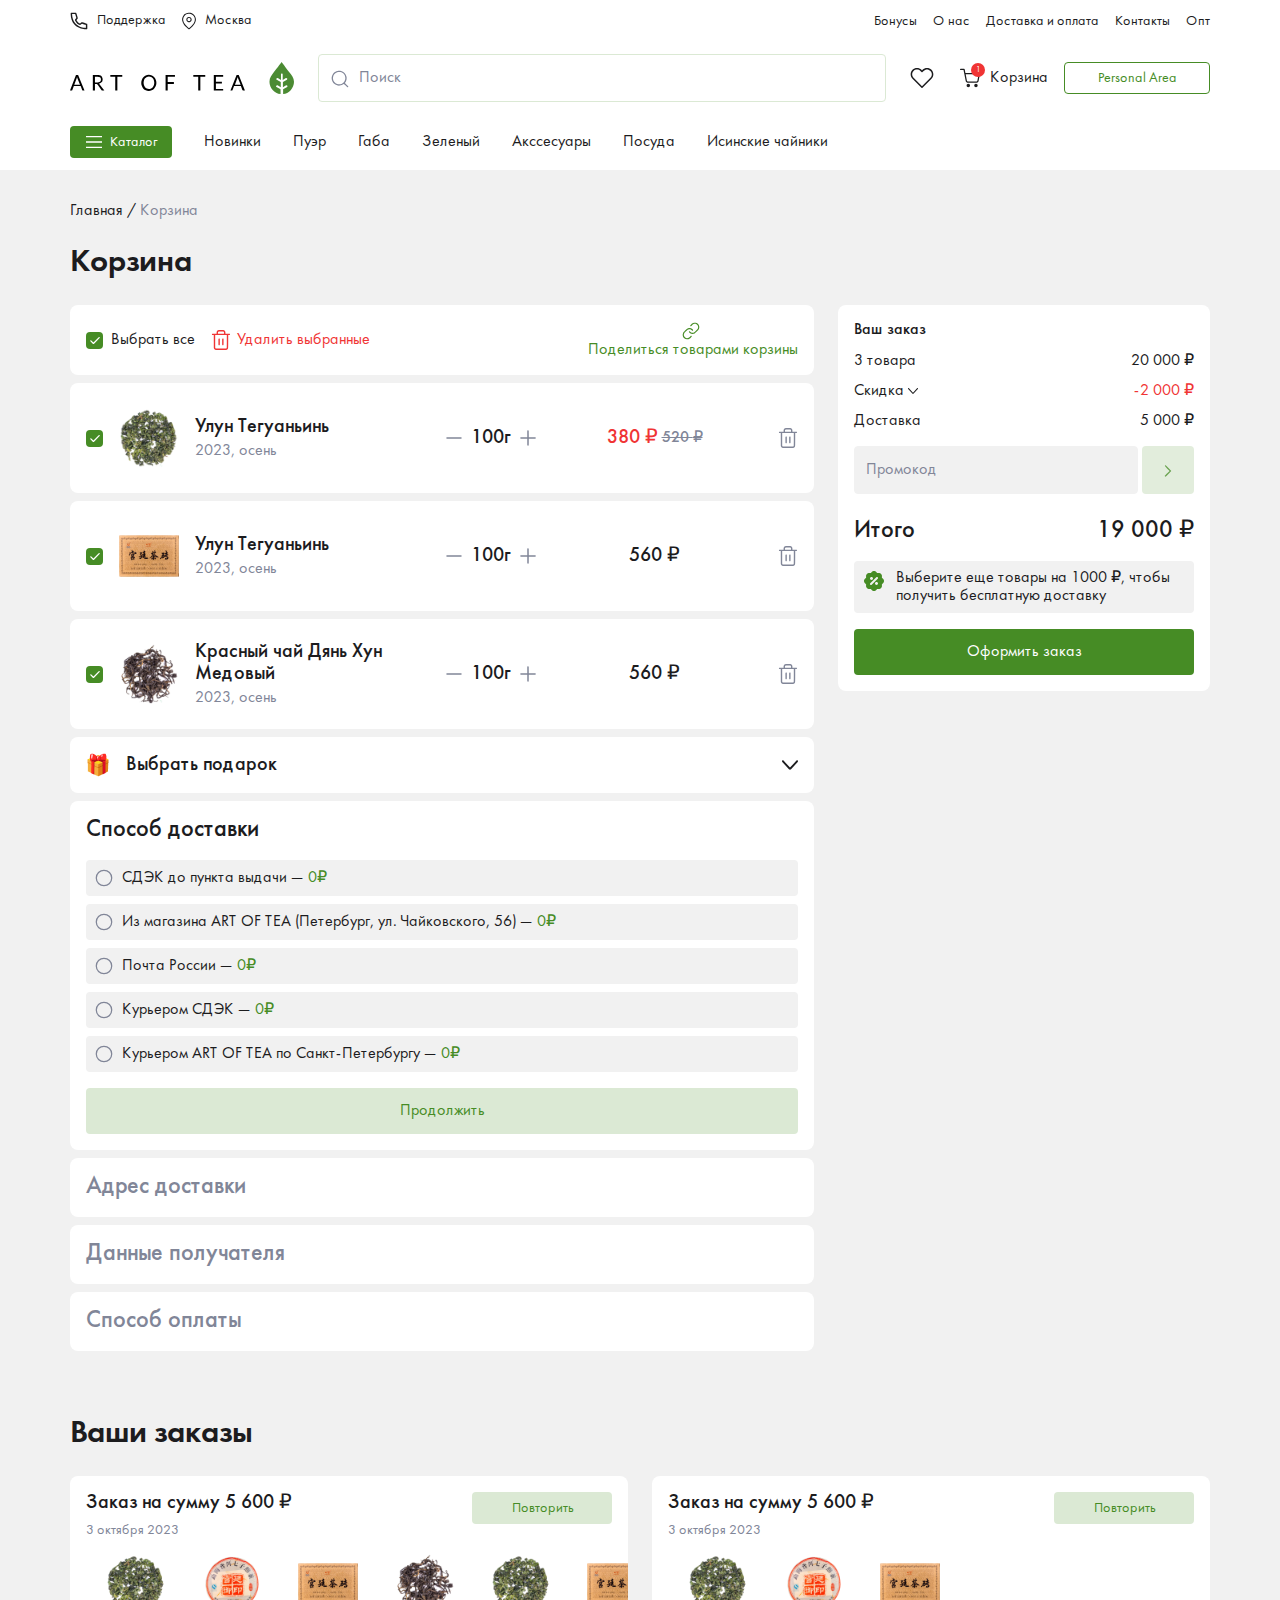
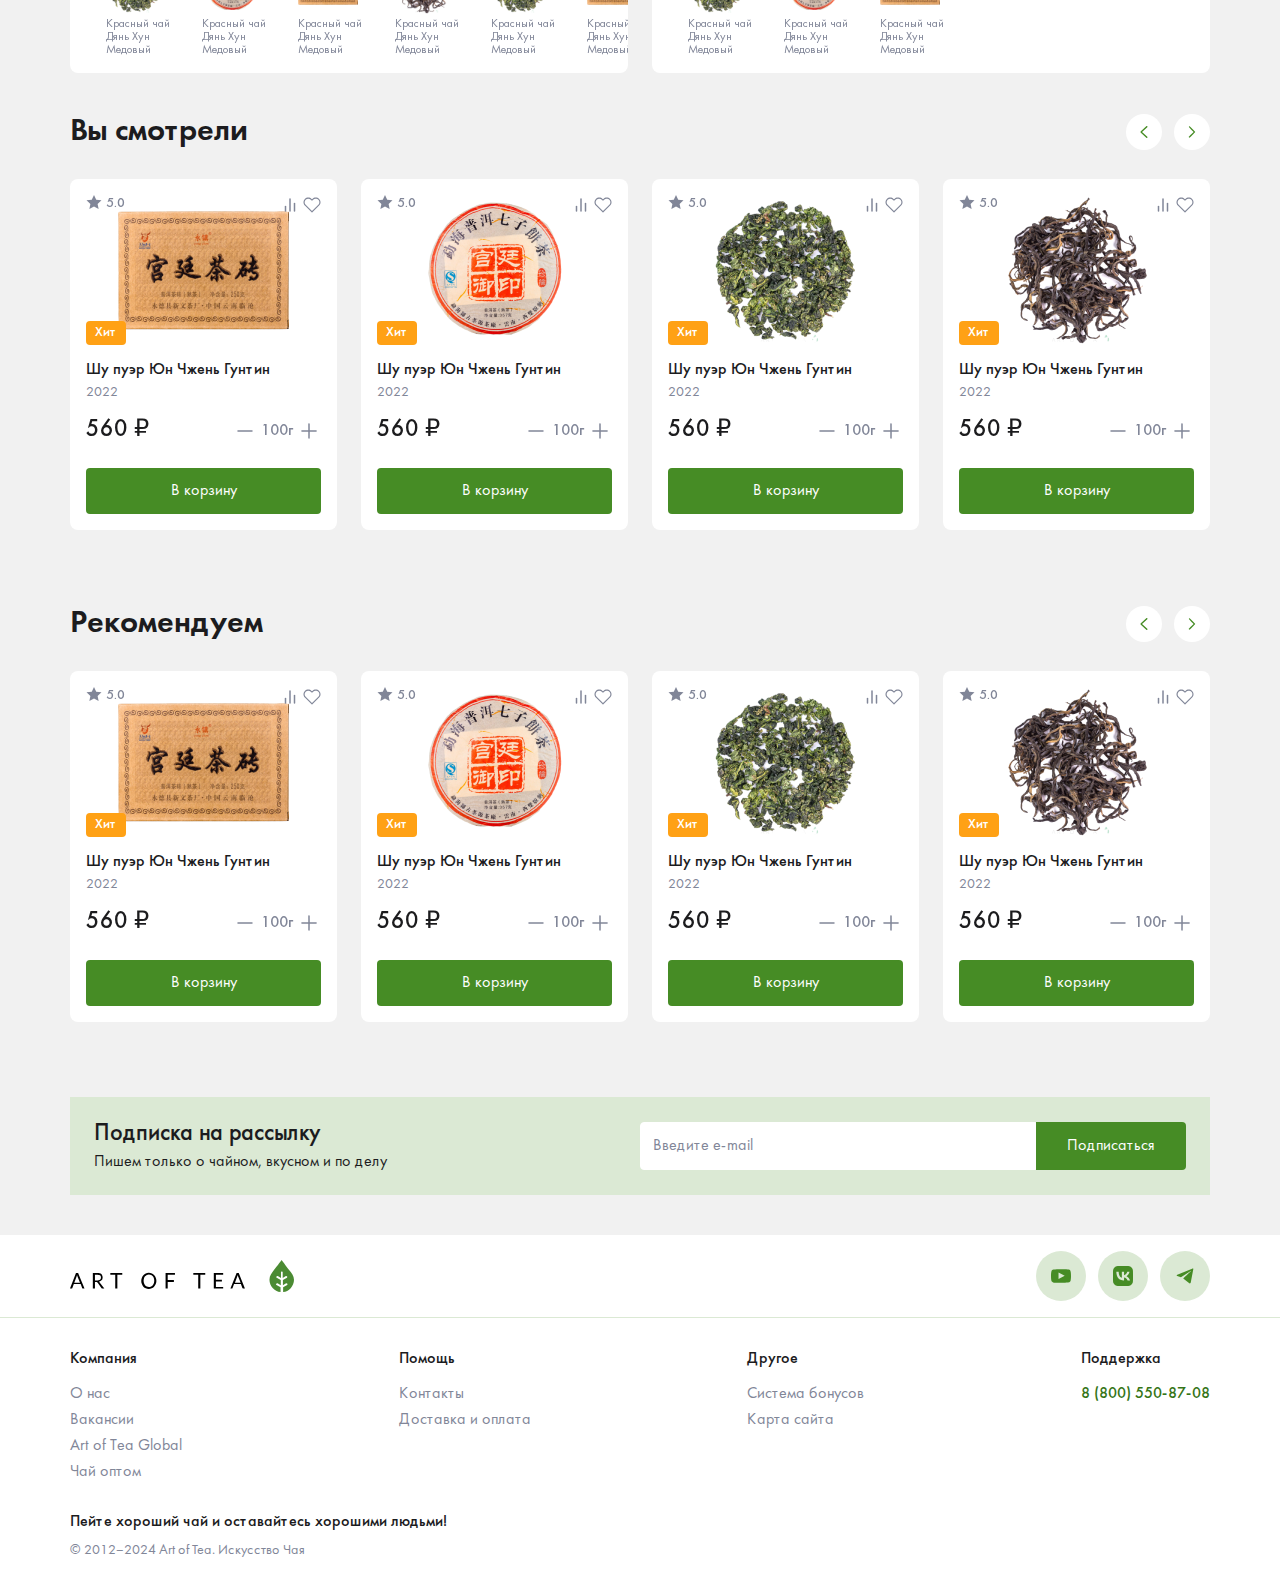
<file: basket.html>
<!DOCTYPE html>
<html lang="ru">
<head>
    <meta charset="UTF-8">
    <meta http-equiv="X-UA-Compatible" content="IE=edge">
    <meta name="viewport" content="width=device-width, initial-scale=1.0">
    <title>Корзина</title>
    <link rel="shortcut icon" href="assets/img/ico.ico" type="image/x-icon">
    <link rel="stylesheet" href="assets/css/plugin/bootstrap.css">
    <link rel="stylesheet" href="assets/css/plugin/swiper.css">
    <link rel="stylesheet" href="assets/css/plugin/video.css">
    <link rel="stylesheet" href="assets/css/main.css">
</head>
<body>
    <div class="d-none d-xl-block">
        <button class="scrollUp d-none">
            <svg width="16" height="10" viewBox="0 0 16 10" fill="none" xmlns="http://www.w3.org/2000/svg">
                <path fill-rule="evenodd" clip-rule="evenodd" d="M7.77797 0.827597C7.65575 0.863152 6.85575 1.63871 4.0813 4.41426C0.190193 8.30537 0.376861 8.09204 0.490194 8.51649C0.556861 8.76204 0.904638 9.10982 1.15019 9.17649C1.5713 9.28982 1.4013 9.43649 4.85575 5.98537L8.00019 2.84537L11.1446 5.98537C14.5991 9.43649 14.4291 9.28982 14.8502 9.17649C15.0957 9.10982 15.4435 8.76204 15.5102 8.51649C15.6235 8.09315 15.8024 8.29871 11.9857 4.47537C10.0746 2.56093 8.4513 0.957597 8.37797 0.912042C8.28877 0.85836 8.18966 0.823215 8.08657 0.808706C7.98348 0.794196 7.87852 0.800621 7.77797 0.827597" fill="#468C25"/>
            </svg>
        </button>
    </div>

    <header class="header">
        <div class="header-top d-none d-md-block">
            <div class="container">
                <div class="row g-0">
                    <div class="col-12 d-flex align-items-center justify-content-between">
                        <div class="d-flex align-items-center">
                            <a href="tel:+88005508708" class="header-top__link d-flex align-items-center">
                                <svg width="18" height="18" viewBox="0 0 18 18" fill="none" xmlns="http://www.w3.org/2000/svg">
                                    <path fill-rule="evenodd" clip-rule="evenodd" d="M1.06217 0.732647C0.977115 0.773446 0.901061 0.830823 0.838475 0.901412C0.77589 0.972001 0.728034 1.05438 0.697715 1.14371C0.664159 1.25743 0.658566 1.52588 0.677208 2.15133C0.739661 4.23183 1.03608 5.98888 1.62051 7.7394C2.33732 9.887 3.35612 11.548 4.8326 12.9779C6.9364 15.0155 9.97605 16.4706 13.3224 17.042C14.1594 17.1846 14.8296 17.2554 15.8046 17.3039C16.4916 17.3374 16.6267 17.3356 16.7982 17.2852C16.9248 17.2475 17.0386 17.1757 17.1272 17.0778C17.2158 16.9798 17.2758 16.8594 17.3007 16.7297C17.3295 16.5973 17.3389 15.8572 17.3305 14.3388C17.3174 11.9712 17.3258 12.071 17.118 11.8463C16.9716 11.6888 16.8989 11.6608 16.088 11.4511C14.8555 11.1377 13.637 10.7717 12.4359 10.354C11.9204 10.1704 11.7788 10.1508 11.5793 10.2338C11.5103 10.2626 11.0871 10.5619 10.6388 10.8984C10.1904 11.2339 9.80547 11.5201 9.78403 11.5341C9.72251 11.5704 9.31051 11.3626 8.89199 11.0848C8.07638 10.5423 7.03707 9.30629 6.55796 8.30986L6.47407 8.13555L7.08088 7.32647C7.7082 6.49036 7.79209 6.3524 7.79209 6.1492C7.79209 5.86863 7.16011 3.66603 6.55516 1.83535C6.35569 1.2332 6.26434 1.00856 6.17859 0.910682C5.96047 0.661806 6.09469 0.673924 3.51552 0.673924C1.46951 0.673924 1.16005 0.68138 1.06217 0.732647ZM5.38255 2.84576C5.73863 3.95872 5.90454 4.50774 6.11427 5.28233L6.30256 5.97676L5.67244 6.82126C5.3257 7.28546 5.02555 7.69839 5.00598 7.7394C4.87362 8.00785 4.93793 8.25393 5.34713 9.04903C5.83557 9.99513 6.32306 10.6569 7.11816 11.4511C7.53202 11.865 7.76412 12.0626 8.09037 12.2788C9.0374 12.9071 9.84928 13.1625 10.2529 12.9583C10.3042 12.9322 10.704 12.6405 11.1403 12.3105C11.5774 11.9805 11.9531 11.7102 11.9754 11.7102C11.9978 11.7102 12.3362 11.8174 12.7286 11.9489C13.5004 12.2071 14.6982 12.5659 15.4262 12.7561L15.8829 12.8754V15.8908L15.5753 15.8684C13.0418 15.6792 10.9874 15.146 9.03088 14.1701C5.76845 12.5435 3.76532 10.1322 2.76143 6.62365C2.42047 5.39212 2.21358 4.12734 2.14437 2.85136C2.13589 2.64414 2.12252 2.43715 2.10429 2.23057L2.08658 2.09075H5.1402L5.38255 2.84576Z" fill="#1C1C1E"/>
                                </svg>
                                <span>Поддержка</span>
                            </a>
                            <a href="#" class="header-top__link d-flex align-items-center">
                                <svg width="14" height="18" viewBox="0 0 14 18" fill="none" xmlns="http://www.w3.org/2000/svg">
                                    <path fill-rule="evenodd" clip-rule="evenodd" d="M6.53201 0.678626C5.20148 0.761651 3.91282 1.2449 2.80228 2.07728C2.44676 2.34338 1.76056 3.031 1.49729 3.38297C0.792351 4.31452 0.330894 5.40718 0.154704 6.56204C0.0823237 7.01619 0.0681314 7.94295 0.127029 8.37014C0.319335 9.75459 0.900509 11.1461 1.85281 12.5051C2.44037 13.3424 2.99813 13.9974 3.83263 14.8283C4.57972 15.5812 5.38243 16.2767 6.23397 16.9089C6.67038 17.2332 6.78605 17.3035 6.91449 17.3255C7.10963 17.3581 7.22814 17.2992 7.75751 16.9047C8.63472 16.2604 9.45928 15.5473 10.2234 14.7723C12.3693 12.6278 13.5792 10.5047 13.873 8.37014C13.9269 7.97985 13.9198 7.07083 13.8595 6.65287C13.5189 4.29482 12.0663 2.31854 9.93319 1.31231C9.47325 1.10553 8.99503 0.942087 8.50474 0.824097C7.85626 0.690218 7.19311 0.641317 6.53201 0.678626ZM7.93704 1.79769C8.92145 1.95865 9.84844 2.36833 10.6302 2.98788C11.4119 3.60743 12.0225 4.41634 12.4041 5.33795C12.9505 6.64222 12.9895 8.14093 12.5119 9.5339C12.094 10.7559 11.2815 12.0552 10.1326 13.3417C9.39104 14.1727 7.98246 15.4528 7.19053 16.0169L6.99822 16.1539L6.67961 15.9126C5.46475 14.9894 4.15267 13.7206 3.26281 12.6087C2.06286 11.1085 1.3795 9.67086 1.19358 8.2566C1.13823 7.83296 1.15171 7.06303 1.22338 6.63868C1.3892 5.62972 1.81544 4.6815 2.45998 3.88774C3.10452 3.09398 3.94505 2.48216 4.89848 2.11276C5.23199 1.98148 5.82594 1.82891 6.16301 1.78775C6.30351 1.77072 6.4504 1.75085 6.48943 1.74447C6.65193 1.71679 7.68158 1.7544 7.93704 1.79769ZM6.75908 4.92496C6.09921 4.98627 5.48614 5.29224 5.04045 5.78271C4.59476 6.27318 4.3487 6.91265 4.35065 7.57537C4.35065 8.8399 5.20077 9.89368 6.44685 10.1747C6.77044 10.2478 7.27639 10.2421 7.60707 10.1619C8.19818 10.0186 8.75239 9.66163 9.1072 9.194C9.2995 8.94067 9.51239 8.4929 9.5869 8.18564C9.67205 7.83083 9.67276 7.31991 9.5869 6.96865C9.45514 6.40703 9.14375 5.90373 8.69999 5.53515C8.25624 5.16657 7.70434 4.95283 7.12808 4.92638C7.0052 4.91914 6.88202 4.91867 6.75908 4.92496ZM7.34665 6.01705C7.7859 6.10788 8.23437 6.46056 8.42739 6.86788C8.73181 7.50795 8.61544 8.2055 8.12296 8.69798C7.9785 8.84946 7.80408 8.96921 7.6108 9.0496C7.41753 9.12999 7.20963 9.16926 7.00035 9.1649C6.79107 9.16926 6.58318 9.12999 6.3899 9.0496C6.19663 8.96921 6.02221 8.84946 5.87774 8.69798C5.72626 8.55351 5.60651 8.37909 5.52612 8.18582C5.44573 7.99254 5.40647 7.78465 5.41082 7.57537C5.41082 7.30855 5.45481 7.11767 5.57332 6.86788C5.75995 6.47405 6.1843 6.12988 6.61078 6.02628C6.79811 5.98086 7.1515 5.97661 7.34665 6.01705Z" fill="#1C1C1E"/>
                                </svg>
                                <span>Москва</span>
                            </a>
                        </div>
                        <ul class="header-top-nav d-flex">
                            <li><a href="#">Бонусы</a></li>
                            <li><a href="#">О нас</a></li>
                            <li><a href="#">Доставка и оплата</a></li>
                            <li><a href="#">Контакты</a></li>
                            <li><a href="#">Опт</a></li>
                        </ul>
                    </div>
                </div>
            </div>
        </div>
        <div class="header-middle d-none d-md-block">
            <div class="container">
                <div class="row g-0">
                    <div class="col-12 d-flex align-items-center justify-content-between">
                        <a href="./index.html" class="header-logo">
                            <img src="assets/img/svg/logo.svg" alt="" class="logo">
                        </a>
                        <div class="header-search">
                            <div class="search">
                                <input type="text" class="search__inp" placeholder="Поиск">
                                <svg width="20" height="18" viewBox="0 0 20 18" fill="none" xmlns="http://www.w3.org/2000/svg">
                                    <path fill-rule="evenodd" clip-rule="evenodd" d="M8.48717 0.685308C7.04739 0.81978 5.73779 1.3354 4.54895 2.23473C4.21663 2.48654 3.55283 3.14092 3.28475 3.48181C2.46421 4.52589 1.95459 5.70359 1.73276 7.07229C1.64711 7.59561 1.64711 8.70736 1.73276 9.23069C2.03253 11.0747 2.90189 12.6499 4.26973 13.8276C5.76948 15.1183 7.79169 15.7847 9.71369 15.6211C11.18 15.4969 12.5753 14.9659 13.6845 14.1102C13.8292 13.9989 13.9603 13.9072 13.9757 13.9072C13.9911 13.9072 14.7508 14.655 15.6647 15.5688C17.4582 17.3632 17.4548 17.3607 17.7717 17.3247C17.8674 17.313 17.9592 17.2797 18.0402 17.2273C18.1212 17.1749 18.1892 17.1049 18.2392 17.0224C18.2891 16.94 18.3197 16.8472 18.3287 16.7512C18.3376 16.6552 18.3247 16.5584 18.2908 16.4682C18.2462 16.3525 17.8882 15.9765 16.5589 14.6472L14.8827 12.9711L15.0643 12.7458C15.824 11.8019 16.3679 10.524 16.5743 9.19643C16.6548 8.68338 16.6548 7.62302 16.5752 7.10655C16.2403 4.9293 15.0883 3.1058 13.2896 1.90669C12.3649 1.29049 11.3134 0.890049 10.213 0.734986C9.6405 0.665454 9.06277 0.648824 8.48717 0.685308ZM10.4083 2.066C11.7667 2.35464 13.0078 3.09038 13.8695 4.11734C14.5583 4.92936 15.0278 5.90422 15.2332 6.94908C15.4386 7.99393 15.3731 9.07398 15.0429 10.0863C14.899 10.5326 14.4896 11.3428 14.2104 11.7317C13.5271 12.6889 12.5887 13.435 11.5021 13.8849C10.1235 14.4517 8.58674 14.5019 7.17415 14.0263C4.94466 13.2811 3.34642 11.3591 3.00296 9.00799C2.91902 8.43413 2.95071 7.43031 3.06891 6.87872C3.53485 4.71603 5.10054 2.94906 7.16216 2.25871C7.88505 2.01718 8.35784 1.95208 9.27516 1.96664C9.88842 1.97607 10.0554 1.99063 10.4083 2.066Z" fill="#818698"/>
                                </svg>
                            </div>
                        </div>
                        <div class="d-flex align-items-center">
                            <a href="#" class="favorites-link">
                                <svg width="24" height="24" viewBox="0 0 24 24" fill="none" xmlns="http://www.w3.org/2000/svg">
                                    <path fill-rule="evenodd" clip-rule="evenodd" d="M14.5921 2.4825C15.3609 2.16396 16.1849 2 17.017 2C17.8492 2 18.6732 2.16396 19.442 2.4825C20.2108 2.80105 20.9093 3.26794 21.4976 3.85651C22.086 4.44475 22.5528 5.14316 22.8713 5.91183C23.1899 6.68061 23.3538 7.50463 23.3538 8.33679C23.3538 9.16896 23.1899 9.99298 22.8713 10.7618C22.5528 11.5305 22.086 12.2289 21.4975 12.8172C21.4974 12.8172 21.4975 12.8172 21.4975 12.8172L12.5373 21.7773C12.2404 22.0742 11.7591 22.0742 11.4622 21.7773L2.50209 12.8172C1.31381 11.6289 0.64624 10.0173 0.64624 8.33679C0.64624 6.65632 1.31381 5.04467 2.50209 3.85639C3.69036 2.66811 5.30201 2.00054 6.98249 2.00054C8.66297 2.00054 10.2746 2.66811 11.4629 3.85639L11.9998 4.39326L12.5365 3.85651C13.1248 3.26795 13.8233 2.80105 14.5921 2.4825ZM17.017 3.52039C16.3846 3.52039 15.7583 3.64499 15.1741 3.88709C14.5898 4.12918 14.0589 4.48402 13.6118 4.93134L12.5373 6.00587C12.2404 6.30274 11.7591 6.30274 11.4622 6.00587L10.3878 4.93146C9.48467 4.02831 8.25974 3.52093 6.98249 3.52093C5.70525 3.52093 4.48031 4.02831 3.57716 4.93146C2.67401 5.83461 2.16663 7.05955 2.16663 8.33679C2.16663 9.61404 2.67401 10.839 3.57716 11.7421L11.9998 20.1647L20.4224 11.7421C20.8697 11.295 21.2247 10.764 21.4667 10.1798C21.7088 9.59549 21.8335 8.96924 21.8335 8.33679C21.8335 7.70435 21.7088 7.0781 21.4667 6.49382C21.2247 5.90954 20.8698 5.37869 20.4225 4.93159C19.9754 4.48428 19.4443 4.12918 18.86 3.88709C18.2757 3.64499 17.6495 3.52039 17.017 3.52039Z" fill="#1C1C1E"/>
                                </svg>
                            </a>
                            <div class="shopping-cart position-relative">
                                <div class="shopping-cart__btn d-flex align-items-center">
                                    <div class="position-relative">
                                        <svg width="24" height="24" viewBox="0 0 24 24" fill="none" xmlns="http://www.w3.org/2000/svg">
                                            <path fill-rule="evenodd" clip-rule="evenodd" d="M2 3.38293C2 3.0304 2.28578 2.74463 2.6383 2.74463H6.04255C6.34678 2.74463 6.60873 2.95934 6.66844 3.25766L7.41745 6.99995H21.3617C21.5519 6.99995 21.7322 7.08479 21.8535 7.23136C21.9748 7.37793 22.0243 7.57095 21.9887 7.75781L20.6261 14.903C20.5191 15.4418 20.226 15.9257 19.7981 16.2702C19.3719 16.6132 18.8391 16.7961 18.2922 16.7872H10.0312C9.4843 16.7961 8.95148 16.6132 8.52531 16.2702C8.09764 15.9259 7.80462 15.4422 7.69749 14.9038L6.27451 7.79423C6.26955 7.77446 6.2655 7.75432 6.26243 7.73386L5.51935 4.02122H2.6383C2.28578 4.02122 2 3.73545 2 3.38293ZM7.67296 8.27654L8.94947 14.6543C8.99811 14.8992 9.13134 15.1192 9.32582 15.2758C9.52031 15.4323 9.76367 15.5155 10.0133 15.5107L10.0255 15.5106H18.2979L18.3101 15.5107C18.5597 15.5155 18.8031 15.4323 18.9976 15.2758C19.1915 15.1196 19.3245 14.9004 19.3735 14.6564L19.3739 14.6543L20.5902 8.27654H7.67296Z" fill="#1C1C1E"/>
                                            <path d="M19.6595 19.5531C19.6595 20.4932 18.8975 21.2553 17.9574 21.2553C17.0174 21.2553 16.2553 20.4932 16.2553 19.5531C16.2553 18.6131 17.0174 17.851 17.9574 17.851C18.8975 17.851 19.6595 18.6131 19.6595 19.5531Z" fill="#1C1C1E"/>
                                            <path d="M10.2978 21.2553C11.2379 21.2553 12 20.4932 12 19.5531C12 18.6131 11.2379 17.851 10.2978 17.851C9.35778 17.851 8.59571 18.6131 8.59571 19.5531C8.59571 20.4932 9.35778 21.2553 10.2978 21.2553Z" fill="#1C1C1E"/>
                                        </svg>
                                        <span class="count">1</span>
                                    </div>
                                    <span class="d-none d-lg-block">Корзина</span>
                                </div>
                                <div class="shopping-cart-box position-absolute">
                                    <h6 class="shopping-cart__title">Товары в корзине</h6>
                                    <div class="shopping-products">
                                        <div class="shopping-product d-flex align-items-center justify-content-between">
                                            <div class="d-flex align-items-center">
                                                <img src="assets/img/png/b3.png" alt="" class="product-img">
                                                <div class="d-flex flex-column">
                                                    <a href="#" class="product-name">Улун Тегуаньинь</a>
                                                    <span class="product-weight">100г</span>
                                                </div>
                                            </div>
                                            <div class="d-flex align-items-center">
                                                <span class="product-price">500 ₽ </span>
                                                <button class="shopping-product__remove">
                                                    <svg width="20" height="20" viewBox="0 0 20 20" fill="none" xmlns="http://www.w3.org/2000/svg">
                                                        <path fill-rule="evenodd" clip-rule="evenodd" d="M7.80299 0.0262405C6.82586 0.157454 6.03114 0.823758 5.70543 1.78134C5.61609 2.04376 5.56956 2.51278 5.56956 3.14V3.70673L3.51296 3.7179C1.57174 3.7272 1.44797 3.73186 1.31211 3.79979C1.21762 3.85239 1.13529 3.92434 1.07051 4.01093C1.00572 4.09753 0.959938 4.19681 0.936147 4.30231C0.880312 4.62802 1.10924 4.99653 1.42006 5.08215C1.50102 5.10541 1.83975 5.12402 2.17197 5.12402H2.77593L2.78803 11.48C2.80012 18.2696 2.79082 17.928 2.98996 18.4129C3.14916 18.7987 3.39998 19.1399 3.72071 19.4069C4.04144 19.674 4.42242 19.8589 4.83067 19.9456C5.17779 20.0181 14.8206 20.0181 15.1677 19.9456C15.5755 19.8579 15.9561 19.6727 16.2766 19.4057C16.5972 19.1388 16.8483 18.7981 17.0084 18.4129C17.2075 17.928 17.1982 18.2696 17.2103 11.48L17.2224 5.12402H17.8264C18.1586 5.12402 18.4973 5.10541 18.5783 5.08215C18.7756 5.02817 18.9887 4.80948 19.0436 4.60661C19.1264 4.29859 19.0157 4.0129 18.7421 3.83236L18.5848 3.72814L16.5115 3.71697L14.439 3.70673L14.4176 2.93527C14.3953 2.11449 14.373 1.96839 14.2166 1.58777C13.9049 0.82748 13.2544 0.273778 12.4187 0.0560195C12.214 0.00297574 8.17243 -0.0230809 7.80299 0.0262405ZM12.2884 1.47889C12.5658 1.58312 12.8328 1.8502 12.9371 2.12752C13.005 2.30991 13.0143 2.41693 13.0143 3.02275V3.70952H6.98406V3.02275C6.98406 2.19638 7.02687 2.0326 7.32094 1.73853C7.6634 1.39607 7.58616 1.40538 9.98801 1.40352C12.0214 1.40166 12.0865 1.40352 12.2884 1.47889ZM15.8061 11.3944C15.8061 17.661 15.8061 17.6656 15.7288 17.8731C15.669 18.0187 15.5808 18.151 15.4695 18.2624C15.3581 18.3737 15.2258 18.4619 15.0802 18.5218C14.8736 18.599 14.8485 18.599 9.99918 18.599C5.14987 18.599 5.12474 18.599 4.91815 18.5218C4.77253 18.4619 4.64023 18.3737 4.5289 18.2624C4.41757 18.151 4.32941 18.0187 4.26953 17.8731C4.19229 17.6656 4.19229 17.661 4.19229 11.3944V5.12402H15.8061V11.3944ZM7.95839 8.40715C7.72668 8.45833 7.52567 8.67051 7.47169 8.91898C7.41493 9.18606 7.41493 14.537 7.47169 14.804C7.62431 15.5159 8.65727 15.5085 8.80616 14.7938C8.83501 14.6533 8.84432 13.7413 8.83687 11.748L8.82664 8.90223L8.74381 8.74682C8.6247 8.52534 8.49907 8.44437 8.17522 8.38202C8.10216 8.38086 8.02926 8.38931 7.95839 8.40715ZM11.6808 8.40715C11.449 8.45833 11.248 8.67051 11.1941 8.91898C11.1373 9.18606 11.1373 14.537 11.1941 14.804C11.3467 15.5159 12.3796 15.5085 12.5285 14.7938C12.5574 14.6533 12.5667 13.7413 12.5592 11.748L12.549 8.90223L12.4662 8.74682C12.3471 8.52534 12.2214 8.44437 11.8976 8.38202C11.8245 8.38086 11.7516 8.38931 11.6808 8.40715Z" fill="#818698"/>
                                                    </svg>
                                                </button>
                                            </div>
                                        </div>
                                        <div class="shopping-product d-flex align-items-center justify-content-between">
                                            <div class="d-flex align-items-center">
                                                <img src="assets/img/png/b3.png" alt="" class="product-img">
                                                <div class="d-flex flex-column">
                                                    <a href="#" class="product-name">Улун Тегуаньинь</a>
                                                    <span class="product-weight">100г</span>
                                                </div>
                                            </div>
                                            <div class="d-flex align-items-center">
                                                <span class="product-price">500 ₽ </span>
                                                <button class="shopping-product__remove">
                                                    <svg width="20" height="20" viewBox="0 0 20 20" fill="none" xmlns="http://www.w3.org/2000/svg">
                                                        <path fill-rule="evenodd" clip-rule="evenodd" d="M7.80299 0.0262405C6.82586 0.157454 6.03114 0.823758 5.70543 1.78134C5.61609 2.04376 5.56956 2.51278 5.56956 3.14V3.70673L3.51296 3.7179C1.57174 3.7272 1.44797 3.73186 1.31211 3.79979C1.21762 3.85239 1.13529 3.92434 1.07051 4.01093C1.00572 4.09753 0.959938 4.19681 0.936147 4.30231C0.880312 4.62802 1.10924 4.99653 1.42006 5.08215C1.50102 5.10541 1.83975 5.12402 2.17197 5.12402H2.77593L2.78803 11.48C2.80012 18.2696 2.79082 17.928 2.98996 18.4129C3.14916 18.7987 3.39998 19.1399 3.72071 19.4069C4.04144 19.674 4.42242 19.8589 4.83067 19.9456C5.17779 20.0181 14.8206 20.0181 15.1677 19.9456C15.5755 19.8579 15.9561 19.6727 16.2766 19.4057C16.5972 19.1388 16.8483 18.7981 17.0084 18.4129C17.2075 17.928 17.1982 18.2696 17.2103 11.48L17.2224 5.12402H17.8264C18.1586 5.12402 18.4973 5.10541 18.5783 5.08215C18.7756 5.02817 18.9887 4.80948 19.0436 4.60661C19.1264 4.29859 19.0157 4.0129 18.7421 3.83236L18.5848 3.72814L16.5115 3.71697L14.439 3.70673L14.4176 2.93527C14.3953 2.11449 14.373 1.96839 14.2166 1.58777C13.9049 0.82748 13.2544 0.273778 12.4187 0.0560195C12.214 0.00297574 8.17243 -0.0230809 7.80299 0.0262405ZM12.2884 1.47889C12.5658 1.58312 12.8328 1.8502 12.9371 2.12752C13.005 2.30991 13.0143 2.41693 13.0143 3.02275V3.70952H6.98406V3.02275C6.98406 2.19638 7.02687 2.0326 7.32094 1.73853C7.6634 1.39607 7.58616 1.40538 9.98801 1.40352C12.0214 1.40166 12.0865 1.40352 12.2884 1.47889ZM15.8061 11.3944C15.8061 17.661 15.8061 17.6656 15.7288 17.8731C15.669 18.0187 15.5808 18.151 15.4695 18.2624C15.3581 18.3737 15.2258 18.4619 15.0802 18.5218C14.8736 18.599 14.8485 18.599 9.99918 18.599C5.14987 18.599 5.12474 18.599 4.91815 18.5218C4.77253 18.4619 4.64023 18.3737 4.5289 18.2624C4.41757 18.151 4.32941 18.0187 4.26953 17.8731C4.19229 17.6656 4.19229 17.661 4.19229 11.3944V5.12402H15.8061V11.3944ZM7.95839 8.40715C7.72668 8.45833 7.52567 8.67051 7.47169 8.91898C7.41493 9.18606 7.41493 14.537 7.47169 14.804C7.62431 15.5159 8.65727 15.5085 8.80616 14.7938C8.83501 14.6533 8.84432 13.7413 8.83687 11.748L8.82664 8.90223L8.74381 8.74682C8.6247 8.52534 8.49907 8.44437 8.17522 8.38202C8.10216 8.38086 8.02926 8.38931 7.95839 8.40715ZM11.6808 8.40715C11.449 8.45833 11.248 8.67051 11.1941 8.91898C11.1373 9.18606 11.1373 14.537 11.1941 14.804C11.3467 15.5159 12.3796 15.5085 12.5285 14.7938C12.5574 14.6533 12.5667 13.7413 12.5592 11.748L12.549 8.90223L12.4662 8.74682C12.3471 8.52534 12.2214 8.44437 11.8976 8.38202C11.8245 8.38086 11.7516 8.38931 11.6808 8.40715Z" fill="#818698"/>
                                                    </svg>
                                                </button>
                                            </div>
                                        </div>
                                        <div class="shopping-product d-flex align-items-center justify-content-between">
                                            <div class="d-flex align-items-center">
                                                <img src="assets/img/png/b3.png" alt="" class="product-img">
                                                <div class="d-flex flex-column">
                                                    <a href="#" class="product-name">Улун Тегуаньинь</a>
                                                    <span class="product-weight">100г</span>
                                                </div>
                                            </div>
                                            <div class="d-flex align-items-center">
                                                <span class="product-price">500 ₽ </span>
                                                <button class="shopping-product__remove">
                                                    <svg width="20" height="20" viewBox="0 0 20 20" fill="none" xmlns="http://www.w3.org/2000/svg">
                                                        <path fill-rule="evenodd" clip-rule="evenodd" d="M7.80299 0.0262405C6.82586 0.157454 6.03114 0.823758 5.70543 1.78134C5.61609 2.04376 5.56956 2.51278 5.56956 3.14V3.70673L3.51296 3.7179C1.57174 3.7272 1.44797 3.73186 1.31211 3.79979C1.21762 3.85239 1.13529 3.92434 1.07051 4.01093C1.00572 4.09753 0.959938 4.19681 0.936147 4.30231C0.880312 4.62802 1.10924 4.99653 1.42006 5.08215C1.50102 5.10541 1.83975 5.12402 2.17197 5.12402H2.77593L2.78803 11.48C2.80012 18.2696 2.79082 17.928 2.98996 18.4129C3.14916 18.7987 3.39998 19.1399 3.72071 19.4069C4.04144 19.674 4.42242 19.8589 4.83067 19.9456C5.17779 20.0181 14.8206 20.0181 15.1677 19.9456C15.5755 19.8579 15.9561 19.6727 16.2766 19.4057C16.5972 19.1388 16.8483 18.7981 17.0084 18.4129C17.2075 17.928 17.1982 18.2696 17.2103 11.48L17.2224 5.12402H17.8264C18.1586 5.12402 18.4973 5.10541 18.5783 5.08215C18.7756 5.02817 18.9887 4.80948 19.0436 4.60661C19.1264 4.29859 19.0157 4.0129 18.7421 3.83236L18.5848 3.72814L16.5115 3.71697L14.439 3.70673L14.4176 2.93527C14.3953 2.11449 14.373 1.96839 14.2166 1.58777C13.9049 0.82748 13.2544 0.273778 12.4187 0.0560195C12.214 0.00297574 8.17243 -0.0230809 7.80299 0.0262405ZM12.2884 1.47889C12.5658 1.58312 12.8328 1.8502 12.9371 2.12752C13.005 2.30991 13.0143 2.41693 13.0143 3.02275V3.70952H6.98406V3.02275C6.98406 2.19638 7.02687 2.0326 7.32094 1.73853C7.6634 1.39607 7.58616 1.40538 9.98801 1.40352C12.0214 1.40166 12.0865 1.40352 12.2884 1.47889ZM15.8061 11.3944C15.8061 17.661 15.8061 17.6656 15.7288 17.8731C15.669 18.0187 15.5808 18.151 15.4695 18.2624C15.3581 18.3737 15.2258 18.4619 15.0802 18.5218C14.8736 18.599 14.8485 18.599 9.99918 18.599C5.14987 18.599 5.12474 18.599 4.91815 18.5218C4.77253 18.4619 4.64023 18.3737 4.5289 18.2624C4.41757 18.151 4.32941 18.0187 4.26953 17.8731C4.19229 17.6656 4.19229 17.661 4.19229 11.3944V5.12402H15.8061V11.3944ZM7.95839 8.40715C7.72668 8.45833 7.52567 8.67051 7.47169 8.91898C7.41493 9.18606 7.41493 14.537 7.47169 14.804C7.62431 15.5159 8.65727 15.5085 8.80616 14.7938C8.83501 14.6533 8.84432 13.7413 8.83687 11.748L8.82664 8.90223L8.74381 8.74682C8.6247 8.52534 8.49907 8.44437 8.17522 8.38202C8.10216 8.38086 8.02926 8.38931 7.95839 8.40715ZM11.6808 8.40715C11.449 8.45833 11.248 8.67051 11.1941 8.91898C11.1373 9.18606 11.1373 14.537 11.1941 14.804C11.3467 15.5159 12.3796 15.5085 12.5285 14.7938C12.5574 14.6533 12.5667 13.7413 12.5592 11.748L12.549 8.90223L12.4662 8.74682C12.3471 8.52534 12.2214 8.44437 11.8976 8.38202C11.8245 8.38086 11.7516 8.38931 11.6808 8.40715Z" fill="#818698"/>
                                                    </svg>
                                                </button>
                                            </div>
                                        </div>
                                        <div class="shopping-product d-flex align-items-center justify-content-between">
                                            <div class="d-flex align-items-center">
                                                <img src="assets/img/png/b3.png" alt="" class="product-img">
                                                <div class="d-flex flex-column">
                                                    <a href="#" class="product-name">Улун Тегуаньинь</a>
                                                    <span class="product-weight">100г</span>
                                                </div>
                                            </div>
                                            <div class="d-flex align-items-center">
                                                <span class="product-price sale_price">500 ₽ </span>
                                                <button class="shopping-product__remove">
                                                    <svg width="20" height="20" viewBox="0 0 20 20" fill="none" xmlns="http://www.w3.org/2000/svg">
                                                        <path fill-rule="evenodd" clip-rule="evenodd" d="M7.80299 0.0262405C6.82586 0.157454 6.03114 0.823758 5.70543 1.78134C5.61609 2.04376 5.56956 2.51278 5.56956 3.14V3.70673L3.51296 3.7179C1.57174 3.7272 1.44797 3.73186 1.31211 3.79979C1.21762 3.85239 1.13529 3.92434 1.07051 4.01093C1.00572 4.09753 0.959938 4.19681 0.936147 4.30231C0.880312 4.62802 1.10924 4.99653 1.42006 5.08215C1.50102 5.10541 1.83975 5.12402 2.17197 5.12402H2.77593L2.78803 11.48C2.80012 18.2696 2.79082 17.928 2.98996 18.4129C3.14916 18.7987 3.39998 19.1399 3.72071 19.4069C4.04144 19.674 4.42242 19.8589 4.83067 19.9456C5.17779 20.0181 14.8206 20.0181 15.1677 19.9456C15.5755 19.8579 15.9561 19.6727 16.2766 19.4057C16.5972 19.1388 16.8483 18.7981 17.0084 18.4129C17.2075 17.928 17.1982 18.2696 17.2103 11.48L17.2224 5.12402H17.8264C18.1586 5.12402 18.4973 5.10541 18.5783 5.08215C18.7756 5.02817 18.9887 4.80948 19.0436 4.60661C19.1264 4.29859 19.0157 4.0129 18.7421 3.83236L18.5848 3.72814L16.5115 3.71697L14.439 3.70673L14.4176 2.93527C14.3953 2.11449 14.373 1.96839 14.2166 1.58777C13.9049 0.82748 13.2544 0.273778 12.4187 0.0560195C12.214 0.00297574 8.17243 -0.0230809 7.80299 0.0262405ZM12.2884 1.47889C12.5658 1.58312 12.8328 1.8502 12.9371 2.12752C13.005 2.30991 13.0143 2.41693 13.0143 3.02275V3.70952H6.98406V3.02275C6.98406 2.19638 7.02687 2.0326 7.32094 1.73853C7.6634 1.39607 7.58616 1.40538 9.98801 1.40352C12.0214 1.40166 12.0865 1.40352 12.2884 1.47889ZM15.8061 11.3944C15.8061 17.661 15.8061 17.6656 15.7288 17.8731C15.669 18.0187 15.5808 18.151 15.4695 18.2624C15.3581 18.3737 15.2258 18.4619 15.0802 18.5218C14.8736 18.599 14.8485 18.599 9.99918 18.599C5.14987 18.599 5.12474 18.599 4.91815 18.5218C4.77253 18.4619 4.64023 18.3737 4.5289 18.2624C4.41757 18.151 4.32941 18.0187 4.26953 17.8731C4.19229 17.6656 4.19229 17.661 4.19229 11.3944V5.12402H15.8061V11.3944ZM7.95839 8.40715C7.72668 8.45833 7.52567 8.67051 7.47169 8.91898C7.41493 9.18606 7.41493 14.537 7.47169 14.804C7.62431 15.5159 8.65727 15.5085 8.80616 14.7938C8.83501 14.6533 8.84432 13.7413 8.83687 11.748L8.82664 8.90223L8.74381 8.74682C8.6247 8.52534 8.49907 8.44437 8.17522 8.38202C8.10216 8.38086 8.02926 8.38931 7.95839 8.40715ZM11.6808 8.40715C11.449 8.45833 11.248 8.67051 11.1941 8.91898C11.1373 9.18606 11.1373 14.537 11.1941 14.804C11.3467 15.5159 12.3796 15.5085 12.5285 14.7938C12.5574 14.6533 12.5667 13.7413 12.5592 11.748L12.549 8.90223L12.4662 8.74682C12.3471 8.52534 12.2214 8.44437 11.8976 8.38202C11.8245 8.38086 11.7516 8.38931 11.6808 8.40715Z" fill="#818698"/>
                                                    </svg>
                                                </button>
                                            </div>
                                        </div>
                                        <div class="shopping-product d-flex align-items-center justify-content-between">
                                            <div class="d-flex align-items-center">
                                                <img src="assets/img/png/b3.png" alt="" class="product-img">
                                                <div class="d-flex flex-column">
                                                    <a href="#" class="product-name">Улун Тегуаньинь</a>
                                                    <span class="product-weight">100г</span>
                                                </div>
                                            </div>
                                            <div class="d-flex align-items-center">
                                                <span class="product-price sale_price">500 ₽ </span>
                                                <button class="shopping-product__remove">
                                                    <svg width="20" height="20" viewBox="0 0 20 20" fill="none" xmlns="http://www.w3.org/2000/svg">
                                                        <path fill-rule="evenodd" clip-rule="evenodd" d="M7.80299 0.0262405C6.82586 0.157454 6.03114 0.823758 5.70543 1.78134C5.61609 2.04376 5.56956 2.51278 5.56956 3.14V3.70673L3.51296 3.7179C1.57174 3.7272 1.44797 3.73186 1.31211 3.79979C1.21762 3.85239 1.13529 3.92434 1.07051 4.01093C1.00572 4.09753 0.959938 4.19681 0.936147 4.30231C0.880312 4.62802 1.10924 4.99653 1.42006 5.08215C1.50102 5.10541 1.83975 5.12402 2.17197 5.12402H2.77593L2.78803 11.48C2.80012 18.2696 2.79082 17.928 2.98996 18.4129C3.14916 18.7987 3.39998 19.1399 3.72071 19.4069C4.04144 19.674 4.42242 19.8589 4.83067 19.9456C5.17779 20.0181 14.8206 20.0181 15.1677 19.9456C15.5755 19.8579 15.9561 19.6727 16.2766 19.4057C16.5972 19.1388 16.8483 18.7981 17.0084 18.4129C17.2075 17.928 17.1982 18.2696 17.2103 11.48L17.2224 5.12402H17.8264C18.1586 5.12402 18.4973 5.10541 18.5783 5.08215C18.7756 5.02817 18.9887 4.80948 19.0436 4.60661C19.1264 4.29859 19.0157 4.0129 18.7421 3.83236L18.5848 3.72814L16.5115 3.71697L14.439 3.70673L14.4176 2.93527C14.3953 2.11449 14.373 1.96839 14.2166 1.58777C13.9049 0.82748 13.2544 0.273778 12.4187 0.0560195C12.214 0.00297574 8.17243 -0.0230809 7.80299 0.0262405ZM12.2884 1.47889C12.5658 1.58312 12.8328 1.8502 12.9371 2.12752C13.005 2.30991 13.0143 2.41693 13.0143 3.02275V3.70952H6.98406V3.02275C6.98406 2.19638 7.02687 2.0326 7.32094 1.73853C7.6634 1.39607 7.58616 1.40538 9.98801 1.40352C12.0214 1.40166 12.0865 1.40352 12.2884 1.47889ZM15.8061 11.3944C15.8061 17.661 15.8061 17.6656 15.7288 17.8731C15.669 18.0187 15.5808 18.151 15.4695 18.2624C15.3581 18.3737 15.2258 18.4619 15.0802 18.5218C14.8736 18.599 14.8485 18.599 9.99918 18.599C5.14987 18.599 5.12474 18.599 4.91815 18.5218C4.77253 18.4619 4.64023 18.3737 4.5289 18.2624C4.41757 18.151 4.32941 18.0187 4.26953 17.8731C4.19229 17.6656 4.19229 17.661 4.19229 11.3944V5.12402H15.8061V11.3944ZM7.95839 8.40715C7.72668 8.45833 7.52567 8.67051 7.47169 8.91898C7.41493 9.18606 7.41493 14.537 7.47169 14.804C7.62431 15.5159 8.65727 15.5085 8.80616 14.7938C8.83501 14.6533 8.84432 13.7413 8.83687 11.748L8.82664 8.90223L8.74381 8.74682C8.6247 8.52534 8.49907 8.44437 8.17522 8.38202C8.10216 8.38086 8.02926 8.38931 7.95839 8.40715ZM11.6808 8.40715C11.449 8.45833 11.248 8.67051 11.1941 8.91898C11.1373 9.18606 11.1373 14.537 11.1941 14.804C11.3467 15.5159 12.3796 15.5085 12.5285 14.7938C12.5574 14.6533 12.5667 13.7413 12.5592 11.748L12.549 8.90223L12.4662 8.74682C12.3471 8.52534 12.2214 8.44437 11.8976 8.38202C11.8245 8.38086 11.7516 8.38931 11.6808 8.40715Z" fill="#818698"/>
                                                    </svg>
                                                </button>
                                            </div>
                                        </div>
                                        <div class="shopping-product d-flex align-items-center justify-content-between">
                                            <div class="d-flex align-items-center">
                                                <img src="assets/img/png/b3.png" alt="" class="product-img">
                                                <div class="d-flex flex-column">
                                                    <a href="#" class="product-name">Улун Тегуаньинь</a>
                                                    <span class="product-weight">100г</span>
                                                </div>
                                            </div>
                                            <div class="d-flex align-items-center">
                                                <span class="product-price sale_price">500 ₽ </span>
                                                <button class="shopping-product__remove">
                                                    <svg width="20" height="20" viewBox="0 0 20 20" fill="none" xmlns="http://www.w3.org/2000/svg">
                                                        <path fill-rule="evenodd" clip-rule="evenodd" d="M7.80299 0.0262405C6.82586 0.157454 6.03114 0.823758 5.70543 1.78134C5.61609 2.04376 5.56956 2.51278 5.56956 3.14V3.70673L3.51296 3.7179C1.57174 3.7272 1.44797 3.73186 1.31211 3.79979C1.21762 3.85239 1.13529 3.92434 1.07051 4.01093C1.00572 4.09753 0.959938 4.19681 0.936147 4.30231C0.880312 4.62802 1.10924 4.99653 1.42006 5.08215C1.50102 5.10541 1.83975 5.12402 2.17197 5.12402H2.77593L2.78803 11.48C2.80012 18.2696 2.79082 17.928 2.98996 18.4129C3.14916 18.7987 3.39998 19.1399 3.72071 19.4069C4.04144 19.674 4.42242 19.8589 4.83067 19.9456C5.17779 20.0181 14.8206 20.0181 15.1677 19.9456C15.5755 19.8579 15.9561 19.6727 16.2766 19.4057C16.5972 19.1388 16.8483 18.7981 17.0084 18.4129C17.2075 17.928 17.1982 18.2696 17.2103 11.48L17.2224 5.12402H17.8264C18.1586 5.12402 18.4973 5.10541 18.5783 5.08215C18.7756 5.02817 18.9887 4.80948 19.0436 4.60661C19.1264 4.29859 19.0157 4.0129 18.7421 3.83236L18.5848 3.72814L16.5115 3.71697L14.439 3.70673L14.4176 2.93527C14.3953 2.11449 14.373 1.96839 14.2166 1.58777C13.9049 0.82748 13.2544 0.273778 12.4187 0.0560195C12.214 0.00297574 8.17243 -0.0230809 7.80299 0.0262405ZM12.2884 1.47889C12.5658 1.58312 12.8328 1.8502 12.9371 2.12752C13.005 2.30991 13.0143 2.41693 13.0143 3.02275V3.70952H6.98406V3.02275C6.98406 2.19638 7.02687 2.0326 7.32094 1.73853C7.6634 1.39607 7.58616 1.40538 9.98801 1.40352C12.0214 1.40166 12.0865 1.40352 12.2884 1.47889ZM15.8061 11.3944C15.8061 17.661 15.8061 17.6656 15.7288 17.8731C15.669 18.0187 15.5808 18.151 15.4695 18.2624C15.3581 18.3737 15.2258 18.4619 15.0802 18.5218C14.8736 18.599 14.8485 18.599 9.99918 18.599C5.14987 18.599 5.12474 18.599 4.91815 18.5218C4.77253 18.4619 4.64023 18.3737 4.5289 18.2624C4.41757 18.151 4.32941 18.0187 4.26953 17.8731C4.19229 17.6656 4.19229 17.661 4.19229 11.3944V5.12402H15.8061V11.3944ZM7.95839 8.40715C7.72668 8.45833 7.52567 8.67051 7.47169 8.91898C7.41493 9.18606 7.41493 14.537 7.47169 14.804C7.62431 15.5159 8.65727 15.5085 8.80616 14.7938C8.83501 14.6533 8.84432 13.7413 8.83687 11.748L8.82664 8.90223L8.74381 8.74682C8.6247 8.52534 8.49907 8.44437 8.17522 8.38202C8.10216 8.38086 8.02926 8.38931 7.95839 8.40715ZM11.6808 8.40715C11.449 8.45833 11.248 8.67051 11.1941 8.91898C11.1373 9.18606 11.1373 14.537 11.1941 14.804C11.3467 15.5159 12.3796 15.5085 12.5285 14.7938C12.5574 14.6533 12.5667 13.7413 12.5592 11.748L12.549 8.90223L12.4662 8.74682C12.3471 8.52534 12.2214 8.44437 11.8976 8.38202C11.8245 8.38086 11.7516 8.38931 11.6808 8.40715Z" fill="#818698"/>
                                                    </svg>
                                                </button>
                                            </div>
                                        </div>
                                    </div>
                                    <div class="shopping-sale">
                                        <span class="sale-name">Акция</span>
                                        <p class="sale-text">Закажите на сумму от 5000 ₽ и получите 
                                            в подарок эксклюзивную посуду </p>
                                    </div>
                                    <div class="d-flex align-items-center justify-content-between">
                                        <div class="total-price">
                                            <span>Итого</span>
                                            <p>20 000 ₽ </p>
                                        </div>
                                        <a href="#" class="to-cart">В корзину</a>
                                    </div>
                                </div>
                            </div>
                            <a href="#" class="personal-area-link d-flex align-items-center justify-content-center">Personal Area</a>
                        </div>
                    </div>
                </div>
            </div>
        </div>
        <div class="header-bottom">
            <div class="container">
                <div class="row g-0">
                    <div class="col-12">
                        <div class="header-bottom-box d-flex align-items-center">
                            <div class="header-catalog">
                                <button class="catalog-btn d-none d-md-flex align-items-center justify-content-center">
                                    <span>
                                        <svg width="16" height="14" viewBox="0 0 16 14" fill="none" xmlns="http://www.w3.org/2000/svg">
                                            <path fill-rule="evenodd" clip-rule="evenodd" d="M-0.283605 0.955605C-0.590042 1.01581 -0.75 1.23778 -0.75 1.60442C-0.75 2.0196 -0.563981 2.22718 -0.154201 2.26852C-0.031087 2.2811 3.72523 2.28649 8.19328 2.2802C16.2424 2.26942 16.3179 2.26852 16.4392 2.19753C16.6845 2.05285 16.7951 1.76798 16.7331 1.43818C16.7205 1.34913 16.6874 1.26421 16.6364 1.19014C16.5854 1.11606 16.5179 1.05485 16.4392 1.01132C16.3179 0.940328 16.2478 0.939429 8.08544 0.934038C3.55809 0.931342 -0.208119 0.941226 -0.283605 0.955605ZM-0.283605 6.34745C-0.590042 6.40766 -0.75 6.62962 -0.75 6.99627C-0.75 7.41144 -0.563981 7.61903 -0.154201 7.66037C-0.031087 7.67295 3.72523 7.67834 8.19328 7.67205C16.2424 7.66126 16.3179 7.66037 16.4392 7.58937C16.6845 7.44469 16.7951 7.15982 16.7331 6.83002C16.7205 6.74097 16.6874 6.65606 16.6364 6.58198C16.5854 6.50791 16.5179 6.44669 16.4392 6.40317C16.3179 6.33217 16.2478 6.33128 8.08544 6.32588C3.55809 6.32319 -0.208119 6.33307 -0.283605 6.34745ZM-0.283605 11.7393C-0.590042 11.7995 -0.75 12.0215 -0.75 12.3881C-0.75 12.8033 -0.563981 13.0109 -0.154201 13.0522C-0.031087 13.0648 3.72523 13.0702 8.19328 13.0639C16.2424 13.0531 16.3179 13.0522 16.4392 12.9812C16.6845 12.8365 16.7951 12.5517 16.7331 12.2219C16.7205 12.1328 16.6874 12.0479 16.6364 11.9738C16.5854 11.8998 16.5179 11.8385 16.4392 11.795C16.3179 11.724 16.2478 11.7231 8.08544 11.7177C3.55809 11.715 -0.208119 11.7249 -0.283605 11.7393Z" fill="white"/>
                                        </svg>
                                        <svg width="12" height="12" viewBox="0 0 12 12" fill="none" xmlns="http://www.w3.org/2000/svg">
                                            <path fill-rule="evenodd" clip-rule="evenodd" d="M0.183059 0.183058C0.427136 -0.0610194 0.822865 -0.0610194 1.06694 0.183058L6 5.11612L10.9331 0.183058C11.1771 -0.0610194 11.5729 -0.0610194 11.8169 0.183058C12.061 0.427136 12.061 0.822864 11.8169 1.06694L6.88388 6L11.8169 10.9331C12.061 11.1771 12.061 11.5729 11.8169 11.8169C11.5729 12.061 11.1771 12.061 10.9331 11.8169L6 6.88388L1.06694 11.8169C0.822864 12.061 0.427136 12.061 0.183058 11.8169C-0.0610194 11.5729 -0.0610194 11.1771 0.183058 10.9331L5.11612 6L0.183059 1.06694C-0.0610189 0.822864 -0.0610189 0.427136 0.183059 0.183058Z" fill="white"/>
                                        </svg>
                                    </span>
                                    <span>Каталог</span>
                                </button>
                                <div class="header-catalog-nav">
                                    <div class="header-catalog-mob d-flex align-items-center justify-content-between d-md-none">
                                        <div class="header-search">
                                            <div class="search">
                                                <input type="text" class="search__inp" placeholder="Поиск">
                                                <svg width="20" height="18" viewBox="0 0 20 18" fill="none" xmlns="http://www.w3.org/2000/svg">
                                                    <path fill-rule="evenodd" clip-rule="evenodd" d="M8.48717 0.685308C7.04739 0.81978 5.73779 1.3354 4.54895 2.23473C4.21663 2.48654 3.55283 3.14092 3.28475 3.48181C2.46421 4.52589 1.95459 5.70359 1.73276 7.07229C1.64711 7.59561 1.64711 8.70736 1.73276 9.23069C2.03253 11.0747 2.90189 12.6499 4.26973 13.8276C5.76948 15.1183 7.79169 15.7847 9.71369 15.6211C11.18 15.4969 12.5753 14.9659 13.6845 14.1102C13.8292 13.9989 13.9603 13.9072 13.9757 13.9072C13.9911 13.9072 14.7508 14.655 15.6647 15.5688C17.4582 17.3632 17.4548 17.3607 17.7717 17.3247C17.8674 17.313 17.9592 17.2797 18.0402 17.2273C18.1212 17.1749 18.1892 17.1049 18.2392 17.0224C18.2891 16.94 18.3197 16.8472 18.3287 16.7512C18.3376 16.6552 18.3247 16.5584 18.2908 16.4682C18.2462 16.3525 17.8882 15.9765 16.5589 14.6472L14.8827 12.9711L15.0643 12.7458C15.824 11.8019 16.3679 10.524 16.5743 9.19643C16.6548 8.68338 16.6548 7.62302 16.5752 7.10655C16.2403 4.9293 15.0883 3.1058 13.2896 1.90669C12.3649 1.29049 11.3134 0.890049 10.213 0.734986C9.6405 0.665454 9.06277 0.648824 8.48717 0.685308ZM10.4083 2.066C11.7667 2.35464 13.0078 3.09038 13.8695 4.11734C14.5583 4.92936 15.0278 5.90422 15.2332 6.94908C15.4386 7.99393 15.3731 9.07398 15.0429 10.0863C14.899 10.5326 14.4896 11.3428 14.2104 11.7317C13.5271 12.6889 12.5887 13.435 11.5021 13.8849C10.1235 14.4517 8.58674 14.5019 7.17415 14.0263C4.94466 13.2811 3.34642 11.3591 3.00296 9.00799C2.91902 8.43413 2.95071 7.43031 3.06891 6.87872C3.53485 4.71603 5.10054 2.94906 7.16216 2.25871C7.88505 2.01718 8.35784 1.95208 9.27516 1.96664C9.88842 1.97607 10.0554 1.99063 10.4083 2.066Z" fill="#818698"/>
                                                </svg>
                                            </div>
                                        </div>
                                        <button class="catalog-nav__close">
                                            <svg width="12" height="12" viewBox="0 0 12 12" fill="none" xmlns="http://www.w3.org/2000/svg">
                                                <path fill-rule="evenodd" clip-rule="evenodd" d="M0.183059 0.183058C0.427136 -0.0610194 0.822865 -0.0610194 1.06694 0.183058L6 5.11612L10.9331 0.183058C11.1771 -0.0610194 11.5729 -0.0610194 11.8169 0.183058C12.061 0.427136 12.061 0.822864 11.8169 1.06694L6.88388 6L11.8169 10.9331C12.061 11.1771 12.061 11.5729 11.8169 11.8169C11.5729 12.061 11.1771 12.061 10.9331 11.8169L6 6.88388L1.06694 11.8169C0.822864 12.061 0.427136 12.061 0.183058 11.8169C-0.0610194 11.5729 -0.0610194 11.1771 0.183058 10.9331L5.11612 6L0.183059 1.06694C-0.0610189 0.822864 -0.0610189 0.427136 0.183059 0.183058Z" fill="#1C1C1E"/>
                                            </svg>
                                        </button>
                                    </div>
                                    <div class="catalog-nav d-flex flex-wrap">
                                        <div class="catalog">
                                            <div class="catalog-item">
                                                <a href="#" class="catalog-item-title d-flex justify-content-between align-items-center">
                                                    <span>Пуэр</span>
                                                    <svg width="8" height="12" viewBox="0 0 8 12" fill="none" xmlns="http://www.w3.org/2000/svg">
                                                        <path fill-rule="evenodd" clip-rule="evenodd" d="M7.12933 5.83342C7.10267 5.74175 6.521 5.14175 4.43933 3.06092C1.521 0.142584 1.681 0.282584 1.36267 0.367584C1.1785 0.417584 0.917666 0.678417 0.867666 0.862584C0.782666 1.17842 0.672666 1.05092 3.261 3.64175L5.616 6.00008L3.261 8.35842C0.672666 10.9492 0.782666 10.8218 0.867666 11.1376C0.917666 11.3218 1.1785 11.5826 1.36267 11.6326C1.68017 11.7176 1.526 11.8518 4.3935 8.98925C5.82933 7.55592 7.03183 6.33842 7.066 6.28342C7.10626 6.21652 7.13262 6.14219 7.1435 6.06487C7.15438 5.98755 7.14956 5.90883 7.12933 5.83342Z" fill="#1C1C1E"/>
                                                    </svg>
                                                </a>
                                                <ul class="catalog-list">
                                                    <li><a href="#">Шу пуэр</a></li>
                                                    <li><a href="#">Шэн Пуэр</a></li>
                                                    <li><a href="#">Рассыпной пуэр</a></li>
                                                </ul>
                                            </div>
                                            <div class="catalog-item">
                                                <a href="#" class="catalog-item-title d-flex justify-content-between align-items-center">
                                                    <span>Улун</span>
                                                    <svg width="8" height="12" viewBox="0 0 8 12" fill="none" xmlns="http://www.w3.org/2000/svg">
                                                        <path fill-rule="evenodd" clip-rule="evenodd" d="M7.12933 5.83342C7.10267 5.74175 6.521 5.14175 4.43933 3.06092C1.521 0.142584 1.681 0.282584 1.36267 0.367584C1.1785 0.417584 0.917666 0.678417 0.867666 0.862584C0.782666 1.17842 0.672666 1.05092 3.261 3.64175L5.616 6.00008L3.261 8.35842C0.672666 10.9492 0.782666 10.8218 0.867666 11.1376C0.917666 11.3218 1.1785 11.5826 1.36267 11.6326C1.68017 11.7176 1.526 11.8518 4.3935 8.98925C5.82933 7.55592 7.03183 6.33842 7.066 6.28342C7.10626 6.21652 7.13262 6.14219 7.1435 6.06487C7.15438 5.98755 7.14956 5.90883 7.12933 5.83342Z" fill="#1C1C1E"/>
                                                    </svg>
                                                </a>
                                                <ul class="catalog-list">
                                                    <li><a href="#">Южнофуцзяньские улуны</a></li>
                                                    <li><a href="#">Уишаньские улуны</a></li>
                                                    <li><a href="#">Гуандунские улуны (Даньцуны)</a></li>
                                                    <li><a href="#">Тайваньские улуны</a></li>
                                                    <li><a href="#">Габа улуны</a></li>
                                                    <li><a href="#">Выдержанные улуны</a></li>
                                                </ul>
                                            </div>
                                            <div class="catalog-item">
                                                <a href="#" class="catalog-item-title d-flex justify-content-between align-items-center">
                                                    <span>Красный чай</span>
                                                    <svg width="8" height="12" viewBox="0 0 8 12" fill="none" xmlns="http://www.w3.org/2000/svg">
                                                        <path fill-rule="evenodd" clip-rule="evenodd" d="M7.12933 5.83342C7.10267 5.74175 6.521 5.14175 4.43933 3.06092C1.521 0.142584 1.681 0.282584 1.36267 0.367584C1.1785 0.417584 0.917666 0.678417 0.867666 0.862584C0.782666 1.17842 0.672666 1.05092 3.261 3.64175L5.616 6.00008L3.261 8.35842C0.672666 10.9492 0.782666 10.8218 0.867666 11.1376C0.917666 11.3218 1.1785 11.5826 1.36267 11.6326C1.68017 11.7176 1.526 11.8518 4.3935 8.98925C5.82933 7.55592 7.03183 6.33842 7.066 6.28342C7.10626 6.21652 7.13262 6.14219 7.1435 6.06487C7.15438 5.98755 7.14956 5.90883 7.12933 5.83342Z" fill="#1C1C1E"/>
                                                    </svg>
                                                </a>
                                            </div>
                                            <div class="catalog-item">
                                                <a href="#" class="catalog-item-title d-flex justify-content-between align-items-center">
                                                    <span>Зелёный чай</span>
                                                    <svg width="8" height="12" viewBox="0 0 8 12" fill="none" xmlns="http://www.w3.org/2000/svg">
                                                        <path fill-rule="evenodd" clip-rule="evenodd" d="M7.12933 5.83342C7.10267 5.74175 6.521 5.14175 4.43933 3.06092C1.521 0.142584 1.681 0.282584 1.36267 0.367584C1.1785 0.417584 0.917666 0.678417 0.867666 0.862584C0.782666 1.17842 0.672666 1.05092 3.261 3.64175L5.616 6.00008L3.261 8.35842C0.672666 10.9492 0.782666 10.8218 0.867666 11.1376C0.917666 11.3218 1.1785 11.5826 1.36267 11.6326C1.68017 11.7176 1.526 11.8518 4.3935 8.98925C5.82933 7.55592 7.03183 6.33842 7.066 6.28342C7.10626 6.21652 7.13262 6.14219 7.1435 6.06487C7.15438 5.98755 7.14956 5.90883 7.12933 5.83342Z" fill="#1C1C1E"/>
                                                    </svg>
                                                </a>
                                            </div>
                                            <div class="catalog-item">
                                                <a href="#" class="catalog-item-title d-flex justify-content-between align-items-center">
                                                    <span>Улун</span>
                                                    <svg width="8" height="12" viewBox="0 0 8 12" fill="none" xmlns="http://www.w3.org/2000/svg">
                                                        <path fill-rule="evenodd" clip-rule="evenodd" d="M7.12933 5.83342C7.10267 5.74175 6.521 5.14175 4.43933 3.06092C1.521 0.142584 1.681 0.282584 1.36267 0.367584C1.1785 0.417584 0.917666 0.678417 0.867666 0.862584C0.782666 1.17842 0.672666 1.05092 3.261 3.64175L5.616 6.00008L3.261 8.35842C0.672666 10.9492 0.782666 10.8218 0.867666 11.1376C0.917666 11.3218 1.1785 11.5826 1.36267 11.6326C1.68017 11.7176 1.526 11.8518 4.3935 8.98925C5.82933 7.55592 7.03183 6.33842 7.066 6.28342C7.10626 6.21652 7.13262 6.14219 7.1435 6.06487C7.15438 5.98755 7.14956 5.90883 7.12933 5.83342Z" fill="#1C1C1E"/>
                                                    </svg>
                                                </a>
                                                <ul class="catalog-list">
                                                    <li><a href="#">Чабани</a></li>
                                                    <li><a href="#">Инструменты, ножи для пуэра</a></li>
                                                    <li><a href="#">Чайные фигурки</a></li>
                                                    <li><a href="#">Чахэ, ситечки, чайницы</a></li>
                                                    <li><a href="#">Разное (полотенца, мешочки, подставки и прочее)</a></li>
                                                    <li><a href="#">Фирменный стиль</a></li>
                                                    <li><a href="#">Чайные стикеры</a></li>
                                                </ul>
                                            </div>
                                        </div>
                                        <div class="catalog">
                                            <div class="catalog-item">
                                                <a href="#" class="catalog-item-title d-flex justify-content-between align-items-center">
                                                    <span>Посуда</span>
                                                    <svg width="8" height="12" viewBox="0 0 8 12" fill="none" xmlns="http://www.w3.org/2000/svg">
                                                        <path fill-rule="evenodd" clip-rule="evenodd" d="M7.12933 5.83342C7.10267 5.74175 6.521 5.14175 4.43933 3.06092C1.521 0.142584 1.681 0.282584 1.36267 0.367584C1.1785 0.417584 0.917666 0.678417 0.867666 0.862584C0.782666 1.17842 0.672666 1.05092 3.261 3.64175L5.616 6.00008L3.261 8.35842C0.672666 10.9492 0.782666 10.8218 0.867666 11.1376C0.917666 11.3218 1.1785 11.5826 1.36267 11.6326C1.68017 11.7176 1.526 11.8518 4.3935 8.98925C5.82933 7.55592 7.03183 6.33842 7.066 6.28342C7.10626 6.21652 7.13262 6.14219 7.1435 6.06487C7.15438 5.98755 7.14956 5.90883 7.12933 5.83342Z" fill="#1C1C1E"/>
                                                    </svg>
                                                </a>
                                                <ul class="catalog-list">
                                                    <li><a href="#">Гайвани</a></li>
                                                    <li><a href="#">Чахаи</a></li>
                                                    <li><a href="#">Чайники из стекла. Колбы, бутылки</a></li>
                                                    <li><a href="#">Чайники исинская глина</a></li>
                                                    <li><a href="#">Чайники керамика, фарфор</a></li>
                                                    <li><a href="#">Керамика из Цзиндэчжэнь</a></li>
                                                    <li><a href="#">Керамика из Цзяньшуй</a></li>
                                                    <li><a href="#">Керамика из Чаочжоу</a></li>
                                                    <li><a href="#">Чайники из Циньчжоу, Гуанси</a></li>
                                                    <li><a href="#">Наборы посуды</a></li>
                                                    <li><a href="#">Пиалы</a></li>
                                                    <li><a href="#">Эксклюзив</a></li>
                                                    <li><a href="#">Посуда из стекла</a></li>
                                                    <li><a href="#">Типоты LightKing, Sama Doyo (Bonston)</a></li>
                                                </ul>
                                            </div>
                                            <div class="catalog-item">
                                                <a href="#" class="catalog-item-title d-flex justify-content-between align-items-center">
                                                    <span>Чайные церемонии</span>
                                                    <svg width="8" height="12" viewBox="0 0 8 12" fill="none" xmlns="http://www.w3.org/2000/svg">
                                                        <path fill-rule="evenodd" clip-rule="evenodd" d="M7.12933 5.83342C7.10267 5.74175 6.521 5.14175 4.43933 3.06092C1.521 0.142584 1.681 0.282584 1.36267 0.367584C1.1785 0.417584 0.917666 0.678417 0.867666 0.862584C0.782666 1.17842 0.672666 1.05092 3.261 3.64175L5.616 6.00008L3.261 8.35842C0.672666 10.9492 0.782666 10.8218 0.867666 11.1376C0.917666 11.3218 1.1785 11.5826 1.36267 11.6326C1.68017 11.7176 1.526 11.8518 4.3935 8.98925C5.82933 7.55592 7.03183 6.33842 7.066 6.28342C7.10626 6.21652 7.13262 6.14219 7.1435 6.06487C7.15438 5.98755 7.14956 5.90883 7.12933 5.83342Z" fill="#1C1C1E"/>
                                                    </svg>
                                                </a>
                                            </div>
                                            <div class="catalog-item">
                                                <a href="#" class="catalog-item-title d-flex justify-content-between align-items-center">
                                                    <span>Чай весна 2023</span>
                                                    <svg width="8" height="12" viewBox="0 0 8 12" fill="none" xmlns="http://www.w3.org/2000/svg">
                                                        <path fill-rule="evenodd" clip-rule="evenodd" d="M7.12933 5.83342C7.10267 5.74175 6.521 5.14175 4.43933 3.06092C1.521 0.142584 1.681 0.282584 1.36267 0.367584C1.1785 0.417584 0.917666 0.678417 0.867666 0.862584C0.782666 1.17842 0.672666 1.05092 3.261 3.64175L5.616 6.00008L3.261 8.35842C0.672666 10.9492 0.782666 10.8218 0.867666 11.1376C0.917666 11.3218 1.1785 11.5826 1.36267 11.6326C1.68017 11.7176 1.526 11.8518 4.3935 8.98925C5.82933 7.55592 7.03183 6.33842 7.066 6.28342C7.10626 6.21652 7.13262 6.14219 7.1435 6.06487C7.15438 5.98755 7.14956 5.90883 7.12933 5.83342Z" fill="#1C1C1E"/>
                                                    </svg>
                                                </a>
                                            </div>
                                            <div class="catalog-item">
                                                <a href="#" class="catalog-item-title d-flex justify-content-between align-items-center">
                                                    <span>Чай по подписке</span>
                                                    <svg width="8" height="12" viewBox="0 0 8 12" fill="none" xmlns="http://www.w3.org/2000/svg">
                                                        <path fill-rule="evenodd" clip-rule="evenodd" d="M7.12933 5.83342C7.10267 5.74175 6.521 5.14175 4.43933 3.06092C1.521 0.142584 1.681 0.282584 1.36267 0.367584C1.1785 0.417584 0.917666 0.678417 0.867666 0.862584C0.782666 1.17842 0.672666 1.05092 3.261 3.64175L5.616 6.00008L3.261 8.35842C0.672666 10.9492 0.782666 10.8218 0.867666 11.1376C0.917666 11.3218 1.1785 11.5826 1.36267 11.6326C1.68017 11.7176 1.526 11.8518 4.3935 8.98925C5.82933 7.55592 7.03183 6.33842 7.066 6.28342C7.10626 6.21652 7.13262 6.14219 7.1435 6.06487C7.15438 5.98755 7.14956 5.90883 7.12933 5.83342Z" fill="#1C1C1E"/>
                                                    </svg>
                                                </a>
                                            </div>
                                            <div class="catalog-item">
                                                <a href="#" class="catalog-item-title d-flex justify-content-between align-items-center">
                                                    <span>Чай по подписке</span>
                                                    <svg width="8" height="12" viewBox="0 0 8 12" fill="none" xmlns="http://www.w3.org/2000/svg">
                                                        <path fill-rule="evenodd" clip-rule="evenodd" d="M7.12933 5.83342C7.10267 5.74175 6.521 5.14175 4.43933 3.06092C1.521 0.142584 1.681 0.282584 1.36267 0.367584C1.1785 0.417584 0.917666 0.678417 0.867666 0.862584C0.782666 1.17842 0.672666 1.05092 3.261 3.64175L5.616 6.00008L3.261 8.35842C0.672666 10.9492 0.782666 10.8218 0.867666 11.1376C0.917666 11.3218 1.1785 11.5826 1.36267 11.6326C1.68017 11.7176 1.526 11.8518 4.3935 8.98925C5.82933 7.55592 7.03183 6.33842 7.066 6.28342C7.10626 6.21652 7.13262 6.14219 7.1435 6.06487C7.15438 5.98755 7.14956 5.90883 7.12933 5.83342Z" fill="#1C1C1E"/>
                                                    </svg>
                                                </a>
                                            </div>
                                        </div>
                                        <div class="catalog">
                                            <div class="catalog-item">
                                                <a href="#" class="catalog-item-title d-flex justify-content-between align-items-center">
                                                    <span>Белый чай</span>
                                                    <svg width="8" height="12" viewBox="0 0 8 12" fill="none" xmlns="http://www.w3.org/2000/svg">
                                                        <path fill-rule="evenodd" clip-rule="evenodd" d="M7.12933 5.83342C7.10267 5.74175 6.521 5.14175 4.43933 3.06092C1.521 0.142584 1.681 0.282584 1.36267 0.367584C1.1785 0.417584 0.917666 0.678417 0.867666 0.862584C0.782666 1.17842 0.672666 1.05092 3.261 3.64175L5.616 6.00008L3.261 8.35842C0.672666 10.9492 0.782666 10.8218 0.867666 11.1376C0.917666 11.3218 1.1785 11.5826 1.36267 11.6326C1.68017 11.7176 1.526 11.8518 4.3935 8.98925C5.82933 7.55592 7.03183 6.33842 7.066 6.28342C7.10626 6.21652 7.13262 6.14219 7.1435 6.06487C7.15438 5.98755 7.14956 5.90883 7.12933 5.83342Z" fill="#1C1C1E"/>
                                                    </svg>
                                                </a>
                                            </div>
                                            <div class="catalog-item">
                                                <a href="#" class="catalog-item-title d-flex justify-content-between align-items-center">
                                                    <span>Жёлтый чай</span>
                                                    <svg width="8" height="12" viewBox="0 0 8 12" fill="none" xmlns="http://www.w3.org/2000/svg">
                                                        <path fill-rule="evenodd" clip-rule="evenodd" d="M7.12933 5.83342C7.10267 5.74175 6.521 5.14175 4.43933 3.06092C1.521 0.142584 1.681 0.282584 1.36267 0.367584C1.1785 0.417584 0.917666 0.678417 0.867666 0.862584C0.782666 1.17842 0.672666 1.05092 3.261 3.64175L5.616 6.00008L3.261 8.35842C0.672666 10.9492 0.782666 10.8218 0.867666 11.1376C0.917666 11.3218 1.1785 11.5826 1.36267 11.6326C1.68017 11.7176 1.526 11.8518 4.3935 8.98925C5.82933 7.55592 7.03183 6.33842 7.066 6.28342C7.10626 6.21652 7.13262 6.14219 7.1435 6.06487C7.15438 5.98755 7.14956 5.90883 7.12933 5.83342Z" fill="#1C1C1E"/>
                                                    </svg>
                                                </a>
                                            </div>
                                            <div class="catalog-item">
                                                <a href="#" class="catalog-item-title d-flex justify-content-between align-items-center">
                                                    <span>Тайваньский чай</span>
                                                    <svg width="8" height="12" viewBox="0 0 8 12" fill="none" xmlns="http://www.w3.org/2000/svg">
                                                        <path fill-rule="evenodd" clip-rule="evenodd" d="M7.12933 5.83342C7.10267 5.74175 6.521 5.14175 4.43933 3.06092C1.521 0.142584 1.681 0.282584 1.36267 0.367584C1.1785 0.417584 0.917666 0.678417 0.867666 0.862584C0.782666 1.17842 0.672666 1.05092 3.261 3.64175L5.616 6.00008L3.261 8.35842C0.672666 10.9492 0.782666 10.8218 0.867666 11.1376C0.917666 11.3218 1.1785 11.5826 1.36267 11.6326C1.68017 11.7176 1.526 11.8518 4.3935 8.98925C5.82933 7.55592 7.03183 6.33842 7.066 6.28342C7.10626 6.21652 7.13262 6.14219 7.1435 6.06487C7.15438 5.98755 7.14956 5.90883 7.12933 5.83342Z" fill="#1C1C1E"/>
                                                    </svg>
                                                </a>
                                            </div>
                                            <div class="catalog-item">
                                                <a href="#" class="catalog-item-title d-flex justify-content-between align-items-center">
                                                    <span>Хэй Ча (Чёрный чай)</span>
                                                    <svg width="8" height="12" viewBox="0 0 8 12" fill="none" xmlns="http://www.w3.org/2000/svg">
                                                        <path fill-rule="evenodd" clip-rule="evenodd" d="M7.12933 5.83342C7.10267 5.74175 6.521 5.14175 4.43933 3.06092C1.521 0.142584 1.681 0.282584 1.36267 0.367584C1.1785 0.417584 0.917666 0.678417 0.867666 0.862584C0.782666 1.17842 0.672666 1.05092 3.261 3.64175L5.616 6.00008L3.261 8.35842C0.672666 10.9492 0.782666 10.8218 0.867666 11.1376C0.917666 11.3218 1.1785 11.5826 1.36267 11.6326C1.68017 11.7176 1.526 11.8518 4.3935 8.98925C5.82933 7.55592 7.03183 6.33842 7.066 6.28342C7.10626 6.21652 7.13262 6.14219 7.1435 6.06487C7.15438 5.98755 7.14956 5.90883 7.12933 5.83342Z" fill="#1C1C1E"/>
                                                    </svg>
                                                </a>
                                            </div>
                                            <div class="catalog-item">
                                                <a href="#" class="catalog-item-title d-flex justify-content-between align-items-center">
                                                    <span>Эксклюзивный чай</span>
                                                    <svg width="8" height="12" viewBox="0 0 8 12" fill="none" xmlns="http://www.w3.org/2000/svg">
                                                        <path fill-rule="evenodd" clip-rule="evenodd" d="M7.12933 5.83342C7.10267 5.74175 6.521 5.14175 4.43933 3.06092C1.521 0.142584 1.681 0.282584 1.36267 0.367584C1.1785 0.417584 0.917666 0.678417 0.867666 0.862584C0.782666 1.17842 0.672666 1.05092 3.261 3.64175L5.616 6.00008L3.261 8.35842C0.672666 10.9492 0.782666 10.8218 0.867666 11.1376C0.917666 11.3218 1.1785 11.5826 1.36267 11.6326C1.68017 11.7176 1.526 11.8518 4.3935 8.98925C5.82933 7.55592 7.03183 6.33842 7.066 6.28342C7.10626 6.21652 7.13262 6.14219 7.1435 6.06487C7.15438 5.98755 7.14956 5.90883 7.12933 5.83342Z" fill="#1C1C1E"/>
                                                    </svg>
                                                </a>
                                            </div>
                                            <div class="catalog-item">
                                                <a href="#" class="catalog-item-title d-flex justify-content-between align-items-center">
                                                    <span>Матча и аксессуары</span>
                                                    <svg width="8" height="12" viewBox="0 0 8 12" fill="none" xmlns="http://www.w3.org/2000/svg">
                                                        <path fill-rule="evenodd" clip-rule="evenodd" d="M7.12933 5.83342C7.10267 5.74175 6.521 5.14175 4.43933 3.06092C1.521 0.142584 1.681 0.282584 1.36267 0.367584C1.1785 0.417584 0.917666 0.678417 0.867666 0.862584C0.782666 1.17842 0.672666 1.05092 3.261 3.64175L5.616 6.00008L3.261 8.35842C0.672666 10.9492 0.782666 10.8218 0.867666 11.1376C0.917666 11.3218 1.1785 11.5826 1.36267 11.6326C1.68017 11.7176 1.526 11.8518 4.3935 8.98925C5.82933 7.55592 7.03183 6.33842 7.066 6.28342C7.10626 6.21652 7.13262 6.14219 7.1435 6.06487C7.15438 5.98755 7.14956 5.90883 7.12933 5.83342Z" fill="#1C1C1E"/>
                                                    </svg>
                                                </a>
                                            </div>
                                            <div class="catalog-item">
                                                <a href="#" class="catalog-item-title d-flex justify-content-between align-items-center">
                                                    <span>Травы, добавки</span>
                                                    <svg width="8" height="12" viewBox="0 0 8 12" fill="none" xmlns="http://www.w3.org/2000/svg">
                                                        <path fill-rule="evenodd" clip-rule="evenodd" d="M7.12933 5.83342C7.10267 5.74175 6.521 5.14175 4.43933 3.06092C1.521 0.142584 1.681 0.282584 1.36267 0.367584C1.1785 0.417584 0.917666 0.678417 0.867666 0.862584C0.782666 1.17842 0.672666 1.05092 3.261 3.64175L5.616 6.00008L3.261 8.35842C0.672666 10.9492 0.782666 10.8218 0.867666 11.1376C0.917666 11.3218 1.1785 11.5826 1.36267 11.6326C1.68017 11.7176 1.526 11.8518 4.3935 8.98925C5.82933 7.55592 7.03183 6.33842 7.066 6.28342C7.10626 6.21652 7.13262 6.14219 7.1435 6.06487C7.15438 5.98755 7.14956 5.90883 7.12933 5.83342Z" fill="#1C1C1E"/>
                                                    </svg>
                                                </a>
                                            </div>
                                            <div class="catalog-item">
                                                <a href="#" class="catalog-item-title d-flex justify-content-between align-items-center">
                                                    <span>Кофе</span>
                                                    <svg width="8" height="12" viewBox="0 0 8 12" fill="none" xmlns="http://www.w3.org/2000/svg">
                                                        <path fill-rule="evenodd" clip-rule="evenodd" d="M7.12933 5.83342C7.10267 5.74175 6.521 5.14175 4.43933 3.06092C1.521 0.142584 1.681 0.282584 1.36267 0.367584C1.1785 0.417584 0.917666 0.678417 0.867666 0.862584C0.782666 1.17842 0.672666 1.05092 3.261 3.64175L5.616 6.00008L3.261 8.35842C0.672666 10.9492 0.782666 10.8218 0.867666 11.1376C0.917666 11.3218 1.1785 11.5826 1.36267 11.6326C1.68017 11.7176 1.526 11.8518 4.3935 8.98925C5.82933 7.55592 7.03183 6.33842 7.066 6.28342C7.10626 6.21652 7.13262 6.14219 7.1435 6.06487C7.15438 5.98755 7.14956 5.90883 7.12933 5.83342Z" fill="#1C1C1E"/>
                                                    </svg>
                                                </a>
                                            </div>
                                            <div class="catalog-item">
                                                <a href="#" class="catalog-item-title d-flex justify-content-between align-items-center">
                                                    <span>Типоты Lightking</span>
                                                    <svg width="8" height="12" viewBox="0 0 8 12" fill="none" xmlns="http://www.w3.org/2000/svg">
                                                        <path fill-rule="evenodd" clip-rule="evenodd" d="M7.12933 5.83342C7.10267 5.74175 6.521 5.14175 4.43933 3.06092C1.521 0.142584 1.681 0.282584 1.36267 0.367584C1.1785 0.417584 0.917666 0.678417 0.867666 0.862584C0.782666 1.17842 0.672666 1.05092 3.261 3.64175L5.616 6.00008L3.261 8.35842C0.672666 10.9492 0.782666 10.8218 0.867666 11.1376C0.917666 11.3218 1.1785 11.5826 1.36267 11.6326C1.68017 11.7176 1.526 11.8518 4.3935 8.98925C5.82933 7.55592 7.03183 6.33842 7.066 6.28342C7.10626 6.21652 7.13262 6.14219 7.1435 6.06487C7.15438 5.98755 7.14956 5.90883 7.12933 5.83342Z" fill="#1C1C1E"/>
                                                    </svg>
                                                </a>
                                            </div>
                                            <div class="catalog-item">
                                                <a href="#" class="catalog-item-title d-flex justify-content-between align-items-center">
                                                    <span>Чайные наборы</span>
                                                    <svg width="8" height="12" viewBox="0 0 8 12" fill="none" xmlns="http://www.w3.org/2000/svg">
                                                        <path fill-rule="evenodd" clip-rule="evenodd" d="M7.12933 5.83342C7.10267 5.74175 6.521 5.14175 4.43933 3.06092C1.521 0.142584 1.681 0.282584 1.36267 0.367584C1.1785 0.417584 0.917666 0.678417 0.867666 0.862584C0.782666 1.17842 0.672666 1.05092 3.261 3.64175L5.616 6.00008L3.261 8.35842C0.672666 10.9492 0.782666 10.8218 0.867666 11.1376C0.917666 11.3218 1.1785 11.5826 1.36267 11.6326C1.68017 11.7176 1.526 11.8518 4.3935 8.98925C5.82933 7.55592 7.03183 6.33842 7.066 6.28342C7.10626 6.21652 7.13262 6.14219 7.1435 6.06487C7.15438 5.98755 7.14956 5.90883 7.12933 5.83342Z" fill="#1C1C1E"/>
                                                    </svg>
                                                </a>
                                            </div>
                                            <div class="catalog-item">
                                                <a href="#" class="catalog-item-title d-flex justify-content-between align-items-center">
                                                    <span>Подарочные сертификаты</span>
                                                    <svg width="8" height="12" viewBox="0 0 8 12" fill="none" xmlns="http://www.w3.org/2000/svg">
                                                        <path fill-rule="evenodd" clip-rule="evenodd" d="M7.12933 5.83342C7.10267 5.74175 6.521 5.14175 4.43933 3.06092C1.521 0.142584 1.681 0.282584 1.36267 0.367584C1.1785 0.417584 0.917666 0.678417 0.867666 0.862584C0.782666 1.17842 0.672666 1.05092 3.261 3.64175L5.616 6.00008L3.261 8.35842C0.672666 10.9492 0.782666 10.8218 0.867666 11.1376C0.917666 11.3218 1.1785 11.5826 1.36267 11.6326C1.68017 11.7176 1.526 11.8518 4.3935 8.98925C5.82933 7.55592 7.03183 6.33842 7.066 6.28342C7.10626 6.21652 7.13262 6.14219 7.1435 6.06487C7.15438 5.98755 7.14956 5.90883 7.12933 5.83342Z" fill="#1C1C1E"/>
                                                    </svg>
                                                </a>
                                            </div>
                                        </div>
                                    </div>
                                </div>
                            </div>
                            
                            <ul class="header-nav d-none d-md-flex">
                                <li><a href="#">Новинки</a></li>
                                <li><a href="#">Пуэр</a></li>
                                <li><a href="#">Габа</a></li>
                                <li><a href="#">Зеленый</a></li>
                                <li><a href="#">Акссесуары</a></li>
                                <li><a href="#">Посуда</a></li>
                                <li><a href="#">Исинские чайники</a></li>
                            </ul>
                        </div>
                    </div>
                </div>
            </div>
        </div>
        <div class="header-mob d-md-none">
            <div class="container">
                <div class="row g-0">
                    <div class="col-12 d-flex align-items-center justify-content-between">
                        <button class="call-btn">
                            <svg width="18" height="18" viewBox="0 0 18 18" fill="none" xmlns="http://www.w3.org/2000/svg">
                                <path d="M4.83317 12.6457C7.56831 15.3808 12.1248 17.3332 17.3332 17.3332V12.6457C15.2498 12.1248 13.5137 11.604 12.1248 11.0832L10.0415 12.6457C10.0415 12.6457 8.99984 12.6457 7.43734 11.0832C5.87484 9.52067 5.354 7.95817 5.354 7.95817L6.9165 5.87484C6.39567 3.7915 5.87484 2.229 5.354 0.666504H0.666504C0.666504 5.354 1.88339 9.69589 4.83317 12.6457Z" fill="#468C25"/>
                            </svg>
                        </button>
                        <a href="./index.html" class="header-logo">
                            <img src="assets/img/svg/logo.svg" alt="" class="logo">
                        </a>
                        <button class="menu-btn">
                            <svg width="20" height="18" viewBox="0 0 16 14" fill="none" xmlns="http://www.w3.org/2000/svg">
                                <path fill-rule="evenodd" clip-rule="evenodd" d="M-0.283605 0.955605C-0.590042 1.01581 -0.75 1.23778 -0.75 1.60442C-0.75 2.0196 -0.563981 2.22718 -0.154201 2.26852C-0.031087 2.2811 3.72523 2.28649 8.19328 2.2802C16.2424 2.26942 16.3179 2.26852 16.4392 2.19753C16.6845 2.05285 16.7951 1.76798 16.7331 1.43818C16.7205 1.34913 16.6874 1.26421 16.6364 1.19014C16.5854 1.11606 16.5179 1.05485 16.4392 1.01132C16.3179 0.940328 16.2478 0.939429 8.08544 0.934038C3.55809 0.931342 -0.208119 0.941226 -0.283605 0.955605ZM-0.283605 6.34745C-0.590042 6.40766 -0.75 6.62962 -0.75 6.99627C-0.75 7.41144 -0.563981 7.61903 -0.154201 7.66037C-0.031087 7.67295 3.72523 7.67834 8.19328 7.67205C16.2424 7.66126 16.3179 7.66037 16.4392 7.58937C16.6845 7.44469 16.7951 7.15982 16.7331 6.83002C16.7205 6.74097 16.6874 6.65606 16.6364 6.58198C16.5854 6.50791 16.5179 6.44669 16.4392 6.40317C16.3179 6.33217 16.2478 6.33128 8.08544 6.32588C3.55809 6.32319 -0.208119 6.33307 -0.283605 6.34745ZM-0.283605 11.7393C-0.590042 11.7995 -0.75 12.0215 -0.75 12.3881C-0.75 12.8033 -0.563981 13.0109 -0.154201 13.0522C-0.031087 13.0648 3.72523 13.0702 8.19328 13.0639C16.2424 13.0531 16.3179 13.0522 16.4392 12.9812C16.6845 12.8365 16.7951 12.5517 16.7331 12.2219C16.7205 12.1328 16.6874 12.0479 16.6364 11.9738C16.5854 11.8998 16.5179 11.8385 16.4392 11.795C16.3179 11.724 16.2478 11.7231 8.08544 11.7177C3.55809 11.715 -0.208119 11.7249 -0.283605 11.7393Z" fill="#1C1C1E"/>
                            </svg>
                        </button>
                    </div>
                </div>
            </div>
        </div>
        <div class="header-mob-sub d-md-none">
            <div class="d-flex align-items-center justify-content-between">
                <a href="#" class="sub-item d-flex align-items-center flex-column active">
                    <svg width="19" height="20" viewBox="0 0 19 20" fill="none" xmlns="http://www.w3.org/2000/svg">
                        <path fill-rule="evenodd" clip-rule="evenodd" d="M9.32207 0.0181931C9.17496 0.0545034 9.32765 -0.0618756 4.47418 3.71532C1.78164 5.81108 0.561054 6.78214 0.507985 6.87245C0.431641 7.00187 0.431641 7.02607 0.431641 12.4214C0.431641 17.5607 0.435365 17.8521 0.499606 18.0821C0.620173 18.5248 0.85428 18.9284 1.17875 19.2529C1.50323 19.5774 1.90681 19.8115 2.34957 19.932C2.58046 19.9972 2.9175 20 9.49989 20C16.0823 20 16.4193 19.9972 16.6502 19.932C17.093 19.8115 17.4966 19.5774 17.821 19.2529C18.1455 18.9284 18.3796 18.5248 18.5002 18.0821C18.5644 17.8521 18.5681 17.5607 18.5681 12.4214C18.5681 7.02514 18.5681 7.00187 18.4918 6.87245C18.4387 6.78214 17.1418 5.75056 14.2649 3.51143C12.8247 2.38508 11.3791 1.26566 9.92817 0.153193C9.728 0.016331 9.52038 -0.0292895 9.32207 0.0181931ZM13.3404 4.56535L17.1725 7.54559L17.1623 12.656L17.153 17.7655L17.0617 17.9508C16.931 18.2108 16.7113 18.4153 16.4426 18.5271C16.2471 18.5997 16.1624 18.6035 14.6187 18.6035H13.0006L12.9987 14.2928C12.9978 11.9214 12.9829 9.90948 12.9661 9.8201C12.9515 9.72947 12.9165 9.64334 12.8638 9.56819C12.811 9.49304 12.7419 9.43083 12.6617 9.38624C12.5379 9.31362 12.468 9.31176 9.49989 9.31176C6.53176 9.31176 6.46194 9.31362 6.33811 9.38624C6.25786 9.43083 6.18876 9.49304 6.13603 9.56819C6.0833 9.64334 6.0483 9.72947 6.03366 9.8201C6.0169 9.90948 6.00201 11.9214 6.00107 14.2928L5.99921 18.6035H4.38108C2.83743 18.6035 2.7527 18.5997 2.55719 18.5271C2.3086 18.434 2.06374 18.2059 1.93805 17.9508L1.84681 17.7655V7.52697L5.66404 4.55604C6.9375 3.5615 8.21427 2.57119 9.49431 1.58512C10.7801 2.57367 12.0621 3.56709 13.3404 4.56535ZM11.5854 14.6559V18.6035H7.41438V10.7083H11.5854V14.6559Z" fill="#1C1C1E"/>
                    </svg>  
                    <span>Главная</span>                              
                </a>
                <a href="#" class="sub-item d-flex align-items-center flex-column">
                    <svg width="20" height="18" viewBox="0 0 20 18" fill="none" xmlns="http://www.w3.org/2000/svg">
                        <path fill-rule="evenodd" clip-rule="evenodd" d="M8.48717 0.685308C7.04739 0.81978 5.73779 1.3354 4.54895 2.23473C4.21663 2.48654 3.55283 3.14092 3.28475 3.48181C2.46421 4.52589 1.95459 5.70359 1.73276 7.07229C1.64711 7.59561 1.64711 8.70736 1.73276 9.23069C2.03253 11.0747 2.90189 12.6499 4.26973 13.8276C5.76948 15.1183 7.79169 15.7847 9.71369 15.6211C11.18 15.4969 12.5753 14.9659 13.6845 14.1102C13.8292 13.9989 13.9603 13.9072 13.9757 13.9072C13.9911 13.9072 14.7508 14.655 15.6647 15.5688C17.4582 17.3632 17.4548 17.3607 17.7717 17.3247C17.8674 17.313 17.9592 17.2797 18.0402 17.2273C18.1212 17.1749 18.1892 17.1049 18.2392 17.0224C18.2891 16.94 18.3197 16.8472 18.3287 16.7512C18.3376 16.6552 18.3247 16.5584 18.2908 16.4682C18.2462 16.3525 17.8882 15.9765 16.5589 14.6472L14.8827 12.9711L15.0643 12.7458C15.824 11.8019 16.3679 10.524 16.5743 9.19643C16.6548 8.68338 16.6548 7.62302 16.5752 7.10655C16.2403 4.9293 15.0883 3.1058 13.2896 1.90669C12.3649 1.29049 11.3134 0.890049 10.213 0.734986C9.6405 0.665454 9.06277 0.648824 8.48717 0.685308ZM10.4083 2.066C11.7667 2.35464 13.0078 3.09038 13.8695 4.11734C14.5583 4.92936 15.0278 5.90422 15.2332 6.94908C15.4386 7.99393 15.3731 9.07398 15.0429 10.0863C14.899 10.5326 14.4896 11.3428 14.2104 11.7317C13.5271 12.6889 12.5887 13.435 11.5021 13.8849C10.1235 14.4517 8.58674 14.5019 7.17415 14.0263C4.94466 13.2811 3.34642 11.3591 3.00296 9.00799C2.91902 8.43413 2.95071 7.43031 3.06891 6.87872C3.53485 4.71603 5.10054 2.94906 7.16216 2.25871C7.88505 2.01718 8.35784 1.95208 9.27516 1.96664C9.88842 1.97607 10.0554 1.99063 10.4083 2.066Z" fill="#1C1C1E"/>
                    </svg>
                    <span>Поиск</span>                              
                </a>
                <a href="#" class="sub-item d-flex align-items-center flex-column">
                    <svg width="24" height="24" viewBox="0 0 24 24" fill="none" xmlns="http://www.w3.org/2000/svg">
                        <path fill-rule="evenodd" clip-rule="evenodd" d="M2 3.38293C2 3.0304 2.28578 2.74463 2.6383 2.74463H6.04255C6.34678 2.74463 6.60873 2.95934 6.66844 3.25766L7.41745 6.99995H21.3617C21.5519 6.99995 21.7322 7.08479 21.8535 7.23136C21.9748 7.37793 22.0243 7.57095 21.9887 7.75781L20.6261 14.903C20.5191 15.4418 20.226 15.9257 19.7981 16.2702C19.3719 16.6132 18.8391 16.7961 18.2922 16.7872H10.0312C9.4843 16.7961 8.95148 16.6132 8.52531 16.2702C8.09764 15.9259 7.80462 15.4422 7.69749 14.9038L6.27451 7.79423C6.26955 7.77446 6.2655 7.75432 6.26243 7.73386L5.51935 4.02122H2.6383C2.28578 4.02122 2 3.73545 2 3.38293ZM7.67296 8.27654L8.94947 14.6543C8.99811 14.8992 9.13134 15.1192 9.32582 15.2758C9.52031 15.4323 9.76367 15.5155 10.0133 15.5107L10.0255 15.5106H18.2979L18.3101 15.5107C18.5597 15.5155 18.8031 15.4323 18.9976 15.2758C19.1915 15.1196 19.3245 14.9004 19.3735 14.6564L19.3739 14.6543L20.5902 8.27654H7.67296Z" fill="#1C1C1E"/>
                        <path d="M19.6595 19.5531C19.6595 20.4932 18.8975 21.2553 17.9574 21.2553C17.0174 21.2553 16.2553 20.4932 16.2553 19.5531C16.2553 18.6131 17.0174 17.851 17.9574 17.851C18.8975 17.851 19.6595 18.6131 19.6595 19.5531Z" fill="#1C1C1E"/>
                        <path d="M10.2978 21.2553C11.2379 21.2553 12 20.4932 12 19.5531C12 18.6131 11.2379 17.851 10.2978 17.851C9.35778 17.851 8.59571 18.6131 8.59571 19.5531C8.59571 20.4932 9.35778 21.2553 10.2978 21.2553Z" fill="#1C1C1E"/>
                    </svg>
                    <span>Корзина</span>                              
                </a>
                <a href="#" class="sub-item d-flex align-items-center flex-column">
                    <svg width="24" height="24" viewBox="0 0 24 24" fill="none" xmlns="http://www.w3.org/2000/svg">
                        <path fill-rule="evenodd" clip-rule="evenodd" d="M14.5921 2.4825C15.3609 2.16396 16.1849 2 17.017 2C17.8492 2 18.6732 2.16396 19.442 2.4825C20.2108 2.80105 20.9093 3.26794 21.4976 3.85651C22.086 4.44475 22.5528 5.14316 22.8713 5.91183C23.1899 6.68061 23.3538 7.50463 23.3538 8.33679C23.3538 9.16896 23.1899 9.99298 22.8713 10.7618C22.5528 11.5305 22.086 12.2289 21.4975 12.8172C21.4974 12.8172 21.4975 12.8172 21.4975 12.8172L12.5373 21.7773C12.2404 22.0742 11.7591 22.0742 11.4622 21.7773L2.50209 12.8172C1.31381 11.6289 0.64624 10.0173 0.64624 8.33679C0.64624 6.65632 1.31381 5.04467 2.50209 3.85639C3.69036 2.66811 5.30201 2.00054 6.98249 2.00054C8.66297 2.00054 10.2746 2.66811 11.4629 3.85639L11.9998 4.39326L12.5365 3.85651C13.1248 3.26795 13.8233 2.80105 14.5921 2.4825ZM17.017 3.52039C16.3846 3.52039 15.7583 3.64499 15.1741 3.88709C14.5898 4.12918 14.0589 4.48402 13.6118 4.93134L12.5373 6.00587C12.2404 6.30274 11.7591 6.30274 11.4622 6.00587L10.3878 4.93146C9.48467 4.02831 8.25974 3.52093 6.98249 3.52093C5.70525 3.52093 4.48031 4.02831 3.57716 4.93146C2.67401 5.83461 2.16663 7.05955 2.16663 8.33679C2.16663 9.61404 2.67401 10.839 3.57716 11.7421L11.9998 20.1647L20.4224 11.7421C20.8697 11.295 21.2247 10.764 21.4667 10.1798C21.7088 9.59549 21.8335 8.96924 21.8335 8.33679C21.8335 7.70435 21.7088 7.0781 21.4667 6.49382C21.2247 5.90954 20.8698 5.37869 20.4225 4.93159C19.9754 4.48428 19.4443 4.12918 18.86 3.88709C18.2757 3.64499 17.6495 3.52039 17.017 3.52039Z" fill="#1C1C1E"/>
                    </svg>
                    <span>Избранное</span>                              
                </a>
                <a href="#" class="sub-item d-flex align-items-center flex-column">
                    <svg width="23" height="22" viewBox="0 0 23 22" fill="none" xmlns="http://www.w3.org/2000/svg">
                        <path fill-rule="evenodd" clip-rule="evenodd" d="M8.67143 4.71429C8.67143 3.15211 9.93782 1.88571 11.5 1.88571C13.0622 1.88571 14.3286 3.15211 14.3286 4.71429C14.3286 6.27646 13.0622 7.54286 11.5 7.54286C9.93782 7.54286 8.67143 6.27646 8.67143 4.71429ZM11.5 0C8.89637 0 6.78571 2.11066 6.78571 4.71429C6.78571 7.31791 8.89637 9.42857 11.5 9.42857C14.1036 9.42857 16.2143 7.31791 16.2143 4.71429C16.2143 2.11066 14.1036 0 11.5 0ZM3.58239 15.6538C4.34861 14.8876 5.38783 14.4571 6.47143 14.4571H16.5286C17.6122 14.4571 18.6514 14.8876 19.4176 15.6538C20.1838 16.42 20.6143 17.4593 20.6143 18.5429C20.6143 18.9596 20.4487 19.3593 20.154 19.654C19.8593 19.9487 19.4596 20.1143 19.0429 20.1143H3.95714C3.54037 20.1143 3.14068 19.9487 2.84597 19.654C2.55128 19.3593 2.38571 18.9596 2.38571 18.5429C2.38571 17.4593 2.81617 16.42 3.58239 15.6538ZM6.47143 12.5714C4.88771 12.5714 3.36885 13.2006 2.24899 14.3204C1.12913 15.4403 0.5 16.9591 0.5 18.5429C0.5 19.4597 0.864234 20.3391 1.51257 20.9874C2.16091 21.6358 3.04025 22 3.95714 22H19.0429C19.9598 22 20.8391 21.6358 21.4874 20.9874C22.1358 20.3391 22.5 19.4597 22.5 18.5429C22.5 16.9591 21.8709 15.4403 20.751 14.3204C19.6311 13.2006 18.1123 12.5714 16.5286 12.5714H6.47143Z" fill="#1C1C1E"/>
                    </svg> 
                    <span>Профиль</span>                              
                </a>
            </div>
        </div>
    </header>

    <main class="main">
        <div class="head-page">
            <div class="container">
                <div class="row g-0">
                    <div class="col-12 d-flex align-items-center">
                        <a href="./index.html">Главная</a>
                        <div class="mx-1">/</div>
                        <span>Корзина</span>
                    </div>
                </div>
            </div>
        </div>

        <div class="basket">
            <div class="container">
                <div class="row g-0">
                    <div class="col-12">
                        <h1 class="title-text">Корзина</h1>
                    </div>
                </div>
                <div class="row g-0">
                    <div class="col-12">
                        <div class="basket-box d-flex position-relative flex-column flex-lg-row">
                            <div class="basket-info w-100">

                                <!-- Корзина -->
                              <div class="baskets">
                                    <div class="basket-head d-flex align-items-center justify-content-between">
                                        <div class="d-flex align-items-center">
                                            <label for="checkAll" class="checkbox">
                                                <input type="checkbox" id="checkAll" value="Выбрать все" checked>
                                                <span class="check"></span>
                                                <span class="text">Выбрать все</span>
                                            </label>
                                            <button class="remove-checks d-flex align-items-center">
                                                <svg width="20" height="20" viewBox="0 0 20 20" fill="none" xmlns="http://www.w3.org/2000/svg">
                                                    <path fill-rule="evenodd" clip-rule="evenodd" d="M7.80299 0.0262405C6.82586 0.157454 6.03114 0.823758 5.70543 1.78134C5.61609 2.04376 5.56956 2.51278 5.56956 3.14V3.70673L3.51296 3.7179C1.57174 3.7272 1.44797 3.73186 1.31211 3.79979C1.21762 3.85239 1.13529 3.92434 1.07051 4.01093C1.00572 4.09753 0.959938 4.19681 0.936147 4.30231C0.880312 4.62802 1.10924 4.99653 1.42006 5.08215C1.50102 5.10541 1.83975 5.12402 2.17197 5.12402H2.77593L2.78803 11.48C2.80012 18.2696 2.79082 17.928 2.98996 18.4129C3.14916 18.7987 3.39998 19.1399 3.72071 19.4069C4.04144 19.674 4.42242 19.8589 4.83067 19.9456C5.17779 20.0181 14.8206 20.0181 15.1677 19.9456C15.5755 19.8579 15.9561 19.6727 16.2766 19.4057C16.5972 19.1388 16.8483 18.7981 17.0084 18.4129C17.2075 17.928 17.1982 18.2696 17.2103 11.48L17.2224 5.12402H17.8264C18.1586 5.12402 18.4973 5.10541 18.5783 5.08215C18.7756 5.02817 18.9887 4.80948 19.0436 4.60661C19.1264 4.29859 19.0157 4.0129 18.7421 3.83236L18.5848 3.72814L16.5115 3.71697L14.439 3.70673L14.4176 2.93527C14.3953 2.11449 14.373 1.96839 14.2166 1.58777C13.9049 0.82748 13.2544 0.273778 12.4187 0.0560195C12.214 0.00297574 8.17243 -0.0230809 7.80299 0.0262405ZM12.2884 1.47889C12.5658 1.58312 12.8328 1.8502 12.9371 2.12752C13.005 2.30991 13.0143 2.41693 13.0143 3.02275V3.70952H6.98406V3.02275C6.98406 2.19638 7.02687 2.0326 7.32094 1.73853C7.6634 1.39607 7.58616 1.40538 9.98801 1.40352C12.0214 1.40166 12.0865 1.40352 12.2884 1.47889ZM15.8061 11.3944C15.8061 17.661 15.8061 17.6656 15.7288 17.8731C15.669 18.0187 15.5808 18.151 15.4695 18.2624C15.3581 18.3737 15.2258 18.4619 15.0802 18.5218C14.8736 18.599 14.8485 18.599 9.99918 18.599C5.14987 18.599 5.12474 18.599 4.91815 18.5218C4.77253 18.4619 4.64023 18.3737 4.5289 18.2624C4.41757 18.151 4.32941 18.0187 4.26953 17.8731C4.19229 17.6656 4.19229 17.661 4.19229 11.3944V5.12402H15.8061V11.3944ZM7.95839 8.40715C7.72668 8.45833 7.52567 8.67051 7.47169 8.91898C7.41493 9.18606 7.41493 14.537 7.47169 14.804C7.62431 15.5159 8.65727 15.5085 8.80616 14.7938C8.83501 14.6533 8.84432 13.7413 8.83687 11.748L8.82664 8.90223L8.74381 8.74682C8.6247 8.52534 8.49907 8.44437 8.17522 8.38202C8.10216 8.38086 8.02926 8.38931 7.95839 8.40715ZM11.6808 8.40715C11.449 8.45833 11.248 8.67051 11.1941 8.91898C11.1373 9.18606 11.1373 14.537 11.1941 14.804C11.3467 15.5159 12.3796 15.5085 12.5285 14.7938C12.5574 14.6533 12.5667 13.7413 12.5592 11.748L12.549 8.90223L12.4662 8.74682C12.3471 8.52534 12.2214 8.44437 11.8976 8.38202C11.8245 8.38086 11.7516 8.38931 11.6808 8.40715Z" fill="#F03434"/>
                                                </svg>
                                                <span class="d-none d-lg-block">Удалить выбранные</span>
                                            </button>
                                        </div>

                                        <button class="share-btn">
                                            <svg width="20" height="20" viewBox="0 0 20 20" fill="none" xmlns="http://www.w3.org/2000/svg">
                                                <path fill-rule="evenodd" clip-rule="evenodd" d="M13.2608 1.70999C12.4955 1.81296 11.77 2.11257 11.1551 2.57958C10.8423 2.81355 9.44238 4.17293 9.29264 4.38896C9.11092 4.65179 9.20607 4.97935 9.52661 5.19149C9.5922 5.2394 9.66873 5.27014 9.74924 5.28091C9.82975 5.29167 9.91167 5.28211 9.98754 5.2531C10.0336 5.23516 10.4461 4.85223 10.9039 4.40066C11.793 3.52561 12.0395 3.32907 12.5129 3.12162C12.9798 2.91499 13.4882 2.81904 13.9983 2.84123C14.5084 2.86343 15.0065 3.00319 15.4537 3.2496C15.9009 3.496 16.2852 3.8424 16.5765 4.26177C16.8678 4.68113 17.0582 5.16213 17.133 5.66723C17.2563 6.46897 17.0558 7.32765 16.5801 8.03736C16.4319 8.25885 13.9838 10.7374 13.632 11.0221C13.2194 11.3526 12.7343 11.5806 12.2165 11.6873C11.832 11.7669 11.1129 11.7505 10.7495 11.6538C10.0644 11.4726 9.45286 11.0822 9.00018 10.537C8.75763 10.2484 8.64376 10.1727 8.45268 10.1727C8.13604 10.172 7.77728 10.5455 7.83422 10.8177C7.89973 11.1351 8.4753 11.7567 9.07427 12.1584C10.4141 13.0568 12.105 13.1621 13.5728 12.4384C14.146 12.1553 14.3386 11.9923 15.751 10.5892C16.4857 9.86 17.1658 9.16822 17.2625 9.05202C18.43 7.65131 18.6601 5.78187 17.8646 4.15889C17.2531 2.91182 16.024 1.98451 14.6646 1.7443C14.2731 1.67489 13.6055 1.65929 13.2608 1.70999ZM7.98864 7.09679C7.33696 7.16387 6.70763 7.37169 6.14416 7.7059C5.74875 7.93519 5.45941 8.19724 4.10237 9.55506C2.63927 11.0189 2.49265 11.1858 2.20876 11.7115C1.72101 12.6091 1.55522 13.6466 1.73897 14.6515C1.92272 15.6564 2.44493 16.5682 3.21876 17.2351C3.99259 17.902 4.9714 18.284 5.99242 18.3174C7.01344 18.3508 8.01514 18.0337 8.83094 17.4188C8.98926 17.2995 9.46734 16.8487 9.92826 16.3855C10.6122 15.6976 10.7495 15.5439 10.7776 15.4387C10.8236 15.264 10.7737 15.1056 10.6208 14.9403C10.4102 14.7118 10.2028 14.6533 9.97428 14.7586C9.90954 14.789 9.50633 15.161 9.03371 15.6266C8.57903 16.0751 8.13448 16.4947 8.04557 16.5578C7.90487 16.6518 7.7582 16.7364 7.60649 16.8113C7.0797 17.072 6.49286 17.1873 5.9066 17.1453C5.32034 17.1034 4.75591 16.9057 4.27161 16.5726C2.78043 15.5424 2.39126 13.5583 3.37862 12.0235C3.51978 11.8043 3.79197 11.5157 4.95793 10.3521C5.99286 9.31874 6.42727 8.90539 6.59495 8.79543C7.05097 8.4941 7.57409 8.30953 8.11824 8.25799C8.66239 8.20644 9.21086 8.2895 9.71535 8.49984C10.2192 8.71042 10.6427 9.03408 11.0934 9.55349C11.3703 9.87248 11.6027 9.90679 11.91 9.67438C12.1588 9.4872 12.2305 9.23763 12.105 8.99508C11.963 8.71978 11.3726 8.13095 10.9679 7.85954C10.3653 7.44585 9.66978 7.18758 8.94324 7.10771C8.62704 7.06043 8.30584 7.05676 7.98864 7.09679Z" fill="#468C25"/>
                                            </svg>
                                            <span class="d-none d-lg-block">Поделиться товарами корзины</span>
                                        </button>
                                    </div>

                                    <!-- basket-product -->
                                    <div class="basket-product d-flex align-items-center justify-content-between">
                                        <div class="product-left d-flex align-items-start align-items-lg-center">
                                            <label for="check1" class="checkbox">
                                                <input type="checkbox" id="check1" value="Товар" checked>
                                                <span class="check"></span>
                                            </label>
                                            <div class="product-info d-flex align-items-center">
                                                <img src="assets/img/png/c1.png" alt="">
                                                <div class="">
                                                    <p class="product-name">Улун Тегуаньинь</p>
                                                    <span class="product-data">2023, осень</span>
                                                </div>
                                            </div>
                                        </div>
                                        <div class="product-right d-flex align-items-center justify-content-between">
                                            <div class="amount d-flex align-items-center">
                                                <button class="amount-minus">
                                                    <svg width="24" height="24" viewBox="0 0 24 24" fill="none" xmlns="http://www.w3.org/2000/svg">
                                                        <path fill-rule="evenodd" clip-rule="evenodd" d="M4.25 12C4.25 11.5858 4.58579 11.25 5 11.25H19C19.4142 11.25 19.75 11.5858 19.75 12C19.75 12.4142 19.4142 12.75 19 12.75H5C4.58579 12.75 4.25 12.4142 4.25 12Z" fill="#818698"/>
                                                    </svg>
                                                </button>
                                                <input class="amount-val" type="text" disabled="" value="100г">
                                                <button class="amount-plus">
                                                    <svg width="24" height="24" viewBox="0 0 24 24" fill="none" xmlns="http://www.w3.org/2000/svg">
                                                        <path fill-rule="evenodd" clip-rule="evenodd" d="M11.712 4.31982C11.509 4.41382 11.341 4.59182 11.291 4.76682C11.267 4.85082 11.252 6.12182 11.252 8.07382V11.2438L8.06202 11.2448C5.05402 11.2458 4.86302 11.2498 4.71002 11.3188C4.14602 11.5748 4.11102 12.3678 4.65002 12.6428C4.80502 12.7218 4.87702 12.7238 8.03002 12.7238H11.252L11.253 15.9338C11.254 18.9828 11.258 19.1518 11.329 19.3088C11.37 19.3988 11.464 19.5198 11.538 19.5758C11.668 19.6748 11.973 19.7718 12.067 19.7438C12.1181 19.7303 12.1694 19.718 12.221 19.7068C12.357 19.6768 12.594 19.4728 12.684 19.3078C12.746 19.1948 12.753 18.9048 12.763 15.9538L12.774 12.7238H15.974C19.453 12.7238 19.321 12.7318 19.539 12.4988C19.6115 12.4194 19.6661 12.3253 19.6989 12.2229C19.7317 12.1205 19.7421 12.0122 19.7293 11.9054C19.7164 11.7986 19.6808 11.6959 19.6246 11.6041C19.5685 11.5124 19.4933 11.4338 19.404 11.3738L19.238 11.2638L16.005 11.2528L12.772 11.2428L12.771 8.13282C12.77 6.14182 12.755 4.95982 12.729 4.84482C12.619 4.36982 12.139 4.12182 11.712 4.31982Z" fill="#818698"/>
                                                    </svg>
                                                </button>
                                            </div>
                                            <div class="price d-flex align-items-center justify-content-center">
                                                <span class="price-text sale">380<span> ₽ </span></span>
                                                <del>520 <span> ₽ </span></del>
                                            </div>
                                            <button class="remove-btn">
                                                <svg width="20" height="20" viewBox="0 0 20 20" fill="none" xmlns="http://www.w3.org/2000/svg">
                                                    <path fill-rule="evenodd" clip-rule="evenodd" d="M7.80299 0.0262405C6.82586 0.157454 6.03114 0.823758 5.70543 1.78134C5.61609 2.04376 5.56956 2.51278 5.56956 3.14V3.70673L3.51296 3.7179C1.57174 3.7272 1.44797 3.73186 1.31211 3.79979C1.21762 3.85239 1.13529 3.92434 1.07051 4.01093C1.00572 4.09753 0.959938 4.19681 0.936147 4.30231C0.880312 4.62802 1.10924 4.99653 1.42006 5.08215C1.50102 5.10541 1.83975 5.12402 2.17197 5.12402H2.77593L2.78803 11.48C2.80012 18.2696 2.79082 17.928 2.98996 18.4129C3.14916 18.7987 3.39998 19.1399 3.72071 19.4069C4.04144 19.674 4.42242 19.8589 4.83067 19.9456C5.17779 20.0181 14.8206 20.0181 15.1677 19.9456C15.5755 19.8579 15.9561 19.6727 16.2766 19.4057C16.5972 19.1388 16.8483 18.7981 17.0084 18.4129C17.2075 17.928 17.1982 18.2696 17.2103 11.48L17.2224 5.12402H17.8264C18.1586 5.12402 18.4973 5.10541 18.5783 5.08215C18.7756 5.02817 18.9887 4.80948 19.0436 4.60661C19.1264 4.29859 19.0157 4.0129 18.7421 3.83236L18.5848 3.72814L16.5115 3.71697L14.439 3.70673L14.4176 2.93527C14.3953 2.11449 14.373 1.96839 14.2166 1.58777C13.9049 0.82748 13.2544 0.273778 12.4187 0.0560195C12.214 0.00297574 8.17243 -0.0230809 7.80299 0.0262405ZM12.2884 1.47889C12.5658 1.58312 12.8328 1.8502 12.9371 2.12752C13.005 2.30991 13.0143 2.41693 13.0143 3.02275V3.70952H6.98406V3.02275C6.98406 2.19638 7.02687 2.0326 7.32094 1.73853C7.6634 1.39607 7.58616 1.40538 9.98801 1.40352C12.0214 1.40166 12.0865 1.40352 12.2884 1.47889ZM15.8061 11.3944C15.8061 17.661 15.8061 17.6656 15.7288 17.8731C15.669 18.0187 15.5808 18.151 15.4695 18.2624C15.3581 18.3737 15.2258 18.4619 15.0802 18.5218C14.8736 18.599 14.8485 18.599 9.99918 18.599C5.14987 18.599 5.12474 18.599 4.91815 18.5218C4.77253 18.4619 4.64023 18.3737 4.5289 18.2624C4.41757 18.151 4.32941 18.0187 4.26953 17.8731C4.19229 17.6656 4.19229 17.661 4.19229 11.3944V5.12402H15.8061V11.3944ZM7.95839 8.40715C7.72668 8.45833 7.52567 8.67051 7.47169 8.91898C7.41493 9.18606 7.41493 14.537 7.47169 14.804C7.62431 15.5159 8.65727 15.5085 8.80616 14.7938C8.83501 14.6533 8.84432 13.7413 8.83687 11.748L8.82664 8.90223L8.74381 8.74682C8.6247 8.52534 8.49907 8.44437 8.17522 8.38202C8.10216 8.38086 8.02926 8.38931 7.95839 8.40715ZM11.6808 8.40715C11.449 8.45833 11.248 8.67051 11.1941 8.91898C11.1373 9.18606 11.1373 14.537 11.1941 14.804C11.3467 15.5159 12.3796 15.5085 12.5285 14.7938C12.5574 14.6533 12.5667 13.7413 12.5592 11.748L12.549 8.90223L12.4662 8.74682C12.3471 8.52534 12.2214 8.44437 11.8976 8.38202C11.8245 8.38086 11.7516 8.38931 11.6808 8.40715Z" fill="#818698"/>
                                                </svg>
                                            </button>
                                        </div>
                                    </div>

                                    <!-- basket-product -->
                                    <div class="basket-product d-flex align-items-center justify-content-between">
                                        <div class="product-left d-flex align-items-start align-items-lg-center">
                                            <label for="check1" class="checkbox">
                                                <input type="checkbox" id="check1" value="Товар" checked>
                                                <span class="check"></span>
                                            </label>
                                            <div class="product-info d-flex align-items-center">
                                                <img src="assets/img/png/b1.png" alt="">
                                                <div class="">
                                                    <p class="product-name">Улун Тегуаньинь</p>
                                                    <span class="product-data">2023, осень</span>
                                                </div>
                                            </div>
                                        </div>
                                        <div class="product-right d-flex align-items-center justify-content-between">
                                            <div class="amount d-flex align-items-center">
                                                <button class="amount-minus">
                                                    <svg width="24" height="24" viewBox="0 0 24 24" fill="none" xmlns="http://www.w3.org/2000/svg">
                                                        <path fill-rule="evenodd" clip-rule="evenodd" d="M4.25 12C4.25 11.5858 4.58579 11.25 5 11.25H19C19.4142 11.25 19.75 11.5858 19.75 12C19.75 12.4142 19.4142 12.75 19 12.75H5C4.58579 12.75 4.25 12.4142 4.25 12Z" fill="#818698"/>
                                                    </svg>
                                                </button>
                                                <input class="amount-val" type="text" disabled="" value="100г">
                                                <button class="amount-plus">
                                                    <svg width="24" height="24" viewBox="0 0 24 24" fill="none" xmlns="http://www.w3.org/2000/svg">
                                                        <path fill-rule="evenodd" clip-rule="evenodd" d="M11.712 4.31982C11.509 4.41382 11.341 4.59182 11.291 4.76682C11.267 4.85082 11.252 6.12182 11.252 8.07382V11.2438L8.06202 11.2448C5.05402 11.2458 4.86302 11.2498 4.71002 11.3188C4.14602 11.5748 4.11102 12.3678 4.65002 12.6428C4.80502 12.7218 4.87702 12.7238 8.03002 12.7238H11.252L11.253 15.9338C11.254 18.9828 11.258 19.1518 11.329 19.3088C11.37 19.3988 11.464 19.5198 11.538 19.5758C11.668 19.6748 11.973 19.7718 12.067 19.7438C12.1181 19.7303 12.1694 19.718 12.221 19.7068C12.357 19.6768 12.594 19.4728 12.684 19.3078C12.746 19.1948 12.753 18.9048 12.763 15.9538L12.774 12.7238H15.974C19.453 12.7238 19.321 12.7318 19.539 12.4988C19.6115 12.4194 19.6661 12.3253 19.6989 12.2229C19.7317 12.1205 19.7421 12.0122 19.7293 11.9054C19.7164 11.7986 19.6808 11.6959 19.6246 11.6041C19.5685 11.5124 19.4933 11.4338 19.404 11.3738L19.238 11.2638L16.005 11.2528L12.772 11.2428L12.771 8.13282C12.77 6.14182 12.755 4.95982 12.729 4.84482C12.619 4.36982 12.139 4.12182 11.712 4.31982Z" fill="#818698"/>
                                                    </svg>
                                                </button>
                                            </div>
                                            <div class="price d-flex align-items-center justify-content-center">
                                                <span class="price-text">560<span> ₽ </span></span>
                                            </div>
                                            <button class="remove-btn">
                                                <svg width="20" height="20" viewBox="0 0 20 20" fill="none" xmlns="http://www.w3.org/2000/svg">
                                                    <path fill-rule="evenodd" clip-rule="evenodd" d="M7.80299 0.0262405C6.82586 0.157454 6.03114 0.823758 5.70543 1.78134C5.61609 2.04376 5.56956 2.51278 5.56956 3.14V3.70673L3.51296 3.7179C1.57174 3.7272 1.44797 3.73186 1.31211 3.79979C1.21762 3.85239 1.13529 3.92434 1.07051 4.01093C1.00572 4.09753 0.959938 4.19681 0.936147 4.30231C0.880312 4.62802 1.10924 4.99653 1.42006 5.08215C1.50102 5.10541 1.83975 5.12402 2.17197 5.12402H2.77593L2.78803 11.48C2.80012 18.2696 2.79082 17.928 2.98996 18.4129C3.14916 18.7987 3.39998 19.1399 3.72071 19.4069C4.04144 19.674 4.42242 19.8589 4.83067 19.9456C5.17779 20.0181 14.8206 20.0181 15.1677 19.9456C15.5755 19.8579 15.9561 19.6727 16.2766 19.4057C16.5972 19.1388 16.8483 18.7981 17.0084 18.4129C17.2075 17.928 17.1982 18.2696 17.2103 11.48L17.2224 5.12402H17.8264C18.1586 5.12402 18.4973 5.10541 18.5783 5.08215C18.7756 5.02817 18.9887 4.80948 19.0436 4.60661C19.1264 4.29859 19.0157 4.0129 18.7421 3.83236L18.5848 3.72814L16.5115 3.71697L14.439 3.70673L14.4176 2.93527C14.3953 2.11449 14.373 1.96839 14.2166 1.58777C13.9049 0.82748 13.2544 0.273778 12.4187 0.0560195C12.214 0.00297574 8.17243 -0.0230809 7.80299 0.0262405ZM12.2884 1.47889C12.5658 1.58312 12.8328 1.8502 12.9371 2.12752C13.005 2.30991 13.0143 2.41693 13.0143 3.02275V3.70952H6.98406V3.02275C6.98406 2.19638 7.02687 2.0326 7.32094 1.73853C7.6634 1.39607 7.58616 1.40538 9.98801 1.40352C12.0214 1.40166 12.0865 1.40352 12.2884 1.47889ZM15.8061 11.3944C15.8061 17.661 15.8061 17.6656 15.7288 17.8731C15.669 18.0187 15.5808 18.151 15.4695 18.2624C15.3581 18.3737 15.2258 18.4619 15.0802 18.5218C14.8736 18.599 14.8485 18.599 9.99918 18.599C5.14987 18.599 5.12474 18.599 4.91815 18.5218C4.77253 18.4619 4.64023 18.3737 4.5289 18.2624C4.41757 18.151 4.32941 18.0187 4.26953 17.8731C4.19229 17.6656 4.19229 17.661 4.19229 11.3944V5.12402H15.8061V11.3944ZM7.95839 8.40715C7.72668 8.45833 7.52567 8.67051 7.47169 8.91898C7.41493 9.18606 7.41493 14.537 7.47169 14.804C7.62431 15.5159 8.65727 15.5085 8.80616 14.7938C8.83501 14.6533 8.84432 13.7413 8.83687 11.748L8.82664 8.90223L8.74381 8.74682C8.6247 8.52534 8.49907 8.44437 8.17522 8.38202C8.10216 8.38086 8.02926 8.38931 7.95839 8.40715ZM11.6808 8.40715C11.449 8.45833 11.248 8.67051 11.1941 8.91898C11.1373 9.18606 11.1373 14.537 11.1941 14.804C11.3467 15.5159 12.3796 15.5085 12.5285 14.7938C12.5574 14.6533 12.5667 13.7413 12.5592 11.748L12.549 8.90223L12.4662 8.74682C12.3471 8.52534 12.2214 8.44437 11.8976 8.38202C11.8245 8.38086 11.7516 8.38931 11.6808 8.40715Z" fill="#818698"/>
                                                </svg>
                                            </button>
                                        </div>
                                    </div>

                                    <!-- basket-product -->
                                    <div class="basket-product d-flex align-items-center justify-content-between">
                                        <div class="product-left d-flex align-items-start align-items-lg-center">
                                            <label for="check1" class="checkbox">
                                                <input type="checkbox" id="check1" value="Товар" checked>
                                                <span class="check"></span>
                                            </label>
                                            <div class="product-info d-flex align-items-center">
                                                <img src="assets/img/png/b4.png" alt="">
                                                <div class="">
                                                    <p class="product-name">Красный чай Дянь Хун Медовый</p>
                                                    <span class="product-data">2023, осень</span>
                                                </div>
                                            </div>
                                        </div>
                                        <div class="product-right d-flex align-items-center justify-content-between">
                                            <div class="amount d-flex align-items-center">
                                                <button class="amount-minus">
                                                    <svg width="24" height="24" viewBox="0 0 24 24" fill="none" xmlns="http://www.w3.org/2000/svg">
                                                        <path fill-rule="evenodd" clip-rule="evenodd" d="M4.25 12C4.25 11.5858 4.58579 11.25 5 11.25H19C19.4142 11.25 19.75 11.5858 19.75 12C19.75 12.4142 19.4142 12.75 19 12.75H5C4.58579 12.75 4.25 12.4142 4.25 12Z" fill="#818698"/>
                                                    </svg>
                                                </button>
                                                <input class="amount-val" type="text" disabled="" value="100г">
                                                <button class="amount-plus">
                                                    <svg width="24" height="24" viewBox="0 0 24 24" fill="none" xmlns="http://www.w3.org/2000/svg">
                                                        <path fill-rule="evenodd" clip-rule="evenodd" d="M11.712 4.31982C11.509 4.41382 11.341 4.59182 11.291 4.76682C11.267 4.85082 11.252 6.12182 11.252 8.07382V11.2438L8.06202 11.2448C5.05402 11.2458 4.86302 11.2498 4.71002 11.3188C4.14602 11.5748 4.11102 12.3678 4.65002 12.6428C4.80502 12.7218 4.87702 12.7238 8.03002 12.7238H11.252L11.253 15.9338C11.254 18.9828 11.258 19.1518 11.329 19.3088C11.37 19.3988 11.464 19.5198 11.538 19.5758C11.668 19.6748 11.973 19.7718 12.067 19.7438C12.1181 19.7303 12.1694 19.718 12.221 19.7068C12.357 19.6768 12.594 19.4728 12.684 19.3078C12.746 19.1948 12.753 18.9048 12.763 15.9538L12.774 12.7238H15.974C19.453 12.7238 19.321 12.7318 19.539 12.4988C19.6115 12.4194 19.6661 12.3253 19.6989 12.2229C19.7317 12.1205 19.7421 12.0122 19.7293 11.9054C19.7164 11.7986 19.6808 11.6959 19.6246 11.6041C19.5685 11.5124 19.4933 11.4338 19.404 11.3738L19.238 11.2638L16.005 11.2528L12.772 11.2428L12.771 8.13282C12.77 6.14182 12.755 4.95982 12.729 4.84482C12.619 4.36982 12.139 4.12182 11.712 4.31982Z" fill="#818698"/>
                                                    </svg>
                                                </button>
                                            </div>
                                            <div class="price d-flex align-items-center justify-content-center">
                                                <span class="price-text">560<span> ₽ </span></span>
                                            </div>
                                            <button class="remove-btn">
                                                <svg width="20" height="20" viewBox="0 0 20 20" fill="none" xmlns="http://www.w3.org/2000/svg">
                                                    <path fill-rule="evenodd" clip-rule="evenodd" d="M7.80299 0.0262405C6.82586 0.157454 6.03114 0.823758 5.70543 1.78134C5.61609 2.04376 5.56956 2.51278 5.56956 3.14V3.70673L3.51296 3.7179C1.57174 3.7272 1.44797 3.73186 1.31211 3.79979C1.21762 3.85239 1.13529 3.92434 1.07051 4.01093C1.00572 4.09753 0.959938 4.19681 0.936147 4.30231C0.880312 4.62802 1.10924 4.99653 1.42006 5.08215C1.50102 5.10541 1.83975 5.12402 2.17197 5.12402H2.77593L2.78803 11.48C2.80012 18.2696 2.79082 17.928 2.98996 18.4129C3.14916 18.7987 3.39998 19.1399 3.72071 19.4069C4.04144 19.674 4.42242 19.8589 4.83067 19.9456C5.17779 20.0181 14.8206 20.0181 15.1677 19.9456C15.5755 19.8579 15.9561 19.6727 16.2766 19.4057C16.5972 19.1388 16.8483 18.7981 17.0084 18.4129C17.2075 17.928 17.1982 18.2696 17.2103 11.48L17.2224 5.12402H17.8264C18.1586 5.12402 18.4973 5.10541 18.5783 5.08215C18.7756 5.02817 18.9887 4.80948 19.0436 4.60661C19.1264 4.29859 19.0157 4.0129 18.7421 3.83236L18.5848 3.72814L16.5115 3.71697L14.439 3.70673L14.4176 2.93527C14.3953 2.11449 14.373 1.96839 14.2166 1.58777C13.9049 0.82748 13.2544 0.273778 12.4187 0.0560195C12.214 0.00297574 8.17243 -0.0230809 7.80299 0.0262405ZM12.2884 1.47889C12.5658 1.58312 12.8328 1.8502 12.9371 2.12752C13.005 2.30991 13.0143 2.41693 13.0143 3.02275V3.70952H6.98406V3.02275C6.98406 2.19638 7.02687 2.0326 7.32094 1.73853C7.6634 1.39607 7.58616 1.40538 9.98801 1.40352C12.0214 1.40166 12.0865 1.40352 12.2884 1.47889ZM15.8061 11.3944C15.8061 17.661 15.8061 17.6656 15.7288 17.8731C15.669 18.0187 15.5808 18.151 15.4695 18.2624C15.3581 18.3737 15.2258 18.4619 15.0802 18.5218C14.8736 18.599 14.8485 18.599 9.99918 18.599C5.14987 18.599 5.12474 18.599 4.91815 18.5218C4.77253 18.4619 4.64023 18.3737 4.5289 18.2624C4.41757 18.151 4.32941 18.0187 4.26953 17.8731C4.19229 17.6656 4.19229 17.661 4.19229 11.3944V5.12402H15.8061V11.3944ZM7.95839 8.40715C7.72668 8.45833 7.52567 8.67051 7.47169 8.91898C7.41493 9.18606 7.41493 14.537 7.47169 14.804C7.62431 15.5159 8.65727 15.5085 8.80616 14.7938C8.83501 14.6533 8.84432 13.7413 8.83687 11.748L8.82664 8.90223L8.74381 8.74682C8.6247 8.52534 8.49907 8.44437 8.17522 8.38202C8.10216 8.38086 8.02926 8.38931 7.95839 8.40715ZM11.6808 8.40715C11.449 8.45833 11.248 8.67051 11.1941 8.91898C11.1373 9.18606 11.1373 14.537 11.1941 14.804C11.3467 15.5159 12.3796 15.5085 12.5285 14.7938C12.5574 14.6533 12.5667 13.7413 12.5592 11.748L12.549 8.90223L12.4662 8.74682C12.3471 8.52534 12.2214 8.44437 11.8976 8.38202C11.8245 8.38086 11.7516 8.38931 11.6808 8.40715Z" fill="#818698"/>
                                                </svg>
                                            </button>
                                        </div>
                                    </div>

                                    <!-- add gift to basket -->
                                    <div class="basket-product d-flex align-items-center justify-content-between gift-product d-none">
                                        <div class="product-left d-flex align-items-start align-items-lg-center">
                                            <label for="check1" class="checkbox">
                                                <input type="checkbox" id="check1" value="Товар" checked>
                                                <span class="check"></span>
                                            </label>
                                            <div class="product-info d-flex align-items-center">
                                                <img src="assets/img/png/b4.png" alt="">
                                                <div class="d-flex flex-column align-items-start">
                                                    <div class="gift-hashtag">Подарок</div>
                                                    <p class="product-name">Красный чай Дянь Хун Медовый</p>
                                                    <span class="product-data">2023, осень</span>
                                                </div>
                                            </div>
                                        </div>
                                        <div class="product-right d-flex align-items-center justify-content-between">
                                            <div class="weight d-flex align-items-center">
                                                <span class="weight-info">20г</span>
                                            </div>
                                            <div class="price d-flex align-items-center justify-content-center">
                                                <span class="price-text">0<span> ₽ </span></span>
                                            </div>
                                            <button class="remove-btn">
                                                <svg width="20" height="20" viewBox="0 0 20 20" fill="none" xmlns="http://www.w3.org/2000/svg">
                                                    <path fill-rule="evenodd" clip-rule="evenodd" d="M7.80299 0.0262405C6.82586 0.157454 6.03114 0.823758 5.70543 1.78134C5.61609 2.04376 5.56956 2.51278 5.56956 3.14V3.70673L3.51296 3.7179C1.57174 3.7272 1.44797 3.73186 1.31211 3.79979C1.21762 3.85239 1.13529 3.92434 1.07051 4.01093C1.00572 4.09753 0.959938 4.19681 0.936147 4.30231C0.880312 4.62802 1.10924 4.99653 1.42006 5.08215C1.50102 5.10541 1.83975 5.12402 2.17197 5.12402H2.77593L2.78803 11.48C2.80012 18.2696 2.79082 17.928 2.98996 18.4129C3.14916 18.7987 3.39998 19.1399 3.72071 19.4069C4.04144 19.674 4.42242 19.8589 4.83067 19.9456C5.17779 20.0181 14.8206 20.0181 15.1677 19.9456C15.5755 19.8579 15.9561 19.6727 16.2766 19.4057C16.5972 19.1388 16.8483 18.7981 17.0084 18.4129C17.2075 17.928 17.1982 18.2696 17.2103 11.48L17.2224 5.12402H17.8264C18.1586 5.12402 18.4973 5.10541 18.5783 5.08215C18.7756 5.02817 18.9887 4.80948 19.0436 4.60661C19.1264 4.29859 19.0157 4.0129 18.7421 3.83236L18.5848 3.72814L16.5115 3.71697L14.439 3.70673L14.4176 2.93527C14.3953 2.11449 14.373 1.96839 14.2166 1.58777C13.9049 0.82748 13.2544 0.273778 12.4187 0.0560195C12.214 0.00297574 8.17243 -0.0230809 7.80299 0.0262405ZM12.2884 1.47889C12.5658 1.58312 12.8328 1.8502 12.9371 2.12752C13.005 2.30991 13.0143 2.41693 13.0143 3.02275V3.70952H6.98406V3.02275C6.98406 2.19638 7.02687 2.0326 7.32094 1.73853C7.6634 1.39607 7.58616 1.40538 9.98801 1.40352C12.0214 1.40166 12.0865 1.40352 12.2884 1.47889ZM15.8061 11.3944C15.8061 17.661 15.8061 17.6656 15.7288 17.8731C15.669 18.0187 15.5808 18.151 15.4695 18.2624C15.3581 18.3737 15.2258 18.4619 15.0802 18.5218C14.8736 18.599 14.8485 18.599 9.99918 18.599C5.14987 18.599 5.12474 18.599 4.91815 18.5218C4.77253 18.4619 4.64023 18.3737 4.5289 18.2624C4.41757 18.151 4.32941 18.0187 4.26953 17.8731C4.19229 17.6656 4.19229 17.661 4.19229 11.3944V5.12402H15.8061V11.3944ZM7.95839 8.40715C7.72668 8.45833 7.52567 8.67051 7.47169 8.91898C7.41493 9.18606 7.41493 14.537 7.47169 14.804C7.62431 15.5159 8.65727 15.5085 8.80616 14.7938C8.83501 14.6533 8.84432 13.7413 8.83687 11.748L8.82664 8.90223L8.74381 8.74682C8.6247 8.52534 8.49907 8.44437 8.17522 8.38202C8.10216 8.38086 8.02926 8.38931 7.95839 8.40715ZM11.6808 8.40715C11.449 8.45833 11.248 8.67051 11.1941 8.91898C11.1373 9.18606 11.1373 14.537 11.1941 14.804C11.3467 15.5159 12.3796 15.5085 12.5285 14.7938C12.5574 14.6533 12.5667 13.7413 12.5592 11.748L12.549 8.90223L12.4662 8.74682C12.3471 8.52534 12.2214 8.44437 11.8976 8.38202C11.8245 8.38086 11.7516 8.38931 11.6808 8.40715Z" fill="#818698"/>
                                                </svg>
                                            </button>
                                        </div>
                                    </div>

                                    <!-- gift -->
                                    <div class="gift">
                                        <div class="gift-head d-flex align-items-center justify-content-between">
                                            <div class="d-flex align-items-center">
                                                <img src="assets/img/png/gift.png" alt="">
                                                <h6 class="gift-title">Выбрать подарок</h6>
                                            </div>
                                            <svg width="16" height="16" viewBox="0 0 12 8" fill="none" xmlns="http://www.w3.org/2000/svg">
                                                <path fill-rule="evenodd" clip-rule="evenodd" d="M0.195262 0.710847C0.455611 0.429717 0.877721 0.429717 1.13807 0.710847L6 5.96085L10.8619 0.710847C11.1223 0.429717 11.5444 0.429717 11.8047 0.710847C12.0651 0.991977 12.0651 1.44778 11.8047 1.72891L6.78567 7.14859C6.35176 7.61714 5.64824 7.61714 5.21433 7.14859L0.195262 1.72891C-0.0650877 1.44778 -0.0650877 0.991978 0.195262 0.710847Z" fill="#1C1C1E"/>
                                            </svg>
                                        </div>
                                        <div class="gift-body d-none">
                                            <div class="gift-item">
                                                <div class="">
                                                    <div class="product-img">
                                                        <img src="assets/img/png/b1.png" alt="">
                                                    </div>  
                                                    <p class="product-name">Шу пуэр Юн Чжень Гунтин</p>
                                                </div>
                                                <span class="product-weight">20г</span>
                                                <button class="choose-gift">Выбрать</button>
                                            </div>
                                            <div class="gift-item">
                                               <div class="">
                                                <div class="product-img">
                                                    <img src="assets/img/png/b4.png" alt="">
                                                </div>
                                                <p class="product-name">Красный чай Дянь Хун Медовый</p>
                                               </div>
                                                <span class="product-weight">20г</span>
                                                <button class="choose-gift">Выбрать</button>
                                            </div>
                                            <div class="gift-item">
                                                <div class="">
                                                    <div class="product-img">
                                                        <img src="assets/img/png/ft2.png" alt="">
                                                    </div>
                                                    <p class="product-name">Гайвань Золото бамбука 260, фарфор</p>
                                                </div>
                                                <button class="choose-gift">Выбрать</button>
                                            </div>
                                        </div>
                                    </div>
                              </div>

                                <!-- оформления -->
                                <div class="order-registration">
                                      <!-- Способ доставки -->
                                    <div class="delivery-method">
                                        <div class="head-item d-flex align-items-center justify-content-between">
                                            <h6 class="subtitle">Способ доставки</h6>
                                            <button class="arrow-btn">
                                                <svg width="16" height="16" viewBox="0 0 12 8" fill="none" xmlns="http://www.w3.org/2000/svg">
                                                    <path fill-rule="evenodd" clip-rule="evenodd" d="M0.195262 0.710847C0.455611 0.429717 0.877721 0.429717 1.13807 0.710847L6 5.96085L10.8619 0.710847C11.1223 0.429717 11.5444 0.429717 11.8047 0.710847C12.0651 0.991977 12.0651 1.44778 11.8047 1.72891L6.78567 7.14859C6.35176 7.61714 5.64824 7.61714 5.21433 7.14859L0.195262 1.72891C-0.0650877 1.44778 -0.0650877 0.991978 0.195262 0.710847Z" fill="#1C1C1E"/>
                                                </svg>
                                            </button>
                                        </div>
                                        <div class="body-item">
                                            <label for="get-point" class="method-item">
                                                <input type="radio" id="get-point" name="method" value="пункта выдачи">
                                                <p>СДЭК до пункта выдачи — 
                                                    <span class="price">0₽</span>
                                                </p>
                                            </label>
                                            <label for="address" class="method-item">
                                                <input type="radio" id="address" name="method" value="Из магазина">
                                                <p>Из магазина ART OF TEA (Петербург, ул. Чайковского, 56) — 
                                                    <span class="price">0₽</span>
                                                </p>
                                            </label>
                                            <label for="post" class="method-item">
                                                <input type="radio" id="post" name="method" value="Почта России">
                                                <p>Почта России — 
                                                    <span class="price">0₽</span>
                                                </p>
                                            </label>
                                            <label for="courier" class="method-item">
                                                <input type="radio" id="courier" name="method" value="Курьером СДЭК">
                                                <p>Курьером СДЭК — 
                                                    <span class="price">0₽</span>
                                                </p>
                                            </label>
                                            <label for="courier-comp" class="method-item">
                                                <input type="radio" id="courier-comp" name="method" value="Курьером ART OF TEA">
                                                <p>Курьером ART OF TEA по Санкт-Петербургу — 
                                                    <span class="price">0₽</span>
                                                </p>
                                            </label>
                                            <button class="continue-btn">Продолжить</button>
                                        </div>
                                    </div>

                                    <!-- Выбрать ПВЗ на карте -->
                                    <div class="check-map d-none">
                                        <h6 class="subtitle">Способ доставки</h6>
                                        <div class="check-map-box position-relative">
                                            <img src="assets/img/png/map.png" alt="">
                                            <button class="choose-btn">Выбрать</button>
                                        </div>
                                    </div>

                                    <!-- Адрес доставки -->
                                    <form class="delivery-address order-step">
                                        <div class="head-item d-flex align-items-center justify-content-between">
                                            <h6 class="subtitle">Адрес доставки</h6>
                                            <button class="arrow-btn">
                                                <svg width="16" height="16" viewBox="0 0 12 8" fill="none" xmlns="http://www.w3.org/2000/svg">
                                                    <path fill-rule="evenodd" clip-rule="evenodd" d="M0.195262 0.710847C0.455611 0.429717 0.877721 0.429717 1.13807 0.710847L6 5.96085L10.8619 0.710847C11.1223 0.429717 11.5444 0.429717 11.8047 0.710847C12.0651 0.991977 12.0651 1.44778 11.8047 1.72891L6.78567 7.14859C6.35176 7.61714 5.64824 7.61714 5.21433 7.14859L0.195262 1.72891C-0.0650877 1.44778 -0.0650877 0.991978 0.195262 0.710847Z" fill="#1C1C1E"/>
                                                </svg>
                                            </button>
                                        </div>
                                        <div class="body-item d-none">
                                            <div class="input-box">
                                                <div class="position-relative">
                                                    <input type="text" id="city" class="form__inp" required>
                                                    <span class="placeholder">
                                                            <img src="assets/img/svg/check-circle.svg" alt="" class="success-icon">
                                                            Город<sup>*</sup></span>
                                                </div>
                                                <small></small>
                                            </div>
                                            <div class="form-item d-flex justify-content-between">
                                                <div class="input-box">
                                                    <div class="position-relative">
                                                        <input type="text" id="street" class="form__inp" required>
                                                        <span class="placeholder">
                                                            <img src="assets/img/svg/check-circle.svg" alt="" class="success-icon">
                                                            Улица, дом<sup>*</sup></span>
                                                    </div>
                                                    <small></small>
                                                </div>
                                                <div class="input-box">
                                                    <div class="position-relative">
                                                        <input type="text" id="apartment" class="form__inp" required>
                                                        <span class="placeholder">
                                                            <img src="assets/img/svg/check-circle.svg" alt="" class="success-icon">
                                                            Квартира/Офис<sup>*</sup></span>
                                                    </div>
                                                    <small></small>
                                                </div>
                                            </div>
                                            <div class="form-item d-flex justify-content-between">
                                                <div class="input-box">
                                                    <div class="position-relative">
                                                        <input type="text" id="entrance" class="form__inp" required>
                                                        <span class="placeholder">
                                                            <img src="assets/img/svg/check-circle.svg" alt="" class="success-icon">
                                                            Подъезд<sup>*</sup></span>
                                                    </div>
                                                    <small></small>
                                                </div>
                                                <div class="input-box">
                                                    <div class="position-relative">
                                                        <input type="text" id="floor" class="form__inp" required>
                                                        <span class="placeholder">
                                                            <img src="assets/img/svg/check-circle.svg" alt="" class="success-icon">
                                                            Этаж<sup>*</sup></span>
                                                    </div>
                                                    <small></small>
                                                </div>
                                            </div>
                                            <div class="input-box">
                                            <div class="position-relative">
                                                    <textarea id="comment" class="form__text" required></textarea>
                                                    <span class="placeholder">
                                                            <img src="assets/img/svg/check-circle.svg" alt="" class="success-icon">
                                                            Комментарий<sup>*</sup></span>
                                                        <small></small>
                                            </div>
                                            </div>
                                            <button class="continue-btn" type="button">Продолжить</button>
                                        </div>
                                    </form>

                                    <!-- Данные получателя -->
                                    <form class="recipient-information order-step">
                                        <div class="head-item d-flex align-items-center justify-content-between">
                                            <h6 class="subtitle">Данные получателя</h6>
                                            <button class="arrow-btn">
                                                <svg width="16" height="16" viewBox="0 0 12 8" fill="none" xmlns="http://www.w3.org/2000/svg">
                                                    <path fill-rule="evenodd" clip-rule="evenodd" d="M0.195262 0.710847C0.455611 0.429717 0.877721 0.429717 1.13807 0.710847L6 5.96085L10.8619 0.710847C11.1223 0.429717 11.5444 0.429717 11.8047 0.710847C12.0651 0.991977 12.0651 1.44778 11.8047 1.72891L6.78567 7.14859C6.35176 7.61714 5.64824 7.61714 5.21433 7.14859L0.195262 1.72891C-0.0650877 1.44778 -0.0650877 0.991978 0.195262 0.710847Z" fill="#1C1C1E"/>
                                                </svg>
                                            </button>
                                        </div>
                                        <div class="body-item d-none">
                                            <div class="information-general">
                                                <div class="fill-quickly d-flex align-items-center justify-content-between flex-column flex-md-row">
                                                    <div class="">
                                                        <h6>Ускорьте заполнение данных</h6>
                                                        <p>Авторизуйтесь в личном кабинете и данные заполнятся автоматически</p>
                                                    </div>
                                                    <button class="fill-quickly__btn">Заполнить данные</button>
                                                </div>
                                                <div class="input-box">
                                                    <div class="position-relative">
                                                        <input type="text" id="fio" class="form__inp" required>
                                                        <span class="placeholder">
                                                            <img src="assets/img/svg/check-circle.svg" alt="" class="success-icon">
                                                            ФИО<sup>*</sup>
                                                        </span>
                                                    </div>
                                                    <small></small>
                                                </div>
                                                <div class="input-box">
                                                    <div class="position-relative">
                                                        <input type="email" id="email" class="form__inp" required>
                                                        <span class="placeholder">
                                                            <img src="assets/img/svg/check-circle.svg" alt="" class="success-icon">
                                                            E-mail<sup>*</sup>
                                                        </span>
                                                    </div>
                                                    <small></small>
                                                </div>
                                                <div class="form-item d-flex justify-content-between flex-wrap">
                                                    <div class="input-box">
                                                        <div class="position-relative">
                                                            <input type="text" id="phone" class="form__inp" required>
                                                            <span class="placeholder">
                                                                <img src="assets/img/svg/check-circle.svg" alt="" class="success-icon">
                                                                Номер телефона<sup>*</sup></span>
                                                        </div>
                                                        <small></small>
                                                    </div>
                                                    <div class="input-box">
                                                        <div class="communication">
                                                            <div class="communication-head d-flex align-items-center justify-content-between">
                                                                <div class="d-flex flex-column">
                                                                    <span class="communication-suptext">Предпочитаемый способ связи</span>
                                                                    <span class="communication-active">Телефон</span>
                                                                </div>
                                                                <img src="assets/img/svg/down.svg" alt="" class="arrow">
                                                            </div>
                                                            <div class="communication-body">
                                                                <ul class="communication-list">
                                                                    <li>Телефон</li>
                                                                    <li>WhatsApp</li>
                                                                    <li>Telegram</li>
                                                                    <li>Viber</li>
                                                                    <li>E-mail</li>
                                                                </ul>
                                                            </div>
                                                        </div>
                                                    </div>
                                                </div>
                                            </div>

                                            <div class="information-organization d-none">
                                                <div class="input-box">
                                                    <div class="position-relative">
                                                        <input type="text" id="organization" class="form__inp" required>
                                                        <span class="placeholder">
                                                            <img src="assets/img/svg/check-circle.svg" alt="" class="success-icon">
                                                            Название юридического лица<sup>*</sup></span>
                                                    </div>
                                                    <small></small>
                                                </div>
                                                <div class="form-item d-flex justify-content-between flex-wrap">
                                                    <div class="input-box">
                                                        <div class="position-relative">
                                                            <input type="text" id="inn" class="form__inp" required>
                                                            <span class="placeholder">
                                                                <img src="assets/img/svg/check-circle.svg" alt="" class="success-icon">
                                                                ИНН<sup>*</sup></span>
                                                        </div>
                                                        <small></small>
                                                    </div>
                                                    <div class="input-box">
                                                        <div class="position-relative">
                                                            <input type="text" id="kpp" class="form__inp" required>
                                                            <span class="placeholder">
                                                                <img src="assets/img/svg/check-circle.svg" alt="" class="success-icon">
                                                                КПП<sup>*</sup></span>
                                                        </div>
                                                        <small></small>
                                                    </div>
                                                </div>
                                            </div>

                                            <div class="information-recipient d-none">
                                                <div class="input-box">
                                                    <div class="position-relative">
                                                        <input type="text" id="fio-recipient" class="form__inp" required>
                                                        <span class="placeholder">
                                                            <img src="assets/img/svg/check-circle.svg" alt="" class="success-icon">
                                                            ФИО получателя<sup>*</sup></span>
                                                    </div>
                                                    <small></small>
                                                </div>
                                                <div class="form-item">
                                                    <div class="input-box">
                                                        <div class="position-relative">
                                                            <input type="text" id="phone-recipient" class="form__inp" required>
                                                            <span class="placeholder">
                                                                <img src="assets/img/svg/check-circle.svg" alt="" class="success-icon">
                                                                Номер телефона получателя<sup>*</sup></span>
                                                        </div>
                                                        <small></small>
                                                    </div>
                                                </div>
                                            </div>

                                            <label for="organization-check" class="check-anim d-flex align-items-center">
                                                <input type="radio" name="recipient" id="organization-check" value="Заказ на организацию">
                                                <small class="circle"></small>
                                                <span class="me-2">
                                                    <img src="assets/img/svg/check-circle.svg" alt="" class="success-icon">
                                                    Заказ на организацию</span>
                                            </label>

                                            <label for="recipient-check" class="check-anim d-flex align-items-center">
                                                <input type="radio" name="recipient" id="recipient-check" value="Заказ другому человеку">
                                                <small class="circle"></small>
                                                <span class="me-2">Заказ другому человеку</span>
                                            </label>
                                        
                                            <button class="continue-btn">Продолжить</button>
                                        </div>
                                    </form>

                                    <!-- Способ оплаты -->
                                    <form class="payment-method order-step">
                                        <div class="head-item d-flex align-items-center justify-content-between">
                                            <h6 class="subtitle">Способ оплаты</h6>
                                            <button class="arrow-btn">
                                                <svg width="16" height="16" viewBox="0 0 12 8" fill="none" xmlns="http://www.w3.org/2000/svg">
                                                    <path fill-rule="evenodd" clip-rule="evenodd" d="M0.195262 0.710847C0.455611 0.429717 0.877721 0.429717 1.13807 0.710847L6 5.96085L10.8619 0.710847C11.1223 0.429717 11.5444 0.429717 11.8047 0.710847C12.0651 0.991977 12.0651 1.44778 11.8047 1.72891L6.78567 7.14859C6.35176 7.61714 5.64824 7.61714 5.21433 7.14859L0.195262 1.72891C-0.0650877 1.44778 -0.0650877 0.991978 0.195262 0.710847Z" fill="#1C1C1E"/>
                                                </svg>
                                            </button>
                                        </div>
                                        <div class="body-item d-none">
                                            <label for="payment" class="payment d-flex align-items-start">
                                                <input type="radio" id="payment" value="Банковской картой онлайн">
                                                <div class="d-flex flex-column">
                                                    <span>Банковской картой онлайн</span>
                                                    <p>
                                                        <img src="assets/img/svg/Visa.svg" alt="">
                                                        <img src="assets/img/svg/MasterCard.svg" alt="">
                                                        <img src="assets/img/svg/MIR.svg" alt="">
                                                    </p>
                                                </div>
                                                <small></small>
                                            </label>
                                            <div class="agree d-flex align-items-center">
                                                <label for="checkk">
                                                    <input type="checkbox" id="checkk" class="checkbox" checked>
                                                    <span class="check"></span>
                                                </label>
                                                <p class="agree-text">Даю согласие на условия обработки <a href="#">персональных данных, Пользовательское соглашение</a> <br> 
                                                    и <a href="#">Публичную оферту</a></p>
                                            </div>
                                        
                                            <button class="continue-btn" type="button">Продолжить</button>
                                        </div>
                                    </form>
                                </div>

                            </div>


                            <div class="basket-order">
                                <div class="order">
                                    <h6 class="order-title">Ваш заказ</h6>
                                    <div class="order-item d-flex justify-content-between">
                                        <span class="all-products">3 товара</span>
                                        <span class="price">20 000 ₽ </span>
                                    </div>
                                    <div class="sale">
                                        <div class="sale-head d-flex justify-content-between">
                                            <div class="d-flex align-items-center">
                                                <span class="sale-text me-1">Скидка</span>
                                                <svg width="10" height="8" viewBox="0 0 12 8" fill="none" xmlns="http://www.w3.org/2000/svg">
                                                    <path fill-rule="evenodd" clip-rule="evenodd" d="M0.195262 0.710847C0.455611 0.429717 0.877721 0.429717 1.13807 0.710847L6 5.96085L10.8619 0.710847C11.1223 0.429717 11.5444 0.429717 11.8047 0.710847C12.0651 0.991977 12.0651 1.44778 11.8047 1.72891L6.78567 7.14859C6.35176 7.61714 5.64824 7.61714 5.21433 7.14859L0.195262 1.72891C-0.0650877 1.44778 -0.0650877 0.991978 0.195262 0.710847Z" fill="#1C1C1E"/>
                                                </svg>
                                            </div>
                                            <span class="price">-2 000 ₽ </span>
                                        </div>
                                        <div class="sale-body">
                                            <div class="sale-item d-flex justify-content-between">
                                                <span>Акция</span>
                                                <span class="price">-1 000 ₽ </span>
                                            </div>
                                            <div class="sale-item d-flex justify-content-between">
                                                <span>Промокод</span>
                                                <span class="price">-1 000 ₽ </span>
                                            </div>
                                        </div>
                                    </div>
                                    <div class="order-item d-flex justify-content-between">
                                        <span class="delivery">Доставка</span>
                                        <span class="price">5 000 ₽ </span>
                                    </div>

                                    <div class="promoCode d-flex">
                                        <div class="promoCode-box">
                                            <input type="text" id="promoCode" class="promoCode-inp" required>
                                            <label for="promoCode">
                                                <img src="assets/img/svg/check-circle.svg" alt="" class="d-none">
                                                Промокод
                                            </label>
                                        </div>
                                        <button class="promoCode-btn" disabled>
                                            <svg width="8" height="12" viewBox="0 0 8 12" fill="none" xmlns="http://www.w3.org/2000/svg">
                                                <path fill-rule="evenodd" clip-rule="evenodd" d="M7.12933 5.83342C7.10267 5.74175 6.521 5.14175 4.43933 3.06092C1.521 0.142584 1.681 0.282584 1.36267 0.367584C1.1785 0.417584 0.917666 0.678417 0.867666 0.862584C0.782666 1.17842 0.672666 1.05092 3.261 3.64175L5.616 6.00008L3.261 8.35842C0.672666 10.9492 0.782666 10.8218 0.867666 11.1376C0.917666 11.3218 1.1785 11.5826 1.36267 11.6326C1.68017 11.7176 1.526 11.8518 4.3935 8.98925C5.82933 7.55592 7.03183 6.33842 7.066 6.28342C7.10626 6.21652 7.13262 6.14219 7.1435 6.06487C7.15438 5.98755 7.14956 5.90883 7.12933 5.83342Z" fill="#468C25"/>
                                            </svg>
                                        </button>
                                    </div>
                                    <div class="total d-flex justify-content-between">
                                        <p>Итого</p>
                                        <span class="total-price">19 000 ₽ </span>
                                    </div>
                                    <div class="order-info d-flex align-items-start">
                                        <img src="assets/img/svg/iconamoon_discount-fill.svg" alt="">
                                        <p>Выберите еще товары на 1000 ₽, чтобы получить бесплатную доставку</p>
                                    </div>
                                    <button class="order-btn d-none d-lg-block">Оформить заказ</button>
                                    <a href="./order-mob.html" class="for-registration d-lg-none d-flex align-items-center justify-content-center">К оформлению</a>
                                </div>
                            </div>
                        </div>

                        <div class="scroll-orderBtn d-lg-none">
                            <div class="total">
                                <p>Итого</p>
                                <span class="total-price">19 000 ₽ </span>
                            </div>
                            <a href="./order-mob.html" class="for-registration d-lg-none d-flex align-items-center justify-content-center">К оформлению</a>
                        </div>
                    </div>
                </div>
            </div>
        </div>

        <div class="you-orders">
            <div class="container">
                <div class="row g-0">
                    <div class="col-12">
                        <h2 class="title-text">Ваши заказы</h2>
                    </div>
                </div>
            </div>
            <div class="swiper swiper-orders">
                <div class="swiper-wrapper">
                    <div class="swiper-slide">
                        <div class="orders">
                            <div class="orders-head d-flex align-items-start justify-content-between">
                                <div class="">
                                    <h6 class="orders-price">Заказ на сумму <span class="price">5 600</span> ₽</h6>
                                    <p class="orders-data">3 октября 2023</p>
                                </div>
                                <button class="orders-repeat">Повторить</button>
                            </div>
                            <div class="swiper swiper-orders-body">
                                <div class="swiper-wrapper">
                                    <div class="swiper-slide">
                                        <div class="order position-relative">
                                            <a href="#" class="position-absolute w-100 h-100 top-0 start-0"></a>
                                            <div class="img-box">
                                                <img src="assets/img/png/b3.png" alt="" class="order-img">
                                            </div>
                                            <p class="order-text">Красный чай Дянь Хун Медовый</p>
                                        </div>
                                    </div>
                                    <div class="swiper-slide">
                                        <div class="order position-relative">
                                            <a href="#" class="position-absolute w-100 h-100 top-0 start-0"></a>
                                            <div class="img-box">
                                                <img src="assets/img/png/b2.png" alt="" class="order-img">
                                            </div>
                                            <p class="order-text">Красный чай Дянь Хун Медовый</p>
                                        </div>
                                    </div>
                                    <div class="swiper-slide">
                                        <div class="order position-relative">
                                            <a href="#" class="position-absolute w-100 h-100 top-0 start-0"></a>
                                            <div class="img-box">
                                                <img src="assets/img/png/b1.png" alt="" class="order-img">
                                            </div>
                                            <p class="order-text">Красный чай Дянь Хун Медовый</p>
                                        </div>
                                    </div>
                                    <div class="swiper-slide">
                                        <div class="order position-relative">
                                            <a href="#" class="position-absolute w-100 h-100 top-0 start-0"></a>
                                            <div class="img-box">
                                                <img src="assets/img/png/b4.png" alt="" class="order-img">
                                            </div>
                                            <p class="order-text">Красный чай Дянь Хун Медовый</p>
                                        </div>
                                    </div>
                                    <div class="swiper-slide">
                                        <div class="order position-relative">
                                            <a href="#" class="position-absolute w-100 h-100 top-0 start-0"></a>
                                            <div class="img-box">
                                                <img src="assets/img/png/b3.png" alt="" class="order-img">
                                            </div>
                                            <p class="order-text">Красный чай Дянь Хун Медовый</p>
                                        </div>
                                    </div>
                                    <div class="swiper-slide">
                                        <div class="order position-relative">
                                            <a href="#" class="position-absolute w-100 h-100 top-0 start-0"></a>
                                            <div class="img-box">
                                                <img src="assets/img/png/b1.png" alt="" class="order-img">
                                            </div>
                                            <p class="order-text">Красный чай Дянь Хун Медовый</p>
                                        </div>
                                    </div>
                                    <div class="swiper-slide">
                                        <div class="order position-relative">
                                            <a href="#" class="position-absolute w-100 h-100 top-0 start-0"></a>
                                            <div class="img-box">
                                                <img src="assets/img/png/b4.png" alt="" class="order-img">
                                            </div>
                                            <p class="order-text">Красный чай Дянь Хун Медовый</p>
                                        </div>
                                    </div>
                                    <div class="swiper-slide">
                                        <div class="order position-relative">
                                            <a href="#" class="position-absolute w-100 h-100 top-0 start-0"></a>
                                            <div class="img-box">
                                                <img src="assets/img/png/b3.png" alt="" class="order-img">
                                            </div>
                                            <p class="order-text">Красный чай Дянь Хун Медовый</p>
                                        </div>
                                    </div>
                                </div>
                            </div>
                        </div>
                    </div>
                    <div class="swiper-slide">
                        <div class="orders">
                            <div class="orders-head d-flex align-items-start justify-content-between">
                                <div class="">
                                    <h6 class="orders-price">Заказ на сумму <span class="price">5 600</span> ₽</h6>
                                    <p class="orders-data">3 октября 2023</p>
                                </div>
                                <button class="orders-repeat">Повторить</button>
                            </div>
                            <div class="swiper swiper-orders-body">
                                <div class="swiper-wrapper">
                                    <div class="swiper-slide">
                                        <div class="order position-relative">
                                            <a href="#" class="position-absolute w-100 h-100 top-0 start-0"></a>
                                            <div class="img-box">
                                                <img src="assets/img/png/b3.png" alt="" class="order-img">
                                            </div>
                                            <p class="order-text">Красный чай Дянь Хун Медовый</p>
                                        </div>
                                    </div>
                                    <div class="swiper-slide">
                                        <div class="order">
                                            <a href="#" class="position-absolute w-100 h-100 top-0 start-0"></a>
                                            <div class="img-box">
                                                <img src="assets/img/png/b2.png" alt="" class="order-img">
                                            </div>
                                            <p class="order-text">Красный чай Дянь Хун Медовый</p>
                                        </div>
                                    </div>
                                    <div class="swiper-slide">
                                        <div class="order">
                                            <a href="#" class="position-absolute w-100 h-100 top-0 start-0"></a>
                                            <div class="img-box">
                                                <img src="assets/img/png/b1.png" alt="" class="order-img">
                                            </div>
                                            <p class="order-text">Красный чай Дянь Хун Медовый</p>
                                        </div>
                                    </div>
                                </div>
                            </div>
                        </div>
                    </div>
                </div>
            </div>
        </div>

        <div class="you-watched">
            <div class="container">
                <div class="row g-0">
                    <div class="col-12 d-flex justify-content-between align-items-center">
                        <h2 class="title-text">Вы смотрели</h2>
                        <div class="swiper-btn d-none d-sm-flex">
                            <div class="swiper-button-prev btn you-watched-prev">
                                <svg width="8" height="12" viewBox="0 0 8 12" fill="none" xmlns="http://www.w3.org/2000/svg">
                                    <path fill-rule="evenodd" clip-rule="evenodd" d="M7.28915 0.195262C7.57028 0.455612 7.57028 0.877722 7.28915 1.13807L2.03915 6L7.28915 10.8619C7.57028 11.1223 7.57028 11.5444 7.28915 11.8047C7.00802 12.0651 6.55222 12.0651 6.27109 11.8047L0.851413 6.78567C0.382862 6.35176 0.382862 5.64824 0.851413 5.21433L6.27109 0.195262C6.55222 -0.0650874 7.00802 -0.0650874 7.28915 0.195262Z" fill="#468C25"/>
                                </svg>
                            </div>
                            <div class="swiper-button-next btn you-watched-next">
                                <svg width="8" height="12" viewBox="0 0 8 12" fill="none" xmlns="http://www.w3.org/2000/svg">
                                    <path fill-rule="evenodd" clip-rule="evenodd" d="M7.12933 5.83342C7.10267 5.74175 6.521 5.14175 4.43933 3.06092C1.521 0.142584 1.681 0.282584 1.36267 0.367584C1.1785 0.417584 0.917666 0.678417 0.867666 0.862584C0.782666 1.17842 0.672666 1.05092 3.261 3.64175L5.616 6.00008L3.261 8.35842C0.672666 10.9492 0.782666 10.8218 0.867666 11.1376C0.917666 11.3218 1.1785 11.5826 1.36267 11.6326C1.68017 11.7176 1.526 11.8518 4.3935 8.98925C5.82933 7.55592 7.03183 6.33842 7.066 6.28342C7.10626 6.21652 7.13262 6.14219 7.1435 6.06487C7.15438 5.98755 7.14956 5.90883 7.12933 5.83342Z" fill="#468C25"/>
                                </svg>
                            </div>
                        </div>
                    </div>
                </div>
            </div>
            <div class="swiper swiper-you-watched">
                <div class="swiper-wrapper">
                    <div class="swiper-slide">
                        <div class="product-card position-relative">
                            <a href="#" class="stretched-link"></a>
                            <div class="product-head d-flex justify-content-between align-items-center position-absolute z-3">
                                <div class="reating d-flex align-items-center">
                                    <svg width="16" height="16" viewBox="0 0 16 16" fill="none" xmlns="http://www.w3.org/2000/svg">
                                        <path d="M8 12.4737L3.36475 15.0312L4.39984 9.89547L0.5 6.34033L5.77537 5.72362L8 0.96875L10.2246 5.72362L15.5 6.34033L11.6002 9.89547L12.6353 15.0312L8 12.4737Z" fill="#818698"/>
                                    </svg>
                                    <span>5.0</span>
                                </div>
                                <div class="d-flex">
                                    <span class="bar-chart">
                                        <img src="assets/img/svg/bar-chart.svg" alt="">
                                    </span>
                                    <span class="like">
                                        <svg width="18" height="16" viewBox="0 0 18 16" fill="none" xmlns="http://www.w3.org/2000/svg">
                                            <path fill-rule="evenodd" clip-rule="evenodd" d="M10.9438 0.861877C11.5203 0.622967 12.1384 0.5 12.7625 0.5C13.3866 0.5 14.0046 0.622968 14.5812 0.861877C15.1578 1.10079 15.6817 1.45096 16.1229 1.89239C16.5642 2.33357 16.9143 2.85737 17.1532 3.43387C17.3921 4.01046 17.5151 4.62847 17.5151 5.25259C17.5151 5.87672 17.3921 6.49473 17.1532 7.07132C16.9143 7.64786 16.5642 8.1717 16.1228 8.6129C16.1228 8.61293 16.1228 8.61287 16.1228 8.6129L9.40267 15.333C9.18002 15.5557 8.81902 15.5557 8.59637 15.333L1.87626 8.6129C0.985051 7.72169 0.484375 6.51295 0.484375 5.25259C0.484375 3.99224 0.985051 2.7835 1.87626 1.89229C2.76747 1.00108 3.97621 0.500407 5.23656 0.500407C6.49692 0.500407 7.70566 1.00108 8.59687 1.89229L8.99952 2.29494L9.40208 1.89239C9.8433 1.45096 10.3672 1.10079 10.9438 0.861877ZM12.7625 1.64029C12.2881 1.64029 11.8185 1.73375 11.3802 1.91532C10.942 2.09689 10.5439 2.36302 10.2086 2.6985L9.40267 3.5044C9.18002 3.72706 8.81902 3.72706 8.59637 3.5044L7.79056 2.6986C7.1132 2.02123 6.1945 1.6407 5.23656 1.6407C4.27863 1.6407 3.35993 2.02123 2.68257 2.6986C2.0052 3.37596 1.62466 4.29466 1.62466 5.25259C1.62466 6.21053 2.0052 7.12923 2.68257 7.80659L8.99952 14.1235L15.3165 7.80659C15.652 7.47127 15.9182 7.07303 16.0998 6.63483C16.2813 6.19662 16.3748 5.72693 16.3748 5.25259C16.3748 4.77826 16.2813 4.30857 16.0998 3.87037C15.9182 3.43216 15.6521 3.03402 15.3166 2.69869C14.9812 2.36321 14.5829 2.09689 14.1447 1.91532C13.7065 1.73374 13.2368 1.64029 12.7625 1.64029Z" fill="#818698"/>
                                        </svg>
                                    </span>
                                </div>
                            </div>
                            <div class="product-img position-relative d-flex justify-content-center align-items-center">
                                <img src="assets/img/png/b1.png" alt="" class="img">
                                <div class="hashtag">
                                    <span class="d-none d-sm-block">Хит</span>
                                    <span class="d-sm-none">Акция</span>
                                </div>
                            </div>
                            <p class="product-name">Шу пуэр Юн Чжень Гунтин</p>
                            <span class="product-year">2022</span>
                            <div class="product-info d-flex align-items-end justify-content-between position-relative z-3">
                                <span class="price">560 ₽ <del class="d-sm-none">520 ₽ </del></span>
                                <div class="count d-flex align-items-center">
                                    <span class="count-remove pointer">
                                        <svg width="24" height="24" viewBox="0 0 24 24" fill="none" xmlns="http://www.w3.org/2000/svg">
                                            <path fill-rule="evenodd" clip-rule="evenodd" d="M4.25 12C4.25 11.5858 4.58579 11.25 5 11.25H19C19.4142 11.25 19.75 11.5858 19.75 12C19.75 12.4142 19.4142 12.75 19 12.75H5C4.58579 12.75 4.25 12.4142 4.25 12Z" fill="#818698"/>
                                        </svg>
                                    </span>
                                    <span class="weight mx-1">100г</span>
                                    <span class="count-add pointer">
                                        <svg width="24" height="24" viewBox="0 0 24 24" fill="none" xmlns="http://www.w3.org/2000/svg">
                                            <path fill-rule="evenodd" clip-rule="evenodd" d="M11.712 4.31982C11.509 4.41382 11.341 4.59182 11.291 4.76682C11.267 4.85082 11.252 6.12182 11.252 8.07382V11.2438L8.06202 11.2448C5.05402 11.2458 4.86302 11.2498 4.71002 11.3188C4.14602 11.5748 4.11102 12.3678 4.65002 12.6428C4.80502 12.7218 4.87702 12.7238 8.03002 12.7238H11.252L11.253 15.9338C11.254 18.9828 11.258 19.1518 11.329 19.3088C11.37 19.3988 11.464 19.5198 11.538 19.5758C11.668 19.6748 11.973 19.7718 12.067 19.7438C12.1181 19.7303 12.1694 19.718 12.221 19.7068C12.357 19.6768 12.594 19.4728 12.684 19.3078C12.746 19.1948 12.753 18.9048 12.763 15.9538L12.774 12.7238H15.974C19.453 12.7238 19.321 12.7318 19.539 12.4988C19.6115 12.4194 19.6661 12.3253 19.6989 12.2229C19.7317 12.1205 19.7421 12.0122 19.7293 11.9054C19.7164 11.7986 19.6808 11.6959 19.6246 11.6041C19.5685 11.5124 19.4933 11.4338 19.404 11.3738L19.238 11.2638L16.005 11.2528L12.772 11.2428L12.771 8.13282C12.77 6.14182 12.755 4.95982 12.729 4.84482C12.619 4.36982 12.139 4.12182 11.712 4.31982Z" fill="#818698"/>
                                        </svg>
                                    </span>
                                </div>
                            </div>
                            <button class="add-basket">В корзину</button>
                        </div>
                    </div>
                    <div class="swiper-slide">
                        <div class="product-card position-relative">
                            <a href="#" class="stretched-link"></a>
                            <div class="product-head d-flex justify-content-between align-items-center position-absolute z-3">
                                <div class="reating d-flex align-items-center">
                                    <svg width="16" height="16" viewBox="0 0 16 16" fill="none" xmlns="http://www.w3.org/2000/svg">
                                        <path d="M8 12.4737L3.36475 15.0312L4.39984 9.89547L0.5 6.34033L5.77537 5.72362L8 0.96875L10.2246 5.72362L15.5 6.34033L11.6002 9.89547L12.6353 15.0312L8 12.4737Z" fill="#818698"/>
                                    </svg>
                                    <span>5.0</span>
                                </div>
                                <div class="d-flex">
                                    <span class="bar-chart">
                                        <img src="assets/img/svg/bar-chart.svg" alt="">
                                    </span>
                                    <span class="like">
                                        <svg width="18" height="16" viewBox="0 0 18 16" fill="none" xmlns="http://www.w3.org/2000/svg">
                                            <path fill-rule="evenodd" clip-rule="evenodd" d="M10.9438 0.861877C11.5203 0.622967 12.1384 0.5 12.7625 0.5C13.3866 0.5 14.0046 0.622968 14.5812 0.861877C15.1578 1.10079 15.6817 1.45096 16.1229 1.89239C16.5642 2.33357 16.9143 2.85737 17.1532 3.43387C17.3921 4.01046 17.5151 4.62847 17.5151 5.25259C17.5151 5.87672 17.3921 6.49473 17.1532 7.07132C16.9143 7.64786 16.5642 8.1717 16.1228 8.6129C16.1228 8.61293 16.1228 8.61287 16.1228 8.6129L9.40267 15.333C9.18002 15.5557 8.81902 15.5557 8.59637 15.333L1.87626 8.6129C0.985051 7.72169 0.484375 6.51295 0.484375 5.25259C0.484375 3.99224 0.985051 2.7835 1.87626 1.89229C2.76747 1.00108 3.97621 0.500407 5.23656 0.500407C6.49692 0.500407 7.70566 1.00108 8.59687 1.89229L8.99952 2.29494L9.40208 1.89239C9.8433 1.45096 10.3672 1.10079 10.9438 0.861877ZM12.7625 1.64029C12.2881 1.64029 11.8185 1.73375 11.3802 1.91532C10.942 2.09689 10.5439 2.36302 10.2086 2.6985L9.40267 3.5044C9.18002 3.72706 8.81902 3.72706 8.59637 3.5044L7.79056 2.6986C7.1132 2.02123 6.1945 1.6407 5.23656 1.6407C4.27863 1.6407 3.35993 2.02123 2.68257 2.6986C2.0052 3.37596 1.62466 4.29466 1.62466 5.25259C1.62466 6.21053 2.0052 7.12923 2.68257 7.80659L8.99952 14.1235L15.3165 7.80659C15.652 7.47127 15.9182 7.07303 16.0998 6.63483C16.2813 6.19662 16.3748 5.72693 16.3748 5.25259C16.3748 4.77826 16.2813 4.30857 16.0998 3.87037C15.9182 3.43216 15.6521 3.03402 15.3166 2.69869C14.9812 2.36321 14.5829 2.09689 14.1447 1.91532C13.7065 1.73374 13.2368 1.64029 12.7625 1.64029Z" fill="#818698"/>
                                        </svg>
                                    </span>
                                </div>
                            </div>
                            <div class="product-img position-relative d-flex justify-content-center align-items-center">
                                <img src="assets/img/png/b2.png" alt="" class="img">
                                <div class="hashtag">
                                    <span class="d-none d-sm-block">Хит</span>
                                    <span class="d-sm-none">Акция</span>
                                </div>
                            </div>
                            <p class="product-name">Шу пуэр Юн Чжень Гунтин</p>
                            <span class="product-year">2022</span>
                            <div class="product-info d-flex align-items-end justify-content-between position-relative z-3">
                                <span class="price">560 ₽ <del class="d-sm-none">520 ₽ </del></span>
                                <div class="count d-flex align-items-center">
                                    <span class="count-remove pointer">
                                        <svg width="24" height="24" viewBox="0 0 24 24" fill="none" xmlns="http://www.w3.org/2000/svg">
                                            <path fill-rule="evenodd" clip-rule="evenodd" d="M4.25 12C4.25 11.5858 4.58579 11.25 5 11.25H19C19.4142 11.25 19.75 11.5858 19.75 12C19.75 12.4142 19.4142 12.75 19 12.75H5C4.58579 12.75 4.25 12.4142 4.25 12Z" fill="#818698"/>
                                        </svg>
                                    </span>
                                    <span class="weight mx-1">100г</span>
                                    <span class="count-add pointer">
                                        <svg width="24" height="24" viewBox="0 0 24 24" fill="none" xmlns="http://www.w3.org/2000/svg">
                                            <path fill-rule="evenodd" clip-rule="evenodd" d="M11.712 4.31982C11.509 4.41382 11.341 4.59182 11.291 4.76682C11.267 4.85082 11.252 6.12182 11.252 8.07382V11.2438L8.06202 11.2448C5.05402 11.2458 4.86302 11.2498 4.71002 11.3188C4.14602 11.5748 4.11102 12.3678 4.65002 12.6428C4.80502 12.7218 4.87702 12.7238 8.03002 12.7238H11.252L11.253 15.9338C11.254 18.9828 11.258 19.1518 11.329 19.3088C11.37 19.3988 11.464 19.5198 11.538 19.5758C11.668 19.6748 11.973 19.7718 12.067 19.7438C12.1181 19.7303 12.1694 19.718 12.221 19.7068C12.357 19.6768 12.594 19.4728 12.684 19.3078C12.746 19.1948 12.753 18.9048 12.763 15.9538L12.774 12.7238H15.974C19.453 12.7238 19.321 12.7318 19.539 12.4988C19.6115 12.4194 19.6661 12.3253 19.6989 12.2229C19.7317 12.1205 19.7421 12.0122 19.7293 11.9054C19.7164 11.7986 19.6808 11.6959 19.6246 11.6041C19.5685 11.5124 19.4933 11.4338 19.404 11.3738L19.238 11.2638L16.005 11.2528L12.772 11.2428L12.771 8.13282C12.77 6.14182 12.755 4.95982 12.729 4.84482C12.619 4.36982 12.139 4.12182 11.712 4.31982Z" fill="#818698"/>
                                        </svg>
                                    </span>
                                </div>
                            </div>
                            <button class="add-basket">В корзину</button>
                        </div>
                    </div>
                    <div class="swiper-slide">
                        <div class="product-card position-relative">
                            <a href="#" class="stretched-link"></a>
                            <div class="product-head d-flex justify-content-between align-items-center position-absolute z-3">
                                <div class="reating d-flex align-items-center">
                                    <svg width="16" height="16" viewBox="0 0 16 16" fill="none" xmlns="http://www.w3.org/2000/svg">
                                        <path d="M8 12.4737L3.36475 15.0312L4.39984 9.89547L0.5 6.34033L5.77537 5.72362L8 0.96875L10.2246 5.72362L15.5 6.34033L11.6002 9.89547L12.6353 15.0312L8 12.4737Z" fill="#818698"/>
                                    </svg>
                                    <span>5.0</span>
                                </div>
                                <div class="d-flex">
                                    <span class="bar-chart">
                                        <img src="assets/img/svg/bar-chart.svg" alt="">
                                    </span>
                                    <span class="like">
                                        <svg width="18" height="16" viewBox="0 0 18 16" fill="none" xmlns="http://www.w3.org/2000/svg">
                                            <path fill-rule="evenodd" clip-rule="evenodd" d="M10.9438 0.861877C11.5203 0.622967 12.1384 0.5 12.7625 0.5C13.3866 0.5 14.0046 0.622968 14.5812 0.861877C15.1578 1.10079 15.6817 1.45096 16.1229 1.89239C16.5642 2.33357 16.9143 2.85737 17.1532 3.43387C17.3921 4.01046 17.5151 4.62847 17.5151 5.25259C17.5151 5.87672 17.3921 6.49473 17.1532 7.07132C16.9143 7.64786 16.5642 8.1717 16.1228 8.6129C16.1228 8.61293 16.1228 8.61287 16.1228 8.6129L9.40267 15.333C9.18002 15.5557 8.81902 15.5557 8.59637 15.333L1.87626 8.6129C0.985051 7.72169 0.484375 6.51295 0.484375 5.25259C0.484375 3.99224 0.985051 2.7835 1.87626 1.89229C2.76747 1.00108 3.97621 0.500407 5.23656 0.500407C6.49692 0.500407 7.70566 1.00108 8.59687 1.89229L8.99952 2.29494L9.40208 1.89239C9.8433 1.45096 10.3672 1.10079 10.9438 0.861877ZM12.7625 1.64029C12.2881 1.64029 11.8185 1.73375 11.3802 1.91532C10.942 2.09689 10.5439 2.36302 10.2086 2.6985L9.40267 3.5044C9.18002 3.72706 8.81902 3.72706 8.59637 3.5044L7.79056 2.6986C7.1132 2.02123 6.1945 1.6407 5.23656 1.6407C4.27863 1.6407 3.35993 2.02123 2.68257 2.6986C2.0052 3.37596 1.62466 4.29466 1.62466 5.25259C1.62466 6.21053 2.0052 7.12923 2.68257 7.80659L8.99952 14.1235L15.3165 7.80659C15.652 7.47127 15.9182 7.07303 16.0998 6.63483C16.2813 6.19662 16.3748 5.72693 16.3748 5.25259C16.3748 4.77826 16.2813 4.30857 16.0998 3.87037C15.9182 3.43216 15.6521 3.03402 15.3166 2.69869C14.9812 2.36321 14.5829 2.09689 14.1447 1.91532C13.7065 1.73374 13.2368 1.64029 12.7625 1.64029Z" fill="#818698"/>
                                        </svg>
                                    </span>
                                </div>
                            </div>
                            <div class="product-img position-relative d-flex justify-content-center align-items-center">
                                <img src="assets/img/png/b3.png" alt="" class="img">
                                <div class="hashtag">
                                    <span class="d-none d-sm-block">Хит</span>
                                    <span class="d-sm-none">Акция</span>
                                </div>
                            </div>
                            <p class="product-name">Шу пуэр Юн Чжень Гунтин</p>
                            <span class="product-year">2022</span>
                            <div class="product-info d-flex align-items-end justify-content-between position-relative z-3">
                                <span class="price">560 ₽ <del class="d-sm-none">520 ₽ </del></span>
                                <div class="count d-flex align-items-center">
                                    <span class="count-remove pointer">
                                        <svg width="24" height="24" viewBox="0 0 24 24" fill="none" xmlns="http://www.w3.org/2000/svg">
                                            <path fill-rule="evenodd" clip-rule="evenodd" d="M4.25 12C4.25 11.5858 4.58579 11.25 5 11.25H19C19.4142 11.25 19.75 11.5858 19.75 12C19.75 12.4142 19.4142 12.75 19 12.75H5C4.58579 12.75 4.25 12.4142 4.25 12Z" fill="#818698"/>
                                        </svg>
                                    </span>
                                    <span class="weight mx-1">100г</span>
                                    <span class="count-add pointer">
                                        <svg width="24" height="24" viewBox="0 0 24 24" fill="none" xmlns="http://www.w3.org/2000/svg">
                                            <path fill-rule="evenodd" clip-rule="evenodd" d="M11.712 4.31982C11.509 4.41382 11.341 4.59182 11.291 4.76682C11.267 4.85082 11.252 6.12182 11.252 8.07382V11.2438L8.06202 11.2448C5.05402 11.2458 4.86302 11.2498 4.71002 11.3188C4.14602 11.5748 4.11102 12.3678 4.65002 12.6428C4.80502 12.7218 4.87702 12.7238 8.03002 12.7238H11.252L11.253 15.9338C11.254 18.9828 11.258 19.1518 11.329 19.3088C11.37 19.3988 11.464 19.5198 11.538 19.5758C11.668 19.6748 11.973 19.7718 12.067 19.7438C12.1181 19.7303 12.1694 19.718 12.221 19.7068C12.357 19.6768 12.594 19.4728 12.684 19.3078C12.746 19.1948 12.753 18.9048 12.763 15.9538L12.774 12.7238H15.974C19.453 12.7238 19.321 12.7318 19.539 12.4988C19.6115 12.4194 19.6661 12.3253 19.6989 12.2229C19.7317 12.1205 19.7421 12.0122 19.7293 11.9054C19.7164 11.7986 19.6808 11.6959 19.6246 11.6041C19.5685 11.5124 19.4933 11.4338 19.404 11.3738L19.238 11.2638L16.005 11.2528L12.772 11.2428L12.771 8.13282C12.77 6.14182 12.755 4.95982 12.729 4.84482C12.619 4.36982 12.139 4.12182 11.712 4.31982Z" fill="#818698"/>
                                        </svg>
                                    </span>
                                </div>
                            </div>
                            <button class="add-basket">В корзину</button>
                        </div>
                    </div>
                    <div class="swiper-slide">
                        <div class="product-card position-relative">
                            <a href="#" class="stretched-link"></a>
                            <div class="product-head d-flex justify-content-between align-items-center position-absolute z-3">
                                <div class="reating d-flex align-items-center">
                                    <svg width="16" height="16" viewBox="0 0 16 16" fill="none" xmlns="http://www.w3.org/2000/svg">
                                        <path d="M8 12.4737L3.36475 15.0312L4.39984 9.89547L0.5 6.34033L5.77537 5.72362L8 0.96875L10.2246 5.72362L15.5 6.34033L11.6002 9.89547L12.6353 15.0312L8 12.4737Z" fill="#818698"/>
                                    </svg>
                                    <span>5.0</span>
                                </div>
                                <div class="d-flex">
                                    <span class="bar-chart">
                                        <img src="assets/img/svg/bar-chart.svg" alt="">
                                    </span>
                                    <span class="like">
                                        <svg width="18" height="16" viewBox="0 0 18 16" fill="none" xmlns="http://www.w3.org/2000/svg">
                                            <path fill-rule="evenodd" clip-rule="evenodd" d="M10.9438 0.861877C11.5203 0.622967 12.1384 0.5 12.7625 0.5C13.3866 0.5 14.0046 0.622968 14.5812 0.861877C15.1578 1.10079 15.6817 1.45096 16.1229 1.89239C16.5642 2.33357 16.9143 2.85737 17.1532 3.43387C17.3921 4.01046 17.5151 4.62847 17.5151 5.25259C17.5151 5.87672 17.3921 6.49473 17.1532 7.07132C16.9143 7.64786 16.5642 8.1717 16.1228 8.6129C16.1228 8.61293 16.1228 8.61287 16.1228 8.6129L9.40267 15.333C9.18002 15.5557 8.81902 15.5557 8.59637 15.333L1.87626 8.6129C0.985051 7.72169 0.484375 6.51295 0.484375 5.25259C0.484375 3.99224 0.985051 2.7835 1.87626 1.89229C2.76747 1.00108 3.97621 0.500407 5.23656 0.500407C6.49692 0.500407 7.70566 1.00108 8.59687 1.89229L8.99952 2.29494L9.40208 1.89239C9.8433 1.45096 10.3672 1.10079 10.9438 0.861877ZM12.7625 1.64029C12.2881 1.64029 11.8185 1.73375 11.3802 1.91532C10.942 2.09689 10.5439 2.36302 10.2086 2.6985L9.40267 3.5044C9.18002 3.72706 8.81902 3.72706 8.59637 3.5044L7.79056 2.6986C7.1132 2.02123 6.1945 1.6407 5.23656 1.6407C4.27863 1.6407 3.35993 2.02123 2.68257 2.6986C2.0052 3.37596 1.62466 4.29466 1.62466 5.25259C1.62466 6.21053 2.0052 7.12923 2.68257 7.80659L8.99952 14.1235L15.3165 7.80659C15.652 7.47127 15.9182 7.07303 16.0998 6.63483C16.2813 6.19662 16.3748 5.72693 16.3748 5.25259C16.3748 4.77826 16.2813 4.30857 16.0998 3.87037C15.9182 3.43216 15.6521 3.03402 15.3166 2.69869C14.9812 2.36321 14.5829 2.09689 14.1447 1.91532C13.7065 1.73374 13.2368 1.64029 12.7625 1.64029Z" fill="#818698"/>
                                        </svg>
                                    </span>
                                </div>
                            </div>
                            <div class="product-img position-relative d-flex justify-content-center align-items-center">
                                <img src="assets/img/png/b4.png" alt="" class="img">
                                <div class="hashtag">
                                    <span class="d-none d-sm-block">Хит</span>
                                    <span class="d-sm-none">Акция</span>
                                </div>
                            </div>
                            <p class="product-name">Шу пуэр Юн Чжень Гунтин</p>
                            <span class="product-year">2022</span>
                            <div class="product-info d-flex align-items-end justify-content-between position-relative z-3">
                                <span class="price">560 ₽ <del class="d-sm-none">520 ₽ </del></span>
                                <div class="count d-flex align-items-center">
                                    <span class="count-remove pointer">
                                        <svg width="24" height="24" viewBox="0 0 24 24" fill="none" xmlns="http://www.w3.org/2000/svg">
                                            <path fill-rule="evenodd" clip-rule="evenodd" d="M4.25 12C4.25 11.5858 4.58579 11.25 5 11.25H19C19.4142 11.25 19.75 11.5858 19.75 12C19.75 12.4142 19.4142 12.75 19 12.75H5C4.58579 12.75 4.25 12.4142 4.25 12Z" fill="#818698"/>
                                        </svg>
                                    </span>
                                    <span class="weight mx-1">100г</span>
                                    <span class="count-add pointer">
                                        <svg width="24" height="24" viewBox="0 0 24 24" fill="none" xmlns="http://www.w3.org/2000/svg">
                                            <path fill-rule="evenodd" clip-rule="evenodd" d="M11.712 4.31982C11.509 4.41382 11.341 4.59182 11.291 4.76682C11.267 4.85082 11.252 6.12182 11.252 8.07382V11.2438L8.06202 11.2448C5.05402 11.2458 4.86302 11.2498 4.71002 11.3188C4.14602 11.5748 4.11102 12.3678 4.65002 12.6428C4.80502 12.7218 4.87702 12.7238 8.03002 12.7238H11.252L11.253 15.9338C11.254 18.9828 11.258 19.1518 11.329 19.3088C11.37 19.3988 11.464 19.5198 11.538 19.5758C11.668 19.6748 11.973 19.7718 12.067 19.7438C12.1181 19.7303 12.1694 19.718 12.221 19.7068C12.357 19.6768 12.594 19.4728 12.684 19.3078C12.746 19.1948 12.753 18.9048 12.763 15.9538L12.774 12.7238H15.974C19.453 12.7238 19.321 12.7318 19.539 12.4988C19.6115 12.4194 19.6661 12.3253 19.6989 12.2229C19.7317 12.1205 19.7421 12.0122 19.7293 11.9054C19.7164 11.7986 19.6808 11.6959 19.6246 11.6041C19.5685 11.5124 19.4933 11.4338 19.404 11.3738L19.238 11.2638L16.005 11.2528L12.772 11.2428L12.771 8.13282C12.77 6.14182 12.755 4.95982 12.729 4.84482C12.619 4.36982 12.139 4.12182 11.712 4.31982Z" fill="#818698"/>
                                        </svg>
                                    </span>
                                </div>
                            </div>
                            <button class="add-basket">В корзину</button>
                        </div>
                    </div>
                </div>
            </div>
        </div>

        <div class="recommend">
            <div class="container">
                <div class="row g-0">
                    <div class="col-12 d-flex justify-content-between align-items-center">
                        <h2 class="title-text">Рекомендуем</h2>
                        <div class="swiper-btn d-none d-sm-flex">
                            <div class="swiper-button-prev btn recommend-prev">
                                <svg width="8" height="12" viewBox="0 0 8 12" fill="none" xmlns="http://www.w3.org/2000/svg">
                                    <path fill-rule="evenodd" clip-rule="evenodd" d="M7.28915 0.195262C7.57028 0.455612 7.57028 0.877722 7.28915 1.13807L2.03915 6L7.28915 10.8619C7.57028 11.1223 7.57028 11.5444 7.28915 11.8047C7.00802 12.0651 6.55222 12.0651 6.27109 11.8047L0.851413 6.78567C0.382862 6.35176 0.382862 5.64824 0.851413 5.21433L6.27109 0.195262C6.55222 -0.0650874 7.00802 -0.0650874 7.28915 0.195262Z" fill="#468C25"/>
                                </svg>
                            </div>
                            <div class="swiper-button-next btn recommend-next">
                                <svg width="8" height="12" viewBox="0 0 8 12" fill="none" xmlns="http://www.w3.org/2000/svg">
                                    <path fill-rule="evenodd" clip-rule="evenodd" d="M7.12933 5.83342C7.10267 5.74175 6.521 5.14175 4.43933 3.06092C1.521 0.142584 1.681 0.282584 1.36267 0.367584C1.1785 0.417584 0.917666 0.678417 0.867666 0.862584C0.782666 1.17842 0.672666 1.05092 3.261 3.64175L5.616 6.00008L3.261 8.35842C0.672666 10.9492 0.782666 10.8218 0.867666 11.1376C0.917666 11.3218 1.1785 11.5826 1.36267 11.6326C1.68017 11.7176 1.526 11.8518 4.3935 8.98925C5.82933 7.55592 7.03183 6.33842 7.066 6.28342C7.10626 6.21652 7.13262 6.14219 7.1435 6.06487C7.15438 5.98755 7.14956 5.90883 7.12933 5.83342Z" fill="#468C25"/>
                                </svg>
                            </div>
                        </div>
                    </div>
                </div>
            </div>
            <div class="swiper swiper-recommend">
                <div class="swiper-wrapper">
                    <div class="swiper-slide">
                        <div class="product-card position-relative">
                            <a href="#" class="stretched-link"></a>
                            <div class="product-head d-flex justify-content-between align-items-center position-absolute z-3">
                                <div class="reating d-flex align-items-center">
                                    <svg width="16" height="16" viewBox="0 0 16 16" fill="none" xmlns="http://www.w3.org/2000/svg">
                                        <path d="M8 12.4737L3.36475 15.0312L4.39984 9.89547L0.5 6.34033L5.77537 5.72362L8 0.96875L10.2246 5.72362L15.5 6.34033L11.6002 9.89547L12.6353 15.0312L8 12.4737Z" fill="#818698"/>
                                    </svg>
                                    <span>5.0</span>
                                </div>
                                <div class="d-flex">
                                    <span class="bar-chart">
                                        <img src="assets/img/svg/bar-chart.svg" alt="">
                                    </span>
                                    <span class="like">
                                        <svg width="18" height="16" viewBox="0 0 18 16" fill="none" xmlns="http://www.w3.org/2000/svg">
                                            <path fill-rule="evenodd" clip-rule="evenodd" d="M10.9438 0.861877C11.5203 0.622967 12.1384 0.5 12.7625 0.5C13.3866 0.5 14.0046 0.622968 14.5812 0.861877C15.1578 1.10079 15.6817 1.45096 16.1229 1.89239C16.5642 2.33357 16.9143 2.85737 17.1532 3.43387C17.3921 4.01046 17.5151 4.62847 17.5151 5.25259C17.5151 5.87672 17.3921 6.49473 17.1532 7.07132C16.9143 7.64786 16.5642 8.1717 16.1228 8.6129C16.1228 8.61293 16.1228 8.61287 16.1228 8.6129L9.40267 15.333C9.18002 15.5557 8.81902 15.5557 8.59637 15.333L1.87626 8.6129C0.985051 7.72169 0.484375 6.51295 0.484375 5.25259C0.484375 3.99224 0.985051 2.7835 1.87626 1.89229C2.76747 1.00108 3.97621 0.500407 5.23656 0.500407C6.49692 0.500407 7.70566 1.00108 8.59687 1.89229L8.99952 2.29494L9.40208 1.89239C9.8433 1.45096 10.3672 1.10079 10.9438 0.861877ZM12.7625 1.64029C12.2881 1.64029 11.8185 1.73375 11.3802 1.91532C10.942 2.09689 10.5439 2.36302 10.2086 2.6985L9.40267 3.5044C9.18002 3.72706 8.81902 3.72706 8.59637 3.5044L7.79056 2.6986C7.1132 2.02123 6.1945 1.6407 5.23656 1.6407C4.27863 1.6407 3.35993 2.02123 2.68257 2.6986C2.0052 3.37596 1.62466 4.29466 1.62466 5.25259C1.62466 6.21053 2.0052 7.12923 2.68257 7.80659L8.99952 14.1235L15.3165 7.80659C15.652 7.47127 15.9182 7.07303 16.0998 6.63483C16.2813 6.19662 16.3748 5.72693 16.3748 5.25259C16.3748 4.77826 16.2813 4.30857 16.0998 3.87037C15.9182 3.43216 15.6521 3.03402 15.3166 2.69869C14.9812 2.36321 14.5829 2.09689 14.1447 1.91532C13.7065 1.73374 13.2368 1.64029 12.7625 1.64029Z" fill="#818698"/>
                                        </svg>
                                    </span>
                                </div>
                            </div>
                            <div class="product-img position-relative d-flex justify-content-center align-items-center">
                                <img src="assets/img/png/b1.png" alt="" class="img">
                                <div class="hashtag">
                                    <span class="d-none d-sm-block">Хит</span>
                                    <span class="d-sm-none">Акция</span>
                                </div>
                            </div>
                            <p class="product-name">Шу пуэр Юн Чжень Гунтин</p>
                            <span class="product-year">2022</span>
                            <div class="product-info d-flex align-items-end justify-content-between position-relative z-3">
                                <span class="price">560 ₽ <del class="d-sm-none">520 ₽ </del></span>
                                <div class="count d-flex align-items-center">
                                    <span class="count-remove pointer">
                                        <svg width="24" height="24" viewBox="0 0 24 24" fill="none" xmlns="http://www.w3.org/2000/svg">
                                            <path fill-rule="evenodd" clip-rule="evenodd" d="M4.25 12C4.25 11.5858 4.58579 11.25 5 11.25H19C19.4142 11.25 19.75 11.5858 19.75 12C19.75 12.4142 19.4142 12.75 19 12.75H5C4.58579 12.75 4.25 12.4142 4.25 12Z" fill="#818698"/>
                                        </svg>
                                    </span>
                                    <span class="weight mx-1">100г</span>
                                    <span class="count-add pointer">
                                        <svg width="24" height="24" viewBox="0 0 24 24" fill="none" xmlns="http://www.w3.org/2000/svg">
                                            <path fill-rule="evenodd" clip-rule="evenodd" d="M11.712 4.31982C11.509 4.41382 11.341 4.59182 11.291 4.76682C11.267 4.85082 11.252 6.12182 11.252 8.07382V11.2438L8.06202 11.2448C5.05402 11.2458 4.86302 11.2498 4.71002 11.3188C4.14602 11.5748 4.11102 12.3678 4.65002 12.6428C4.80502 12.7218 4.87702 12.7238 8.03002 12.7238H11.252L11.253 15.9338C11.254 18.9828 11.258 19.1518 11.329 19.3088C11.37 19.3988 11.464 19.5198 11.538 19.5758C11.668 19.6748 11.973 19.7718 12.067 19.7438C12.1181 19.7303 12.1694 19.718 12.221 19.7068C12.357 19.6768 12.594 19.4728 12.684 19.3078C12.746 19.1948 12.753 18.9048 12.763 15.9538L12.774 12.7238H15.974C19.453 12.7238 19.321 12.7318 19.539 12.4988C19.6115 12.4194 19.6661 12.3253 19.6989 12.2229C19.7317 12.1205 19.7421 12.0122 19.7293 11.9054C19.7164 11.7986 19.6808 11.6959 19.6246 11.6041C19.5685 11.5124 19.4933 11.4338 19.404 11.3738L19.238 11.2638L16.005 11.2528L12.772 11.2428L12.771 8.13282C12.77 6.14182 12.755 4.95982 12.729 4.84482C12.619 4.36982 12.139 4.12182 11.712 4.31982Z" fill="#818698"/>
                                        </svg>
                                    </span>
                                </div>
                            </div>
                            <button class="add-basket">В корзину</button>
                        </div>
                    </div>
                    <div class="swiper-slide">
                        <div class="product-card position-relative">
                            <a href="#" class="stretched-link"></a>
                            <div class="product-head d-flex justify-content-between align-items-center position-absolute z-3">
                                <div class="reating d-flex align-items-center">
                                    <svg width="16" height="16" viewBox="0 0 16 16" fill="none" xmlns="http://www.w3.org/2000/svg">
                                        <path d="M8 12.4737L3.36475 15.0312L4.39984 9.89547L0.5 6.34033L5.77537 5.72362L8 0.96875L10.2246 5.72362L15.5 6.34033L11.6002 9.89547L12.6353 15.0312L8 12.4737Z" fill="#818698"/>
                                    </svg>
                                    <span>5.0</span>
                                </div>
                                <div class="d-flex">
                                    <span class="bar-chart">
                                        <img src="assets/img/svg/bar-chart.svg" alt="">
                                    </span>
                                    <span class="like">
                                        <svg width="18" height="16" viewBox="0 0 18 16" fill="none" xmlns="http://www.w3.org/2000/svg">
                                            <path fill-rule="evenodd" clip-rule="evenodd" d="M10.9438 0.861877C11.5203 0.622967 12.1384 0.5 12.7625 0.5C13.3866 0.5 14.0046 0.622968 14.5812 0.861877C15.1578 1.10079 15.6817 1.45096 16.1229 1.89239C16.5642 2.33357 16.9143 2.85737 17.1532 3.43387C17.3921 4.01046 17.5151 4.62847 17.5151 5.25259C17.5151 5.87672 17.3921 6.49473 17.1532 7.07132C16.9143 7.64786 16.5642 8.1717 16.1228 8.6129C16.1228 8.61293 16.1228 8.61287 16.1228 8.6129L9.40267 15.333C9.18002 15.5557 8.81902 15.5557 8.59637 15.333L1.87626 8.6129C0.985051 7.72169 0.484375 6.51295 0.484375 5.25259C0.484375 3.99224 0.985051 2.7835 1.87626 1.89229C2.76747 1.00108 3.97621 0.500407 5.23656 0.500407C6.49692 0.500407 7.70566 1.00108 8.59687 1.89229L8.99952 2.29494L9.40208 1.89239C9.8433 1.45096 10.3672 1.10079 10.9438 0.861877ZM12.7625 1.64029C12.2881 1.64029 11.8185 1.73375 11.3802 1.91532C10.942 2.09689 10.5439 2.36302 10.2086 2.6985L9.40267 3.5044C9.18002 3.72706 8.81902 3.72706 8.59637 3.5044L7.79056 2.6986C7.1132 2.02123 6.1945 1.6407 5.23656 1.6407C4.27863 1.6407 3.35993 2.02123 2.68257 2.6986C2.0052 3.37596 1.62466 4.29466 1.62466 5.25259C1.62466 6.21053 2.0052 7.12923 2.68257 7.80659L8.99952 14.1235L15.3165 7.80659C15.652 7.47127 15.9182 7.07303 16.0998 6.63483C16.2813 6.19662 16.3748 5.72693 16.3748 5.25259C16.3748 4.77826 16.2813 4.30857 16.0998 3.87037C15.9182 3.43216 15.6521 3.03402 15.3166 2.69869C14.9812 2.36321 14.5829 2.09689 14.1447 1.91532C13.7065 1.73374 13.2368 1.64029 12.7625 1.64029Z" fill="#818698"/>
                                        </svg>
                                    </span>
                                </div>
                            </div>
                            <div class="product-img position-relative d-flex justify-content-center align-items-center">
                                <img src="assets/img/png/b2.png" alt="" class="img">
                                <div class="hashtag">
                                    <span class="d-none d-sm-block">Хит</span>
                                    <span class="d-sm-none">Акция</span>
                                </div>
                            </div>
                            <p class="product-name">Шу пуэр Юн Чжень Гунтин</p>
                            <span class="product-year">2022</span>
                            <div class="product-info d-flex align-items-end justify-content-between position-relative z-3">
                                <span class="price">560 ₽ <del class="d-sm-none">520 ₽ </del></span>
                                <div class="count d-flex align-items-center">
                                    <span class="count-remove pointer">
                                        <svg width="24" height="24" viewBox="0 0 24 24" fill="none" xmlns="http://www.w3.org/2000/svg">
                                            <path fill-rule="evenodd" clip-rule="evenodd" d="M4.25 12C4.25 11.5858 4.58579 11.25 5 11.25H19C19.4142 11.25 19.75 11.5858 19.75 12C19.75 12.4142 19.4142 12.75 19 12.75H5C4.58579 12.75 4.25 12.4142 4.25 12Z" fill="#818698"/>
                                        </svg>
                                    </span>
                                    <span class="weight mx-1">100г</span>
                                    <span class="count-add pointer">
                                        <svg width="24" height="24" viewBox="0 0 24 24" fill="none" xmlns="http://www.w3.org/2000/svg">
                                            <path fill-rule="evenodd" clip-rule="evenodd" d="M11.712 4.31982C11.509 4.41382 11.341 4.59182 11.291 4.76682C11.267 4.85082 11.252 6.12182 11.252 8.07382V11.2438L8.06202 11.2448C5.05402 11.2458 4.86302 11.2498 4.71002 11.3188C4.14602 11.5748 4.11102 12.3678 4.65002 12.6428C4.80502 12.7218 4.87702 12.7238 8.03002 12.7238H11.252L11.253 15.9338C11.254 18.9828 11.258 19.1518 11.329 19.3088C11.37 19.3988 11.464 19.5198 11.538 19.5758C11.668 19.6748 11.973 19.7718 12.067 19.7438C12.1181 19.7303 12.1694 19.718 12.221 19.7068C12.357 19.6768 12.594 19.4728 12.684 19.3078C12.746 19.1948 12.753 18.9048 12.763 15.9538L12.774 12.7238H15.974C19.453 12.7238 19.321 12.7318 19.539 12.4988C19.6115 12.4194 19.6661 12.3253 19.6989 12.2229C19.7317 12.1205 19.7421 12.0122 19.7293 11.9054C19.7164 11.7986 19.6808 11.6959 19.6246 11.6041C19.5685 11.5124 19.4933 11.4338 19.404 11.3738L19.238 11.2638L16.005 11.2528L12.772 11.2428L12.771 8.13282C12.77 6.14182 12.755 4.95982 12.729 4.84482C12.619 4.36982 12.139 4.12182 11.712 4.31982Z" fill="#818698"/>
                                        </svg>
                                    </span>
                                </div>
                            </div>
                            <button class="add-basket">В корзину</button>
                        </div>
                    </div>
                    <div class="swiper-slide">
                        <div class="product-card position-relative">
                            <a href="#" class="stretched-link"></a>
                            <div class="product-head d-flex justify-content-between align-items-center position-absolute z-3">
                                <div class="reating d-flex align-items-center">
                                    <svg width="16" height="16" viewBox="0 0 16 16" fill="none" xmlns="http://www.w3.org/2000/svg">
                                        <path d="M8 12.4737L3.36475 15.0312L4.39984 9.89547L0.5 6.34033L5.77537 5.72362L8 0.96875L10.2246 5.72362L15.5 6.34033L11.6002 9.89547L12.6353 15.0312L8 12.4737Z" fill="#818698"/>
                                    </svg>
                                    <span>5.0</span>
                                </div>
                                <div class="d-flex">
                                    <span class="bar-chart">
                                        <img src="assets/img/svg/bar-chart.svg" alt="">
                                    </span>
                                    <span class="like">
                                        <svg width="18" height="16" viewBox="0 0 18 16" fill="none" xmlns="http://www.w3.org/2000/svg">
                                            <path fill-rule="evenodd" clip-rule="evenodd" d="M10.9438 0.861877C11.5203 0.622967 12.1384 0.5 12.7625 0.5C13.3866 0.5 14.0046 0.622968 14.5812 0.861877C15.1578 1.10079 15.6817 1.45096 16.1229 1.89239C16.5642 2.33357 16.9143 2.85737 17.1532 3.43387C17.3921 4.01046 17.5151 4.62847 17.5151 5.25259C17.5151 5.87672 17.3921 6.49473 17.1532 7.07132C16.9143 7.64786 16.5642 8.1717 16.1228 8.6129C16.1228 8.61293 16.1228 8.61287 16.1228 8.6129L9.40267 15.333C9.18002 15.5557 8.81902 15.5557 8.59637 15.333L1.87626 8.6129C0.985051 7.72169 0.484375 6.51295 0.484375 5.25259C0.484375 3.99224 0.985051 2.7835 1.87626 1.89229C2.76747 1.00108 3.97621 0.500407 5.23656 0.500407C6.49692 0.500407 7.70566 1.00108 8.59687 1.89229L8.99952 2.29494L9.40208 1.89239C9.8433 1.45096 10.3672 1.10079 10.9438 0.861877ZM12.7625 1.64029C12.2881 1.64029 11.8185 1.73375 11.3802 1.91532C10.942 2.09689 10.5439 2.36302 10.2086 2.6985L9.40267 3.5044C9.18002 3.72706 8.81902 3.72706 8.59637 3.5044L7.79056 2.6986C7.1132 2.02123 6.1945 1.6407 5.23656 1.6407C4.27863 1.6407 3.35993 2.02123 2.68257 2.6986C2.0052 3.37596 1.62466 4.29466 1.62466 5.25259C1.62466 6.21053 2.0052 7.12923 2.68257 7.80659L8.99952 14.1235L15.3165 7.80659C15.652 7.47127 15.9182 7.07303 16.0998 6.63483C16.2813 6.19662 16.3748 5.72693 16.3748 5.25259C16.3748 4.77826 16.2813 4.30857 16.0998 3.87037C15.9182 3.43216 15.6521 3.03402 15.3166 2.69869C14.9812 2.36321 14.5829 2.09689 14.1447 1.91532C13.7065 1.73374 13.2368 1.64029 12.7625 1.64029Z" fill="#818698"/>
                                        </svg>
                                    </span>
                                </div>
                            </div>
                            <div class="product-img position-relative d-flex justify-content-center align-items-center">
                                <img src="assets/img/png/b3.png" alt="" class="img">
                                <div class="hashtag">
                                    <span class="d-none d-sm-block">Хит</span>
                                    <span class="d-sm-none">Акция</span>
                                </div>
                            </div>
                            <p class="product-name">Шу пуэр Юн Чжень Гунтин</p>
                            <span class="product-year">2022</span>
                            <div class="product-info d-flex align-items-end justify-content-between position-relative z-3">
                                <span class="price">560 ₽ <del class="d-sm-none">520 ₽ </del></span>
                                <div class="count d-flex align-items-center">
                                    <span class="count-remove pointer">
                                        <svg width="24" height="24" viewBox="0 0 24 24" fill="none" xmlns="http://www.w3.org/2000/svg">
                                            <path fill-rule="evenodd" clip-rule="evenodd" d="M4.25 12C4.25 11.5858 4.58579 11.25 5 11.25H19C19.4142 11.25 19.75 11.5858 19.75 12C19.75 12.4142 19.4142 12.75 19 12.75H5C4.58579 12.75 4.25 12.4142 4.25 12Z" fill="#818698"/>
                                        </svg>
                                    </span>
                                    <span class="weight mx-1">100г</span>
                                    <span class="count-add pointer">
                                        <svg width="24" height="24" viewBox="0 0 24 24" fill="none" xmlns="http://www.w3.org/2000/svg">
                                            <path fill-rule="evenodd" clip-rule="evenodd" d="M11.712 4.31982C11.509 4.41382 11.341 4.59182 11.291 4.76682C11.267 4.85082 11.252 6.12182 11.252 8.07382V11.2438L8.06202 11.2448C5.05402 11.2458 4.86302 11.2498 4.71002 11.3188C4.14602 11.5748 4.11102 12.3678 4.65002 12.6428C4.80502 12.7218 4.87702 12.7238 8.03002 12.7238H11.252L11.253 15.9338C11.254 18.9828 11.258 19.1518 11.329 19.3088C11.37 19.3988 11.464 19.5198 11.538 19.5758C11.668 19.6748 11.973 19.7718 12.067 19.7438C12.1181 19.7303 12.1694 19.718 12.221 19.7068C12.357 19.6768 12.594 19.4728 12.684 19.3078C12.746 19.1948 12.753 18.9048 12.763 15.9538L12.774 12.7238H15.974C19.453 12.7238 19.321 12.7318 19.539 12.4988C19.6115 12.4194 19.6661 12.3253 19.6989 12.2229C19.7317 12.1205 19.7421 12.0122 19.7293 11.9054C19.7164 11.7986 19.6808 11.6959 19.6246 11.6041C19.5685 11.5124 19.4933 11.4338 19.404 11.3738L19.238 11.2638L16.005 11.2528L12.772 11.2428L12.771 8.13282C12.77 6.14182 12.755 4.95982 12.729 4.84482C12.619 4.36982 12.139 4.12182 11.712 4.31982Z" fill="#818698"/>
                                        </svg>
                                    </span>
                                </div>
                            </div>
                            <button class="add-basket">В корзину</button>
                        </div>
                    </div>
                    <div class="swiper-slide">
                        <div class="product-card position-relative">
                            <a href="#" class="stretched-link"></a>
                            <div class="product-head d-flex justify-content-between align-items-center position-absolute z-3">
                                <div class="reating d-flex align-items-center">
                                    <svg width="16" height="16" viewBox="0 0 16 16" fill="none" xmlns="http://www.w3.org/2000/svg">
                                        <path d="M8 12.4737L3.36475 15.0312L4.39984 9.89547L0.5 6.34033L5.77537 5.72362L8 0.96875L10.2246 5.72362L15.5 6.34033L11.6002 9.89547L12.6353 15.0312L8 12.4737Z" fill="#818698"/>
                                    </svg>
                                    <span>5.0</span>
                                </div>
                                <div class="d-flex">
                                    <span class="bar-chart">
                                        <img src="assets/img/svg/bar-chart.svg" alt="">
                                    </span>
                                    <span class="like">
                                        <svg width="18" height="16" viewBox="0 0 18 16" fill="none" xmlns="http://www.w3.org/2000/svg">
                                            <path fill-rule="evenodd" clip-rule="evenodd" d="M10.9438 0.861877C11.5203 0.622967 12.1384 0.5 12.7625 0.5C13.3866 0.5 14.0046 0.622968 14.5812 0.861877C15.1578 1.10079 15.6817 1.45096 16.1229 1.89239C16.5642 2.33357 16.9143 2.85737 17.1532 3.43387C17.3921 4.01046 17.5151 4.62847 17.5151 5.25259C17.5151 5.87672 17.3921 6.49473 17.1532 7.07132C16.9143 7.64786 16.5642 8.1717 16.1228 8.6129C16.1228 8.61293 16.1228 8.61287 16.1228 8.6129L9.40267 15.333C9.18002 15.5557 8.81902 15.5557 8.59637 15.333L1.87626 8.6129C0.985051 7.72169 0.484375 6.51295 0.484375 5.25259C0.484375 3.99224 0.985051 2.7835 1.87626 1.89229C2.76747 1.00108 3.97621 0.500407 5.23656 0.500407C6.49692 0.500407 7.70566 1.00108 8.59687 1.89229L8.99952 2.29494L9.40208 1.89239C9.8433 1.45096 10.3672 1.10079 10.9438 0.861877ZM12.7625 1.64029C12.2881 1.64029 11.8185 1.73375 11.3802 1.91532C10.942 2.09689 10.5439 2.36302 10.2086 2.6985L9.40267 3.5044C9.18002 3.72706 8.81902 3.72706 8.59637 3.5044L7.79056 2.6986C7.1132 2.02123 6.1945 1.6407 5.23656 1.6407C4.27863 1.6407 3.35993 2.02123 2.68257 2.6986C2.0052 3.37596 1.62466 4.29466 1.62466 5.25259C1.62466 6.21053 2.0052 7.12923 2.68257 7.80659L8.99952 14.1235L15.3165 7.80659C15.652 7.47127 15.9182 7.07303 16.0998 6.63483C16.2813 6.19662 16.3748 5.72693 16.3748 5.25259C16.3748 4.77826 16.2813 4.30857 16.0998 3.87037C15.9182 3.43216 15.6521 3.03402 15.3166 2.69869C14.9812 2.36321 14.5829 2.09689 14.1447 1.91532C13.7065 1.73374 13.2368 1.64029 12.7625 1.64029Z" fill="#818698"/>
                                        </svg>
                                    </span>
                                </div>
                            </div>
                            <div class="product-img position-relative d-flex justify-content-center align-items-center">
                                <img src="assets/img/png/b4.png" alt="" class="img">
                                <div class="hashtag">
                                    <span class="d-none d-sm-block">Хит</span>
                                    <span class="d-sm-none">Акция</span>
                                </div>
                            </div>
                            <p class="product-name">Шу пуэр Юн Чжень Гунтин</p>
                            <span class="product-year">2022</span>
                            <div class="product-info d-flex align-items-end justify-content-between position-relative z-3">
                                <span class="price">560 ₽ <del class="d-sm-none">520 ₽ </del></span>
                                <div class="count d-flex align-items-center">
                                    <span class="count-remove pointer">
                                        <svg width="24" height="24" viewBox="0 0 24 24" fill="none" xmlns="http://www.w3.org/2000/svg">
                                            <path fill-rule="evenodd" clip-rule="evenodd" d="M4.25 12C4.25 11.5858 4.58579 11.25 5 11.25H19C19.4142 11.25 19.75 11.5858 19.75 12C19.75 12.4142 19.4142 12.75 19 12.75H5C4.58579 12.75 4.25 12.4142 4.25 12Z" fill="#818698"/>
                                        </svg>
                                    </span>
                                    <span class="weight mx-1">100г</span>
                                    <span class="count-add pointer">
                                        <svg width="24" height="24" viewBox="0 0 24 24" fill="none" xmlns="http://www.w3.org/2000/svg">
                                            <path fill-rule="evenodd" clip-rule="evenodd" d="M11.712 4.31982C11.509 4.41382 11.341 4.59182 11.291 4.76682C11.267 4.85082 11.252 6.12182 11.252 8.07382V11.2438L8.06202 11.2448C5.05402 11.2458 4.86302 11.2498 4.71002 11.3188C4.14602 11.5748 4.11102 12.3678 4.65002 12.6428C4.80502 12.7218 4.87702 12.7238 8.03002 12.7238H11.252L11.253 15.9338C11.254 18.9828 11.258 19.1518 11.329 19.3088C11.37 19.3988 11.464 19.5198 11.538 19.5758C11.668 19.6748 11.973 19.7718 12.067 19.7438C12.1181 19.7303 12.1694 19.718 12.221 19.7068C12.357 19.6768 12.594 19.4728 12.684 19.3078C12.746 19.1948 12.753 18.9048 12.763 15.9538L12.774 12.7238H15.974C19.453 12.7238 19.321 12.7318 19.539 12.4988C19.6115 12.4194 19.6661 12.3253 19.6989 12.2229C19.7317 12.1205 19.7421 12.0122 19.7293 11.9054C19.7164 11.7986 19.6808 11.6959 19.6246 11.6041C19.5685 11.5124 19.4933 11.4338 19.404 11.3738L19.238 11.2638L16.005 11.2528L12.772 11.2428L12.771 8.13282C12.77 6.14182 12.755 4.95982 12.729 4.84482C12.619 4.36982 12.139 4.12182 11.712 4.31982Z" fill="#818698"/>
                                        </svg>
                                    </span>
                                </div>
                            </div>
                            <button class="add-basket">В корзину</button>
                        </div>
                    </div>
                </div>
            </div>
        </div>


        <div class="subscription">
            <div class="container">
                <div class="row g-0">
                    <div class="col-12">
                        <form class="subscription-form d-flex align-items-center flex-wrap">
                            <div class="form-info">
                                <h3 class="form__title">Подписка на рассылку</h3>
                                <p class="form__subtitle">Пишем только о чайном, вкусном и по делу</p>
                            </div>
                            <div class="form d-flex">
                                <input type="email" id="email" class="form__inp" placeholder="Введите e-mail" required>
                                <button class="form__btn">Подписаться</button>
                            </div>
                        </form>
                    </div>
                </div>
            </div>
        </div>
       
    </main>

    <footer class="footer">
        <div class="footer-head">
           <div class="container">
            <div class="row g-0">
                <div class="col-12">
                    <div class="d-none d-sm-flex align-items-center justify-content-between">
                        <a href="./index.html" class="footer-logo">
                            <img src="assets/img/svg/logo.svg" alt="" class="logo">
                        </a>
                        <div class="footer-social d-flex">
                            <a href="#" class="social">
                                <svg width="20" height="14" viewBox="0 0 20 14" fill="none" xmlns="http://www.w3.org/2000/svg">
                                    <path fill-rule="evenodd" clip-rule="evenodd" d="M2.05681 13.4153C1.70021 13.3098 1.37483 13.1221 1.10814 12.8681C0.841454 12.614 0.641275 12.3011 0.524498 11.9557C-0.142799 10.1703 -0.340517 2.7154 0.944647 1.24371C1.37237 0.764959 1.97627 0.470204 2.62525 0.423423C6.07295 0.0615325 16.725 0.109785 17.9484 0.544054C18.2924 0.653026 18.6068 0.836602 18.8679 1.08103C19.129 1.32545 19.33 1.62438 19.456 1.95543C20.185 3.80107 20.2097 10.5081 19.3571 12.2814C19.1309 12.743 18.7522 13.1169 18.282 13.3429C16.9968 13.9702 3.76212 13.9581 2.05681 13.4153ZM7.53111 9.91702L13.7098 6.78063L7.53111 3.62012V9.91702Z" fill="#468C25"/>
                                </svg>
                            </a>
                            <a href="#" class="social">
                                <svg width="20" height="20" viewBox="0 0 20 20" fill="none" xmlns="http://www.w3.org/2000/svg">
                                    <path fill-rule="evenodd" clip-rule="evenodd" d="M0.544967 2.73005C0 3.79961 0 5.19974 0 8V12C0 14.8003 0 16.2004 0.544967 17.27C1.02433 18.2108 1.78924 18.9757 2.73005 19.455C3.79961 20 5.19974 20 8 20H12C14.8003 20 16.2004 20 17.27 19.455C18.2108 18.9757 18.9757 18.2108 19.455 17.27C20 16.2004 20 14.8003 20 12V8C20 5.19974 20 3.79961 19.455 2.73005C18.9757 1.78924 18.2108 1.02433 17.27 0.544967C16.2004 0 14.8003 0 12 0H8C5.19974 0 3.79961 0 2.73005 0.544967C1.78924 1.02433 1.02433 1.78924 0.544967 2.73005ZM3.33333 5.83333C3.4445 11.2751 6.11247 14.5455 10.79 14.5455H11.0551V11.4321C11.8801 11.5381 12.6562 11.89 13.2859 12.4439C13.9157 12.9977 14.3712 13.7288 14.5953 14.5455H17.0238C16.7742 13.6052 16.3318 12.7296 15.726 11.9765C15.1202 11.2233 14.3647 10.6098 13.5093 10.1763C14.2756 9.70191 14.9377 9.07135 15.4541 8.32407C15.9706 7.57679 16.3303 6.72886 16.5107 5.83333H14.3045C13.8257 7.56006 12.4062 9.12981 11.0551 9.27807V5.83333H8.84886V11.8682C7.48067 11.5193 5.75332 9.82748 5.67636 5.83333H3.33333Z" fill="#468C25"/>
                                </svg>
                            </a>
                            <a href="#" class="social">
                                <svg width="18" height="16" viewBox="0 0 18 16" fill="none" xmlns="http://www.w3.org/2000/svg">
                                    <path d="M17.3337 1.07221L14.6973 14.8354C14.6973 14.8354 14.3285 15.7897 13.3151 15.332L7.23241 10.5023L7.2042 10.4881C8.02584 9.72412 14.3972 3.7919 14.6756 3.523C15.1067 3.10654 14.8391 2.85862 14.3386 3.17321L4.92734 9.36234L1.2965 8.09725C1.2965 8.09725 0.725113 7.88678 0.670144 7.42913C0.614452 6.97073 1.3153 6.7228 1.3153 6.7228L16.1171 0.709689C16.1171 0.709689 17.3337 0.156165 17.3337 1.07221Z" fill="#468C25"/>
                                </svg>
                            </a>
                        </div>
                    </div>
                    <div class="d-flex justify-content-between align-items-center d-sm-none">
                        <h6 class="footer-head__title">Поддержка</h6>
                        <a href="tel:+88005508708" class="footer-head__call">8 (800) 550-87-08</a>
                    </div>
                </div>
            </div>
           </div>
        </div>
        <div class="footer-body">
            <div class="container">
                <div class="row g-0">
                    <div class="col-12">
                        <div class="d-flex justify-content-between align-items-start flex-wrap">
                            <div class="footer-item">
                                <h6 class="footer-item__title">Компания</h6>
                                <ul class="footer-nav">
                                    <li><a href="#">О нас</a></li>
                                    <li><a href="#">Вакансии</a></li>
                                    <li><a href="#">Art of Tea Global</a></li>
                                    <li><a href="#">Чай оптом</a></li>
                                </ul>
                            </div>
                            <div class="footer-item">
                                <h6 class="footer-item__title">Помощь</h6>
                                <ul class="footer-nav">
                                    <li><a href="#">Контакты</a></li>
                                    <li><a href="#">Доставка и оплата</a></li>
                                </ul>
                            </div>
                            <div class="footer-item">
                                <h6 class="footer-item__title">Другое</h6>
                                <ul class="footer-nav">
                                    <li><a href="#">Система бонусов</a></li>
                                    <li><a href="#">Карта сайта</a></li>
                                </ul>
                            </div>
                            <div class="footer-item d-none d-sm-block">
                                <h6 class="footer-item__title">Поддержка</h6>
                                <a href="tel:+88005508708" class="footer-call">8 (800) 550-87-08</a>
                            </div>
                        </div>
                        <div class="footer-social d-flex d-sm-none">
                            <a href="#" class="social">
                                <svg width="20" height="14" viewBox="0 0 20 14" fill="none" xmlns="http://www.w3.org/2000/svg">
                                    <path fill-rule="evenodd" clip-rule="evenodd" d="M2.05681 13.4153C1.70021 13.3098 1.37483 13.1221 1.10814 12.8681C0.841454 12.614 0.641275 12.3011 0.524498 11.9557C-0.142799 10.1703 -0.340517 2.7154 0.944647 1.24371C1.37237 0.764959 1.97627 0.470204 2.62525 0.423423C6.07295 0.0615325 16.725 0.109785 17.9484 0.544054C18.2924 0.653026 18.6068 0.836602 18.8679 1.08103C19.129 1.32545 19.33 1.62438 19.456 1.95543C20.185 3.80107 20.2097 10.5081 19.3571 12.2814C19.1309 12.743 18.7522 13.1169 18.282 13.3429C16.9968 13.9702 3.76212 13.9581 2.05681 13.4153ZM7.53111 9.91702L13.7098 6.78063L7.53111 3.62012V9.91702Z" fill="#468C25"/>
                                </svg>
                            </a>
                            <a href="#" class="social">
                                <svg width="20" height="20" viewBox="0 0 20 20" fill="none" xmlns="http://www.w3.org/2000/svg">
                                    <path fill-rule="evenodd" clip-rule="evenodd" d="M0.544967 2.73005C0 3.79961 0 5.19974 0 8V12C0 14.8003 0 16.2004 0.544967 17.27C1.02433 18.2108 1.78924 18.9757 2.73005 19.455C3.79961 20 5.19974 20 8 20H12C14.8003 20 16.2004 20 17.27 19.455C18.2108 18.9757 18.9757 18.2108 19.455 17.27C20 16.2004 20 14.8003 20 12V8C20 5.19974 20 3.79961 19.455 2.73005C18.9757 1.78924 18.2108 1.02433 17.27 0.544967C16.2004 0 14.8003 0 12 0H8C5.19974 0 3.79961 0 2.73005 0.544967C1.78924 1.02433 1.02433 1.78924 0.544967 2.73005ZM3.33333 5.83333C3.4445 11.2751 6.11247 14.5455 10.79 14.5455H11.0551V11.4321C11.8801 11.5381 12.6562 11.89 13.2859 12.4439C13.9157 12.9977 14.3712 13.7288 14.5953 14.5455H17.0238C16.7742 13.6052 16.3318 12.7296 15.726 11.9765C15.1202 11.2233 14.3647 10.6098 13.5093 10.1763C14.2756 9.70191 14.9377 9.07135 15.4541 8.32407C15.9706 7.57679 16.3303 6.72886 16.5107 5.83333H14.3045C13.8257 7.56006 12.4062 9.12981 11.0551 9.27807V5.83333H8.84886V11.8682C7.48067 11.5193 5.75332 9.82748 5.67636 5.83333H3.33333Z" fill="#468C25"/>
                                </svg>
                            </a>
                            <a href="#" class="social">
                                <svg width="18" height="16" viewBox="0 0 18 16" fill="none" xmlns="http://www.w3.org/2000/svg">
                                    <path d="M17.3337 1.07221L14.6973 14.8354C14.6973 14.8354 14.3285 15.7897 13.3151 15.332L7.23241 10.5023L7.2042 10.4881C8.02584 9.72412 14.3972 3.7919 14.6756 3.523C15.1067 3.10654 14.8391 2.85862 14.3386 3.17321L4.92734 9.36234L1.2965 8.09725C1.2965 8.09725 0.725113 7.88678 0.670144 7.42913C0.614452 6.97073 1.3153 6.7228 1.3153 6.7228L16.1171 0.709689C16.1171 0.709689 17.3337 0.156165 17.3337 1.07221Z" fill="#468C25"/>
                                </svg>
                            </a>
                        </div>
                        <div class="footer-sub">
                            <p class="footer-sub__title">Пейте хороший чай и оставайтесь хорошими людьми!</p>
                            <p class="footer-sub__text">© 2012–2024 Art of Tea. Искусство Чая</p>
                        </div>
                    </div>
                </div>
            </div>
        </div>
    </footer>
    


    <div class="popUp popUp-social d-none">
        <div class="socal-content">
            <div class="d-flex align-items-center justify-content-between">
                <h6 class="socal__title">Поддержка</h6>
                <span class="socal__close">
                    <svg width="12" height="12" viewBox="0 0 12 12" fill="none" xmlns="http://www.w3.org/2000/svg">
                        <path fill-rule="evenodd" clip-rule="evenodd" d="M0.183059 0.183058C0.427136 -0.0610194 0.822865 -0.0610194 1.06694 0.183058L6 5.11612L10.9331 0.183058C11.1771 -0.0610194 11.5729 -0.0610194 11.8169 0.183058C12.061 0.427136 12.061 0.822864 11.8169 1.06694L6.88388 6L11.8169 10.9331C12.061 11.1771 12.061 11.5729 11.8169 11.8169C11.5729 12.061 11.1771 12.061 10.9331 11.8169L6 6.88388L1.06694 11.8169C0.822864 12.061 0.427136 12.061 0.183058 11.8169C-0.0610194 11.5729 -0.0610194 11.1771 0.183058 10.9331L5.11612 6L0.183059 1.06694C-0.0610189 0.822864 -0.0610189 0.427136 0.183059 0.183058Z" fill="#1C1C1E"/>
                    </svg>
                </span>
            </div>
            <div class="d-flex flex-column">
                <a href="tel:+88005508708" class="social d-flex align-items-center justify-content-center">
                    <svg width="18" height="18" viewBox="0 0 18 18" fill="none" xmlns="http://www.w3.org/2000/svg">
                        <path d="M4.83317 12.6457C7.56831 15.3808 12.1248 17.3332 17.3332 17.3332V12.6457C15.2498 12.1248 13.5137 11.604 12.1248 11.0832L10.0415 12.6457C10.0415 12.6457 8.99984 12.6457 7.43734 11.0832C5.87484 9.52067 5.354 7.95817 5.354 7.95817L6.9165 5.87484C6.39567 3.7915 5.87484 2.229 5.354 0.666504H0.666504C0.666504 5.354 1.88339 9.69589 4.83317 12.6457Z" fill="#468C25"/>
                    </svg>
                    <span>Позвонить</span>
                </a>
                <a href="#" class="social d-flex align-items-center justify-content-center">
                    <svg width="17" height="18" viewBox="0 0 17 18" fill="none" xmlns="http://www.w3.org/2000/svg">
                        <path d="M14.3946 3.0973C12.8267 1.5348 10.7361 0.666748 8.52936 0.666748C3.94167 0.666748 0.225063 4.37045 0.225063 8.94221C0.225063 10.389 0.631568 11.8357 1.32843 13.051L0.166992 17.3334L4.58047 16.176C5.79998 16.8126 7.13563 17.1598 8.52936 17.1598C13.117 17.1598 16.8337 13.4561 16.8337 8.88434C16.7756 6.74314 15.9626 4.6598 14.3946 3.0973ZM12.5363 11.8936C12.3621 12.3566 11.5491 12.8195 11.1426 12.8774C10.7942 12.9353 10.3296 12.9353 9.86502 12.8195C9.57466 12.7038 9.16815 12.588 8.70358 12.3566C6.61299 11.4885 5.27733 9.40517 5.16119 9.23156C5.04504 9.11582 4.29011 8.13203 4.29011 7.09036C4.29011 6.04869 4.81275 5.58573 4.98697 5.35425C5.16118 5.12277 5.39347 5.12277 5.56769 5.12277C5.68383 5.12277 5.85805 5.12277 5.97419 5.12277C6.09033 5.12277 6.26455 5.0649 6.43877 5.46999C6.61298 5.87508 7.01949 6.91675 7.07756 6.97462C7.13563 7.09036 7.13563 7.2061 7.07756 7.32184C7.01949 7.43758 6.96141 7.55332 6.84527 7.66906C6.72913 7.7848 6.61298 7.95841 6.55491 8.01628C6.43877 8.13203 6.32262 8.24777 6.43877 8.42138C6.55491 8.65286 6.96142 9.28943 7.60021 9.86814C8.41322 10.5626 9.05201 10.7941 9.2843 10.9098C9.51659 11.0255 9.63273 10.9677 9.74887 10.8519C9.86502 10.7362 10.2715 10.2732 10.3877 10.0417C10.5038 9.81027 10.678 9.86814 10.8522 9.92601C11.0265 9.98388 12.0718 10.5047 12.246 10.6205C12.4783 10.7362 12.5944 10.7941 12.6525 10.8519C12.7105 11.0255 12.7105 11.4306 12.5363 11.8936Z" fill="#468C25"/>
                    </svg>
                    <span>Написать в Telegram</span>
                </a>
                <a href="#" class="social d-flex align-items-center justify-content-center">
                    <svg width="17" height="18" viewBox="0 0 17 18" fill="none" xmlns="http://www.w3.org/2000/svg">
                        <path d="M14.3946 3.0973C12.8267 1.5348 10.7361 0.666748 8.52936 0.666748C3.94167 0.666748 0.225063 4.37045 0.225063 8.94221C0.225063 10.389 0.631568 11.8357 1.32843 13.051L0.166992 17.3334L4.58047 16.176C5.79998 16.8126 7.13563 17.1598 8.52936 17.1598C13.117 17.1598 16.8337 13.4561 16.8337 8.88434C16.7756 6.74314 15.9626 4.6598 14.3946 3.0973ZM12.5363 11.8936C12.3621 12.3566 11.5491 12.8195 11.1426 12.8774C10.7942 12.9353 10.3296 12.9353 9.86502 12.8195C9.57466 12.7038 9.16815 12.588 8.70358 12.3566C6.61299 11.4885 5.27733 9.40517 5.16119 9.23156C5.04504 9.11582 4.29011 8.13203 4.29011 7.09036C4.29011 6.04869 4.81275 5.58573 4.98697 5.35425C5.16118 5.12277 5.39347 5.12277 5.56769 5.12277C5.68383 5.12277 5.85805 5.12277 5.97419 5.12277C6.09033 5.12277 6.26455 5.0649 6.43877 5.46999C6.61298 5.87508 7.01949 6.91675 7.07756 6.97462C7.13563 7.09036 7.13563 7.2061 7.07756 7.32184C7.01949 7.43758 6.96141 7.55332 6.84527 7.66906C6.72913 7.7848 6.61298 7.95841 6.55491 8.01628C6.43877 8.13203 6.32262 8.24777 6.43877 8.42138C6.55491 8.65286 6.96142 9.28943 7.60021 9.86814C8.41322 10.5626 9.05201 10.7941 9.2843 10.9098C9.51659 11.0255 9.63273 10.9677 9.74887 10.8519C9.86502 10.7362 10.2715 10.2732 10.3877 10.0417C10.5038 9.81027 10.678 9.86814 10.8522 9.92601C11.0265 9.98388 12.0718 10.5047 12.246 10.6205C12.4783 10.7362 12.5944 10.7941 12.6525 10.8519C12.7105 11.0255 12.7105 11.4306 12.5363 11.8936Z" fill="#468C25"/>
                    </svg>
                    <span>Написать в WhatsApp</span>
                </a>
            </div>
        </div>
    </div>

    <div class="popUp popUp-share d-none">
        <div class="popUp-content position-relative">
            <span class="popUp__close">
                <svg width="12" height="12" viewBox="0 0 12 12" fill="none" xmlns="http://www.w3.org/2000/svg">
                    <path fill-rule="evenodd" clip-rule="evenodd" d="M0.183059 0.183058C0.427136 -0.0610194 0.822865 -0.0610194 1.06694 0.183058L6 5.11612L10.9331 0.183058C11.1771 -0.0610194 11.5729 -0.0610194 11.8169 0.183058C12.061 0.427136 12.061 0.822864 11.8169 1.06694L6.88388 6L11.8169 10.9331C12.061 11.1771 12.061 11.5729 11.8169 11.8169C11.5729 12.061 11.1771 12.061 10.9331 11.8169L6 6.88388L1.06694 11.8169C0.822864 12.061 0.427136 12.061 0.183058 11.8169C-0.0610194 11.5729 -0.0610194 11.1771 0.183058 10.9331L5.11612 6L0.183059 1.06694C-0.0610189 0.822864 -0.0610189 0.427136 0.183059 0.183058Z" fill="#1C1C1E"/>
                </svg>
            </span>
            <div class="share">
                <h6 class="share-title">Ссылка скопирована в буфер обмена</h6>
                <div class="share-link">
                    <span class="link">https://artoftea.ru/simplecheckout/</span>
                </div>
            </div>
            <div class="social">
                <h6 class="social-title">Поделиться</h6>
                <div class="d-flex">
                    <a href="#" class="social">
                        <svg width="20" height="20" viewBox="0 0 17 18" fill="none" xmlns="http://www.w3.org/2000/svg">
                            <path d="M14.3946 3.0973C12.8267 1.5348 10.7361 0.666748 8.52936 0.666748C3.94167 0.666748 0.225063 4.37045 0.225063 8.94221C0.225063 10.389 0.631568 11.8357 1.32843 13.051L0.166992 17.3334L4.58047 16.176C5.79998 16.8126 7.13563 17.1598 8.52936 17.1598C13.117 17.1598 16.8337 13.4561 16.8337 8.88434C16.7756 6.74314 15.9626 4.6598 14.3946 3.0973ZM12.5363 11.8936C12.3621 12.3566 11.5491 12.8195 11.1426 12.8774C10.7942 12.9353 10.3296 12.9353 9.86502 12.8195C9.57466 12.7038 9.16815 12.588 8.70358 12.3566C6.61299 11.4885 5.27733 9.40517 5.16119 9.23156C5.04504 9.11582 4.29011 8.13203 4.29011 7.09036C4.29011 6.04869 4.81275 5.58573 4.98697 5.35425C5.16118 5.12277 5.39347 5.12277 5.56769 5.12277C5.68383 5.12277 5.85805 5.12277 5.97419 5.12277C6.09033 5.12277 6.26455 5.0649 6.43877 5.46999C6.61298 5.87508 7.01949 6.91675 7.07756 6.97462C7.13563 7.09036 7.13563 7.2061 7.07756 7.32184C7.01949 7.43758 6.96141 7.55332 6.84527 7.66906C6.72913 7.7848 6.61298 7.95841 6.55491 8.01628C6.43877 8.13203 6.32262 8.24777 6.43877 8.42138C6.55491 8.65286 6.96142 9.28943 7.60021 9.86814C8.41322 10.5626 9.05201 10.7941 9.2843 10.9098C9.51659 11.0255 9.63273 10.9677 9.74887 10.8519C9.86502 10.7362 10.2715 10.2732 10.3877 10.0417C10.5038 9.81027 10.678 9.86814 10.8522 9.92601C11.0265 9.98388 12.0718 10.5047 12.246 10.6205C12.4783 10.7362 12.5944 10.7941 12.6525 10.8519C12.7105 11.0255 12.7105 11.4306 12.5363 11.8936Z" fill="#468C25"/>
                        </svg>
                    </a>
                    <a href="#" class="social">
                        <svg width="20" height="20" viewBox="0 0 18 16" fill="none" xmlns="http://www.w3.org/2000/svg">
                            <path d="M17.3337 1.07221L14.6973 14.8354C14.6973 14.8354 14.3285 15.7897 13.3151 15.332L7.23241 10.5023L7.2042 10.4881C8.02584 9.72412 14.3972 3.7919 14.6756 3.523C15.1067 3.10654 14.8391 2.85862 14.3386 3.17321L4.92734 9.36234L1.2965 8.09725C1.2965 8.09725 0.725113 7.88678 0.670144 7.42913C0.614452 6.97073 1.3153 6.7228 1.3153 6.7228L16.1171 0.709689C16.1171 0.709689 17.3337 0.156165 17.3337 1.07221Z" fill="#468C25"/>
                        </svg>
                    </a>
                    <a href="#" class="social">
                        <svg width="24" height="24" viewBox="0 0 20 20" fill="none" xmlns="http://www.w3.org/2000/svg">
                            <path fill-rule="evenodd" clip-rule="evenodd" d="M0.544967 2.73005C0 3.79961 0 5.19974 0 8V12C0 14.8003 0 16.2004 0.544967 17.27C1.02433 18.2108 1.78924 18.9757 2.73005 19.455C3.79961 20 5.19974 20 8 20H12C14.8003 20 16.2004 20 17.27 19.455C18.2108 18.9757 18.9757 18.2108 19.455 17.27C20 16.2004 20 14.8003 20 12V8C20 5.19974 20 3.79961 19.455 2.73005C18.9757 1.78924 18.2108 1.02433 17.27 0.544967C16.2004 0 14.8003 0 12 0H8C5.19974 0 3.79961 0 2.73005 0.544967C1.78924 1.02433 1.02433 1.78924 0.544967 2.73005ZM3.33333 5.83333C3.4445 11.2751 6.11247 14.5455 10.79 14.5455H11.0551V11.4321C11.8801 11.5381 12.6562 11.89 13.2859 12.4439C13.9157 12.9977 14.3712 13.7288 14.5953 14.5455H17.0238C16.7742 13.6052 16.3318 12.7296 15.726 11.9765C15.1202 11.2233 14.3647 10.6098 13.5093 10.1763C14.2756 9.70191 14.9377 9.07135 15.4541 8.32407C15.9706 7.57679 16.3303 6.72886 16.5107 5.83333H14.3045C13.8257 7.56006 12.4062 9.12981 11.0551 9.27807V5.83333H8.84886V11.8682C7.48067 11.5193 5.75332 9.82748 5.67636 5.83333H3.33333Z" fill="#468C25"/>
                        </svg>
                    </a>
                    <a href="#" class="social">
                        <svg width="20" height="20" viewBox="0 0 17 18" fill="none" xmlns="http://www.w3.org/2000/svg">
                            <path d="M14.3946 3.0973C12.8267 1.5348 10.7361 0.666748 8.52936 0.666748C3.94167 0.666748 0.225063 4.37045 0.225063 8.94221C0.225063 10.389 0.631568 11.8357 1.32843 13.051L0.166992 17.3334L4.58047 16.176C5.79998 16.8126 7.13563 17.1598 8.52936 17.1598C13.117 17.1598 16.8337 13.4561 16.8337 8.88434C16.7756 6.74314 15.9626 4.6598 14.3946 3.0973ZM12.5363 11.8936C12.3621 12.3566 11.5491 12.8195 11.1426 12.8774C10.7942 12.9353 10.3296 12.9353 9.86502 12.8195C9.57466 12.7038 9.16815 12.588 8.70358 12.3566C6.61299 11.4885 5.27733 9.40517 5.16119 9.23156C5.04504 9.11582 4.29011 8.13203 4.29011 7.09036C4.29011 6.04869 4.81275 5.58573 4.98697 5.35425C5.16118 5.12277 5.39347 5.12277 5.56769 5.12277C5.68383 5.12277 5.85805 5.12277 5.97419 5.12277C6.09033 5.12277 6.26455 5.0649 6.43877 5.46999C6.61298 5.87508 7.01949 6.91675 7.07756 6.97462C7.13563 7.09036 7.13563 7.2061 7.07756 7.32184C7.01949 7.43758 6.96141 7.55332 6.84527 7.66906C6.72913 7.7848 6.61298 7.95841 6.55491 8.01628C6.43877 8.13203 6.32262 8.24777 6.43877 8.42138C6.55491 8.65286 6.96142 9.28943 7.60021 9.86814C8.41322 10.5626 9.05201 10.7941 9.2843 10.9098C9.51659 11.0255 9.63273 10.9677 9.74887 10.8519C9.86502 10.7362 10.2715 10.2732 10.3877 10.0417C10.5038 9.81027 10.678 9.86814 10.8522 9.92601C11.0265 9.98388 12.0718 10.5047 12.246 10.6205C12.4783 10.7362 12.5944 10.7941 12.6525 10.8519C12.7105 11.0255 12.7105 11.4306 12.5363 11.8936Z" fill="#468C25"/>
                        </svg>
                    </a>
                </div>
            </div>
        </div>
    </div>

    <div class="popUp popUp-map d-none">
        <div class="popUp-content position-relative">
            <span class="popUp__close">
                <svg width="12" height="12" viewBox="0 0 12 12" fill="none" xmlns="http://www.w3.org/2000/svg">
                    <path fill-rule="evenodd" clip-rule="evenodd" d="M0.183059 0.183058C0.427136 -0.0610194 0.822865 -0.0610194 1.06694 0.183058L6 5.11612L10.9331 0.183058C11.1771 -0.0610194 11.5729 -0.0610194 11.8169 0.183058C12.061 0.427136 12.061 0.822864 11.8169 1.06694L6.88388 6L11.8169 10.9331C12.061 11.1771 12.061 11.5729 11.8169 11.8169C11.5729 12.061 11.1771 12.061 10.9331 11.8169L6 6.88388L1.06694 11.8169C0.822864 12.061 0.427136 12.061 0.183058 11.8169C-0.0610194 11.5729 -0.0610194 11.1771 0.183058 10.9331L5.11612 6L0.183059 1.06694C-0.0610189 0.822864 -0.0610189 0.427136 0.183059 0.183058Z" fill="#1C1C1E"/>
                </svg>
            </span>
           <h6 class="popUp-map-title">Выбрать ПВЗ на карте</h6>
           <div class="search">
               <input type="text" class="search__inp" placeholder="Поиск">
               <svg width="20" height="18" viewBox="0 0 20 18" fill="none" xmlns="http://www.w3.org/2000/svg">
                   <path fill-rule="evenodd" clip-rule="evenodd" d="M8.48717 0.685308C7.04739 0.81978 5.73779 1.3354 4.54895 2.23473C4.21663 2.48654 3.55283 3.14092 3.28475 3.48181C2.46421 4.52589 1.95459 5.70359 1.73276 7.07229C1.64711 7.59561 1.64711 8.70736 1.73276 9.23069C2.03253 11.0747 2.90189 12.6499 4.26973 13.8276C5.76948 15.1183 7.79169 15.7847 9.71369 15.6211C11.18 15.4969 12.5753 14.9659 13.6845 14.1102C13.8292 13.9989 13.9603 13.9072 13.9757 13.9072C13.9911 13.9072 14.7508 14.655 15.6647 15.5688C17.4582 17.3632 17.4548 17.3607 17.7717 17.3247C17.8674 17.313 17.9592 17.2797 18.0402 17.2273C18.1212 17.1749 18.1892 17.1049 18.2392 17.0224C18.2891 16.94 18.3197 16.8472 18.3287 16.7512C18.3376 16.6552 18.3247 16.5584 18.2908 16.4682C18.2462 16.3525 17.8882 15.9765 16.5589 14.6472L14.8827 12.9711L15.0643 12.7458C15.824 11.8019 16.3679 10.524 16.5743 9.19643C16.6548 8.68338 16.6548 7.62302 16.5752 7.10655C16.2403 4.9293 15.0883 3.1058 13.2896 1.90669C12.3649 1.29049 11.3134 0.890049 10.213 0.734986C9.6405 0.665454 9.06277 0.648824 8.48717 0.685308ZM10.4083 2.066C11.7667 2.35464 13.0078 3.09038 13.8695 4.11734C14.5583 4.92936 15.0278 5.90422 15.2332 6.94908C15.4386 7.99393 15.3731 9.07398 15.0429 10.0863C14.899 10.5326 14.4896 11.3428 14.2104 11.7317C13.5271 12.6889 12.5887 13.435 11.5021 13.8849C10.1235 14.4517 8.58674 14.5019 7.17415 14.0263C4.94466 13.2811 3.34642 11.3591 3.00296 9.00799C2.91902 8.43413 2.95071 7.43031 3.06891 6.87872C3.53485 4.71603 5.10054 2.94906 7.16216 2.25871C7.88505 2.01718 8.35784 1.95208 9.27516 1.96664C9.88842 1.97607 10.0554 1.99063 10.4083 2.066Z" fill="#818698"/>
               </svg>
           </div>
           <div class="map-box">
            <img src="assets/img/png/map2.png" alt="" class="map">
           </div>
        </div>
    </div>

    
    <div class="popUp popUp-successfully d-none">
        <div class="popUp-content position-relative">
            <span class="popUp__close">
                <svg width="12" height="12" viewBox="0 0 12 12" fill="none" xmlns="http://www.w3.org/2000/svg">
                    <path fill-rule="evenodd" clip-rule="evenodd" d="M0.183059 0.183058C0.427136 -0.0610194 0.822865 -0.0610194 1.06694 0.183058L6 5.11612L10.9331 0.183058C11.1771 -0.0610194 11.5729 -0.0610194 11.8169 0.183058C12.061 0.427136 12.061 0.822864 11.8169 1.06694L6.88388 6L11.8169 10.9331C12.061 11.1771 12.061 11.5729 11.8169 11.8169C11.5729 12.061 11.1771 12.061 10.9331 11.8169L6 6.88388L1.06694 11.8169C0.822864 12.061 0.427136 12.061 0.183058 11.8169C-0.0610194 11.5729 -0.0610194 11.1771 0.183058 10.9331L5.11612 6L0.183059 1.06694C-0.0610189 0.822864 -0.0610189 0.427136 0.183059 0.183058Z" fill="#1C1C1E"/>
                </svg>
            </span>
            <img src="assets/img/svg/check-circle.svg" alt="" class="icon">
            <h6 class="successfully-title">Ваш заказ успешно оформлен</h6>
            <div class="order-info d-flex align-items-center">
                Номер заказа <span class="order-num">1234567890</span>
                <span class="copy-btn">
                    <svg width="18" height="19" viewBox="0 0 18 19" fill="none" xmlns="http://www.w3.org/2000/svg">
                        <path fill-rule="evenodd" clip-rule="evenodd" d="M2.33464 1.79163C2.05837 1.79163 1.79342 1.90137 1.59807 2.09672C1.40272 2.29207 1.29297 2.55703 1.29297 2.83329V10.3333C1.29297 10.6096 1.40272 10.8745 1.59807 11.0699C1.79342 11.2652 2.05837 11.375 2.33464 11.375H3.16797C3.51315 11.375 3.79297 11.6548 3.79297 12C3.79297 12.3451 3.51315 12.625 3.16797 12.625H2.33464C1.72685 12.625 1.14395 12.3835 0.714182 11.9537C0.284411 11.524 0.0429688 10.9411 0.0429688 10.3333V2.83329C0.0429688 2.22551 0.284411 1.64261 0.714182 1.21284C1.14395 0.783069 1.72685 0.541626 2.33464 0.541626H9.83464C10.4424 0.541626 11.0253 0.783069 11.4551 1.21284C11.8849 1.64261 12.1263 2.2255 12.1263 2.83329V3.66663C12.1263 4.0118 11.8465 4.29163 11.5013 4.29163C11.1561 4.29163 10.8763 4.0118 10.8763 3.66663V2.83329C10.8763 2.55703 10.7666 2.29207 10.5712 2.09672C10.3759 1.90137 10.1109 1.79163 9.83464 1.79163H2.33464ZM8.16797 7.62496C7.59267 7.62496 7.1263 8.09133 7.1263 8.66663V16.1666C7.1263 16.7419 7.59267 17.2083 8.16797 17.2083H15.668C16.2433 17.2083 16.7096 16.7419 16.7096 16.1666V8.66663C16.7096 8.09133 16.2433 7.62496 15.668 7.62496H8.16797ZM5.8763 8.66663C5.8763 7.40097 6.90232 6.37496 8.16797 6.37496H15.668C16.9336 6.37496 17.9596 7.40097 17.9596 8.66663V16.1666C17.9596 17.4323 16.9336 18.4583 15.668 18.4583H8.16797C6.90232 18.4583 5.8763 17.4323 5.8763 16.1666V8.66663Z" fill="#1C1C1E"/>
                    </svg>
                </span>
            </div>
            <p class="successfully-text">В течение нескольких минут с вами свяжется менеджер</p>
        </div>
    </div>

    <div class="loader d-none">
        <div class="d-flex align-items-center flex-column">
            <div class="loader-box position-relative">
                <img src="assets/img/svg/logo2.svg" alt="" class="loader-img position-absolute">
                <div class="loader-anim"></div>
            </div>
            <p class="loader-text">Оформляем ваш заказ</p>
        </div>
    </div>


    <script src="assets/js/plugin/jquery.js"></script>
    <script src="assets/js/plugin/mask.js"></script>
    <script src="assets/js/plugin/swiper.js"></script>
    <script src="assets/js/plugin/video.js"></script>
    <script src="assets/js/header.js"></script>
    <script src="assets/js/popUp.js"></script>
    <script src="assets/js/basket.js"></script>
    <script src="assets/js/form.js"></script>
    <script src="assets/js/scrollUp.js"></script>

    
</body>
</html>
</file>
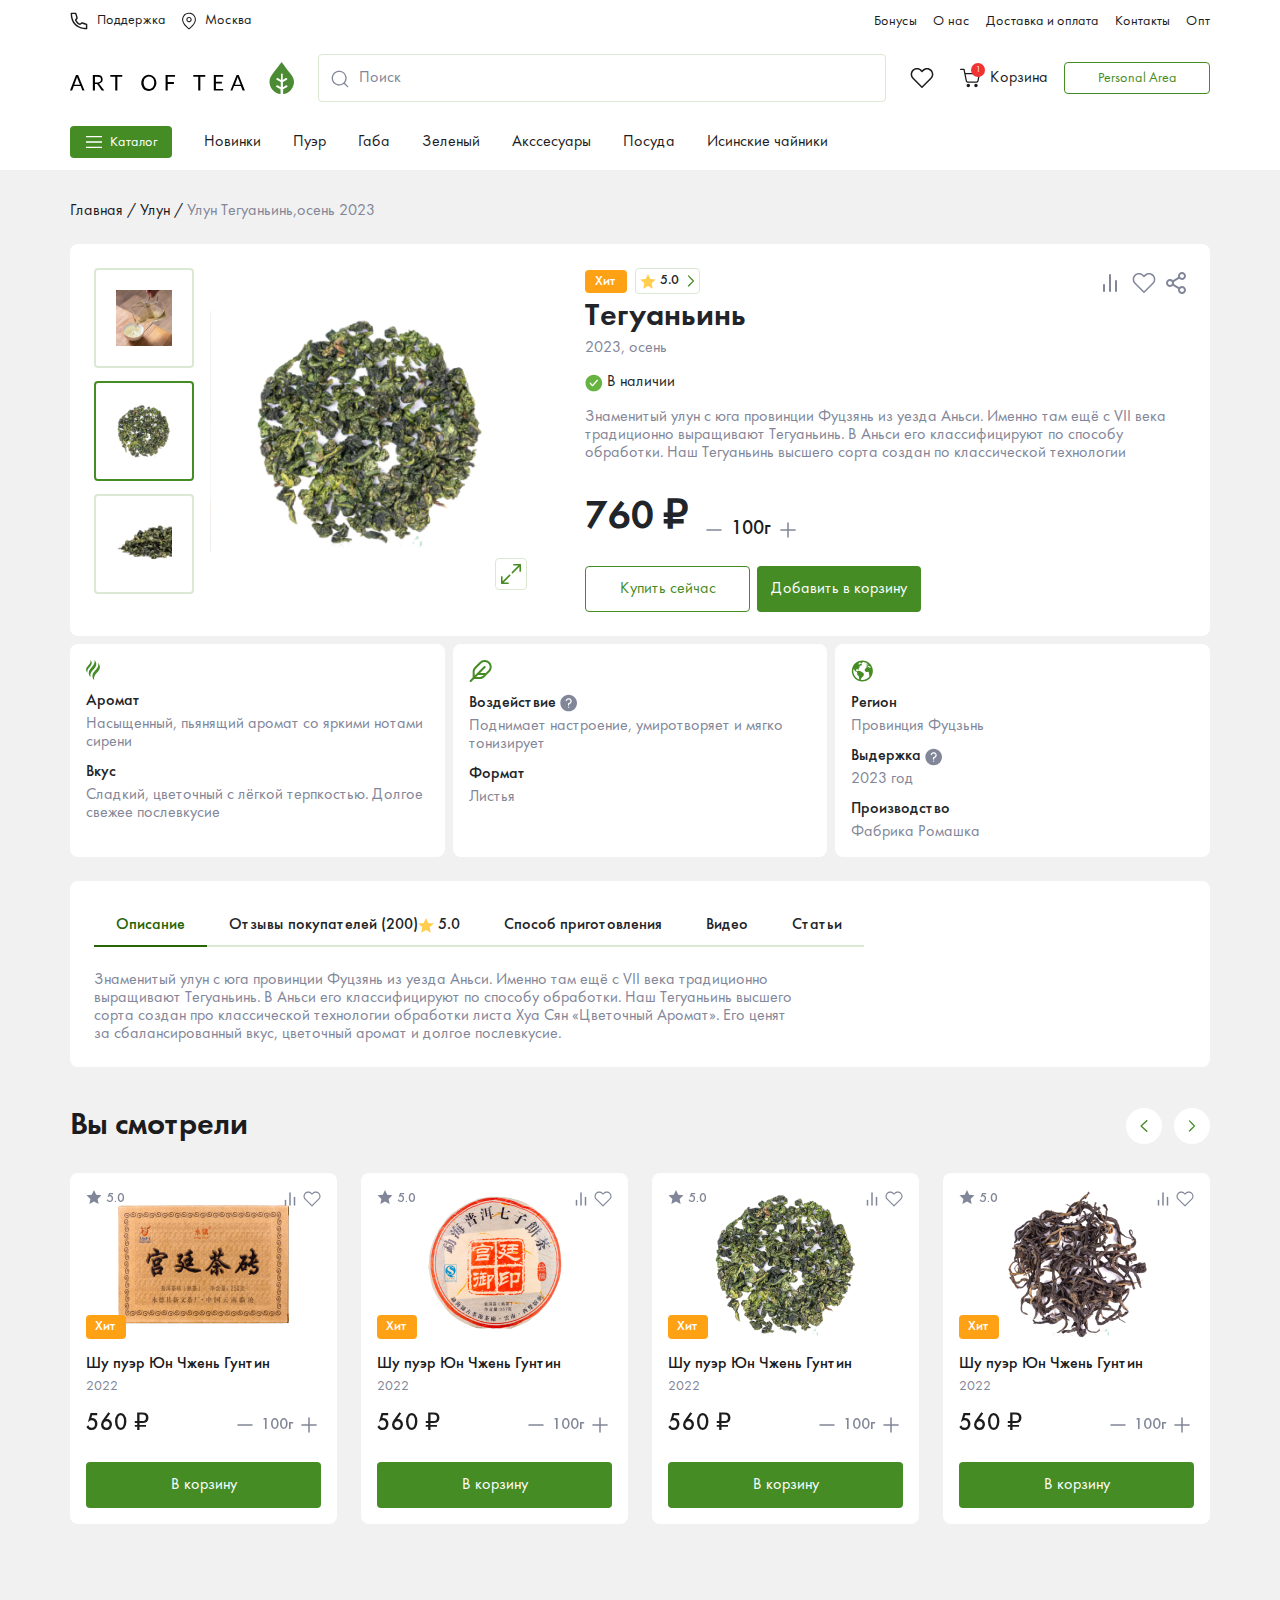
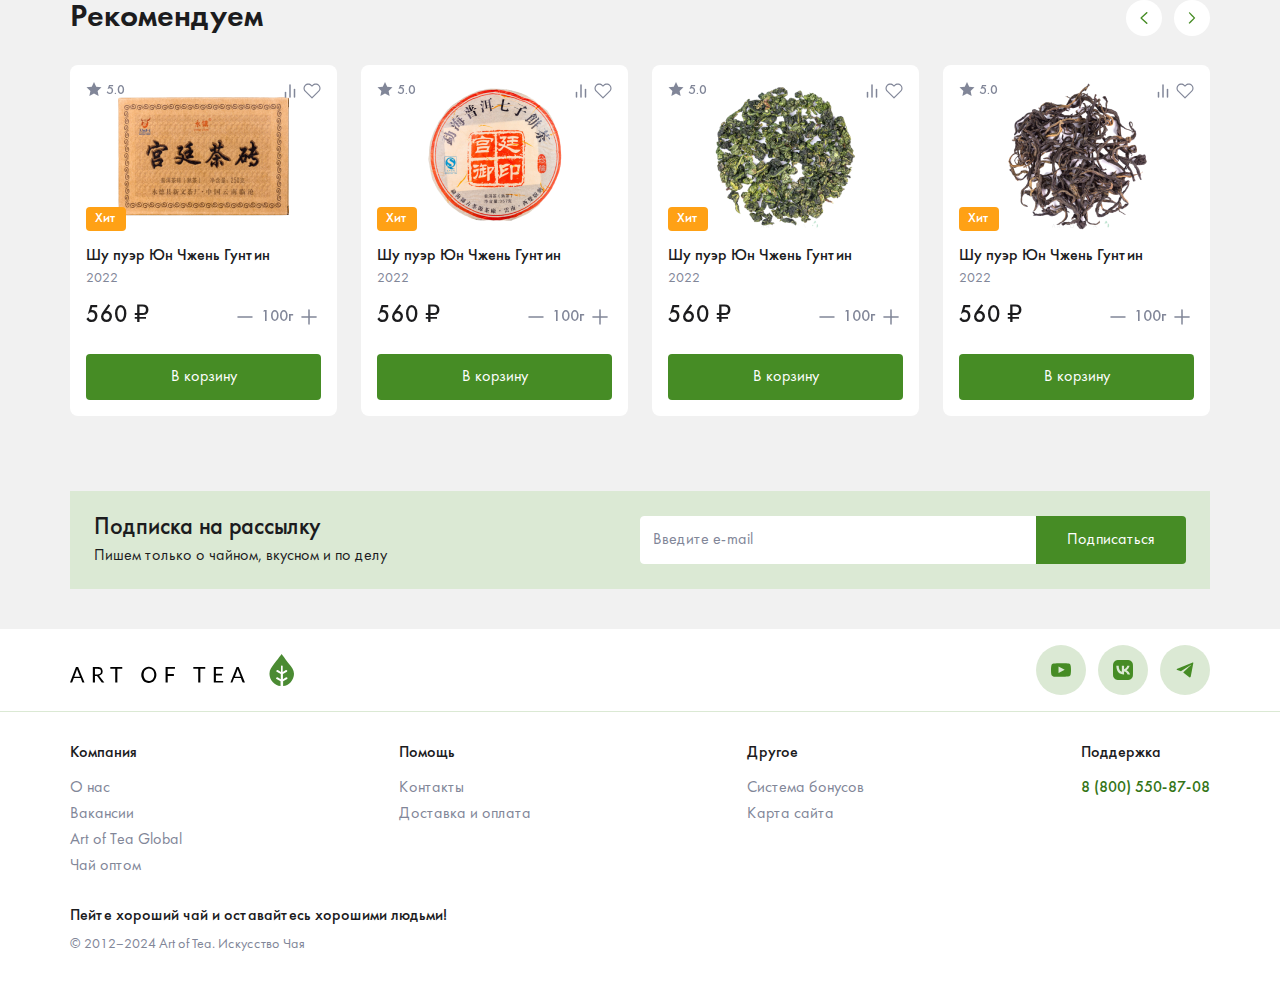
<file: card.html>
<!DOCTYPE html>
<html lang="ru">
<head>
    <meta charset="UTF-8">
    <meta http-equiv="X-UA-Compatible" content="IE=edge">
    <meta name="viewport" content="width=device-width, initial-scale=1.0">
    <title>Категория</title>
    <link rel="shortcut icon" href="assets/img/ico.ico" type="image/x-icon">
    <link rel="stylesheet" href="assets/css/plugin/bootstrap.css">
    <link rel="stylesheet" href="assets/css/plugin/swiper.css">
    <link rel="stylesheet" href="assets/css/plugin/video.css">
    <link rel="stylesheet" href="assets/css/main.css">
</head>
<body>
    <div class="d-none d-xl-block">
        <button class="scrollUp d-none">
            <svg width="16" height="10" viewBox="0 0 16 10" fill="none" xmlns="http://www.w3.org/2000/svg">
                <path fill-rule="evenodd" clip-rule="evenodd" d="M7.77797 0.827597C7.65575 0.863152 6.85575 1.63871 4.0813 4.41426C0.190193 8.30537 0.376861 8.09204 0.490194 8.51649C0.556861 8.76204 0.904638 9.10982 1.15019 9.17649C1.5713 9.28982 1.4013 9.43649 4.85575 5.98537L8.00019 2.84537L11.1446 5.98537C14.5991 9.43649 14.4291 9.28982 14.8502 9.17649C15.0957 9.10982 15.4435 8.76204 15.5102 8.51649C15.6235 8.09315 15.8024 8.29871 11.9857 4.47537C10.0746 2.56093 8.4513 0.957597 8.37797 0.912042C8.28877 0.85836 8.18966 0.823215 8.08657 0.808706C7.98348 0.794196 7.87852 0.800621 7.77797 0.827597" fill="#468C25"/>
            </svg>
        </button>
    </div>

    <header class="header">
        <div class="header-top d-none d-md-block">
            <div class="container">
                <div class="row">
                    <div class="col-12 d-flex align-items-center justify-content-between">
                        <div class="d-flex align-items-center">
                            <a href="tel:+88005508708" class="header-top__link d-flex align-items-center">
                                <svg width="18" height="18" viewBox="0 0 18 18" fill="none" xmlns="http://www.w3.org/2000/svg">
                                    <path fill-rule="evenodd" clip-rule="evenodd" d="M1.06217 0.732647C0.977115 0.773446 0.901061 0.830823 0.838475 0.901412C0.77589 0.972001 0.728034 1.05438 0.697715 1.14371C0.664159 1.25743 0.658566 1.52588 0.677208 2.15133C0.739661 4.23183 1.03608 5.98888 1.62051 7.7394C2.33732 9.887 3.35612 11.548 4.8326 12.9779C6.9364 15.0155 9.97605 16.4706 13.3224 17.042C14.1594 17.1846 14.8296 17.2554 15.8046 17.3039C16.4916 17.3374 16.6267 17.3356 16.7982 17.2852C16.9248 17.2475 17.0386 17.1757 17.1272 17.0778C17.2158 16.9798 17.2758 16.8594 17.3007 16.7297C17.3295 16.5973 17.3389 15.8572 17.3305 14.3388C17.3174 11.9712 17.3258 12.071 17.118 11.8463C16.9716 11.6888 16.8989 11.6608 16.088 11.4511C14.8555 11.1377 13.637 10.7717 12.4359 10.354C11.9204 10.1704 11.7788 10.1508 11.5793 10.2338C11.5103 10.2626 11.0871 10.5619 10.6388 10.8984C10.1904 11.2339 9.80547 11.5201 9.78403 11.5341C9.72251 11.5704 9.31051 11.3626 8.89199 11.0848C8.07638 10.5423 7.03707 9.30629 6.55796 8.30986L6.47407 8.13555L7.08088 7.32647C7.7082 6.49036 7.79209 6.3524 7.79209 6.1492C7.79209 5.86863 7.16011 3.66603 6.55516 1.83535C6.35569 1.2332 6.26434 1.00856 6.17859 0.910682C5.96047 0.661806 6.09469 0.673924 3.51552 0.673924C1.46951 0.673924 1.16005 0.68138 1.06217 0.732647ZM5.38255 2.84576C5.73863 3.95872 5.90454 4.50774 6.11427 5.28233L6.30256 5.97676L5.67244 6.82126C5.3257 7.28546 5.02555 7.69839 5.00598 7.7394C4.87362 8.00785 4.93793 8.25393 5.34713 9.04903C5.83557 9.99513 6.32306 10.6569 7.11816 11.4511C7.53202 11.865 7.76412 12.0626 8.09037 12.2788C9.0374 12.9071 9.84928 13.1625 10.2529 12.9583C10.3042 12.9322 10.704 12.6405 11.1403 12.3105C11.5774 11.9805 11.9531 11.7102 11.9754 11.7102C11.9978 11.7102 12.3362 11.8174 12.7286 11.9489C13.5004 12.2071 14.6982 12.5659 15.4262 12.7561L15.8829 12.8754V15.8908L15.5753 15.8684C13.0418 15.6792 10.9874 15.146 9.03088 14.1701C5.76845 12.5435 3.76532 10.1322 2.76143 6.62365C2.42047 5.39212 2.21358 4.12734 2.14437 2.85136C2.13589 2.64414 2.12252 2.43715 2.10429 2.23057L2.08658 2.09075H5.1402L5.38255 2.84576Z" fill="#1C1C1E"/>
                                </svg>
                                <span>Поддержка</span>
                            </a>
                            <a href="#" class="header-top__link d-flex align-items-center">
                                <svg width="14" height="18" viewBox="0 0 14 18" fill="none" xmlns="http://www.w3.org/2000/svg">
                                    <path fill-rule="evenodd" clip-rule="evenodd" d="M6.53201 0.678626C5.20148 0.761651 3.91282 1.2449 2.80228 2.07728C2.44676 2.34338 1.76056 3.031 1.49729 3.38297C0.792351 4.31452 0.330894 5.40718 0.154704 6.56204C0.0823237 7.01619 0.0681314 7.94295 0.127029 8.37014C0.319335 9.75459 0.900509 11.1461 1.85281 12.5051C2.44037 13.3424 2.99813 13.9974 3.83263 14.8283C4.57972 15.5812 5.38243 16.2767 6.23397 16.9089C6.67038 17.2332 6.78605 17.3035 6.91449 17.3255C7.10963 17.3581 7.22814 17.2992 7.75751 16.9047C8.63472 16.2604 9.45928 15.5473 10.2234 14.7723C12.3693 12.6278 13.5792 10.5047 13.873 8.37014C13.9269 7.97985 13.9198 7.07083 13.8595 6.65287C13.5189 4.29482 12.0663 2.31854 9.93319 1.31231C9.47325 1.10553 8.99503 0.942087 8.50474 0.824097C7.85626 0.690218 7.19311 0.641317 6.53201 0.678626ZM7.93704 1.79769C8.92145 1.95865 9.84844 2.36833 10.6302 2.98788C11.4119 3.60743 12.0225 4.41634 12.4041 5.33795C12.9505 6.64222 12.9895 8.14093 12.5119 9.5339C12.094 10.7559 11.2815 12.0552 10.1326 13.3417C9.39104 14.1727 7.98246 15.4528 7.19053 16.0169L6.99822 16.1539L6.67961 15.9126C5.46475 14.9894 4.15267 13.7206 3.26281 12.6087C2.06286 11.1085 1.3795 9.67086 1.19358 8.2566C1.13823 7.83296 1.15171 7.06303 1.22338 6.63868C1.3892 5.62972 1.81544 4.6815 2.45998 3.88774C3.10452 3.09398 3.94505 2.48216 4.89848 2.11276C5.23199 1.98148 5.82594 1.82891 6.16301 1.78775C6.30351 1.77072 6.4504 1.75085 6.48943 1.74447C6.65193 1.71679 7.68158 1.7544 7.93704 1.79769ZM6.75908 4.92496C6.09921 4.98627 5.48614 5.29224 5.04045 5.78271C4.59476 6.27318 4.3487 6.91265 4.35065 7.57537C4.35065 8.8399 5.20077 9.89368 6.44685 10.1747C6.77044 10.2478 7.27639 10.2421 7.60707 10.1619C8.19818 10.0186 8.75239 9.66163 9.1072 9.194C9.2995 8.94067 9.51239 8.4929 9.5869 8.18564C9.67205 7.83083 9.67276 7.31991 9.5869 6.96865C9.45514 6.40703 9.14375 5.90373 8.69999 5.53515C8.25624 5.16657 7.70434 4.95283 7.12808 4.92638C7.0052 4.91914 6.88202 4.91867 6.75908 4.92496ZM7.34665 6.01705C7.7859 6.10788 8.23437 6.46056 8.42739 6.86788C8.73181 7.50795 8.61544 8.2055 8.12296 8.69798C7.9785 8.84946 7.80408 8.96921 7.6108 9.0496C7.41753 9.12999 7.20963 9.16926 7.00035 9.1649C6.79107 9.16926 6.58318 9.12999 6.3899 9.0496C6.19663 8.96921 6.02221 8.84946 5.87774 8.69798C5.72626 8.55351 5.60651 8.37909 5.52612 8.18582C5.44573 7.99254 5.40647 7.78465 5.41082 7.57537C5.41082 7.30855 5.45481 7.11767 5.57332 6.86788C5.75995 6.47405 6.1843 6.12988 6.61078 6.02628C6.79811 5.98086 7.1515 5.97661 7.34665 6.01705Z" fill="#1C1C1E"/>
                                </svg>
                                <span>Москва</span>
                            </a>
                        </div>
                        <ul class="header-top-nav d-flex">
                            <li><a href="#">Бонусы</a></li>
                            <li><a href="#">О нас</a></li>
                            <li><a href="#">Доставка и оплата</a></li>
                            <li><a href="#">Контакты</a></li>
                            <li><a href="#">Опт</a></li>
                        </ul>
                    </div>
                </div>
            </div>
        </div>
        <div class="header-middle d-none d-md-block">
            <div class="container">
                <div class="row">
                    <div class="col-12 d-flex align-items-center justify-content-between">
                        <a href="./index.html" class="header-logo">
                            <img src="assets/img/svg/logo.svg" alt="" class="logo">
                        </a>
                        <div class="header-search">
                            <div class="search">
                                <input type="text" class="search__inp" placeholder="Поиск">
                                <svg width="20" height="18" viewBox="0 0 20 18" fill="none" xmlns="http://www.w3.org/2000/svg">
                                    <path fill-rule="evenodd" clip-rule="evenodd" d="M8.48717 0.685308C7.04739 0.81978 5.73779 1.3354 4.54895 2.23473C4.21663 2.48654 3.55283 3.14092 3.28475 3.48181C2.46421 4.52589 1.95459 5.70359 1.73276 7.07229C1.64711 7.59561 1.64711 8.70736 1.73276 9.23069C2.03253 11.0747 2.90189 12.6499 4.26973 13.8276C5.76948 15.1183 7.79169 15.7847 9.71369 15.6211C11.18 15.4969 12.5753 14.9659 13.6845 14.1102C13.8292 13.9989 13.9603 13.9072 13.9757 13.9072C13.9911 13.9072 14.7508 14.655 15.6647 15.5688C17.4582 17.3632 17.4548 17.3607 17.7717 17.3247C17.8674 17.313 17.9592 17.2797 18.0402 17.2273C18.1212 17.1749 18.1892 17.1049 18.2392 17.0224C18.2891 16.94 18.3197 16.8472 18.3287 16.7512C18.3376 16.6552 18.3247 16.5584 18.2908 16.4682C18.2462 16.3525 17.8882 15.9765 16.5589 14.6472L14.8827 12.9711L15.0643 12.7458C15.824 11.8019 16.3679 10.524 16.5743 9.19643C16.6548 8.68338 16.6548 7.62302 16.5752 7.10655C16.2403 4.9293 15.0883 3.1058 13.2896 1.90669C12.3649 1.29049 11.3134 0.890049 10.213 0.734986C9.6405 0.665454 9.06277 0.648824 8.48717 0.685308ZM10.4083 2.066C11.7667 2.35464 13.0078 3.09038 13.8695 4.11734C14.5583 4.92936 15.0278 5.90422 15.2332 6.94908C15.4386 7.99393 15.3731 9.07398 15.0429 10.0863C14.899 10.5326 14.4896 11.3428 14.2104 11.7317C13.5271 12.6889 12.5887 13.435 11.5021 13.8849C10.1235 14.4517 8.58674 14.5019 7.17415 14.0263C4.94466 13.2811 3.34642 11.3591 3.00296 9.00799C2.91902 8.43413 2.95071 7.43031 3.06891 6.87872C3.53485 4.71603 5.10054 2.94906 7.16216 2.25871C7.88505 2.01718 8.35784 1.95208 9.27516 1.96664C9.88842 1.97607 10.0554 1.99063 10.4083 2.066Z" fill="#818698"/>
                                </svg>
                            </div>
                        </div>
                        <div class="d-flex align-items-center">
                            <a href="#" class="favorites-link">
                                <svg width="24" height="24" viewBox="0 0 24 24" fill="none" xmlns="http://www.w3.org/2000/svg">
                                    <path fill-rule="evenodd" clip-rule="evenodd" d="M14.5921 2.4825C15.3609 2.16396 16.1849 2 17.017 2C17.8492 2 18.6732 2.16396 19.442 2.4825C20.2108 2.80105 20.9093 3.26794 21.4976 3.85651C22.086 4.44475 22.5528 5.14316 22.8713 5.91183C23.1899 6.68061 23.3538 7.50463 23.3538 8.33679C23.3538 9.16896 23.1899 9.99298 22.8713 10.7618C22.5528 11.5305 22.086 12.2289 21.4975 12.8172C21.4974 12.8172 21.4975 12.8172 21.4975 12.8172L12.5373 21.7773C12.2404 22.0742 11.7591 22.0742 11.4622 21.7773L2.50209 12.8172C1.31381 11.6289 0.64624 10.0173 0.64624 8.33679C0.64624 6.65632 1.31381 5.04467 2.50209 3.85639C3.69036 2.66811 5.30201 2.00054 6.98249 2.00054C8.66297 2.00054 10.2746 2.66811 11.4629 3.85639L11.9998 4.39326L12.5365 3.85651C13.1248 3.26795 13.8233 2.80105 14.5921 2.4825ZM17.017 3.52039C16.3846 3.52039 15.7583 3.64499 15.1741 3.88709C14.5898 4.12918 14.0589 4.48402 13.6118 4.93134L12.5373 6.00587C12.2404 6.30274 11.7591 6.30274 11.4622 6.00587L10.3878 4.93146C9.48467 4.02831 8.25974 3.52093 6.98249 3.52093C5.70525 3.52093 4.48031 4.02831 3.57716 4.93146C2.67401 5.83461 2.16663 7.05955 2.16663 8.33679C2.16663 9.61404 2.67401 10.839 3.57716 11.7421L11.9998 20.1647L20.4224 11.7421C20.8697 11.295 21.2247 10.764 21.4667 10.1798C21.7088 9.59549 21.8335 8.96924 21.8335 8.33679C21.8335 7.70435 21.7088 7.0781 21.4667 6.49382C21.2247 5.90954 20.8698 5.37869 20.4225 4.93159C19.9754 4.48428 19.4443 4.12918 18.86 3.88709C18.2757 3.64499 17.6495 3.52039 17.017 3.52039Z" fill="#1C1C1E"/>
                                </svg>
                            </a>
                            <div class="shopping-cart position-relative">
                                <div class="shopping-cart__btn d-flex align-items-center">
                                    <div class="position-relative">
                                        <svg width="24" height="24" viewBox="0 0 24 24" fill="none" xmlns="http://www.w3.org/2000/svg">
                                            <path fill-rule="evenodd" clip-rule="evenodd" d="M2 3.38293C2 3.0304 2.28578 2.74463 2.6383 2.74463H6.04255C6.34678 2.74463 6.60873 2.95934 6.66844 3.25766L7.41745 6.99995H21.3617C21.5519 6.99995 21.7322 7.08479 21.8535 7.23136C21.9748 7.37793 22.0243 7.57095 21.9887 7.75781L20.6261 14.903C20.5191 15.4418 20.226 15.9257 19.7981 16.2702C19.3719 16.6132 18.8391 16.7961 18.2922 16.7872H10.0312C9.4843 16.7961 8.95148 16.6132 8.52531 16.2702C8.09764 15.9259 7.80462 15.4422 7.69749 14.9038L6.27451 7.79423C6.26955 7.77446 6.2655 7.75432 6.26243 7.73386L5.51935 4.02122H2.6383C2.28578 4.02122 2 3.73545 2 3.38293ZM7.67296 8.27654L8.94947 14.6543C8.99811 14.8992 9.13134 15.1192 9.32582 15.2758C9.52031 15.4323 9.76367 15.5155 10.0133 15.5107L10.0255 15.5106H18.2979L18.3101 15.5107C18.5597 15.5155 18.8031 15.4323 18.9976 15.2758C19.1915 15.1196 19.3245 14.9004 19.3735 14.6564L19.3739 14.6543L20.5902 8.27654H7.67296Z" fill="#1C1C1E"/>
                                            <path d="M19.6595 19.5531C19.6595 20.4932 18.8975 21.2553 17.9574 21.2553C17.0174 21.2553 16.2553 20.4932 16.2553 19.5531C16.2553 18.6131 17.0174 17.851 17.9574 17.851C18.8975 17.851 19.6595 18.6131 19.6595 19.5531Z" fill="#1C1C1E"/>
                                            <path d="M10.2978 21.2553C11.2379 21.2553 12 20.4932 12 19.5531C12 18.6131 11.2379 17.851 10.2978 17.851C9.35778 17.851 8.59571 18.6131 8.59571 19.5531C8.59571 20.4932 9.35778 21.2553 10.2978 21.2553Z" fill="#1C1C1E"/>
                                        </svg>
                                        <span class="count">1</span>
                                    </div>
                                    <span class="d-none d-lg-block">Корзина</span>
                                </div>
                                <div class="shopping-cart-box position-absolute">
                                    <h6 class="shopping-cart__title">Товары в корзине</h6>
                                    <div class="shopping-products">
                                        <div class="shopping-product d-flex align-items-center justify-content-between">
                                            <div class="d-flex align-items-center">
                                                <img src="assets/img/png/b3.png" alt="" class="product-img">
                                                <div class="d-flex flex-column">
                                                    <a href="#" class="product-name">Улун Тегуаньинь</a>
                                                    <span class="product-weight">100г</span>
                                                </div>
                                            </div>
                                            <div class="d-flex align-items-center">
                                                <span class="product-price">500 ₽ </span>
                                                <button class="shopping-product__remove">
                                                    <svg width="20" height="20" viewBox="0 0 20 20" fill="none" xmlns="http://www.w3.org/2000/svg">
                                                        <path fill-rule="evenodd" clip-rule="evenodd" d="M7.80299 0.0262405C6.82586 0.157454 6.03114 0.823758 5.70543 1.78134C5.61609 2.04376 5.56956 2.51278 5.56956 3.14V3.70673L3.51296 3.7179C1.57174 3.7272 1.44797 3.73186 1.31211 3.79979C1.21762 3.85239 1.13529 3.92434 1.07051 4.01093C1.00572 4.09753 0.959938 4.19681 0.936147 4.30231C0.880312 4.62802 1.10924 4.99653 1.42006 5.08215C1.50102 5.10541 1.83975 5.12402 2.17197 5.12402H2.77593L2.78803 11.48C2.80012 18.2696 2.79082 17.928 2.98996 18.4129C3.14916 18.7987 3.39998 19.1399 3.72071 19.4069C4.04144 19.674 4.42242 19.8589 4.83067 19.9456C5.17779 20.0181 14.8206 20.0181 15.1677 19.9456C15.5755 19.8579 15.9561 19.6727 16.2766 19.4057C16.5972 19.1388 16.8483 18.7981 17.0084 18.4129C17.2075 17.928 17.1982 18.2696 17.2103 11.48L17.2224 5.12402H17.8264C18.1586 5.12402 18.4973 5.10541 18.5783 5.08215C18.7756 5.02817 18.9887 4.80948 19.0436 4.60661C19.1264 4.29859 19.0157 4.0129 18.7421 3.83236L18.5848 3.72814L16.5115 3.71697L14.439 3.70673L14.4176 2.93527C14.3953 2.11449 14.373 1.96839 14.2166 1.58777C13.9049 0.82748 13.2544 0.273778 12.4187 0.0560195C12.214 0.00297574 8.17243 -0.0230809 7.80299 0.0262405ZM12.2884 1.47889C12.5658 1.58312 12.8328 1.8502 12.9371 2.12752C13.005 2.30991 13.0143 2.41693 13.0143 3.02275V3.70952H6.98406V3.02275C6.98406 2.19638 7.02687 2.0326 7.32094 1.73853C7.6634 1.39607 7.58616 1.40538 9.98801 1.40352C12.0214 1.40166 12.0865 1.40352 12.2884 1.47889ZM15.8061 11.3944C15.8061 17.661 15.8061 17.6656 15.7288 17.8731C15.669 18.0187 15.5808 18.151 15.4695 18.2624C15.3581 18.3737 15.2258 18.4619 15.0802 18.5218C14.8736 18.599 14.8485 18.599 9.99918 18.599C5.14987 18.599 5.12474 18.599 4.91815 18.5218C4.77253 18.4619 4.64023 18.3737 4.5289 18.2624C4.41757 18.151 4.32941 18.0187 4.26953 17.8731C4.19229 17.6656 4.19229 17.661 4.19229 11.3944V5.12402H15.8061V11.3944ZM7.95839 8.40715C7.72668 8.45833 7.52567 8.67051 7.47169 8.91898C7.41493 9.18606 7.41493 14.537 7.47169 14.804C7.62431 15.5159 8.65727 15.5085 8.80616 14.7938C8.83501 14.6533 8.84432 13.7413 8.83687 11.748L8.82664 8.90223L8.74381 8.74682C8.6247 8.52534 8.49907 8.44437 8.17522 8.38202C8.10216 8.38086 8.02926 8.38931 7.95839 8.40715ZM11.6808 8.40715C11.449 8.45833 11.248 8.67051 11.1941 8.91898C11.1373 9.18606 11.1373 14.537 11.1941 14.804C11.3467 15.5159 12.3796 15.5085 12.5285 14.7938C12.5574 14.6533 12.5667 13.7413 12.5592 11.748L12.549 8.90223L12.4662 8.74682C12.3471 8.52534 12.2214 8.44437 11.8976 8.38202C11.8245 8.38086 11.7516 8.38931 11.6808 8.40715Z" fill="#818698"/>
                                                    </svg>
                                                </button>
                                            </div>
                                        </div>
                                        <div class="shopping-product d-flex align-items-center justify-content-between">
                                            <div class="d-flex align-items-center">
                                                <img src="assets/img/png/b3.png" alt="" class="product-img">
                                                <div class="d-flex flex-column">
                                                    <a href="#" class="product-name">Улун Тегуаньинь</a>
                                                    <span class="product-weight">100г</span>
                                                </div>
                                            </div>
                                            <div class="d-flex align-items-center">
                                                <span class="product-price">500 ₽ </span>
                                                <button class="shopping-product__remove">
                                                    <svg width="20" height="20" viewBox="0 0 20 20" fill="none" xmlns="http://www.w3.org/2000/svg">
                                                        <path fill-rule="evenodd" clip-rule="evenodd" d="M7.80299 0.0262405C6.82586 0.157454 6.03114 0.823758 5.70543 1.78134C5.61609 2.04376 5.56956 2.51278 5.56956 3.14V3.70673L3.51296 3.7179C1.57174 3.7272 1.44797 3.73186 1.31211 3.79979C1.21762 3.85239 1.13529 3.92434 1.07051 4.01093C1.00572 4.09753 0.959938 4.19681 0.936147 4.30231C0.880312 4.62802 1.10924 4.99653 1.42006 5.08215C1.50102 5.10541 1.83975 5.12402 2.17197 5.12402H2.77593L2.78803 11.48C2.80012 18.2696 2.79082 17.928 2.98996 18.4129C3.14916 18.7987 3.39998 19.1399 3.72071 19.4069C4.04144 19.674 4.42242 19.8589 4.83067 19.9456C5.17779 20.0181 14.8206 20.0181 15.1677 19.9456C15.5755 19.8579 15.9561 19.6727 16.2766 19.4057C16.5972 19.1388 16.8483 18.7981 17.0084 18.4129C17.2075 17.928 17.1982 18.2696 17.2103 11.48L17.2224 5.12402H17.8264C18.1586 5.12402 18.4973 5.10541 18.5783 5.08215C18.7756 5.02817 18.9887 4.80948 19.0436 4.60661C19.1264 4.29859 19.0157 4.0129 18.7421 3.83236L18.5848 3.72814L16.5115 3.71697L14.439 3.70673L14.4176 2.93527C14.3953 2.11449 14.373 1.96839 14.2166 1.58777C13.9049 0.82748 13.2544 0.273778 12.4187 0.0560195C12.214 0.00297574 8.17243 -0.0230809 7.80299 0.0262405ZM12.2884 1.47889C12.5658 1.58312 12.8328 1.8502 12.9371 2.12752C13.005 2.30991 13.0143 2.41693 13.0143 3.02275V3.70952H6.98406V3.02275C6.98406 2.19638 7.02687 2.0326 7.32094 1.73853C7.6634 1.39607 7.58616 1.40538 9.98801 1.40352C12.0214 1.40166 12.0865 1.40352 12.2884 1.47889ZM15.8061 11.3944C15.8061 17.661 15.8061 17.6656 15.7288 17.8731C15.669 18.0187 15.5808 18.151 15.4695 18.2624C15.3581 18.3737 15.2258 18.4619 15.0802 18.5218C14.8736 18.599 14.8485 18.599 9.99918 18.599C5.14987 18.599 5.12474 18.599 4.91815 18.5218C4.77253 18.4619 4.64023 18.3737 4.5289 18.2624C4.41757 18.151 4.32941 18.0187 4.26953 17.8731C4.19229 17.6656 4.19229 17.661 4.19229 11.3944V5.12402H15.8061V11.3944ZM7.95839 8.40715C7.72668 8.45833 7.52567 8.67051 7.47169 8.91898C7.41493 9.18606 7.41493 14.537 7.47169 14.804C7.62431 15.5159 8.65727 15.5085 8.80616 14.7938C8.83501 14.6533 8.84432 13.7413 8.83687 11.748L8.82664 8.90223L8.74381 8.74682C8.6247 8.52534 8.49907 8.44437 8.17522 8.38202C8.10216 8.38086 8.02926 8.38931 7.95839 8.40715ZM11.6808 8.40715C11.449 8.45833 11.248 8.67051 11.1941 8.91898C11.1373 9.18606 11.1373 14.537 11.1941 14.804C11.3467 15.5159 12.3796 15.5085 12.5285 14.7938C12.5574 14.6533 12.5667 13.7413 12.5592 11.748L12.549 8.90223L12.4662 8.74682C12.3471 8.52534 12.2214 8.44437 11.8976 8.38202C11.8245 8.38086 11.7516 8.38931 11.6808 8.40715Z" fill="#818698"/>
                                                    </svg>
                                                </button>
                                            </div>
                                        </div>
                                        <div class="shopping-product d-flex align-items-center justify-content-between">
                                            <div class="d-flex align-items-center">
                                                <img src="assets/img/png/b3.png" alt="" class="product-img">
                                                <div class="d-flex flex-column">
                                                    <a href="#" class="product-name">Улун Тегуаньинь</a>
                                                    <span class="product-weight">100г</span>
                                                </div>
                                            </div>
                                            <div class="d-flex align-items-center">
                                                <span class="product-price">500 ₽ </span>
                                                <button class="shopping-product__remove">
                                                    <svg width="20" height="20" viewBox="0 0 20 20" fill="none" xmlns="http://www.w3.org/2000/svg">
                                                        <path fill-rule="evenodd" clip-rule="evenodd" d="M7.80299 0.0262405C6.82586 0.157454 6.03114 0.823758 5.70543 1.78134C5.61609 2.04376 5.56956 2.51278 5.56956 3.14V3.70673L3.51296 3.7179C1.57174 3.7272 1.44797 3.73186 1.31211 3.79979C1.21762 3.85239 1.13529 3.92434 1.07051 4.01093C1.00572 4.09753 0.959938 4.19681 0.936147 4.30231C0.880312 4.62802 1.10924 4.99653 1.42006 5.08215C1.50102 5.10541 1.83975 5.12402 2.17197 5.12402H2.77593L2.78803 11.48C2.80012 18.2696 2.79082 17.928 2.98996 18.4129C3.14916 18.7987 3.39998 19.1399 3.72071 19.4069C4.04144 19.674 4.42242 19.8589 4.83067 19.9456C5.17779 20.0181 14.8206 20.0181 15.1677 19.9456C15.5755 19.8579 15.9561 19.6727 16.2766 19.4057C16.5972 19.1388 16.8483 18.7981 17.0084 18.4129C17.2075 17.928 17.1982 18.2696 17.2103 11.48L17.2224 5.12402H17.8264C18.1586 5.12402 18.4973 5.10541 18.5783 5.08215C18.7756 5.02817 18.9887 4.80948 19.0436 4.60661C19.1264 4.29859 19.0157 4.0129 18.7421 3.83236L18.5848 3.72814L16.5115 3.71697L14.439 3.70673L14.4176 2.93527C14.3953 2.11449 14.373 1.96839 14.2166 1.58777C13.9049 0.82748 13.2544 0.273778 12.4187 0.0560195C12.214 0.00297574 8.17243 -0.0230809 7.80299 0.0262405ZM12.2884 1.47889C12.5658 1.58312 12.8328 1.8502 12.9371 2.12752C13.005 2.30991 13.0143 2.41693 13.0143 3.02275V3.70952H6.98406V3.02275C6.98406 2.19638 7.02687 2.0326 7.32094 1.73853C7.6634 1.39607 7.58616 1.40538 9.98801 1.40352C12.0214 1.40166 12.0865 1.40352 12.2884 1.47889ZM15.8061 11.3944C15.8061 17.661 15.8061 17.6656 15.7288 17.8731C15.669 18.0187 15.5808 18.151 15.4695 18.2624C15.3581 18.3737 15.2258 18.4619 15.0802 18.5218C14.8736 18.599 14.8485 18.599 9.99918 18.599C5.14987 18.599 5.12474 18.599 4.91815 18.5218C4.77253 18.4619 4.64023 18.3737 4.5289 18.2624C4.41757 18.151 4.32941 18.0187 4.26953 17.8731C4.19229 17.6656 4.19229 17.661 4.19229 11.3944V5.12402H15.8061V11.3944ZM7.95839 8.40715C7.72668 8.45833 7.52567 8.67051 7.47169 8.91898C7.41493 9.18606 7.41493 14.537 7.47169 14.804C7.62431 15.5159 8.65727 15.5085 8.80616 14.7938C8.83501 14.6533 8.84432 13.7413 8.83687 11.748L8.82664 8.90223L8.74381 8.74682C8.6247 8.52534 8.49907 8.44437 8.17522 8.38202C8.10216 8.38086 8.02926 8.38931 7.95839 8.40715ZM11.6808 8.40715C11.449 8.45833 11.248 8.67051 11.1941 8.91898C11.1373 9.18606 11.1373 14.537 11.1941 14.804C11.3467 15.5159 12.3796 15.5085 12.5285 14.7938C12.5574 14.6533 12.5667 13.7413 12.5592 11.748L12.549 8.90223L12.4662 8.74682C12.3471 8.52534 12.2214 8.44437 11.8976 8.38202C11.8245 8.38086 11.7516 8.38931 11.6808 8.40715Z" fill="#818698"/>
                                                    </svg>
                                                </button>
                                            </div>
                                        </div>
                                        <div class="shopping-product d-flex align-items-center justify-content-between">
                                            <div class="d-flex align-items-center">
                                                <img src="assets/img/png/b3.png" alt="" class="product-img">
                                                <div class="d-flex flex-column">
                                                    <a href="#" class="product-name">Улун Тегуаньинь</a>
                                                    <span class="product-weight">100г</span>
                                                </div>
                                            </div>
                                            <div class="d-flex align-items-center">
                                                <span class="product-price sale_price">500 ₽ </span>
                                                <button class="shopping-product__remove">
                                                    <svg width="20" height="20" viewBox="0 0 20 20" fill="none" xmlns="http://www.w3.org/2000/svg">
                                                        <path fill-rule="evenodd" clip-rule="evenodd" d="M7.80299 0.0262405C6.82586 0.157454 6.03114 0.823758 5.70543 1.78134C5.61609 2.04376 5.56956 2.51278 5.56956 3.14V3.70673L3.51296 3.7179C1.57174 3.7272 1.44797 3.73186 1.31211 3.79979C1.21762 3.85239 1.13529 3.92434 1.07051 4.01093C1.00572 4.09753 0.959938 4.19681 0.936147 4.30231C0.880312 4.62802 1.10924 4.99653 1.42006 5.08215C1.50102 5.10541 1.83975 5.12402 2.17197 5.12402H2.77593L2.78803 11.48C2.80012 18.2696 2.79082 17.928 2.98996 18.4129C3.14916 18.7987 3.39998 19.1399 3.72071 19.4069C4.04144 19.674 4.42242 19.8589 4.83067 19.9456C5.17779 20.0181 14.8206 20.0181 15.1677 19.9456C15.5755 19.8579 15.9561 19.6727 16.2766 19.4057C16.5972 19.1388 16.8483 18.7981 17.0084 18.4129C17.2075 17.928 17.1982 18.2696 17.2103 11.48L17.2224 5.12402H17.8264C18.1586 5.12402 18.4973 5.10541 18.5783 5.08215C18.7756 5.02817 18.9887 4.80948 19.0436 4.60661C19.1264 4.29859 19.0157 4.0129 18.7421 3.83236L18.5848 3.72814L16.5115 3.71697L14.439 3.70673L14.4176 2.93527C14.3953 2.11449 14.373 1.96839 14.2166 1.58777C13.9049 0.82748 13.2544 0.273778 12.4187 0.0560195C12.214 0.00297574 8.17243 -0.0230809 7.80299 0.0262405ZM12.2884 1.47889C12.5658 1.58312 12.8328 1.8502 12.9371 2.12752C13.005 2.30991 13.0143 2.41693 13.0143 3.02275V3.70952H6.98406V3.02275C6.98406 2.19638 7.02687 2.0326 7.32094 1.73853C7.6634 1.39607 7.58616 1.40538 9.98801 1.40352C12.0214 1.40166 12.0865 1.40352 12.2884 1.47889ZM15.8061 11.3944C15.8061 17.661 15.8061 17.6656 15.7288 17.8731C15.669 18.0187 15.5808 18.151 15.4695 18.2624C15.3581 18.3737 15.2258 18.4619 15.0802 18.5218C14.8736 18.599 14.8485 18.599 9.99918 18.599C5.14987 18.599 5.12474 18.599 4.91815 18.5218C4.77253 18.4619 4.64023 18.3737 4.5289 18.2624C4.41757 18.151 4.32941 18.0187 4.26953 17.8731C4.19229 17.6656 4.19229 17.661 4.19229 11.3944V5.12402H15.8061V11.3944ZM7.95839 8.40715C7.72668 8.45833 7.52567 8.67051 7.47169 8.91898C7.41493 9.18606 7.41493 14.537 7.47169 14.804C7.62431 15.5159 8.65727 15.5085 8.80616 14.7938C8.83501 14.6533 8.84432 13.7413 8.83687 11.748L8.82664 8.90223L8.74381 8.74682C8.6247 8.52534 8.49907 8.44437 8.17522 8.38202C8.10216 8.38086 8.02926 8.38931 7.95839 8.40715ZM11.6808 8.40715C11.449 8.45833 11.248 8.67051 11.1941 8.91898C11.1373 9.18606 11.1373 14.537 11.1941 14.804C11.3467 15.5159 12.3796 15.5085 12.5285 14.7938C12.5574 14.6533 12.5667 13.7413 12.5592 11.748L12.549 8.90223L12.4662 8.74682C12.3471 8.52534 12.2214 8.44437 11.8976 8.38202C11.8245 8.38086 11.7516 8.38931 11.6808 8.40715Z" fill="#818698"/>
                                                    </svg>
                                                </button>
                                            </div>
                                        </div>
                                        <div class="shopping-product d-flex align-items-center justify-content-between">
                                            <div class="d-flex align-items-center">
                                                <img src="assets/img/png/b3.png" alt="" class="product-img">
                                                <div class="d-flex flex-column">
                                                    <a href="#" class="product-name">Улун Тегуаньинь</a>
                                                    <span class="product-weight">100г</span>
                                                </div>
                                            </div>
                                            <div class="d-flex align-items-center">
                                                <span class="product-price sale_price">500 ₽ </span>
                                                <button class="shopping-product__remove">
                                                    <svg width="20" height="20" viewBox="0 0 20 20" fill="none" xmlns="http://www.w3.org/2000/svg">
                                                        <path fill-rule="evenodd" clip-rule="evenodd" d="M7.80299 0.0262405C6.82586 0.157454 6.03114 0.823758 5.70543 1.78134C5.61609 2.04376 5.56956 2.51278 5.56956 3.14V3.70673L3.51296 3.7179C1.57174 3.7272 1.44797 3.73186 1.31211 3.79979C1.21762 3.85239 1.13529 3.92434 1.07051 4.01093C1.00572 4.09753 0.959938 4.19681 0.936147 4.30231C0.880312 4.62802 1.10924 4.99653 1.42006 5.08215C1.50102 5.10541 1.83975 5.12402 2.17197 5.12402H2.77593L2.78803 11.48C2.80012 18.2696 2.79082 17.928 2.98996 18.4129C3.14916 18.7987 3.39998 19.1399 3.72071 19.4069C4.04144 19.674 4.42242 19.8589 4.83067 19.9456C5.17779 20.0181 14.8206 20.0181 15.1677 19.9456C15.5755 19.8579 15.9561 19.6727 16.2766 19.4057C16.5972 19.1388 16.8483 18.7981 17.0084 18.4129C17.2075 17.928 17.1982 18.2696 17.2103 11.48L17.2224 5.12402H17.8264C18.1586 5.12402 18.4973 5.10541 18.5783 5.08215C18.7756 5.02817 18.9887 4.80948 19.0436 4.60661C19.1264 4.29859 19.0157 4.0129 18.7421 3.83236L18.5848 3.72814L16.5115 3.71697L14.439 3.70673L14.4176 2.93527C14.3953 2.11449 14.373 1.96839 14.2166 1.58777C13.9049 0.82748 13.2544 0.273778 12.4187 0.0560195C12.214 0.00297574 8.17243 -0.0230809 7.80299 0.0262405ZM12.2884 1.47889C12.5658 1.58312 12.8328 1.8502 12.9371 2.12752C13.005 2.30991 13.0143 2.41693 13.0143 3.02275V3.70952H6.98406V3.02275C6.98406 2.19638 7.02687 2.0326 7.32094 1.73853C7.6634 1.39607 7.58616 1.40538 9.98801 1.40352C12.0214 1.40166 12.0865 1.40352 12.2884 1.47889ZM15.8061 11.3944C15.8061 17.661 15.8061 17.6656 15.7288 17.8731C15.669 18.0187 15.5808 18.151 15.4695 18.2624C15.3581 18.3737 15.2258 18.4619 15.0802 18.5218C14.8736 18.599 14.8485 18.599 9.99918 18.599C5.14987 18.599 5.12474 18.599 4.91815 18.5218C4.77253 18.4619 4.64023 18.3737 4.5289 18.2624C4.41757 18.151 4.32941 18.0187 4.26953 17.8731C4.19229 17.6656 4.19229 17.661 4.19229 11.3944V5.12402H15.8061V11.3944ZM7.95839 8.40715C7.72668 8.45833 7.52567 8.67051 7.47169 8.91898C7.41493 9.18606 7.41493 14.537 7.47169 14.804C7.62431 15.5159 8.65727 15.5085 8.80616 14.7938C8.83501 14.6533 8.84432 13.7413 8.83687 11.748L8.82664 8.90223L8.74381 8.74682C8.6247 8.52534 8.49907 8.44437 8.17522 8.38202C8.10216 8.38086 8.02926 8.38931 7.95839 8.40715ZM11.6808 8.40715C11.449 8.45833 11.248 8.67051 11.1941 8.91898C11.1373 9.18606 11.1373 14.537 11.1941 14.804C11.3467 15.5159 12.3796 15.5085 12.5285 14.7938C12.5574 14.6533 12.5667 13.7413 12.5592 11.748L12.549 8.90223L12.4662 8.74682C12.3471 8.52534 12.2214 8.44437 11.8976 8.38202C11.8245 8.38086 11.7516 8.38931 11.6808 8.40715Z" fill="#818698"/>
                                                    </svg>
                                                </button>
                                            </div>
                                        </div>
                                        <div class="shopping-product d-flex align-items-center justify-content-between">
                                            <div class="d-flex align-items-center">
                                                <img src="assets/img/png/b3.png" alt="" class="product-img">
                                                <div class="d-flex flex-column">
                                                    <a href="#" class="product-name">Улун Тегуаньинь</a>
                                                    <span class="product-weight">100г</span>
                                                </div>
                                            </div>
                                            <div class="d-flex align-items-center">
                                                <span class="product-price sale_price">500 ₽ </span>
                                                <button class="shopping-product__remove">
                                                    <svg width="20" height="20" viewBox="0 0 20 20" fill="none" xmlns="http://www.w3.org/2000/svg">
                                                        <path fill-rule="evenodd" clip-rule="evenodd" d="M7.80299 0.0262405C6.82586 0.157454 6.03114 0.823758 5.70543 1.78134C5.61609 2.04376 5.56956 2.51278 5.56956 3.14V3.70673L3.51296 3.7179C1.57174 3.7272 1.44797 3.73186 1.31211 3.79979C1.21762 3.85239 1.13529 3.92434 1.07051 4.01093C1.00572 4.09753 0.959938 4.19681 0.936147 4.30231C0.880312 4.62802 1.10924 4.99653 1.42006 5.08215C1.50102 5.10541 1.83975 5.12402 2.17197 5.12402H2.77593L2.78803 11.48C2.80012 18.2696 2.79082 17.928 2.98996 18.4129C3.14916 18.7987 3.39998 19.1399 3.72071 19.4069C4.04144 19.674 4.42242 19.8589 4.83067 19.9456C5.17779 20.0181 14.8206 20.0181 15.1677 19.9456C15.5755 19.8579 15.9561 19.6727 16.2766 19.4057C16.5972 19.1388 16.8483 18.7981 17.0084 18.4129C17.2075 17.928 17.1982 18.2696 17.2103 11.48L17.2224 5.12402H17.8264C18.1586 5.12402 18.4973 5.10541 18.5783 5.08215C18.7756 5.02817 18.9887 4.80948 19.0436 4.60661C19.1264 4.29859 19.0157 4.0129 18.7421 3.83236L18.5848 3.72814L16.5115 3.71697L14.439 3.70673L14.4176 2.93527C14.3953 2.11449 14.373 1.96839 14.2166 1.58777C13.9049 0.82748 13.2544 0.273778 12.4187 0.0560195C12.214 0.00297574 8.17243 -0.0230809 7.80299 0.0262405ZM12.2884 1.47889C12.5658 1.58312 12.8328 1.8502 12.9371 2.12752C13.005 2.30991 13.0143 2.41693 13.0143 3.02275V3.70952H6.98406V3.02275C6.98406 2.19638 7.02687 2.0326 7.32094 1.73853C7.6634 1.39607 7.58616 1.40538 9.98801 1.40352C12.0214 1.40166 12.0865 1.40352 12.2884 1.47889ZM15.8061 11.3944C15.8061 17.661 15.8061 17.6656 15.7288 17.8731C15.669 18.0187 15.5808 18.151 15.4695 18.2624C15.3581 18.3737 15.2258 18.4619 15.0802 18.5218C14.8736 18.599 14.8485 18.599 9.99918 18.599C5.14987 18.599 5.12474 18.599 4.91815 18.5218C4.77253 18.4619 4.64023 18.3737 4.5289 18.2624C4.41757 18.151 4.32941 18.0187 4.26953 17.8731C4.19229 17.6656 4.19229 17.661 4.19229 11.3944V5.12402H15.8061V11.3944ZM7.95839 8.40715C7.72668 8.45833 7.52567 8.67051 7.47169 8.91898C7.41493 9.18606 7.41493 14.537 7.47169 14.804C7.62431 15.5159 8.65727 15.5085 8.80616 14.7938C8.83501 14.6533 8.84432 13.7413 8.83687 11.748L8.82664 8.90223L8.74381 8.74682C8.6247 8.52534 8.49907 8.44437 8.17522 8.38202C8.10216 8.38086 8.02926 8.38931 7.95839 8.40715ZM11.6808 8.40715C11.449 8.45833 11.248 8.67051 11.1941 8.91898C11.1373 9.18606 11.1373 14.537 11.1941 14.804C11.3467 15.5159 12.3796 15.5085 12.5285 14.7938C12.5574 14.6533 12.5667 13.7413 12.5592 11.748L12.549 8.90223L12.4662 8.74682C12.3471 8.52534 12.2214 8.44437 11.8976 8.38202C11.8245 8.38086 11.7516 8.38931 11.6808 8.40715Z" fill="#818698"/>
                                                    </svg>
                                                </button>
                                            </div>
                                        </div>
                                    </div>
                                    <div class="shopping-sale">
                                        <span class="sale-name">Акция</span>
                                        <p class="sale-text">Закажите на сумму от 5000 ₽ и получите 
                                            в подарок эксклюзивную посуду </p>
                                    </div>
                                    <div class="d-flex align-items-center justify-content-between">
                                        <div class="total-price">
                                            <span>Итого</span>
                                            <p>20 000 ₽ </p>
                                        </div>
                                        <a href="#" class="to-cart">В корзину</a>
                                    </div>
                                </div>
                            </div>
                            <a href="#" class="personal-area-link d-flex align-items-center justify-content-center">Personal Area</a>
                        </div>
                    </div>
                </div>
            </div>
        </div>
        <div class="header-bottom">
            <div class="container">
                <div class="row">
                    <div class="col-12">
                        <div class="header-bottom-box d-flex align-items-center">
                            <div class="header-catalog">
                                <button class="catalog-btn d-none d-md-flex align-items-center justify-content-center">
                                    <span>
                                        <svg width="16" height="14" viewBox="0 0 16 14" fill="none" xmlns="http://www.w3.org/2000/svg">
                                            <path fill-rule="evenodd" clip-rule="evenodd" d="M-0.283605 0.955605C-0.590042 1.01581 -0.75 1.23778 -0.75 1.60442C-0.75 2.0196 -0.563981 2.22718 -0.154201 2.26852C-0.031087 2.2811 3.72523 2.28649 8.19328 2.2802C16.2424 2.26942 16.3179 2.26852 16.4392 2.19753C16.6845 2.05285 16.7951 1.76798 16.7331 1.43818C16.7205 1.34913 16.6874 1.26421 16.6364 1.19014C16.5854 1.11606 16.5179 1.05485 16.4392 1.01132C16.3179 0.940328 16.2478 0.939429 8.08544 0.934038C3.55809 0.931342 -0.208119 0.941226 -0.283605 0.955605ZM-0.283605 6.34745C-0.590042 6.40766 -0.75 6.62962 -0.75 6.99627C-0.75 7.41144 -0.563981 7.61903 -0.154201 7.66037C-0.031087 7.67295 3.72523 7.67834 8.19328 7.67205C16.2424 7.66126 16.3179 7.66037 16.4392 7.58937C16.6845 7.44469 16.7951 7.15982 16.7331 6.83002C16.7205 6.74097 16.6874 6.65606 16.6364 6.58198C16.5854 6.50791 16.5179 6.44669 16.4392 6.40317C16.3179 6.33217 16.2478 6.33128 8.08544 6.32588C3.55809 6.32319 -0.208119 6.33307 -0.283605 6.34745ZM-0.283605 11.7393C-0.590042 11.7995 -0.75 12.0215 -0.75 12.3881C-0.75 12.8033 -0.563981 13.0109 -0.154201 13.0522C-0.031087 13.0648 3.72523 13.0702 8.19328 13.0639C16.2424 13.0531 16.3179 13.0522 16.4392 12.9812C16.6845 12.8365 16.7951 12.5517 16.7331 12.2219C16.7205 12.1328 16.6874 12.0479 16.6364 11.9738C16.5854 11.8998 16.5179 11.8385 16.4392 11.795C16.3179 11.724 16.2478 11.7231 8.08544 11.7177C3.55809 11.715 -0.208119 11.7249 -0.283605 11.7393Z" fill="white"/>
                                        </svg>
                                        <svg width="12" height="12" viewBox="0 0 12 12" fill="none" xmlns="http://www.w3.org/2000/svg">
                                            <path fill-rule="evenodd" clip-rule="evenodd" d="M0.183059 0.183058C0.427136 -0.0610194 0.822865 -0.0610194 1.06694 0.183058L6 5.11612L10.9331 0.183058C11.1771 -0.0610194 11.5729 -0.0610194 11.8169 0.183058C12.061 0.427136 12.061 0.822864 11.8169 1.06694L6.88388 6L11.8169 10.9331C12.061 11.1771 12.061 11.5729 11.8169 11.8169C11.5729 12.061 11.1771 12.061 10.9331 11.8169L6 6.88388L1.06694 11.8169C0.822864 12.061 0.427136 12.061 0.183058 11.8169C-0.0610194 11.5729 -0.0610194 11.1771 0.183058 10.9331L5.11612 6L0.183059 1.06694C-0.0610189 0.822864 -0.0610189 0.427136 0.183059 0.183058Z" fill="white"/>
                                        </svg>
                                    </span>
                                    <span>Каталог</span>
                                </button>
                                <div class="header-catalog-nav">
                                    <div class="header-catalog-mob d-flex align-items-center justify-content-between d-md-none">
                                        <div class="header-search">
                                            <div class="search">
                                                <input type="text" class="search__inp" placeholder="Поиск">
                                                <svg width="20" height="18" viewBox="0 0 20 18" fill="none" xmlns="http://www.w3.org/2000/svg">
                                                    <path fill-rule="evenodd" clip-rule="evenodd" d="M8.48717 0.685308C7.04739 0.81978 5.73779 1.3354 4.54895 2.23473C4.21663 2.48654 3.55283 3.14092 3.28475 3.48181C2.46421 4.52589 1.95459 5.70359 1.73276 7.07229C1.64711 7.59561 1.64711 8.70736 1.73276 9.23069C2.03253 11.0747 2.90189 12.6499 4.26973 13.8276C5.76948 15.1183 7.79169 15.7847 9.71369 15.6211C11.18 15.4969 12.5753 14.9659 13.6845 14.1102C13.8292 13.9989 13.9603 13.9072 13.9757 13.9072C13.9911 13.9072 14.7508 14.655 15.6647 15.5688C17.4582 17.3632 17.4548 17.3607 17.7717 17.3247C17.8674 17.313 17.9592 17.2797 18.0402 17.2273C18.1212 17.1749 18.1892 17.1049 18.2392 17.0224C18.2891 16.94 18.3197 16.8472 18.3287 16.7512C18.3376 16.6552 18.3247 16.5584 18.2908 16.4682C18.2462 16.3525 17.8882 15.9765 16.5589 14.6472L14.8827 12.9711L15.0643 12.7458C15.824 11.8019 16.3679 10.524 16.5743 9.19643C16.6548 8.68338 16.6548 7.62302 16.5752 7.10655C16.2403 4.9293 15.0883 3.1058 13.2896 1.90669C12.3649 1.29049 11.3134 0.890049 10.213 0.734986C9.6405 0.665454 9.06277 0.648824 8.48717 0.685308ZM10.4083 2.066C11.7667 2.35464 13.0078 3.09038 13.8695 4.11734C14.5583 4.92936 15.0278 5.90422 15.2332 6.94908C15.4386 7.99393 15.3731 9.07398 15.0429 10.0863C14.899 10.5326 14.4896 11.3428 14.2104 11.7317C13.5271 12.6889 12.5887 13.435 11.5021 13.8849C10.1235 14.4517 8.58674 14.5019 7.17415 14.0263C4.94466 13.2811 3.34642 11.3591 3.00296 9.00799C2.91902 8.43413 2.95071 7.43031 3.06891 6.87872C3.53485 4.71603 5.10054 2.94906 7.16216 2.25871C7.88505 2.01718 8.35784 1.95208 9.27516 1.96664C9.88842 1.97607 10.0554 1.99063 10.4083 2.066Z" fill="#818698"/>
                                                </svg>
                                            </div>
                                        </div>
                                        <button class="catalog-nav__close">
                                            <svg width="12" height="12" viewBox="0 0 12 12" fill="none" xmlns="http://www.w3.org/2000/svg">
                                                <path fill-rule="evenodd" clip-rule="evenodd" d="M0.183059 0.183058C0.427136 -0.0610194 0.822865 -0.0610194 1.06694 0.183058L6 5.11612L10.9331 0.183058C11.1771 -0.0610194 11.5729 -0.0610194 11.8169 0.183058C12.061 0.427136 12.061 0.822864 11.8169 1.06694L6.88388 6L11.8169 10.9331C12.061 11.1771 12.061 11.5729 11.8169 11.8169C11.5729 12.061 11.1771 12.061 10.9331 11.8169L6 6.88388L1.06694 11.8169C0.822864 12.061 0.427136 12.061 0.183058 11.8169C-0.0610194 11.5729 -0.0610194 11.1771 0.183058 10.9331L5.11612 6L0.183059 1.06694C-0.0610189 0.822864 -0.0610189 0.427136 0.183059 0.183058Z" fill="#1C1C1E"/>
                                            </svg>
                                        </button>
                                    </div>
                                    <div class="catalog-nav d-flex flex-wrap">
                                        <div class="catalog">
                                            <div class="catalog-item">
                                                <a href="#" class="catalog-item-title d-flex justify-content-between align-items-center">
                                                    <span>Пуэр</span>
                                                    <svg width="8" height="12" viewBox="0 0 8 12" fill="none" xmlns="http://www.w3.org/2000/svg">
                                                        <path fill-rule="evenodd" clip-rule="evenodd" d="M7.12933 5.83342C7.10267 5.74175 6.521 5.14175 4.43933 3.06092C1.521 0.142584 1.681 0.282584 1.36267 0.367584C1.1785 0.417584 0.917666 0.678417 0.867666 0.862584C0.782666 1.17842 0.672666 1.05092 3.261 3.64175L5.616 6.00008L3.261 8.35842C0.672666 10.9492 0.782666 10.8218 0.867666 11.1376C0.917666 11.3218 1.1785 11.5826 1.36267 11.6326C1.68017 11.7176 1.526 11.8518 4.3935 8.98925C5.82933 7.55592 7.03183 6.33842 7.066 6.28342C7.10626 6.21652 7.13262 6.14219 7.1435 6.06487C7.15438 5.98755 7.14956 5.90883 7.12933 5.83342Z" fill="#1C1C1E"/>
                                                    </svg>
                                                </a>
                                                <ul class="catalog-list">
                                                    <li><a href="#">Шу пуэр</a></li>
                                                    <li><a href="#">Шэн Пуэр</a></li>
                                                    <li><a href="#">Рассыпной пуэр</a></li>
                                                </ul>
                                            </div>
                                            <div class="catalog-item">
                                                <a href="#" class="catalog-item-title d-flex justify-content-between align-items-center">
                                                    <span>Улун</span>
                                                    <svg width="8" height="12" viewBox="0 0 8 12" fill="none" xmlns="http://www.w3.org/2000/svg">
                                                        <path fill-rule="evenodd" clip-rule="evenodd" d="M7.12933 5.83342C7.10267 5.74175 6.521 5.14175 4.43933 3.06092C1.521 0.142584 1.681 0.282584 1.36267 0.367584C1.1785 0.417584 0.917666 0.678417 0.867666 0.862584C0.782666 1.17842 0.672666 1.05092 3.261 3.64175L5.616 6.00008L3.261 8.35842C0.672666 10.9492 0.782666 10.8218 0.867666 11.1376C0.917666 11.3218 1.1785 11.5826 1.36267 11.6326C1.68017 11.7176 1.526 11.8518 4.3935 8.98925C5.82933 7.55592 7.03183 6.33842 7.066 6.28342C7.10626 6.21652 7.13262 6.14219 7.1435 6.06487C7.15438 5.98755 7.14956 5.90883 7.12933 5.83342Z" fill="#1C1C1E"/>
                                                    </svg>
                                                </a>
                                                <ul class="catalog-list">
                                                    <li><a href="#">Южнофуцзяньские улуны</a></li>
                                                    <li><a href="#">Уишаньские улуны</a></li>
                                                    <li><a href="#">Гуандунские улуны (Даньцуны)</a></li>
                                                    <li><a href="#">Тайваньские улуны</a></li>
                                                    <li><a href="#">Габа улуны</a></li>
                                                    <li><a href="#">Выдержанные улуны</a></li>
                                                </ul>
                                            </div>
                                            <div class="catalog-item">
                                                <a href="#" class="catalog-item-title d-flex justify-content-between align-items-center">
                                                    <span>Красный чай</span>
                                                    <svg width="8" height="12" viewBox="0 0 8 12" fill="none" xmlns="http://www.w3.org/2000/svg">
                                                        <path fill-rule="evenodd" clip-rule="evenodd" d="M7.12933 5.83342C7.10267 5.74175 6.521 5.14175 4.43933 3.06092C1.521 0.142584 1.681 0.282584 1.36267 0.367584C1.1785 0.417584 0.917666 0.678417 0.867666 0.862584C0.782666 1.17842 0.672666 1.05092 3.261 3.64175L5.616 6.00008L3.261 8.35842C0.672666 10.9492 0.782666 10.8218 0.867666 11.1376C0.917666 11.3218 1.1785 11.5826 1.36267 11.6326C1.68017 11.7176 1.526 11.8518 4.3935 8.98925C5.82933 7.55592 7.03183 6.33842 7.066 6.28342C7.10626 6.21652 7.13262 6.14219 7.1435 6.06487C7.15438 5.98755 7.14956 5.90883 7.12933 5.83342Z" fill="#1C1C1E"/>
                                                    </svg>
                                                </a>
                                            </div>
                                            <div class="catalog-item">
                                                <a href="#" class="catalog-item-title d-flex justify-content-between align-items-center">
                                                    <span>Зелёный чай</span>
                                                    <svg width="8" height="12" viewBox="0 0 8 12" fill="none" xmlns="http://www.w3.org/2000/svg">
                                                        <path fill-rule="evenodd" clip-rule="evenodd" d="M7.12933 5.83342C7.10267 5.74175 6.521 5.14175 4.43933 3.06092C1.521 0.142584 1.681 0.282584 1.36267 0.367584C1.1785 0.417584 0.917666 0.678417 0.867666 0.862584C0.782666 1.17842 0.672666 1.05092 3.261 3.64175L5.616 6.00008L3.261 8.35842C0.672666 10.9492 0.782666 10.8218 0.867666 11.1376C0.917666 11.3218 1.1785 11.5826 1.36267 11.6326C1.68017 11.7176 1.526 11.8518 4.3935 8.98925C5.82933 7.55592 7.03183 6.33842 7.066 6.28342C7.10626 6.21652 7.13262 6.14219 7.1435 6.06487C7.15438 5.98755 7.14956 5.90883 7.12933 5.83342Z" fill="#1C1C1E"/>
                                                    </svg>
                                                </a>
                                            </div>
                                            <div class="catalog-item">
                                                <a href="#" class="catalog-item-title d-flex justify-content-between align-items-center">
                                                    <span>Улун</span>
                                                    <svg width="8" height="12" viewBox="0 0 8 12" fill="none" xmlns="http://www.w3.org/2000/svg">
                                                        <path fill-rule="evenodd" clip-rule="evenodd" d="M7.12933 5.83342C7.10267 5.74175 6.521 5.14175 4.43933 3.06092C1.521 0.142584 1.681 0.282584 1.36267 0.367584C1.1785 0.417584 0.917666 0.678417 0.867666 0.862584C0.782666 1.17842 0.672666 1.05092 3.261 3.64175L5.616 6.00008L3.261 8.35842C0.672666 10.9492 0.782666 10.8218 0.867666 11.1376C0.917666 11.3218 1.1785 11.5826 1.36267 11.6326C1.68017 11.7176 1.526 11.8518 4.3935 8.98925C5.82933 7.55592 7.03183 6.33842 7.066 6.28342C7.10626 6.21652 7.13262 6.14219 7.1435 6.06487C7.15438 5.98755 7.14956 5.90883 7.12933 5.83342Z" fill="#1C1C1E"/>
                                                    </svg>
                                                </a>
                                                <ul class="catalog-list">
                                                    <li><a href="#">Чабани</a></li>
                                                    <li><a href="#">Инструменты, ножи для пуэра</a></li>
                                                    <li><a href="#">Чайные фигурки</a></li>
                                                    <li><a href="#">Чахэ, ситечки, чайницы</a></li>
                                                    <li><a href="#">Разное (полотенца, мешочки, подставки и прочее)</a></li>
                                                    <li><a href="#">Фирменный стиль</a></li>
                                                    <li><a href="#">Чайные стикеры</a></li>
                                                </ul>
                                            </div>
                                        </div>
                                        <div class="catalog">
                                            <div class="catalog-item">
                                                <a href="#" class="catalog-item-title d-flex justify-content-between align-items-center">
                                                    <span>Посуда</span>
                                                    <svg width="8" height="12" viewBox="0 0 8 12" fill="none" xmlns="http://www.w3.org/2000/svg">
                                                        <path fill-rule="evenodd" clip-rule="evenodd" d="M7.12933 5.83342C7.10267 5.74175 6.521 5.14175 4.43933 3.06092C1.521 0.142584 1.681 0.282584 1.36267 0.367584C1.1785 0.417584 0.917666 0.678417 0.867666 0.862584C0.782666 1.17842 0.672666 1.05092 3.261 3.64175L5.616 6.00008L3.261 8.35842C0.672666 10.9492 0.782666 10.8218 0.867666 11.1376C0.917666 11.3218 1.1785 11.5826 1.36267 11.6326C1.68017 11.7176 1.526 11.8518 4.3935 8.98925C5.82933 7.55592 7.03183 6.33842 7.066 6.28342C7.10626 6.21652 7.13262 6.14219 7.1435 6.06487C7.15438 5.98755 7.14956 5.90883 7.12933 5.83342Z" fill="#1C1C1E"/>
                                                    </svg>
                                                </a>
                                                <ul class="catalog-list">
                                                    <li><a href="#">Гайвани</a></li>
                                                    <li><a href="#">Чахаи</a></li>
                                                    <li><a href="#">Чайники из стекла. Колбы, бутылки</a></li>
                                                    <li><a href="#">Чайники исинская глина</a></li>
                                                    <li><a href="#">Чайники керамика, фарфор</a></li>
                                                    <li><a href="#">Керамика из Цзиндэчжэнь</a></li>
                                                    <li><a href="#">Керамика из Цзяньшуй</a></li>
                                                    <li><a href="#">Керамика из Чаочжоу</a></li>
                                                    <li><a href="#">Чайники из Циньчжоу, Гуанси</a></li>
                                                    <li><a href="#">Наборы посуды</a></li>
                                                    <li><a href="#">Пиалы</a></li>
                                                    <li><a href="#">Эксклюзив</a></li>
                                                    <li><a href="#">Посуда из стекла</a></li>
                                                    <li><a href="#">Типоты LightKing, Sama Doyo (Bonston)</a></li>
                                                </ul>
                                            </div>
                                            <div class="catalog-item">
                                                <a href="#" class="catalog-item-title d-flex justify-content-between align-items-center">
                                                    <span>Чайные церемонии</span>
                                                    <svg width="8" height="12" viewBox="0 0 8 12" fill="none" xmlns="http://www.w3.org/2000/svg">
                                                        <path fill-rule="evenodd" clip-rule="evenodd" d="M7.12933 5.83342C7.10267 5.74175 6.521 5.14175 4.43933 3.06092C1.521 0.142584 1.681 0.282584 1.36267 0.367584C1.1785 0.417584 0.917666 0.678417 0.867666 0.862584C0.782666 1.17842 0.672666 1.05092 3.261 3.64175L5.616 6.00008L3.261 8.35842C0.672666 10.9492 0.782666 10.8218 0.867666 11.1376C0.917666 11.3218 1.1785 11.5826 1.36267 11.6326C1.68017 11.7176 1.526 11.8518 4.3935 8.98925C5.82933 7.55592 7.03183 6.33842 7.066 6.28342C7.10626 6.21652 7.13262 6.14219 7.1435 6.06487C7.15438 5.98755 7.14956 5.90883 7.12933 5.83342Z" fill="#1C1C1E"/>
                                                    </svg>
                                                </a>
                                            </div>
                                            <div class="catalog-item">
                                                <a href="#" class="catalog-item-title d-flex justify-content-between align-items-center">
                                                    <span>Чай весна 2023</span>
                                                    <svg width="8" height="12" viewBox="0 0 8 12" fill="none" xmlns="http://www.w3.org/2000/svg">
                                                        <path fill-rule="evenodd" clip-rule="evenodd" d="M7.12933 5.83342C7.10267 5.74175 6.521 5.14175 4.43933 3.06092C1.521 0.142584 1.681 0.282584 1.36267 0.367584C1.1785 0.417584 0.917666 0.678417 0.867666 0.862584C0.782666 1.17842 0.672666 1.05092 3.261 3.64175L5.616 6.00008L3.261 8.35842C0.672666 10.9492 0.782666 10.8218 0.867666 11.1376C0.917666 11.3218 1.1785 11.5826 1.36267 11.6326C1.68017 11.7176 1.526 11.8518 4.3935 8.98925C5.82933 7.55592 7.03183 6.33842 7.066 6.28342C7.10626 6.21652 7.13262 6.14219 7.1435 6.06487C7.15438 5.98755 7.14956 5.90883 7.12933 5.83342Z" fill="#1C1C1E"/>
                                                    </svg>
                                                </a>
                                            </div>
                                            <div class="catalog-item">
                                                <a href="#" class="catalog-item-title d-flex justify-content-between align-items-center">
                                                    <span>Чай по подписке</span>
                                                    <svg width="8" height="12" viewBox="0 0 8 12" fill="none" xmlns="http://www.w3.org/2000/svg">
                                                        <path fill-rule="evenodd" clip-rule="evenodd" d="M7.12933 5.83342C7.10267 5.74175 6.521 5.14175 4.43933 3.06092C1.521 0.142584 1.681 0.282584 1.36267 0.367584C1.1785 0.417584 0.917666 0.678417 0.867666 0.862584C0.782666 1.17842 0.672666 1.05092 3.261 3.64175L5.616 6.00008L3.261 8.35842C0.672666 10.9492 0.782666 10.8218 0.867666 11.1376C0.917666 11.3218 1.1785 11.5826 1.36267 11.6326C1.68017 11.7176 1.526 11.8518 4.3935 8.98925C5.82933 7.55592 7.03183 6.33842 7.066 6.28342C7.10626 6.21652 7.13262 6.14219 7.1435 6.06487C7.15438 5.98755 7.14956 5.90883 7.12933 5.83342Z" fill="#1C1C1E"/>
                                                    </svg>
                                                </a>
                                            </div>
                                            <div class="catalog-item">
                                                <a href="#" class="catalog-item-title d-flex justify-content-between align-items-center">
                                                    <span>Чай по подписке</span>
                                                    <svg width="8" height="12" viewBox="0 0 8 12" fill="none" xmlns="http://www.w3.org/2000/svg">
                                                        <path fill-rule="evenodd" clip-rule="evenodd" d="M7.12933 5.83342C7.10267 5.74175 6.521 5.14175 4.43933 3.06092C1.521 0.142584 1.681 0.282584 1.36267 0.367584C1.1785 0.417584 0.917666 0.678417 0.867666 0.862584C0.782666 1.17842 0.672666 1.05092 3.261 3.64175L5.616 6.00008L3.261 8.35842C0.672666 10.9492 0.782666 10.8218 0.867666 11.1376C0.917666 11.3218 1.1785 11.5826 1.36267 11.6326C1.68017 11.7176 1.526 11.8518 4.3935 8.98925C5.82933 7.55592 7.03183 6.33842 7.066 6.28342C7.10626 6.21652 7.13262 6.14219 7.1435 6.06487C7.15438 5.98755 7.14956 5.90883 7.12933 5.83342Z" fill="#1C1C1E"/>
                                                    </svg>
                                                </a>
                                            </div>
                                        </div>
                                        <div class="catalog">
                                            <div class="catalog-item">
                                                <a href="#" class="catalog-item-title d-flex justify-content-between align-items-center">
                                                    <span>Белый чай</span>
                                                    <svg width="8" height="12" viewBox="0 0 8 12" fill="none" xmlns="http://www.w3.org/2000/svg">
                                                        <path fill-rule="evenodd" clip-rule="evenodd" d="M7.12933 5.83342C7.10267 5.74175 6.521 5.14175 4.43933 3.06092C1.521 0.142584 1.681 0.282584 1.36267 0.367584C1.1785 0.417584 0.917666 0.678417 0.867666 0.862584C0.782666 1.17842 0.672666 1.05092 3.261 3.64175L5.616 6.00008L3.261 8.35842C0.672666 10.9492 0.782666 10.8218 0.867666 11.1376C0.917666 11.3218 1.1785 11.5826 1.36267 11.6326C1.68017 11.7176 1.526 11.8518 4.3935 8.98925C5.82933 7.55592 7.03183 6.33842 7.066 6.28342C7.10626 6.21652 7.13262 6.14219 7.1435 6.06487C7.15438 5.98755 7.14956 5.90883 7.12933 5.83342Z" fill="#1C1C1E"/>
                                                    </svg>
                                                </a>
                                            </div>
                                            <div class="catalog-item">
                                                <a href="#" class="catalog-item-title d-flex justify-content-between align-items-center">
                                                    <span>Жёлтый чай</span>
                                                    <svg width="8" height="12" viewBox="0 0 8 12" fill="none" xmlns="http://www.w3.org/2000/svg">
                                                        <path fill-rule="evenodd" clip-rule="evenodd" d="M7.12933 5.83342C7.10267 5.74175 6.521 5.14175 4.43933 3.06092C1.521 0.142584 1.681 0.282584 1.36267 0.367584C1.1785 0.417584 0.917666 0.678417 0.867666 0.862584C0.782666 1.17842 0.672666 1.05092 3.261 3.64175L5.616 6.00008L3.261 8.35842C0.672666 10.9492 0.782666 10.8218 0.867666 11.1376C0.917666 11.3218 1.1785 11.5826 1.36267 11.6326C1.68017 11.7176 1.526 11.8518 4.3935 8.98925C5.82933 7.55592 7.03183 6.33842 7.066 6.28342C7.10626 6.21652 7.13262 6.14219 7.1435 6.06487C7.15438 5.98755 7.14956 5.90883 7.12933 5.83342Z" fill="#1C1C1E"/>
                                                    </svg>
                                                </a>
                                            </div>
                                            <div class="catalog-item">
                                                <a href="#" class="catalog-item-title d-flex justify-content-between align-items-center">
                                                    <span>Тайваньский чай</span>
                                                    <svg width="8" height="12" viewBox="0 0 8 12" fill="none" xmlns="http://www.w3.org/2000/svg">
                                                        <path fill-rule="evenodd" clip-rule="evenodd" d="M7.12933 5.83342C7.10267 5.74175 6.521 5.14175 4.43933 3.06092C1.521 0.142584 1.681 0.282584 1.36267 0.367584C1.1785 0.417584 0.917666 0.678417 0.867666 0.862584C0.782666 1.17842 0.672666 1.05092 3.261 3.64175L5.616 6.00008L3.261 8.35842C0.672666 10.9492 0.782666 10.8218 0.867666 11.1376C0.917666 11.3218 1.1785 11.5826 1.36267 11.6326C1.68017 11.7176 1.526 11.8518 4.3935 8.98925C5.82933 7.55592 7.03183 6.33842 7.066 6.28342C7.10626 6.21652 7.13262 6.14219 7.1435 6.06487C7.15438 5.98755 7.14956 5.90883 7.12933 5.83342Z" fill="#1C1C1E"/>
                                                    </svg>
                                                </a>
                                            </div>
                                            <div class="catalog-item">
                                                <a href="#" class="catalog-item-title d-flex justify-content-between align-items-center">
                                                    <span>Хэй Ча (Чёрный чай)</span>
                                                    <svg width="8" height="12" viewBox="0 0 8 12" fill="none" xmlns="http://www.w3.org/2000/svg">
                                                        <path fill-rule="evenodd" clip-rule="evenodd" d="M7.12933 5.83342C7.10267 5.74175 6.521 5.14175 4.43933 3.06092C1.521 0.142584 1.681 0.282584 1.36267 0.367584C1.1785 0.417584 0.917666 0.678417 0.867666 0.862584C0.782666 1.17842 0.672666 1.05092 3.261 3.64175L5.616 6.00008L3.261 8.35842C0.672666 10.9492 0.782666 10.8218 0.867666 11.1376C0.917666 11.3218 1.1785 11.5826 1.36267 11.6326C1.68017 11.7176 1.526 11.8518 4.3935 8.98925C5.82933 7.55592 7.03183 6.33842 7.066 6.28342C7.10626 6.21652 7.13262 6.14219 7.1435 6.06487C7.15438 5.98755 7.14956 5.90883 7.12933 5.83342Z" fill="#1C1C1E"/>
                                                    </svg>
                                                </a>
                                            </div>
                                            <div class="catalog-item">
                                                <a href="#" class="catalog-item-title d-flex justify-content-between align-items-center">
                                                    <span>Эксклюзивный чай</span>
                                                    <svg width="8" height="12" viewBox="0 0 8 12" fill="none" xmlns="http://www.w3.org/2000/svg">
                                                        <path fill-rule="evenodd" clip-rule="evenodd" d="M7.12933 5.83342C7.10267 5.74175 6.521 5.14175 4.43933 3.06092C1.521 0.142584 1.681 0.282584 1.36267 0.367584C1.1785 0.417584 0.917666 0.678417 0.867666 0.862584C0.782666 1.17842 0.672666 1.05092 3.261 3.64175L5.616 6.00008L3.261 8.35842C0.672666 10.9492 0.782666 10.8218 0.867666 11.1376C0.917666 11.3218 1.1785 11.5826 1.36267 11.6326C1.68017 11.7176 1.526 11.8518 4.3935 8.98925C5.82933 7.55592 7.03183 6.33842 7.066 6.28342C7.10626 6.21652 7.13262 6.14219 7.1435 6.06487C7.15438 5.98755 7.14956 5.90883 7.12933 5.83342Z" fill="#1C1C1E"/>
                                                    </svg>
                                                </a>
                                            </div>
                                            <div class="catalog-item">
                                                <a href="#" class="catalog-item-title d-flex justify-content-between align-items-center">
                                                    <span>Матча и аксессуары</span>
                                                    <svg width="8" height="12" viewBox="0 0 8 12" fill="none" xmlns="http://www.w3.org/2000/svg">
                                                        <path fill-rule="evenodd" clip-rule="evenodd" d="M7.12933 5.83342C7.10267 5.74175 6.521 5.14175 4.43933 3.06092C1.521 0.142584 1.681 0.282584 1.36267 0.367584C1.1785 0.417584 0.917666 0.678417 0.867666 0.862584C0.782666 1.17842 0.672666 1.05092 3.261 3.64175L5.616 6.00008L3.261 8.35842C0.672666 10.9492 0.782666 10.8218 0.867666 11.1376C0.917666 11.3218 1.1785 11.5826 1.36267 11.6326C1.68017 11.7176 1.526 11.8518 4.3935 8.98925C5.82933 7.55592 7.03183 6.33842 7.066 6.28342C7.10626 6.21652 7.13262 6.14219 7.1435 6.06487C7.15438 5.98755 7.14956 5.90883 7.12933 5.83342Z" fill="#1C1C1E"/>
                                                    </svg>
                                                </a>
                                            </div>
                                            <div class="catalog-item">
                                                <a href="#" class="catalog-item-title d-flex justify-content-between align-items-center">
                                                    <span>Травы, добавки</span>
                                                    <svg width="8" height="12" viewBox="0 0 8 12" fill="none" xmlns="http://www.w3.org/2000/svg">
                                                        <path fill-rule="evenodd" clip-rule="evenodd" d="M7.12933 5.83342C7.10267 5.74175 6.521 5.14175 4.43933 3.06092C1.521 0.142584 1.681 0.282584 1.36267 0.367584C1.1785 0.417584 0.917666 0.678417 0.867666 0.862584C0.782666 1.17842 0.672666 1.05092 3.261 3.64175L5.616 6.00008L3.261 8.35842C0.672666 10.9492 0.782666 10.8218 0.867666 11.1376C0.917666 11.3218 1.1785 11.5826 1.36267 11.6326C1.68017 11.7176 1.526 11.8518 4.3935 8.98925C5.82933 7.55592 7.03183 6.33842 7.066 6.28342C7.10626 6.21652 7.13262 6.14219 7.1435 6.06487C7.15438 5.98755 7.14956 5.90883 7.12933 5.83342Z" fill="#1C1C1E"/>
                                                    </svg>
                                                </a>
                                            </div>
                                            <div class="catalog-item">
                                                <a href="#" class="catalog-item-title d-flex justify-content-between align-items-center">
                                                    <span>Кофе</span>
                                                    <svg width="8" height="12" viewBox="0 0 8 12" fill="none" xmlns="http://www.w3.org/2000/svg">
                                                        <path fill-rule="evenodd" clip-rule="evenodd" d="M7.12933 5.83342C7.10267 5.74175 6.521 5.14175 4.43933 3.06092C1.521 0.142584 1.681 0.282584 1.36267 0.367584C1.1785 0.417584 0.917666 0.678417 0.867666 0.862584C0.782666 1.17842 0.672666 1.05092 3.261 3.64175L5.616 6.00008L3.261 8.35842C0.672666 10.9492 0.782666 10.8218 0.867666 11.1376C0.917666 11.3218 1.1785 11.5826 1.36267 11.6326C1.68017 11.7176 1.526 11.8518 4.3935 8.98925C5.82933 7.55592 7.03183 6.33842 7.066 6.28342C7.10626 6.21652 7.13262 6.14219 7.1435 6.06487C7.15438 5.98755 7.14956 5.90883 7.12933 5.83342Z" fill="#1C1C1E"/>
                                                    </svg>
                                                </a>
                                            </div>
                                            <div class="catalog-item">
                                                <a href="#" class="catalog-item-title d-flex justify-content-between align-items-center">
                                                    <span>Типоты Lightking</span>
                                                    <svg width="8" height="12" viewBox="0 0 8 12" fill="none" xmlns="http://www.w3.org/2000/svg">
                                                        <path fill-rule="evenodd" clip-rule="evenodd" d="M7.12933 5.83342C7.10267 5.74175 6.521 5.14175 4.43933 3.06092C1.521 0.142584 1.681 0.282584 1.36267 0.367584C1.1785 0.417584 0.917666 0.678417 0.867666 0.862584C0.782666 1.17842 0.672666 1.05092 3.261 3.64175L5.616 6.00008L3.261 8.35842C0.672666 10.9492 0.782666 10.8218 0.867666 11.1376C0.917666 11.3218 1.1785 11.5826 1.36267 11.6326C1.68017 11.7176 1.526 11.8518 4.3935 8.98925C5.82933 7.55592 7.03183 6.33842 7.066 6.28342C7.10626 6.21652 7.13262 6.14219 7.1435 6.06487C7.15438 5.98755 7.14956 5.90883 7.12933 5.83342Z" fill="#1C1C1E"/>
                                                    </svg>
                                                </a>
                                            </div>
                                            <div class="catalog-item">
                                                <a href="#" class="catalog-item-title d-flex justify-content-between align-items-center">
                                                    <span>Чайные наборы</span>
                                                    <svg width="8" height="12" viewBox="0 0 8 12" fill="none" xmlns="http://www.w3.org/2000/svg">
                                                        <path fill-rule="evenodd" clip-rule="evenodd" d="M7.12933 5.83342C7.10267 5.74175 6.521 5.14175 4.43933 3.06092C1.521 0.142584 1.681 0.282584 1.36267 0.367584C1.1785 0.417584 0.917666 0.678417 0.867666 0.862584C0.782666 1.17842 0.672666 1.05092 3.261 3.64175L5.616 6.00008L3.261 8.35842C0.672666 10.9492 0.782666 10.8218 0.867666 11.1376C0.917666 11.3218 1.1785 11.5826 1.36267 11.6326C1.68017 11.7176 1.526 11.8518 4.3935 8.98925C5.82933 7.55592 7.03183 6.33842 7.066 6.28342C7.10626 6.21652 7.13262 6.14219 7.1435 6.06487C7.15438 5.98755 7.14956 5.90883 7.12933 5.83342Z" fill="#1C1C1E"/>
                                                    </svg>
                                                </a>
                                            </div>
                                            <div class="catalog-item">
                                                <a href="#" class="catalog-item-title d-flex justify-content-between align-items-center">
                                                    <span>Подарочные сертификаты</span>
                                                    <svg width="8" height="12" viewBox="0 0 8 12" fill="none" xmlns="http://www.w3.org/2000/svg">
                                                        <path fill-rule="evenodd" clip-rule="evenodd" d="M7.12933 5.83342C7.10267 5.74175 6.521 5.14175 4.43933 3.06092C1.521 0.142584 1.681 0.282584 1.36267 0.367584C1.1785 0.417584 0.917666 0.678417 0.867666 0.862584C0.782666 1.17842 0.672666 1.05092 3.261 3.64175L5.616 6.00008L3.261 8.35842C0.672666 10.9492 0.782666 10.8218 0.867666 11.1376C0.917666 11.3218 1.1785 11.5826 1.36267 11.6326C1.68017 11.7176 1.526 11.8518 4.3935 8.98925C5.82933 7.55592 7.03183 6.33842 7.066 6.28342C7.10626 6.21652 7.13262 6.14219 7.1435 6.06487C7.15438 5.98755 7.14956 5.90883 7.12933 5.83342Z" fill="#1C1C1E"/>
                                                    </svg>
                                                </a>
                                            </div>
                                        </div>
                                    </div>
                                </div>
                            </div>
                            
                            <ul class="header-nav d-none d-md-flex">
                                <li><a href="#">Новинки</a></li>
                                <li><a href="#">Пуэр</a></li>
                                <li><a href="#">Габа</a></li>
                                <li><a href="#">Зеленый</a></li>
                                <li><a href="#">Акссесуары</a></li>
                                <li><a href="#">Посуда</a></li>
                                <li><a href="#">Исинские чайники</a></li>
                            </ul>
                        </div>
                    </div>
                </div>
            </div>
        </div>
        <div class="header-mob d-md-none">
            <div class="container">
                <div class="row">
                    <div class="col-12 d-flex align-items-center justify-content-between">
                        <button class="call-btn">
                            <svg width="18" height="18" viewBox="0 0 18 18" fill="none" xmlns="http://www.w3.org/2000/svg">
                                <path d="M4.83317 12.6457C7.56831 15.3808 12.1248 17.3332 17.3332 17.3332V12.6457C15.2498 12.1248 13.5137 11.604 12.1248 11.0832L10.0415 12.6457C10.0415 12.6457 8.99984 12.6457 7.43734 11.0832C5.87484 9.52067 5.354 7.95817 5.354 7.95817L6.9165 5.87484C6.39567 3.7915 5.87484 2.229 5.354 0.666504H0.666504C0.666504 5.354 1.88339 9.69589 4.83317 12.6457Z" fill="#468C25"/>
                            </svg>
                        </button>
                        <a href="./index.html" class="header-logo">
                            <img src="assets/img/svg/logo.svg" alt="" class="logo">
                        </a>
                        <button class="menu-btn">
                            <svg width="20" height="18" viewBox="0 0 16 14" fill="none" xmlns="http://www.w3.org/2000/svg">
                                <path fill-rule="evenodd" clip-rule="evenodd" d="M-0.283605 0.955605C-0.590042 1.01581 -0.75 1.23778 -0.75 1.60442C-0.75 2.0196 -0.563981 2.22718 -0.154201 2.26852C-0.031087 2.2811 3.72523 2.28649 8.19328 2.2802C16.2424 2.26942 16.3179 2.26852 16.4392 2.19753C16.6845 2.05285 16.7951 1.76798 16.7331 1.43818C16.7205 1.34913 16.6874 1.26421 16.6364 1.19014C16.5854 1.11606 16.5179 1.05485 16.4392 1.01132C16.3179 0.940328 16.2478 0.939429 8.08544 0.934038C3.55809 0.931342 -0.208119 0.941226 -0.283605 0.955605ZM-0.283605 6.34745C-0.590042 6.40766 -0.75 6.62962 -0.75 6.99627C-0.75 7.41144 -0.563981 7.61903 -0.154201 7.66037C-0.031087 7.67295 3.72523 7.67834 8.19328 7.67205C16.2424 7.66126 16.3179 7.66037 16.4392 7.58937C16.6845 7.44469 16.7951 7.15982 16.7331 6.83002C16.7205 6.74097 16.6874 6.65606 16.6364 6.58198C16.5854 6.50791 16.5179 6.44669 16.4392 6.40317C16.3179 6.33217 16.2478 6.33128 8.08544 6.32588C3.55809 6.32319 -0.208119 6.33307 -0.283605 6.34745ZM-0.283605 11.7393C-0.590042 11.7995 -0.75 12.0215 -0.75 12.3881C-0.75 12.8033 -0.563981 13.0109 -0.154201 13.0522C-0.031087 13.0648 3.72523 13.0702 8.19328 13.0639C16.2424 13.0531 16.3179 13.0522 16.4392 12.9812C16.6845 12.8365 16.7951 12.5517 16.7331 12.2219C16.7205 12.1328 16.6874 12.0479 16.6364 11.9738C16.5854 11.8998 16.5179 11.8385 16.4392 11.795C16.3179 11.724 16.2478 11.7231 8.08544 11.7177C3.55809 11.715 -0.208119 11.7249 -0.283605 11.7393Z" fill="#1C1C1E"/>
                            </svg>
                        </button>
                    </div>
                </div>
            </div>
        </div>
        <div class="header-mob-sub d-md-none">
            <div class="d-flex align-items-center justify-content-between">
                <a href="#" class="sub-item d-flex align-items-center flex-column active">
                    <svg width="19" height="20" viewBox="0 0 19 20" fill="none" xmlns="http://www.w3.org/2000/svg">
                        <path fill-rule="evenodd" clip-rule="evenodd" d="M9.32207 0.0181931C9.17496 0.0545034 9.32765 -0.0618756 4.47418 3.71532C1.78164 5.81108 0.561054 6.78214 0.507985 6.87245C0.431641 7.00187 0.431641 7.02607 0.431641 12.4214C0.431641 17.5607 0.435365 17.8521 0.499606 18.0821C0.620173 18.5248 0.85428 18.9284 1.17875 19.2529C1.50323 19.5774 1.90681 19.8115 2.34957 19.932C2.58046 19.9972 2.9175 20 9.49989 20C16.0823 20 16.4193 19.9972 16.6502 19.932C17.093 19.8115 17.4966 19.5774 17.821 19.2529C18.1455 18.9284 18.3796 18.5248 18.5002 18.0821C18.5644 17.8521 18.5681 17.5607 18.5681 12.4214C18.5681 7.02514 18.5681 7.00187 18.4918 6.87245C18.4387 6.78214 17.1418 5.75056 14.2649 3.51143C12.8247 2.38508 11.3791 1.26566 9.92817 0.153193C9.728 0.016331 9.52038 -0.0292895 9.32207 0.0181931ZM13.3404 4.56535L17.1725 7.54559L17.1623 12.656L17.153 17.7655L17.0617 17.9508C16.931 18.2108 16.7113 18.4153 16.4426 18.5271C16.2471 18.5997 16.1624 18.6035 14.6187 18.6035H13.0006L12.9987 14.2928C12.9978 11.9214 12.9829 9.90948 12.9661 9.8201C12.9515 9.72947 12.9165 9.64334 12.8638 9.56819C12.811 9.49304 12.7419 9.43083 12.6617 9.38624C12.5379 9.31362 12.468 9.31176 9.49989 9.31176C6.53176 9.31176 6.46194 9.31362 6.33811 9.38624C6.25786 9.43083 6.18876 9.49304 6.13603 9.56819C6.0833 9.64334 6.0483 9.72947 6.03366 9.8201C6.0169 9.90948 6.00201 11.9214 6.00107 14.2928L5.99921 18.6035H4.38108C2.83743 18.6035 2.7527 18.5997 2.55719 18.5271C2.3086 18.434 2.06374 18.2059 1.93805 17.9508L1.84681 17.7655V7.52697L5.66404 4.55604C6.9375 3.5615 8.21427 2.57119 9.49431 1.58512C10.7801 2.57367 12.0621 3.56709 13.3404 4.56535ZM11.5854 14.6559V18.6035H7.41438V10.7083H11.5854V14.6559Z" fill="#1C1C1E"/>
                    </svg>  
                    <span>Главная</span>                              
                </a>
                <a href="#" class="sub-item d-flex align-items-center flex-column">
                    <svg width="20" height="18" viewBox="0 0 20 18" fill="none" xmlns="http://www.w3.org/2000/svg">
                        <path fill-rule="evenodd" clip-rule="evenodd" d="M8.48717 0.685308C7.04739 0.81978 5.73779 1.3354 4.54895 2.23473C4.21663 2.48654 3.55283 3.14092 3.28475 3.48181C2.46421 4.52589 1.95459 5.70359 1.73276 7.07229C1.64711 7.59561 1.64711 8.70736 1.73276 9.23069C2.03253 11.0747 2.90189 12.6499 4.26973 13.8276C5.76948 15.1183 7.79169 15.7847 9.71369 15.6211C11.18 15.4969 12.5753 14.9659 13.6845 14.1102C13.8292 13.9989 13.9603 13.9072 13.9757 13.9072C13.9911 13.9072 14.7508 14.655 15.6647 15.5688C17.4582 17.3632 17.4548 17.3607 17.7717 17.3247C17.8674 17.313 17.9592 17.2797 18.0402 17.2273C18.1212 17.1749 18.1892 17.1049 18.2392 17.0224C18.2891 16.94 18.3197 16.8472 18.3287 16.7512C18.3376 16.6552 18.3247 16.5584 18.2908 16.4682C18.2462 16.3525 17.8882 15.9765 16.5589 14.6472L14.8827 12.9711L15.0643 12.7458C15.824 11.8019 16.3679 10.524 16.5743 9.19643C16.6548 8.68338 16.6548 7.62302 16.5752 7.10655C16.2403 4.9293 15.0883 3.1058 13.2896 1.90669C12.3649 1.29049 11.3134 0.890049 10.213 0.734986C9.6405 0.665454 9.06277 0.648824 8.48717 0.685308ZM10.4083 2.066C11.7667 2.35464 13.0078 3.09038 13.8695 4.11734C14.5583 4.92936 15.0278 5.90422 15.2332 6.94908C15.4386 7.99393 15.3731 9.07398 15.0429 10.0863C14.899 10.5326 14.4896 11.3428 14.2104 11.7317C13.5271 12.6889 12.5887 13.435 11.5021 13.8849C10.1235 14.4517 8.58674 14.5019 7.17415 14.0263C4.94466 13.2811 3.34642 11.3591 3.00296 9.00799C2.91902 8.43413 2.95071 7.43031 3.06891 6.87872C3.53485 4.71603 5.10054 2.94906 7.16216 2.25871C7.88505 2.01718 8.35784 1.95208 9.27516 1.96664C9.88842 1.97607 10.0554 1.99063 10.4083 2.066Z" fill="#1C1C1E"/>
                    </svg>
                    <span>Поиск</span>                              
                </a>
                <a href="#" class="sub-item d-flex align-items-center flex-column">
                    <svg width="24" height="24" viewBox="0 0 24 24" fill="none" xmlns="http://www.w3.org/2000/svg">
                        <path fill-rule="evenodd" clip-rule="evenodd" d="M2 3.38293C2 3.0304 2.28578 2.74463 2.6383 2.74463H6.04255C6.34678 2.74463 6.60873 2.95934 6.66844 3.25766L7.41745 6.99995H21.3617C21.5519 6.99995 21.7322 7.08479 21.8535 7.23136C21.9748 7.37793 22.0243 7.57095 21.9887 7.75781L20.6261 14.903C20.5191 15.4418 20.226 15.9257 19.7981 16.2702C19.3719 16.6132 18.8391 16.7961 18.2922 16.7872H10.0312C9.4843 16.7961 8.95148 16.6132 8.52531 16.2702C8.09764 15.9259 7.80462 15.4422 7.69749 14.9038L6.27451 7.79423C6.26955 7.77446 6.2655 7.75432 6.26243 7.73386L5.51935 4.02122H2.6383C2.28578 4.02122 2 3.73545 2 3.38293ZM7.67296 8.27654L8.94947 14.6543C8.99811 14.8992 9.13134 15.1192 9.32582 15.2758C9.52031 15.4323 9.76367 15.5155 10.0133 15.5107L10.0255 15.5106H18.2979L18.3101 15.5107C18.5597 15.5155 18.8031 15.4323 18.9976 15.2758C19.1915 15.1196 19.3245 14.9004 19.3735 14.6564L19.3739 14.6543L20.5902 8.27654H7.67296Z" fill="#1C1C1E"/>
                        <path d="M19.6595 19.5531C19.6595 20.4932 18.8975 21.2553 17.9574 21.2553C17.0174 21.2553 16.2553 20.4932 16.2553 19.5531C16.2553 18.6131 17.0174 17.851 17.9574 17.851C18.8975 17.851 19.6595 18.6131 19.6595 19.5531Z" fill="#1C1C1E"/>
                        <path d="M10.2978 21.2553C11.2379 21.2553 12 20.4932 12 19.5531C12 18.6131 11.2379 17.851 10.2978 17.851C9.35778 17.851 8.59571 18.6131 8.59571 19.5531C8.59571 20.4932 9.35778 21.2553 10.2978 21.2553Z" fill="#1C1C1E"/>
                    </svg>
                    <span>Корзина</span>                              
                </a>
                <a href="#" class="sub-item d-flex align-items-center flex-column">
                    <svg width="24" height="24" viewBox="0 0 24 24" fill="none" xmlns="http://www.w3.org/2000/svg">
                        <path fill-rule="evenodd" clip-rule="evenodd" d="M14.5921 2.4825C15.3609 2.16396 16.1849 2 17.017 2C17.8492 2 18.6732 2.16396 19.442 2.4825C20.2108 2.80105 20.9093 3.26794 21.4976 3.85651C22.086 4.44475 22.5528 5.14316 22.8713 5.91183C23.1899 6.68061 23.3538 7.50463 23.3538 8.33679C23.3538 9.16896 23.1899 9.99298 22.8713 10.7618C22.5528 11.5305 22.086 12.2289 21.4975 12.8172C21.4974 12.8172 21.4975 12.8172 21.4975 12.8172L12.5373 21.7773C12.2404 22.0742 11.7591 22.0742 11.4622 21.7773L2.50209 12.8172C1.31381 11.6289 0.64624 10.0173 0.64624 8.33679C0.64624 6.65632 1.31381 5.04467 2.50209 3.85639C3.69036 2.66811 5.30201 2.00054 6.98249 2.00054C8.66297 2.00054 10.2746 2.66811 11.4629 3.85639L11.9998 4.39326L12.5365 3.85651C13.1248 3.26795 13.8233 2.80105 14.5921 2.4825ZM17.017 3.52039C16.3846 3.52039 15.7583 3.64499 15.1741 3.88709C14.5898 4.12918 14.0589 4.48402 13.6118 4.93134L12.5373 6.00587C12.2404 6.30274 11.7591 6.30274 11.4622 6.00587L10.3878 4.93146C9.48467 4.02831 8.25974 3.52093 6.98249 3.52093C5.70525 3.52093 4.48031 4.02831 3.57716 4.93146C2.67401 5.83461 2.16663 7.05955 2.16663 8.33679C2.16663 9.61404 2.67401 10.839 3.57716 11.7421L11.9998 20.1647L20.4224 11.7421C20.8697 11.295 21.2247 10.764 21.4667 10.1798C21.7088 9.59549 21.8335 8.96924 21.8335 8.33679C21.8335 7.70435 21.7088 7.0781 21.4667 6.49382C21.2247 5.90954 20.8698 5.37869 20.4225 4.93159C19.9754 4.48428 19.4443 4.12918 18.86 3.88709C18.2757 3.64499 17.6495 3.52039 17.017 3.52039Z" fill="#1C1C1E"/>
                    </svg>
                    <span>Избранное</span>                              
                </a>
                <a href="#" class="sub-item d-flex align-items-center flex-column">
                    <svg width="23" height="22" viewBox="0 0 23 22" fill="none" xmlns="http://www.w3.org/2000/svg">
                        <path fill-rule="evenodd" clip-rule="evenodd" d="M8.67143 4.71429C8.67143 3.15211 9.93782 1.88571 11.5 1.88571C13.0622 1.88571 14.3286 3.15211 14.3286 4.71429C14.3286 6.27646 13.0622 7.54286 11.5 7.54286C9.93782 7.54286 8.67143 6.27646 8.67143 4.71429ZM11.5 0C8.89637 0 6.78571 2.11066 6.78571 4.71429C6.78571 7.31791 8.89637 9.42857 11.5 9.42857C14.1036 9.42857 16.2143 7.31791 16.2143 4.71429C16.2143 2.11066 14.1036 0 11.5 0ZM3.58239 15.6538C4.34861 14.8876 5.38783 14.4571 6.47143 14.4571H16.5286C17.6122 14.4571 18.6514 14.8876 19.4176 15.6538C20.1838 16.42 20.6143 17.4593 20.6143 18.5429C20.6143 18.9596 20.4487 19.3593 20.154 19.654C19.8593 19.9487 19.4596 20.1143 19.0429 20.1143H3.95714C3.54037 20.1143 3.14068 19.9487 2.84597 19.654C2.55128 19.3593 2.38571 18.9596 2.38571 18.5429C2.38571 17.4593 2.81617 16.42 3.58239 15.6538ZM6.47143 12.5714C4.88771 12.5714 3.36885 13.2006 2.24899 14.3204C1.12913 15.4403 0.5 16.9591 0.5 18.5429C0.5 19.4597 0.864234 20.3391 1.51257 20.9874C2.16091 21.6358 3.04025 22 3.95714 22H19.0429C19.9598 22 20.8391 21.6358 21.4874 20.9874C22.1358 20.3391 22.5 19.4597 22.5 18.5429C22.5 16.9591 21.8709 15.4403 20.751 14.3204C19.6311 13.2006 18.1123 12.5714 16.5286 12.5714H6.47143Z" fill="#1C1C1E"/>
                    </svg> 
                    <span>Профиль</span>                              
                </a>
            </div>
        </div>
    </header>

    <main class="main">
        <div class="head-page">
            <div class="container">
                <div class="row">
                    <div class="col-12 d-flex align-items-center">
                        <a href="./index.html">Главная</a>
                        <div class="mx-1">/</div>
                        <a href="./index.html">Улун</a>
                        <div class="mx-1">/</div>
                        <span>Улун Тегуаньинь,осень 2023  </span>
                    </div>
                </div>
            </div>
        </div>
       
        <div class="card">
            <div class="container">
                <div class="row">
                    <div class="col-12">
                        <div class="card-box d-flex justify-content-between flex-wrap position-relative">
                            <div class="card-slider d-flex">
                                <div class="swiper small-card d-none d-sm-block">
                                    <div class="swiper-wrapper">
                                        <div class="swiper-slide">
                                            <img src="assets/img/png/c1.png" class="card-photo">
                                        </div>
                                        <div class="swiper-slide">
                                            <img src="assets/img/png/c2.png" class="card-photo">
                                        </div>
                                        <div class="swiper-slide">
                                            <img src="assets/img/png/c3.png" class="card-photo">
                                        </div>
                                    </div>
                                </div>
                                <div class="swiper big-card position-relative">
                                    <div class="swiper-wrapper">
                                        <div class="swiper-slide">
                                            <img src="assets/img/png/c1.png" class="card-photo">
                                        </div>
                                        <div class="swiper-slide">
                                            <img src="assets/img/png/c2.png" class="card-photo">
                                        </div>
                                        <div class="swiper-slide">
                                            <img src="assets/img/png/c3.png" class="card-photo">
                                        </div>
                                    </div>

                                    <button class="btn-size d-none d-lg-block">
                                        <svg width="20" height="20" viewBox="0 0 20 20" fill="none" xmlns="http://www.w3.org/2000/svg">
                                            <path fill-rule="evenodd" clip-rule="evenodd" d="M9.18075 10.8193C9.03241 10.671 8.83124 10.5877 8.62149 10.5877C8.41173 10.5877 8.21057 10.671 8.06223 10.8193L1.58207 17.2994V12.9203C1.58207 12.7105 1.49873 12.5093 1.35038 12.3609C1.20203 12.2126 1.00083 12.1292 0.791035 12.1292C0.581239 12.1292 0.380036 12.2126 0.231689 12.3609C0.0833409 12.5093 0 12.7105 0 12.9203V19.209C0 19.4188 0.0833409 19.62 0.231689 19.7683C0.380036 19.9167 0.581239 20 0.791035 20H7.07976C7.28956 20 7.49076 19.9167 7.63911 19.7683C7.78745 19.62 7.87079 19.4188 7.87079 19.209C7.87079 18.9992 7.78745 18.798 7.63911 18.6496C7.49076 18.5013 7.28956 18.4179 7.07976 18.4179H2.70059L9.18075 11.9378C9.32905 11.7894 9.41235 11.5883 9.41235 11.3785C9.41235 11.1688 9.32905 10.9676 9.18075 10.8193ZM10.8193 9.18073C10.9676 9.32903 11.1688 9.41234 11.3785 9.41234C11.5883 9.41234 11.7894 9.32903 11.9378 9.18073L18.4179 2.70059V7.07975C18.4179 7.28954 18.5013 7.49075 18.6496 7.63909C18.798 7.78744 18.9992 7.87078 19.209 7.87078C19.4188 7.87078 19.62 7.78744 19.7683 7.63909C19.9167 7.49075 20 7.28954 20 7.07975V0.791033C20 0.581238 19.9167 0.380036 19.7683 0.231688C19.62 0.0833408 19.4188 0 19.209 0C18.9992 0 12.9202 0 12.9202 0C12.7104 3.12619e-09 12.5092 0.0833408 12.3609 0.231688C12.2125 0.380036 12.1292 0.581238 12.1292 0.791033C12.1292 1.00083 12.2125 1.20203 12.3609 1.35038C12.5092 1.49873 12.7104 1.58207 12.9202 1.58207H17.2994L10.8193 8.06221C10.671 8.21055 10.5876 8.41172 10.5876 8.62147C10.5876 8.83123 10.671 9.03239 10.8193 9.18073Z" fill="#468C25"/>
                                        </svg>
                                    </button>

                                    <div class="swiper-big-card-pagination pagination justify-content-center d-sm-none"></div>
                                </div>
                                
                            </div>
                            <div class="card-info">
                                <div class="card-info-sup d-flex align-items-start justify-content-between">
                                    <div class="">
                                        <div class="d-flex align-items-center">
                                            <span class="hashtag sale d-lg-none">Акция</span>
                                            <span class="hashtag hit">Хит</span>
                                            <div class="reating position-relative d-flex align-items-center">
                                                <a href="#" class="position-absolute top-0 start-0 w-100 h-100"></a>
                                                <svg width="16" height="15" viewBox="0 0 16 15" fill="none" xmlns="http://www.w3.org/2000/svg">
                                                    <path d="M7.99964 12.0331L3.22097 14.708L4.28809 9.33648L0.267578 5.61815L5.70618 4.97313L7.99964 0L10.2931 4.97313L15.7317 5.61815L11.7112 9.33648L12.7783 14.708L7.99964 12.0331Z" fill="#FFCE4F"/>
                                                </svg>
                                                <span>5.0</span>
                                                <svg width="8" height="12" viewBox="0 0 8 12" fill="none" xmlns="http://www.w3.org/2000/svg">
                                                    <path fill-rule="evenodd" clip-rule="evenodd" d="M7.12933 5.83342C7.10267 5.74175 6.521 5.14175 4.43933 3.06092C1.521 0.142584 1.681 0.282584 1.36267 0.367584C1.1785 0.417584 0.917666 0.678417 0.867666 0.862584C0.782666 1.17842 0.672666 1.05092 3.261 3.64175L5.616 6.00008L3.261 8.35842C0.672666 10.9492 0.782666 10.8218 0.867666 11.1376C0.917666 11.3218 1.1785 11.5826 1.36267 11.6326C1.68017 11.7176 1.526 11.8518 4.3935 8.98925C5.82933 7.55592 7.03183 6.33842 7.066 6.28342C7.10626 6.21652 7.13262 6.14219 7.1435 6.06487C7.15438 5.98755 7.14956 5.90883 7.12933 5.83342Z" fill="#468C25"/>
                                                </svg>
                                            </div>
                                        </div>
                                         <h1 class="title-text">Тегуаньинь</h1>
                                         <div class="card-data"><span>2023</span>, <span>осень</span></div>
                                         <div class="card-condition">
                                             <img src="assets/img/svg/Subtract.svg" alt="">
                                             <span>В наличии</span>
                                         </div>
                                    </div>
                                    <div class="d-flex align-items-center">
                                        <span class="bar-chart m-lg-0 me-3">
                                            <svg width="24" height="24" viewBox="0 0 18 18" fill="none" xmlns="http://www.w3.org/2000/svg">
                                                <path d="M13.5 15.0001V7.50006" stroke="#818698" stroke-width="1.5" stroke-linecap="round" stroke-linejoin="round"/>
                                                <path d="M9 15.0001V3.00006" stroke="#818698" stroke-width="1.5" stroke-linecap="round" stroke-linejoin="round"/>
                                                <path d="M4.5 15V10.5" stroke="#818698" stroke-width="1.5" stroke-linecap="round" stroke-linejoin="round"/>
                                            </svg>
                                        </span>
                                        <span class="like">
                                            <svg width="24" height="22" viewBox="0 0 18 16" fill="none" xmlns="http://www.w3.org/2000/svg">
                                                <path fill-rule="evenodd" clip-rule="evenodd" d="M10.9438 0.861877C11.5203 0.622967 12.1384 0.5 12.7625 0.5C13.3866 0.5 14.0046 0.622968 14.5812 0.861877C15.1578 1.10079 15.6817 1.45096 16.1229 1.89239C16.5642 2.33357 16.9143 2.85737 17.1532 3.43387C17.3921 4.01046 17.5151 4.62847 17.5151 5.25259C17.5151 5.87672 17.3921 6.49473 17.1532 7.07132C16.9143 7.64786 16.5642 8.1717 16.1228 8.6129C16.1228 8.61293 16.1228 8.61287 16.1228 8.6129L9.40267 15.333C9.18002 15.5557 8.81902 15.5557 8.59637 15.333L1.87626 8.6129C0.985051 7.72169 0.484375 6.51295 0.484375 5.25259C0.484375 3.99224 0.985051 2.7835 1.87626 1.89229C2.76747 1.00108 3.97621 0.500407 5.23656 0.500407C6.49692 0.500407 7.70566 1.00108 8.59687 1.89229L8.99952 2.29494L9.40208 1.89239C9.8433 1.45096 10.3672 1.10079 10.9438 0.861877ZM12.7625 1.64029C12.2881 1.64029 11.8185 1.73375 11.3802 1.91532C10.942 2.09689 10.5439 2.36302 10.2086 2.6985L9.40267 3.5044C9.18002 3.72706 8.81902 3.72706 8.59637 3.5044L7.79056 2.6986C7.1132 2.02123 6.1945 1.6407 5.23656 1.6407C4.27863 1.6407 3.35993 2.02123 2.68257 2.6986C2.0052 3.37596 1.62466 4.29466 1.62466 5.25259C1.62466 6.21053 2.0052 7.12923 2.68257 7.80659L8.99952 14.1235L15.3165 7.80659C15.652 7.47127 15.9182 7.07303 16.0998 6.63483C16.2813 6.19662 16.3748 5.72693 16.3748 5.25259C16.3748 4.77826 16.2813 4.30857 16.0998 3.87037C15.9182 3.43216 15.6521 3.03402 15.3166 2.69869C14.9812 2.36321 14.5829 2.09689 14.1447 1.91532C13.7065 1.73374 13.2368 1.64029 12.7625 1.64029Z" fill="#818698"/>
                                            </svg>
                                        </span>
                                        <div class="share position-relative">
                                            <svg class="share-icon" width="20" height="22" viewBox="0 0 20 22" fill="none" xmlns="http://www.w3.org/2000/svg">
                                                <path fill-rule="evenodd" clip-rule="evenodd" d="M16 2C14.8954 2 14 2.89543 14 4C14 4.34711 14.0884 4.67357 14.244 4.95808C14.2543 4.97365 14.2642 4.98959 14.2737 5.0059C14.2831 5.0221 14.2921 5.03846 14.3005 5.05496C14.6535 5.62232 15.2826 6 16 6C17.1046 6 18 5.10457 18 4C18 2.89543 17.1046 2 16 2ZM13.158 6.81481C13.8829 7.54667 14.8885 8 16 8C18.2091 8 20 6.20914 20 4C20 1.79086 18.2091 0 16 0C13.7909 0 12 1.79086 12 4C12 4.377 12.0522 4.74181 12.1496 5.08762L6.84189 8.1851C6.117 7.4533 5.11144 7 4 7C1.79086 7 0 8.79086 0 11C0 13.2091 1.79086 15 4 15C5.11169 15 6.11746 14.5465 6.84239 13.8144L12.1509 16.9078C12.0526 17.255 12 17.6213 12 18C12 20.2091 13.7909 22 16 22C18.2091 22 20 20.2091 20 18C20 15.7909 18.2091 14 16 14C14.8902 14 13.886 14.4519 13.1614 15.1818L7.85052 12.0871C7.9479 11.7414 8 11.3768 8 11C8 10.623 7.94783 10.2581 7.85033 9.91226L13.158 6.81481ZM5.69995 9.94583C5.70825 9.96201 5.71704 9.97806 5.72632 9.99396C5.73567 10.01 5.7454 10.0257 5.75549 10.041C5.91137 10.3257 6 10.6525 6 11C6 11.3472 5.91155 11.6737 5.75596 11.9582C5.74558 11.9739 5.73559 11.99 5.726 12.0065C5.71669 12.0224 5.70786 12.0386 5.69953 12.0548C5.3466 12.6223 4.71741 13 4 13C2.89543 13 2 12.1046 2 11C2 9.89543 2.89543 9 4 9C4.71769 9 5.3471 9.37803 5.69995 9.94583ZM14 18C14 17.6748 14.0776 17.3677 14.2154 17.0963C14.24 17.0638 14.263 17.0295 14.284 16.9934C14.3042 16.9588 14.322 16.9235 14.3376 16.8876C14.6965 16.3523 15.3071 16 16 16C17.1046 16 18 16.8954 18 18C18 19.1046 17.1046 20 16 20C14.8954 20 14 19.1046 14 18Z" fill="#818698"/>
                                            </svg>
                                            <div class="social align-items-center justify-content-between position-absolute">
                                                <a href="#">
                                                    <svg width="20" height="18" viewBox="0 0 18 16" fill="none" xmlns="http://www.w3.org/2000/svg">
                                                        <path d="M17.3337 1.07221L14.6973 14.8354C14.6973 14.8354 14.3285 15.7897 13.3151 15.332L7.23241 10.5023L7.2042 10.4881C8.02584 9.72412 14.3972 3.7919 14.6756 3.523C15.1067 3.10654 14.8391 2.85862 14.3386 3.17321L4.92734 9.36234L1.2965 8.09725C1.2965 8.09725 0.725113 7.88678 0.670144 7.42913C0.614452 6.97073 1.3153 6.7228 1.3153 6.7228L16.1171 0.709689C16.1171 0.709689 17.3337 0.156165 17.3337 1.07221Z" fill="#818698"/>
                                                    </svg>
                                                </a>
                                                <a href="#">
                                                    <svg width="20" height="20" viewBox="0 0 20 20" fill="none" xmlns="http://www.w3.org/2000/svg">
                                                        <path fill-rule="evenodd" clip-rule="evenodd" d="M0.544967 2.73005C0 3.79961 0 5.19974 0 8V12C0 14.8003 0 16.2004 0.544967 17.27C1.02433 18.2108 1.78924 18.9757 2.73005 19.455C3.79961 20 5.19974 20 8 20H12C14.8003 20 16.2004 20 17.27 19.455C18.2108 18.9757 18.9757 18.2108 19.455 17.27C20 16.2004 20 14.8003 20 12V8C20 5.19974 20 3.79961 19.455 2.73005C18.9757 1.78924 18.2108 1.02433 17.27 0.544967C16.2004 0 14.8003 0 12 0H8C5.19974 0 3.79961 0 2.73005 0.544967C1.78924 1.02433 1.02433 1.78924 0.544967 2.73005ZM3.33333 5.83333C3.4445 11.2751 6.11247 14.5455 10.79 14.5455H11.0551V11.4321C11.8801 11.5381 12.6562 11.89 13.2859 12.4439C13.9157 12.9977 14.3712 13.7288 14.5953 14.5455H17.0238C16.7742 13.6052 16.3318 12.7296 15.726 11.9765C15.1202 11.2233 14.3647 10.6098 13.5093 10.1763C14.2756 9.70191 14.9377 9.07135 15.4541 8.32407C15.9706 7.57679 16.3303 6.72886 16.5107 5.83333H14.3045C13.8257 7.56006 12.4062 9.12981 11.0551 9.27807V5.83333H8.84886V11.8682C7.48067 11.5193 5.75332 9.82748 5.67636 5.83333H3.33333Z" fill="#818698"/>
                                                    </svg>
                                                </a>
                                                <a href="#">
                                                    <svg width="20" height="20" viewBox="0 0 20 14" fill="none" xmlns="http://www.w3.org/2000/svg">
                                                        <path fill-rule="evenodd" clip-rule="evenodd" d="M2.05681 13.4153C1.70021 13.3098 1.37483 13.1221 1.10814 12.8681C0.841454 12.614 0.641275 12.3011 0.524498 11.9557C-0.142799 10.1703 -0.340517 2.7154 0.944647 1.24371C1.37237 0.764959 1.97627 0.470204 2.62525 0.423423C6.07295 0.0615325 16.725 0.109785 17.9484 0.544054C18.2924 0.653026 18.6068 0.836602 18.8679 1.08103C19.129 1.32545 19.33 1.62438 19.456 1.95543C20.185 3.80107 20.2097 10.5081 19.3571 12.2814C19.1309 12.743 18.7522 13.1169 18.282 13.3429C16.9968 13.9702 3.76212 13.9581 2.05681 13.4153ZM7.53111 9.91702L13.7098 6.78063L7.53111 3.62012V9.91702Z" fill="#818698"/>
                                                    </svg>
                                                </a>
                                            </div>
                                        </div>
                                    </div>
                                </div>
                                <p class="card-info-text d-none d-lg-block ">Знаменитый улун с юга провинции Фуцзянь из уезда Аньси. Именно там ещё с VII века традиционно выращивают Тегуаньинь. В Аньси его классифицируют по способу обработки. Наш Тегуаньинь высшего сорта создан по классической технологии</p>
                                <div class="card-info-sub">
                                    <div class="card-price d-flex align-items-end">
                                        <div class="price"><span>760</span> ₽ </div>
                                        <div class="amount d-flex align-items-center">
                                            <button class="amount-minus">
                                                <svg width="24" height="24" viewBox="0 0 24 24" fill="none" xmlns="http://www.w3.org/2000/svg">
                                                    <path fill-rule="evenodd" clip-rule="evenodd" d="M4.25 12C4.25 11.5858 4.58579 11.25 5 11.25H19C19.4142 11.25 19.75 11.5858 19.75 12C19.75 12.4142 19.4142 12.75 19 12.75H5C4.58579 12.75 4.25 12.4142 4.25 12Z" fill="#818698"/>
                                                </svg>
                                            </button>
                                            <input class="amount-val" type="text" disabled="" value="100г">
                                            <button class="amount-plus">
                                                <svg width="24" height="24" viewBox="0 0 24 24" fill="none" xmlns="http://www.w3.org/2000/svg">
                                                    <path fill-rule="evenodd" clip-rule="evenodd" d="M11.712 4.31982C11.509 4.41382 11.341 4.59182 11.291 4.76682C11.267 4.85082 11.252 6.12182 11.252 8.07382V11.2438L8.06202 11.2448C5.05402 11.2458 4.86302 11.2498 4.71002 11.3188C4.14602 11.5748 4.11102 12.3678 4.65002 12.6428C4.80502 12.7218 4.87702 12.7238 8.03002 12.7238H11.252L11.253 15.9338C11.254 18.9828 11.258 19.1518 11.329 19.3088C11.37 19.3988 11.464 19.5198 11.538 19.5758C11.668 19.6748 11.973 19.7718 12.067 19.7438C12.1181 19.7303 12.1694 19.718 12.221 19.7068C12.357 19.6768 12.594 19.4728 12.684 19.3078C12.746 19.1948 12.753 18.9048 12.763 15.9538L12.774 12.7238H15.974C19.453 12.7238 19.321 12.7318 19.539 12.4988C19.6115 12.4194 19.6661 12.3253 19.6989 12.2229C19.7317 12.1205 19.7421 12.0122 19.7293 11.9054C19.7164 11.7986 19.6808 11.6959 19.6246 11.6041C19.5685 11.5124 19.4933 11.4338 19.404 11.3738L19.238 11.2638L16.005 11.2528L12.772 11.2428L12.771 8.13282C12.77 6.14182 12.755 4.95982 12.729 4.84482C12.619 4.36982 12.139 4.12182 11.712 4.31982Z" fill="#818698"/>
                                                </svg>
                                            </button>
                                        </div>
                                    </div>
                                    <div class="card-btns d-flex justify-content-between">
                                        <button class="buy-btn">Купить сейчас</button>
                                        <button class="addCart-btn">Добавить в корзину</button>
                                    </div>
                                </div>
                            </div>
                        </div>
                    </div>
                </div>

                <div class="row">
                    <div class="col-12">
                        <div class="card-item">
                            <div class="card-list">
                                <img src="assets/img/svg/cl1.svg" alt="">
                                <h6 class="card-list__title">Аромат</h6>
                                <p class="card-list__text">Насыщенный, пьянящий аромат со яркими нотами сирени</p>
                                <h6 class="card-list__title">Вкус</h6>
                                <p class="card-list__text">Сладкий, цветочный с лёгкой терпкостью. Долгое свежее послевкусие</p>
                            </div>
                            <div class="card-list">
                                <img src="assets/img/svg/cl2.svg" alt="">
                                <h6 class="card-list__title">Воздействие 
                                    <span class="faq-info">
                                        <svg width="17" height="18" viewBox="0 0 17 18" fill="none" xmlns="http://www.w3.org/2000/svg">
                                            <path fill-rule="evenodd" clip-rule="evenodd" d="M16.9987 8.99996C16.9987 13.6023 13.2677 17.3333 8.66536 17.3333C4.06299 17.3333 0.332031 13.6023 0.332031 8.99996C0.332031 4.39759 4.06299 0.666626 8.66536 0.666626C13.2677 0.666626 16.9987 4.39759 16.9987 8.99996ZM7.64871 5.71304C8.03046 5.48868 8.4793 5.40666 8.91572 5.48152C9.35215 5.55638 9.748 5.78328 10.0332 6.12203C10.3183 6.46079 10.4744 6.88953 10.4737 7.33233L10.4737 7.33326C10.4737 7.8348 10.0893 8.29673 9.50205 8.68823C9.22744 8.8713 8.94839 9.01127 8.73553 9.10588C8.62998 9.15279 8.5429 9.18758 8.48366 9.21014C8.4541 9.22141 8.43162 9.22956 8.41743 9.23461L8.40256 9.23982L8.40014 9.24065C8.14545 9.326 7.97374 9.56458 7.97374 9.83326V11.0832C7.97374 11.4284 8.25356 11.7082 8.59874 11.7082C8.94392 11.7082 9.22374 11.4284 9.22374 11.0832V10.2568L9.2432 10.2481C9.49908 10.1344 9.84503 9.96189 10.1954 9.72829C10.858 9.28655 11.7234 8.49872 11.7237 7.334C11.7248 6.59607 11.4647 5.88157 10.9894 5.31703C10.5142 4.75245 9.85442 4.37428 9.12705 4.24952C8.39967 4.12475 7.65161 4.26144 7.01536 4.63537C6.3791 5.0093 5.89572 5.59634 5.65082 6.29252C5.53628 6.61814 5.70738 6.97497 6.033 7.08951C6.35862 7.20406 6.71544 7.03295 6.82999 6.70733C6.97693 6.28962 7.26696 5.9374 7.64871 5.71304ZM8.66553 12.5416C8.32036 12.5416 8.04053 12.8214 8.04053 13.1666C8.04053 13.5118 8.32036 13.7916 8.66553 13.7916H8.67387C9.01905 13.7916 9.29887 13.5118 9.29887 13.1666C9.29887 12.8214 9.01905 12.5416 8.67387 12.5416H8.66553Z" fill="#818698"/>
                                        </svg>
                                    </span>
                                </h6>
                                <p class="card-list__text">Поднимает настроение, умиротворяет и мягко тонизирует</p>
                                <h6 class="card-list__title">Формат</h6>
                                <p class="card-list__text">Листья</p>
                            </div>
                            <div class="card-list">
                                <img src="assets/img/svg/cl3.svg" alt="">
                                <h6 class="card-list__title">Регион</h6>
                                <p class="card-list__text">Провинция Фуцзьнь</p>
                                <h6 class="card-list__title">Выдержка
                                    <span class="faq-info">
                                        <svg width="17" height="18" viewBox="0 0 17 18" fill="none" xmlns="http://www.w3.org/2000/svg">
                                            <path fill-rule="evenodd" clip-rule="evenodd" d="M16.9987 8.99996C16.9987 13.6023 13.2677 17.3333 8.66536 17.3333C4.06299 17.3333 0.332031 13.6023 0.332031 8.99996C0.332031 4.39759 4.06299 0.666626 8.66536 0.666626C13.2677 0.666626 16.9987 4.39759 16.9987 8.99996ZM7.64871 5.71304C8.03046 5.48868 8.4793 5.40666 8.91572 5.48152C9.35215 5.55638 9.748 5.78328 10.0332 6.12203C10.3183 6.46079 10.4744 6.88953 10.4737 7.33233L10.4737 7.33326C10.4737 7.8348 10.0893 8.29673 9.50205 8.68823C9.22744 8.8713 8.94839 9.01127 8.73553 9.10588C8.62998 9.15279 8.5429 9.18758 8.48366 9.21014C8.4541 9.22141 8.43162 9.22956 8.41743 9.23461L8.40256 9.23982L8.40014 9.24065C8.14545 9.326 7.97374 9.56458 7.97374 9.83326V11.0832C7.97374 11.4284 8.25356 11.7082 8.59874 11.7082C8.94392 11.7082 9.22374 11.4284 9.22374 11.0832V10.2568L9.2432 10.2481C9.49908 10.1344 9.84503 9.96189 10.1954 9.72829C10.858 9.28655 11.7234 8.49872 11.7237 7.334C11.7248 6.59607 11.4647 5.88157 10.9894 5.31703C10.5142 4.75245 9.85442 4.37428 9.12705 4.24952C8.39967 4.12475 7.65161 4.26144 7.01536 4.63537C6.3791 5.0093 5.89572 5.59634 5.65082 6.29252C5.53628 6.61814 5.70738 6.97497 6.033 7.08951C6.35862 7.20406 6.71544 7.03295 6.82999 6.70733C6.97693 6.28962 7.26696 5.9374 7.64871 5.71304ZM8.66553 12.5416C8.32036 12.5416 8.04053 12.8214 8.04053 13.1666C8.04053 13.5118 8.32036 13.7916 8.66553 13.7916H8.67387C9.01905 13.7916 9.29887 13.5118 9.29887 13.1666C9.29887 12.8214 9.01905 12.5416 8.67387 12.5416H8.66553Z" fill="#818698"/>
                                        </svg>
                                    </span>
                                </h6>
                                <p class="card-list__text">2023 год</p>
                                <h6 class="card-list__title">Производство</h6>
                                <p class="card-list__text">Фабрика Ромашка</p>
                            </div>
                        </div>
                    </div>
                </div>

                <div class="row">
                    <div class="col-12">
                        <div class="card-tabs">
                            <div class="tab-btns d-flex">
                                <label for="tab1" class="tab-btn" data-tab="tab_1">
                                    <input type="radio" id="tab1" name="card-tab" value="Описание" checked>
                                    <span class="tab-btn-text">Описание</span>
                                </label>
                                <label for="tab2" class="tab-btn d-none d-lg-block" data-tab="tab_2">
                                    <input type="radio" id="tab2" name="card-tab" value="Отзывы покупателей">
                                    <span class="tab-btn-text">Отзывы покупателей (<span class="rewiews">200</span>) 
                                    <span class="reating">
                                        <svg width="16" height="15" viewBox="0 0 16 15" fill="none" xmlns="http://www.w3.org/2000/svg">
                                            <path d="M7.99964 12.0331L3.22097 14.708L4.28809 9.33648L0.267578 5.61815L5.70618 4.97313L7.99964 0L10.2931 4.97313L15.7317 5.61815L11.7112 9.33648L12.7783 14.708L7.99964 12.0331Z" fill="#FFCE4F"/>
                                        </svg>
                                        <span class="reating-info">5.0</span>
                                    </span>
                                </span>
                                </label>
                                <label for="tab3" class="tab-btn" data-tab="tab_3">
                                    <input type="radio" id="tab3" name="card-tab" value="Способ приготовления">
                                    <span class="tab-btn-text">Способ приготовления</span>
                                </label>
                                <label for="tab4" class="tab-btn" data-tab="tab_4">
                                    <input type="radio" id="tab4" name="card-tab" value="Видео">
                                    <span class="tab-btn-text">Видео</span>
                                </label>
                                <label for="tab5" class="tab-btn" data-tab="tab_5">
                                    <input type="radio" id="tab5" name="card-tab" value="Статьи">
                                    <span class="tab-btn-text">Статьи</span>
                                </label>
                            </div>

                            <div class="tab-box">
                                <!-- tab -->
                                <div class="tab-info tab_1">
                                    <div class="description">
                                        <p>Знаменитый улун с юга провинции Фуцзянь из уезда Аньси. Именно там ещё с VII века традиционно выращивают Тегуаньинь. В Аньси его классифицируют по способу обработки. Наш Тегуаньинь высшего сорта создан про классической технологии обработки листа Хуа Сян «Цветочный Аромат». Его ценят за сбалансированный вкус, цветочный аромат и долгое послевкусие.</p>
                                    </div>
                                </div>
                                
                                <!-- tab -->
                                <div class="reviews-box tab-info tab_2">
                                    <div class="reviews-box-head w-100 d-flex align-items-center justify-content-between">
                                        <span class="tab-btn-text">Отзывы покупателей (<span class="rewiews">200</span>) </span>
                                        
                                        <span class="reating">
                                            <svg width="16" height="15" viewBox="0 0 16 15" fill="none" xmlns="http://www.w3.org/2000/svg">
                                                <path d="M7.99964 12.0331L3.22097 14.708L4.28809 9.33648L0.267578 5.61815L5.70618 4.97313L7.99964 0L10.2931 4.97313L15.7317 5.61815L11.7112 9.33648L12.7783 14.708L7.99964 12.0331Z" fill="#FFCE4F"/>
                                            </svg>
                                            <span class="reating-info">5.0</span>
                                        </span>
                                    </div>
                                    <div class="reviews">
                                       <div class="reviews-head d-flex">
                                            <div class="review-sorting">
                                                <div class="sorting-head d-flex align-items-center justify-content-between">
                                                    <div class="d-flex flex-column">
                                                        <span class="sorting-suptext">Cортировать отзывы</span>
                                                        <span class="sorting-active">Полезные</span>
                                                    </div>
                                                    <img src="assets/img/svg/down.svg" alt="" class="arrow">
                                                </div>
                                                <div class="sorting-body">
                                                    <ul class="sorting-list">
                                                        <li>Полезные</li>
                                                        <li>Новые</li>
                                                        <li>Убывание по рейтингу</li>
                                                        <li>Возрастание по рейтингу</li>
                                                        <li>Полезные</li>
                                                        <li>Новые</li>
                                                        <li>Убывание по рейтингу</li>
                                                        <li>Возрастание по рейтингу</li>
                                                    </ul>
                                                </div>
                                            </div>
                                            <button class="leave-feedback">Оставить отзыв</button>
                                       </div>
                                       <div class="reviews-body">

                                        <!-- write review -->
                                        <div class="write-review position-relative d-none">
                                            <span class="write-review__close pointer">
                                                <svg width="14" height="14" viewBox="0 0 12 12" fill="none" xmlns="http://www.w3.org/2000/svg">
                                                    <path fill-rule="evenodd" clip-rule="evenodd" d="M0.183059 0.183058C0.427136 -0.0610194 0.822865 -0.0610194 1.06694 0.183058L6 5.11612L10.9331 0.183058C11.1771 -0.0610194 11.5729 -0.0610194 11.8169 0.183058C12.061 0.427136 12.061 0.822864 11.8169 1.06694L6.88388 6L11.8169 10.9331C12.061 11.1771 12.061 11.5729 11.8169 11.8169C11.5729 12.061 11.1771 12.061 10.9331 11.8169L6 6.88388L1.06694 11.8169C0.822864 12.061 0.427136 12.061 0.183058 11.8169C-0.0610194 11.5729 -0.0610194 11.1771 0.183058 10.9331L5.11612 6L0.183059 1.06694C-0.0610189 0.822864 -0.0610189 0.427136 0.183059 0.183058Z" fill="#1C1C1E"/>
                                                </svg>
                                            </span>
                                            <form class="write-review-form">
                                                <h6 class="write-review_title">Напишите свой отзыв</h6>
                                                <div class="write-review-box d-flex align-items-start justify-content-between flex-column flex-lg-row">
                                                    <div class="position-relative w-100">
                                                        <label for="write-text" onkeypress="auto_grow(this)" onkeydown="auto_grow(this)">Поделитесь впечатлениями</label>
                                                        <textarea id="write-text" class="write" required></textarea>
                                                    </div>
                                                    <button class="submit-btn" type="button" disabled>Отправить</button>
                                                </div>
                                                <small class="error d-none">Превышен лимит по символам</small>
                                                <p class="write-review-example">Вы оставляете отзыв как: <span>Елена М.</span></p>
                                                <label for="anonym" class="check-anim d-flex align-items-center">
                                                    <span class="me-2">Отправить анонимно</span>
                                                    <input type="checkbox" id="anonym">
                                                    <small class="circle"></small>
                                                </label>
                                                <div class="agree d-flex align-items-center">
                                                    <label for="checkk">
                                                        <input type="checkbox" id="checkk" class="checkbox" checked>
                                                        <span class="check"></span>
                                                    </label>
                                                    <p class="agree-text">Соглашаюсь с <a href="#">Правилами публикации отзывов</a></p>
                                                </div>
                                            </form>

                                            <!-- send review -->
                                            <div class="send-review d-none">
                                                <img src="assets/img/png/succes.png" alt="">
                                                <h6 class="send-review__title">Ваш отзыв отправлен</h6>
                                            </div>
                                        </div>

                                        <!-- review company -->
                                        <div class="review review-company">
                                            <div class="company d-flex align-items-center justify-content-between">
                                                <div class="d-flex align-items-center">
                                                    <img src="assets/img/png/logo.png" alt="" class="company-img">
                                                    <div class="d-flex flex-column">
                                                        <span class="review-tea">Обзор на чай</span>
                                                        <span class="employee">Иван П. (сотрудник ART OF TEA)</span>
                                                    </div>
                                                </div>
                                                <div class="data">20.01.2024</div>
                                            </div>
                                            <div class="position-relative">
                                                <p class="review-text">Как уже неоднократно упомянуто, некоторые особенности внутренней политики призывают нас к новым свершениям, которые, в свою очередь, должны быть смешаны с не уникальными данными до степени совершенной Таким образом, сплочённость команды профессионалов предполагает независимые способы.. </p>
                                            
                                                <div class="review-footer d-flex align-items-end justify-content-between">
                                                    <button class="read-more">Читать полностью</button>
                                                    <div class="likes">
                                                        <div class="like">
                                                            <button class="like-btn">
                                                                <svg width="20" height="20" viewBox="0 0 20 20" fill="none" xmlns="http://www.w3.org/2000/svg">
                                                                    <path d="M2.5 8.52818L3.1225 8.47485C3.10815 8.31478 3.0327 8.16639 2.9118 8.06049C2.79091 7.9546 2.63387 7.89935 2.4733 7.90621C2.31273 7.91308 2.16098 7.98153 2.04957 8.09736C1.93815 8.21318 1.87563 8.36747 1.875 8.52818H2.5ZM16.8633 10.0474L16.275 13.4473L17.5075 13.6607L18.095 10.2607L16.8633 10.0474ZM11.0375 17.7082H7.16333V18.9582H11.0375V17.7082ZM6.40417 17.0107L5.7275 9.18318L4.48167 9.29068L5.15917 17.1182L6.40417 17.0107ZM16.275 13.4473C15.8525 15.889 13.6508 17.7082 11.0375 17.7082V18.9582C14.2258 18.9582 16.9758 16.734 17.5075 13.6607L16.275 13.4473ZM11.0458 4.24985L10.4933 7.62068L11.7267 7.82235L12.2792 4.45235L11.0458 4.24985ZM5.99 8.53818L7.18917 7.50485L6.3725 6.55818L5.175 7.59152L5.99 8.53818ZM9.37 4.14318L9.76667 2.61485L8.55667 2.30152L8.16 3.82902L9.37 4.14318ZM10.365 2.31485L10.4858 2.35402L10.8683 1.16402L10.7475 1.12485L10.365 2.31485ZM8.76917 5.67985C9.02948 5.19318 9.23116 4.67735 9.37 4.14318L8.16 3.82902C8.04607 4.26788 7.88047 4.69168 7.66667 5.09152L8.76917 5.67985ZM10.4858 2.35402C10.6047 2.39005 10.7126 2.45554 10.7994 2.54441C10.8863 2.63328 10.9492 2.74264 10.9825 2.86235L12.1925 2.54902C12.1064 2.22527 11.9398 1.92854 11.7083 1.6864C11.4768 1.44426 11.1879 1.26457 10.8683 1.16402L10.4858 2.35402ZM9.76667 2.61485C9.78328 2.55483 9.81275 2.49914 9.85304 2.45165C9.89334 2.40416 9.94348 2.36601 10 2.33985L9.4575 1.21402C9.01417 1.42735 8.68083 1.82235 8.55667 2.30152L9.76667 2.61485ZM10 2.33985C10.1141 2.28538 10.2446 2.27644 10.365 2.31485L10.7475 1.12485C10.3219 0.98845 9.86026 1.02036 9.4575 1.21402L10 2.33985ZM11.795 9.15318H16.1117V7.90318H11.795V9.15318ZM3.9325 17.8382L3.1225 8.47485L1.8775 8.58235L2.68583 17.9457L3.9325 17.8382ZM3.125 17.9273V8.52818H1.875V17.9273H3.125ZM2.68583 17.9457C2.68329 17.9154 2.68791 17.8849 2.69778 17.8562C2.70765 17.8274 2.72339 17.8011 2.744 17.7787C2.76461 17.7564 2.78964 17.7386 2.8175 17.7264C2.84536 17.7143 2.87544 17.7081 2.90583 17.7082V18.9582C3.51083 18.9582 3.98417 18.4398 3.9325 17.8382L2.68583 17.9457ZM12.2792 4.45235C12.3831 3.81879 12.3536 3.17051 12.1925 2.54902L10.9825 2.86318C11.0999 3.31595 11.1215 3.78826 11.0458 4.24985L12.2792 4.45235ZM7.16333 17.7082C6.97251 17.7079 6.78873 17.6361 6.64821 17.507C6.50769 17.3779 6.42062 17.2008 6.40417 17.0107L5.15917 17.1182C5.20253 17.62 5.4324 18.0873 5.80342 18.4279C6.17444 18.7686 6.65966 18.9578 7.16333 18.9582V17.7082ZM7.18917 7.50485C7.75583 7.01652 8.36583 6.43568 8.77 5.67985L7.66667 5.09152C7.37833 5.63235 6.91917 6.08818 6.3725 6.55818L7.18917 7.50485ZM18.095 10.2607C18.1452 9.97151 18.1315 9.67486 18.055 9.39151C17.9784 9.10817 17.8409 8.84499 17.6519 8.6204C17.463 8.39581 17.2272 8.21524 16.9612 8.09135C16.6951 7.96746 16.4052 7.90324 16.1117 7.90318V9.15318C16.5842 9.15318 16.945 9.57985 16.8633 10.0474L18.095 10.2607ZM2.90583 17.7082C3.0275 17.7082 3.125 17.8065 3.125 17.9273H1.875C1.875 18.4957 2.33583 18.9582 2.90583 18.9582V17.7082ZM10.4933 7.62068C10.4623 7.8095 10.4726 8.00281 10.5238 8.18722C10.5749 8.37162 10.6655 8.54269 10.7893 8.68857C10.9132 8.83445 11.0673 8.95164 11.2409 9.03201C11.4146 9.11239 11.6036 9.15318 11.795 9.15318V7.90318C11.7848 7.90323 11.7748 7.90187 11.7656 7.89758C11.7563 7.8933 11.7482 7.88704 11.7416 7.87924C11.7351 7.87144 11.7304 7.8623 11.7278 7.85247C11.7252 7.84263 11.7248 7.83235 11.7267 7.82235L10.4933 7.62068ZM5.7275 9.18318C5.7172 9.0625 5.73487 8.9411 5.78065 8.82897C5.82643 8.71683 5.89818 8.61717 5.99 8.53818L5.17333 7.59068C4.93168 7.79904 4.74296 8.06181 4.62271 8.35736C4.50247 8.65292 4.45412 8.9728 4.48167 9.29068L5.7275 9.18318Z" fill="#818698"/>
                                                                </svg>
                                                            </button>
                                                            <span class="count-like">100</span>
                                                        </div>
                                                        <div class="dislike">
                                                            <button class="dislike-btn">
                                                                <svg width="20" height="20" viewBox="0 0 20 20" fill="none" xmlns="http://www.w3.org/2000/svg">
                                                                    <path d="M2.5 11.4715L3.1225 11.5248C3.10815 11.6849 3.0327 11.8333 2.9118 11.9392C2.79091 12.0451 2.63387 12.1003 2.4733 12.0935C2.31273 12.0866 2.16098 12.0182 2.04957 11.9023C1.93815 11.7865 1.87563 11.6322 1.875 11.4715H2.5ZM16.8633 9.95234L16.275 6.55234L17.5075 6.339L18.095 9.739L16.8633 9.95234ZM11.0375 2.2915H7.16333V1.0415H11.0375V2.2915ZM6.40417 2.98984L5.7275 10.8165L4.48167 10.709L5.15917 2.8815L6.40417 2.98984ZM16.275 6.55234C15.8525 4.11067 13.6508 2.2915 11.0375 2.2915V1.0415C14.2258 1.0415 16.9758 3.26567 17.5075 6.339L16.275 6.55234ZM11.0458 15.7498L10.4933 12.379L11.7267 12.1773L12.2792 15.5473L11.0458 15.7498ZM5.99 11.4615L7.18917 12.4948L6.3725 13.4423L5.17333 12.409L5.99 11.4615ZM9.37 15.8565L9.76667 17.3848L8.55667 17.6982L8.16 16.1707L9.37 15.8565ZM10.365 17.6848L10.4858 17.6457L10.8683 18.8357L10.7475 18.8748L10.365 17.6848ZM8.76917 14.3198C9.02917 14.8065 9.23167 15.3223 9.37 15.8565L8.16 16.1707C8.04608 15.7318 7.88048 15.308 7.66667 14.9082L8.76917 14.3198ZM10.4858 17.6457C10.6047 17.6096 10.7126 17.5441 10.7994 17.4553C10.8863 17.3664 10.9492 17.257 10.9825 17.1373L12.1925 17.4507C12.1064 17.7744 11.9398 18.0711 11.7083 18.3133C11.4768 18.5554 11.1879 18.7351 10.8683 18.8357L10.4858 17.6457ZM9.76667 17.3848C9.78317 17.4449 9.81261 17.5006 9.85291 17.5481C9.89322 17.5956 9.94342 17.6338 10 17.6598L9.4575 18.7857C9.23735 18.6807 9.04272 18.5291 8.88714 18.3413C8.73157 18.1535 8.61879 17.934 8.55667 17.6982L9.76667 17.3848ZM10 17.6598C10.1141 17.7143 10.2446 17.7233 10.365 17.6848L10.7475 18.8748C10.3219 19.0112 9.86026 18.9793 9.4575 18.7857L10 17.6598ZM11.795 10.8465H16.1117V12.0965H11.795V10.8465ZM3.9325 2.1615L3.1225 11.5248L1.8775 11.4173L2.68583 2.054L3.9325 2.1615ZM3.125 2.07234V11.4715H1.875V2.07234H3.125ZM2.68583 2.054C2.68329 2.08429 2.68791 2.11477 2.69778 2.14352C2.70765 2.17226 2.72339 2.19864 2.744 2.22097C2.76461 2.24331 2.78964 2.26111 2.8175 2.27325C2.84536 2.2854 2.87544 2.29161 2.90583 2.2915V1.0415C3.51083 1.0415 3.98417 1.55984 3.9325 2.1615L2.68583 2.054ZM12.2792 15.5473C12.3833 16.1807 12.3542 16.829 12.1925 17.4507L10.9825 17.1365C11.0992 16.684 11.1217 16.2115 11.0458 15.7498L12.2792 15.5473ZM7.16333 2.2915C6.97238 2.29185 6.78849 2.36376 6.64795 2.49304C6.50741 2.62232 6.42043 2.79957 6.40417 2.98984L5.15917 2.8815C5.20253 2.3797 5.4324 1.91238 5.80342 1.57175C6.17444 1.23112 6.65966 1.04193 7.16333 1.0415V2.2915ZM7.18917 12.4948C7.75583 12.9832 8.36583 13.564 8.77 14.3198L7.66667 14.909C7.37833 14.3682 6.91917 13.9123 6.3725 13.4423L7.18917 12.4948ZM18.095 9.739C18.1452 10.0282 18.1315 10.3248 18.055 10.6082C17.9784 10.8915 17.8409 11.1547 17.6519 11.3793C17.463 11.6039 17.2272 11.7844 16.9612 11.9083C16.6951 12.0322 16.4052 12.0964 16.1117 12.0965V10.8465C16.223 10.8464 16.3329 10.8221 16.4338 10.7751C16.5346 10.728 16.624 10.6595 16.6956 10.5744C16.7672 10.4892 16.8193 10.3894 16.8483 10.2819C16.8773 10.1745 16.8824 10.062 16.8633 9.95234L18.095 9.739ZM2.90583 2.2915C2.96396 2.2915 3.01971 2.26841 3.06081 2.22731C3.10191 2.18621 3.125 2.13046 3.125 2.07234H1.875C1.875 1.504 2.33583 1.0415 2.90583 1.0415V2.2915ZM10.4933 12.379C10.4623 12.1902 10.4726 11.9969 10.5238 11.8125C10.5749 11.6281 10.6655 11.457 10.7893 11.3111C10.9132 11.1652 11.0673 11.048 11.2409 10.9677C11.4146 10.8873 11.6036 10.8465 11.795 10.8465V12.0965C11.7533 12.0965 11.72 12.134 11.7267 12.1773L10.4933 12.379ZM5.7275 10.8165C5.7172 10.9372 5.73487 11.0586 5.78065 11.1707C5.82643 11.2829 5.89818 11.3825 5.99 11.4615L5.17333 12.409C4.93168 12.2006 4.74296 11.9379 4.62271 11.6423C4.50247 11.3468 4.45412 11.0269 4.48167 10.709L5.7275 10.8165Z" fill="#818698"/>
                                                                </svg>
                                                            </button>
                                                            <span class="count-dislike">1</span>
                                                        </div>
                                                    </div>
                                                </div>
                                            </div>
                                        </div>

                                            <!-- review -->
                                            <div class="review">
                                                <div class="d-flex align-items-center justify-content-between">
                                                    <div class="reating">
                                                        <svg width="16" height="15" viewBox="0 0 16 15" fill="none" xmlns="http://www.w3.org/2000/svg">
                                                            <path d="M7.99964 12.0331L3.22097 14.708L4.28809 9.33648L0.267578 5.61815L5.70618 4.97313L7.99964 0L10.2931 4.97313L15.7317 5.61815L11.7112 9.33648L12.7783 14.708L7.99964 12.0331Z" fill="#FFCE4F"/>
                                                        </svg>
                                                        <svg width="16" height="15" viewBox="0 0 16 15" fill="none" xmlns="http://www.w3.org/2000/svg">
                                                            <path d="M7.99964 12.0331L3.22097 14.708L4.28809 9.33648L0.267578 5.61815L5.70618 4.97313L7.99964 0L10.2931 4.97313L15.7317 5.61815L11.7112 9.33648L12.7783 14.708L7.99964 12.0331Z" fill="#FFCE4F"/>
                                                        </svg>
                                                        <svg width="16" height="15" viewBox="0 0 16 15" fill="none" xmlns="http://www.w3.org/2000/svg">
                                                            <path d="M7.99964 12.0331L3.22097 14.708L4.28809 9.33648L0.267578 5.61815L5.70618 4.97313L7.99964 0L10.2931 4.97313L15.7317 5.61815L11.7112 9.33648L12.7783 14.708L7.99964 12.0331Z" fill="#FFCE4F"/>
                                                        </svg>
                                                        <svg width="16" height="15" viewBox="0 0 16 15" fill="none" xmlns="http://www.w3.org/2000/svg">
                                                            <path d="M7.99964 12.0331L3.22097 14.708L4.28809 9.33648L0.267578 5.61815L5.70618 4.97313L7.99964 0L10.2931 4.97313L15.7317 5.61815L11.7112 9.33648L12.7783 14.708L7.99964 12.0331Z" fill="#FFCE4F"/>
                                                        </svg>
                                                        <svg width="16" height="15" viewBox="0 0 16 15" fill="none" xmlns="http://www.w3.org/2000/svg">
                                                            <path d="M7.99964 12.0331L3.22097 14.708L4.28809 9.33648L0.267578 5.61815L5.70618 4.97313L7.99964 0L10.2931 4.97313L15.7317 5.61815L11.7112 9.33648L12.7783 14.708L7.99964 12.0331Z" fill="#FFCE4F"/>
                                                        </svg>
                                                    </div>
                                                    <div class="data">20.01.2024</div>
                                                </div>
                                                <div class="user d-flex align-items-center">
                                                    <img src="assets/img/png/user.png" alt="" class="user-img">
                                                    <span class="user-name">Елена М.</span>
                                                </div>
                                                <div class="position-relative">
                                                    <p class="review-text">Как уже неоднократно упомянуто, некоторые особенности внутренней политики призывают нас к новым свершениям, которые, в свою очередь, должны быть смешаны с не уникальными данными до степени совершенной </p>
                                                
                                                    <div class="review-footer d-flex align-items-end justify-content-between">
                                                        <button class="read-more d-lg-none">Читать полностью</button>
                                                        <div class="likes position-absolute">
                                                            <div class="like">
                                                                <button class="like-btn">
                                                                    <svg width="20" height="20" viewBox="0 0 20 20" fill="none" xmlns="http://www.w3.org/2000/svg">
                                                                        <path d="M2.5 8.52818L3.1225 8.47485C3.10815 8.31478 3.0327 8.16639 2.9118 8.06049C2.79091 7.9546 2.63387 7.89935 2.4733 7.90621C2.31273 7.91308 2.16098 7.98153 2.04957 8.09736C1.93815 8.21318 1.87563 8.36747 1.875 8.52818H2.5ZM16.8633 10.0474L16.275 13.4473L17.5075 13.6607L18.095 10.2607L16.8633 10.0474ZM11.0375 17.7082H7.16333V18.9582H11.0375V17.7082ZM6.40417 17.0107L5.7275 9.18318L4.48167 9.29068L5.15917 17.1182L6.40417 17.0107ZM16.275 13.4473C15.8525 15.889 13.6508 17.7082 11.0375 17.7082V18.9582C14.2258 18.9582 16.9758 16.734 17.5075 13.6607L16.275 13.4473ZM11.0458 4.24985L10.4933 7.62068L11.7267 7.82235L12.2792 4.45235L11.0458 4.24985ZM5.99 8.53818L7.18917 7.50485L6.3725 6.55818L5.175 7.59152L5.99 8.53818ZM9.37 4.14318L9.76667 2.61485L8.55667 2.30152L8.16 3.82902L9.37 4.14318ZM10.365 2.31485L10.4858 2.35402L10.8683 1.16402L10.7475 1.12485L10.365 2.31485ZM8.76917 5.67985C9.02948 5.19318 9.23116 4.67735 9.37 4.14318L8.16 3.82902C8.04607 4.26788 7.88047 4.69168 7.66667 5.09152L8.76917 5.67985ZM10.4858 2.35402C10.6047 2.39005 10.7126 2.45554 10.7994 2.54441C10.8863 2.63328 10.9492 2.74264 10.9825 2.86235L12.1925 2.54902C12.1064 2.22527 11.9398 1.92854 11.7083 1.6864C11.4768 1.44426 11.1879 1.26457 10.8683 1.16402L10.4858 2.35402ZM9.76667 2.61485C9.78328 2.55483 9.81275 2.49914 9.85304 2.45165C9.89334 2.40416 9.94348 2.36601 10 2.33985L9.4575 1.21402C9.01417 1.42735 8.68083 1.82235 8.55667 2.30152L9.76667 2.61485ZM10 2.33985C10.1141 2.28538 10.2446 2.27644 10.365 2.31485L10.7475 1.12485C10.3219 0.98845 9.86026 1.02036 9.4575 1.21402L10 2.33985ZM11.795 9.15318H16.1117V7.90318H11.795V9.15318ZM3.9325 17.8382L3.1225 8.47485L1.8775 8.58235L2.68583 17.9457L3.9325 17.8382ZM3.125 17.9273V8.52818H1.875V17.9273H3.125ZM2.68583 17.9457C2.68329 17.9154 2.68791 17.8849 2.69778 17.8562C2.70765 17.8274 2.72339 17.8011 2.744 17.7787C2.76461 17.7564 2.78964 17.7386 2.8175 17.7264C2.84536 17.7143 2.87544 17.7081 2.90583 17.7082V18.9582C3.51083 18.9582 3.98417 18.4398 3.9325 17.8382L2.68583 17.9457ZM12.2792 4.45235C12.3831 3.81879 12.3536 3.17051 12.1925 2.54902L10.9825 2.86318C11.0999 3.31595 11.1215 3.78826 11.0458 4.24985L12.2792 4.45235ZM7.16333 17.7082C6.97251 17.7079 6.78873 17.6361 6.64821 17.507C6.50769 17.3779 6.42062 17.2008 6.40417 17.0107L5.15917 17.1182C5.20253 17.62 5.4324 18.0873 5.80342 18.4279C6.17444 18.7686 6.65966 18.9578 7.16333 18.9582V17.7082ZM7.18917 7.50485C7.75583 7.01652 8.36583 6.43568 8.77 5.67985L7.66667 5.09152C7.37833 5.63235 6.91917 6.08818 6.3725 6.55818L7.18917 7.50485ZM18.095 10.2607C18.1452 9.97151 18.1315 9.67486 18.055 9.39151C17.9784 9.10817 17.8409 8.84499 17.6519 8.6204C17.463 8.39581 17.2272 8.21524 16.9612 8.09135C16.6951 7.96746 16.4052 7.90324 16.1117 7.90318V9.15318C16.5842 9.15318 16.945 9.57985 16.8633 10.0474L18.095 10.2607ZM2.90583 17.7082C3.0275 17.7082 3.125 17.8065 3.125 17.9273H1.875C1.875 18.4957 2.33583 18.9582 2.90583 18.9582V17.7082ZM10.4933 7.62068C10.4623 7.8095 10.4726 8.00281 10.5238 8.18722C10.5749 8.37162 10.6655 8.54269 10.7893 8.68857C10.9132 8.83445 11.0673 8.95164 11.2409 9.03201C11.4146 9.11239 11.6036 9.15318 11.795 9.15318V7.90318C11.7848 7.90323 11.7748 7.90187 11.7656 7.89758C11.7563 7.8933 11.7482 7.88704 11.7416 7.87924C11.7351 7.87144 11.7304 7.8623 11.7278 7.85247C11.7252 7.84263 11.7248 7.83235 11.7267 7.82235L10.4933 7.62068ZM5.7275 9.18318C5.7172 9.0625 5.73487 8.9411 5.78065 8.82897C5.82643 8.71683 5.89818 8.61717 5.99 8.53818L5.17333 7.59068C4.93168 7.79904 4.74296 8.06181 4.62271 8.35736C4.50247 8.65292 4.45412 8.9728 4.48167 9.29068L5.7275 9.18318Z" fill="#818698"/>
                                                                    </svg>
                                                                </button>
                                                                <span class="count-like">100</span>
                                                            </div>
                                                            <div class="dislike">
                                                                <button class="dislike-btn">
                                                                    <svg width="20" height="20" viewBox="0 0 20 20" fill="none" xmlns="http://www.w3.org/2000/svg">
                                                                        <path d="M2.5 11.4715L3.1225 11.5248C3.10815 11.6849 3.0327 11.8333 2.9118 11.9392C2.79091 12.0451 2.63387 12.1003 2.4733 12.0935C2.31273 12.0866 2.16098 12.0182 2.04957 11.9023C1.93815 11.7865 1.87563 11.6322 1.875 11.4715H2.5ZM16.8633 9.95234L16.275 6.55234L17.5075 6.339L18.095 9.739L16.8633 9.95234ZM11.0375 2.2915H7.16333V1.0415H11.0375V2.2915ZM6.40417 2.98984L5.7275 10.8165L4.48167 10.709L5.15917 2.8815L6.40417 2.98984ZM16.275 6.55234C15.8525 4.11067 13.6508 2.2915 11.0375 2.2915V1.0415C14.2258 1.0415 16.9758 3.26567 17.5075 6.339L16.275 6.55234ZM11.0458 15.7498L10.4933 12.379L11.7267 12.1773L12.2792 15.5473L11.0458 15.7498ZM5.99 11.4615L7.18917 12.4948L6.3725 13.4423L5.17333 12.409L5.99 11.4615ZM9.37 15.8565L9.76667 17.3848L8.55667 17.6982L8.16 16.1707L9.37 15.8565ZM10.365 17.6848L10.4858 17.6457L10.8683 18.8357L10.7475 18.8748L10.365 17.6848ZM8.76917 14.3198C9.02917 14.8065 9.23167 15.3223 9.37 15.8565L8.16 16.1707C8.04608 15.7318 7.88048 15.308 7.66667 14.9082L8.76917 14.3198ZM10.4858 17.6457C10.6047 17.6096 10.7126 17.5441 10.7994 17.4553C10.8863 17.3664 10.9492 17.257 10.9825 17.1373L12.1925 17.4507C12.1064 17.7744 11.9398 18.0711 11.7083 18.3133C11.4768 18.5554 11.1879 18.7351 10.8683 18.8357L10.4858 17.6457ZM9.76667 17.3848C9.78317 17.4449 9.81261 17.5006 9.85291 17.5481C9.89322 17.5956 9.94342 17.6338 10 17.6598L9.4575 18.7857C9.23735 18.6807 9.04272 18.5291 8.88714 18.3413C8.73157 18.1535 8.61879 17.934 8.55667 17.6982L9.76667 17.3848ZM10 17.6598C10.1141 17.7143 10.2446 17.7233 10.365 17.6848L10.7475 18.8748C10.3219 19.0112 9.86026 18.9793 9.4575 18.7857L10 17.6598ZM11.795 10.8465H16.1117V12.0965H11.795V10.8465ZM3.9325 2.1615L3.1225 11.5248L1.8775 11.4173L2.68583 2.054L3.9325 2.1615ZM3.125 2.07234V11.4715H1.875V2.07234H3.125ZM2.68583 2.054C2.68329 2.08429 2.68791 2.11477 2.69778 2.14352C2.70765 2.17226 2.72339 2.19864 2.744 2.22097C2.76461 2.24331 2.78964 2.26111 2.8175 2.27325C2.84536 2.2854 2.87544 2.29161 2.90583 2.2915V1.0415C3.51083 1.0415 3.98417 1.55984 3.9325 2.1615L2.68583 2.054ZM12.2792 15.5473C12.3833 16.1807 12.3542 16.829 12.1925 17.4507L10.9825 17.1365C11.0992 16.684 11.1217 16.2115 11.0458 15.7498L12.2792 15.5473ZM7.16333 2.2915C6.97238 2.29185 6.78849 2.36376 6.64795 2.49304C6.50741 2.62232 6.42043 2.79957 6.40417 2.98984L5.15917 2.8815C5.20253 2.3797 5.4324 1.91238 5.80342 1.57175C6.17444 1.23112 6.65966 1.04193 7.16333 1.0415V2.2915ZM7.18917 12.4948C7.75583 12.9832 8.36583 13.564 8.77 14.3198L7.66667 14.909C7.37833 14.3682 6.91917 13.9123 6.3725 13.4423L7.18917 12.4948ZM18.095 9.739C18.1452 10.0282 18.1315 10.3248 18.055 10.6082C17.9784 10.8915 17.8409 11.1547 17.6519 11.3793C17.463 11.6039 17.2272 11.7844 16.9612 11.9083C16.6951 12.0322 16.4052 12.0964 16.1117 12.0965V10.8465C16.223 10.8464 16.3329 10.8221 16.4338 10.7751C16.5346 10.728 16.624 10.6595 16.6956 10.5744C16.7672 10.4892 16.8193 10.3894 16.8483 10.2819C16.8773 10.1745 16.8824 10.062 16.8633 9.95234L18.095 9.739ZM2.90583 2.2915C2.96396 2.2915 3.01971 2.26841 3.06081 2.22731C3.10191 2.18621 3.125 2.13046 3.125 2.07234H1.875C1.875 1.504 2.33583 1.0415 2.90583 1.0415V2.2915ZM10.4933 12.379C10.4623 12.1902 10.4726 11.9969 10.5238 11.8125C10.5749 11.6281 10.6655 11.457 10.7893 11.3111C10.9132 11.1652 11.0673 11.048 11.2409 10.9677C11.4146 10.8873 11.6036 10.8465 11.795 10.8465V12.0965C11.7533 12.0965 11.72 12.134 11.7267 12.1773L10.4933 12.379ZM5.7275 10.8165C5.7172 10.9372 5.73487 11.0586 5.78065 11.1707C5.82643 11.2829 5.89818 11.3825 5.99 11.4615L5.17333 12.409C4.93168 12.2006 4.74296 11.9379 4.62271 11.6423C4.50247 11.3468 4.45412 11.0269 4.48167 10.709L5.7275 10.8165Z" fill="#818698"/>
                                                                    </svg>
                                                                </button>
                                                                <span class="count-dislike">1</span>
                                                            </div>
                                                        </div>
                                                    </div>
                                                </div>
                                            </div>

                                            <!-- review -->
                                            <div class="review">
                                                <div class="d-flex align-items-center justify-content-between">
                                                    <div class="reating">
                                                        <svg width="16" height="15" viewBox="0 0 16 15" fill="none" xmlns="http://www.w3.org/2000/svg">
                                                            <path d="M7.99964 12.0331L3.22097 14.708L4.28809 9.33648L0.267578 5.61815L5.70618 4.97313L7.99964 0L10.2931 4.97313L15.7317 5.61815L11.7112 9.33648L12.7783 14.708L7.99964 12.0331Z" fill="#FFCE4F"/>
                                                        </svg>
                                                        <svg width="16" height="15" viewBox="0 0 16 15" fill="none" xmlns="http://www.w3.org/2000/svg">
                                                            <path d="M7.99964 12.0331L3.22097 14.708L4.28809 9.33648L0.267578 5.61815L5.70618 4.97313L7.99964 0L10.2931 4.97313L15.7317 5.61815L11.7112 9.33648L12.7783 14.708L7.99964 12.0331Z" fill="#FFCE4F"/>
                                                        </svg>
                                                        <svg width="16" height="15" viewBox="0 0 16 15" fill="none" xmlns="http://www.w3.org/2000/svg">
                                                            <path d="M7.99964 12.0331L3.22097 14.708L4.28809 9.33648L0.267578 5.61815L5.70618 4.97313L7.99964 0L10.2931 4.97313L15.7317 5.61815L11.7112 9.33648L12.7783 14.708L7.99964 12.0331Z" fill="#FFCE4F"/>
                                                        </svg>
                                                        <svg width="16" height="15" viewBox="0 0 16 15" fill="none" xmlns="http://www.w3.org/2000/svg">
                                                            <path d="M7.99964 12.0331L3.22097 14.708L4.28809 9.33648L0.267578 5.61815L5.70618 4.97313L7.99964 0L10.2931 4.97313L15.7317 5.61815L11.7112 9.33648L12.7783 14.708L7.99964 12.0331Z" fill="#FFCE4F"/>
                                                        </svg>
                                                        <svg width="16" height="15" viewBox="0 0 16 15" fill="none" xmlns="http://www.w3.org/2000/svg">
                                                            <path d="M7.99964 12.0331L3.22097 14.708L4.28809 9.33648L0.267578 5.61815L5.70618 4.97313L7.99964 0L10.2931 4.97313L15.7317 5.61815L11.7112 9.33648L12.7783 14.708L7.99964 12.0331Z" fill="#FFCE4F"/>
                                                        </svg>
                                                    </div>
                                                    <div class="data">20.01.2024</div>
                                                </div>
                                                <div class="user d-flex align-items-center">
                                                    <img src="assets/img/png/user.png" alt="" class="user-img">
                                                    <span class="user-name">Елена М.</span>
                                                </div>
                                                <div class="position-relative">
                                                    <p class="review-text">Как уже неоднократно упомянуто, некоторые особенности внутренней политики призывают нас к новым свершениям, которые, в свою очередь, должны быть смешаны с не уникальными данными до степени совершенной </p>
                                                
                                                    <div class="review-footer d-flex align-items-end justify-content-between">
                                                        <button class="read-more d-lg-none">Читать полностью</button>
                                                        <div class="likes position-absolute">
                                                            <div class="like">
                                                                <button class="like-btn">
                                                                    <svg width="20" height="20" viewBox="0 0 20 20" fill="none" xmlns="http://www.w3.org/2000/svg">
                                                                        <path d="M2.5 8.52818L3.1225 8.47485C3.10815 8.31478 3.0327 8.16639 2.9118 8.06049C2.79091 7.9546 2.63387 7.89935 2.4733 7.90621C2.31273 7.91308 2.16098 7.98153 2.04957 8.09736C1.93815 8.21318 1.87563 8.36747 1.875 8.52818H2.5ZM16.8633 10.0474L16.275 13.4473L17.5075 13.6607L18.095 10.2607L16.8633 10.0474ZM11.0375 17.7082H7.16333V18.9582H11.0375V17.7082ZM6.40417 17.0107L5.7275 9.18318L4.48167 9.29068L5.15917 17.1182L6.40417 17.0107ZM16.275 13.4473C15.8525 15.889 13.6508 17.7082 11.0375 17.7082V18.9582C14.2258 18.9582 16.9758 16.734 17.5075 13.6607L16.275 13.4473ZM11.0458 4.24985L10.4933 7.62068L11.7267 7.82235L12.2792 4.45235L11.0458 4.24985ZM5.99 8.53818L7.18917 7.50485L6.3725 6.55818L5.175 7.59152L5.99 8.53818ZM9.37 4.14318L9.76667 2.61485L8.55667 2.30152L8.16 3.82902L9.37 4.14318ZM10.365 2.31485L10.4858 2.35402L10.8683 1.16402L10.7475 1.12485L10.365 2.31485ZM8.76917 5.67985C9.02948 5.19318 9.23116 4.67735 9.37 4.14318L8.16 3.82902C8.04607 4.26788 7.88047 4.69168 7.66667 5.09152L8.76917 5.67985ZM10.4858 2.35402C10.6047 2.39005 10.7126 2.45554 10.7994 2.54441C10.8863 2.63328 10.9492 2.74264 10.9825 2.86235L12.1925 2.54902C12.1064 2.22527 11.9398 1.92854 11.7083 1.6864C11.4768 1.44426 11.1879 1.26457 10.8683 1.16402L10.4858 2.35402ZM9.76667 2.61485C9.78328 2.55483 9.81275 2.49914 9.85304 2.45165C9.89334 2.40416 9.94348 2.36601 10 2.33985L9.4575 1.21402C9.01417 1.42735 8.68083 1.82235 8.55667 2.30152L9.76667 2.61485ZM10 2.33985C10.1141 2.28538 10.2446 2.27644 10.365 2.31485L10.7475 1.12485C10.3219 0.98845 9.86026 1.02036 9.4575 1.21402L10 2.33985ZM11.795 9.15318H16.1117V7.90318H11.795V9.15318ZM3.9325 17.8382L3.1225 8.47485L1.8775 8.58235L2.68583 17.9457L3.9325 17.8382ZM3.125 17.9273V8.52818H1.875V17.9273H3.125ZM2.68583 17.9457C2.68329 17.9154 2.68791 17.8849 2.69778 17.8562C2.70765 17.8274 2.72339 17.8011 2.744 17.7787C2.76461 17.7564 2.78964 17.7386 2.8175 17.7264C2.84536 17.7143 2.87544 17.7081 2.90583 17.7082V18.9582C3.51083 18.9582 3.98417 18.4398 3.9325 17.8382L2.68583 17.9457ZM12.2792 4.45235C12.3831 3.81879 12.3536 3.17051 12.1925 2.54902L10.9825 2.86318C11.0999 3.31595 11.1215 3.78826 11.0458 4.24985L12.2792 4.45235ZM7.16333 17.7082C6.97251 17.7079 6.78873 17.6361 6.64821 17.507C6.50769 17.3779 6.42062 17.2008 6.40417 17.0107L5.15917 17.1182C5.20253 17.62 5.4324 18.0873 5.80342 18.4279C6.17444 18.7686 6.65966 18.9578 7.16333 18.9582V17.7082ZM7.18917 7.50485C7.75583 7.01652 8.36583 6.43568 8.77 5.67985L7.66667 5.09152C7.37833 5.63235 6.91917 6.08818 6.3725 6.55818L7.18917 7.50485ZM18.095 10.2607C18.1452 9.97151 18.1315 9.67486 18.055 9.39151C17.9784 9.10817 17.8409 8.84499 17.6519 8.6204C17.463 8.39581 17.2272 8.21524 16.9612 8.09135C16.6951 7.96746 16.4052 7.90324 16.1117 7.90318V9.15318C16.5842 9.15318 16.945 9.57985 16.8633 10.0474L18.095 10.2607ZM2.90583 17.7082C3.0275 17.7082 3.125 17.8065 3.125 17.9273H1.875C1.875 18.4957 2.33583 18.9582 2.90583 18.9582V17.7082ZM10.4933 7.62068C10.4623 7.8095 10.4726 8.00281 10.5238 8.18722C10.5749 8.37162 10.6655 8.54269 10.7893 8.68857C10.9132 8.83445 11.0673 8.95164 11.2409 9.03201C11.4146 9.11239 11.6036 9.15318 11.795 9.15318V7.90318C11.7848 7.90323 11.7748 7.90187 11.7656 7.89758C11.7563 7.8933 11.7482 7.88704 11.7416 7.87924C11.7351 7.87144 11.7304 7.8623 11.7278 7.85247C11.7252 7.84263 11.7248 7.83235 11.7267 7.82235L10.4933 7.62068ZM5.7275 9.18318C5.7172 9.0625 5.73487 8.9411 5.78065 8.82897C5.82643 8.71683 5.89818 8.61717 5.99 8.53818L5.17333 7.59068C4.93168 7.79904 4.74296 8.06181 4.62271 8.35736C4.50247 8.65292 4.45412 8.9728 4.48167 9.29068L5.7275 9.18318Z" fill="#818698"/>
                                                                    </svg>
                                                                </button>
                                                                <span class="count-like">100</span>
                                                            </div>
                                                            <div class="dislike">
                                                                <button class="dislike-btn">
                                                                    <svg width="20" height="20" viewBox="0 0 20 20" fill="none" xmlns="http://www.w3.org/2000/svg">
                                                                        <path d="M2.5 11.4715L3.1225 11.5248C3.10815 11.6849 3.0327 11.8333 2.9118 11.9392C2.79091 12.0451 2.63387 12.1003 2.4733 12.0935C2.31273 12.0866 2.16098 12.0182 2.04957 11.9023C1.93815 11.7865 1.87563 11.6322 1.875 11.4715H2.5ZM16.8633 9.95234L16.275 6.55234L17.5075 6.339L18.095 9.739L16.8633 9.95234ZM11.0375 2.2915H7.16333V1.0415H11.0375V2.2915ZM6.40417 2.98984L5.7275 10.8165L4.48167 10.709L5.15917 2.8815L6.40417 2.98984ZM16.275 6.55234C15.8525 4.11067 13.6508 2.2915 11.0375 2.2915V1.0415C14.2258 1.0415 16.9758 3.26567 17.5075 6.339L16.275 6.55234ZM11.0458 15.7498L10.4933 12.379L11.7267 12.1773L12.2792 15.5473L11.0458 15.7498ZM5.99 11.4615L7.18917 12.4948L6.3725 13.4423L5.17333 12.409L5.99 11.4615ZM9.37 15.8565L9.76667 17.3848L8.55667 17.6982L8.16 16.1707L9.37 15.8565ZM10.365 17.6848L10.4858 17.6457L10.8683 18.8357L10.7475 18.8748L10.365 17.6848ZM8.76917 14.3198C9.02917 14.8065 9.23167 15.3223 9.37 15.8565L8.16 16.1707C8.04608 15.7318 7.88048 15.308 7.66667 14.9082L8.76917 14.3198ZM10.4858 17.6457C10.6047 17.6096 10.7126 17.5441 10.7994 17.4553C10.8863 17.3664 10.9492 17.257 10.9825 17.1373L12.1925 17.4507C12.1064 17.7744 11.9398 18.0711 11.7083 18.3133C11.4768 18.5554 11.1879 18.7351 10.8683 18.8357L10.4858 17.6457ZM9.76667 17.3848C9.78317 17.4449 9.81261 17.5006 9.85291 17.5481C9.89322 17.5956 9.94342 17.6338 10 17.6598L9.4575 18.7857C9.23735 18.6807 9.04272 18.5291 8.88714 18.3413C8.73157 18.1535 8.61879 17.934 8.55667 17.6982L9.76667 17.3848ZM10 17.6598C10.1141 17.7143 10.2446 17.7233 10.365 17.6848L10.7475 18.8748C10.3219 19.0112 9.86026 18.9793 9.4575 18.7857L10 17.6598ZM11.795 10.8465H16.1117V12.0965H11.795V10.8465ZM3.9325 2.1615L3.1225 11.5248L1.8775 11.4173L2.68583 2.054L3.9325 2.1615ZM3.125 2.07234V11.4715H1.875V2.07234H3.125ZM2.68583 2.054C2.68329 2.08429 2.68791 2.11477 2.69778 2.14352C2.70765 2.17226 2.72339 2.19864 2.744 2.22097C2.76461 2.24331 2.78964 2.26111 2.8175 2.27325C2.84536 2.2854 2.87544 2.29161 2.90583 2.2915V1.0415C3.51083 1.0415 3.98417 1.55984 3.9325 2.1615L2.68583 2.054ZM12.2792 15.5473C12.3833 16.1807 12.3542 16.829 12.1925 17.4507L10.9825 17.1365C11.0992 16.684 11.1217 16.2115 11.0458 15.7498L12.2792 15.5473ZM7.16333 2.2915C6.97238 2.29185 6.78849 2.36376 6.64795 2.49304C6.50741 2.62232 6.42043 2.79957 6.40417 2.98984L5.15917 2.8815C5.20253 2.3797 5.4324 1.91238 5.80342 1.57175C6.17444 1.23112 6.65966 1.04193 7.16333 1.0415V2.2915ZM7.18917 12.4948C7.75583 12.9832 8.36583 13.564 8.77 14.3198L7.66667 14.909C7.37833 14.3682 6.91917 13.9123 6.3725 13.4423L7.18917 12.4948ZM18.095 9.739C18.1452 10.0282 18.1315 10.3248 18.055 10.6082C17.9784 10.8915 17.8409 11.1547 17.6519 11.3793C17.463 11.6039 17.2272 11.7844 16.9612 11.9083C16.6951 12.0322 16.4052 12.0964 16.1117 12.0965V10.8465C16.223 10.8464 16.3329 10.8221 16.4338 10.7751C16.5346 10.728 16.624 10.6595 16.6956 10.5744C16.7672 10.4892 16.8193 10.3894 16.8483 10.2819C16.8773 10.1745 16.8824 10.062 16.8633 9.95234L18.095 9.739ZM2.90583 2.2915C2.96396 2.2915 3.01971 2.26841 3.06081 2.22731C3.10191 2.18621 3.125 2.13046 3.125 2.07234H1.875C1.875 1.504 2.33583 1.0415 2.90583 1.0415V2.2915ZM10.4933 12.379C10.4623 12.1902 10.4726 11.9969 10.5238 11.8125C10.5749 11.6281 10.6655 11.457 10.7893 11.3111C10.9132 11.1652 11.0673 11.048 11.2409 10.9677C11.4146 10.8873 11.6036 10.8465 11.795 10.8465V12.0965C11.7533 12.0965 11.72 12.134 11.7267 12.1773L10.4933 12.379ZM5.7275 10.8165C5.7172 10.9372 5.73487 11.0586 5.78065 11.1707C5.82643 11.2829 5.89818 11.3825 5.99 11.4615L5.17333 12.409C4.93168 12.2006 4.74296 11.9379 4.62271 11.6423C4.50247 11.3468 4.45412 11.0269 4.48167 10.709L5.7275 10.8165Z" fill="#818698"/>
                                                                    </svg>
                                                                </button>
                                                                <span class="count-dislike">1</span>
                                                            </div>
                                                        </div>
                                                    </div>
                                                </div>
                                            </div>

                                            <!-- review -->
                                            <div class="review">
                                                <div class="d-flex align-items-center justify-content-between">
                                                    <div class="reating">
                                                        <svg width="16" height="15" viewBox="0 0 16 15" fill="none" xmlns="http://www.w3.org/2000/svg">
                                                            <path d="M7.99964 12.0331L3.22097 14.708L4.28809 9.33648L0.267578 5.61815L5.70618 4.97313L7.99964 0L10.2931 4.97313L15.7317 5.61815L11.7112 9.33648L12.7783 14.708L7.99964 12.0331Z" fill="#FFCE4F"/>
                                                        </svg>
                                                        <svg width="16" height="15" viewBox="0 0 16 15" fill="none" xmlns="http://www.w3.org/2000/svg">
                                                            <path d="M7.99964 12.0331L3.22097 14.708L4.28809 9.33648L0.267578 5.61815L5.70618 4.97313L7.99964 0L10.2931 4.97313L15.7317 5.61815L11.7112 9.33648L12.7783 14.708L7.99964 12.0331Z" fill="#FFCE4F"/>
                                                        </svg>
                                                        <svg width="16" height="15" viewBox="0 0 16 15" fill="none" xmlns="http://www.w3.org/2000/svg">
                                                            <path d="M7.99964 12.0331L3.22097 14.708L4.28809 9.33648L0.267578 5.61815L5.70618 4.97313L7.99964 0L10.2931 4.97313L15.7317 5.61815L11.7112 9.33648L12.7783 14.708L7.99964 12.0331Z" fill="#FFCE4F"/>
                                                        </svg>
                                                        <svg width="16" height="15" viewBox="0 0 16 15" fill="none" xmlns="http://www.w3.org/2000/svg">
                                                            <path d="M7.99964 12.0331L3.22097 14.708L4.28809 9.33648L0.267578 5.61815L5.70618 4.97313L7.99964 0L10.2931 4.97313L15.7317 5.61815L11.7112 9.33648L12.7783 14.708L7.99964 12.0331Z" fill="#FFCE4F"/>
                                                        </svg>
                                                        <svg width="16" height="15" viewBox="0 0 16 15" fill="none" xmlns="http://www.w3.org/2000/svg">
                                                            <path d="M7.99964 12.0331L3.22097 14.708L4.28809 9.33648L0.267578 5.61815L5.70618 4.97313L7.99964 0L10.2931 4.97313L15.7317 5.61815L11.7112 9.33648L12.7783 14.708L7.99964 12.0331Z" fill="#FFCE4F"/>
                                                        </svg>
                                                    </div>
                                                    <div class="data">20.01.2024</div>
                                                </div>
                                                <div class="user d-flex align-items-center">
                                                    <img src="assets/img/png/user.png" alt="" class="user-img">
                                                    <span class="user-name">Елена М.</span>
                                                </div>
                                                <div class="position-relative">
                                                    <p class="review-text">Как уже неоднократно упомянуто, некоторые особенности внутренней политики призывают нас к новым свершениям, которые, в свою очередь, должны быть смешаны с не уникальными данными до степени совершенной </p>
                                                
                                                    <div class="review-footer d-flex align-items-end justify-content-between">
                                                        <button class="read-more">Читать полностью</button>
                                                        <div class="likes">
                                                            <div class="like">
                                                                <button class="like-btn">
                                                                    <svg width="20" height="20" viewBox="0 0 20 20" fill="none" xmlns="http://www.w3.org/2000/svg">
                                                                        <path d="M2.5 8.52818L3.1225 8.47485C3.10815 8.31478 3.0327 8.16639 2.9118 8.06049C2.79091 7.9546 2.63387 7.89935 2.4733 7.90621C2.31273 7.91308 2.16098 7.98153 2.04957 8.09736C1.93815 8.21318 1.87563 8.36747 1.875 8.52818H2.5ZM16.8633 10.0474L16.275 13.4473L17.5075 13.6607L18.095 10.2607L16.8633 10.0474ZM11.0375 17.7082H7.16333V18.9582H11.0375V17.7082ZM6.40417 17.0107L5.7275 9.18318L4.48167 9.29068L5.15917 17.1182L6.40417 17.0107ZM16.275 13.4473C15.8525 15.889 13.6508 17.7082 11.0375 17.7082V18.9582C14.2258 18.9582 16.9758 16.734 17.5075 13.6607L16.275 13.4473ZM11.0458 4.24985L10.4933 7.62068L11.7267 7.82235L12.2792 4.45235L11.0458 4.24985ZM5.99 8.53818L7.18917 7.50485L6.3725 6.55818L5.175 7.59152L5.99 8.53818ZM9.37 4.14318L9.76667 2.61485L8.55667 2.30152L8.16 3.82902L9.37 4.14318ZM10.365 2.31485L10.4858 2.35402L10.8683 1.16402L10.7475 1.12485L10.365 2.31485ZM8.76917 5.67985C9.02948 5.19318 9.23116 4.67735 9.37 4.14318L8.16 3.82902C8.04607 4.26788 7.88047 4.69168 7.66667 5.09152L8.76917 5.67985ZM10.4858 2.35402C10.6047 2.39005 10.7126 2.45554 10.7994 2.54441C10.8863 2.63328 10.9492 2.74264 10.9825 2.86235L12.1925 2.54902C12.1064 2.22527 11.9398 1.92854 11.7083 1.6864C11.4768 1.44426 11.1879 1.26457 10.8683 1.16402L10.4858 2.35402ZM9.76667 2.61485C9.78328 2.55483 9.81275 2.49914 9.85304 2.45165C9.89334 2.40416 9.94348 2.36601 10 2.33985L9.4575 1.21402C9.01417 1.42735 8.68083 1.82235 8.55667 2.30152L9.76667 2.61485ZM10 2.33985C10.1141 2.28538 10.2446 2.27644 10.365 2.31485L10.7475 1.12485C10.3219 0.98845 9.86026 1.02036 9.4575 1.21402L10 2.33985ZM11.795 9.15318H16.1117V7.90318H11.795V9.15318ZM3.9325 17.8382L3.1225 8.47485L1.8775 8.58235L2.68583 17.9457L3.9325 17.8382ZM3.125 17.9273V8.52818H1.875V17.9273H3.125ZM2.68583 17.9457C2.68329 17.9154 2.68791 17.8849 2.69778 17.8562C2.70765 17.8274 2.72339 17.8011 2.744 17.7787C2.76461 17.7564 2.78964 17.7386 2.8175 17.7264C2.84536 17.7143 2.87544 17.7081 2.90583 17.7082V18.9582C3.51083 18.9582 3.98417 18.4398 3.9325 17.8382L2.68583 17.9457ZM12.2792 4.45235C12.3831 3.81879 12.3536 3.17051 12.1925 2.54902L10.9825 2.86318C11.0999 3.31595 11.1215 3.78826 11.0458 4.24985L12.2792 4.45235ZM7.16333 17.7082C6.97251 17.7079 6.78873 17.6361 6.64821 17.507C6.50769 17.3779 6.42062 17.2008 6.40417 17.0107L5.15917 17.1182C5.20253 17.62 5.4324 18.0873 5.80342 18.4279C6.17444 18.7686 6.65966 18.9578 7.16333 18.9582V17.7082ZM7.18917 7.50485C7.75583 7.01652 8.36583 6.43568 8.77 5.67985L7.66667 5.09152C7.37833 5.63235 6.91917 6.08818 6.3725 6.55818L7.18917 7.50485ZM18.095 10.2607C18.1452 9.97151 18.1315 9.67486 18.055 9.39151C17.9784 9.10817 17.8409 8.84499 17.6519 8.6204C17.463 8.39581 17.2272 8.21524 16.9612 8.09135C16.6951 7.96746 16.4052 7.90324 16.1117 7.90318V9.15318C16.5842 9.15318 16.945 9.57985 16.8633 10.0474L18.095 10.2607ZM2.90583 17.7082C3.0275 17.7082 3.125 17.8065 3.125 17.9273H1.875C1.875 18.4957 2.33583 18.9582 2.90583 18.9582V17.7082ZM10.4933 7.62068C10.4623 7.8095 10.4726 8.00281 10.5238 8.18722C10.5749 8.37162 10.6655 8.54269 10.7893 8.68857C10.9132 8.83445 11.0673 8.95164 11.2409 9.03201C11.4146 9.11239 11.6036 9.15318 11.795 9.15318V7.90318C11.7848 7.90323 11.7748 7.90187 11.7656 7.89758C11.7563 7.8933 11.7482 7.88704 11.7416 7.87924C11.7351 7.87144 11.7304 7.8623 11.7278 7.85247C11.7252 7.84263 11.7248 7.83235 11.7267 7.82235L10.4933 7.62068ZM5.7275 9.18318C5.7172 9.0625 5.73487 8.9411 5.78065 8.82897C5.82643 8.71683 5.89818 8.61717 5.99 8.53818L5.17333 7.59068C4.93168 7.79904 4.74296 8.06181 4.62271 8.35736C4.50247 8.65292 4.45412 8.9728 4.48167 9.29068L5.7275 9.18318Z" fill="#818698"/>
                                                                    </svg>
                                                                </button>
                                                                <span class="count-like">100</span>
                                                            </div>
                                                            <div class="dislike">
                                                                <button class="dislike-btn">
                                                                    <svg width="20" height="20" viewBox="0 0 20 20" fill="none" xmlns="http://www.w3.org/2000/svg">
                                                                        <path d="M2.5 11.4715L3.1225 11.5248C3.10815 11.6849 3.0327 11.8333 2.9118 11.9392C2.79091 12.0451 2.63387 12.1003 2.4733 12.0935C2.31273 12.0866 2.16098 12.0182 2.04957 11.9023C1.93815 11.7865 1.87563 11.6322 1.875 11.4715H2.5ZM16.8633 9.95234L16.275 6.55234L17.5075 6.339L18.095 9.739L16.8633 9.95234ZM11.0375 2.2915H7.16333V1.0415H11.0375V2.2915ZM6.40417 2.98984L5.7275 10.8165L4.48167 10.709L5.15917 2.8815L6.40417 2.98984ZM16.275 6.55234C15.8525 4.11067 13.6508 2.2915 11.0375 2.2915V1.0415C14.2258 1.0415 16.9758 3.26567 17.5075 6.339L16.275 6.55234ZM11.0458 15.7498L10.4933 12.379L11.7267 12.1773L12.2792 15.5473L11.0458 15.7498ZM5.99 11.4615L7.18917 12.4948L6.3725 13.4423L5.17333 12.409L5.99 11.4615ZM9.37 15.8565L9.76667 17.3848L8.55667 17.6982L8.16 16.1707L9.37 15.8565ZM10.365 17.6848L10.4858 17.6457L10.8683 18.8357L10.7475 18.8748L10.365 17.6848ZM8.76917 14.3198C9.02917 14.8065 9.23167 15.3223 9.37 15.8565L8.16 16.1707C8.04608 15.7318 7.88048 15.308 7.66667 14.9082L8.76917 14.3198ZM10.4858 17.6457C10.6047 17.6096 10.7126 17.5441 10.7994 17.4553C10.8863 17.3664 10.9492 17.257 10.9825 17.1373L12.1925 17.4507C12.1064 17.7744 11.9398 18.0711 11.7083 18.3133C11.4768 18.5554 11.1879 18.7351 10.8683 18.8357L10.4858 17.6457ZM9.76667 17.3848C9.78317 17.4449 9.81261 17.5006 9.85291 17.5481C9.89322 17.5956 9.94342 17.6338 10 17.6598L9.4575 18.7857C9.23735 18.6807 9.04272 18.5291 8.88714 18.3413C8.73157 18.1535 8.61879 17.934 8.55667 17.6982L9.76667 17.3848ZM10 17.6598C10.1141 17.7143 10.2446 17.7233 10.365 17.6848L10.7475 18.8748C10.3219 19.0112 9.86026 18.9793 9.4575 18.7857L10 17.6598ZM11.795 10.8465H16.1117V12.0965H11.795V10.8465ZM3.9325 2.1615L3.1225 11.5248L1.8775 11.4173L2.68583 2.054L3.9325 2.1615ZM3.125 2.07234V11.4715H1.875V2.07234H3.125ZM2.68583 2.054C2.68329 2.08429 2.68791 2.11477 2.69778 2.14352C2.70765 2.17226 2.72339 2.19864 2.744 2.22097C2.76461 2.24331 2.78964 2.26111 2.8175 2.27325C2.84536 2.2854 2.87544 2.29161 2.90583 2.2915V1.0415C3.51083 1.0415 3.98417 1.55984 3.9325 2.1615L2.68583 2.054ZM12.2792 15.5473C12.3833 16.1807 12.3542 16.829 12.1925 17.4507L10.9825 17.1365C11.0992 16.684 11.1217 16.2115 11.0458 15.7498L12.2792 15.5473ZM7.16333 2.2915C6.97238 2.29185 6.78849 2.36376 6.64795 2.49304C6.50741 2.62232 6.42043 2.79957 6.40417 2.98984L5.15917 2.8815C5.20253 2.3797 5.4324 1.91238 5.80342 1.57175C6.17444 1.23112 6.65966 1.04193 7.16333 1.0415V2.2915ZM7.18917 12.4948C7.75583 12.9832 8.36583 13.564 8.77 14.3198L7.66667 14.909C7.37833 14.3682 6.91917 13.9123 6.3725 13.4423L7.18917 12.4948ZM18.095 9.739C18.1452 10.0282 18.1315 10.3248 18.055 10.6082C17.9784 10.8915 17.8409 11.1547 17.6519 11.3793C17.463 11.6039 17.2272 11.7844 16.9612 11.9083C16.6951 12.0322 16.4052 12.0964 16.1117 12.0965V10.8465C16.223 10.8464 16.3329 10.8221 16.4338 10.7751C16.5346 10.728 16.624 10.6595 16.6956 10.5744C16.7672 10.4892 16.8193 10.3894 16.8483 10.2819C16.8773 10.1745 16.8824 10.062 16.8633 9.95234L18.095 9.739ZM2.90583 2.2915C2.96396 2.2915 3.01971 2.26841 3.06081 2.22731C3.10191 2.18621 3.125 2.13046 3.125 2.07234H1.875C1.875 1.504 2.33583 1.0415 2.90583 1.0415V2.2915ZM10.4933 12.379C10.4623 12.1902 10.4726 11.9969 10.5238 11.8125C10.5749 11.6281 10.6655 11.457 10.7893 11.3111C10.9132 11.1652 11.0673 11.048 11.2409 10.9677C11.4146 10.8873 11.6036 10.8465 11.795 10.8465V12.0965C11.7533 12.0965 11.72 12.134 11.7267 12.1773L10.4933 12.379ZM5.7275 10.8165C5.7172 10.9372 5.73487 11.0586 5.78065 11.1707C5.82643 11.2829 5.89818 11.3825 5.99 11.4615L5.17333 12.409C4.93168 12.2006 4.74296 11.9379 4.62271 11.6423C4.50247 11.3468 4.45412 11.0269 4.48167 10.709L5.7275 10.8165Z" fill="#818698"/>
                                                                    </svg>
                                                                </button>
                                                                <span class="count-dislike">1</span>
                                                            </div>
                                                        </div>
                                                    </div>
                                                </div>
                                            </div>

                                            <!-- review -->
                                            <div class="review">
                                                <div class="d-flex align-items-center justify-content-between">
                                                    <div class="reating">
                                                        <svg width="16" height="15" viewBox="0 0 16 15" fill="none" xmlns="http://www.w3.org/2000/svg">
                                                            <path d="M7.99964 12.0331L3.22097 14.708L4.28809 9.33648L0.267578 5.61815L5.70618 4.97313L7.99964 0L10.2931 4.97313L15.7317 5.61815L11.7112 9.33648L12.7783 14.708L7.99964 12.0331Z" fill="#FFCE4F"/>
                                                        </svg>
                                                        <svg width="16" height="15" viewBox="0 0 16 15" fill="none" xmlns="http://www.w3.org/2000/svg">
                                                            <path d="M7.99964 12.0331L3.22097 14.708L4.28809 9.33648L0.267578 5.61815L5.70618 4.97313L7.99964 0L10.2931 4.97313L15.7317 5.61815L11.7112 9.33648L12.7783 14.708L7.99964 12.0331Z" fill="#FFCE4F"/>
                                                        </svg>
                                                        <svg width="16" height="15" viewBox="0 0 16 15" fill="none" xmlns="http://www.w3.org/2000/svg">
                                                            <path d="M7.99964 12.0331L3.22097 14.708L4.28809 9.33648L0.267578 5.61815L5.70618 4.97313L7.99964 0L10.2931 4.97313L15.7317 5.61815L11.7112 9.33648L12.7783 14.708L7.99964 12.0331Z" fill="#FFCE4F"/>
                                                        </svg>
                                                        <svg width="16" height="15" viewBox="0 0 16 15" fill="none" xmlns="http://www.w3.org/2000/svg">
                                                            <path d="M7.99964 12.0331L3.22097 14.708L4.28809 9.33648L0.267578 5.61815L5.70618 4.97313L7.99964 0L10.2931 4.97313L15.7317 5.61815L11.7112 9.33648L12.7783 14.708L7.99964 12.0331Z" fill="#FFCE4F"/>
                                                        </svg>
                                                        <svg width="16" height="15" viewBox="0 0 16 15" fill="none" xmlns="http://www.w3.org/2000/svg">
                                                            <path d="M7.99964 12.0331L3.22097 14.708L4.28809 9.33648L0.267578 5.61815L5.70618 4.97313L7.99964 0L10.2931 4.97313L15.7317 5.61815L11.7112 9.33648L12.7783 14.708L7.99964 12.0331Z" fill="#FFCE4F"/>
                                                        </svg>
                                                    </div>
                                                    <div class="data">20.01.2024</div>
                                                </div>
                                                <div class="user d-flex align-items-center">
                                                    <img src="assets/img/png/user.png" alt="" class="user-img">
                                                    <span class="user-name">Елена М.</span>
                                                </div>
                                                <div class="position-relative">
                                                    <p class="review-text">Как уже неоднократно упомянуто, некоторые особенности внутренней политики призывают нас к новым свершениям, которые, в свою очередь, должны быть смешаны с не уникальными данными до степени совершенной </p>
                                                
                                                    <div class="review-footer d-flex align-items-end justify-content-between">
                                                        <button class="read-more">Читать полностью</button>
                                                        <div class="likes">
                                                            <div class="like">
                                                                <button class="like-btn">
                                                                    <svg width="20" height="20" viewBox="0 0 20 20" fill="none" xmlns="http://www.w3.org/2000/svg">
                                                                        <path d="M2.5 8.52818L3.1225 8.47485C3.10815 8.31478 3.0327 8.16639 2.9118 8.06049C2.79091 7.9546 2.63387 7.89935 2.4733 7.90621C2.31273 7.91308 2.16098 7.98153 2.04957 8.09736C1.93815 8.21318 1.87563 8.36747 1.875 8.52818H2.5ZM16.8633 10.0474L16.275 13.4473L17.5075 13.6607L18.095 10.2607L16.8633 10.0474ZM11.0375 17.7082H7.16333V18.9582H11.0375V17.7082ZM6.40417 17.0107L5.7275 9.18318L4.48167 9.29068L5.15917 17.1182L6.40417 17.0107ZM16.275 13.4473C15.8525 15.889 13.6508 17.7082 11.0375 17.7082V18.9582C14.2258 18.9582 16.9758 16.734 17.5075 13.6607L16.275 13.4473ZM11.0458 4.24985L10.4933 7.62068L11.7267 7.82235L12.2792 4.45235L11.0458 4.24985ZM5.99 8.53818L7.18917 7.50485L6.3725 6.55818L5.175 7.59152L5.99 8.53818ZM9.37 4.14318L9.76667 2.61485L8.55667 2.30152L8.16 3.82902L9.37 4.14318ZM10.365 2.31485L10.4858 2.35402L10.8683 1.16402L10.7475 1.12485L10.365 2.31485ZM8.76917 5.67985C9.02948 5.19318 9.23116 4.67735 9.37 4.14318L8.16 3.82902C8.04607 4.26788 7.88047 4.69168 7.66667 5.09152L8.76917 5.67985ZM10.4858 2.35402C10.6047 2.39005 10.7126 2.45554 10.7994 2.54441C10.8863 2.63328 10.9492 2.74264 10.9825 2.86235L12.1925 2.54902C12.1064 2.22527 11.9398 1.92854 11.7083 1.6864C11.4768 1.44426 11.1879 1.26457 10.8683 1.16402L10.4858 2.35402ZM9.76667 2.61485C9.78328 2.55483 9.81275 2.49914 9.85304 2.45165C9.89334 2.40416 9.94348 2.36601 10 2.33985L9.4575 1.21402C9.01417 1.42735 8.68083 1.82235 8.55667 2.30152L9.76667 2.61485ZM10 2.33985C10.1141 2.28538 10.2446 2.27644 10.365 2.31485L10.7475 1.12485C10.3219 0.98845 9.86026 1.02036 9.4575 1.21402L10 2.33985ZM11.795 9.15318H16.1117V7.90318H11.795V9.15318ZM3.9325 17.8382L3.1225 8.47485L1.8775 8.58235L2.68583 17.9457L3.9325 17.8382ZM3.125 17.9273V8.52818H1.875V17.9273H3.125ZM2.68583 17.9457C2.68329 17.9154 2.68791 17.8849 2.69778 17.8562C2.70765 17.8274 2.72339 17.8011 2.744 17.7787C2.76461 17.7564 2.78964 17.7386 2.8175 17.7264C2.84536 17.7143 2.87544 17.7081 2.90583 17.7082V18.9582C3.51083 18.9582 3.98417 18.4398 3.9325 17.8382L2.68583 17.9457ZM12.2792 4.45235C12.3831 3.81879 12.3536 3.17051 12.1925 2.54902L10.9825 2.86318C11.0999 3.31595 11.1215 3.78826 11.0458 4.24985L12.2792 4.45235ZM7.16333 17.7082C6.97251 17.7079 6.78873 17.6361 6.64821 17.507C6.50769 17.3779 6.42062 17.2008 6.40417 17.0107L5.15917 17.1182C5.20253 17.62 5.4324 18.0873 5.80342 18.4279C6.17444 18.7686 6.65966 18.9578 7.16333 18.9582V17.7082ZM7.18917 7.50485C7.75583 7.01652 8.36583 6.43568 8.77 5.67985L7.66667 5.09152C7.37833 5.63235 6.91917 6.08818 6.3725 6.55818L7.18917 7.50485ZM18.095 10.2607C18.1452 9.97151 18.1315 9.67486 18.055 9.39151C17.9784 9.10817 17.8409 8.84499 17.6519 8.6204C17.463 8.39581 17.2272 8.21524 16.9612 8.09135C16.6951 7.96746 16.4052 7.90324 16.1117 7.90318V9.15318C16.5842 9.15318 16.945 9.57985 16.8633 10.0474L18.095 10.2607ZM2.90583 17.7082C3.0275 17.7082 3.125 17.8065 3.125 17.9273H1.875C1.875 18.4957 2.33583 18.9582 2.90583 18.9582V17.7082ZM10.4933 7.62068C10.4623 7.8095 10.4726 8.00281 10.5238 8.18722C10.5749 8.37162 10.6655 8.54269 10.7893 8.68857C10.9132 8.83445 11.0673 8.95164 11.2409 9.03201C11.4146 9.11239 11.6036 9.15318 11.795 9.15318V7.90318C11.7848 7.90323 11.7748 7.90187 11.7656 7.89758C11.7563 7.8933 11.7482 7.88704 11.7416 7.87924C11.7351 7.87144 11.7304 7.8623 11.7278 7.85247C11.7252 7.84263 11.7248 7.83235 11.7267 7.82235L10.4933 7.62068ZM5.7275 9.18318C5.7172 9.0625 5.73487 8.9411 5.78065 8.82897C5.82643 8.71683 5.89818 8.61717 5.99 8.53818L5.17333 7.59068C4.93168 7.79904 4.74296 8.06181 4.62271 8.35736C4.50247 8.65292 4.45412 8.9728 4.48167 9.29068L5.7275 9.18318Z" fill="#818698"/>
                                                                    </svg>
                                                                </button>
                                                                <span class="count-like">100</span>
                                                            </div>
                                                            <div class="dislike">
                                                                <button class="dislike-btn">
                                                                    <svg width="20" height="20" viewBox="0 0 20 20" fill="none" xmlns="http://www.w3.org/2000/svg">
                                                                        <path d="M2.5 11.4715L3.1225 11.5248C3.10815 11.6849 3.0327 11.8333 2.9118 11.9392C2.79091 12.0451 2.63387 12.1003 2.4733 12.0935C2.31273 12.0866 2.16098 12.0182 2.04957 11.9023C1.93815 11.7865 1.87563 11.6322 1.875 11.4715H2.5ZM16.8633 9.95234L16.275 6.55234L17.5075 6.339L18.095 9.739L16.8633 9.95234ZM11.0375 2.2915H7.16333V1.0415H11.0375V2.2915ZM6.40417 2.98984L5.7275 10.8165L4.48167 10.709L5.15917 2.8815L6.40417 2.98984ZM16.275 6.55234C15.8525 4.11067 13.6508 2.2915 11.0375 2.2915V1.0415C14.2258 1.0415 16.9758 3.26567 17.5075 6.339L16.275 6.55234ZM11.0458 15.7498L10.4933 12.379L11.7267 12.1773L12.2792 15.5473L11.0458 15.7498ZM5.99 11.4615L7.18917 12.4948L6.3725 13.4423L5.17333 12.409L5.99 11.4615ZM9.37 15.8565L9.76667 17.3848L8.55667 17.6982L8.16 16.1707L9.37 15.8565ZM10.365 17.6848L10.4858 17.6457L10.8683 18.8357L10.7475 18.8748L10.365 17.6848ZM8.76917 14.3198C9.02917 14.8065 9.23167 15.3223 9.37 15.8565L8.16 16.1707C8.04608 15.7318 7.88048 15.308 7.66667 14.9082L8.76917 14.3198ZM10.4858 17.6457C10.6047 17.6096 10.7126 17.5441 10.7994 17.4553C10.8863 17.3664 10.9492 17.257 10.9825 17.1373L12.1925 17.4507C12.1064 17.7744 11.9398 18.0711 11.7083 18.3133C11.4768 18.5554 11.1879 18.7351 10.8683 18.8357L10.4858 17.6457ZM9.76667 17.3848C9.78317 17.4449 9.81261 17.5006 9.85291 17.5481C9.89322 17.5956 9.94342 17.6338 10 17.6598L9.4575 18.7857C9.23735 18.6807 9.04272 18.5291 8.88714 18.3413C8.73157 18.1535 8.61879 17.934 8.55667 17.6982L9.76667 17.3848ZM10 17.6598C10.1141 17.7143 10.2446 17.7233 10.365 17.6848L10.7475 18.8748C10.3219 19.0112 9.86026 18.9793 9.4575 18.7857L10 17.6598ZM11.795 10.8465H16.1117V12.0965H11.795V10.8465ZM3.9325 2.1615L3.1225 11.5248L1.8775 11.4173L2.68583 2.054L3.9325 2.1615ZM3.125 2.07234V11.4715H1.875V2.07234H3.125ZM2.68583 2.054C2.68329 2.08429 2.68791 2.11477 2.69778 2.14352C2.70765 2.17226 2.72339 2.19864 2.744 2.22097C2.76461 2.24331 2.78964 2.26111 2.8175 2.27325C2.84536 2.2854 2.87544 2.29161 2.90583 2.2915V1.0415C3.51083 1.0415 3.98417 1.55984 3.9325 2.1615L2.68583 2.054ZM12.2792 15.5473C12.3833 16.1807 12.3542 16.829 12.1925 17.4507L10.9825 17.1365C11.0992 16.684 11.1217 16.2115 11.0458 15.7498L12.2792 15.5473ZM7.16333 2.2915C6.97238 2.29185 6.78849 2.36376 6.64795 2.49304C6.50741 2.62232 6.42043 2.79957 6.40417 2.98984L5.15917 2.8815C5.20253 2.3797 5.4324 1.91238 5.80342 1.57175C6.17444 1.23112 6.65966 1.04193 7.16333 1.0415V2.2915ZM7.18917 12.4948C7.75583 12.9832 8.36583 13.564 8.77 14.3198L7.66667 14.909C7.37833 14.3682 6.91917 13.9123 6.3725 13.4423L7.18917 12.4948ZM18.095 9.739C18.1452 10.0282 18.1315 10.3248 18.055 10.6082C17.9784 10.8915 17.8409 11.1547 17.6519 11.3793C17.463 11.6039 17.2272 11.7844 16.9612 11.9083C16.6951 12.0322 16.4052 12.0964 16.1117 12.0965V10.8465C16.223 10.8464 16.3329 10.8221 16.4338 10.7751C16.5346 10.728 16.624 10.6595 16.6956 10.5744C16.7672 10.4892 16.8193 10.3894 16.8483 10.2819C16.8773 10.1745 16.8824 10.062 16.8633 9.95234L18.095 9.739ZM2.90583 2.2915C2.96396 2.2915 3.01971 2.26841 3.06081 2.22731C3.10191 2.18621 3.125 2.13046 3.125 2.07234H1.875C1.875 1.504 2.33583 1.0415 2.90583 1.0415V2.2915ZM10.4933 12.379C10.4623 12.1902 10.4726 11.9969 10.5238 11.8125C10.5749 11.6281 10.6655 11.457 10.7893 11.3111C10.9132 11.1652 11.0673 11.048 11.2409 10.9677C11.4146 10.8873 11.6036 10.8465 11.795 10.8465V12.0965C11.7533 12.0965 11.72 12.134 11.7267 12.1773L10.4933 12.379ZM5.7275 10.8165C5.7172 10.9372 5.73487 11.0586 5.78065 11.1707C5.82643 11.2829 5.89818 11.3825 5.99 11.4615L5.17333 12.409C4.93168 12.2006 4.74296 11.9379 4.62271 11.6423C4.50247 11.3468 4.45412 11.0269 4.48167 10.709L5.7275 10.8165Z" fill="#818698"/>
                                                                    </svg>
                                                                </button>
                                                                <span class="count-dislike">1</span>
                                                            </div>
                                                        </div>
                                                    </div>
                                                </div>
                                            </div>
                                       </div>
                                       <button class="red-all-reviews">Читать все отзывы</button>
                                    </div>
                                </div>

                                <!-- tab -->
                                <div class="tab-info tab_3">
                                    <div class="preparations">
                                        <div class="preparations-item">
                                            <img src="assets/img/svg/pr1.svg" alt="">
                                            <div class="">
                                                <p>Время заваривания</p>
                                                <span>3-5 минут</span>
                                            </div>
                                        </div>
                                        <div class="preparations-item">
                                            <img src="assets/img/svg/pr2.svg" alt="">
                                            <div class="">
                                                <p>Температура</p>
                                                <span>80-85°C</span>
                                            </div>
                                        </div>
                                        <div class="preparations-item">
                                            <img src="assets/img/svg/pr3.svg" alt="">
                                            <div class="">
                                                <p>Количество чая</p>
                                                <span>На 100 мл 4 г </span>
                                            </div>
                                        </div>
                                        <div class="preparations-item">
                                            <img src="assets/img/svg/pr4.svg" alt="">
                                            <div class="">
                                                <p>Посуда</p>
                                                <span>Гайвань, глиняный чайник</span>
                                            </div>
                                        </div>
                                    </div>
                                </div>

                                <!-- tab -->
                                <div class="tab-info tab_4">
                                    <div class="video">
                                        <iframe width="560" height="315" src="https://www.youtube.com/embed/TKXwbDbcU30?si=UbOot0_4bcl6hTFj" title="YouTube video player" frameborder="0" allow="accelerometer; autoplay; clipboard-write; encrypted-media; gyroscope; picture-in-picture; web-share" referrerpolicy="strict-origin-when-cross-origin" allowfullscreen></iframe>
                                    </div>
                                </div>
                            </div>
                        </div>
                    </div>
                </div>
            </div>
        </div>

        <div class="you-watched">
            <div class="container">
                <div class="row">
                    <div class="col-12 d-flex justify-content-between align-items-center">
                        <h2 class="title-text">Вы смотрели</h2>
                        <div class="swiper-btn d-none d-sm-flex">
                            <div class="swiper-button-prev btn you-watched-prev">
                                <svg width="8" height="12" viewBox="0 0 8 12" fill="none" xmlns="http://www.w3.org/2000/svg">
                                    <path fill-rule="evenodd" clip-rule="evenodd" d="M7.28915 0.195262C7.57028 0.455612 7.57028 0.877722 7.28915 1.13807L2.03915 6L7.28915 10.8619C7.57028 11.1223 7.57028 11.5444 7.28915 11.8047C7.00802 12.0651 6.55222 12.0651 6.27109 11.8047L0.851413 6.78567C0.382862 6.35176 0.382862 5.64824 0.851413 5.21433L6.27109 0.195262C6.55222 -0.0650874 7.00802 -0.0650874 7.28915 0.195262Z" fill="#468C25"/>
                                </svg>
                            </div>
                            <div class="swiper-button-next btn you-watched-next">
                                <svg width="8" height="12" viewBox="0 0 8 12" fill="none" xmlns="http://www.w3.org/2000/svg">
                                    <path fill-rule="evenodd" clip-rule="evenodd" d="M7.12933 5.83342C7.10267 5.74175 6.521 5.14175 4.43933 3.06092C1.521 0.142584 1.681 0.282584 1.36267 0.367584C1.1785 0.417584 0.917666 0.678417 0.867666 0.862584C0.782666 1.17842 0.672666 1.05092 3.261 3.64175L5.616 6.00008L3.261 8.35842C0.672666 10.9492 0.782666 10.8218 0.867666 11.1376C0.917666 11.3218 1.1785 11.5826 1.36267 11.6326C1.68017 11.7176 1.526 11.8518 4.3935 8.98925C5.82933 7.55592 7.03183 6.33842 7.066 6.28342C7.10626 6.21652 7.13262 6.14219 7.1435 6.06487C7.15438 5.98755 7.14956 5.90883 7.12933 5.83342Z" fill="#468C25"/>
                                </svg>
                            </div>
                        </div>
                    </div>
                </div>
            </div>
            <div class="swiper swiper-you-watched">
                <div class="swiper-wrapper">
                    <div class="swiper-slide">
                        <div class="product-card position-relative">
                            <a href="#" class="stretched-link"></a>
                            <div class="product-head d-flex justify-content-between align-items-center position-absolute z-3">
                                <div class="reating d-flex align-items-center">
                                    <svg width="16" height="16" viewBox="0 0 16 16" fill="none" xmlns="http://www.w3.org/2000/svg">
                                        <path d="M8 12.4737L3.36475 15.0312L4.39984 9.89547L0.5 6.34033L5.77537 5.72362L8 0.96875L10.2246 5.72362L15.5 6.34033L11.6002 9.89547L12.6353 15.0312L8 12.4737Z" fill="#818698"/>
                                    </svg>
                                    <span>5.0</span>
                                </div>
                                <div class="d-flex">
                                    <span class="bar-chart">
                                        <img src="assets/img/svg/bar-chart.svg" alt="">
                                    </span>
                                    <span class="like">
                                        <svg width="18" height="16" viewBox="0 0 18 16" fill="none" xmlns="http://www.w3.org/2000/svg">
                                            <path fill-rule="evenodd" clip-rule="evenodd" d="M10.9438 0.861877C11.5203 0.622967 12.1384 0.5 12.7625 0.5C13.3866 0.5 14.0046 0.622968 14.5812 0.861877C15.1578 1.10079 15.6817 1.45096 16.1229 1.89239C16.5642 2.33357 16.9143 2.85737 17.1532 3.43387C17.3921 4.01046 17.5151 4.62847 17.5151 5.25259C17.5151 5.87672 17.3921 6.49473 17.1532 7.07132C16.9143 7.64786 16.5642 8.1717 16.1228 8.6129C16.1228 8.61293 16.1228 8.61287 16.1228 8.6129L9.40267 15.333C9.18002 15.5557 8.81902 15.5557 8.59637 15.333L1.87626 8.6129C0.985051 7.72169 0.484375 6.51295 0.484375 5.25259C0.484375 3.99224 0.985051 2.7835 1.87626 1.89229C2.76747 1.00108 3.97621 0.500407 5.23656 0.500407C6.49692 0.500407 7.70566 1.00108 8.59687 1.89229L8.99952 2.29494L9.40208 1.89239C9.8433 1.45096 10.3672 1.10079 10.9438 0.861877ZM12.7625 1.64029C12.2881 1.64029 11.8185 1.73375 11.3802 1.91532C10.942 2.09689 10.5439 2.36302 10.2086 2.6985L9.40267 3.5044C9.18002 3.72706 8.81902 3.72706 8.59637 3.5044L7.79056 2.6986C7.1132 2.02123 6.1945 1.6407 5.23656 1.6407C4.27863 1.6407 3.35993 2.02123 2.68257 2.6986C2.0052 3.37596 1.62466 4.29466 1.62466 5.25259C1.62466 6.21053 2.0052 7.12923 2.68257 7.80659L8.99952 14.1235L15.3165 7.80659C15.652 7.47127 15.9182 7.07303 16.0998 6.63483C16.2813 6.19662 16.3748 5.72693 16.3748 5.25259C16.3748 4.77826 16.2813 4.30857 16.0998 3.87037C15.9182 3.43216 15.6521 3.03402 15.3166 2.69869C14.9812 2.36321 14.5829 2.09689 14.1447 1.91532C13.7065 1.73374 13.2368 1.64029 12.7625 1.64029Z" fill="#818698"/>
                                        </svg>
                                    </span>
                                </div>
                            </div>
                            <div class="product-img position-relative d-flex justify-content-center align-items-center">
                                <img src="assets/img/png/b1.png" alt="" class="img">
                                <div class="hashtag">
                                    <span class="d-none d-sm-block">Хит</span>
                                    <span class="d-sm-none">Акция</span>
                                </div>
                            </div>
                            <p class="product-name">Шу пуэр Юн Чжень Гунтин</p>
                            <span class="product-year">2022</span>
                            <div class="product-info d-flex align-items-end justify-content-between position-relative z-3">
                                <span class="price">560 ₽ <del class="d-sm-none">520 ₽ </del></span>
                                <div class="count d-flex align-items-center">
                                    <span class="count-remove pointer">
                                        <svg width="24" height="24" viewBox="0 0 24 24" fill="none" xmlns="http://www.w3.org/2000/svg">
                                            <path fill-rule="evenodd" clip-rule="evenodd" d="M4.25 12C4.25 11.5858 4.58579 11.25 5 11.25H19C19.4142 11.25 19.75 11.5858 19.75 12C19.75 12.4142 19.4142 12.75 19 12.75H5C4.58579 12.75 4.25 12.4142 4.25 12Z" fill="#818698"/>
                                        </svg>
                                    </span>
                                    <span class="weight mx-1">100г</span>
                                    <span class="count-add pointer">
                                        <svg width="24" height="24" viewBox="0 0 24 24" fill="none" xmlns="http://www.w3.org/2000/svg">
                                            <path fill-rule="evenodd" clip-rule="evenodd" d="M11.712 4.31982C11.509 4.41382 11.341 4.59182 11.291 4.76682C11.267 4.85082 11.252 6.12182 11.252 8.07382V11.2438L8.06202 11.2448C5.05402 11.2458 4.86302 11.2498 4.71002 11.3188C4.14602 11.5748 4.11102 12.3678 4.65002 12.6428C4.80502 12.7218 4.87702 12.7238 8.03002 12.7238H11.252L11.253 15.9338C11.254 18.9828 11.258 19.1518 11.329 19.3088C11.37 19.3988 11.464 19.5198 11.538 19.5758C11.668 19.6748 11.973 19.7718 12.067 19.7438C12.1181 19.7303 12.1694 19.718 12.221 19.7068C12.357 19.6768 12.594 19.4728 12.684 19.3078C12.746 19.1948 12.753 18.9048 12.763 15.9538L12.774 12.7238H15.974C19.453 12.7238 19.321 12.7318 19.539 12.4988C19.6115 12.4194 19.6661 12.3253 19.6989 12.2229C19.7317 12.1205 19.7421 12.0122 19.7293 11.9054C19.7164 11.7986 19.6808 11.6959 19.6246 11.6041C19.5685 11.5124 19.4933 11.4338 19.404 11.3738L19.238 11.2638L16.005 11.2528L12.772 11.2428L12.771 8.13282C12.77 6.14182 12.755 4.95982 12.729 4.84482C12.619 4.36982 12.139 4.12182 11.712 4.31982Z" fill="#818698"/>
                                        </svg>
                                    </span>
                                </div>
                            </div>
                            <button class="add-basket">В корзину</button>
                        </div>
                    </div>
                    <div class="swiper-slide">
                        <div class="product-card position-relative">
                            <a href="#" class="stretched-link"></a>
                            <div class="product-head d-flex justify-content-between align-items-center position-absolute z-3">
                                <div class="reating d-flex align-items-center">
                                    <svg width="16" height="16" viewBox="0 0 16 16" fill="none" xmlns="http://www.w3.org/2000/svg">
                                        <path d="M8 12.4737L3.36475 15.0312L4.39984 9.89547L0.5 6.34033L5.77537 5.72362L8 0.96875L10.2246 5.72362L15.5 6.34033L11.6002 9.89547L12.6353 15.0312L8 12.4737Z" fill="#818698"/>
                                    </svg>
                                    <span>5.0</span>
                                </div>
                                <div class="d-flex">
                                    <span class="bar-chart">
                                        <img src="assets/img/svg/bar-chart.svg" alt="">
                                    </span>
                                    <span class="like">
                                        <svg width="18" height="16" viewBox="0 0 18 16" fill="none" xmlns="http://www.w3.org/2000/svg">
                                            <path fill-rule="evenodd" clip-rule="evenodd" d="M10.9438 0.861877C11.5203 0.622967 12.1384 0.5 12.7625 0.5C13.3866 0.5 14.0046 0.622968 14.5812 0.861877C15.1578 1.10079 15.6817 1.45096 16.1229 1.89239C16.5642 2.33357 16.9143 2.85737 17.1532 3.43387C17.3921 4.01046 17.5151 4.62847 17.5151 5.25259C17.5151 5.87672 17.3921 6.49473 17.1532 7.07132C16.9143 7.64786 16.5642 8.1717 16.1228 8.6129C16.1228 8.61293 16.1228 8.61287 16.1228 8.6129L9.40267 15.333C9.18002 15.5557 8.81902 15.5557 8.59637 15.333L1.87626 8.6129C0.985051 7.72169 0.484375 6.51295 0.484375 5.25259C0.484375 3.99224 0.985051 2.7835 1.87626 1.89229C2.76747 1.00108 3.97621 0.500407 5.23656 0.500407C6.49692 0.500407 7.70566 1.00108 8.59687 1.89229L8.99952 2.29494L9.40208 1.89239C9.8433 1.45096 10.3672 1.10079 10.9438 0.861877ZM12.7625 1.64029C12.2881 1.64029 11.8185 1.73375 11.3802 1.91532C10.942 2.09689 10.5439 2.36302 10.2086 2.6985L9.40267 3.5044C9.18002 3.72706 8.81902 3.72706 8.59637 3.5044L7.79056 2.6986C7.1132 2.02123 6.1945 1.6407 5.23656 1.6407C4.27863 1.6407 3.35993 2.02123 2.68257 2.6986C2.0052 3.37596 1.62466 4.29466 1.62466 5.25259C1.62466 6.21053 2.0052 7.12923 2.68257 7.80659L8.99952 14.1235L15.3165 7.80659C15.652 7.47127 15.9182 7.07303 16.0998 6.63483C16.2813 6.19662 16.3748 5.72693 16.3748 5.25259C16.3748 4.77826 16.2813 4.30857 16.0998 3.87037C15.9182 3.43216 15.6521 3.03402 15.3166 2.69869C14.9812 2.36321 14.5829 2.09689 14.1447 1.91532C13.7065 1.73374 13.2368 1.64029 12.7625 1.64029Z" fill="#818698"/>
                                        </svg>
                                    </span>
                                </div>
                            </div>
                            <div class="product-img position-relative d-flex justify-content-center align-items-center">
                                <img src="assets/img/png/b2.png" alt="" class="img">
                                <div class="hashtag">
                                    <span class="d-none d-sm-block">Хит</span>
                                    <span class="d-sm-none">Акция</span>
                                </div>
                            </div>
                            <p class="product-name">Шу пуэр Юн Чжень Гунтин</p>
                            <span class="product-year">2022</span>
                            <div class="product-info d-flex align-items-end justify-content-between position-relative z-3">
                                <span class="price">560 ₽ <del class="d-sm-none">520 ₽ </del></span>
                                <div class="count d-flex align-items-center">
                                    <span class="count-remove pointer">
                                        <svg width="24" height="24" viewBox="0 0 24 24" fill="none" xmlns="http://www.w3.org/2000/svg">
                                            <path fill-rule="evenodd" clip-rule="evenodd" d="M4.25 12C4.25 11.5858 4.58579 11.25 5 11.25H19C19.4142 11.25 19.75 11.5858 19.75 12C19.75 12.4142 19.4142 12.75 19 12.75H5C4.58579 12.75 4.25 12.4142 4.25 12Z" fill="#818698"/>
                                        </svg>
                                    </span>
                                    <span class="weight mx-1">100г</span>
                                    <span class="count-add pointer">
                                        <svg width="24" height="24" viewBox="0 0 24 24" fill="none" xmlns="http://www.w3.org/2000/svg">
                                            <path fill-rule="evenodd" clip-rule="evenodd" d="M11.712 4.31982C11.509 4.41382 11.341 4.59182 11.291 4.76682C11.267 4.85082 11.252 6.12182 11.252 8.07382V11.2438L8.06202 11.2448C5.05402 11.2458 4.86302 11.2498 4.71002 11.3188C4.14602 11.5748 4.11102 12.3678 4.65002 12.6428C4.80502 12.7218 4.87702 12.7238 8.03002 12.7238H11.252L11.253 15.9338C11.254 18.9828 11.258 19.1518 11.329 19.3088C11.37 19.3988 11.464 19.5198 11.538 19.5758C11.668 19.6748 11.973 19.7718 12.067 19.7438C12.1181 19.7303 12.1694 19.718 12.221 19.7068C12.357 19.6768 12.594 19.4728 12.684 19.3078C12.746 19.1948 12.753 18.9048 12.763 15.9538L12.774 12.7238H15.974C19.453 12.7238 19.321 12.7318 19.539 12.4988C19.6115 12.4194 19.6661 12.3253 19.6989 12.2229C19.7317 12.1205 19.7421 12.0122 19.7293 11.9054C19.7164 11.7986 19.6808 11.6959 19.6246 11.6041C19.5685 11.5124 19.4933 11.4338 19.404 11.3738L19.238 11.2638L16.005 11.2528L12.772 11.2428L12.771 8.13282C12.77 6.14182 12.755 4.95982 12.729 4.84482C12.619 4.36982 12.139 4.12182 11.712 4.31982Z" fill="#818698"/>
                                        </svg>
                                    </span>
                                </div>
                            </div>
                            <button class="add-basket">В корзину</button>
                        </div>
                    </div>
                    <div class="swiper-slide">
                        <div class="product-card position-relative">
                            <a href="#" class="stretched-link"></a>
                            <div class="product-head d-flex justify-content-between align-items-center position-absolute z-3">
                                <div class="reating d-flex align-items-center">
                                    <svg width="16" height="16" viewBox="0 0 16 16" fill="none" xmlns="http://www.w3.org/2000/svg">
                                        <path d="M8 12.4737L3.36475 15.0312L4.39984 9.89547L0.5 6.34033L5.77537 5.72362L8 0.96875L10.2246 5.72362L15.5 6.34033L11.6002 9.89547L12.6353 15.0312L8 12.4737Z" fill="#818698"/>
                                    </svg>
                                    <span>5.0</span>
                                </div>
                                <div class="d-flex">
                                    <span class="bar-chart">
                                        <img src="assets/img/svg/bar-chart.svg" alt="">
                                    </span>
                                    <span class="like">
                                        <svg width="18" height="16" viewBox="0 0 18 16" fill="none" xmlns="http://www.w3.org/2000/svg">
                                            <path fill-rule="evenodd" clip-rule="evenodd" d="M10.9438 0.861877C11.5203 0.622967 12.1384 0.5 12.7625 0.5C13.3866 0.5 14.0046 0.622968 14.5812 0.861877C15.1578 1.10079 15.6817 1.45096 16.1229 1.89239C16.5642 2.33357 16.9143 2.85737 17.1532 3.43387C17.3921 4.01046 17.5151 4.62847 17.5151 5.25259C17.5151 5.87672 17.3921 6.49473 17.1532 7.07132C16.9143 7.64786 16.5642 8.1717 16.1228 8.6129C16.1228 8.61293 16.1228 8.61287 16.1228 8.6129L9.40267 15.333C9.18002 15.5557 8.81902 15.5557 8.59637 15.333L1.87626 8.6129C0.985051 7.72169 0.484375 6.51295 0.484375 5.25259C0.484375 3.99224 0.985051 2.7835 1.87626 1.89229C2.76747 1.00108 3.97621 0.500407 5.23656 0.500407C6.49692 0.500407 7.70566 1.00108 8.59687 1.89229L8.99952 2.29494L9.40208 1.89239C9.8433 1.45096 10.3672 1.10079 10.9438 0.861877ZM12.7625 1.64029C12.2881 1.64029 11.8185 1.73375 11.3802 1.91532C10.942 2.09689 10.5439 2.36302 10.2086 2.6985L9.40267 3.5044C9.18002 3.72706 8.81902 3.72706 8.59637 3.5044L7.79056 2.6986C7.1132 2.02123 6.1945 1.6407 5.23656 1.6407C4.27863 1.6407 3.35993 2.02123 2.68257 2.6986C2.0052 3.37596 1.62466 4.29466 1.62466 5.25259C1.62466 6.21053 2.0052 7.12923 2.68257 7.80659L8.99952 14.1235L15.3165 7.80659C15.652 7.47127 15.9182 7.07303 16.0998 6.63483C16.2813 6.19662 16.3748 5.72693 16.3748 5.25259C16.3748 4.77826 16.2813 4.30857 16.0998 3.87037C15.9182 3.43216 15.6521 3.03402 15.3166 2.69869C14.9812 2.36321 14.5829 2.09689 14.1447 1.91532C13.7065 1.73374 13.2368 1.64029 12.7625 1.64029Z" fill="#818698"/>
                                        </svg>
                                    </span>
                                </div>
                            </div>
                            <div class="product-img position-relative d-flex justify-content-center align-items-center">
                                <img src="assets/img/png/b3.png" alt="" class="img">
                                <div class="hashtag">
                                    <span class="d-none d-sm-block">Хит</span>
                                    <span class="d-sm-none">Акция</span>
                                </div>
                            </div>
                            <p class="product-name">Шу пуэр Юн Чжень Гунтин</p>
                            <span class="product-year">2022</span>
                            <div class="product-info d-flex align-items-end justify-content-between position-relative z-3">
                                <span class="price">560 ₽ <del class="d-sm-none">520 ₽ </del></span>
                                <div class="count d-flex align-items-center">
                                    <span class="count-remove pointer">
                                        <svg width="24" height="24" viewBox="0 0 24 24" fill="none" xmlns="http://www.w3.org/2000/svg">
                                            <path fill-rule="evenodd" clip-rule="evenodd" d="M4.25 12C4.25 11.5858 4.58579 11.25 5 11.25H19C19.4142 11.25 19.75 11.5858 19.75 12C19.75 12.4142 19.4142 12.75 19 12.75H5C4.58579 12.75 4.25 12.4142 4.25 12Z" fill="#818698"/>
                                        </svg>
                                    </span>
                                    <span class="weight mx-1">100г</span>
                                    <span class="count-add pointer">
                                        <svg width="24" height="24" viewBox="0 0 24 24" fill="none" xmlns="http://www.w3.org/2000/svg">
                                            <path fill-rule="evenodd" clip-rule="evenodd" d="M11.712 4.31982C11.509 4.41382 11.341 4.59182 11.291 4.76682C11.267 4.85082 11.252 6.12182 11.252 8.07382V11.2438L8.06202 11.2448C5.05402 11.2458 4.86302 11.2498 4.71002 11.3188C4.14602 11.5748 4.11102 12.3678 4.65002 12.6428C4.80502 12.7218 4.87702 12.7238 8.03002 12.7238H11.252L11.253 15.9338C11.254 18.9828 11.258 19.1518 11.329 19.3088C11.37 19.3988 11.464 19.5198 11.538 19.5758C11.668 19.6748 11.973 19.7718 12.067 19.7438C12.1181 19.7303 12.1694 19.718 12.221 19.7068C12.357 19.6768 12.594 19.4728 12.684 19.3078C12.746 19.1948 12.753 18.9048 12.763 15.9538L12.774 12.7238H15.974C19.453 12.7238 19.321 12.7318 19.539 12.4988C19.6115 12.4194 19.6661 12.3253 19.6989 12.2229C19.7317 12.1205 19.7421 12.0122 19.7293 11.9054C19.7164 11.7986 19.6808 11.6959 19.6246 11.6041C19.5685 11.5124 19.4933 11.4338 19.404 11.3738L19.238 11.2638L16.005 11.2528L12.772 11.2428L12.771 8.13282C12.77 6.14182 12.755 4.95982 12.729 4.84482C12.619 4.36982 12.139 4.12182 11.712 4.31982Z" fill="#818698"/>
                                        </svg>
                                    </span>
                                </div>
                            </div>
                            <button class="add-basket">В корзину</button>
                        </div>
                    </div>
                    <div class="swiper-slide">
                        <div class="product-card position-relative">
                            <a href="#" class="stretched-link"></a>
                            <div class="product-head d-flex justify-content-between align-items-center position-absolute z-3">
                                <div class="reating d-flex align-items-center">
                                    <svg width="16" height="16" viewBox="0 0 16 16" fill="none" xmlns="http://www.w3.org/2000/svg">
                                        <path d="M8 12.4737L3.36475 15.0312L4.39984 9.89547L0.5 6.34033L5.77537 5.72362L8 0.96875L10.2246 5.72362L15.5 6.34033L11.6002 9.89547L12.6353 15.0312L8 12.4737Z" fill="#818698"/>
                                    </svg>
                                    <span>5.0</span>
                                </div>
                                <div class="d-flex">
                                    <span class="bar-chart">
                                        <img src="assets/img/svg/bar-chart.svg" alt="">
                                    </span>
                                    <span class="like">
                                        <svg width="18" height="16" viewBox="0 0 18 16" fill="none" xmlns="http://www.w3.org/2000/svg">
                                            <path fill-rule="evenodd" clip-rule="evenodd" d="M10.9438 0.861877C11.5203 0.622967 12.1384 0.5 12.7625 0.5C13.3866 0.5 14.0046 0.622968 14.5812 0.861877C15.1578 1.10079 15.6817 1.45096 16.1229 1.89239C16.5642 2.33357 16.9143 2.85737 17.1532 3.43387C17.3921 4.01046 17.5151 4.62847 17.5151 5.25259C17.5151 5.87672 17.3921 6.49473 17.1532 7.07132C16.9143 7.64786 16.5642 8.1717 16.1228 8.6129C16.1228 8.61293 16.1228 8.61287 16.1228 8.6129L9.40267 15.333C9.18002 15.5557 8.81902 15.5557 8.59637 15.333L1.87626 8.6129C0.985051 7.72169 0.484375 6.51295 0.484375 5.25259C0.484375 3.99224 0.985051 2.7835 1.87626 1.89229C2.76747 1.00108 3.97621 0.500407 5.23656 0.500407C6.49692 0.500407 7.70566 1.00108 8.59687 1.89229L8.99952 2.29494L9.40208 1.89239C9.8433 1.45096 10.3672 1.10079 10.9438 0.861877ZM12.7625 1.64029C12.2881 1.64029 11.8185 1.73375 11.3802 1.91532C10.942 2.09689 10.5439 2.36302 10.2086 2.6985L9.40267 3.5044C9.18002 3.72706 8.81902 3.72706 8.59637 3.5044L7.79056 2.6986C7.1132 2.02123 6.1945 1.6407 5.23656 1.6407C4.27863 1.6407 3.35993 2.02123 2.68257 2.6986C2.0052 3.37596 1.62466 4.29466 1.62466 5.25259C1.62466 6.21053 2.0052 7.12923 2.68257 7.80659L8.99952 14.1235L15.3165 7.80659C15.652 7.47127 15.9182 7.07303 16.0998 6.63483C16.2813 6.19662 16.3748 5.72693 16.3748 5.25259C16.3748 4.77826 16.2813 4.30857 16.0998 3.87037C15.9182 3.43216 15.6521 3.03402 15.3166 2.69869C14.9812 2.36321 14.5829 2.09689 14.1447 1.91532C13.7065 1.73374 13.2368 1.64029 12.7625 1.64029Z" fill="#818698"/>
                                        </svg>
                                    </span>
                                </div>
                            </div>
                            <div class="product-img position-relative d-flex justify-content-center align-items-center">
                                <img src="assets/img/png/b4.png" alt="" class="img">
                                <div class="hashtag">
                                    <span class="d-none d-sm-block">Хит</span>
                                    <span class="d-sm-none">Акция</span>
                                </div>
                            </div>
                            <p class="product-name">Шу пуэр Юн Чжень Гунтин</p>
                            <span class="product-year">2022</span>
                            <div class="product-info d-flex align-items-end justify-content-between position-relative z-3">
                                <span class="price">560 ₽ <del class="d-sm-none">520 ₽ </del></span>
                                <div class="count d-flex align-items-center">
                                    <span class="count-remove pointer">
                                        <svg width="24" height="24" viewBox="0 0 24 24" fill="none" xmlns="http://www.w3.org/2000/svg">
                                            <path fill-rule="evenodd" clip-rule="evenodd" d="M4.25 12C4.25 11.5858 4.58579 11.25 5 11.25H19C19.4142 11.25 19.75 11.5858 19.75 12C19.75 12.4142 19.4142 12.75 19 12.75H5C4.58579 12.75 4.25 12.4142 4.25 12Z" fill="#818698"/>
                                        </svg>
                                    </span>
                                    <span class="weight mx-1">100г</span>
                                    <span class="count-add pointer">
                                        <svg width="24" height="24" viewBox="0 0 24 24" fill="none" xmlns="http://www.w3.org/2000/svg">
                                            <path fill-rule="evenodd" clip-rule="evenodd" d="M11.712 4.31982C11.509 4.41382 11.341 4.59182 11.291 4.76682C11.267 4.85082 11.252 6.12182 11.252 8.07382V11.2438L8.06202 11.2448C5.05402 11.2458 4.86302 11.2498 4.71002 11.3188C4.14602 11.5748 4.11102 12.3678 4.65002 12.6428C4.80502 12.7218 4.87702 12.7238 8.03002 12.7238H11.252L11.253 15.9338C11.254 18.9828 11.258 19.1518 11.329 19.3088C11.37 19.3988 11.464 19.5198 11.538 19.5758C11.668 19.6748 11.973 19.7718 12.067 19.7438C12.1181 19.7303 12.1694 19.718 12.221 19.7068C12.357 19.6768 12.594 19.4728 12.684 19.3078C12.746 19.1948 12.753 18.9048 12.763 15.9538L12.774 12.7238H15.974C19.453 12.7238 19.321 12.7318 19.539 12.4988C19.6115 12.4194 19.6661 12.3253 19.6989 12.2229C19.7317 12.1205 19.7421 12.0122 19.7293 11.9054C19.7164 11.7986 19.6808 11.6959 19.6246 11.6041C19.5685 11.5124 19.4933 11.4338 19.404 11.3738L19.238 11.2638L16.005 11.2528L12.772 11.2428L12.771 8.13282C12.77 6.14182 12.755 4.95982 12.729 4.84482C12.619 4.36982 12.139 4.12182 11.712 4.31982Z" fill="#818698"/>
                                        </svg>
                                    </span>
                                </div>
                            </div>
                            <button class="add-basket">В корзину</button>
                        </div>
                    </div>
                </div>
            </div>
        </div>

        <div class="recommend">
            <div class="container">
                <div class="row">
                    <div class="col-12 d-flex justify-content-between align-items-center">
                        <h2 class="title-text">Рекомендуем</h2>
                        <div class="swiper-btn d-none d-sm-flex">
                            <div class="swiper-button-prev btn recommend-prev">
                                <svg width="8" height="12" viewBox="0 0 8 12" fill="none" xmlns="http://www.w3.org/2000/svg">
                                    <path fill-rule="evenodd" clip-rule="evenodd" d="M7.28915 0.195262C7.57028 0.455612 7.57028 0.877722 7.28915 1.13807L2.03915 6L7.28915 10.8619C7.57028 11.1223 7.57028 11.5444 7.28915 11.8047C7.00802 12.0651 6.55222 12.0651 6.27109 11.8047L0.851413 6.78567C0.382862 6.35176 0.382862 5.64824 0.851413 5.21433L6.27109 0.195262C6.55222 -0.0650874 7.00802 -0.0650874 7.28915 0.195262Z" fill="#468C25"/>
                                </svg>
                            </div>
                            <div class="swiper-button-next btn recommend-next">
                                <svg width="8" height="12" viewBox="0 0 8 12" fill="none" xmlns="http://www.w3.org/2000/svg">
                                    <path fill-rule="evenodd" clip-rule="evenodd" d="M7.12933 5.83342C7.10267 5.74175 6.521 5.14175 4.43933 3.06092C1.521 0.142584 1.681 0.282584 1.36267 0.367584C1.1785 0.417584 0.917666 0.678417 0.867666 0.862584C0.782666 1.17842 0.672666 1.05092 3.261 3.64175L5.616 6.00008L3.261 8.35842C0.672666 10.9492 0.782666 10.8218 0.867666 11.1376C0.917666 11.3218 1.1785 11.5826 1.36267 11.6326C1.68017 11.7176 1.526 11.8518 4.3935 8.98925C5.82933 7.55592 7.03183 6.33842 7.066 6.28342C7.10626 6.21652 7.13262 6.14219 7.1435 6.06487C7.15438 5.98755 7.14956 5.90883 7.12933 5.83342Z" fill="#468C25"/>
                                </svg>
                            </div>
                        </div>
                    </div>
                </div>
            </div>
            <div class="swiper swiper-recommend">
                <div class="swiper-wrapper">
                    <div class="swiper-slide">
                        <div class="product-card position-relative">
                            <a href="#" class="stretched-link"></a>
                            <div class="product-head d-flex justify-content-between align-items-center position-absolute z-3">
                                <div class="reating d-flex align-items-center">
                                    <svg width="16" height="16" viewBox="0 0 16 16" fill="none" xmlns="http://www.w3.org/2000/svg">
                                        <path d="M8 12.4737L3.36475 15.0312L4.39984 9.89547L0.5 6.34033L5.77537 5.72362L8 0.96875L10.2246 5.72362L15.5 6.34033L11.6002 9.89547L12.6353 15.0312L8 12.4737Z" fill="#818698"/>
                                    </svg>
                                    <span>5.0</span>
                                </div>
                                <div class="d-flex">
                                    <span class="bar-chart">
                                        <img src="assets/img/svg/bar-chart.svg" alt="">
                                    </span>
                                    <span class="like">
                                        <svg width="18" height="16" viewBox="0 0 18 16" fill="none" xmlns="http://www.w3.org/2000/svg">
                                            <path fill-rule="evenodd" clip-rule="evenodd" d="M10.9438 0.861877C11.5203 0.622967 12.1384 0.5 12.7625 0.5C13.3866 0.5 14.0046 0.622968 14.5812 0.861877C15.1578 1.10079 15.6817 1.45096 16.1229 1.89239C16.5642 2.33357 16.9143 2.85737 17.1532 3.43387C17.3921 4.01046 17.5151 4.62847 17.5151 5.25259C17.5151 5.87672 17.3921 6.49473 17.1532 7.07132C16.9143 7.64786 16.5642 8.1717 16.1228 8.6129C16.1228 8.61293 16.1228 8.61287 16.1228 8.6129L9.40267 15.333C9.18002 15.5557 8.81902 15.5557 8.59637 15.333L1.87626 8.6129C0.985051 7.72169 0.484375 6.51295 0.484375 5.25259C0.484375 3.99224 0.985051 2.7835 1.87626 1.89229C2.76747 1.00108 3.97621 0.500407 5.23656 0.500407C6.49692 0.500407 7.70566 1.00108 8.59687 1.89229L8.99952 2.29494L9.40208 1.89239C9.8433 1.45096 10.3672 1.10079 10.9438 0.861877ZM12.7625 1.64029C12.2881 1.64029 11.8185 1.73375 11.3802 1.91532C10.942 2.09689 10.5439 2.36302 10.2086 2.6985L9.40267 3.5044C9.18002 3.72706 8.81902 3.72706 8.59637 3.5044L7.79056 2.6986C7.1132 2.02123 6.1945 1.6407 5.23656 1.6407C4.27863 1.6407 3.35993 2.02123 2.68257 2.6986C2.0052 3.37596 1.62466 4.29466 1.62466 5.25259C1.62466 6.21053 2.0052 7.12923 2.68257 7.80659L8.99952 14.1235L15.3165 7.80659C15.652 7.47127 15.9182 7.07303 16.0998 6.63483C16.2813 6.19662 16.3748 5.72693 16.3748 5.25259C16.3748 4.77826 16.2813 4.30857 16.0998 3.87037C15.9182 3.43216 15.6521 3.03402 15.3166 2.69869C14.9812 2.36321 14.5829 2.09689 14.1447 1.91532C13.7065 1.73374 13.2368 1.64029 12.7625 1.64029Z" fill="#818698"/>
                                        </svg>
                                    </span>
                                </div>
                            </div>
                            <div class="product-img position-relative d-flex justify-content-center align-items-center">
                                <img src="assets/img/png/b1.png" alt="" class="img">
                                <div class="hashtag">
                                    <span class="d-none d-sm-block">Хит</span>
                                    <span class="d-sm-none">Акция</span>
                                </div>
                            </div>
                            <p class="product-name">Шу пуэр Юн Чжень Гунтин</p>
                            <span class="product-year">2022</span>
                            <div class="product-info d-flex align-items-end justify-content-between position-relative z-3">
                                <span class="price">560 ₽ <del class="d-sm-none">520 ₽ </del></span>
                                <div class="count d-flex align-items-center">
                                    <span class="count-remove pointer">
                                        <svg width="24" height="24" viewBox="0 0 24 24" fill="none" xmlns="http://www.w3.org/2000/svg">
                                            <path fill-rule="evenodd" clip-rule="evenodd" d="M4.25 12C4.25 11.5858 4.58579 11.25 5 11.25H19C19.4142 11.25 19.75 11.5858 19.75 12C19.75 12.4142 19.4142 12.75 19 12.75H5C4.58579 12.75 4.25 12.4142 4.25 12Z" fill="#818698"/>
                                        </svg>
                                    </span>
                                    <span class="weight mx-1">100г</span>
                                    <span class="count-add pointer">
                                        <svg width="24" height="24" viewBox="0 0 24 24" fill="none" xmlns="http://www.w3.org/2000/svg">
                                            <path fill-rule="evenodd" clip-rule="evenodd" d="M11.712 4.31982C11.509 4.41382 11.341 4.59182 11.291 4.76682C11.267 4.85082 11.252 6.12182 11.252 8.07382V11.2438L8.06202 11.2448C5.05402 11.2458 4.86302 11.2498 4.71002 11.3188C4.14602 11.5748 4.11102 12.3678 4.65002 12.6428C4.80502 12.7218 4.87702 12.7238 8.03002 12.7238H11.252L11.253 15.9338C11.254 18.9828 11.258 19.1518 11.329 19.3088C11.37 19.3988 11.464 19.5198 11.538 19.5758C11.668 19.6748 11.973 19.7718 12.067 19.7438C12.1181 19.7303 12.1694 19.718 12.221 19.7068C12.357 19.6768 12.594 19.4728 12.684 19.3078C12.746 19.1948 12.753 18.9048 12.763 15.9538L12.774 12.7238H15.974C19.453 12.7238 19.321 12.7318 19.539 12.4988C19.6115 12.4194 19.6661 12.3253 19.6989 12.2229C19.7317 12.1205 19.7421 12.0122 19.7293 11.9054C19.7164 11.7986 19.6808 11.6959 19.6246 11.6041C19.5685 11.5124 19.4933 11.4338 19.404 11.3738L19.238 11.2638L16.005 11.2528L12.772 11.2428L12.771 8.13282C12.77 6.14182 12.755 4.95982 12.729 4.84482C12.619 4.36982 12.139 4.12182 11.712 4.31982Z" fill="#818698"/>
                                        </svg>
                                    </span>
                                </div>
                            </div>
                            <button class="add-basket">В корзину</button>
                        </div>
                    </div>
                    <div class="swiper-slide">
                        <div class="product-card position-relative">
                            <a href="#" class="stretched-link"></a>
                            <div class="product-head d-flex justify-content-between align-items-center position-absolute z-3">
                                <div class="reating d-flex align-items-center">
                                    <svg width="16" height="16" viewBox="0 0 16 16" fill="none" xmlns="http://www.w3.org/2000/svg">
                                        <path d="M8 12.4737L3.36475 15.0312L4.39984 9.89547L0.5 6.34033L5.77537 5.72362L8 0.96875L10.2246 5.72362L15.5 6.34033L11.6002 9.89547L12.6353 15.0312L8 12.4737Z" fill="#818698"/>
                                    </svg>
                                    <span>5.0</span>
                                </div>
                                <div class="d-flex">
                                    <span class="bar-chart">
                                        <img src="assets/img/svg/bar-chart.svg" alt="">
                                    </span>
                                    <span class="like">
                                        <svg width="18" height="16" viewBox="0 0 18 16" fill="none" xmlns="http://www.w3.org/2000/svg">
                                            <path fill-rule="evenodd" clip-rule="evenodd" d="M10.9438 0.861877C11.5203 0.622967 12.1384 0.5 12.7625 0.5C13.3866 0.5 14.0046 0.622968 14.5812 0.861877C15.1578 1.10079 15.6817 1.45096 16.1229 1.89239C16.5642 2.33357 16.9143 2.85737 17.1532 3.43387C17.3921 4.01046 17.5151 4.62847 17.5151 5.25259C17.5151 5.87672 17.3921 6.49473 17.1532 7.07132C16.9143 7.64786 16.5642 8.1717 16.1228 8.6129C16.1228 8.61293 16.1228 8.61287 16.1228 8.6129L9.40267 15.333C9.18002 15.5557 8.81902 15.5557 8.59637 15.333L1.87626 8.6129C0.985051 7.72169 0.484375 6.51295 0.484375 5.25259C0.484375 3.99224 0.985051 2.7835 1.87626 1.89229C2.76747 1.00108 3.97621 0.500407 5.23656 0.500407C6.49692 0.500407 7.70566 1.00108 8.59687 1.89229L8.99952 2.29494L9.40208 1.89239C9.8433 1.45096 10.3672 1.10079 10.9438 0.861877ZM12.7625 1.64029C12.2881 1.64029 11.8185 1.73375 11.3802 1.91532C10.942 2.09689 10.5439 2.36302 10.2086 2.6985L9.40267 3.5044C9.18002 3.72706 8.81902 3.72706 8.59637 3.5044L7.79056 2.6986C7.1132 2.02123 6.1945 1.6407 5.23656 1.6407C4.27863 1.6407 3.35993 2.02123 2.68257 2.6986C2.0052 3.37596 1.62466 4.29466 1.62466 5.25259C1.62466 6.21053 2.0052 7.12923 2.68257 7.80659L8.99952 14.1235L15.3165 7.80659C15.652 7.47127 15.9182 7.07303 16.0998 6.63483C16.2813 6.19662 16.3748 5.72693 16.3748 5.25259C16.3748 4.77826 16.2813 4.30857 16.0998 3.87037C15.9182 3.43216 15.6521 3.03402 15.3166 2.69869C14.9812 2.36321 14.5829 2.09689 14.1447 1.91532C13.7065 1.73374 13.2368 1.64029 12.7625 1.64029Z" fill="#818698"/>
                                        </svg>
                                    </span>
                                </div>
                            </div>
                            <div class="product-img position-relative d-flex justify-content-center align-items-center">
                                <img src="assets/img/png/b2.png" alt="" class="img">
                                <div class="hashtag">
                                    <span class="d-none d-sm-block">Хит</span>
                                    <span class="d-sm-none">Акция</span>
                                </div>
                            </div>
                            <p class="product-name">Шу пуэр Юн Чжень Гунтин</p>
                            <span class="product-year">2022</span>
                            <div class="product-info d-flex align-items-end justify-content-between position-relative z-3">
                                <span class="price">560 ₽ <del class="d-sm-none">520 ₽ </del></span>
                                <div class="count d-flex align-items-center">
                                    <span class="count-remove pointer">
                                        <svg width="24" height="24" viewBox="0 0 24 24" fill="none" xmlns="http://www.w3.org/2000/svg">
                                            <path fill-rule="evenodd" clip-rule="evenodd" d="M4.25 12C4.25 11.5858 4.58579 11.25 5 11.25H19C19.4142 11.25 19.75 11.5858 19.75 12C19.75 12.4142 19.4142 12.75 19 12.75H5C4.58579 12.75 4.25 12.4142 4.25 12Z" fill="#818698"/>
                                        </svg>
                                    </span>
                                    <span class="weight mx-1">100г</span>
                                    <span class="count-add pointer">
                                        <svg width="24" height="24" viewBox="0 0 24 24" fill="none" xmlns="http://www.w3.org/2000/svg">
                                            <path fill-rule="evenodd" clip-rule="evenodd" d="M11.712 4.31982C11.509 4.41382 11.341 4.59182 11.291 4.76682C11.267 4.85082 11.252 6.12182 11.252 8.07382V11.2438L8.06202 11.2448C5.05402 11.2458 4.86302 11.2498 4.71002 11.3188C4.14602 11.5748 4.11102 12.3678 4.65002 12.6428C4.80502 12.7218 4.87702 12.7238 8.03002 12.7238H11.252L11.253 15.9338C11.254 18.9828 11.258 19.1518 11.329 19.3088C11.37 19.3988 11.464 19.5198 11.538 19.5758C11.668 19.6748 11.973 19.7718 12.067 19.7438C12.1181 19.7303 12.1694 19.718 12.221 19.7068C12.357 19.6768 12.594 19.4728 12.684 19.3078C12.746 19.1948 12.753 18.9048 12.763 15.9538L12.774 12.7238H15.974C19.453 12.7238 19.321 12.7318 19.539 12.4988C19.6115 12.4194 19.6661 12.3253 19.6989 12.2229C19.7317 12.1205 19.7421 12.0122 19.7293 11.9054C19.7164 11.7986 19.6808 11.6959 19.6246 11.6041C19.5685 11.5124 19.4933 11.4338 19.404 11.3738L19.238 11.2638L16.005 11.2528L12.772 11.2428L12.771 8.13282C12.77 6.14182 12.755 4.95982 12.729 4.84482C12.619 4.36982 12.139 4.12182 11.712 4.31982Z" fill="#818698"/>
                                        </svg>
                                    </span>
                                </div>
                            </div>
                            <button class="add-basket">В корзину</button>
                        </div>
                    </div>
                    <div class="swiper-slide">
                        <div class="product-card position-relative">
                            <a href="#" class="stretched-link"></a>
                            <div class="product-head d-flex justify-content-between align-items-center position-absolute z-3">
                                <div class="reating d-flex align-items-center">
                                    <svg width="16" height="16" viewBox="0 0 16 16" fill="none" xmlns="http://www.w3.org/2000/svg">
                                        <path d="M8 12.4737L3.36475 15.0312L4.39984 9.89547L0.5 6.34033L5.77537 5.72362L8 0.96875L10.2246 5.72362L15.5 6.34033L11.6002 9.89547L12.6353 15.0312L8 12.4737Z" fill="#818698"/>
                                    </svg>
                                    <span>5.0</span>
                                </div>
                                <div class="d-flex">
                                    <span class="bar-chart">
                                        <img src="assets/img/svg/bar-chart.svg" alt="">
                                    </span>
                                    <span class="like">
                                        <svg width="18" height="16" viewBox="0 0 18 16" fill="none" xmlns="http://www.w3.org/2000/svg">
                                            <path fill-rule="evenodd" clip-rule="evenodd" d="M10.9438 0.861877C11.5203 0.622967 12.1384 0.5 12.7625 0.5C13.3866 0.5 14.0046 0.622968 14.5812 0.861877C15.1578 1.10079 15.6817 1.45096 16.1229 1.89239C16.5642 2.33357 16.9143 2.85737 17.1532 3.43387C17.3921 4.01046 17.5151 4.62847 17.5151 5.25259C17.5151 5.87672 17.3921 6.49473 17.1532 7.07132C16.9143 7.64786 16.5642 8.1717 16.1228 8.6129C16.1228 8.61293 16.1228 8.61287 16.1228 8.6129L9.40267 15.333C9.18002 15.5557 8.81902 15.5557 8.59637 15.333L1.87626 8.6129C0.985051 7.72169 0.484375 6.51295 0.484375 5.25259C0.484375 3.99224 0.985051 2.7835 1.87626 1.89229C2.76747 1.00108 3.97621 0.500407 5.23656 0.500407C6.49692 0.500407 7.70566 1.00108 8.59687 1.89229L8.99952 2.29494L9.40208 1.89239C9.8433 1.45096 10.3672 1.10079 10.9438 0.861877ZM12.7625 1.64029C12.2881 1.64029 11.8185 1.73375 11.3802 1.91532C10.942 2.09689 10.5439 2.36302 10.2086 2.6985L9.40267 3.5044C9.18002 3.72706 8.81902 3.72706 8.59637 3.5044L7.79056 2.6986C7.1132 2.02123 6.1945 1.6407 5.23656 1.6407C4.27863 1.6407 3.35993 2.02123 2.68257 2.6986C2.0052 3.37596 1.62466 4.29466 1.62466 5.25259C1.62466 6.21053 2.0052 7.12923 2.68257 7.80659L8.99952 14.1235L15.3165 7.80659C15.652 7.47127 15.9182 7.07303 16.0998 6.63483C16.2813 6.19662 16.3748 5.72693 16.3748 5.25259C16.3748 4.77826 16.2813 4.30857 16.0998 3.87037C15.9182 3.43216 15.6521 3.03402 15.3166 2.69869C14.9812 2.36321 14.5829 2.09689 14.1447 1.91532C13.7065 1.73374 13.2368 1.64029 12.7625 1.64029Z" fill="#818698"/>
                                        </svg>
                                    </span>
                                </div>
                            </div>
                            <div class="product-img position-relative d-flex justify-content-center align-items-center">
                                <img src="assets/img/png/b3.png" alt="" class="img">
                                <div class="hashtag">
                                    <span class="d-none d-sm-block">Хит</span>
                                    <span class="d-sm-none">Акция</span>
                                </div>
                            </div>
                            <p class="product-name">Шу пуэр Юн Чжень Гунтин</p>
                            <span class="product-year">2022</span>
                            <div class="product-info d-flex align-items-end justify-content-between position-relative z-3">
                                <span class="price">560 ₽ <del class="d-sm-none">520 ₽ </del></span>
                                <div class="count d-flex align-items-center">
                                    <span class="count-remove pointer">
                                        <svg width="24" height="24" viewBox="0 0 24 24" fill="none" xmlns="http://www.w3.org/2000/svg">
                                            <path fill-rule="evenodd" clip-rule="evenodd" d="M4.25 12C4.25 11.5858 4.58579 11.25 5 11.25H19C19.4142 11.25 19.75 11.5858 19.75 12C19.75 12.4142 19.4142 12.75 19 12.75H5C4.58579 12.75 4.25 12.4142 4.25 12Z" fill="#818698"/>
                                        </svg>
                                    </span>
                                    <span class="weight mx-1">100г</span>
                                    <span class="count-add pointer">
                                        <svg width="24" height="24" viewBox="0 0 24 24" fill="none" xmlns="http://www.w3.org/2000/svg">
                                            <path fill-rule="evenodd" clip-rule="evenodd" d="M11.712 4.31982C11.509 4.41382 11.341 4.59182 11.291 4.76682C11.267 4.85082 11.252 6.12182 11.252 8.07382V11.2438L8.06202 11.2448C5.05402 11.2458 4.86302 11.2498 4.71002 11.3188C4.14602 11.5748 4.11102 12.3678 4.65002 12.6428C4.80502 12.7218 4.87702 12.7238 8.03002 12.7238H11.252L11.253 15.9338C11.254 18.9828 11.258 19.1518 11.329 19.3088C11.37 19.3988 11.464 19.5198 11.538 19.5758C11.668 19.6748 11.973 19.7718 12.067 19.7438C12.1181 19.7303 12.1694 19.718 12.221 19.7068C12.357 19.6768 12.594 19.4728 12.684 19.3078C12.746 19.1948 12.753 18.9048 12.763 15.9538L12.774 12.7238H15.974C19.453 12.7238 19.321 12.7318 19.539 12.4988C19.6115 12.4194 19.6661 12.3253 19.6989 12.2229C19.7317 12.1205 19.7421 12.0122 19.7293 11.9054C19.7164 11.7986 19.6808 11.6959 19.6246 11.6041C19.5685 11.5124 19.4933 11.4338 19.404 11.3738L19.238 11.2638L16.005 11.2528L12.772 11.2428L12.771 8.13282C12.77 6.14182 12.755 4.95982 12.729 4.84482C12.619 4.36982 12.139 4.12182 11.712 4.31982Z" fill="#818698"/>
                                        </svg>
                                    </span>
                                </div>
                            </div>
                            <button class="add-basket">В корзину</button>
                        </div>
                    </div>
                    <div class="swiper-slide">
                        <div class="product-card position-relative">
                            <a href="#" class="stretched-link"></a>
                            <div class="product-head d-flex justify-content-between align-items-center position-absolute z-3">
                                <div class="reating d-flex align-items-center">
                                    <svg width="16" height="16" viewBox="0 0 16 16" fill="none" xmlns="http://www.w3.org/2000/svg">
                                        <path d="M8 12.4737L3.36475 15.0312L4.39984 9.89547L0.5 6.34033L5.77537 5.72362L8 0.96875L10.2246 5.72362L15.5 6.34033L11.6002 9.89547L12.6353 15.0312L8 12.4737Z" fill="#818698"/>
                                    </svg>
                                    <span>5.0</span>
                                </div>
                                <div class="d-flex">
                                    <span class="bar-chart">
                                        <img src="assets/img/svg/bar-chart.svg" alt="">
                                    </span>
                                    <span class="like">
                                        <svg width="18" height="16" viewBox="0 0 18 16" fill="none" xmlns="http://www.w3.org/2000/svg">
                                            <path fill-rule="evenodd" clip-rule="evenodd" d="M10.9438 0.861877C11.5203 0.622967 12.1384 0.5 12.7625 0.5C13.3866 0.5 14.0046 0.622968 14.5812 0.861877C15.1578 1.10079 15.6817 1.45096 16.1229 1.89239C16.5642 2.33357 16.9143 2.85737 17.1532 3.43387C17.3921 4.01046 17.5151 4.62847 17.5151 5.25259C17.5151 5.87672 17.3921 6.49473 17.1532 7.07132C16.9143 7.64786 16.5642 8.1717 16.1228 8.6129C16.1228 8.61293 16.1228 8.61287 16.1228 8.6129L9.40267 15.333C9.18002 15.5557 8.81902 15.5557 8.59637 15.333L1.87626 8.6129C0.985051 7.72169 0.484375 6.51295 0.484375 5.25259C0.484375 3.99224 0.985051 2.7835 1.87626 1.89229C2.76747 1.00108 3.97621 0.500407 5.23656 0.500407C6.49692 0.500407 7.70566 1.00108 8.59687 1.89229L8.99952 2.29494L9.40208 1.89239C9.8433 1.45096 10.3672 1.10079 10.9438 0.861877ZM12.7625 1.64029C12.2881 1.64029 11.8185 1.73375 11.3802 1.91532C10.942 2.09689 10.5439 2.36302 10.2086 2.6985L9.40267 3.5044C9.18002 3.72706 8.81902 3.72706 8.59637 3.5044L7.79056 2.6986C7.1132 2.02123 6.1945 1.6407 5.23656 1.6407C4.27863 1.6407 3.35993 2.02123 2.68257 2.6986C2.0052 3.37596 1.62466 4.29466 1.62466 5.25259C1.62466 6.21053 2.0052 7.12923 2.68257 7.80659L8.99952 14.1235L15.3165 7.80659C15.652 7.47127 15.9182 7.07303 16.0998 6.63483C16.2813 6.19662 16.3748 5.72693 16.3748 5.25259C16.3748 4.77826 16.2813 4.30857 16.0998 3.87037C15.9182 3.43216 15.6521 3.03402 15.3166 2.69869C14.9812 2.36321 14.5829 2.09689 14.1447 1.91532C13.7065 1.73374 13.2368 1.64029 12.7625 1.64029Z" fill="#818698"/>
                                        </svg>
                                    </span>
                                </div>
                            </div>
                            <div class="product-img position-relative d-flex justify-content-center align-items-center">
                                <img src="assets/img/png/b4.png" alt="" class="img">
                                <div class="hashtag">
                                    <span class="d-none d-sm-block">Хит</span>
                                    <span class="d-sm-none">Акция</span>
                                </div>
                            </div>
                            <p class="product-name">Шу пуэр Юн Чжень Гунтин</p>
                            <span class="product-year">2022</span>
                            <div class="product-info d-flex align-items-end justify-content-between position-relative z-3">
                                <span class="price">560 ₽ <del class="d-sm-none">520 ₽ </del></span>
                                <div class="count d-flex align-items-center">
                                    <span class="count-remove pointer">
                                        <svg width="24" height="24" viewBox="0 0 24 24" fill="none" xmlns="http://www.w3.org/2000/svg">
                                            <path fill-rule="evenodd" clip-rule="evenodd" d="M4.25 12C4.25 11.5858 4.58579 11.25 5 11.25H19C19.4142 11.25 19.75 11.5858 19.75 12C19.75 12.4142 19.4142 12.75 19 12.75H5C4.58579 12.75 4.25 12.4142 4.25 12Z" fill="#818698"/>
                                        </svg>
                                    </span>
                                    <span class="weight mx-1">100г</span>
                                    <span class="count-add pointer">
                                        <svg width="24" height="24" viewBox="0 0 24 24" fill="none" xmlns="http://www.w3.org/2000/svg">
                                            <path fill-rule="evenodd" clip-rule="evenodd" d="M11.712 4.31982C11.509 4.41382 11.341 4.59182 11.291 4.76682C11.267 4.85082 11.252 6.12182 11.252 8.07382V11.2438L8.06202 11.2448C5.05402 11.2458 4.86302 11.2498 4.71002 11.3188C4.14602 11.5748 4.11102 12.3678 4.65002 12.6428C4.80502 12.7218 4.87702 12.7238 8.03002 12.7238H11.252L11.253 15.9338C11.254 18.9828 11.258 19.1518 11.329 19.3088C11.37 19.3988 11.464 19.5198 11.538 19.5758C11.668 19.6748 11.973 19.7718 12.067 19.7438C12.1181 19.7303 12.1694 19.718 12.221 19.7068C12.357 19.6768 12.594 19.4728 12.684 19.3078C12.746 19.1948 12.753 18.9048 12.763 15.9538L12.774 12.7238H15.974C19.453 12.7238 19.321 12.7318 19.539 12.4988C19.6115 12.4194 19.6661 12.3253 19.6989 12.2229C19.7317 12.1205 19.7421 12.0122 19.7293 11.9054C19.7164 11.7986 19.6808 11.6959 19.6246 11.6041C19.5685 11.5124 19.4933 11.4338 19.404 11.3738L19.238 11.2638L16.005 11.2528L12.772 11.2428L12.771 8.13282C12.77 6.14182 12.755 4.95982 12.729 4.84482C12.619 4.36982 12.139 4.12182 11.712 4.31982Z" fill="#818698"/>
                                        </svg>
                                    </span>
                                </div>
                            </div>
                            <button class="add-basket">В корзину</button>
                        </div>
                    </div>
                </div>
            </div>
        </div>


        <div class="subscription">
            <div class="container">
                <div class="row">
                    <div class="col-12">
                        <form class="subscription-form d-flex align-items-center flex-wrap">
                            <div class="form-info">
                                <h3 class="form__title">Подписка на рассылку</h3>
                                <p class="form__subtitle">Пишем только о чайном, вкусном и по делу</p>
                            </div>
                            <div class="form d-flex">
                                <input type="email" id="email" class="form__inp" placeholder="Введите e-mail" required>
                                <button class="form__btn">Подписаться</button>
                            </div>
                        </form>
                    </div>
                </div>
            </div>
        </div>
       
    </main>

    <footer class="footer">
        <div class="footer-head">
           <div class="container">
            <div class="row">
                <div class="col-12">
                    <div class="d-none d-sm-flex align-items-center justify-content-between">
                        <a href="./index.html" class="footer-logo">
                            <img src="assets/img/svg/logo.svg" alt="" class="logo">
                        </a>
                        <div class="footer-social d-flex">
                            <a href="#" class="social">
                                <svg width="20" height="14" viewBox="0 0 20 14" fill="none" xmlns="http://www.w3.org/2000/svg">
                                    <path fill-rule="evenodd" clip-rule="evenodd" d="M2.05681 13.4153C1.70021 13.3098 1.37483 13.1221 1.10814 12.8681C0.841454 12.614 0.641275 12.3011 0.524498 11.9557C-0.142799 10.1703 -0.340517 2.7154 0.944647 1.24371C1.37237 0.764959 1.97627 0.470204 2.62525 0.423423C6.07295 0.0615325 16.725 0.109785 17.9484 0.544054C18.2924 0.653026 18.6068 0.836602 18.8679 1.08103C19.129 1.32545 19.33 1.62438 19.456 1.95543C20.185 3.80107 20.2097 10.5081 19.3571 12.2814C19.1309 12.743 18.7522 13.1169 18.282 13.3429C16.9968 13.9702 3.76212 13.9581 2.05681 13.4153ZM7.53111 9.91702L13.7098 6.78063L7.53111 3.62012V9.91702Z" fill="#468C25"/>
                                </svg>
                            </a>
                            <a href="#" class="social">
                                <svg width="20" height="20" viewBox="0 0 20 20" fill="none" xmlns="http://www.w3.org/2000/svg">
                                    <path fill-rule="evenodd" clip-rule="evenodd" d="M0.544967 2.73005C0 3.79961 0 5.19974 0 8V12C0 14.8003 0 16.2004 0.544967 17.27C1.02433 18.2108 1.78924 18.9757 2.73005 19.455C3.79961 20 5.19974 20 8 20H12C14.8003 20 16.2004 20 17.27 19.455C18.2108 18.9757 18.9757 18.2108 19.455 17.27C20 16.2004 20 14.8003 20 12V8C20 5.19974 20 3.79961 19.455 2.73005C18.9757 1.78924 18.2108 1.02433 17.27 0.544967C16.2004 0 14.8003 0 12 0H8C5.19974 0 3.79961 0 2.73005 0.544967C1.78924 1.02433 1.02433 1.78924 0.544967 2.73005ZM3.33333 5.83333C3.4445 11.2751 6.11247 14.5455 10.79 14.5455H11.0551V11.4321C11.8801 11.5381 12.6562 11.89 13.2859 12.4439C13.9157 12.9977 14.3712 13.7288 14.5953 14.5455H17.0238C16.7742 13.6052 16.3318 12.7296 15.726 11.9765C15.1202 11.2233 14.3647 10.6098 13.5093 10.1763C14.2756 9.70191 14.9377 9.07135 15.4541 8.32407C15.9706 7.57679 16.3303 6.72886 16.5107 5.83333H14.3045C13.8257 7.56006 12.4062 9.12981 11.0551 9.27807V5.83333H8.84886V11.8682C7.48067 11.5193 5.75332 9.82748 5.67636 5.83333H3.33333Z" fill="#468C25"/>
                                </svg>
                            </a>
                            <a href="#" class="social">
                                <svg width="18" height="16" viewBox="0 0 18 16" fill="none" xmlns="http://www.w3.org/2000/svg">
                                    <path d="M17.3337 1.07221L14.6973 14.8354C14.6973 14.8354 14.3285 15.7897 13.3151 15.332L7.23241 10.5023L7.2042 10.4881C8.02584 9.72412 14.3972 3.7919 14.6756 3.523C15.1067 3.10654 14.8391 2.85862 14.3386 3.17321L4.92734 9.36234L1.2965 8.09725C1.2965 8.09725 0.725113 7.88678 0.670144 7.42913C0.614452 6.97073 1.3153 6.7228 1.3153 6.7228L16.1171 0.709689C16.1171 0.709689 17.3337 0.156165 17.3337 1.07221Z" fill="#468C25"/>
                                </svg>
                            </a>
                        </div>
                    </div>
                    <div class="d-flex justify-content-between align-items-center d-sm-none">
                        <h6 class="footer-head__title">Поддержка</h6>
                        <a href="tel:+88005508708" class="footer-head__call">8 (800) 550-87-08</a>
                    </div>
                </div>
            </div>
           </div>
        </div>
        <div class="footer-body">
            <div class="container">
                <div class="row">
                    <div class="col-12">
                        <div class="d-flex justify-content-between align-items-start flex-wrap">
                            <div class="footer-item">
                                <h6 class="footer-item__title">Компания</h6>
                                <ul class="footer-nav">
                                    <li><a href="#">О нас</a></li>
                                    <li><a href="#">Вакансии</a></li>
                                    <li><a href="#">Art of Tea Global</a></li>
                                    <li><a href="#">Чай оптом</a></li>
                                </ul>
                            </div>
                            <div class="footer-item">
                                <h6 class="footer-item__title">Помощь</h6>
                                <ul class="footer-nav">
                                    <li><a href="#">Контакты</a></li>
                                    <li><a href="#">Доставка и оплата</a></li>
                                </ul>
                            </div>
                            <div class="footer-item">
                                <h6 class="footer-item__title">Другое</h6>
                                <ul class="footer-nav">
                                    <li><a href="#">Система бонусов</a></li>
                                    <li><a href="#">Карта сайта</a></li>
                                </ul>
                            </div>
                            <div class="footer-item d-none d-sm-block">
                                <h6 class="footer-item__title">Поддержка</h6>
                                <a href="tel:+88005508708" class="footer-call">8 (800) 550-87-08</a>
                            </div>
                        </div>
                        <div class="footer-social d-flex d-sm-none">
                            <a href="#" class="social">
                                <svg width="20" height="14" viewBox="0 0 20 14" fill="none" xmlns="http://www.w3.org/2000/svg">
                                    <path fill-rule="evenodd" clip-rule="evenodd" d="M2.05681 13.4153C1.70021 13.3098 1.37483 13.1221 1.10814 12.8681C0.841454 12.614 0.641275 12.3011 0.524498 11.9557C-0.142799 10.1703 -0.340517 2.7154 0.944647 1.24371C1.37237 0.764959 1.97627 0.470204 2.62525 0.423423C6.07295 0.0615325 16.725 0.109785 17.9484 0.544054C18.2924 0.653026 18.6068 0.836602 18.8679 1.08103C19.129 1.32545 19.33 1.62438 19.456 1.95543C20.185 3.80107 20.2097 10.5081 19.3571 12.2814C19.1309 12.743 18.7522 13.1169 18.282 13.3429C16.9968 13.9702 3.76212 13.9581 2.05681 13.4153ZM7.53111 9.91702L13.7098 6.78063L7.53111 3.62012V9.91702Z" fill="#468C25"/>
                                </svg>
                            </a>
                            <a href="#" class="social">
                                <svg width="20" height="20" viewBox="0 0 20 20" fill="none" xmlns="http://www.w3.org/2000/svg">
                                    <path fill-rule="evenodd" clip-rule="evenodd" d="M0.544967 2.73005C0 3.79961 0 5.19974 0 8V12C0 14.8003 0 16.2004 0.544967 17.27C1.02433 18.2108 1.78924 18.9757 2.73005 19.455C3.79961 20 5.19974 20 8 20H12C14.8003 20 16.2004 20 17.27 19.455C18.2108 18.9757 18.9757 18.2108 19.455 17.27C20 16.2004 20 14.8003 20 12V8C20 5.19974 20 3.79961 19.455 2.73005C18.9757 1.78924 18.2108 1.02433 17.27 0.544967C16.2004 0 14.8003 0 12 0H8C5.19974 0 3.79961 0 2.73005 0.544967C1.78924 1.02433 1.02433 1.78924 0.544967 2.73005ZM3.33333 5.83333C3.4445 11.2751 6.11247 14.5455 10.79 14.5455H11.0551V11.4321C11.8801 11.5381 12.6562 11.89 13.2859 12.4439C13.9157 12.9977 14.3712 13.7288 14.5953 14.5455H17.0238C16.7742 13.6052 16.3318 12.7296 15.726 11.9765C15.1202 11.2233 14.3647 10.6098 13.5093 10.1763C14.2756 9.70191 14.9377 9.07135 15.4541 8.32407C15.9706 7.57679 16.3303 6.72886 16.5107 5.83333H14.3045C13.8257 7.56006 12.4062 9.12981 11.0551 9.27807V5.83333H8.84886V11.8682C7.48067 11.5193 5.75332 9.82748 5.67636 5.83333H3.33333Z" fill="#468C25"/>
                                </svg>
                            </a>
                            <a href="#" class="social">
                                <svg width="18" height="16" viewBox="0 0 18 16" fill="none" xmlns="http://www.w3.org/2000/svg">
                                    <path d="M17.3337 1.07221L14.6973 14.8354C14.6973 14.8354 14.3285 15.7897 13.3151 15.332L7.23241 10.5023L7.2042 10.4881C8.02584 9.72412 14.3972 3.7919 14.6756 3.523C15.1067 3.10654 14.8391 2.85862 14.3386 3.17321L4.92734 9.36234L1.2965 8.09725C1.2965 8.09725 0.725113 7.88678 0.670144 7.42913C0.614452 6.97073 1.3153 6.7228 1.3153 6.7228L16.1171 0.709689C16.1171 0.709689 17.3337 0.156165 17.3337 1.07221Z" fill="#468C25"/>
                                </svg>
                            </a>
                        </div>
                        <div class="footer-sub">
                            <p class="footer-sub__title">Пейте хороший чай и оставайтесь хорошими людьми!</p>
                            <p class="footer-sub__text">© 2012–2024 Art of Tea. Искусство Чая</p>
                        </div>
                    </div>
                </div>
            </div>
        </div>
    </footer>
    


    <div class="popUp popUp-social d-none">
        <div class="socal-content">
            <div class="d-flex align-items-center justify-content-between">
                <h6 class="socal__title">Поддержка</h6>
                <span class="socal__close">
                    <svg width="12" height="12" viewBox="0 0 12 12" fill="none" xmlns="http://www.w3.org/2000/svg">
                        <path fill-rule="evenodd" clip-rule="evenodd" d="M0.183059 0.183058C0.427136 -0.0610194 0.822865 -0.0610194 1.06694 0.183058L6 5.11612L10.9331 0.183058C11.1771 -0.0610194 11.5729 -0.0610194 11.8169 0.183058C12.061 0.427136 12.061 0.822864 11.8169 1.06694L6.88388 6L11.8169 10.9331C12.061 11.1771 12.061 11.5729 11.8169 11.8169C11.5729 12.061 11.1771 12.061 10.9331 11.8169L6 6.88388L1.06694 11.8169C0.822864 12.061 0.427136 12.061 0.183058 11.8169C-0.0610194 11.5729 -0.0610194 11.1771 0.183058 10.9331L5.11612 6L0.183059 1.06694C-0.0610189 0.822864 -0.0610189 0.427136 0.183059 0.183058Z" fill="#1C1C1E"/>
                    </svg>
                </span>
            </div>
            <div class="d-flex flex-column">
                <a href="tel:+88005508708" class="social d-flex align-items-center justify-content-center">
                    <svg width="18" height="18" viewBox="0 0 18 18" fill="none" xmlns="http://www.w3.org/2000/svg">
                        <path d="M4.83317 12.6457C7.56831 15.3808 12.1248 17.3332 17.3332 17.3332V12.6457C15.2498 12.1248 13.5137 11.604 12.1248 11.0832L10.0415 12.6457C10.0415 12.6457 8.99984 12.6457 7.43734 11.0832C5.87484 9.52067 5.354 7.95817 5.354 7.95817L6.9165 5.87484C6.39567 3.7915 5.87484 2.229 5.354 0.666504H0.666504C0.666504 5.354 1.88339 9.69589 4.83317 12.6457Z" fill="#468C25"/>
                    </svg>
                    <span>Позвонить</span>
                </a>
                <a href="#" class="social d-flex align-items-center justify-content-center">
                    <svg width="17" height="18" viewBox="0 0 17 18" fill="none" xmlns="http://www.w3.org/2000/svg">
                        <path d="M14.3946 3.0973C12.8267 1.5348 10.7361 0.666748 8.52936 0.666748C3.94167 0.666748 0.225063 4.37045 0.225063 8.94221C0.225063 10.389 0.631568 11.8357 1.32843 13.051L0.166992 17.3334L4.58047 16.176C5.79998 16.8126 7.13563 17.1598 8.52936 17.1598C13.117 17.1598 16.8337 13.4561 16.8337 8.88434C16.7756 6.74314 15.9626 4.6598 14.3946 3.0973ZM12.5363 11.8936C12.3621 12.3566 11.5491 12.8195 11.1426 12.8774C10.7942 12.9353 10.3296 12.9353 9.86502 12.8195C9.57466 12.7038 9.16815 12.588 8.70358 12.3566C6.61299 11.4885 5.27733 9.40517 5.16119 9.23156C5.04504 9.11582 4.29011 8.13203 4.29011 7.09036C4.29011 6.04869 4.81275 5.58573 4.98697 5.35425C5.16118 5.12277 5.39347 5.12277 5.56769 5.12277C5.68383 5.12277 5.85805 5.12277 5.97419 5.12277C6.09033 5.12277 6.26455 5.0649 6.43877 5.46999C6.61298 5.87508 7.01949 6.91675 7.07756 6.97462C7.13563 7.09036 7.13563 7.2061 7.07756 7.32184C7.01949 7.43758 6.96141 7.55332 6.84527 7.66906C6.72913 7.7848 6.61298 7.95841 6.55491 8.01628C6.43877 8.13203 6.32262 8.24777 6.43877 8.42138C6.55491 8.65286 6.96142 9.28943 7.60021 9.86814C8.41322 10.5626 9.05201 10.7941 9.2843 10.9098C9.51659 11.0255 9.63273 10.9677 9.74887 10.8519C9.86502 10.7362 10.2715 10.2732 10.3877 10.0417C10.5038 9.81027 10.678 9.86814 10.8522 9.92601C11.0265 9.98388 12.0718 10.5047 12.246 10.6205C12.4783 10.7362 12.5944 10.7941 12.6525 10.8519C12.7105 11.0255 12.7105 11.4306 12.5363 11.8936Z" fill="#468C25"/>
                    </svg>
                    <span>Написать в Telegram</span>
                </a>
                <a href="#" class="social d-flex align-items-center justify-content-center">
                    <svg width="17" height="18" viewBox="0 0 17 18" fill="none" xmlns="http://www.w3.org/2000/svg">
                        <path d="M14.3946 3.0973C12.8267 1.5348 10.7361 0.666748 8.52936 0.666748C3.94167 0.666748 0.225063 4.37045 0.225063 8.94221C0.225063 10.389 0.631568 11.8357 1.32843 13.051L0.166992 17.3334L4.58047 16.176C5.79998 16.8126 7.13563 17.1598 8.52936 17.1598C13.117 17.1598 16.8337 13.4561 16.8337 8.88434C16.7756 6.74314 15.9626 4.6598 14.3946 3.0973ZM12.5363 11.8936C12.3621 12.3566 11.5491 12.8195 11.1426 12.8774C10.7942 12.9353 10.3296 12.9353 9.86502 12.8195C9.57466 12.7038 9.16815 12.588 8.70358 12.3566C6.61299 11.4885 5.27733 9.40517 5.16119 9.23156C5.04504 9.11582 4.29011 8.13203 4.29011 7.09036C4.29011 6.04869 4.81275 5.58573 4.98697 5.35425C5.16118 5.12277 5.39347 5.12277 5.56769 5.12277C5.68383 5.12277 5.85805 5.12277 5.97419 5.12277C6.09033 5.12277 6.26455 5.0649 6.43877 5.46999C6.61298 5.87508 7.01949 6.91675 7.07756 6.97462C7.13563 7.09036 7.13563 7.2061 7.07756 7.32184C7.01949 7.43758 6.96141 7.55332 6.84527 7.66906C6.72913 7.7848 6.61298 7.95841 6.55491 8.01628C6.43877 8.13203 6.32262 8.24777 6.43877 8.42138C6.55491 8.65286 6.96142 9.28943 7.60021 9.86814C8.41322 10.5626 9.05201 10.7941 9.2843 10.9098C9.51659 11.0255 9.63273 10.9677 9.74887 10.8519C9.86502 10.7362 10.2715 10.2732 10.3877 10.0417C10.5038 9.81027 10.678 9.86814 10.8522 9.92601C11.0265 9.98388 12.0718 10.5047 12.246 10.6205C12.4783 10.7362 12.5944 10.7941 12.6525 10.8519C12.7105 11.0255 12.7105 11.4306 12.5363 11.8936Z" fill="#468C25"/>
                    </svg>
                    <span>Написать в WhatsApp</span>
                </a>
            </div>
        </div>
    </div>


    <script src="assets/js/plugin/jquery.js"></script>
    <script src="assets/js/plugin/swiper.js"></script>
    <script src="assets/js/plugin/video.js"></script>
    <script src="assets/js/header.js"></script>
    <script src="assets/js/card.js"></script>
    <script src="assets/js/scrollUp.js"></script>

    
</body>
</html>
</file>
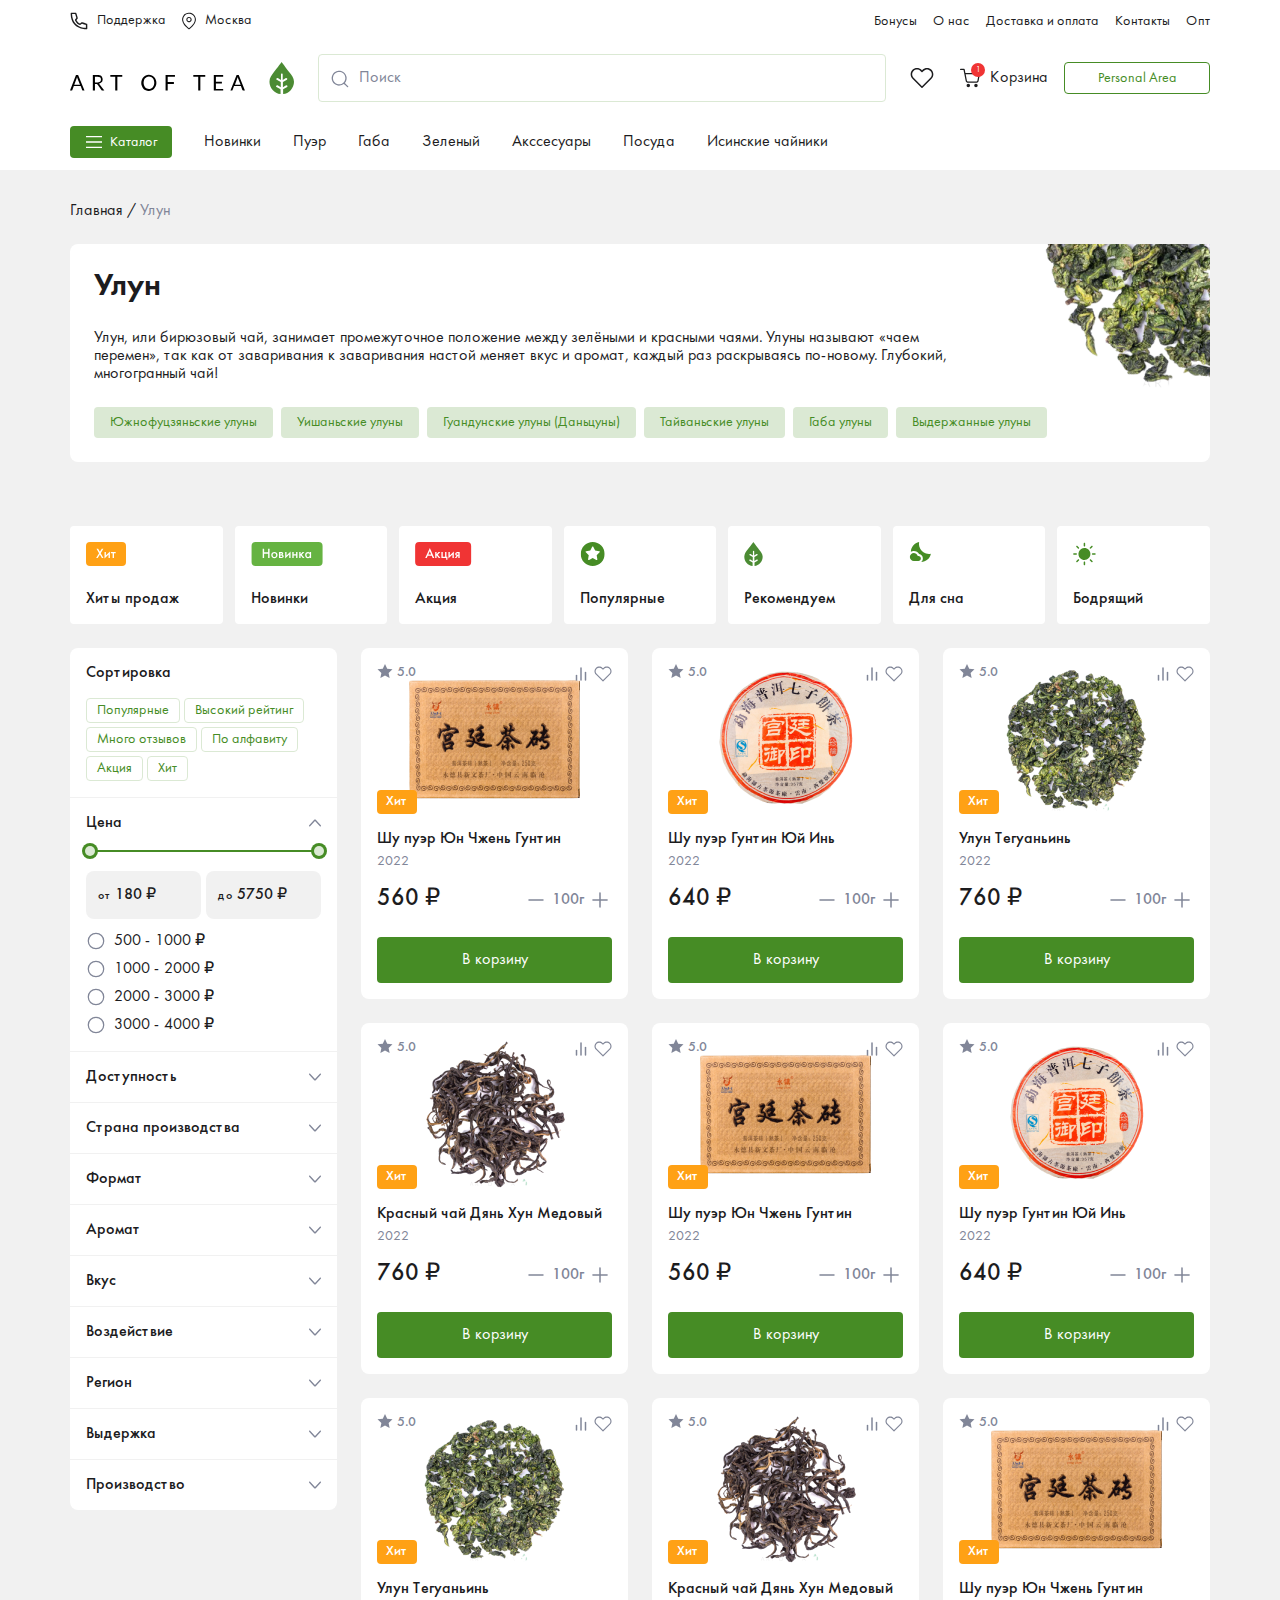
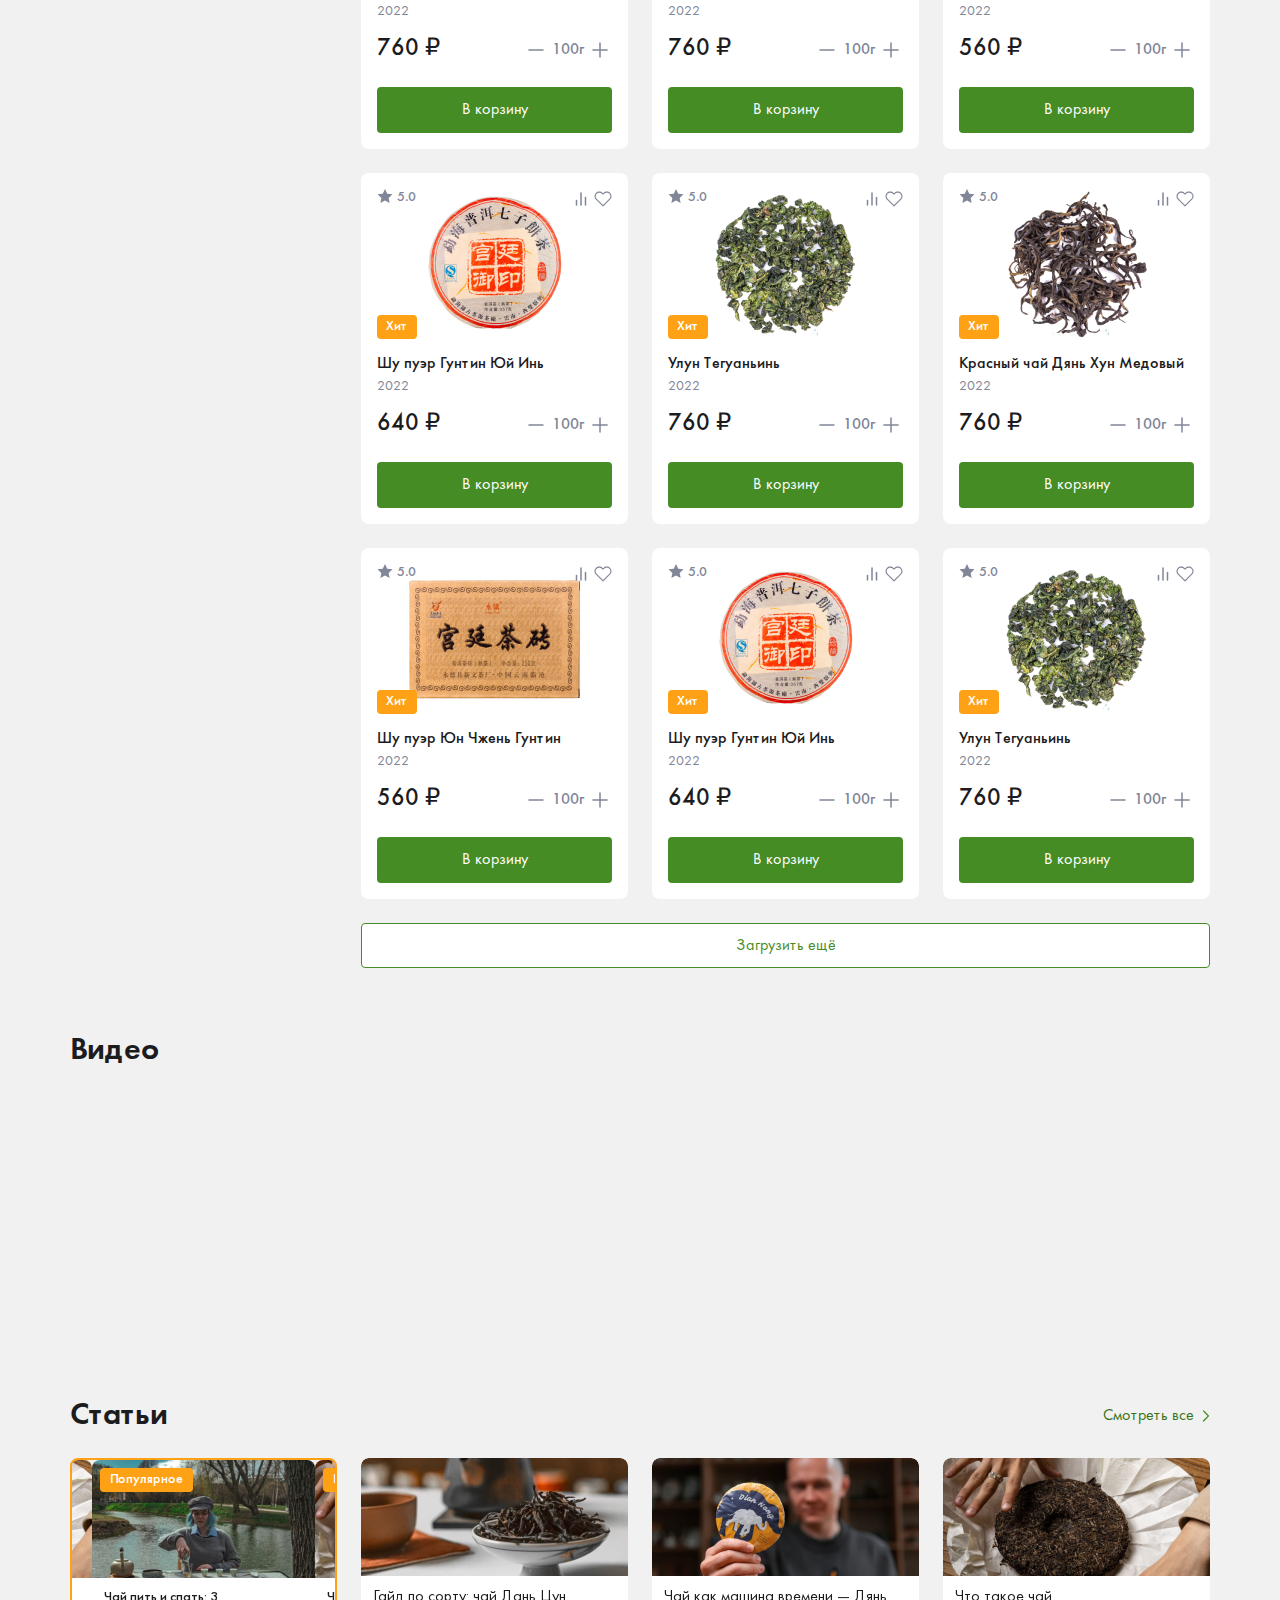
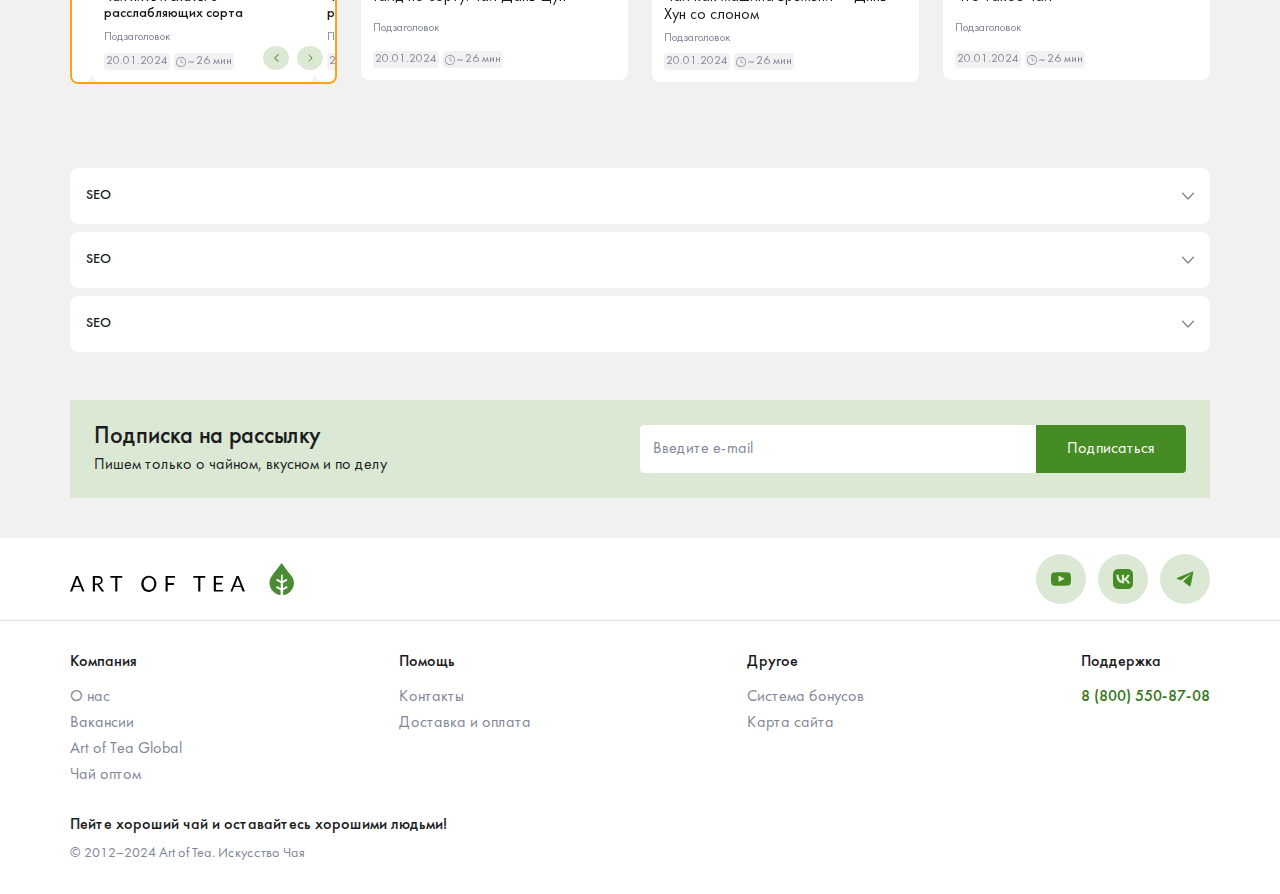
<file: category.html>
<!DOCTYPE html>
<html lang="ru">
<head>
    <meta charset="UTF-8">
    <meta http-equiv="X-UA-Compatible" content="IE=edge">
    <meta name="viewport" content="width=device-width, initial-scale=1.0">
    <title>Категория</title>
    <link rel="shortcut icon" href="assets/img/ico.ico" type="image/x-icon">
    <link rel="stylesheet" href="assets/css/plugin/bootstrap.css">
    <link rel="stylesheet" href="assets/css/plugin/swiper.css">
    <link rel="stylesheet" href="assets/css/plugin/video.css">
    <link rel="stylesheet" href="assets/css/main.css">
</head>
<body>
    <div class="d-none d-xl-block">
        <button class="scrollUp d-none">
            <svg width="16" height="10" viewBox="0 0 16 10" fill="none" xmlns="http://www.w3.org/2000/svg">
                <path fill-rule="evenodd" clip-rule="evenodd" d="M7.77797 0.827597C7.65575 0.863152 6.85575 1.63871 4.0813 4.41426C0.190193 8.30537 0.376861 8.09204 0.490194 8.51649C0.556861 8.76204 0.904638 9.10982 1.15019 9.17649C1.5713 9.28982 1.4013 9.43649 4.85575 5.98537L8.00019 2.84537L11.1446 5.98537C14.5991 9.43649 14.4291 9.28982 14.8502 9.17649C15.0957 9.10982 15.4435 8.76204 15.5102 8.51649C15.6235 8.09315 15.8024 8.29871 11.9857 4.47537C10.0746 2.56093 8.4513 0.957597 8.37797 0.912042C8.28877 0.85836 8.18966 0.823215 8.08657 0.808706C7.98348 0.794196 7.87852 0.800621 7.77797 0.827597" fill="#468C25"/>
            </svg>
        </button>
    </div>

    <header class="header">
        <div class="header-top d-none d-md-block">
            <div class="container">
                <div class="row">
                    <div class="col-12 d-flex align-items-center justify-content-between">
                        <div class="d-flex align-items-center">
                            <a href="tel:+88005508708" class="header-top__link d-flex align-items-center">
                                <svg width="18" height="18" viewBox="0 0 18 18" fill="none" xmlns="http://www.w3.org/2000/svg">
                                    <path fill-rule="evenodd" clip-rule="evenodd" d="M1.06217 0.732647C0.977115 0.773446 0.901061 0.830823 0.838475 0.901412C0.77589 0.972001 0.728034 1.05438 0.697715 1.14371C0.664159 1.25743 0.658566 1.52588 0.677208 2.15133C0.739661 4.23183 1.03608 5.98888 1.62051 7.7394C2.33732 9.887 3.35612 11.548 4.8326 12.9779C6.9364 15.0155 9.97605 16.4706 13.3224 17.042C14.1594 17.1846 14.8296 17.2554 15.8046 17.3039C16.4916 17.3374 16.6267 17.3356 16.7982 17.2852C16.9248 17.2475 17.0386 17.1757 17.1272 17.0778C17.2158 16.9798 17.2758 16.8594 17.3007 16.7297C17.3295 16.5973 17.3389 15.8572 17.3305 14.3388C17.3174 11.9712 17.3258 12.071 17.118 11.8463C16.9716 11.6888 16.8989 11.6608 16.088 11.4511C14.8555 11.1377 13.637 10.7717 12.4359 10.354C11.9204 10.1704 11.7788 10.1508 11.5793 10.2338C11.5103 10.2626 11.0871 10.5619 10.6388 10.8984C10.1904 11.2339 9.80547 11.5201 9.78403 11.5341C9.72251 11.5704 9.31051 11.3626 8.89199 11.0848C8.07638 10.5423 7.03707 9.30629 6.55796 8.30986L6.47407 8.13555L7.08088 7.32647C7.7082 6.49036 7.79209 6.3524 7.79209 6.1492C7.79209 5.86863 7.16011 3.66603 6.55516 1.83535C6.35569 1.2332 6.26434 1.00856 6.17859 0.910682C5.96047 0.661806 6.09469 0.673924 3.51552 0.673924C1.46951 0.673924 1.16005 0.68138 1.06217 0.732647ZM5.38255 2.84576C5.73863 3.95872 5.90454 4.50774 6.11427 5.28233L6.30256 5.97676L5.67244 6.82126C5.3257 7.28546 5.02555 7.69839 5.00598 7.7394C4.87362 8.00785 4.93793 8.25393 5.34713 9.04903C5.83557 9.99513 6.32306 10.6569 7.11816 11.4511C7.53202 11.865 7.76412 12.0626 8.09037 12.2788C9.0374 12.9071 9.84928 13.1625 10.2529 12.9583C10.3042 12.9322 10.704 12.6405 11.1403 12.3105C11.5774 11.9805 11.9531 11.7102 11.9754 11.7102C11.9978 11.7102 12.3362 11.8174 12.7286 11.9489C13.5004 12.2071 14.6982 12.5659 15.4262 12.7561L15.8829 12.8754V15.8908L15.5753 15.8684C13.0418 15.6792 10.9874 15.146 9.03088 14.1701C5.76845 12.5435 3.76532 10.1322 2.76143 6.62365C2.42047 5.39212 2.21358 4.12734 2.14437 2.85136C2.13589 2.64414 2.12252 2.43715 2.10429 2.23057L2.08658 2.09075H5.1402L5.38255 2.84576Z" fill="#1C1C1E"/>
                                </svg>
                                <span>Поддержка</span>
                            </a>
                            <a href="#" class="header-top__link d-flex align-items-center">
                                <svg width="14" height="18" viewBox="0 0 14 18" fill="none" xmlns="http://www.w3.org/2000/svg">
                                    <path fill-rule="evenodd" clip-rule="evenodd" d="M6.53201 0.678626C5.20148 0.761651 3.91282 1.2449 2.80228 2.07728C2.44676 2.34338 1.76056 3.031 1.49729 3.38297C0.792351 4.31452 0.330894 5.40718 0.154704 6.56204C0.0823237 7.01619 0.0681314 7.94295 0.127029 8.37014C0.319335 9.75459 0.900509 11.1461 1.85281 12.5051C2.44037 13.3424 2.99813 13.9974 3.83263 14.8283C4.57972 15.5812 5.38243 16.2767 6.23397 16.9089C6.67038 17.2332 6.78605 17.3035 6.91449 17.3255C7.10963 17.3581 7.22814 17.2992 7.75751 16.9047C8.63472 16.2604 9.45928 15.5473 10.2234 14.7723C12.3693 12.6278 13.5792 10.5047 13.873 8.37014C13.9269 7.97985 13.9198 7.07083 13.8595 6.65287C13.5189 4.29482 12.0663 2.31854 9.93319 1.31231C9.47325 1.10553 8.99503 0.942087 8.50474 0.824097C7.85626 0.690218 7.19311 0.641317 6.53201 0.678626ZM7.93704 1.79769C8.92145 1.95865 9.84844 2.36833 10.6302 2.98788C11.4119 3.60743 12.0225 4.41634 12.4041 5.33795C12.9505 6.64222 12.9895 8.14093 12.5119 9.5339C12.094 10.7559 11.2815 12.0552 10.1326 13.3417C9.39104 14.1727 7.98246 15.4528 7.19053 16.0169L6.99822 16.1539L6.67961 15.9126C5.46475 14.9894 4.15267 13.7206 3.26281 12.6087C2.06286 11.1085 1.3795 9.67086 1.19358 8.2566C1.13823 7.83296 1.15171 7.06303 1.22338 6.63868C1.3892 5.62972 1.81544 4.6815 2.45998 3.88774C3.10452 3.09398 3.94505 2.48216 4.89848 2.11276C5.23199 1.98148 5.82594 1.82891 6.16301 1.78775C6.30351 1.77072 6.4504 1.75085 6.48943 1.74447C6.65193 1.71679 7.68158 1.7544 7.93704 1.79769ZM6.75908 4.92496C6.09921 4.98627 5.48614 5.29224 5.04045 5.78271C4.59476 6.27318 4.3487 6.91265 4.35065 7.57537C4.35065 8.8399 5.20077 9.89368 6.44685 10.1747C6.77044 10.2478 7.27639 10.2421 7.60707 10.1619C8.19818 10.0186 8.75239 9.66163 9.1072 9.194C9.2995 8.94067 9.51239 8.4929 9.5869 8.18564C9.67205 7.83083 9.67276 7.31991 9.5869 6.96865C9.45514 6.40703 9.14375 5.90373 8.69999 5.53515C8.25624 5.16657 7.70434 4.95283 7.12808 4.92638C7.0052 4.91914 6.88202 4.91867 6.75908 4.92496ZM7.34665 6.01705C7.7859 6.10788 8.23437 6.46056 8.42739 6.86788C8.73181 7.50795 8.61544 8.2055 8.12296 8.69798C7.9785 8.84946 7.80408 8.96921 7.6108 9.0496C7.41753 9.12999 7.20963 9.16926 7.00035 9.1649C6.79107 9.16926 6.58318 9.12999 6.3899 9.0496C6.19663 8.96921 6.02221 8.84946 5.87774 8.69798C5.72626 8.55351 5.60651 8.37909 5.52612 8.18582C5.44573 7.99254 5.40647 7.78465 5.41082 7.57537C5.41082 7.30855 5.45481 7.11767 5.57332 6.86788C5.75995 6.47405 6.1843 6.12988 6.61078 6.02628C6.79811 5.98086 7.1515 5.97661 7.34665 6.01705Z" fill="#1C1C1E"/>
                                </svg>
                                <span>Москва</span>
                            </a>
                        </div>
                        <ul class="header-top-nav d-flex">
                            <li><a href="#">Бонусы</a></li>
                            <li><a href="#">О нас</a></li>
                            <li><a href="#">Доставка и оплата</a></li>
                            <li><a href="#">Контакты</a></li>
                            <li><a href="#">Опт</a></li>
                        </ul>
                    </div>
                </div>
            </div>
        </div>
        <div class="header-middle d-none d-md-block">
            <div class="container">
                <div class="row">
                    <div class="col-12 d-flex align-items-center justify-content-between">
                        <a href="./index.html" class="header-logo">
                            <img src="assets/img/svg/logo.svg" alt="" class="logo">
                        </a>
                        <div class="header-search">
                            <div class="search">
                                <input type="text" class="search__inp" placeholder="Поиск">
                                <svg width="20" height="18" viewBox="0 0 20 18" fill="none" xmlns="http://www.w3.org/2000/svg">
                                    <path fill-rule="evenodd" clip-rule="evenodd" d="M8.48717 0.685308C7.04739 0.81978 5.73779 1.3354 4.54895 2.23473C4.21663 2.48654 3.55283 3.14092 3.28475 3.48181C2.46421 4.52589 1.95459 5.70359 1.73276 7.07229C1.64711 7.59561 1.64711 8.70736 1.73276 9.23069C2.03253 11.0747 2.90189 12.6499 4.26973 13.8276C5.76948 15.1183 7.79169 15.7847 9.71369 15.6211C11.18 15.4969 12.5753 14.9659 13.6845 14.1102C13.8292 13.9989 13.9603 13.9072 13.9757 13.9072C13.9911 13.9072 14.7508 14.655 15.6647 15.5688C17.4582 17.3632 17.4548 17.3607 17.7717 17.3247C17.8674 17.313 17.9592 17.2797 18.0402 17.2273C18.1212 17.1749 18.1892 17.1049 18.2392 17.0224C18.2891 16.94 18.3197 16.8472 18.3287 16.7512C18.3376 16.6552 18.3247 16.5584 18.2908 16.4682C18.2462 16.3525 17.8882 15.9765 16.5589 14.6472L14.8827 12.9711L15.0643 12.7458C15.824 11.8019 16.3679 10.524 16.5743 9.19643C16.6548 8.68338 16.6548 7.62302 16.5752 7.10655C16.2403 4.9293 15.0883 3.1058 13.2896 1.90669C12.3649 1.29049 11.3134 0.890049 10.213 0.734986C9.6405 0.665454 9.06277 0.648824 8.48717 0.685308ZM10.4083 2.066C11.7667 2.35464 13.0078 3.09038 13.8695 4.11734C14.5583 4.92936 15.0278 5.90422 15.2332 6.94908C15.4386 7.99393 15.3731 9.07398 15.0429 10.0863C14.899 10.5326 14.4896 11.3428 14.2104 11.7317C13.5271 12.6889 12.5887 13.435 11.5021 13.8849C10.1235 14.4517 8.58674 14.5019 7.17415 14.0263C4.94466 13.2811 3.34642 11.3591 3.00296 9.00799C2.91902 8.43413 2.95071 7.43031 3.06891 6.87872C3.53485 4.71603 5.10054 2.94906 7.16216 2.25871C7.88505 2.01718 8.35784 1.95208 9.27516 1.96664C9.88842 1.97607 10.0554 1.99063 10.4083 2.066Z" fill="#818698"/>
                                </svg>
                            </div>
                        </div>
                        <div class="d-flex align-items-center">
                            <a href="#" class="favorites-link">
                                <svg width="24" height="24" viewBox="0 0 24 24" fill="none" xmlns="http://www.w3.org/2000/svg">
                                    <path fill-rule="evenodd" clip-rule="evenodd" d="M14.5921 2.4825C15.3609 2.16396 16.1849 2 17.017 2C17.8492 2 18.6732 2.16396 19.442 2.4825C20.2108 2.80105 20.9093 3.26794 21.4976 3.85651C22.086 4.44475 22.5528 5.14316 22.8713 5.91183C23.1899 6.68061 23.3538 7.50463 23.3538 8.33679C23.3538 9.16896 23.1899 9.99298 22.8713 10.7618C22.5528 11.5305 22.086 12.2289 21.4975 12.8172C21.4974 12.8172 21.4975 12.8172 21.4975 12.8172L12.5373 21.7773C12.2404 22.0742 11.7591 22.0742 11.4622 21.7773L2.50209 12.8172C1.31381 11.6289 0.64624 10.0173 0.64624 8.33679C0.64624 6.65632 1.31381 5.04467 2.50209 3.85639C3.69036 2.66811 5.30201 2.00054 6.98249 2.00054C8.66297 2.00054 10.2746 2.66811 11.4629 3.85639L11.9998 4.39326L12.5365 3.85651C13.1248 3.26795 13.8233 2.80105 14.5921 2.4825ZM17.017 3.52039C16.3846 3.52039 15.7583 3.64499 15.1741 3.88709C14.5898 4.12918 14.0589 4.48402 13.6118 4.93134L12.5373 6.00587C12.2404 6.30274 11.7591 6.30274 11.4622 6.00587L10.3878 4.93146C9.48467 4.02831 8.25974 3.52093 6.98249 3.52093C5.70525 3.52093 4.48031 4.02831 3.57716 4.93146C2.67401 5.83461 2.16663 7.05955 2.16663 8.33679C2.16663 9.61404 2.67401 10.839 3.57716 11.7421L11.9998 20.1647L20.4224 11.7421C20.8697 11.295 21.2247 10.764 21.4667 10.1798C21.7088 9.59549 21.8335 8.96924 21.8335 8.33679C21.8335 7.70435 21.7088 7.0781 21.4667 6.49382C21.2247 5.90954 20.8698 5.37869 20.4225 4.93159C19.9754 4.48428 19.4443 4.12918 18.86 3.88709C18.2757 3.64499 17.6495 3.52039 17.017 3.52039Z" fill="#1C1C1E"/>
                                </svg>
                            </a>
                            <div class="shopping-cart position-relative">
                                <div class="shopping-cart__btn d-flex align-items-center">
                                    <div class="position-relative">
                                        <svg width="24" height="24" viewBox="0 0 24 24" fill="none" xmlns="http://www.w3.org/2000/svg">
                                            <path fill-rule="evenodd" clip-rule="evenodd" d="M2 3.38293C2 3.0304 2.28578 2.74463 2.6383 2.74463H6.04255C6.34678 2.74463 6.60873 2.95934 6.66844 3.25766L7.41745 6.99995H21.3617C21.5519 6.99995 21.7322 7.08479 21.8535 7.23136C21.9748 7.37793 22.0243 7.57095 21.9887 7.75781L20.6261 14.903C20.5191 15.4418 20.226 15.9257 19.7981 16.2702C19.3719 16.6132 18.8391 16.7961 18.2922 16.7872H10.0312C9.4843 16.7961 8.95148 16.6132 8.52531 16.2702C8.09764 15.9259 7.80462 15.4422 7.69749 14.9038L6.27451 7.79423C6.26955 7.77446 6.2655 7.75432 6.26243 7.73386L5.51935 4.02122H2.6383C2.28578 4.02122 2 3.73545 2 3.38293ZM7.67296 8.27654L8.94947 14.6543C8.99811 14.8992 9.13134 15.1192 9.32582 15.2758C9.52031 15.4323 9.76367 15.5155 10.0133 15.5107L10.0255 15.5106H18.2979L18.3101 15.5107C18.5597 15.5155 18.8031 15.4323 18.9976 15.2758C19.1915 15.1196 19.3245 14.9004 19.3735 14.6564L19.3739 14.6543L20.5902 8.27654H7.67296Z" fill="#1C1C1E"/>
                                            <path d="M19.6595 19.5531C19.6595 20.4932 18.8975 21.2553 17.9574 21.2553C17.0174 21.2553 16.2553 20.4932 16.2553 19.5531C16.2553 18.6131 17.0174 17.851 17.9574 17.851C18.8975 17.851 19.6595 18.6131 19.6595 19.5531Z" fill="#1C1C1E"/>
                                            <path d="M10.2978 21.2553C11.2379 21.2553 12 20.4932 12 19.5531C12 18.6131 11.2379 17.851 10.2978 17.851C9.35778 17.851 8.59571 18.6131 8.59571 19.5531C8.59571 20.4932 9.35778 21.2553 10.2978 21.2553Z" fill="#1C1C1E"/>
                                        </svg>
                                        <span class="count">1</span>
                                    </div>
                                    <span class="d-none d-lg-block">Корзина</span>
                                </div>
                                <div class="shopping-cart-box position-absolute">
                                    <h6 class="shopping-cart__title">Товары в корзине</h6>
                                    <div class="shopping-products">
                                        <div class="shopping-product d-flex align-items-center justify-content-between">
                                            <div class="d-flex align-items-center">
                                                <img src="assets/img/png/b3.png" alt="" class="product-img">
                                                <div class="d-flex flex-column">
                                                    <a href="#" class="product-name">Улун Тегуаньинь</a>
                                                    <span class="product-weight">100г</span>
                                                </div>
                                            </div>
                                            <div class="d-flex align-items-center">
                                                <span class="product-price">500 ₽ </span>
                                                <button class="shopping-product__remove">
                                                    <svg width="20" height="20" viewBox="0 0 20 20" fill="none" xmlns="http://www.w3.org/2000/svg">
                                                        <path fill-rule="evenodd" clip-rule="evenodd" d="M7.80299 0.0262405C6.82586 0.157454 6.03114 0.823758 5.70543 1.78134C5.61609 2.04376 5.56956 2.51278 5.56956 3.14V3.70673L3.51296 3.7179C1.57174 3.7272 1.44797 3.73186 1.31211 3.79979C1.21762 3.85239 1.13529 3.92434 1.07051 4.01093C1.00572 4.09753 0.959938 4.19681 0.936147 4.30231C0.880312 4.62802 1.10924 4.99653 1.42006 5.08215C1.50102 5.10541 1.83975 5.12402 2.17197 5.12402H2.77593L2.78803 11.48C2.80012 18.2696 2.79082 17.928 2.98996 18.4129C3.14916 18.7987 3.39998 19.1399 3.72071 19.4069C4.04144 19.674 4.42242 19.8589 4.83067 19.9456C5.17779 20.0181 14.8206 20.0181 15.1677 19.9456C15.5755 19.8579 15.9561 19.6727 16.2766 19.4057C16.5972 19.1388 16.8483 18.7981 17.0084 18.4129C17.2075 17.928 17.1982 18.2696 17.2103 11.48L17.2224 5.12402H17.8264C18.1586 5.12402 18.4973 5.10541 18.5783 5.08215C18.7756 5.02817 18.9887 4.80948 19.0436 4.60661C19.1264 4.29859 19.0157 4.0129 18.7421 3.83236L18.5848 3.72814L16.5115 3.71697L14.439 3.70673L14.4176 2.93527C14.3953 2.11449 14.373 1.96839 14.2166 1.58777C13.9049 0.82748 13.2544 0.273778 12.4187 0.0560195C12.214 0.00297574 8.17243 -0.0230809 7.80299 0.0262405ZM12.2884 1.47889C12.5658 1.58312 12.8328 1.8502 12.9371 2.12752C13.005 2.30991 13.0143 2.41693 13.0143 3.02275V3.70952H6.98406V3.02275C6.98406 2.19638 7.02687 2.0326 7.32094 1.73853C7.6634 1.39607 7.58616 1.40538 9.98801 1.40352C12.0214 1.40166 12.0865 1.40352 12.2884 1.47889ZM15.8061 11.3944C15.8061 17.661 15.8061 17.6656 15.7288 17.8731C15.669 18.0187 15.5808 18.151 15.4695 18.2624C15.3581 18.3737 15.2258 18.4619 15.0802 18.5218C14.8736 18.599 14.8485 18.599 9.99918 18.599C5.14987 18.599 5.12474 18.599 4.91815 18.5218C4.77253 18.4619 4.64023 18.3737 4.5289 18.2624C4.41757 18.151 4.32941 18.0187 4.26953 17.8731C4.19229 17.6656 4.19229 17.661 4.19229 11.3944V5.12402H15.8061V11.3944ZM7.95839 8.40715C7.72668 8.45833 7.52567 8.67051 7.47169 8.91898C7.41493 9.18606 7.41493 14.537 7.47169 14.804C7.62431 15.5159 8.65727 15.5085 8.80616 14.7938C8.83501 14.6533 8.84432 13.7413 8.83687 11.748L8.82664 8.90223L8.74381 8.74682C8.6247 8.52534 8.49907 8.44437 8.17522 8.38202C8.10216 8.38086 8.02926 8.38931 7.95839 8.40715ZM11.6808 8.40715C11.449 8.45833 11.248 8.67051 11.1941 8.91898C11.1373 9.18606 11.1373 14.537 11.1941 14.804C11.3467 15.5159 12.3796 15.5085 12.5285 14.7938C12.5574 14.6533 12.5667 13.7413 12.5592 11.748L12.549 8.90223L12.4662 8.74682C12.3471 8.52534 12.2214 8.44437 11.8976 8.38202C11.8245 8.38086 11.7516 8.38931 11.6808 8.40715Z" fill="#818698"/>
                                                    </svg>
                                                </button>
                                            </div>
                                        </div>
                                        <div class="shopping-product d-flex align-items-center justify-content-between">
                                            <div class="d-flex align-items-center">
                                                <img src="assets/img/png/b3.png" alt="" class="product-img">
                                                <div class="d-flex flex-column">
                                                    <a href="#" class="product-name">Улун Тегуаньинь</a>
                                                    <span class="product-weight">100г</span>
                                                </div>
                                            </div>
                                            <div class="d-flex align-items-center">
                                                <span class="product-price">500 ₽ </span>
                                                <button class="shopping-product__remove">
                                                    <svg width="20" height="20" viewBox="0 0 20 20" fill="none" xmlns="http://www.w3.org/2000/svg">
                                                        <path fill-rule="evenodd" clip-rule="evenodd" d="M7.80299 0.0262405C6.82586 0.157454 6.03114 0.823758 5.70543 1.78134C5.61609 2.04376 5.56956 2.51278 5.56956 3.14V3.70673L3.51296 3.7179C1.57174 3.7272 1.44797 3.73186 1.31211 3.79979C1.21762 3.85239 1.13529 3.92434 1.07051 4.01093C1.00572 4.09753 0.959938 4.19681 0.936147 4.30231C0.880312 4.62802 1.10924 4.99653 1.42006 5.08215C1.50102 5.10541 1.83975 5.12402 2.17197 5.12402H2.77593L2.78803 11.48C2.80012 18.2696 2.79082 17.928 2.98996 18.4129C3.14916 18.7987 3.39998 19.1399 3.72071 19.4069C4.04144 19.674 4.42242 19.8589 4.83067 19.9456C5.17779 20.0181 14.8206 20.0181 15.1677 19.9456C15.5755 19.8579 15.9561 19.6727 16.2766 19.4057C16.5972 19.1388 16.8483 18.7981 17.0084 18.4129C17.2075 17.928 17.1982 18.2696 17.2103 11.48L17.2224 5.12402H17.8264C18.1586 5.12402 18.4973 5.10541 18.5783 5.08215C18.7756 5.02817 18.9887 4.80948 19.0436 4.60661C19.1264 4.29859 19.0157 4.0129 18.7421 3.83236L18.5848 3.72814L16.5115 3.71697L14.439 3.70673L14.4176 2.93527C14.3953 2.11449 14.373 1.96839 14.2166 1.58777C13.9049 0.82748 13.2544 0.273778 12.4187 0.0560195C12.214 0.00297574 8.17243 -0.0230809 7.80299 0.0262405ZM12.2884 1.47889C12.5658 1.58312 12.8328 1.8502 12.9371 2.12752C13.005 2.30991 13.0143 2.41693 13.0143 3.02275V3.70952H6.98406V3.02275C6.98406 2.19638 7.02687 2.0326 7.32094 1.73853C7.6634 1.39607 7.58616 1.40538 9.98801 1.40352C12.0214 1.40166 12.0865 1.40352 12.2884 1.47889ZM15.8061 11.3944C15.8061 17.661 15.8061 17.6656 15.7288 17.8731C15.669 18.0187 15.5808 18.151 15.4695 18.2624C15.3581 18.3737 15.2258 18.4619 15.0802 18.5218C14.8736 18.599 14.8485 18.599 9.99918 18.599C5.14987 18.599 5.12474 18.599 4.91815 18.5218C4.77253 18.4619 4.64023 18.3737 4.5289 18.2624C4.41757 18.151 4.32941 18.0187 4.26953 17.8731C4.19229 17.6656 4.19229 17.661 4.19229 11.3944V5.12402H15.8061V11.3944ZM7.95839 8.40715C7.72668 8.45833 7.52567 8.67051 7.47169 8.91898C7.41493 9.18606 7.41493 14.537 7.47169 14.804C7.62431 15.5159 8.65727 15.5085 8.80616 14.7938C8.83501 14.6533 8.84432 13.7413 8.83687 11.748L8.82664 8.90223L8.74381 8.74682C8.6247 8.52534 8.49907 8.44437 8.17522 8.38202C8.10216 8.38086 8.02926 8.38931 7.95839 8.40715ZM11.6808 8.40715C11.449 8.45833 11.248 8.67051 11.1941 8.91898C11.1373 9.18606 11.1373 14.537 11.1941 14.804C11.3467 15.5159 12.3796 15.5085 12.5285 14.7938C12.5574 14.6533 12.5667 13.7413 12.5592 11.748L12.549 8.90223L12.4662 8.74682C12.3471 8.52534 12.2214 8.44437 11.8976 8.38202C11.8245 8.38086 11.7516 8.38931 11.6808 8.40715Z" fill="#818698"/>
                                                    </svg>
                                                </button>
                                            </div>
                                        </div>
                                        <div class="shopping-product d-flex align-items-center justify-content-between">
                                            <div class="d-flex align-items-center">
                                                <img src="assets/img/png/b3.png" alt="" class="product-img">
                                                <div class="d-flex flex-column">
                                                    <a href="#" class="product-name">Улун Тегуаньинь</a>
                                                    <span class="product-weight">100г</span>
                                                </div>
                                            </div>
                                            <div class="d-flex align-items-center">
                                                <span class="product-price">500 ₽ </span>
                                                <button class="shopping-product__remove">
                                                    <svg width="20" height="20" viewBox="0 0 20 20" fill="none" xmlns="http://www.w3.org/2000/svg">
                                                        <path fill-rule="evenodd" clip-rule="evenodd" d="M7.80299 0.0262405C6.82586 0.157454 6.03114 0.823758 5.70543 1.78134C5.61609 2.04376 5.56956 2.51278 5.56956 3.14V3.70673L3.51296 3.7179C1.57174 3.7272 1.44797 3.73186 1.31211 3.79979C1.21762 3.85239 1.13529 3.92434 1.07051 4.01093C1.00572 4.09753 0.959938 4.19681 0.936147 4.30231C0.880312 4.62802 1.10924 4.99653 1.42006 5.08215C1.50102 5.10541 1.83975 5.12402 2.17197 5.12402H2.77593L2.78803 11.48C2.80012 18.2696 2.79082 17.928 2.98996 18.4129C3.14916 18.7987 3.39998 19.1399 3.72071 19.4069C4.04144 19.674 4.42242 19.8589 4.83067 19.9456C5.17779 20.0181 14.8206 20.0181 15.1677 19.9456C15.5755 19.8579 15.9561 19.6727 16.2766 19.4057C16.5972 19.1388 16.8483 18.7981 17.0084 18.4129C17.2075 17.928 17.1982 18.2696 17.2103 11.48L17.2224 5.12402H17.8264C18.1586 5.12402 18.4973 5.10541 18.5783 5.08215C18.7756 5.02817 18.9887 4.80948 19.0436 4.60661C19.1264 4.29859 19.0157 4.0129 18.7421 3.83236L18.5848 3.72814L16.5115 3.71697L14.439 3.70673L14.4176 2.93527C14.3953 2.11449 14.373 1.96839 14.2166 1.58777C13.9049 0.82748 13.2544 0.273778 12.4187 0.0560195C12.214 0.00297574 8.17243 -0.0230809 7.80299 0.0262405ZM12.2884 1.47889C12.5658 1.58312 12.8328 1.8502 12.9371 2.12752C13.005 2.30991 13.0143 2.41693 13.0143 3.02275V3.70952H6.98406V3.02275C6.98406 2.19638 7.02687 2.0326 7.32094 1.73853C7.6634 1.39607 7.58616 1.40538 9.98801 1.40352C12.0214 1.40166 12.0865 1.40352 12.2884 1.47889ZM15.8061 11.3944C15.8061 17.661 15.8061 17.6656 15.7288 17.8731C15.669 18.0187 15.5808 18.151 15.4695 18.2624C15.3581 18.3737 15.2258 18.4619 15.0802 18.5218C14.8736 18.599 14.8485 18.599 9.99918 18.599C5.14987 18.599 5.12474 18.599 4.91815 18.5218C4.77253 18.4619 4.64023 18.3737 4.5289 18.2624C4.41757 18.151 4.32941 18.0187 4.26953 17.8731C4.19229 17.6656 4.19229 17.661 4.19229 11.3944V5.12402H15.8061V11.3944ZM7.95839 8.40715C7.72668 8.45833 7.52567 8.67051 7.47169 8.91898C7.41493 9.18606 7.41493 14.537 7.47169 14.804C7.62431 15.5159 8.65727 15.5085 8.80616 14.7938C8.83501 14.6533 8.84432 13.7413 8.83687 11.748L8.82664 8.90223L8.74381 8.74682C8.6247 8.52534 8.49907 8.44437 8.17522 8.38202C8.10216 8.38086 8.02926 8.38931 7.95839 8.40715ZM11.6808 8.40715C11.449 8.45833 11.248 8.67051 11.1941 8.91898C11.1373 9.18606 11.1373 14.537 11.1941 14.804C11.3467 15.5159 12.3796 15.5085 12.5285 14.7938C12.5574 14.6533 12.5667 13.7413 12.5592 11.748L12.549 8.90223L12.4662 8.74682C12.3471 8.52534 12.2214 8.44437 11.8976 8.38202C11.8245 8.38086 11.7516 8.38931 11.6808 8.40715Z" fill="#818698"/>
                                                    </svg>
                                                </button>
                                            </div>
                                        </div>
                                        <div class="shopping-product d-flex align-items-center justify-content-between">
                                            <div class="d-flex align-items-center">
                                                <img src="assets/img/png/b3.png" alt="" class="product-img">
                                                <div class="d-flex flex-column">
                                                    <a href="#" class="product-name">Улун Тегуаньинь</a>
                                                    <span class="product-weight">100г</span>
                                                </div>
                                            </div>
                                            <div class="d-flex align-items-center">
                                                <span class="product-price sale_price">500 ₽ </span>
                                                <button class="shopping-product__remove">
                                                    <svg width="20" height="20" viewBox="0 0 20 20" fill="none" xmlns="http://www.w3.org/2000/svg">
                                                        <path fill-rule="evenodd" clip-rule="evenodd" d="M7.80299 0.0262405C6.82586 0.157454 6.03114 0.823758 5.70543 1.78134C5.61609 2.04376 5.56956 2.51278 5.56956 3.14V3.70673L3.51296 3.7179C1.57174 3.7272 1.44797 3.73186 1.31211 3.79979C1.21762 3.85239 1.13529 3.92434 1.07051 4.01093C1.00572 4.09753 0.959938 4.19681 0.936147 4.30231C0.880312 4.62802 1.10924 4.99653 1.42006 5.08215C1.50102 5.10541 1.83975 5.12402 2.17197 5.12402H2.77593L2.78803 11.48C2.80012 18.2696 2.79082 17.928 2.98996 18.4129C3.14916 18.7987 3.39998 19.1399 3.72071 19.4069C4.04144 19.674 4.42242 19.8589 4.83067 19.9456C5.17779 20.0181 14.8206 20.0181 15.1677 19.9456C15.5755 19.8579 15.9561 19.6727 16.2766 19.4057C16.5972 19.1388 16.8483 18.7981 17.0084 18.4129C17.2075 17.928 17.1982 18.2696 17.2103 11.48L17.2224 5.12402H17.8264C18.1586 5.12402 18.4973 5.10541 18.5783 5.08215C18.7756 5.02817 18.9887 4.80948 19.0436 4.60661C19.1264 4.29859 19.0157 4.0129 18.7421 3.83236L18.5848 3.72814L16.5115 3.71697L14.439 3.70673L14.4176 2.93527C14.3953 2.11449 14.373 1.96839 14.2166 1.58777C13.9049 0.82748 13.2544 0.273778 12.4187 0.0560195C12.214 0.00297574 8.17243 -0.0230809 7.80299 0.0262405ZM12.2884 1.47889C12.5658 1.58312 12.8328 1.8502 12.9371 2.12752C13.005 2.30991 13.0143 2.41693 13.0143 3.02275V3.70952H6.98406V3.02275C6.98406 2.19638 7.02687 2.0326 7.32094 1.73853C7.6634 1.39607 7.58616 1.40538 9.98801 1.40352C12.0214 1.40166 12.0865 1.40352 12.2884 1.47889ZM15.8061 11.3944C15.8061 17.661 15.8061 17.6656 15.7288 17.8731C15.669 18.0187 15.5808 18.151 15.4695 18.2624C15.3581 18.3737 15.2258 18.4619 15.0802 18.5218C14.8736 18.599 14.8485 18.599 9.99918 18.599C5.14987 18.599 5.12474 18.599 4.91815 18.5218C4.77253 18.4619 4.64023 18.3737 4.5289 18.2624C4.41757 18.151 4.32941 18.0187 4.26953 17.8731C4.19229 17.6656 4.19229 17.661 4.19229 11.3944V5.12402H15.8061V11.3944ZM7.95839 8.40715C7.72668 8.45833 7.52567 8.67051 7.47169 8.91898C7.41493 9.18606 7.41493 14.537 7.47169 14.804C7.62431 15.5159 8.65727 15.5085 8.80616 14.7938C8.83501 14.6533 8.84432 13.7413 8.83687 11.748L8.82664 8.90223L8.74381 8.74682C8.6247 8.52534 8.49907 8.44437 8.17522 8.38202C8.10216 8.38086 8.02926 8.38931 7.95839 8.40715ZM11.6808 8.40715C11.449 8.45833 11.248 8.67051 11.1941 8.91898C11.1373 9.18606 11.1373 14.537 11.1941 14.804C11.3467 15.5159 12.3796 15.5085 12.5285 14.7938C12.5574 14.6533 12.5667 13.7413 12.5592 11.748L12.549 8.90223L12.4662 8.74682C12.3471 8.52534 12.2214 8.44437 11.8976 8.38202C11.8245 8.38086 11.7516 8.38931 11.6808 8.40715Z" fill="#818698"/>
                                                    </svg>
                                                </button>
                                            </div>
                                        </div>
                                        <div class="shopping-product d-flex align-items-center justify-content-between">
                                            <div class="d-flex align-items-center">
                                                <img src="assets/img/png/b3.png" alt="" class="product-img">
                                                <div class="d-flex flex-column">
                                                    <a href="#" class="product-name">Улун Тегуаньинь</a>
                                                    <span class="product-weight">100г</span>
                                                </div>
                                            </div>
                                            <div class="d-flex align-items-center">
                                                <span class="product-price sale_price">500 ₽ </span>
                                                <button class="shopping-product__remove">
                                                    <svg width="20" height="20" viewBox="0 0 20 20" fill="none" xmlns="http://www.w3.org/2000/svg">
                                                        <path fill-rule="evenodd" clip-rule="evenodd" d="M7.80299 0.0262405C6.82586 0.157454 6.03114 0.823758 5.70543 1.78134C5.61609 2.04376 5.56956 2.51278 5.56956 3.14V3.70673L3.51296 3.7179C1.57174 3.7272 1.44797 3.73186 1.31211 3.79979C1.21762 3.85239 1.13529 3.92434 1.07051 4.01093C1.00572 4.09753 0.959938 4.19681 0.936147 4.30231C0.880312 4.62802 1.10924 4.99653 1.42006 5.08215C1.50102 5.10541 1.83975 5.12402 2.17197 5.12402H2.77593L2.78803 11.48C2.80012 18.2696 2.79082 17.928 2.98996 18.4129C3.14916 18.7987 3.39998 19.1399 3.72071 19.4069C4.04144 19.674 4.42242 19.8589 4.83067 19.9456C5.17779 20.0181 14.8206 20.0181 15.1677 19.9456C15.5755 19.8579 15.9561 19.6727 16.2766 19.4057C16.5972 19.1388 16.8483 18.7981 17.0084 18.4129C17.2075 17.928 17.1982 18.2696 17.2103 11.48L17.2224 5.12402H17.8264C18.1586 5.12402 18.4973 5.10541 18.5783 5.08215C18.7756 5.02817 18.9887 4.80948 19.0436 4.60661C19.1264 4.29859 19.0157 4.0129 18.7421 3.83236L18.5848 3.72814L16.5115 3.71697L14.439 3.70673L14.4176 2.93527C14.3953 2.11449 14.373 1.96839 14.2166 1.58777C13.9049 0.82748 13.2544 0.273778 12.4187 0.0560195C12.214 0.00297574 8.17243 -0.0230809 7.80299 0.0262405ZM12.2884 1.47889C12.5658 1.58312 12.8328 1.8502 12.9371 2.12752C13.005 2.30991 13.0143 2.41693 13.0143 3.02275V3.70952H6.98406V3.02275C6.98406 2.19638 7.02687 2.0326 7.32094 1.73853C7.6634 1.39607 7.58616 1.40538 9.98801 1.40352C12.0214 1.40166 12.0865 1.40352 12.2884 1.47889ZM15.8061 11.3944C15.8061 17.661 15.8061 17.6656 15.7288 17.8731C15.669 18.0187 15.5808 18.151 15.4695 18.2624C15.3581 18.3737 15.2258 18.4619 15.0802 18.5218C14.8736 18.599 14.8485 18.599 9.99918 18.599C5.14987 18.599 5.12474 18.599 4.91815 18.5218C4.77253 18.4619 4.64023 18.3737 4.5289 18.2624C4.41757 18.151 4.32941 18.0187 4.26953 17.8731C4.19229 17.6656 4.19229 17.661 4.19229 11.3944V5.12402H15.8061V11.3944ZM7.95839 8.40715C7.72668 8.45833 7.52567 8.67051 7.47169 8.91898C7.41493 9.18606 7.41493 14.537 7.47169 14.804C7.62431 15.5159 8.65727 15.5085 8.80616 14.7938C8.83501 14.6533 8.84432 13.7413 8.83687 11.748L8.82664 8.90223L8.74381 8.74682C8.6247 8.52534 8.49907 8.44437 8.17522 8.38202C8.10216 8.38086 8.02926 8.38931 7.95839 8.40715ZM11.6808 8.40715C11.449 8.45833 11.248 8.67051 11.1941 8.91898C11.1373 9.18606 11.1373 14.537 11.1941 14.804C11.3467 15.5159 12.3796 15.5085 12.5285 14.7938C12.5574 14.6533 12.5667 13.7413 12.5592 11.748L12.549 8.90223L12.4662 8.74682C12.3471 8.52534 12.2214 8.44437 11.8976 8.38202C11.8245 8.38086 11.7516 8.38931 11.6808 8.40715Z" fill="#818698"/>
                                                    </svg>
                                                </button>
                                            </div>
                                        </div>
                                        <div class="shopping-product d-flex align-items-center justify-content-between">
                                            <div class="d-flex align-items-center">
                                                <img src="assets/img/png/b3.png" alt="" class="product-img">
                                                <div class="d-flex flex-column">
                                                    <a href="#" class="product-name">Улун Тегуаньинь</a>
                                                    <span class="product-weight">100г</span>
                                                </div>
                                            </div>
                                            <div class="d-flex align-items-center">
                                                <span class="product-price sale_price">500 ₽ </span>
                                                <button class="shopping-product__remove">
                                                    <svg width="20" height="20" viewBox="0 0 20 20" fill="none" xmlns="http://www.w3.org/2000/svg">
                                                        <path fill-rule="evenodd" clip-rule="evenodd" d="M7.80299 0.0262405C6.82586 0.157454 6.03114 0.823758 5.70543 1.78134C5.61609 2.04376 5.56956 2.51278 5.56956 3.14V3.70673L3.51296 3.7179C1.57174 3.7272 1.44797 3.73186 1.31211 3.79979C1.21762 3.85239 1.13529 3.92434 1.07051 4.01093C1.00572 4.09753 0.959938 4.19681 0.936147 4.30231C0.880312 4.62802 1.10924 4.99653 1.42006 5.08215C1.50102 5.10541 1.83975 5.12402 2.17197 5.12402H2.77593L2.78803 11.48C2.80012 18.2696 2.79082 17.928 2.98996 18.4129C3.14916 18.7987 3.39998 19.1399 3.72071 19.4069C4.04144 19.674 4.42242 19.8589 4.83067 19.9456C5.17779 20.0181 14.8206 20.0181 15.1677 19.9456C15.5755 19.8579 15.9561 19.6727 16.2766 19.4057C16.5972 19.1388 16.8483 18.7981 17.0084 18.4129C17.2075 17.928 17.1982 18.2696 17.2103 11.48L17.2224 5.12402H17.8264C18.1586 5.12402 18.4973 5.10541 18.5783 5.08215C18.7756 5.02817 18.9887 4.80948 19.0436 4.60661C19.1264 4.29859 19.0157 4.0129 18.7421 3.83236L18.5848 3.72814L16.5115 3.71697L14.439 3.70673L14.4176 2.93527C14.3953 2.11449 14.373 1.96839 14.2166 1.58777C13.9049 0.82748 13.2544 0.273778 12.4187 0.0560195C12.214 0.00297574 8.17243 -0.0230809 7.80299 0.0262405ZM12.2884 1.47889C12.5658 1.58312 12.8328 1.8502 12.9371 2.12752C13.005 2.30991 13.0143 2.41693 13.0143 3.02275V3.70952H6.98406V3.02275C6.98406 2.19638 7.02687 2.0326 7.32094 1.73853C7.6634 1.39607 7.58616 1.40538 9.98801 1.40352C12.0214 1.40166 12.0865 1.40352 12.2884 1.47889ZM15.8061 11.3944C15.8061 17.661 15.8061 17.6656 15.7288 17.8731C15.669 18.0187 15.5808 18.151 15.4695 18.2624C15.3581 18.3737 15.2258 18.4619 15.0802 18.5218C14.8736 18.599 14.8485 18.599 9.99918 18.599C5.14987 18.599 5.12474 18.599 4.91815 18.5218C4.77253 18.4619 4.64023 18.3737 4.5289 18.2624C4.41757 18.151 4.32941 18.0187 4.26953 17.8731C4.19229 17.6656 4.19229 17.661 4.19229 11.3944V5.12402H15.8061V11.3944ZM7.95839 8.40715C7.72668 8.45833 7.52567 8.67051 7.47169 8.91898C7.41493 9.18606 7.41493 14.537 7.47169 14.804C7.62431 15.5159 8.65727 15.5085 8.80616 14.7938C8.83501 14.6533 8.84432 13.7413 8.83687 11.748L8.82664 8.90223L8.74381 8.74682C8.6247 8.52534 8.49907 8.44437 8.17522 8.38202C8.10216 8.38086 8.02926 8.38931 7.95839 8.40715ZM11.6808 8.40715C11.449 8.45833 11.248 8.67051 11.1941 8.91898C11.1373 9.18606 11.1373 14.537 11.1941 14.804C11.3467 15.5159 12.3796 15.5085 12.5285 14.7938C12.5574 14.6533 12.5667 13.7413 12.5592 11.748L12.549 8.90223L12.4662 8.74682C12.3471 8.52534 12.2214 8.44437 11.8976 8.38202C11.8245 8.38086 11.7516 8.38931 11.6808 8.40715Z" fill="#818698"/>
                                                    </svg>
                                                </button>
                                            </div>
                                        </div>
                                    </div>
                                    <div class="shopping-sale">
                                        <span class="sale-name">Акция</span>
                                        <p class="sale-text">Закажите на сумму от 5000 ₽ и получите 
                                            в подарок эксклюзивную посуду </p>
                                    </div>
                                    <div class="d-flex align-items-center justify-content-between">
                                        <div class="total-price">
                                            <span>Итого</span>
                                            <p>20 000 ₽ </p>
                                        </div>
                                        <a href="#" class="to-cart">В корзину</a>
                                    </div>
                                </div>
                            </div>
                            <a href="#" class="personal-area-link d-flex align-items-center justify-content-center">Personal Area</a>
                        </div>
                    </div>
                </div>
            </div>
        </div>
        <div class="header-bottom">
            <div class="container">
                <div class="row">
                    <div class="col-12">
                        <div class="header-bottom-box d-flex align-items-center">
                            <div class="header-catalog">
                                <button class="catalog-btn d-none d-md-flex align-items-center justify-content-center">
                                    <span>
                                        <svg width="16" height="14" viewBox="0 0 16 14" fill="none" xmlns="http://www.w3.org/2000/svg">
                                            <path fill-rule="evenodd" clip-rule="evenodd" d="M-0.283605 0.955605C-0.590042 1.01581 -0.75 1.23778 -0.75 1.60442C-0.75 2.0196 -0.563981 2.22718 -0.154201 2.26852C-0.031087 2.2811 3.72523 2.28649 8.19328 2.2802C16.2424 2.26942 16.3179 2.26852 16.4392 2.19753C16.6845 2.05285 16.7951 1.76798 16.7331 1.43818C16.7205 1.34913 16.6874 1.26421 16.6364 1.19014C16.5854 1.11606 16.5179 1.05485 16.4392 1.01132C16.3179 0.940328 16.2478 0.939429 8.08544 0.934038C3.55809 0.931342 -0.208119 0.941226 -0.283605 0.955605ZM-0.283605 6.34745C-0.590042 6.40766 -0.75 6.62962 -0.75 6.99627C-0.75 7.41144 -0.563981 7.61903 -0.154201 7.66037C-0.031087 7.67295 3.72523 7.67834 8.19328 7.67205C16.2424 7.66126 16.3179 7.66037 16.4392 7.58937C16.6845 7.44469 16.7951 7.15982 16.7331 6.83002C16.7205 6.74097 16.6874 6.65606 16.6364 6.58198C16.5854 6.50791 16.5179 6.44669 16.4392 6.40317C16.3179 6.33217 16.2478 6.33128 8.08544 6.32588C3.55809 6.32319 -0.208119 6.33307 -0.283605 6.34745ZM-0.283605 11.7393C-0.590042 11.7995 -0.75 12.0215 -0.75 12.3881C-0.75 12.8033 -0.563981 13.0109 -0.154201 13.0522C-0.031087 13.0648 3.72523 13.0702 8.19328 13.0639C16.2424 13.0531 16.3179 13.0522 16.4392 12.9812C16.6845 12.8365 16.7951 12.5517 16.7331 12.2219C16.7205 12.1328 16.6874 12.0479 16.6364 11.9738C16.5854 11.8998 16.5179 11.8385 16.4392 11.795C16.3179 11.724 16.2478 11.7231 8.08544 11.7177C3.55809 11.715 -0.208119 11.7249 -0.283605 11.7393Z" fill="white"/>
                                        </svg>
                                        <svg width="12" height="12" viewBox="0 0 12 12" fill="none" xmlns="http://www.w3.org/2000/svg">
                                            <path fill-rule="evenodd" clip-rule="evenodd" d="M0.183059 0.183058C0.427136 -0.0610194 0.822865 -0.0610194 1.06694 0.183058L6 5.11612L10.9331 0.183058C11.1771 -0.0610194 11.5729 -0.0610194 11.8169 0.183058C12.061 0.427136 12.061 0.822864 11.8169 1.06694L6.88388 6L11.8169 10.9331C12.061 11.1771 12.061 11.5729 11.8169 11.8169C11.5729 12.061 11.1771 12.061 10.9331 11.8169L6 6.88388L1.06694 11.8169C0.822864 12.061 0.427136 12.061 0.183058 11.8169C-0.0610194 11.5729 -0.0610194 11.1771 0.183058 10.9331L5.11612 6L0.183059 1.06694C-0.0610189 0.822864 -0.0610189 0.427136 0.183059 0.183058Z" fill="white"/>
                                        </svg>
                                    </span>
                                    <span>Каталог</span>
                                </button>
                                <div class="header-catalog-nav">
                                    <div class="header-catalog-mob d-flex align-items-center justify-content-between d-md-none">
                                        <div class="header-search">
                                            <div class="search">
                                                <input type="text" class="search__inp" placeholder="Поиск">
                                                <svg width="20" height="18" viewBox="0 0 20 18" fill="none" xmlns="http://www.w3.org/2000/svg">
                                                    <path fill-rule="evenodd" clip-rule="evenodd" d="M8.48717 0.685308C7.04739 0.81978 5.73779 1.3354 4.54895 2.23473C4.21663 2.48654 3.55283 3.14092 3.28475 3.48181C2.46421 4.52589 1.95459 5.70359 1.73276 7.07229C1.64711 7.59561 1.64711 8.70736 1.73276 9.23069C2.03253 11.0747 2.90189 12.6499 4.26973 13.8276C5.76948 15.1183 7.79169 15.7847 9.71369 15.6211C11.18 15.4969 12.5753 14.9659 13.6845 14.1102C13.8292 13.9989 13.9603 13.9072 13.9757 13.9072C13.9911 13.9072 14.7508 14.655 15.6647 15.5688C17.4582 17.3632 17.4548 17.3607 17.7717 17.3247C17.8674 17.313 17.9592 17.2797 18.0402 17.2273C18.1212 17.1749 18.1892 17.1049 18.2392 17.0224C18.2891 16.94 18.3197 16.8472 18.3287 16.7512C18.3376 16.6552 18.3247 16.5584 18.2908 16.4682C18.2462 16.3525 17.8882 15.9765 16.5589 14.6472L14.8827 12.9711L15.0643 12.7458C15.824 11.8019 16.3679 10.524 16.5743 9.19643C16.6548 8.68338 16.6548 7.62302 16.5752 7.10655C16.2403 4.9293 15.0883 3.1058 13.2896 1.90669C12.3649 1.29049 11.3134 0.890049 10.213 0.734986C9.6405 0.665454 9.06277 0.648824 8.48717 0.685308ZM10.4083 2.066C11.7667 2.35464 13.0078 3.09038 13.8695 4.11734C14.5583 4.92936 15.0278 5.90422 15.2332 6.94908C15.4386 7.99393 15.3731 9.07398 15.0429 10.0863C14.899 10.5326 14.4896 11.3428 14.2104 11.7317C13.5271 12.6889 12.5887 13.435 11.5021 13.8849C10.1235 14.4517 8.58674 14.5019 7.17415 14.0263C4.94466 13.2811 3.34642 11.3591 3.00296 9.00799C2.91902 8.43413 2.95071 7.43031 3.06891 6.87872C3.53485 4.71603 5.10054 2.94906 7.16216 2.25871C7.88505 2.01718 8.35784 1.95208 9.27516 1.96664C9.88842 1.97607 10.0554 1.99063 10.4083 2.066Z" fill="#818698"/>
                                                </svg>
                                            </div>
                                        </div>
                                        <button class="catalog-nav__close">
                                            <svg width="12" height="12" viewBox="0 0 12 12" fill="none" xmlns="http://www.w3.org/2000/svg">
                                                <path fill-rule="evenodd" clip-rule="evenodd" d="M0.183059 0.183058C0.427136 -0.0610194 0.822865 -0.0610194 1.06694 0.183058L6 5.11612L10.9331 0.183058C11.1771 -0.0610194 11.5729 -0.0610194 11.8169 0.183058C12.061 0.427136 12.061 0.822864 11.8169 1.06694L6.88388 6L11.8169 10.9331C12.061 11.1771 12.061 11.5729 11.8169 11.8169C11.5729 12.061 11.1771 12.061 10.9331 11.8169L6 6.88388L1.06694 11.8169C0.822864 12.061 0.427136 12.061 0.183058 11.8169C-0.0610194 11.5729 -0.0610194 11.1771 0.183058 10.9331L5.11612 6L0.183059 1.06694C-0.0610189 0.822864 -0.0610189 0.427136 0.183059 0.183058Z" fill="#1C1C1E"/>
                                            </svg>
                                        </button>
                                    </div>
                                    <div class="catalog-nav d-flex flex-wrap">
                                        <div class="catalog">
                                            <div class="catalog-item">
                                                <a href="#" class="catalog-item-title d-flex justify-content-between align-items-center">
                                                    <span>Пуэр</span>
                                                    <svg width="8" height="12" viewBox="0 0 8 12" fill="none" xmlns="http://www.w3.org/2000/svg">
                                                        <path fill-rule="evenodd" clip-rule="evenodd" d="M7.12933 5.83342C7.10267 5.74175 6.521 5.14175 4.43933 3.06092C1.521 0.142584 1.681 0.282584 1.36267 0.367584C1.1785 0.417584 0.917666 0.678417 0.867666 0.862584C0.782666 1.17842 0.672666 1.05092 3.261 3.64175L5.616 6.00008L3.261 8.35842C0.672666 10.9492 0.782666 10.8218 0.867666 11.1376C0.917666 11.3218 1.1785 11.5826 1.36267 11.6326C1.68017 11.7176 1.526 11.8518 4.3935 8.98925C5.82933 7.55592 7.03183 6.33842 7.066 6.28342C7.10626 6.21652 7.13262 6.14219 7.1435 6.06487C7.15438 5.98755 7.14956 5.90883 7.12933 5.83342Z" fill="#1C1C1E"/>
                                                    </svg>
                                                </a>
                                                <ul class="catalog-list">
                                                    <li><a href="#">Шу пуэр</a></li>
                                                    <li><a href="#">Шэн Пуэр</a></li>
                                                    <li><a href="#">Рассыпной пуэр</a></li>
                                                </ul>
                                            </div>
                                            <div class="catalog-item">
                                                <a href="#" class="catalog-item-title d-flex justify-content-between align-items-center">
                                                    <span>Улун</span>
                                                    <svg width="8" height="12" viewBox="0 0 8 12" fill="none" xmlns="http://www.w3.org/2000/svg">
                                                        <path fill-rule="evenodd" clip-rule="evenodd" d="M7.12933 5.83342C7.10267 5.74175 6.521 5.14175 4.43933 3.06092C1.521 0.142584 1.681 0.282584 1.36267 0.367584C1.1785 0.417584 0.917666 0.678417 0.867666 0.862584C0.782666 1.17842 0.672666 1.05092 3.261 3.64175L5.616 6.00008L3.261 8.35842C0.672666 10.9492 0.782666 10.8218 0.867666 11.1376C0.917666 11.3218 1.1785 11.5826 1.36267 11.6326C1.68017 11.7176 1.526 11.8518 4.3935 8.98925C5.82933 7.55592 7.03183 6.33842 7.066 6.28342C7.10626 6.21652 7.13262 6.14219 7.1435 6.06487C7.15438 5.98755 7.14956 5.90883 7.12933 5.83342Z" fill="#1C1C1E"/>
                                                    </svg>
                                                </a>
                                                <ul class="catalog-list">
                                                    <li><a href="#">Южнофуцзяньские улуны</a></li>
                                                    <li><a href="#">Уишаньские улуны</a></li>
                                                    <li><a href="#">Гуандунские улуны (Даньцуны)</a></li>
                                                    <li><a href="#">Тайваньские улуны</a></li>
                                                    <li><a href="#">Габа улуны</a></li>
                                                    <li><a href="#">Выдержанные улуны</a></li>
                                                </ul>
                                            </div>
                                            <div class="catalog-item">
                                                <a href="#" class="catalog-item-title d-flex justify-content-between align-items-center">
                                                    <span>Красный чай</span>
                                                    <svg width="8" height="12" viewBox="0 0 8 12" fill="none" xmlns="http://www.w3.org/2000/svg">
                                                        <path fill-rule="evenodd" clip-rule="evenodd" d="M7.12933 5.83342C7.10267 5.74175 6.521 5.14175 4.43933 3.06092C1.521 0.142584 1.681 0.282584 1.36267 0.367584C1.1785 0.417584 0.917666 0.678417 0.867666 0.862584C0.782666 1.17842 0.672666 1.05092 3.261 3.64175L5.616 6.00008L3.261 8.35842C0.672666 10.9492 0.782666 10.8218 0.867666 11.1376C0.917666 11.3218 1.1785 11.5826 1.36267 11.6326C1.68017 11.7176 1.526 11.8518 4.3935 8.98925C5.82933 7.55592 7.03183 6.33842 7.066 6.28342C7.10626 6.21652 7.13262 6.14219 7.1435 6.06487C7.15438 5.98755 7.14956 5.90883 7.12933 5.83342Z" fill="#1C1C1E"/>
                                                    </svg>
                                                </a>
                                            </div>
                                            <div class="catalog-item">
                                                <a href="#" class="catalog-item-title d-flex justify-content-between align-items-center">
                                                    <span>Зелёный чай</span>
                                                    <svg width="8" height="12" viewBox="0 0 8 12" fill="none" xmlns="http://www.w3.org/2000/svg">
                                                        <path fill-rule="evenodd" clip-rule="evenodd" d="M7.12933 5.83342C7.10267 5.74175 6.521 5.14175 4.43933 3.06092C1.521 0.142584 1.681 0.282584 1.36267 0.367584C1.1785 0.417584 0.917666 0.678417 0.867666 0.862584C0.782666 1.17842 0.672666 1.05092 3.261 3.64175L5.616 6.00008L3.261 8.35842C0.672666 10.9492 0.782666 10.8218 0.867666 11.1376C0.917666 11.3218 1.1785 11.5826 1.36267 11.6326C1.68017 11.7176 1.526 11.8518 4.3935 8.98925C5.82933 7.55592 7.03183 6.33842 7.066 6.28342C7.10626 6.21652 7.13262 6.14219 7.1435 6.06487C7.15438 5.98755 7.14956 5.90883 7.12933 5.83342Z" fill="#1C1C1E"/>
                                                    </svg>
                                                </a>
                                            </div>
                                            <div class="catalog-item">
                                                <a href="#" class="catalog-item-title d-flex justify-content-between align-items-center">
                                                    <span>Улун</span>
                                                    <svg width="8" height="12" viewBox="0 0 8 12" fill="none" xmlns="http://www.w3.org/2000/svg">
                                                        <path fill-rule="evenodd" clip-rule="evenodd" d="M7.12933 5.83342C7.10267 5.74175 6.521 5.14175 4.43933 3.06092C1.521 0.142584 1.681 0.282584 1.36267 0.367584C1.1785 0.417584 0.917666 0.678417 0.867666 0.862584C0.782666 1.17842 0.672666 1.05092 3.261 3.64175L5.616 6.00008L3.261 8.35842C0.672666 10.9492 0.782666 10.8218 0.867666 11.1376C0.917666 11.3218 1.1785 11.5826 1.36267 11.6326C1.68017 11.7176 1.526 11.8518 4.3935 8.98925C5.82933 7.55592 7.03183 6.33842 7.066 6.28342C7.10626 6.21652 7.13262 6.14219 7.1435 6.06487C7.15438 5.98755 7.14956 5.90883 7.12933 5.83342Z" fill="#1C1C1E"/>
                                                    </svg>
                                                </a>
                                                <ul class="catalog-list">
                                                    <li><a href="#">Чабани</a></li>
                                                    <li><a href="#">Инструменты, ножи для пуэра</a></li>
                                                    <li><a href="#">Чайные фигурки</a></li>
                                                    <li><a href="#">Чахэ, ситечки, чайницы</a></li>
                                                    <li><a href="#">Разное (полотенца, мешочки, подставки и прочее)</a></li>
                                                    <li><a href="#">Фирменный стиль</a></li>
                                                    <li><a href="#">Чайные стикеры</a></li>
                                                </ul>
                                            </div>
                                        </div>
                                        <div class="catalog">
                                            <div class="catalog-item">
                                                <a href="#" class="catalog-item-title d-flex justify-content-between align-items-center">
                                                    <span>Посуда</span>
                                                    <svg width="8" height="12" viewBox="0 0 8 12" fill="none" xmlns="http://www.w3.org/2000/svg">
                                                        <path fill-rule="evenodd" clip-rule="evenodd" d="M7.12933 5.83342C7.10267 5.74175 6.521 5.14175 4.43933 3.06092C1.521 0.142584 1.681 0.282584 1.36267 0.367584C1.1785 0.417584 0.917666 0.678417 0.867666 0.862584C0.782666 1.17842 0.672666 1.05092 3.261 3.64175L5.616 6.00008L3.261 8.35842C0.672666 10.9492 0.782666 10.8218 0.867666 11.1376C0.917666 11.3218 1.1785 11.5826 1.36267 11.6326C1.68017 11.7176 1.526 11.8518 4.3935 8.98925C5.82933 7.55592 7.03183 6.33842 7.066 6.28342C7.10626 6.21652 7.13262 6.14219 7.1435 6.06487C7.15438 5.98755 7.14956 5.90883 7.12933 5.83342Z" fill="#1C1C1E"/>
                                                    </svg>
                                                </a>
                                                <ul class="catalog-list">
                                                    <li><a href="#">Гайвани</a></li>
                                                    <li><a href="#">Чахаи</a></li>
                                                    <li><a href="#">Чайники из стекла. Колбы, бутылки</a></li>
                                                    <li><a href="#">Чайники исинская глина</a></li>
                                                    <li><a href="#">Чайники керамика, фарфор</a></li>
                                                    <li><a href="#">Керамика из Цзиндэчжэнь</a></li>
                                                    <li><a href="#">Керамика из Цзяньшуй</a></li>
                                                    <li><a href="#">Керамика из Чаочжоу</a></li>
                                                    <li><a href="#">Чайники из Циньчжоу, Гуанси</a></li>
                                                    <li><a href="#">Наборы посуды</a></li>
                                                    <li><a href="#">Пиалы</a></li>
                                                    <li><a href="#">Эксклюзив</a></li>
                                                    <li><a href="#">Посуда из стекла</a></li>
                                                    <li><a href="#">Типоты LightKing, Sama Doyo (Bonston)</a></li>
                                                </ul>
                                            </div>
                                            <div class="catalog-item">
                                                <a href="#" class="catalog-item-title d-flex justify-content-between align-items-center">
                                                    <span>Чайные церемонии</span>
                                                    <svg width="8" height="12" viewBox="0 0 8 12" fill="none" xmlns="http://www.w3.org/2000/svg">
                                                        <path fill-rule="evenodd" clip-rule="evenodd" d="M7.12933 5.83342C7.10267 5.74175 6.521 5.14175 4.43933 3.06092C1.521 0.142584 1.681 0.282584 1.36267 0.367584C1.1785 0.417584 0.917666 0.678417 0.867666 0.862584C0.782666 1.17842 0.672666 1.05092 3.261 3.64175L5.616 6.00008L3.261 8.35842C0.672666 10.9492 0.782666 10.8218 0.867666 11.1376C0.917666 11.3218 1.1785 11.5826 1.36267 11.6326C1.68017 11.7176 1.526 11.8518 4.3935 8.98925C5.82933 7.55592 7.03183 6.33842 7.066 6.28342C7.10626 6.21652 7.13262 6.14219 7.1435 6.06487C7.15438 5.98755 7.14956 5.90883 7.12933 5.83342Z" fill="#1C1C1E"/>
                                                    </svg>
                                                </a>
                                            </div>
                                            <div class="catalog-item">
                                                <a href="#" class="catalog-item-title d-flex justify-content-between align-items-center">
                                                    <span>Чай весна 2023</span>
                                                    <svg width="8" height="12" viewBox="0 0 8 12" fill="none" xmlns="http://www.w3.org/2000/svg">
                                                        <path fill-rule="evenodd" clip-rule="evenodd" d="M7.12933 5.83342C7.10267 5.74175 6.521 5.14175 4.43933 3.06092C1.521 0.142584 1.681 0.282584 1.36267 0.367584C1.1785 0.417584 0.917666 0.678417 0.867666 0.862584C0.782666 1.17842 0.672666 1.05092 3.261 3.64175L5.616 6.00008L3.261 8.35842C0.672666 10.9492 0.782666 10.8218 0.867666 11.1376C0.917666 11.3218 1.1785 11.5826 1.36267 11.6326C1.68017 11.7176 1.526 11.8518 4.3935 8.98925C5.82933 7.55592 7.03183 6.33842 7.066 6.28342C7.10626 6.21652 7.13262 6.14219 7.1435 6.06487C7.15438 5.98755 7.14956 5.90883 7.12933 5.83342Z" fill="#1C1C1E"/>
                                                    </svg>
                                                </a>
                                            </div>
                                            <div class="catalog-item">
                                                <a href="#" class="catalog-item-title d-flex justify-content-between align-items-center">
                                                    <span>Чай по подписке</span>
                                                    <svg width="8" height="12" viewBox="0 0 8 12" fill="none" xmlns="http://www.w3.org/2000/svg">
                                                        <path fill-rule="evenodd" clip-rule="evenodd" d="M7.12933 5.83342C7.10267 5.74175 6.521 5.14175 4.43933 3.06092C1.521 0.142584 1.681 0.282584 1.36267 0.367584C1.1785 0.417584 0.917666 0.678417 0.867666 0.862584C0.782666 1.17842 0.672666 1.05092 3.261 3.64175L5.616 6.00008L3.261 8.35842C0.672666 10.9492 0.782666 10.8218 0.867666 11.1376C0.917666 11.3218 1.1785 11.5826 1.36267 11.6326C1.68017 11.7176 1.526 11.8518 4.3935 8.98925C5.82933 7.55592 7.03183 6.33842 7.066 6.28342C7.10626 6.21652 7.13262 6.14219 7.1435 6.06487C7.15438 5.98755 7.14956 5.90883 7.12933 5.83342Z" fill="#1C1C1E"/>
                                                    </svg>
                                                </a>
                                            </div>
                                            <div class="catalog-item">
                                                <a href="#" class="catalog-item-title d-flex justify-content-between align-items-center">
                                                    <span>Чай по подписке</span>
                                                    <svg width="8" height="12" viewBox="0 0 8 12" fill="none" xmlns="http://www.w3.org/2000/svg">
                                                        <path fill-rule="evenodd" clip-rule="evenodd" d="M7.12933 5.83342C7.10267 5.74175 6.521 5.14175 4.43933 3.06092C1.521 0.142584 1.681 0.282584 1.36267 0.367584C1.1785 0.417584 0.917666 0.678417 0.867666 0.862584C0.782666 1.17842 0.672666 1.05092 3.261 3.64175L5.616 6.00008L3.261 8.35842C0.672666 10.9492 0.782666 10.8218 0.867666 11.1376C0.917666 11.3218 1.1785 11.5826 1.36267 11.6326C1.68017 11.7176 1.526 11.8518 4.3935 8.98925C5.82933 7.55592 7.03183 6.33842 7.066 6.28342C7.10626 6.21652 7.13262 6.14219 7.1435 6.06487C7.15438 5.98755 7.14956 5.90883 7.12933 5.83342Z" fill="#1C1C1E"/>
                                                    </svg>
                                                </a>
                                            </div>
                                        </div>
                                        <div class="catalog">
                                            <div class="catalog-item">
                                                <a href="#" class="catalog-item-title d-flex justify-content-between align-items-center">
                                                    <span>Белый чай</span>
                                                    <svg width="8" height="12" viewBox="0 0 8 12" fill="none" xmlns="http://www.w3.org/2000/svg">
                                                        <path fill-rule="evenodd" clip-rule="evenodd" d="M7.12933 5.83342C7.10267 5.74175 6.521 5.14175 4.43933 3.06092C1.521 0.142584 1.681 0.282584 1.36267 0.367584C1.1785 0.417584 0.917666 0.678417 0.867666 0.862584C0.782666 1.17842 0.672666 1.05092 3.261 3.64175L5.616 6.00008L3.261 8.35842C0.672666 10.9492 0.782666 10.8218 0.867666 11.1376C0.917666 11.3218 1.1785 11.5826 1.36267 11.6326C1.68017 11.7176 1.526 11.8518 4.3935 8.98925C5.82933 7.55592 7.03183 6.33842 7.066 6.28342C7.10626 6.21652 7.13262 6.14219 7.1435 6.06487C7.15438 5.98755 7.14956 5.90883 7.12933 5.83342Z" fill="#1C1C1E"/>
                                                    </svg>
                                                </a>
                                            </div>
                                            <div class="catalog-item">
                                                <a href="#" class="catalog-item-title d-flex justify-content-between align-items-center">
                                                    <span>Жёлтый чай</span>
                                                    <svg width="8" height="12" viewBox="0 0 8 12" fill="none" xmlns="http://www.w3.org/2000/svg">
                                                        <path fill-rule="evenodd" clip-rule="evenodd" d="M7.12933 5.83342C7.10267 5.74175 6.521 5.14175 4.43933 3.06092C1.521 0.142584 1.681 0.282584 1.36267 0.367584C1.1785 0.417584 0.917666 0.678417 0.867666 0.862584C0.782666 1.17842 0.672666 1.05092 3.261 3.64175L5.616 6.00008L3.261 8.35842C0.672666 10.9492 0.782666 10.8218 0.867666 11.1376C0.917666 11.3218 1.1785 11.5826 1.36267 11.6326C1.68017 11.7176 1.526 11.8518 4.3935 8.98925C5.82933 7.55592 7.03183 6.33842 7.066 6.28342C7.10626 6.21652 7.13262 6.14219 7.1435 6.06487C7.15438 5.98755 7.14956 5.90883 7.12933 5.83342Z" fill="#1C1C1E"/>
                                                    </svg>
                                                </a>
                                            </div>
                                            <div class="catalog-item">
                                                <a href="#" class="catalog-item-title d-flex justify-content-between align-items-center">
                                                    <span>Тайваньский чай</span>
                                                    <svg width="8" height="12" viewBox="0 0 8 12" fill="none" xmlns="http://www.w3.org/2000/svg">
                                                        <path fill-rule="evenodd" clip-rule="evenodd" d="M7.12933 5.83342C7.10267 5.74175 6.521 5.14175 4.43933 3.06092C1.521 0.142584 1.681 0.282584 1.36267 0.367584C1.1785 0.417584 0.917666 0.678417 0.867666 0.862584C0.782666 1.17842 0.672666 1.05092 3.261 3.64175L5.616 6.00008L3.261 8.35842C0.672666 10.9492 0.782666 10.8218 0.867666 11.1376C0.917666 11.3218 1.1785 11.5826 1.36267 11.6326C1.68017 11.7176 1.526 11.8518 4.3935 8.98925C5.82933 7.55592 7.03183 6.33842 7.066 6.28342C7.10626 6.21652 7.13262 6.14219 7.1435 6.06487C7.15438 5.98755 7.14956 5.90883 7.12933 5.83342Z" fill="#1C1C1E"/>
                                                    </svg>
                                                </a>
                                            </div>
                                            <div class="catalog-item">
                                                <a href="#" class="catalog-item-title d-flex justify-content-between align-items-center">
                                                    <span>Хэй Ча (Чёрный чай)</span>
                                                    <svg width="8" height="12" viewBox="0 0 8 12" fill="none" xmlns="http://www.w3.org/2000/svg">
                                                        <path fill-rule="evenodd" clip-rule="evenodd" d="M7.12933 5.83342C7.10267 5.74175 6.521 5.14175 4.43933 3.06092C1.521 0.142584 1.681 0.282584 1.36267 0.367584C1.1785 0.417584 0.917666 0.678417 0.867666 0.862584C0.782666 1.17842 0.672666 1.05092 3.261 3.64175L5.616 6.00008L3.261 8.35842C0.672666 10.9492 0.782666 10.8218 0.867666 11.1376C0.917666 11.3218 1.1785 11.5826 1.36267 11.6326C1.68017 11.7176 1.526 11.8518 4.3935 8.98925C5.82933 7.55592 7.03183 6.33842 7.066 6.28342C7.10626 6.21652 7.13262 6.14219 7.1435 6.06487C7.15438 5.98755 7.14956 5.90883 7.12933 5.83342Z" fill="#1C1C1E"/>
                                                    </svg>
                                                </a>
                                            </div>
                                            <div class="catalog-item">
                                                <a href="#" class="catalog-item-title d-flex justify-content-between align-items-center">
                                                    <span>Эксклюзивный чай</span>
                                                    <svg width="8" height="12" viewBox="0 0 8 12" fill="none" xmlns="http://www.w3.org/2000/svg">
                                                        <path fill-rule="evenodd" clip-rule="evenodd" d="M7.12933 5.83342C7.10267 5.74175 6.521 5.14175 4.43933 3.06092C1.521 0.142584 1.681 0.282584 1.36267 0.367584C1.1785 0.417584 0.917666 0.678417 0.867666 0.862584C0.782666 1.17842 0.672666 1.05092 3.261 3.64175L5.616 6.00008L3.261 8.35842C0.672666 10.9492 0.782666 10.8218 0.867666 11.1376C0.917666 11.3218 1.1785 11.5826 1.36267 11.6326C1.68017 11.7176 1.526 11.8518 4.3935 8.98925C5.82933 7.55592 7.03183 6.33842 7.066 6.28342C7.10626 6.21652 7.13262 6.14219 7.1435 6.06487C7.15438 5.98755 7.14956 5.90883 7.12933 5.83342Z" fill="#1C1C1E"/>
                                                    </svg>
                                                </a>
                                            </div>
                                            <div class="catalog-item">
                                                <a href="#" class="catalog-item-title d-flex justify-content-between align-items-center">
                                                    <span>Матча и аксессуары</span>
                                                    <svg width="8" height="12" viewBox="0 0 8 12" fill="none" xmlns="http://www.w3.org/2000/svg">
                                                        <path fill-rule="evenodd" clip-rule="evenodd" d="M7.12933 5.83342C7.10267 5.74175 6.521 5.14175 4.43933 3.06092C1.521 0.142584 1.681 0.282584 1.36267 0.367584C1.1785 0.417584 0.917666 0.678417 0.867666 0.862584C0.782666 1.17842 0.672666 1.05092 3.261 3.64175L5.616 6.00008L3.261 8.35842C0.672666 10.9492 0.782666 10.8218 0.867666 11.1376C0.917666 11.3218 1.1785 11.5826 1.36267 11.6326C1.68017 11.7176 1.526 11.8518 4.3935 8.98925C5.82933 7.55592 7.03183 6.33842 7.066 6.28342C7.10626 6.21652 7.13262 6.14219 7.1435 6.06487C7.15438 5.98755 7.14956 5.90883 7.12933 5.83342Z" fill="#1C1C1E"/>
                                                    </svg>
                                                </a>
                                            </div>
                                            <div class="catalog-item">
                                                <a href="#" class="catalog-item-title d-flex justify-content-between align-items-center">
                                                    <span>Травы, добавки</span>
                                                    <svg width="8" height="12" viewBox="0 0 8 12" fill="none" xmlns="http://www.w3.org/2000/svg">
                                                        <path fill-rule="evenodd" clip-rule="evenodd" d="M7.12933 5.83342C7.10267 5.74175 6.521 5.14175 4.43933 3.06092C1.521 0.142584 1.681 0.282584 1.36267 0.367584C1.1785 0.417584 0.917666 0.678417 0.867666 0.862584C0.782666 1.17842 0.672666 1.05092 3.261 3.64175L5.616 6.00008L3.261 8.35842C0.672666 10.9492 0.782666 10.8218 0.867666 11.1376C0.917666 11.3218 1.1785 11.5826 1.36267 11.6326C1.68017 11.7176 1.526 11.8518 4.3935 8.98925C5.82933 7.55592 7.03183 6.33842 7.066 6.28342C7.10626 6.21652 7.13262 6.14219 7.1435 6.06487C7.15438 5.98755 7.14956 5.90883 7.12933 5.83342Z" fill="#1C1C1E"/>
                                                    </svg>
                                                </a>
                                            </div>
                                            <div class="catalog-item">
                                                <a href="#" class="catalog-item-title d-flex justify-content-between align-items-center">
                                                    <span>Кофе</span>
                                                    <svg width="8" height="12" viewBox="0 0 8 12" fill="none" xmlns="http://www.w3.org/2000/svg">
                                                        <path fill-rule="evenodd" clip-rule="evenodd" d="M7.12933 5.83342C7.10267 5.74175 6.521 5.14175 4.43933 3.06092C1.521 0.142584 1.681 0.282584 1.36267 0.367584C1.1785 0.417584 0.917666 0.678417 0.867666 0.862584C0.782666 1.17842 0.672666 1.05092 3.261 3.64175L5.616 6.00008L3.261 8.35842C0.672666 10.9492 0.782666 10.8218 0.867666 11.1376C0.917666 11.3218 1.1785 11.5826 1.36267 11.6326C1.68017 11.7176 1.526 11.8518 4.3935 8.98925C5.82933 7.55592 7.03183 6.33842 7.066 6.28342C7.10626 6.21652 7.13262 6.14219 7.1435 6.06487C7.15438 5.98755 7.14956 5.90883 7.12933 5.83342Z" fill="#1C1C1E"/>
                                                    </svg>
                                                </a>
                                            </div>
                                            <div class="catalog-item">
                                                <a href="#" class="catalog-item-title d-flex justify-content-between align-items-center">
                                                    <span>Типоты Lightking</span>
                                                    <svg width="8" height="12" viewBox="0 0 8 12" fill="none" xmlns="http://www.w3.org/2000/svg">
                                                        <path fill-rule="evenodd" clip-rule="evenodd" d="M7.12933 5.83342C7.10267 5.74175 6.521 5.14175 4.43933 3.06092C1.521 0.142584 1.681 0.282584 1.36267 0.367584C1.1785 0.417584 0.917666 0.678417 0.867666 0.862584C0.782666 1.17842 0.672666 1.05092 3.261 3.64175L5.616 6.00008L3.261 8.35842C0.672666 10.9492 0.782666 10.8218 0.867666 11.1376C0.917666 11.3218 1.1785 11.5826 1.36267 11.6326C1.68017 11.7176 1.526 11.8518 4.3935 8.98925C5.82933 7.55592 7.03183 6.33842 7.066 6.28342C7.10626 6.21652 7.13262 6.14219 7.1435 6.06487C7.15438 5.98755 7.14956 5.90883 7.12933 5.83342Z" fill="#1C1C1E"/>
                                                    </svg>
                                                </a>
                                            </div>
                                            <div class="catalog-item">
                                                <a href="#" class="catalog-item-title d-flex justify-content-between align-items-center">
                                                    <span>Чайные наборы</span>
                                                    <svg width="8" height="12" viewBox="0 0 8 12" fill="none" xmlns="http://www.w3.org/2000/svg">
                                                        <path fill-rule="evenodd" clip-rule="evenodd" d="M7.12933 5.83342C7.10267 5.74175 6.521 5.14175 4.43933 3.06092C1.521 0.142584 1.681 0.282584 1.36267 0.367584C1.1785 0.417584 0.917666 0.678417 0.867666 0.862584C0.782666 1.17842 0.672666 1.05092 3.261 3.64175L5.616 6.00008L3.261 8.35842C0.672666 10.9492 0.782666 10.8218 0.867666 11.1376C0.917666 11.3218 1.1785 11.5826 1.36267 11.6326C1.68017 11.7176 1.526 11.8518 4.3935 8.98925C5.82933 7.55592 7.03183 6.33842 7.066 6.28342C7.10626 6.21652 7.13262 6.14219 7.1435 6.06487C7.15438 5.98755 7.14956 5.90883 7.12933 5.83342Z" fill="#1C1C1E"/>
                                                    </svg>
                                                </a>
                                            </div>
                                            <div class="catalog-item">
                                                <a href="#" class="catalog-item-title d-flex justify-content-between align-items-center">
                                                    <span>Подарочные сертификаты</span>
                                                    <svg width="8" height="12" viewBox="0 0 8 12" fill="none" xmlns="http://www.w3.org/2000/svg">
                                                        <path fill-rule="evenodd" clip-rule="evenodd" d="M7.12933 5.83342C7.10267 5.74175 6.521 5.14175 4.43933 3.06092C1.521 0.142584 1.681 0.282584 1.36267 0.367584C1.1785 0.417584 0.917666 0.678417 0.867666 0.862584C0.782666 1.17842 0.672666 1.05092 3.261 3.64175L5.616 6.00008L3.261 8.35842C0.672666 10.9492 0.782666 10.8218 0.867666 11.1376C0.917666 11.3218 1.1785 11.5826 1.36267 11.6326C1.68017 11.7176 1.526 11.8518 4.3935 8.98925C5.82933 7.55592 7.03183 6.33842 7.066 6.28342C7.10626 6.21652 7.13262 6.14219 7.1435 6.06487C7.15438 5.98755 7.14956 5.90883 7.12933 5.83342Z" fill="#1C1C1E"/>
                                                    </svg>
                                                </a>
                                            </div>
                                        </div>
                                    </div>
                                </div>
                            </div>
                            
                            <ul class="header-nav d-none d-md-flex">
                                <li><a href="#">Новинки</a></li>
                                <li><a href="#">Пуэр</a></li>
                                <li><a href="#">Габа</a></li>
                                <li><a href="#">Зеленый</a></li>
                                <li><a href="#">Акссесуары</a></li>
                                <li><a href="#">Посуда</a></li>
                                <li><a href="#">Исинские чайники</a></li>
                            </ul>
                        </div>
                    </div>
                </div>
            </div>
        </div>
        <div class="header-mob d-md-none">
            <div class="container">
                <div class="row">
                    <div class="col-12 d-flex align-items-center justify-content-between">
                        <button class="call-btn">
                            <svg width="18" height="18" viewBox="0 0 18 18" fill="none" xmlns="http://www.w3.org/2000/svg">
                                <path d="M4.83317 12.6457C7.56831 15.3808 12.1248 17.3332 17.3332 17.3332V12.6457C15.2498 12.1248 13.5137 11.604 12.1248 11.0832L10.0415 12.6457C10.0415 12.6457 8.99984 12.6457 7.43734 11.0832C5.87484 9.52067 5.354 7.95817 5.354 7.95817L6.9165 5.87484C6.39567 3.7915 5.87484 2.229 5.354 0.666504H0.666504C0.666504 5.354 1.88339 9.69589 4.83317 12.6457Z" fill="#468C25"/>
                            </svg>
                        </button>
                        <a href="./index.html" class="header-logo">
                            <img src="assets/img/svg/logo.svg" alt="" class="logo">
                        </a>
                        <button class="menu-btn">
                            <svg width="20" height="18" viewBox="0 0 16 14" fill="none" xmlns="http://www.w3.org/2000/svg">
                                <path fill-rule="evenodd" clip-rule="evenodd" d="M-0.283605 0.955605C-0.590042 1.01581 -0.75 1.23778 -0.75 1.60442C-0.75 2.0196 -0.563981 2.22718 -0.154201 2.26852C-0.031087 2.2811 3.72523 2.28649 8.19328 2.2802C16.2424 2.26942 16.3179 2.26852 16.4392 2.19753C16.6845 2.05285 16.7951 1.76798 16.7331 1.43818C16.7205 1.34913 16.6874 1.26421 16.6364 1.19014C16.5854 1.11606 16.5179 1.05485 16.4392 1.01132C16.3179 0.940328 16.2478 0.939429 8.08544 0.934038C3.55809 0.931342 -0.208119 0.941226 -0.283605 0.955605ZM-0.283605 6.34745C-0.590042 6.40766 -0.75 6.62962 -0.75 6.99627C-0.75 7.41144 -0.563981 7.61903 -0.154201 7.66037C-0.031087 7.67295 3.72523 7.67834 8.19328 7.67205C16.2424 7.66126 16.3179 7.66037 16.4392 7.58937C16.6845 7.44469 16.7951 7.15982 16.7331 6.83002C16.7205 6.74097 16.6874 6.65606 16.6364 6.58198C16.5854 6.50791 16.5179 6.44669 16.4392 6.40317C16.3179 6.33217 16.2478 6.33128 8.08544 6.32588C3.55809 6.32319 -0.208119 6.33307 -0.283605 6.34745ZM-0.283605 11.7393C-0.590042 11.7995 -0.75 12.0215 -0.75 12.3881C-0.75 12.8033 -0.563981 13.0109 -0.154201 13.0522C-0.031087 13.0648 3.72523 13.0702 8.19328 13.0639C16.2424 13.0531 16.3179 13.0522 16.4392 12.9812C16.6845 12.8365 16.7951 12.5517 16.7331 12.2219C16.7205 12.1328 16.6874 12.0479 16.6364 11.9738C16.5854 11.8998 16.5179 11.8385 16.4392 11.795C16.3179 11.724 16.2478 11.7231 8.08544 11.7177C3.55809 11.715 -0.208119 11.7249 -0.283605 11.7393Z" fill="#1C1C1E"/>
                            </svg>
                        </button>
                    </div>
                </div>
            </div>
        </div>
        <div class="header-mob-sub d-md-none">
            <div class="d-flex align-items-center justify-content-between">
                <a href="#" class="sub-item d-flex align-items-center flex-column active">
                    <svg width="19" height="20" viewBox="0 0 19 20" fill="none" xmlns="http://www.w3.org/2000/svg">
                        <path fill-rule="evenodd" clip-rule="evenodd" d="M9.32207 0.0181931C9.17496 0.0545034 9.32765 -0.0618756 4.47418 3.71532C1.78164 5.81108 0.561054 6.78214 0.507985 6.87245C0.431641 7.00187 0.431641 7.02607 0.431641 12.4214C0.431641 17.5607 0.435365 17.8521 0.499606 18.0821C0.620173 18.5248 0.85428 18.9284 1.17875 19.2529C1.50323 19.5774 1.90681 19.8115 2.34957 19.932C2.58046 19.9972 2.9175 20 9.49989 20C16.0823 20 16.4193 19.9972 16.6502 19.932C17.093 19.8115 17.4966 19.5774 17.821 19.2529C18.1455 18.9284 18.3796 18.5248 18.5002 18.0821C18.5644 17.8521 18.5681 17.5607 18.5681 12.4214C18.5681 7.02514 18.5681 7.00187 18.4918 6.87245C18.4387 6.78214 17.1418 5.75056 14.2649 3.51143C12.8247 2.38508 11.3791 1.26566 9.92817 0.153193C9.728 0.016331 9.52038 -0.0292895 9.32207 0.0181931ZM13.3404 4.56535L17.1725 7.54559L17.1623 12.656L17.153 17.7655L17.0617 17.9508C16.931 18.2108 16.7113 18.4153 16.4426 18.5271C16.2471 18.5997 16.1624 18.6035 14.6187 18.6035H13.0006L12.9987 14.2928C12.9978 11.9214 12.9829 9.90948 12.9661 9.8201C12.9515 9.72947 12.9165 9.64334 12.8638 9.56819C12.811 9.49304 12.7419 9.43083 12.6617 9.38624C12.5379 9.31362 12.468 9.31176 9.49989 9.31176C6.53176 9.31176 6.46194 9.31362 6.33811 9.38624C6.25786 9.43083 6.18876 9.49304 6.13603 9.56819C6.0833 9.64334 6.0483 9.72947 6.03366 9.8201C6.0169 9.90948 6.00201 11.9214 6.00107 14.2928L5.99921 18.6035H4.38108C2.83743 18.6035 2.7527 18.5997 2.55719 18.5271C2.3086 18.434 2.06374 18.2059 1.93805 17.9508L1.84681 17.7655V7.52697L5.66404 4.55604C6.9375 3.5615 8.21427 2.57119 9.49431 1.58512C10.7801 2.57367 12.0621 3.56709 13.3404 4.56535ZM11.5854 14.6559V18.6035H7.41438V10.7083H11.5854V14.6559Z" fill="#1C1C1E"/>
                    </svg>  
                    <span>Главная</span>                              
                </a>
                <a href="#" class="sub-item d-flex align-items-center flex-column">
                    <svg width="20" height="18" viewBox="0 0 20 18" fill="none" xmlns="http://www.w3.org/2000/svg">
                        <path fill-rule="evenodd" clip-rule="evenodd" d="M8.48717 0.685308C7.04739 0.81978 5.73779 1.3354 4.54895 2.23473C4.21663 2.48654 3.55283 3.14092 3.28475 3.48181C2.46421 4.52589 1.95459 5.70359 1.73276 7.07229C1.64711 7.59561 1.64711 8.70736 1.73276 9.23069C2.03253 11.0747 2.90189 12.6499 4.26973 13.8276C5.76948 15.1183 7.79169 15.7847 9.71369 15.6211C11.18 15.4969 12.5753 14.9659 13.6845 14.1102C13.8292 13.9989 13.9603 13.9072 13.9757 13.9072C13.9911 13.9072 14.7508 14.655 15.6647 15.5688C17.4582 17.3632 17.4548 17.3607 17.7717 17.3247C17.8674 17.313 17.9592 17.2797 18.0402 17.2273C18.1212 17.1749 18.1892 17.1049 18.2392 17.0224C18.2891 16.94 18.3197 16.8472 18.3287 16.7512C18.3376 16.6552 18.3247 16.5584 18.2908 16.4682C18.2462 16.3525 17.8882 15.9765 16.5589 14.6472L14.8827 12.9711L15.0643 12.7458C15.824 11.8019 16.3679 10.524 16.5743 9.19643C16.6548 8.68338 16.6548 7.62302 16.5752 7.10655C16.2403 4.9293 15.0883 3.1058 13.2896 1.90669C12.3649 1.29049 11.3134 0.890049 10.213 0.734986C9.6405 0.665454 9.06277 0.648824 8.48717 0.685308ZM10.4083 2.066C11.7667 2.35464 13.0078 3.09038 13.8695 4.11734C14.5583 4.92936 15.0278 5.90422 15.2332 6.94908C15.4386 7.99393 15.3731 9.07398 15.0429 10.0863C14.899 10.5326 14.4896 11.3428 14.2104 11.7317C13.5271 12.6889 12.5887 13.435 11.5021 13.8849C10.1235 14.4517 8.58674 14.5019 7.17415 14.0263C4.94466 13.2811 3.34642 11.3591 3.00296 9.00799C2.91902 8.43413 2.95071 7.43031 3.06891 6.87872C3.53485 4.71603 5.10054 2.94906 7.16216 2.25871C7.88505 2.01718 8.35784 1.95208 9.27516 1.96664C9.88842 1.97607 10.0554 1.99063 10.4083 2.066Z" fill="#1C1C1E"/>
                    </svg>
                    <span>Поиск</span>                              
                </a>
                <a href="#" class="sub-item d-flex align-items-center flex-column">
                    <svg width="24" height="24" viewBox="0 0 24 24" fill="none" xmlns="http://www.w3.org/2000/svg">
                        <path fill-rule="evenodd" clip-rule="evenodd" d="M2 3.38293C2 3.0304 2.28578 2.74463 2.6383 2.74463H6.04255C6.34678 2.74463 6.60873 2.95934 6.66844 3.25766L7.41745 6.99995H21.3617C21.5519 6.99995 21.7322 7.08479 21.8535 7.23136C21.9748 7.37793 22.0243 7.57095 21.9887 7.75781L20.6261 14.903C20.5191 15.4418 20.226 15.9257 19.7981 16.2702C19.3719 16.6132 18.8391 16.7961 18.2922 16.7872H10.0312C9.4843 16.7961 8.95148 16.6132 8.52531 16.2702C8.09764 15.9259 7.80462 15.4422 7.69749 14.9038L6.27451 7.79423C6.26955 7.77446 6.2655 7.75432 6.26243 7.73386L5.51935 4.02122H2.6383C2.28578 4.02122 2 3.73545 2 3.38293ZM7.67296 8.27654L8.94947 14.6543C8.99811 14.8992 9.13134 15.1192 9.32582 15.2758C9.52031 15.4323 9.76367 15.5155 10.0133 15.5107L10.0255 15.5106H18.2979L18.3101 15.5107C18.5597 15.5155 18.8031 15.4323 18.9976 15.2758C19.1915 15.1196 19.3245 14.9004 19.3735 14.6564L19.3739 14.6543L20.5902 8.27654H7.67296Z" fill="#1C1C1E"/>
                        <path d="M19.6595 19.5531C19.6595 20.4932 18.8975 21.2553 17.9574 21.2553C17.0174 21.2553 16.2553 20.4932 16.2553 19.5531C16.2553 18.6131 17.0174 17.851 17.9574 17.851C18.8975 17.851 19.6595 18.6131 19.6595 19.5531Z" fill="#1C1C1E"/>
                        <path d="M10.2978 21.2553C11.2379 21.2553 12 20.4932 12 19.5531C12 18.6131 11.2379 17.851 10.2978 17.851C9.35778 17.851 8.59571 18.6131 8.59571 19.5531C8.59571 20.4932 9.35778 21.2553 10.2978 21.2553Z" fill="#1C1C1E"/>
                    </svg>
                    <span>Корзина</span>                              
                </a>
                <a href="#" class="sub-item d-flex align-items-center flex-column">
                    <svg width="24" height="24" viewBox="0 0 24 24" fill="none" xmlns="http://www.w3.org/2000/svg">
                        <path fill-rule="evenodd" clip-rule="evenodd" d="M14.5921 2.4825C15.3609 2.16396 16.1849 2 17.017 2C17.8492 2 18.6732 2.16396 19.442 2.4825C20.2108 2.80105 20.9093 3.26794 21.4976 3.85651C22.086 4.44475 22.5528 5.14316 22.8713 5.91183C23.1899 6.68061 23.3538 7.50463 23.3538 8.33679C23.3538 9.16896 23.1899 9.99298 22.8713 10.7618C22.5528 11.5305 22.086 12.2289 21.4975 12.8172C21.4974 12.8172 21.4975 12.8172 21.4975 12.8172L12.5373 21.7773C12.2404 22.0742 11.7591 22.0742 11.4622 21.7773L2.50209 12.8172C1.31381 11.6289 0.64624 10.0173 0.64624 8.33679C0.64624 6.65632 1.31381 5.04467 2.50209 3.85639C3.69036 2.66811 5.30201 2.00054 6.98249 2.00054C8.66297 2.00054 10.2746 2.66811 11.4629 3.85639L11.9998 4.39326L12.5365 3.85651C13.1248 3.26795 13.8233 2.80105 14.5921 2.4825ZM17.017 3.52039C16.3846 3.52039 15.7583 3.64499 15.1741 3.88709C14.5898 4.12918 14.0589 4.48402 13.6118 4.93134L12.5373 6.00587C12.2404 6.30274 11.7591 6.30274 11.4622 6.00587L10.3878 4.93146C9.48467 4.02831 8.25974 3.52093 6.98249 3.52093C5.70525 3.52093 4.48031 4.02831 3.57716 4.93146C2.67401 5.83461 2.16663 7.05955 2.16663 8.33679C2.16663 9.61404 2.67401 10.839 3.57716 11.7421L11.9998 20.1647L20.4224 11.7421C20.8697 11.295 21.2247 10.764 21.4667 10.1798C21.7088 9.59549 21.8335 8.96924 21.8335 8.33679C21.8335 7.70435 21.7088 7.0781 21.4667 6.49382C21.2247 5.90954 20.8698 5.37869 20.4225 4.93159C19.9754 4.48428 19.4443 4.12918 18.86 3.88709C18.2757 3.64499 17.6495 3.52039 17.017 3.52039Z" fill="#1C1C1E"/>
                    </svg>
                    <span>Избранное</span>                              
                </a>
                <a href="#" class="sub-item d-flex align-items-center flex-column">
                    <svg width="23" height="22" viewBox="0 0 23 22" fill="none" xmlns="http://www.w3.org/2000/svg">
                        <path fill-rule="evenodd" clip-rule="evenodd" d="M8.67143 4.71429C8.67143 3.15211 9.93782 1.88571 11.5 1.88571C13.0622 1.88571 14.3286 3.15211 14.3286 4.71429C14.3286 6.27646 13.0622 7.54286 11.5 7.54286C9.93782 7.54286 8.67143 6.27646 8.67143 4.71429ZM11.5 0C8.89637 0 6.78571 2.11066 6.78571 4.71429C6.78571 7.31791 8.89637 9.42857 11.5 9.42857C14.1036 9.42857 16.2143 7.31791 16.2143 4.71429C16.2143 2.11066 14.1036 0 11.5 0ZM3.58239 15.6538C4.34861 14.8876 5.38783 14.4571 6.47143 14.4571H16.5286C17.6122 14.4571 18.6514 14.8876 19.4176 15.6538C20.1838 16.42 20.6143 17.4593 20.6143 18.5429C20.6143 18.9596 20.4487 19.3593 20.154 19.654C19.8593 19.9487 19.4596 20.1143 19.0429 20.1143H3.95714C3.54037 20.1143 3.14068 19.9487 2.84597 19.654C2.55128 19.3593 2.38571 18.9596 2.38571 18.5429C2.38571 17.4593 2.81617 16.42 3.58239 15.6538ZM6.47143 12.5714C4.88771 12.5714 3.36885 13.2006 2.24899 14.3204C1.12913 15.4403 0.5 16.9591 0.5 18.5429C0.5 19.4597 0.864234 20.3391 1.51257 20.9874C2.16091 21.6358 3.04025 22 3.95714 22H19.0429C19.9598 22 20.8391 21.6358 21.4874 20.9874C22.1358 20.3391 22.5 19.4597 22.5 18.5429C22.5 16.9591 21.8709 15.4403 20.751 14.3204C19.6311 13.2006 18.1123 12.5714 16.5286 12.5714H6.47143Z" fill="#1C1C1E"/>
                    </svg> 
                    <span>Профиль</span>                              
                </a>
            </div>
        </div>
    </header>

    <main class="main">
        <div class="head-page">
            <div class="container">
                <div class="row">
                    <div class="col-12 d-flex align-items-center">
                        <a href="./index.html">Главная</a>
                        <div class="mx-1">/</div>
                        <span>Улун </span>
                    </div>
                </div>
            </div>
        </div>
        <div class="product-title">
            <div class="container">
                <div class="row">
                    <div class="col-12">
                        <div class="product-title-box position-relative">
                            <img src="assets/img/png/pr-t.png" alt="" class="position-absolute top-0 end-0 d-none d-sm-block">
                            <h1 class="title-text">Улун</h1>
                            <p class="info-text">Улун, или бирюзовый чай, занимает промежуточное положение между зелёными и красными чаями. Улуны называют «чаем перемен», так как от заваривания к заваривания настой меняет вкус и аромат, каждый раз раскрываясь по-новому. Глубокий, многогранный чай!</p>
                            <ul class="product-title-list d-flex flex-wrap">
                                <li><a href="#">Южнофуцзяньские улуны</a></li>
                                <li><a href="#">Уишаньские улуны</a></li>
                                <li><a href="#">Гуандунские улуны (Даньцуны)</a></li>
                                <li><a href="#">Тайваньские улуны</a></li>
                                <li><a href="#">Габа улуны</a></li>
                                <li><a href="#">Выдержанные улуны</a></li>
                            </ul>
                        </div>
                    </div>
                </div>
            </div>
        </div>
        <div class="hashtags">
            <div class="container">
                <div class="row">
                    <div class="col-12">
                        <div class="hashtags-item">
                            <button class="filter-btn d-md-none">
                                <img src="assets/img/svg/filter.svg" alt="">
                                <span>Фильтры</span>
                            </button>
                            <div class="hashtag position-relative">
                                <a href="#" class="position-absolute top-0 start-0 w-100 h-100"></a>
                                <img src="assets/img/svg/hit.svg" alt="" class="hashtag-img">
                                <p class="hashtag-text">Хиты продаж</p>
                            </div>
                            <div class="hashtag position-relative">
                                <a href="#" class="position-absolute top-0 start-0 w-100 h-100"></a>
                                <img src="assets/img/svg/new.svg" alt="" class="hashtag-img">
                                <p class="hashtag-text">Новинки</p>
                            </div>
                            <div class="hashtag position-relative">
                                <a href="#" class="position-absolute top-0 start-0 w-100 h-100"></a>
                                <img src="assets/img/svg/sale.svg" alt="" class="hashtag-img">
                                <p class="hashtag-text">Акция</p>
                            </div>
                            <div class="hashtag position-relative">
                                <a href="#" class="position-absolute top-0 start-0 w-100 h-100"></a>
                                <img src="assets/img/svg/h1.svg" alt="" class="hashtag-img">
                                <p class="hashtag-text">Популярные</p>
                            </div>
                            <div class="hashtag position-relative">
                                <a href="#" class="position-absolute top-0 start-0 w-100 h-100"></a>
                                <img src="assets/img/svg/h2.svg" alt="" class="hashtag-img">
                                <p class="hashtag-text">Рекомендуем</p>
                            </div>
                            <div class="hashtag position-relative">
                                <a href="#" class="position-absolute top-0 start-0 w-100 h-100"></a>
                                <img src="assets/img/svg/h3.svg" alt="" class="hashtag-img">
                                <p class="hashtag-text">Для сна</p>
                            </div>
                            <div class="hashtag position-relative">
                                <a href="#" class="position-absolute top-0 start-0 w-100 h-100"></a>
                                <img src="assets/img/svg/h4.svg" alt="" class="hashtag-img">
                                <p class="hashtag-text">Бодрящий</p>
                            </div>
                        </div>
                    </div>
                </div>
            </div>
        </div>

        <div class="category">
            <div class="container">
                <div class="row">
                    <div class="col-12 d-flex align-items-start">
                        <div class="filters">
                            <button class="toBack d-flex align-items-center d-md-none">
                                <svg width="8" height="12" viewBox="0 0 8 12" fill="none" xmlns="http://www.w3.org/2000/svg">
                                    <path fill-rule="evenodd" clip-rule="evenodd" d="M7.28915 0.195262C7.57028 0.455612 7.57028 0.877722 7.28915 1.13807L2.03915 6L7.28915 10.8619C7.57028 11.1223 7.57028 11.5444 7.28915 11.8047C7.00802 12.0651 6.55222 12.0651 6.27109 11.8047L0.851413 6.78567C0.382862 6.35176 0.382862 5.64824 0.851413 5.21433L6.27109 0.195262C6.55222 -0.0650874 7.00802 -0.0650874 7.28915 0.195262Z" fill="#1C1C1E"/>
                                </svg>
                                <span>Назад</span>
                            </button>
                            <div class="filters-box">
                                <div class="sorting">
                                    <h6 class="filter-title">Сортировка</h6>
                                    <div class="d-flex flex-wrap">
                                        <label for="sort1" class="sort">
                                            <input type="radio" id="sort1" name="sort" value="Популярные">
                                            <span>Популярные</span>
                                        </label>
                                        <label for="sort2" class="sort">
                                            <input type="radio" id="sort2" name="sort" value="Высокий рейтинг">
                                            <span>Высокий рейтинг</span>
                                        </label>
                                        <label for="sort3" class="sort">
                                            <input type="radio" id="sort3" name="sort" value="Много отзывов">
                                            <span>Много отзывов</span>
                                        </label>
                                        <label for="sort4" class="sort">
                                            <input type="radio" id="sort4" name="sort" value="По алфавиту">
                                            <span>По алфавиту</span>
                                        </label>
                                        <label for="sort5" class="sort">
                                            <input type="radio" id="sort5" name="sort" value="Акция">
                                            <span>Акция</span>
                                        </label>
                                        <label for="sort6" class="sort">
                                            <input type="radio" id="sort6" name="sort" value="Хит">
                                            <span>Хит</span>
                                        </label>
                                    </div>
                                </div>
                                <div class="filter-item showFilter">
                                    <div class="filter-head d-flex justify-content-between align-items-center">
                                        <h6 class="filter-title">Цена</h6>
                                        <img class="arrow" src="assets/img/svg/down.svg" alt="">
                                    </div>
                                    <div class="filter-body">
                                        <div class="filter-body filter-range">
                                            <div class="sliders_control">
                                                <input id="fromPrice" type="range" value="180" min="180" max="5750" step="10"/>
                                                <input id="toPrice" type="range" value="5750" min="180" max="5750" step="10"/>
                                            </div>
                                            <div class="field-box">
                                                <div class="field">
                                                    <span class="field-title">от</span>
                                                    <span class="field-number" id="minPrice">180</span> 
                                                    <span>₽</span>
                                                </div>
                                                <div class="field">
                                                    <span class="field-title">до</span>
                                                    <span class="field-number" id="maxPrice">5750</span> 
                                                    <span>₽</span>
                                                </div>
                                            </div>
                                        </div>
                                        <label for="price1" class="filter-label">
                                            <input type="radio" id="price1" name="price" class="filter-radio" value="500 - 1000 ₽">
                                            <span>500 - 1000 ₽</span>
                                        </label>
                                        <label for="price2" class="filter-label">
                                            <input type="radio" id="price2" name="price" class="filter-radio" value="1000 - 2000 ₽">
                                            <span>1000 - 2000 ₽</span>
                                        </label>
                                        <label for="price3" class="filter-label">
                                            <input type="radio" id="price3" name="price" class="filter-radio" value="2000 - 3000 ₽">
                                            <span>2000 - 3000 ₽</span>
                                        </label>
                                        <label for="price4" class="filter-label">
                                            <input type="radio" id="price4" name="price" class="filter-radio" value="3000 - 4000 ₽">
                                            <span>3000 - 4000 ₽</span>
                                        </label>
                                    </div>
                                </div>
                                <div class="filter-item">
                                    <div class="filter-head d-flex justify-content-between align-items-center">
                                        <h6 class="filter-title">Доступность</h6>
                                        <img class="arrow" src="assets/img/svg/down.svg" alt="">
                                    </div>
                                    <div class="filter-body">
                                        <label for="availability1" class="filter-label">
                                            <input type="checkbox" id="availability1" name="availability" class="filter-radio" value="В наличии">
                                            <span>В наличии</span>
                                        </label>
                                        <label for="availability2" class="filter-label">
                                            <input type="checkbox" id="availability2" name="availability" class="filter-radio" value="Предзаказ">
                                            <span>Предзаказ</span>
                                        </label>
                                    </div>
                                </div>
                                <div class="filter-item">
                                    <div class="filter-head d-flex justify-content-between align-items-center">
                                        <h6 class="filter-title">Страна производства</h6>
                                        <img class="arrow" src="assets/img/svg/down.svg" alt="">
                                    </div>
                                    <div class="filter-body">
                                        <label for="country1" class="filter-label">
                                            <input type="checkbox" id="country1" name="country" class="filter-radio" value="Африка">
                                            <span>Африка</span>
                                        </label>
                                        <label for="country2" class="filter-label">
                                            <input type="checkbox" id="country2" name="country" class="filter-radio" value="Индия">
                                            <span>Индия</span>
                                        </label>
                                        <label for="country3" class="filter-label">
                                            <input type="checkbox" id="country3" name="country" class="filter-radio" value="Кения">
                                            <span>Кения</span>
                                        </label>
                                        <label for="country4" class="filter-label">
                                            <input type="checkbox" id="country4" name="country" class="filter-radio" value="Китай">
                                            <span>Китай</span>
                                        </label>
                                        <label for="country5" class="filter-label">
                                            <input type="checkbox" id="country5" name="country" class="filter-radio" value="Непал">
                                            <span>Непал</span>
                                        </label>
                                        <label for="country6" class="filter-label">
                                            <input type="checkbox" id="country6" name="country" class="filter-radio" value="Россия">
                                            <span>Россия</span>
                                        </label>
                                    </div>
                                </div>
                                <div class="filter-item">
                                    <div class="filter-head d-flex justify-content-between align-items-center">
                                        <h6 class="filter-title">Формат</h6>
                                        <img class="arrow" src="assets/img/svg/down.svg" alt="">
                                    </div>
                                    <div class="filter-body">
                                        <label for="format1" class="filter-label">
                                            <input type="checkbox" id="format1" name="format" class="filter-radio" value="Листовой">
                                            <span>Листовой</span>
                                        </label>
                                        <label for="format2" class="filter-label">
                                            <input type="checkbox" id="format2" name="format" class="filter-radio" value="Кирпич">
                                            <span>Кирпич</span>
                                        </label>
                                    </div>
                                </div>
                                <div class="filter-item">
                                    <div class="filter-head d-flex justify-content-between align-items-center">
                                        <h6 class="filter-title">Аромат</h6>
                                        <img class="arrow" src="assets/img/svg/down.svg" alt="">
                                    </div>
                                    <div class="filter-body">
                                        <label for="aroma1" class="filter-label">
                                            <input type="checkbox" id="aroma1" name="aroma" class="filter-radio" value="Насыщенный">
                                            <span>Насыщенный</span>
                                        </label>
                                        <label for="aroma2" class="filter-label">
                                            <input type="checkbox" id="aroma2" name="aroma" class="filter-radio" value="Мягкий">
                                            <span>Мягкий</span>
                                        </label>
                                        <label for="aroma3" class="filter-label">
                                            <input type="checkbox" id="aroma3" name="aroma" class="filter-radio" value="Терпкий">
                                            <span>Терпкий</span>
                                        </label>
                                    </div>
                                </div>
                                <div class="filter-item">
                                    <div class="filter-head d-flex justify-content-between align-items-center">
                                        <h6 class="filter-title">Вкус</h6>
                                        <img class="arrow" src="assets/img/svg/down.svg" alt="">
                                    </div>
                                    <div class="filter-body">
                                        <label for="taste1" class="filter-label">
                                            <input type="checkbox" id="taste1" name="taste" class="filter-radio" value="Древесный">
                                            <span>Древесный</span>
                                        </label>
                                        <label for="taste2" class="filter-label">
                                            <input type="checkbox" id="taste2" name="taste" class="filter-radio" value="Дымный">
                                            <span>Дымный</span>
                                        </label>
                                        <label for="taste3" class="filter-label">
                                            <input type="checkbox" id="taste3" name="taste" class="filter-radio" value="Земленистый">
                                            <span>Земленистый</span>
                                        </label>
                                        <label for="taste4" class="filter-label">
                                            <input type="checkbox" id="taste4" name="taste" class="filter-radio" value="Морской">
                                            <span>Морской</span>
                                        </label>
                                        <label for="taste5" class="filter-label">
                                            <input type="checkbox" id="taste5" name="taste" class="filter-radio" value="Ореховый">
                                            <span>Ореховый</span>
                                        </label>
                                        <label for="taste6" class="filter-label">
                                            <input type="checkbox" id="taste6" name="taste" class="filter-radio" value="Пряный">
                                            <span>Пряный</span>
                                        </label>
                                        <label for="taste7" class="filter-label">
                                            <input type="checkbox" id="taste7" name="taste" class="filter-radio" value="Сладкий">
                                            <span>Сладкий</span>
                                        </label>
                                    </div>
                                </div>
                                <div class="filter-item">
                                    <div class="filter-head d-flex justify-content-between align-items-center">
                                        <h6 class="filter-title">Воздействие</h6>
                                        <img class="arrow" src="assets/img/svg/down.svg" alt="">
                                    </div>
                                    <div class="filter-body">
                                        <label for="inf1" class="filter-label">
                                            <input type="checkbox" id="inf1" name="influence" class="filter-radio" value="Поднимает настроение ">
                                            <span>Поднимает настроение </span>
                                        </label>
                                        <label for="inf2" class="filter-label">
                                            <input type="checkbox" id="inf2" name="influence" class="filter-radio" value="Настраивает на работу">
                                            <span>Настраивает на работу</span>
                                        </label>
                                        <label for="inf3" class="filter-label">
                                            <input type="checkbox" id="inf3" name="influence" class="filter-radio" value="Успокаивает">
                                            <span>Успокаивает</span>
                                        </label>
                                        <label for="inf4" class="filter-label">
                                            <input type="checkbox" id="inf4" name="influence" class="filter-radio" value="Для сна">
                                            <span>Для сна</span>
                                        </label>
                                    </div>
                                </div>
                                <div class="filter-item">
                                    <div class="filter-head d-flex justify-content-between align-items-center">
                                        <h6 class="filter-title">Регион</h6>
                                        <img class="arrow" src="assets/img/svg/down.svg" alt="">
                                    </div>
                                    <div class="filter-body">
                                        <label for="region1" class="filter-label">
                                            <input type="checkbox" id="region1" name="region" class="filter-radio" value="Аньхой">
                                            <span>Аньхой</span>
                                        </label>
                                        <label for="region2" class="filter-label">
                                            <input type="checkbox" id="region2" name="region" class="filter-radio" value="Ассам">
                                            <span>Ассам</span>
                                        </label>
                                        <label for="region3" class="filter-label">
                                            <input type="checkbox" id="region3" name="region" class="filter-radio" value="Рухуна">
                                            <span>Рухуна</span>
                                        </label>
                                        <label for="region4" class="filter-label">
                                            <input type="checkbox" id="region4" name="region" class="filter-radio" value="Фуцзянь">
                                            <span>Фуцзянь</span>
                                        </label>
                                        <label for="region5" class="filter-label">
                                            <input type="checkbox" id="region5" name="region" class="filter-radio" value="Юннань">
                                            <span>Юннань</span>
                                        </label>
                                    </div>
                                </div>
                                <div class="filter-item">
                                    <div class="filter-head d-flex justify-content-between align-items-center">
                                        <h6 class="filter-title">Выдержка</h6>
                                        <img class="arrow" src="assets/img/svg/down.svg" alt="">
                                    </div>
                                    <div class="filter-body">
                                        <label for="year1" class="filter-label">
                                            <input type="checkbox" id="year1" name="year" class="filter-radio" value="2022 год">
                                            <span>2022 год</span>
                                        </label>
                                        <label for="year2" class="filter-label">
                                            <input type="checkbox" id="year2" name="year" class="filter-radio" value="2023 год">
                                            <span>2023 год</span>
                                        </label>
                                        <label for="year3" class="filter-label">
                                            <input type="checkbox" id="year3" name="year" class="filter-radio" value="2024 год">
                                            <span>2024 год</span>
                                        </label>
                                    </div>
                                </div>
                                <div class="filter-item">
                                    <div class="filter-head d-flex justify-content-between align-items-center">
                                        <h6 class="filter-title">Производство</h6>
                                        <img class="arrow" src="assets/img/svg/down.svg" alt="">
                                    </div>
                                    <div class="filter-body">
                                        <label for="production1" class="filter-label">
                                            <input type="checkbox" id="production1" name="production" class="filter-radio" value="Фабрика Ромашка">
                                            <span>Фабрика Ромашка</span>
                                        </label>
                                        <label for="production2" class="filter-label">
                                            <input type="checkbox" id="production2" name="production" class="filter-radio" value="Фабрика Василек">
                                            <span>Фабрика Василек</span>
                                        </label>
                                        <label for="production3" class="filter-label">
                                            <input type="checkbox" id="production3" name="production" class="filter-radio" value="Фабрика Листочек">
                                            <span>Фабрика Листочек</span>
                                        </label>
                                    </div>
                                </div>
                            </div>
                            <div class="apply-filters d-md-none">
                                <button class="apply-filters-btn">Применить фильтры</button>
                            </div>
                            
                        </div>
                        <div class="w-100">
                            <div class="category-box">
                                <div class="product-card position-relative">
                                    <a href="#" class="stretched-link"></a>
                                    <div class="product-head d-flex justify-content-between align-items-center position-absolute z-3">
                                        <div class="reating d-flex align-items-center">
                                            <svg width="16" height="16" viewBox="0 0 16 16" fill="none" xmlns="http://www.w3.org/2000/svg">
                                                <path d="M8 12.4737L3.36475 15.0312L4.39984 9.89547L0.5 6.34033L5.77537 5.72362L8 0.96875L10.2246 5.72362L15.5 6.34033L11.6002 9.89547L12.6353 15.0312L8 12.4737Z" fill="#818698"/>
                                            </svg>
                                            <span>5.0</span>
                                        </div>
                                        <div class="d-flex">
                                            <span class="bar-chart">
                                                <img src="assets/img/svg/bar-chart.svg" alt="">
                                            </span>
                                            <span class="like">
                                                <svg width="18" height="16" viewBox="0 0 18 16" fill="none" xmlns="http://www.w3.org/2000/svg">
                                                    <path fill-rule="evenodd" clip-rule="evenodd" d="M10.9438 0.861877C11.5203 0.622967 12.1384 0.5 12.7625 0.5C13.3866 0.5 14.0046 0.622968 14.5812 0.861877C15.1578 1.10079 15.6817 1.45096 16.1229 1.89239C16.5642 2.33357 16.9143 2.85737 17.1532 3.43387C17.3921 4.01046 17.5151 4.62847 17.5151 5.25259C17.5151 5.87672 17.3921 6.49473 17.1532 7.07132C16.9143 7.64786 16.5642 8.1717 16.1228 8.6129C16.1228 8.61293 16.1228 8.61287 16.1228 8.6129L9.40267 15.333C9.18002 15.5557 8.81902 15.5557 8.59637 15.333L1.87626 8.6129C0.985051 7.72169 0.484375 6.51295 0.484375 5.25259C0.484375 3.99224 0.985051 2.7835 1.87626 1.89229C2.76747 1.00108 3.97621 0.500407 5.23656 0.500407C6.49692 0.500407 7.70566 1.00108 8.59687 1.89229L8.99952 2.29494L9.40208 1.89239C9.8433 1.45096 10.3672 1.10079 10.9438 0.861877ZM12.7625 1.64029C12.2881 1.64029 11.8185 1.73375 11.3802 1.91532C10.942 2.09689 10.5439 2.36302 10.2086 2.6985L9.40267 3.5044C9.18002 3.72706 8.81902 3.72706 8.59637 3.5044L7.79056 2.6986C7.1132 2.02123 6.1945 1.6407 5.23656 1.6407C4.27863 1.6407 3.35993 2.02123 2.68257 2.6986C2.0052 3.37596 1.62466 4.29466 1.62466 5.25259C1.62466 6.21053 2.0052 7.12923 2.68257 7.80659L8.99952 14.1235L15.3165 7.80659C15.652 7.47127 15.9182 7.07303 16.0998 6.63483C16.2813 6.19662 16.3748 5.72693 16.3748 5.25259C16.3748 4.77826 16.2813 4.30857 16.0998 3.87037C15.9182 3.43216 15.6521 3.03402 15.3166 2.69869C14.9812 2.36321 14.5829 2.09689 14.1447 1.91532C13.7065 1.73374 13.2368 1.64029 12.7625 1.64029Z" fill="#818698"/>
                                                </svg>
                                            </span>
                                        </div>
                                    </div>
                                    <div class="product-img position-relative d-flex justify-content-center align-items-center">
                                        <img src="assets/img/png/b1.png" alt="" class="img">
                                        <div class="hashtag">
                                            <span class="d-none d-sm-block">Хит</span>
                                            <span class="d-sm-none">Акция</span>
                                        </div>
                                    </div>
                                    <p class="product-name">Шу пуэр Юн Чжень Гунтин</p>
                                    <span class="product-year">2022</span>
                                    <div class="product-info d-flex align-items-end justify-content-between position-relative z-3">
                                        <span class="price">560 ₽ <del class="d-sm-none">520 ₽ </del></span>
                                        <div class="count d-flex align-items-center">
                                            <span class="count-remove pointer">
                                                <svg width="24" height="24" viewBox="0 0 24 24" fill="none" xmlns="http://www.w3.org/2000/svg">
                                                    <path fill-rule="evenodd" clip-rule="evenodd" d="M4.25 12C4.25 11.5858 4.58579 11.25 5 11.25H19C19.4142 11.25 19.75 11.5858 19.75 12C19.75 12.4142 19.4142 12.75 19 12.75H5C4.58579 12.75 4.25 12.4142 4.25 12Z" fill="#818698"/>
                                                </svg>
                                            </span>
                                            <span class="weight mx-1">100г</span>
                                            <span class="count-add pointer">
                                                <svg width="24" height="24" viewBox="0 0 24 24" fill="none" xmlns="http://www.w3.org/2000/svg">
                                                    <path fill-rule="evenodd" clip-rule="evenodd" d="M11.712 4.31982C11.509 4.41382 11.341 4.59182 11.291 4.76682C11.267 4.85082 11.252 6.12182 11.252 8.07382V11.2438L8.06202 11.2448C5.05402 11.2458 4.86302 11.2498 4.71002 11.3188C4.14602 11.5748 4.11102 12.3678 4.65002 12.6428C4.80502 12.7218 4.87702 12.7238 8.03002 12.7238H11.252L11.253 15.9338C11.254 18.9828 11.258 19.1518 11.329 19.3088C11.37 19.3988 11.464 19.5198 11.538 19.5758C11.668 19.6748 11.973 19.7718 12.067 19.7438C12.1181 19.7303 12.1694 19.718 12.221 19.7068C12.357 19.6768 12.594 19.4728 12.684 19.3078C12.746 19.1948 12.753 18.9048 12.763 15.9538L12.774 12.7238H15.974C19.453 12.7238 19.321 12.7318 19.539 12.4988C19.6115 12.4194 19.6661 12.3253 19.6989 12.2229C19.7317 12.1205 19.7421 12.0122 19.7293 11.9054C19.7164 11.7986 19.6808 11.6959 19.6246 11.6041C19.5685 11.5124 19.4933 11.4338 19.404 11.3738L19.238 11.2638L16.005 11.2528L12.772 11.2428L12.771 8.13282C12.77 6.14182 12.755 4.95982 12.729 4.84482C12.619 4.36982 12.139 4.12182 11.712 4.31982Z" fill="#818698"/>
                                                </svg>
                                            </span>
                                        </div>
                                    </div>
                                    <button class="add-basket">В корзину</button>
                                </div>
                                <div class="product-card position-relative">
                                    <a href="#" class="stretched-link"></a>
                                    <div class="product-head d-flex justify-content-between align-items-center position-absolute z-3">
                                        <div class="reating d-flex align-items-center">
                                            <svg width="16" height="16" viewBox="0 0 16 16" fill="none" xmlns="http://www.w3.org/2000/svg">
                                                <path d="M8 12.4737L3.36475 15.0312L4.39984 9.89547L0.5 6.34033L5.77537 5.72362L8 0.96875L10.2246 5.72362L15.5 6.34033L11.6002 9.89547L12.6353 15.0312L8 12.4737Z" fill="#818698"/>
                                            </svg>
                                            <span>5.0</span>
                                        </div>
                                        <div class="d-flex">
                                            <span class="bar-chart">
                                                <img src="assets/img/svg/bar-chart.svg" alt="">
                                            </span>
                                            <span class="like">
                                                <svg width="18" height="16" viewBox="0 0 18 16" fill="none" xmlns="http://www.w3.org/2000/svg">
                                                    <path fill-rule="evenodd" clip-rule="evenodd" d="M10.9438 0.861877C11.5203 0.622967 12.1384 0.5 12.7625 0.5C13.3866 0.5 14.0046 0.622968 14.5812 0.861877C15.1578 1.10079 15.6817 1.45096 16.1229 1.89239C16.5642 2.33357 16.9143 2.85737 17.1532 3.43387C17.3921 4.01046 17.5151 4.62847 17.5151 5.25259C17.5151 5.87672 17.3921 6.49473 17.1532 7.07132C16.9143 7.64786 16.5642 8.1717 16.1228 8.6129C16.1228 8.61293 16.1228 8.61287 16.1228 8.6129L9.40267 15.333C9.18002 15.5557 8.81902 15.5557 8.59637 15.333L1.87626 8.6129C0.985051 7.72169 0.484375 6.51295 0.484375 5.25259C0.484375 3.99224 0.985051 2.7835 1.87626 1.89229C2.76747 1.00108 3.97621 0.500407 5.23656 0.500407C6.49692 0.500407 7.70566 1.00108 8.59687 1.89229L8.99952 2.29494L9.40208 1.89239C9.8433 1.45096 10.3672 1.10079 10.9438 0.861877ZM12.7625 1.64029C12.2881 1.64029 11.8185 1.73375 11.3802 1.91532C10.942 2.09689 10.5439 2.36302 10.2086 2.6985L9.40267 3.5044C9.18002 3.72706 8.81902 3.72706 8.59637 3.5044L7.79056 2.6986C7.1132 2.02123 6.1945 1.6407 5.23656 1.6407C4.27863 1.6407 3.35993 2.02123 2.68257 2.6986C2.0052 3.37596 1.62466 4.29466 1.62466 5.25259C1.62466 6.21053 2.0052 7.12923 2.68257 7.80659L8.99952 14.1235L15.3165 7.80659C15.652 7.47127 15.9182 7.07303 16.0998 6.63483C16.2813 6.19662 16.3748 5.72693 16.3748 5.25259C16.3748 4.77826 16.2813 4.30857 16.0998 3.87037C15.9182 3.43216 15.6521 3.03402 15.3166 2.69869C14.9812 2.36321 14.5829 2.09689 14.1447 1.91532C13.7065 1.73374 13.2368 1.64029 12.7625 1.64029Z" fill="#818698"/>
                                                </svg>
                                            </span>
                                        </div>
                                    </div>
                                    <div class="product-img position-relative d-flex justify-content-center align-items-center">
                                        <img src="assets/img/png/b2.png" alt="" class="img">
                                        <div class="hashtag">
                                            <span class="d-none d-sm-block">Хит</span>
                                            <span class="d-sm-none">Акция</span>
                                        </div>
                                    </div>
                                    <p class="product-name">Шу пуэр Гунтин Юй Инь</p>
                                    <span class="product-year">2022</span>
                                    <div class="product-info d-flex align-items-end justify-content-between position-relative z-3">
                                        <span class="price">640 ₽ <del class="d-sm-none">520 ₽ </del></span>
                                        <div class="count d-flex align-items-center">
                                            <span class="count-remove pointer">
                                                <svg width="24" height="24" viewBox="0 0 24 24" fill="none" xmlns="http://www.w3.org/2000/svg">
                                                    <path fill-rule="evenodd" clip-rule="evenodd" d="M4.25 12C4.25 11.5858 4.58579 11.25 5 11.25H19C19.4142 11.25 19.75 11.5858 19.75 12C19.75 12.4142 19.4142 12.75 19 12.75H5C4.58579 12.75 4.25 12.4142 4.25 12Z" fill="#818698"/>
                                                </svg>
                                            </span>
                                            <span class="weight mx-1">100г</span>
                                            <span class="count-add pointer">
                                                <svg width="24" height="24" viewBox="0 0 24 24" fill="none" xmlns="http://www.w3.org/2000/svg">
                                                    <path fill-rule="evenodd" clip-rule="evenodd" d="M11.712 4.31982C11.509 4.41382 11.341 4.59182 11.291 4.76682C11.267 4.85082 11.252 6.12182 11.252 8.07382V11.2438L8.06202 11.2448C5.05402 11.2458 4.86302 11.2498 4.71002 11.3188C4.14602 11.5748 4.11102 12.3678 4.65002 12.6428C4.80502 12.7218 4.87702 12.7238 8.03002 12.7238H11.252L11.253 15.9338C11.254 18.9828 11.258 19.1518 11.329 19.3088C11.37 19.3988 11.464 19.5198 11.538 19.5758C11.668 19.6748 11.973 19.7718 12.067 19.7438C12.1181 19.7303 12.1694 19.718 12.221 19.7068C12.357 19.6768 12.594 19.4728 12.684 19.3078C12.746 19.1948 12.753 18.9048 12.763 15.9538L12.774 12.7238H15.974C19.453 12.7238 19.321 12.7318 19.539 12.4988C19.6115 12.4194 19.6661 12.3253 19.6989 12.2229C19.7317 12.1205 19.7421 12.0122 19.7293 11.9054C19.7164 11.7986 19.6808 11.6959 19.6246 11.6041C19.5685 11.5124 19.4933 11.4338 19.404 11.3738L19.238 11.2638L16.005 11.2528L12.772 11.2428L12.771 8.13282C12.77 6.14182 12.755 4.95982 12.729 4.84482C12.619 4.36982 12.139 4.12182 11.712 4.31982Z" fill="#818698"/>
                                                </svg>
                                            </span>
                                        </div>
                                    </div>
                                    <button class="add-basket">В корзину</button>
                                </div>
                                <div class="product-card position-relative">
                                    <a href="#" class="stretched-link"></a>
                                    <div class="product-head d-flex justify-content-between align-items-center position-absolute z-3">
                                        <div class="reating d-flex align-items-center">
                                            <svg width="16" height="16" viewBox="0 0 16 16" fill="none" xmlns="http://www.w3.org/2000/svg">
                                                <path d="M8 12.4737L3.36475 15.0312L4.39984 9.89547L0.5 6.34033L5.77537 5.72362L8 0.96875L10.2246 5.72362L15.5 6.34033L11.6002 9.89547L12.6353 15.0312L8 12.4737Z" fill="#818698"/>
                                            </svg>
                                            <span>5.0</span>
                                        </div>
                                        <div class="d-flex">
                                            <span class="bar-chart">
                                                <img src="assets/img/svg/bar-chart.svg" alt="">
                                            </span>
                                            <span class="like">
                                                <svg width="18" height="16" viewBox="0 0 18 16" fill="none" xmlns="http://www.w3.org/2000/svg">
                                                    <path fill-rule="evenodd" clip-rule="evenodd" d="M10.9438 0.861877C11.5203 0.622967 12.1384 0.5 12.7625 0.5C13.3866 0.5 14.0046 0.622968 14.5812 0.861877C15.1578 1.10079 15.6817 1.45096 16.1229 1.89239C16.5642 2.33357 16.9143 2.85737 17.1532 3.43387C17.3921 4.01046 17.5151 4.62847 17.5151 5.25259C17.5151 5.87672 17.3921 6.49473 17.1532 7.07132C16.9143 7.64786 16.5642 8.1717 16.1228 8.6129C16.1228 8.61293 16.1228 8.61287 16.1228 8.6129L9.40267 15.333C9.18002 15.5557 8.81902 15.5557 8.59637 15.333L1.87626 8.6129C0.985051 7.72169 0.484375 6.51295 0.484375 5.25259C0.484375 3.99224 0.985051 2.7835 1.87626 1.89229C2.76747 1.00108 3.97621 0.500407 5.23656 0.500407C6.49692 0.500407 7.70566 1.00108 8.59687 1.89229L8.99952 2.29494L9.40208 1.89239C9.8433 1.45096 10.3672 1.10079 10.9438 0.861877ZM12.7625 1.64029C12.2881 1.64029 11.8185 1.73375 11.3802 1.91532C10.942 2.09689 10.5439 2.36302 10.2086 2.6985L9.40267 3.5044C9.18002 3.72706 8.81902 3.72706 8.59637 3.5044L7.79056 2.6986C7.1132 2.02123 6.1945 1.6407 5.23656 1.6407C4.27863 1.6407 3.35993 2.02123 2.68257 2.6986C2.0052 3.37596 1.62466 4.29466 1.62466 5.25259C1.62466 6.21053 2.0052 7.12923 2.68257 7.80659L8.99952 14.1235L15.3165 7.80659C15.652 7.47127 15.9182 7.07303 16.0998 6.63483C16.2813 6.19662 16.3748 5.72693 16.3748 5.25259C16.3748 4.77826 16.2813 4.30857 16.0998 3.87037C15.9182 3.43216 15.6521 3.03402 15.3166 2.69869C14.9812 2.36321 14.5829 2.09689 14.1447 1.91532C13.7065 1.73374 13.2368 1.64029 12.7625 1.64029Z" fill="#818698"/>
                                                </svg>
                                            </span>
                                        </div>
                                    </div>
                                    <div class="product-img position-relative d-flex justify-content-center align-items-center">
                                        <img src="assets/img/png/b3.png" alt="" class="img">
                                        <div class="hashtag">
                                            <span class="d-none d-sm-block">Хит</span>
                                            <span class="d-sm-none">Акция</span>
                                        </div>
                                    </div>
                                    <p class="product-name">Улун Тегуаньинь</p>
                                    <span class="product-year">2022</span>
                                    <div class="product-info d-flex align-items-end justify-content-between position-relative z-3">
                                        <span class="price">760 ₽ <del class="d-sm-none">520 ₽ </del></span>
                                        <div class="count d-flex align-items-center">
                                            <span class="count-remove pointer">
                                                <svg width="24" height="24" viewBox="0 0 24 24" fill="none" xmlns="http://www.w3.org/2000/svg">
                                                    <path fill-rule="evenodd" clip-rule="evenodd" d="M4.25 12C4.25 11.5858 4.58579 11.25 5 11.25H19C19.4142 11.25 19.75 11.5858 19.75 12C19.75 12.4142 19.4142 12.75 19 12.75H5C4.58579 12.75 4.25 12.4142 4.25 12Z" fill="#818698"/>
                                                </svg>
                                            </span>
                                            <span class="weight mx-1">100г</span>
                                            <span class="count-add pointer">
                                                <svg width="24" height="24" viewBox="0 0 24 24" fill="none" xmlns="http://www.w3.org/2000/svg">
                                                    <path fill-rule="evenodd" clip-rule="evenodd" d="M11.712 4.31982C11.509 4.41382 11.341 4.59182 11.291 4.76682C11.267 4.85082 11.252 6.12182 11.252 8.07382V11.2438L8.06202 11.2448C5.05402 11.2458 4.86302 11.2498 4.71002 11.3188C4.14602 11.5748 4.11102 12.3678 4.65002 12.6428C4.80502 12.7218 4.87702 12.7238 8.03002 12.7238H11.252L11.253 15.9338C11.254 18.9828 11.258 19.1518 11.329 19.3088C11.37 19.3988 11.464 19.5198 11.538 19.5758C11.668 19.6748 11.973 19.7718 12.067 19.7438C12.1181 19.7303 12.1694 19.718 12.221 19.7068C12.357 19.6768 12.594 19.4728 12.684 19.3078C12.746 19.1948 12.753 18.9048 12.763 15.9538L12.774 12.7238H15.974C19.453 12.7238 19.321 12.7318 19.539 12.4988C19.6115 12.4194 19.6661 12.3253 19.6989 12.2229C19.7317 12.1205 19.7421 12.0122 19.7293 11.9054C19.7164 11.7986 19.6808 11.6959 19.6246 11.6041C19.5685 11.5124 19.4933 11.4338 19.404 11.3738L19.238 11.2638L16.005 11.2528L12.772 11.2428L12.771 8.13282C12.77 6.14182 12.755 4.95982 12.729 4.84482C12.619 4.36982 12.139 4.12182 11.712 4.31982Z" fill="#818698"/>
                                                </svg>
                                            </span>
                                        </div>
                                    </div>
                                    <button class="add-basket">В корзину</button>
                                </div>
                                <div class="product-card position-relative">
                                    <a href="#" class="stretched-link"></a>
                                    <div class="product-head d-flex justify-content-between align-items-center position-absolute z-3">
                                        <div class="reating d-flex align-items-center">
                                            <svg width="16" height="16" viewBox="0 0 16 16" fill="none" xmlns="http://www.w3.org/2000/svg">
                                                <path d="M8 12.4737L3.36475 15.0312L4.39984 9.89547L0.5 6.34033L5.77537 5.72362L8 0.96875L10.2246 5.72362L15.5 6.34033L11.6002 9.89547L12.6353 15.0312L8 12.4737Z" fill="#818698"/>
                                            </svg>
                                            <span>5.0</span>
                                        </div>
                                        <div class="d-flex">
                                            <span class="bar-chart">
                                                <img src="assets/img/svg/bar-chart.svg" alt="">
                                            </span>
                                            <span class="like">
                                                <svg width="18" height="16" viewBox="0 0 18 16" fill="none" xmlns="http://www.w3.org/2000/svg">
                                                    <path fill-rule="evenodd" clip-rule="evenodd" d="M10.9438 0.861877C11.5203 0.622967 12.1384 0.5 12.7625 0.5C13.3866 0.5 14.0046 0.622968 14.5812 0.861877C15.1578 1.10079 15.6817 1.45096 16.1229 1.89239C16.5642 2.33357 16.9143 2.85737 17.1532 3.43387C17.3921 4.01046 17.5151 4.62847 17.5151 5.25259C17.5151 5.87672 17.3921 6.49473 17.1532 7.07132C16.9143 7.64786 16.5642 8.1717 16.1228 8.6129C16.1228 8.61293 16.1228 8.61287 16.1228 8.6129L9.40267 15.333C9.18002 15.5557 8.81902 15.5557 8.59637 15.333L1.87626 8.6129C0.985051 7.72169 0.484375 6.51295 0.484375 5.25259C0.484375 3.99224 0.985051 2.7835 1.87626 1.89229C2.76747 1.00108 3.97621 0.500407 5.23656 0.500407C6.49692 0.500407 7.70566 1.00108 8.59687 1.89229L8.99952 2.29494L9.40208 1.89239C9.8433 1.45096 10.3672 1.10079 10.9438 0.861877ZM12.7625 1.64029C12.2881 1.64029 11.8185 1.73375 11.3802 1.91532C10.942 2.09689 10.5439 2.36302 10.2086 2.6985L9.40267 3.5044C9.18002 3.72706 8.81902 3.72706 8.59637 3.5044L7.79056 2.6986C7.1132 2.02123 6.1945 1.6407 5.23656 1.6407C4.27863 1.6407 3.35993 2.02123 2.68257 2.6986C2.0052 3.37596 1.62466 4.29466 1.62466 5.25259C1.62466 6.21053 2.0052 7.12923 2.68257 7.80659L8.99952 14.1235L15.3165 7.80659C15.652 7.47127 15.9182 7.07303 16.0998 6.63483C16.2813 6.19662 16.3748 5.72693 16.3748 5.25259C16.3748 4.77826 16.2813 4.30857 16.0998 3.87037C15.9182 3.43216 15.6521 3.03402 15.3166 2.69869C14.9812 2.36321 14.5829 2.09689 14.1447 1.91532C13.7065 1.73374 13.2368 1.64029 12.7625 1.64029Z" fill="#818698"/>
                                                </svg>
                                            </span>
                                        </div>
                                    </div>
                                    <div class="product-img position-relative d-flex justify-content-center align-items-center">
                                        <img src="assets/img/png/b4.png" alt="" class="img">
                                        <div class="hashtag">
                                            <span class="d-none d-sm-block">Хит</span>
                                            <span class="d-sm-none">Акция</span>
                                        </div>
                                    </div>
                                    <p class="product-name">Красный чай Дянь Хун Медовый</p>
                                    <span class="product-year">2022</span>
                                    <div class="product-info d-flex align-items-end justify-content-between position-relative z-3">
                                        <span class="price sale_price">760 ₽ <del class="d-sm-none">520 ₽ </del></span>
                                        <div class="count d-flex align-items-center">
                                            <span class="count-remove pointer">
                                                <svg width="24" height="24" viewBox="0 0 24 24" fill="none" xmlns="http://www.w3.org/2000/svg">
                                                    <path fill-rule="evenodd" clip-rule="evenodd" d="M4.25 12C4.25 11.5858 4.58579 11.25 5 11.25H19C19.4142 11.25 19.75 11.5858 19.75 12C19.75 12.4142 19.4142 12.75 19 12.75H5C4.58579 12.75 4.25 12.4142 4.25 12Z" fill="#818698"/>
                                                </svg>
                                            </span>
                                            <span class="weight mx-1">100г</span>
                                            <span class="count-add pointer">
                                                <svg width="24" height="24" viewBox="0 0 24 24" fill="none" xmlns="http://www.w3.org/2000/svg">
                                                    <path fill-rule="evenodd" clip-rule="evenodd" d="M11.712 4.31982C11.509 4.41382 11.341 4.59182 11.291 4.76682C11.267 4.85082 11.252 6.12182 11.252 8.07382V11.2438L8.06202 11.2448C5.05402 11.2458 4.86302 11.2498 4.71002 11.3188C4.14602 11.5748 4.11102 12.3678 4.65002 12.6428C4.80502 12.7218 4.87702 12.7238 8.03002 12.7238H11.252L11.253 15.9338C11.254 18.9828 11.258 19.1518 11.329 19.3088C11.37 19.3988 11.464 19.5198 11.538 19.5758C11.668 19.6748 11.973 19.7718 12.067 19.7438C12.1181 19.7303 12.1694 19.718 12.221 19.7068C12.357 19.6768 12.594 19.4728 12.684 19.3078C12.746 19.1948 12.753 18.9048 12.763 15.9538L12.774 12.7238H15.974C19.453 12.7238 19.321 12.7318 19.539 12.4988C19.6115 12.4194 19.6661 12.3253 19.6989 12.2229C19.7317 12.1205 19.7421 12.0122 19.7293 11.9054C19.7164 11.7986 19.6808 11.6959 19.6246 11.6041C19.5685 11.5124 19.4933 11.4338 19.404 11.3738L19.238 11.2638L16.005 11.2528L12.772 11.2428L12.771 8.13282C12.77 6.14182 12.755 4.95982 12.729 4.84482C12.619 4.36982 12.139 4.12182 11.712 4.31982Z" fill="#818698"/>
                                                </svg>
                                            </span>
                                        </div>
                                    </div>
                                    <button class="add-basket">В корзину</button>
                                </div>
                                <div class="product-card position-relative">
                                    <a href="#" class="stretched-link"></a>
                                    <div class="product-head d-flex justify-content-between align-items-center position-absolute z-3">
                                        <div class="reating d-flex align-items-center">
                                            <svg width="16" height="16" viewBox="0 0 16 16" fill="none" xmlns="http://www.w3.org/2000/svg">
                                                <path d="M8 12.4737L3.36475 15.0312L4.39984 9.89547L0.5 6.34033L5.77537 5.72362L8 0.96875L10.2246 5.72362L15.5 6.34033L11.6002 9.89547L12.6353 15.0312L8 12.4737Z" fill="#818698"/>
                                            </svg>
                                            <span>5.0</span>
                                        </div>
                                        <div class="d-flex">
                                            <span class="bar-chart">
                                                <img src="assets/img/svg/bar-chart.svg" alt="">
                                            </span>
                                            <span class="like">
                                                <svg width="18" height="16" viewBox="0 0 18 16" fill="none" xmlns="http://www.w3.org/2000/svg">
                                                    <path fill-rule="evenodd" clip-rule="evenodd" d="M10.9438 0.861877C11.5203 0.622967 12.1384 0.5 12.7625 0.5C13.3866 0.5 14.0046 0.622968 14.5812 0.861877C15.1578 1.10079 15.6817 1.45096 16.1229 1.89239C16.5642 2.33357 16.9143 2.85737 17.1532 3.43387C17.3921 4.01046 17.5151 4.62847 17.5151 5.25259C17.5151 5.87672 17.3921 6.49473 17.1532 7.07132C16.9143 7.64786 16.5642 8.1717 16.1228 8.6129C16.1228 8.61293 16.1228 8.61287 16.1228 8.6129L9.40267 15.333C9.18002 15.5557 8.81902 15.5557 8.59637 15.333L1.87626 8.6129C0.985051 7.72169 0.484375 6.51295 0.484375 5.25259C0.484375 3.99224 0.985051 2.7835 1.87626 1.89229C2.76747 1.00108 3.97621 0.500407 5.23656 0.500407C6.49692 0.500407 7.70566 1.00108 8.59687 1.89229L8.99952 2.29494L9.40208 1.89239C9.8433 1.45096 10.3672 1.10079 10.9438 0.861877ZM12.7625 1.64029C12.2881 1.64029 11.8185 1.73375 11.3802 1.91532C10.942 2.09689 10.5439 2.36302 10.2086 2.6985L9.40267 3.5044C9.18002 3.72706 8.81902 3.72706 8.59637 3.5044L7.79056 2.6986C7.1132 2.02123 6.1945 1.6407 5.23656 1.6407C4.27863 1.6407 3.35993 2.02123 2.68257 2.6986C2.0052 3.37596 1.62466 4.29466 1.62466 5.25259C1.62466 6.21053 2.0052 7.12923 2.68257 7.80659L8.99952 14.1235L15.3165 7.80659C15.652 7.47127 15.9182 7.07303 16.0998 6.63483C16.2813 6.19662 16.3748 5.72693 16.3748 5.25259C16.3748 4.77826 16.2813 4.30857 16.0998 3.87037C15.9182 3.43216 15.6521 3.03402 15.3166 2.69869C14.9812 2.36321 14.5829 2.09689 14.1447 1.91532C13.7065 1.73374 13.2368 1.64029 12.7625 1.64029Z" fill="#818698"/>
                                                </svg>
                                            </span>
                                        </div>
                                    </div>
                                    <div class="product-img position-relative d-flex justify-content-center align-items-center">
                                        <img src="assets/img/png/b1.png" alt="" class="img">
                                        <div class="hashtag">
                                            <span class="d-none d-sm-block">Хит</span>
                                            <span class="d-sm-none">Акция</span>
                                        </div>
                                    </div>
                                    <p class="product-name">Шу пуэр Юн Чжень Гунтин</p>
                                    <span class="product-year">2022</span>
                                    <div class="product-info d-flex align-items-end justify-content-between position-relative z-3">
                                        <span class="price">560 ₽ <del class="d-sm-none">520 ₽ </del></span>
                                        <div class="count d-flex align-items-center">
                                            <span class="count-remove pointer">
                                                <svg width="24" height="24" viewBox="0 0 24 24" fill="none" xmlns="http://www.w3.org/2000/svg">
                                                    <path fill-rule="evenodd" clip-rule="evenodd" d="M4.25 12C4.25 11.5858 4.58579 11.25 5 11.25H19C19.4142 11.25 19.75 11.5858 19.75 12C19.75 12.4142 19.4142 12.75 19 12.75H5C4.58579 12.75 4.25 12.4142 4.25 12Z" fill="#818698"/>
                                                </svg>
                                            </span>
                                            <span class="weight mx-1">100г</span>
                                            <span class="count-add pointer">
                                                <svg width="24" height="24" viewBox="0 0 24 24" fill="none" xmlns="http://www.w3.org/2000/svg">
                                                    <path fill-rule="evenodd" clip-rule="evenodd" d="M11.712 4.31982C11.509 4.41382 11.341 4.59182 11.291 4.76682C11.267 4.85082 11.252 6.12182 11.252 8.07382V11.2438L8.06202 11.2448C5.05402 11.2458 4.86302 11.2498 4.71002 11.3188C4.14602 11.5748 4.11102 12.3678 4.65002 12.6428C4.80502 12.7218 4.87702 12.7238 8.03002 12.7238H11.252L11.253 15.9338C11.254 18.9828 11.258 19.1518 11.329 19.3088C11.37 19.3988 11.464 19.5198 11.538 19.5758C11.668 19.6748 11.973 19.7718 12.067 19.7438C12.1181 19.7303 12.1694 19.718 12.221 19.7068C12.357 19.6768 12.594 19.4728 12.684 19.3078C12.746 19.1948 12.753 18.9048 12.763 15.9538L12.774 12.7238H15.974C19.453 12.7238 19.321 12.7318 19.539 12.4988C19.6115 12.4194 19.6661 12.3253 19.6989 12.2229C19.7317 12.1205 19.7421 12.0122 19.7293 11.9054C19.7164 11.7986 19.6808 11.6959 19.6246 11.6041C19.5685 11.5124 19.4933 11.4338 19.404 11.3738L19.238 11.2638L16.005 11.2528L12.772 11.2428L12.771 8.13282C12.77 6.14182 12.755 4.95982 12.729 4.84482C12.619 4.36982 12.139 4.12182 11.712 4.31982Z" fill="#818698"/>
                                                </svg>
                                            </span>
                                        </div>
                                    </div>
                                    <button class="add-basket">В корзину</button>
                                </div>
                                <div class="product-card position-relative">
                                    <a href="#" class="stretched-link"></a>
                                    <div class="product-head d-flex justify-content-between align-items-center position-absolute z-3">
                                        <div class="reating d-flex align-items-center">
                                            <svg width="16" height="16" viewBox="0 0 16 16" fill="none" xmlns="http://www.w3.org/2000/svg">
                                                <path d="M8 12.4737L3.36475 15.0312L4.39984 9.89547L0.5 6.34033L5.77537 5.72362L8 0.96875L10.2246 5.72362L15.5 6.34033L11.6002 9.89547L12.6353 15.0312L8 12.4737Z" fill="#818698"/>
                                            </svg>
                                            <span>5.0</span>
                                        </div>
                                        <div class="d-flex">
                                            <span class="bar-chart">
                                                <img src="assets/img/svg/bar-chart.svg" alt="">
                                            </span>
                                            <span class="like">
                                                <svg width="18" height="16" viewBox="0 0 18 16" fill="none" xmlns="http://www.w3.org/2000/svg">
                                                    <path fill-rule="evenodd" clip-rule="evenodd" d="M10.9438 0.861877C11.5203 0.622967 12.1384 0.5 12.7625 0.5C13.3866 0.5 14.0046 0.622968 14.5812 0.861877C15.1578 1.10079 15.6817 1.45096 16.1229 1.89239C16.5642 2.33357 16.9143 2.85737 17.1532 3.43387C17.3921 4.01046 17.5151 4.62847 17.5151 5.25259C17.5151 5.87672 17.3921 6.49473 17.1532 7.07132C16.9143 7.64786 16.5642 8.1717 16.1228 8.6129C16.1228 8.61293 16.1228 8.61287 16.1228 8.6129L9.40267 15.333C9.18002 15.5557 8.81902 15.5557 8.59637 15.333L1.87626 8.6129C0.985051 7.72169 0.484375 6.51295 0.484375 5.25259C0.484375 3.99224 0.985051 2.7835 1.87626 1.89229C2.76747 1.00108 3.97621 0.500407 5.23656 0.500407C6.49692 0.500407 7.70566 1.00108 8.59687 1.89229L8.99952 2.29494L9.40208 1.89239C9.8433 1.45096 10.3672 1.10079 10.9438 0.861877ZM12.7625 1.64029C12.2881 1.64029 11.8185 1.73375 11.3802 1.91532C10.942 2.09689 10.5439 2.36302 10.2086 2.6985L9.40267 3.5044C9.18002 3.72706 8.81902 3.72706 8.59637 3.5044L7.79056 2.6986C7.1132 2.02123 6.1945 1.6407 5.23656 1.6407C4.27863 1.6407 3.35993 2.02123 2.68257 2.6986C2.0052 3.37596 1.62466 4.29466 1.62466 5.25259C1.62466 6.21053 2.0052 7.12923 2.68257 7.80659L8.99952 14.1235L15.3165 7.80659C15.652 7.47127 15.9182 7.07303 16.0998 6.63483C16.2813 6.19662 16.3748 5.72693 16.3748 5.25259C16.3748 4.77826 16.2813 4.30857 16.0998 3.87037C15.9182 3.43216 15.6521 3.03402 15.3166 2.69869C14.9812 2.36321 14.5829 2.09689 14.1447 1.91532C13.7065 1.73374 13.2368 1.64029 12.7625 1.64029Z" fill="#818698"/>
                                                </svg>
                                            </span>
                                        </div>
                                    </div>
                                    <div class="product-img position-relative d-flex justify-content-center align-items-center">
                                        <img src="assets/img/png/b2.png" alt="" class="img">
                                        <div class="hashtag">
                                            <span class="d-none d-sm-block">Хит</span>
                                            <span class="d-sm-none">Акция</span>
                                        </div>
                                    </div>
                                    <p class="product-name">Шу пуэр Гунтин Юй Инь</p>
                                    <span class="product-year">2022</span>
                                    <div class="product-info d-flex align-items-end justify-content-between position-relative z-3">
                                        <span class="price">640 ₽ <del class="d-sm-none">520 ₽ </del></span>
                                        <div class="count d-flex align-items-center">
                                            <span class="count-remove pointer">
                                                <svg width="24" height="24" viewBox="0 0 24 24" fill="none" xmlns="http://www.w3.org/2000/svg">
                                                    <path fill-rule="evenodd" clip-rule="evenodd" d="M4.25 12C4.25 11.5858 4.58579 11.25 5 11.25H19C19.4142 11.25 19.75 11.5858 19.75 12C19.75 12.4142 19.4142 12.75 19 12.75H5C4.58579 12.75 4.25 12.4142 4.25 12Z" fill="#818698"/>
                                                </svg>
                                            </span>
                                            <span class="weight mx-1">100г</span>
                                            <span class="count-add pointer">
                                                <svg width="24" height="24" viewBox="0 0 24 24" fill="none" xmlns="http://www.w3.org/2000/svg">
                                                    <path fill-rule="evenodd" clip-rule="evenodd" d="M11.712 4.31982C11.509 4.41382 11.341 4.59182 11.291 4.76682C11.267 4.85082 11.252 6.12182 11.252 8.07382V11.2438L8.06202 11.2448C5.05402 11.2458 4.86302 11.2498 4.71002 11.3188C4.14602 11.5748 4.11102 12.3678 4.65002 12.6428C4.80502 12.7218 4.87702 12.7238 8.03002 12.7238H11.252L11.253 15.9338C11.254 18.9828 11.258 19.1518 11.329 19.3088C11.37 19.3988 11.464 19.5198 11.538 19.5758C11.668 19.6748 11.973 19.7718 12.067 19.7438C12.1181 19.7303 12.1694 19.718 12.221 19.7068C12.357 19.6768 12.594 19.4728 12.684 19.3078C12.746 19.1948 12.753 18.9048 12.763 15.9538L12.774 12.7238H15.974C19.453 12.7238 19.321 12.7318 19.539 12.4988C19.6115 12.4194 19.6661 12.3253 19.6989 12.2229C19.7317 12.1205 19.7421 12.0122 19.7293 11.9054C19.7164 11.7986 19.6808 11.6959 19.6246 11.6041C19.5685 11.5124 19.4933 11.4338 19.404 11.3738L19.238 11.2638L16.005 11.2528L12.772 11.2428L12.771 8.13282C12.77 6.14182 12.755 4.95982 12.729 4.84482C12.619 4.36982 12.139 4.12182 11.712 4.31982Z" fill="#818698"/>
                                                </svg>
                                            </span>
                                        </div>
                                    </div>
                                    <button class="add-basket">В корзину</button>
                                </div>
                                <div class="product-card position-relative">
                                    <a href="#" class="stretched-link"></a>
                                    <div class="product-head d-flex justify-content-between align-items-center position-absolute z-3">
                                        <div class="reating d-flex align-items-center">
                                            <svg width="16" height="16" viewBox="0 0 16 16" fill="none" xmlns="http://www.w3.org/2000/svg">
                                                <path d="M8 12.4737L3.36475 15.0312L4.39984 9.89547L0.5 6.34033L5.77537 5.72362L8 0.96875L10.2246 5.72362L15.5 6.34033L11.6002 9.89547L12.6353 15.0312L8 12.4737Z" fill="#818698"/>
                                            </svg>
                                            <span>5.0</span>
                                        </div>
                                        <div class="d-flex">
                                            <span class="bar-chart">
                                                <img src="assets/img/svg/bar-chart.svg" alt="">
                                            </span>
                                            <span class="like">
                                                <svg width="18" height="16" viewBox="0 0 18 16" fill="none" xmlns="http://www.w3.org/2000/svg">
                                                    <path fill-rule="evenodd" clip-rule="evenodd" d="M10.9438 0.861877C11.5203 0.622967 12.1384 0.5 12.7625 0.5C13.3866 0.5 14.0046 0.622968 14.5812 0.861877C15.1578 1.10079 15.6817 1.45096 16.1229 1.89239C16.5642 2.33357 16.9143 2.85737 17.1532 3.43387C17.3921 4.01046 17.5151 4.62847 17.5151 5.25259C17.5151 5.87672 17.3921 6.49473 17.1532 7.07132C16.9143 7.64786 16.5642 8.1717 16.1228 8.6129C16.1228 8.61293 16.1228 8.61287 16.1228 8.6129L9.40267 15.333C9.18002 15.5557 8.81902 15.5557 8.59637 15.333L1.87626 8.6129C0.985051 7.72169 0.484375 6.51295 0.484375 5.25259C0.484375 3.99224 0.985051 2.7835 1.87626 1.89229C2.76747 1.00108 3.97621 0.500407 5.23656 0.500407C6.49692 0.500407 7.70566 1.00108 8.59687 1.89229L8.99952 2.29494L9.40208 1.89239C9.8433 1.45096 10.3672 1.10079 10.9438 0.861877ZM12.7625 1.64029C12.2881 1.64029 11.8185 1.73375 11.3802 1.91532C10.942 2.09689 10.5439 2.36302 10.2086 2.6985L9.40267 3.5044C9.18002 3.72706 8.81902 3.72706 8.59637 3.5044L7.79056 2.6986C7.1132 2.02123 6.1945 1.6407 5.23656 1.6407C4.27863 1.6407 3.35993 2.02123 2.68257 2.6986C2.0052 3.37596 1.62466 4.29466 1.62466 5.25259C1.62466 6.21053 2.0052 7.12923 2.68257 7.80659L8.99952 14.1235L15.3165 7.80659C15.652 7.47127 15.9182 7.07303 16.0998 6.63483C16.2813 6.19662 16.3748 5.72693 16.3748 5.25259C16.3748 4.77826 16.2813 4.30857 16.0998 3.87037C15.9182 3.43216 15.6521 3.03402 15.3166 2.69869C14.9812 2.36321 14.5829 2.09689 14.1447 1.91532C13.7065 1.73374 13.2368 1.64029 12.7625 1.64029Z" fill="#818698"/>
                                                </svg>
                                            </span>
                                        </div>
                                    </div>
                                    <div class="product-img position-relative d-flex justify-content-center align-items-center">
                                        <img src="assets/img/png/b3.png" alt="" class="img">
                                        <div class="hashtag">
                                            <span class="d-none d-sm-block">Хит</span>
                                            <span class="d-sm-none">Акция</span>
                                        </div>
                                    </div>
                                    <p class="product-name">Улун Тегуаньинь</p>
                                    <span class="product-year">2022</span>
                                    <div class="product-info d-flex align-items-end justify-content-between position-relative z-3">
                                        <span class="price">760 ₽ <del class="d-sm-none">520 ₽ </del></span>
                                        <div class="count d-flex align-items-center">
                                            <span class="count-remove pointer">
                                                <svg width="24" height="24" viewBox="0 0 24 24" fill="none" xmlns="http://www.w3.org/2000/svg">
                                                    <path fill-rule="evenodd" clip-rule="evenodd" d="M4.25 12C4.25 11.5858 4.58579 11.25 5 11.25H19C19.4142 11.25 19.75 11.5858 19.75 12C19.75 12.4142 19.4142 12.75 19 12.75H5C4.58579 12.75 4.25 12.4142 4.25 12Z" fill="#818698"/>
                                                </svg>
                                            </span>
                                            <span class="weight mx-1">100г</span>
                                            <span class="count-add pointer">
                                                <svg width="24" height="24" viewBox="0 0 24 24" fill="none" xmlns="http://www.w3.org/2000/svg">
                                                    <path fill-rule="evenodd" clip-rule="evenodd" d="M11.712 4.31982C11.509 4.41382 11.341 4.59182 11.291 4.76682C11.267 4.85082 11.252 6.12182 11.252 8.07382V11.2438L8.06202 11.2448C5.05402 11.2458 4.86302 11.2498 4.71002 11.3188C4.14602 11.5748 4.11102 12.3678 4.65002 12.6428C4.80502 12.7218 4.87702 12.7238 8.03002 12.7238H11.252L11.253 15.9338C11.254 18.9828 11.258 19.1518 11.329 19.3088C11.37 19.3988 11.464 19.5198 11.538 19.5758C11.668 19.6748 11.973 19.7718 12.067 19.7438C12.1181 19.7303 12.1694 19.718 12.221 19.7068C12.357 19.6768 12.594 19.4728 12.684 19.3078C12.746 19.1948 12.753 18.9048 12.763 15.9538L12.774 12.7238H15.974C19.453 12.7238 19.321 12.7318 19.539 12.4988C19.6115 12.4194 19.6661 12.3253 19.6989 12.2229C19.7317 12.1205 19.7421 12.0122 19.7293 11.9054C19.7164 11.7986 19.6808 11.6959 19.6246 11.6041C19.5685 11.5124 19.4933 11.4338 19.404 11.3738L19.238 11.2638L16.005 11.2528L12.772 11.2428L12.771 8.13282C12.77 6.14182 12.755 4.95982 12.729 4.84482C12.619 4.36982 12.139 4.12182 11.712 4.31982Z" fill="#818698"/>
                                                </svg>
                                            </span>
                                        </div>
                                    </div>
                                    <button class="add-basket">В корзину</button>
                                </div>
                                <div class="product-card position-relative">
                                    <a href="#" class="stretched-link"></a>
                                    <div class="product-head d-flex justify-content-between align-items-center position-absolute z-3">
                                        <div class="reating d-flex align-items-center">
                                            <svg width="16" height="16" viewBox="0 0 16 16" fill="none" xmlns="http://www.w3.org/2000/svg">
                                                <path d="M8 12.4737L3.36475 15.0312L4.39984 9.89547L0.5 6.34033L5.77537 5.72362L8 0.96875L10.2246 5.72362L15.5 6.34033L11.6002 9.89547L12.6353 15.0312L8 12.4737Z" fill="#818698"/>
                                            </svg>
                                            <span>5.0</span>
                                        </div>
                                        <div class="d-flex">
                                            <span class="bar-chart">
                                                <img src="assets/img/svg/bar-chart.svg" alt="">
                                            </span>
                                            <span class="like">
                                                <svg width="18" height="16" viewBox="0 0 18 16" fill="none" xmlns="http://www.w3.org/2000/svg">
                                                    <path fill-rule="evenodd" clip-rule="evenodd" d="M10.9438 0.861877C11.5203 0.622967 12.1384 0.5 12.7625 0.5C13.3866 0.5 14.0046 0.622968 14.5812 0.861877C15.1578 1.10079 15.6817 1.45096 16.1229 1.89239C16.5642 2.33357 16.9143 2.85737 17.1532 3.43387C17.3921 4.01046 17.5151 4.62847 17.5151 5.25259C17.5151 5.87672 17.3921 6.49473 17.1532 7.07132C16.9143 7.64786 16.5642 8.1717 16.1228 8.6129C16.1228 8.61293 16.1228 8.61287 16.1228 8.6129L9.40267 15.333C9.18002 15.5557 8.81902 15.5557 8.59637 15.333L1.87626 8.6129C0.985051 7.72169 0.484375 6.51295 0.484375 5.25259C0.484375 3.99224 0.985051 2.7835 1.87626 1.89229C2.76747 1.00108 3.97621 0.500407 5.23656 0.500407C6.49692 0.500407 7.70566 1.00108 8.59687 1.89229L8.99952 2.29494L9.40208 1.89239C9.8433 1.45096 10.3672 1.10079 10.9438 0.861877ZM12.7625 1.64029C12.2881 1.64029 11.8185 1.73375 11.3802 1.91532C10.942 2.09689 10.5439 2.36302 10.2086 2.6985L9.40267 3.5044C9.18002 3.72706 8.81902 3.72706 8.59637 3.5044L7.79056 2.6986C7.1132 2.02123 6.1945 1.6407 5.23656 1.6407C4.27863 1.6407 3.35993 2.02123 2.68257 2.6986C2.0052 3.37596 1.62466 4.29466 1.62466 5.25259C1.62466 6.21053 2.0052 7.12923 2.68257 7.80659L8.99952 14.1235L15.3165 7.80659C15.652 7.47127 15.9182 7.07303 16.0998 6.63483C16.2813 6.19662 16.3748 5.72693 16.3748 5.25259C16.3748 4.77826 16.2813 4.30857 16.0998 3.87037C15.9182 3.43216 15.6521 3.03402 15.3166 2.69869C14.9812 2.36321 14.5829 2.09689 14.1447 1.91532C13.7065 1.73374 13.2368 1.64029 12.7625 1.64029Z" fill="#818698"/>
                                                </svg>
                                            </span>
                                        </div>
                                    </div>
                                    <div class="product-img position-relative d-flex justify-content-center align-items-center">
                                        <img src="assets/img/png/b4.png" alt="" class="img">
                                        <div class="hashtag">
                                            <span class="d-none d-sm-block">Хит</span>
                                            <span class="d-sm-none">Акция</span>
                                        </div>
                                    </div>
                                    <p class="product-name">Красный чай Дянь Хун Медовый</p>
                                    <span class="product-year">2022</span>
                                    <div class="product-info d-flex align-items-end justify-content-between position-relative z-3">
                                        <span class="price sale_price">760 ₽ <del class="d-sm-none">520 ₽ </del></span>
                                        <div class="count d-flex align-items-center">
                                            <span class="count-remove pointer">
                                                <svg width="24" height="24" viewBox="0 0 24 24" fill="none" xmlns="http://www.w3.org/2000/svg">
                                                    <path fill-rule="evenodd" clip-rule="evenodd" d="M4.25 12C4.25 11.5858 4.58579 11.25 5 11.25H19C19.4142 11.25 19.75 11.5858 19.75 12C19.75 12.4142 19.4142 12.75 19 12.75H5C4.58579 12.75 4.25 12.4142 4.25 12Z" fill="#818698"/>
                                                </svg>
                                            </span>
                                            <span class="weight mx-1">100г</span>
                                            <span class="count-add pointer">
                                                <svg width="24" height="24" viewBox="0 0 24 24" fill="none" xmlns="http://www.w3.org/2000/svg">
                                                    <path fill-rule="evenodd" clip-rule="evenodd" d="M11.712 4.31982C11.509 4.41382 11.341 4.59182 11.291 4.76682C11.267 4.85082 11.252 6.12182 11.252 8.07382V11.2438L8.06202 11.2448C5.05402 11.2458 4.86302 11.2498 4.71002 11.3188C4.14602 11.5748 4.11102 12.3678 4.65002 12.6428C4.80502 12.7218 4.87702 12.7238 8.03002 12.7238H11.252L11.253 15.9338C11.254 18.9828 11.258 19.1518 11.329 19.3088C11.37 19.3988 11.464 19.5198 11.538 19.5758C11.668 19.6748 11.973 19.7718 12.067 19.7438C12.1181 19.7303 12.1694 19.718 12.221 19.7068C12.357 19.6768 12.594 19.4728 12.684 19.3078C12.746 19.1948 12.753 18.9048 12.763 15.9538L12.774 12.7238H15.974C19.453 12.7238 19.321 12.7318 19.539 12.4988C19.6115 12.4194 19.6661 12.3253 19.6989 12.2229C19.7317 12.1205 19.7421 12.0122 19.7293 11.9054C19.7164 11.7986 19.6808 11.6959 19.6246 11.6041C19.5685 11.5124 19.4933 11.4338 19.404 11.3738L19.238 11.2638L16.005 11.2528L12.772 11.2428L12.771 8.13282C12.77 6.14182 12.755 4.95982 12.729 4.84482C12.619 4.36982 12.139 4.12182 11.712 4.31982Z" fill="#818698"/>
                                                </svg>
                                            </span>
                                        </div>
                                    </div>
                                    <button class="add-basket">В корзину</button>
                                </div>
                                <div class="product-card position-relative">
                                    <a href="#" class="stretched-link"></a>
                                    <div class="product-head d-flex justify-content-between align-items-center position-absolute z-3">
                                        <div class="reating d-flex align-items-center">
                                            <svg width="16" height="16" viewBox="0 0 16 16" fill="none" xmlns="http://www.w3.org/2000/svg">
                                                <path d="M8 12.4737L3.36475 15.0312L4.39984 9.89547L0.5 6.34033L5.77537 5.72362L8 0.96875L10.2246 5.72362L15.5 6.34033L11.6002 9.89547L12.6353 15.0312L8 12.4737Z" fill="#818698"/>
                                            </svg>
                                            <span>5.0</span>
                                        </div>
                                        <div class="d-flex">
                                            <span class="bar-chart">
                                                <img src="assets/img/svg/bar-chart.svg" alt="">
                                            </span>
                                            <span class="like">
                                                <svg width="18" height="16" viewBox="0 0 18 16" fill="none" xmlns="http://www.w3.org/2000/svg">
                                                    <path fill-rule="evenodd" clip-rule="evenodd" d="M10.9438 0.861877C11.5203 0.622967 12.1384 0.5 12.7625 0.5C13.3866 0.5 14.0046 0.622968 14.5812 0.861877C15.1578 1.10079 15.6817 1.45096 16.1229 1.89239C16.5642 2.33357 16.9143 2.85737 17.1532 3.43387C17.3921 4.01046 17.5151 4.62847 17.5151 5.25259C17.5151 5.87672 17.3921 6.49473 17.1532 7.07132C16.9143 7.64786 16.5642 8.1717 16.1228 8.6129C16.1228 8.61293 16.1228 8.61287 16.1228 8.6129L9.40267 15.333C9.18002 15.5557 8.81902 15.5557 8.59637 15.333L1.87626 8.6129C0.985051 7.72169 0.484375 6.51295 0.484375 5.25259C0.484375 3.99224 0.985051 2.7835 1.87626 1.89229C2.76747 1.00108 3.97621 0.500407 5.23656 0.500407C6.49692 0.500407 7.70566 1.00108 8.59687 1.89229L8.99952 2.29494L9.40208 1.89239C9.8433 1.45096 10.3672 1.10079 10.9438 0.861877ZM12.7625 1.64029C12.2881 1.64029 11.8185 1.73375 11.3802 1.91532C10.942 2.09689 10.5439 2.36302 10.2086 2.6985L9.40267 3.5044C9.18002 3.72706 8.81902 3.72706 8.59637 3.5044L7.79056 2.6986C7.1132 2.02123 6.1945 1.6407 5.23656 1.6407C4.27863 1.6407 3.35993 2.02123 2.68257 2.6986C2.0052 3.37596 1.62466 4.29466 1.62466 5.25259C1.62466 6.21053 2.0052 7.12923 2.68257 7.80659L8.99952 14.1235L15.3165 7.80659C15.652 7.47127 15.9182 7.07303 16.0998 6.63483C16.2813 6.19662 16.3748 5.72693 16.3748 5.25259C16.3748 4.77826 16.2813 4.30857 16.0998 3.87037C15.9182 3.43216 15.6521 3.03402 15.3166 2.69869C14.9812 2.36321 14.5829 2.09689 14.1447 1.91532C13.7065 1.73374 13.2368 1.64029 12.7625 1.64029Z" fill="#818698"/>
                                                </svg>
                                            </span>
                                        </div>
                                    </div>
                                    <div class="product-img position-relative d-flex justify-content-center align-items-center">
                                        <img src="assets/img/png/b1.png" alt="" class="img">
                                        <div class="hashtag">
                                            <span class="d-none d-sm-block">Хит</span>
                                            <span class="d-sm-none">Акция</span>
                                        </div>
                                    </div>
                                    <p class="product-name">Шу пуэр Юн Чжень Гунтин</p>
                                    <span class="product-year">2022</span>
                                    <div class="product-info d-flex align-items-end justify-content-between position-relative z-3">
                                        <span class="price">560 ₽ <del class="d-sm-none">520 ₽ </del></span>
                                        <div class="count d-flex align-items-center">
                                            <span class="count-remove pointer">
                                                <svg width="24" height="24" viewBox="0 0 24 24" fill="none" xmlns="http://www.w3.org/2000/svg">
                                                    <path fill-rule="evenodd" clip-rule="evenodd" d="M4.25 12C4.25 11.5858 4.58579 11.25 5 11.25H19C19.4142 11.25 19.75 11.5858 19.75 12C19.75 12.4142 19.4142 12.75 19 12.75H5C4.58579 12.75 4.25 12.4142 4.25 12Z" fill="#818698"/>
                                                </svg>
                                            </span>
                                            <span class="weight mx-1">100г</span>
                                            <span class="count-add pointer">
                                                <svg width="24" height="24" viewBox="0 0 24 24" fill="none" xmlns="http://www.w3.org/2000/svg">
                                                    <path fill-rule="evenodd" clip-rule="evenodd" d="M11.712 4.31982C11.509 4.41382 11.341 4.59182 11.291 4.76682C11.267 4.85082 11.252 6.12182 11.252 8.07382V11.2438L8.06202 11.2448C5.05402 11.2458 4.86302 11.2498 4.71002 11.3188C4.14602 11.5748 4.11102 12.3678 4.65002 12.6428C4.80502 12.7218 4.87702 12.7238 8.03002 12.7238H11.252L11.253 15.9338C11.254 18.9828 11.258 19.1518 11.329 19.3088C11.37 19.3988 11.464 19.5198 11.538 19.5758C11.668 19.6748 11.973 19.7718 12.067 19.7438C12.1181 19.7303 12.1694 19.718 12.221 19.7068C12.357 19.6768 12.594 19.4728 12.684 19.3078C12.746 19.1948 12.753 18.9048 12.763 15.9538L12.774 12.7238H15.974C19.453 12.7238 19.321 12.7318 19.539 12.4988C19.6115 12.4194 19.6661 12.3253 19.6989 12.2229C19.7317 12.1205 19.7421 12.0122 19.7293 11.9054C19.7164 11.7986 19.6808 11.6959 19.6246 11.6041C19.5685 11.5124 19.4933 11.4338 19.404 11.3738L19.238 11.2638L16.005 11.2528L12.772 11.2428L12.771 8.13282C12.77 6.14182 12.755 4.95982 12.729 4.84482C12.619 4.36982 12.139 4.12182 11.712 4.31982Z" fill="#818698"/>
                                                </svg>
                                            </span>
                                        </div>
                                    </div>
                                    <button class="add-basket">В корзину</button>
                                </div>
                                <div class="product-card position-relative">
                                    <a href="#" class="stretched-link"></a>
                                    <div class="product-head d-flex justify-content-between align-items-center position-absolute z-3">
                                        <div class="reating d-flex align-items-center">
                                            <svg width="16" height="16" viewBox="0 0 16 16" fill="none" xmlns="http://www.w3.org/2000/svg">
                                                <path d="M8 12.4737L3.36475 15.0312L4.39984 9.89547L0.5 6.34033L5.77537 5.72362L8 0.96875L10.2246 5.72362L15.5 6.34033L11.6002 9.89547L12.6353 15.0312L8 12.4737Z" fill="#818698"/>
                                            </svg>
                                            <span>5.0</span>
                                        </div>
                                        <div class="d-flex">
                                            <span class="bar-chart">
                                                <img src="assets/img/svg/bar-chart.svg" alt="">
                                            </span>
                                            <span class="like">
                                                <svg width="18" height="16" viewBox="0 0 18 16" fill="none" xmlns="http://www.w3.org/2000/svg">
                                                    <path fill-rule="evenodd" clip-rule="evenodd" d="M10.9438 0.861877C11.5203 0.622967 12.1384 0.5 12.7625 0.5C13.3866 0.5 14.0046 0.622968 14.5812 0.861877C15.1578 1.10079 15.6817 1.45096 16.1229 1.89239C16.5642 2.33357 16.9143 2.85737 17.1532 3.43387C17.3921 4.01046 17.5151 4.62847 17.5151 5.25259C17.5151 5.87672 17.3921 6.49473 17.1532 7.07132C16.9143 7.64786 16.5642 8.1717 16.1228 8.6129C16.1228 8.61293 16.1228 8.61287 16.1228 8.6129L9.40267 15.333C9.18002 15.5557 8.81902 15.5557 8.59637 15.333L1.87626 8.6129C0.985051 7.72169 0.484375 6.51295 0.484375 5.25259C0.484375 3.99224 0.985051 2.7835 1.87626 1.89229C2.76747 1.00108 3.97621 0.500407 5.23656 0.500407C6.49692 0.500407 7.70566 1.00108 8.59687 1.89229L8.99952 2.29494L9.40208 1.89239C9.8433 1.45096 10.3672 1.10079 10.9438 0.861877ZM12.7625 1.64029C12.2881 1.64029 11.8185 1.73375 11.3802 1.91532C10.942 2.09689 10.5439 2.36302 10.2086 2.6985L9.40267 3.5044C9.18002 3.72706 8.81902 3.72706 8.59637 3.5044L7.79056 2.6986C7.1132 2.02123 6.1945 1.6407 5.23656 1.6407C4.27863 1.6407 3.35993 2.02123 2.68257 2.6986C2.0052 3.37596 1.62466 4.29466 1.62466 5.25259C1.62466 6.21053 2.0052 7.12923 2.68257 7.80659L8.99952 14.1235L15.3165 7.80659C15.652 7.47127 15.9182 7.07303 16.0998 6.63483C16.2813 6.19662 16.3748 5.72693 16.3748 5.25259C16.3748 4.77826 16.2813 4.30857 16.0998 3.87037C15.9182 3.43216 15.6521 3.03402 15.3166 2.69869C14.9812 2.36321 14.5829 2.09689 14.1447 1.91532C13.7065 1.73374 13.2368 1.64029 12.7625 1.64029Z" fill="#818698"/>
                                                </svg>
                                            </span>
                                        </div>
                                    </div>
                                    <div class="product-img position-relative d-flex justify-content-center align-items-center">
                                        <img src="assets/img/png/b2.png" alt="" class="img">
                                        <div class="hashtag">
                                            <span class="d-none d-sm-block">Хит</span>
                                            <span class="d-sm-none">Акция</span>
                                        </div>
                                    </div>
                                    <p class="product-name">Шу пуэр Гунтин Юй Инь</p>
                                    <span class="product-year">2022</span>
                                    <div class="product-info d-flex align-items-end justify-content-between position-relative z-3">
                                        <span class="price">640 ₽ <del class="d-sm-none">520 ₽ </del></span>
                                        <div class="count d-flex align-items-center">
                                            <span class="count-remove pointer">
                                                <svg width="24" height="24" viewBox="0 0 24 24" fill="none" xmlns="http://www.w3.org/2000/svg">
                                                    <path fill-rule="evenodd" clip-rule="evenodd" d="M4.25 12C4.25 11.5858 4.58579 11.25 5 11.25H19C19.4142 11.25 19.75 11.5858 19.75 12C19.75 12.4142 19.4142 12.75 19 12.75H5C4.58579 12.75 4.25 12.4142 4.25 12Z" fill="#818698"/>
                                                </svg>
                                            </span>
                                            <span class="weight mx-1">100г</span>
                                            <span class="count-add pointer">
                                                <svg width="24" height="24" viewBox="0 0 24 24" fill="none" xmlns="http://www.w3.org/2000/svg">
                                                    <path fill-rule="evenodd" clip-rule="evenodd" d="M11.712 4.31982C11.509 4.41382 11.341 4.59182 11.291 4.76682C11.267 4.85082 11.252 6.12182 11.252 8.07382V11.2438L8.06202 11.2448C5.05402 11.2458 4.86302 11.2498 4.71002 11.3188C4.14602 11.5748 4.11102 12.3678 4.65002 12.6428C4.80502 12.7218 4.87702 12.7238 8.03002 12.7238H11.252L11.253 15.9338C11.254 18.9828 11.258 19.1518 11.329 19.3088C11.37 19.3988 11.464 19.5198 11.538 19.5758C11.668 19.6748 11.973 19.7718 12.067 19.7438C12.1181 19.7303 12.1694 19.718 12.221 19.7068C12.357 19.6768 12.594 19.4728 12.684 19.3078C12.746 19.1948 12.753 18.9048 12.763 15.9538L12.774 12.7238H15.974C19.453 12.7238 19.321 12.7318 19.539 12.4988C19.6115 12.4194 19.6661 12.3253 19.6989 12.2229C19.7317 12.1205 19.7421 12.0122 19.7293 11.9054C19.7164 11.7986 19.6808 11.6959 19.6246 11.6041C19.5685 11.5124 19.4933 11.4338 19.404 11.3738L19.238 11.2638L16.005 11.2528L12.772 11.2428L12.771 8.13282C12.77 6.14182 12.755 4.95982 12.729 4.84482C12.619 4.36982 12.139 4.12182 11.712 4.31982Z" fill="#818698"/>
                                                </svg>
                                            </span>
                                        </div>
                                    </div>
                                    <button class="add-basket">В корзину</button>
                                </div>
                                <div class="product-card position-relative d-none d-md-block">
                                    <a href="#" class="stretched-link"></a>
                                    <div class="product-head d-flex justify-content-between align-items-center position-absolute z-3">
                                        <div class="reating d-flex align-items-center">
                                            <svg width="16" height="16" viewBox="0 0 16 16" fill="none" xmlns="http://www.w3.org/2000/svg">
                                                <path d="M8 12.4737L3.36475 15.0312L4.39984 9.89547L0.5 6.34033L5.77537 5.72362L8 0.96875L10.2246 5.72362L15.5 6.34033L11.6002 9.89547L12.6353 15.0312L8 12.4737Z" fill="#818698"/>
                                            </svg>
                                            <span>5.0</span>
                                        </div>
                                        <div class="d-flex">
                                            <span class="bar-chart">
                                                <img src="assets/img/svg/bar-chart.svg" alt="">
                                            </span>
                                            <span class="like">
                                                <svg width="18" height="16" viewBox="0 0 18 16" fill="none" xmlns="http://www.w3.org/2000/svg">
                                                    <path fill-rule="evenodd" clip-rule="evenodd" d="M10.9438 0.861877C11.5203 0.622967 12.1384 0.5 12.7625 0.5C13.3866 0.5 14.0046 0.622968 14.5812 0.861877C15.1578 1.10079 15.6817 1.45096 16.1229 1.89239C16.5642 2.33357 16.9143 2.85737 17.1532 3.43387C17.3921 4.01046 17.5151 4.62847 17.5151 5.25259C17.5151 5.87672 17.3921 6.49473 17.1532 7.07132C16.9143 7.64786 16.5642 8.1717 16.1228 8.6129C16.1228 8.61293 16.1228 8.61287 16.1228 8.6129L9.40267 15.333C9.18002 15.5557 8.81902 15.5557 8.59637 15.333L1.87626 8.6129C0.985051 7.72169 0.484375 6.51295 0.484375 5.25259C0.484375 3.99224 0.985051 2.7835 1.87626 1.89229C2.76747 1.00108 3.97621 0.500407 5.23656 0.500407C6.49692 0.500407 7.70566 1.00108 8.59687 1.89229L8.99952 2.29494L9.40208 1.89239C9.8433 1.45096 10.3672 1.10079 10.9438 0.861877ZM12.7625 1.64029C12.2881 1.64029 11.8185 1.73375 11.3802 1.91532C10.942 2.09689 10.5439 2.36302 10.2086 2.6985L9.40267 3.5044C9.18002 3.72706 8.81902 3.72706 8.59637 3.5044L7.79056 2.6986C7.1132 2.02123 6.1945 1.6407 5.23656 1.6407C4.27863 1.6407 3.35993 2.02123 2.68257 2.6986C2.0052 3.37596 1.62466 4.29466 1.62466 5.25259C1.62466 6.21053 2.0052 7.12923 2.68257 7.80659L8.99952 14.1235L15.3165 7.80659C15.652 7.47127 15.9182 7.07303 16.0998 6.63483C16.2813 6.19662 16.3748 5.72693 16.3748 5.25259C16.3748 4.77826 16.2813 4.30857 16.0998 3.87037C15.9182 3.43216 15.6521 3.03402 15.3166 2.69869C14.9812 2.36321 14.5829 2.09689 14.1447 1.91532C13.7065 1.73374 13.2368 1.64029 12.7625 1.64029Z" fill="#818698"/>
                                                </svg>
                                            </span>
                                        </div>
                                    </div>
                                    <div class="product-img position-relative d-flex justify-content-center align-items-center">
                                        <img src="assets/img/png/b3.png" alt="" class="img">
                                        <div class="hashtag">
                                            <span class="d-none d-sm-block">Хит</span>
                                            <span class="d-sm-none">Акция</span>
                                        </div>
                                    </div>
                                    <p class="product-name">Улун Тегуаньинь</p>
                                    <span class="product-year">2022</span>
                                    <div class="product-info d-flex align-items-end justify-content-between position-relative z-3">
                                        <span class="price">760 ₽ <del class="d-sm-none">520 ₽ </del></span>
                                        <div class="count d-flex align-items-center">
                                            <span class="count-remove pointer">
                                                <svg width="24" height="24" viewBox="0 0 24 24" fill="none" xmlns="http://www.w3.org/2000/svg">
                                                    <path fill-rule="evenodd" clip-rule="evenodd" d="M4.25 12C4.25 11.5858 4.58579 11.25 5 11.25H19C19.4142 11.25 19.75 11.5858 19.75 12C19.75 12.4142 19.4142 12.75 19 12.75H5C4.58579 12.75 4.25 12.4142 4.25 12Z" fill="#818698"/>
                                                </svg>
                                            </span>
                                            <span class="weight mx-1">100г</span>
                                            <span class="count-add pointer">
                                                <svg width="24" height="24" viewBox="0 0 24 24" fill="none" xmlns="http://www.w3.org/2000/svg">
                                                    <path fill-rule="evenodd" clip-rule="evenodd" d="M11.712 4.31982C11.509 4.41382 11.341 4.59182 11.291 4.76682C11.267 4.85082 11.252 6.12182 11.252 8.07382V11.2438L8.06202 11.2448C5.05402 11.2458 4.86302 11.2498 4.71002 11.3188C4.14602 11.5748 4.11102 12.3678 4.65002 12.6428C4.80502 12.7218 4.87702 12.7238 8.03002 12.7238H11.252L11.253 15.9338C11.254 18.9828 11.258 19.1518 11.329 19.3088C11.37 19.3988 11.464 19.5198 11.538 19.5758C11.668 19.6748 11.973 19.7718 12.067 19.7438C12.1181 19.7303 12.1694 19.718 12.221 19.7068C12.357 19.6768 12.594 19.4728 12.684 19.3078C12.746 19.1948 12.753 18.9048 12.763 15.9538L12.774 12.7238H15.974C19.453 12.7238 19.321 12.7318 19.539 12.4988C19.6115 12.4194 19.6661 12.3253 19.6989 12.2229C19.7317 12.1205 19.7421 12.0122 19.7293 11.9054C19.7164 11.7986 19.6808 11.6959 19.6246 11.6041C19.5685 11.5124 19.4933 11.4338 19.404 11.3738L19.238 11.2638L16.005 11.2528L12.772 11.2428L12.771 8.13282C12.77 6.14182 12.755 4.95982 12.729 4.84482C12.619 4.36982 12.139 4.12182 11.712 4.31982Z" fill="#818698"/>
                                                </svg>
                                            </span>
                                        </div>
                                    </div>
                                    <button class="add-basket">В корзину</button>
                                </div>
                                <div class="product-card position-relative d-none d-md-block">
                                    <a href="#" class="stretched-link"></a>
                                    <div class="product-head d-flex justify-content-between align-items-center position-absolute z-3">
                                        <div class="reating d-flex align-items-center">
                                            <svg width="16" height="16" viewBox="0 0 16 16" fill="none" xmlns="http://www.w3.org/2000/svg">
                                                <path d="M8 12.4737L3.36475 15.0312L4.39984 9.89547L0.5 6.34033L5.77537 5.72362L8 0.96875L10.2246 5.72362L15.5 6.34033L11.6002 9.89547L12.6353 15.0312L8 12.4737Z" fill="#818698"/>
                                            </svg>
                                            <span>5.0</span>
                                        </div>
                                        <div class="d-flex">
                                            <span class="bar-chart">
                                                <img src="assets/img/svg/bar-chart.svg" alt="">
                                            </span>
                                            <span class="like">
                                                <svg width="18" height="16" viewBox="0 0 18 16" fill="none" xmlns="http://www.w3.org/2000/svg">
                                                    <path fill-rule="evenodd" clip-rule="evenodd" d="M10.9438 0.861877C11.5203 0.622967 12.1384 0.5 12.7625 0.5C13.3866 0.5 14.0046 0.622968 14.5812 0.861877C15.1578 1.10079 15.6817 1.45096 16.1229 1.89239C16.5642 2.33357 16.9143 2.85737 17.1532 3.43387C17.3921 4.01046 17.5151 4.62847 17.5151 5.25259C17.5151 5.87672 17.3921 6.49473 17.1532 7.07132C16.9143 7.64786 16.5642 8.1717 16.1228 8.6129C16.1228 8.61293 16.1228 8.61287 16.1228 8.6129L9.40267 15.333C9.18002 15.5557 8.81902 15.5557 8.59637 15.333L1.87626 8.6129C0.985051 7.72169 0.484375 6.51295 0.484375 5.25259C0.484375 3.99224 0.985051 2.7835 1.87626 1.89229C2.76747 1.00108 3.97621 0.500407 5.23656 0.500407C6.49692 0.500407 7.70566 1.00108 8.59687 1.89229L8.99952 2.29494L9.40208 1.89239C9.8433 1.45096 10.3672 1.10079 10.9438 0.861877ZM12.7625 1.64029C12.2881 1.64029 11.8185 1.73375 11.3802 1.91532C10.942 2.09689 10.5439 2.36302 10.2086 2.6985L9.40267 3.5044C9.18002 3.72706 8.81902 3.72706 8.59637 3.5044L7.79056 2.6986C7.1132 2.02123 6.1945 1.6407 5.23656 1.6407C4.27863 1.6407 3.35993 2.02123 2.68257 2.6986C2.0052 3.37596 1.62466 4.29466 1.62466 5.25259C1.62466 6.21053 2.0052 7.12923 2.68257 7.80659L8.99952 14.1235L15.3165 7.80659C15.652 7.47127 15.9182 7.07303 16.0998 6.63483C16.2813 6.19662 16.3748 5.72693 16.3748 5.25259C16.3748 4.77826 16.2813 4.30857 16.0998 3.87037C15.9182 3.43216 15.6521 3.03402 15.3166 2.69869C14.9812 2.36321 14.5829 2.09689 14.1447 1.91532C13.7065 1.73374 13.2368 1.64029 12.7625 1.64029Z" fill="#818698"/>
                                                </svg>
                                            </span>
                                        </div>
                                    </div>
                                    <div class="product-img position-relative d-flex justify-content-center align-items-center">
                                        <img src="assets/img/png/b4.png" alt="" class="img">
                                        <div class="hashtag">
                                            <span class="d-none d-sm-block">Хит</span>
                                            <span class="d-sm-none">Акция</span>
                                        </div>
                                    </div>
                                    <p class="product-name">Красный чай Дянь Хун Медовый</p>
                                    <span class="product-year">2022</span>
                                    <div class="product-info d-flex align-items-end justify-content-between position-relative z-3">
                                        <span class="price sale_price">760 ₽ <del class="d-sm-none">520 ₽ </del></span>
                                        <div class="count d-flex align-items-center">
                                            <span class="count-remove pointer">
                                                <svg width="24" height="24" viewBox="0 0 24 24" fill="none" xmlns="http://www.w3.org/2000/svg">
                                                    <path fill-rule="evenodd" clip-rule="evenodd" d="M4.25 12C4.25 11.5858 4.58579 11.25 5 11.25H19C19.4142 11.25 19.75 11.5858 19.75 12C19.75 12.4142 19.4142 12.75 19 12.75H5C4.58579 12.75 4.25 12.4142 4.25 12Z" fill="#818698"/>
                                                </svg>
                                            </span>
                                            <span class="weight mx-1">100г</span>
                                            <span class="count-add pointer">
                                                <svg width="24" height="24" viewBox="0 0 24 24" fill="none" xmlns="http://www.w3.org/2000/svg">
                                                    <path fill-rule="evenodd" clip-rule="evenodd" d="M11.712 4.31982C11.509 4.41382 11.341 4.59182 11.291 4.76682C11.267 4.85082 11.252 6.12182 11.252 8.07382V11.2438L8.06202 11.2448C5.05402 11.2458 4.86302 11.2498 4.71002 11.3188C4.14602 11.5748 4.11102 12.3678 4.65002 12.6428C4.80502 12.7218 4.87702 12.7238 8.03002 12.7238H11.252L11.253 15.9338C11.254 18.9828 11.258 19.1518 11.329 19.3088C11.37 19.3988 11.464 19.5198 11.538 19.5758C11.668 19.6748 11.973 19.7718 12.067 19.7438C12.1181 19.7303 12.1694 19.718 12.221 19.7068C12.357 19.6768 12.594 19.4728 12.684 19.3078C12.746 19.1948 12.753 18.9048 12.763 15.9538L12.774 12.7238H15.974C19.453 12.7238 19.321 12.7318 19.539 12.4988C19.6115 12.4194 19.6661 12.3253 19.6989 12.2229C19.7317 12.1205 19.7421 12.0122 19.7293 11.9054C19.7164 11.7986 19.6808 11.6959 19.6246 11.6041C19.5685 11.5124 19.4933 11.4338 19.404 11.3738L19.238 11.2638L16.005 11.2528L12.772 11.2428L12.771 8.13282C12.77 6.14182 12.755 4.95982 12.729 4.84482C12.619 4.36982 12.139 4.12182 11.712 4.31982Z" fill="#818698"/>
                                                </svg>
                                            </span>
                                        </div>
                                    </div>
                                    <button class="add-basket">В корзину</button>
                                </div>
                                <div class="product-card position-relative d-none d-md-block">
                                    <a href="#" class="stretched-link"></a>
                                    <div class="product-head d-flex justify-content-between align-items-center position-absolute z-3">
                                        <div class="reating d-flex align-items-center">
                                            <svg width="16" height="16" viewBox="0 0 16 16" fill="none" xmlns="http://www.w3.org/2000/svg">
                                                <path d="M8 12.4737L3.36475 15.0312L4.39984 9.89547L0.5 6.34033L5.77537 5.72362L8 0.96875L10.2246 5.72362L15.5 6.34033L11.6002 9.89547L12.6353 15.0312L8 12.4737Z" fill="#818698"/>
                                            </svg>
                                            <span>5.0</span>
                                        </div>
                                        <div class="d-flex">
                                            <span class="bar-chart">
                                                <img src="assets/img/svg/bar-chart.svg" alt="">
                                            </span>
                                            <span class="like">
                                                <svg width="18" height="16" viewBox="0 0 18 16" fill="none" xmlns="http://www.w3.org/2000/svg">
                                                    <path fill-rule="evenodd" clip-rule="evenodd" d="M10.9438 0.861877C11.5203 0.622967 12.1384 0.5 12.7625 0.5C13.3866 0.5 14.0046 0.622968 14.5812 0.861877C15.1578 1.10079 15.6817 1.45096 16.1229 1.89239C16.5642 2.33357 16.9143 2.85737 17.1532 3.43387C17.3921 4.01046 17.5151 4.62847 17.5151 5.25259C17.5151 5.87672 17.3921 6.49473 17.1532 7.07132C16.9143 7.64786 16.5642 8.1717 16.1228 8.6129C16.1228 8.61293 16.1228 8.61287 16.1228 8.6129L9.40267 15.333C9.18002 15.5557 8.81902 15.5557 8.59637 15.333L1.87626 8.6129C0.985051 7.72169 0.484375 6.51295 0.484375 5.25259C0.484375 3.99224 0.985051 2.7835 1.87626 1.89229C2.76747 1.00108 3.97621 0.500407 5.23656 0.500407C6.49692 0.500407 7.70566 1.00108 8.59687 1.89229L8.99952 2.29494L9.40208 1.89239C9.8433 1.45096 10.3672 1.10079 10.9438 0.861877ZM12.7625 1.64029C12.2881 1.64029 11.8185 1.73375 11.3802 1.91532C10.942 2.09689 10.5439 2.36302 10.2086 2.6985L9.40267 3.5044C9.18002 3.72706 8.81902 3.72706 8.59637 3.5044L7.79056 2.6986C7.1132 2.02123 6.1945 1.6407 5.23656 1.6407C4.27863 1.6407 3.35993 2.02123 2.68257 2.6986C2.0052 3.37596 1.62466 4.29466 1.62466 5.25259C1.62466 6.21053 2.0052 7.12923 2.68257 7.80659L8.99952 14.1235L15.3165 7.80659C15.652 7.47127 15.9182 7.07303 16.0998 6.63483C16.2813 6.19662 16.3748 5.72693 16.3748 5.25259C16.3748 4.77826 16.2813 4.30857 16.0998 3.87037C15.9182 3.43216 15.6521 3.03402 15.3166 2.69869C14.9812 2.36321 14.5829 2.09689 14.1447 1.91532C13.7065 1.73374 13.2368 1.64029 12.7625 1.64029Z" fill="#818698"/>
                                                </svg>
                                            </span>
                                        </div>
                                    </div>
                                    <div class="product-img position-relative d-flex justify-content-center align-items-center">
                                        <img src="assets/img/png/b1.png" alt="" class="img">
                                        <div class="hashtag">
                                            <span class="d-none d-sm-block">Хит</span>
                                            <span class="d-sm-none">Акция</span>
                                        </div>
                                    </div>
                                    <p class="product-name">Шу пуэр Юн Чжень Гунтин</p>
                                    <span class="product-year">2022</span>
                                    <div class="product-info d-flex align-items-end justify-content-between position-relative z-3">
                                        <span class="price">560 ₽ <del class="d-sm-none">520 ₽ </del></span>
                                        <div class="count d-flex align-items-center">
                                            <span class="count-remove pointer">
                                                <svg width="24" height="24" viewBox="0 0 24 24" fill="none" xmlns="http://www.w3.org/2000/svg">
                                                    <path fill-rule="evenodd" clip-rule="evenodd" d="M4.25 12C4.25 11.5858 4.58579 11.25 5 11.25H19C19.4142 11.25 19.75 11.5858 19.75 12C19.75 12.4142 19.4142 12.75 19 12.75H5C4.58579 12.75 4.25 12.4142 4.25 12Z" fill="#818698"/>
                                                </svg>
                                            </span>
                                            <span class="weight mx-1">100г</span>
                                            <span class="count-add pointer">
                                                <svg width="24" height="24" viewBox="0 0 24 24" fill="none" xmlns="http://www.w3.org/2000/svg">
                                                    <path fill-rule="evenodd" clip-rule="evenodd" d="M11.712 4.31982C11.509 4.41382 11.341 4.59182 11.291 4.76682C11.267 4.85082 11.252 6.12182 11.252 8.07382V11.2438L8.06202 11.2448C5.05402 11.2458 4.86302 11.2498 4.71002 11.3188C4.14602 11.5748 4.11102 12.3678 4.65002 12.6428C4.80502 12.7218 4.87702 12.7238 8.03002 12.7238H11.252L11.253 15.9338C11.254 18.9828 11.258 19.1518 11.329 19.3088C11.37 19.3988 11.464 19.5198 11.538 19.5758C11.668 19.6748 11.973 19.7718 12.067 19.7438C12.1181 19.7303 12.1694 19.718 12.221 19.7068C12.357 19.6768 12.594 19.4728 12.684 19.3078C12.746 19.1948 12.753 18.9048 12.763 15.9538L12.774 12.7238H15.974C19.453 12.7238 19.321 12.7318 19.539 12.4988C19.6115 12.4194 19.6661 12.3253 19.6989 12.2229C19.7317 12.1205 19.7421 12.0122 19.7293 11.9054C19.7164 11.7986 19.6808 11.6959 19.6246 11.6041C19.5685 11.5124 19.4933 11.4338 19.404 11.3738L19.238 11.2638L16.005 11.2528L12.772 11.2428L12.771 8.13282C12.77 6.14182 12.755 4.95982 12.729 4.84482C12.619 4.36982 12.139 4.12182 11.712 4.31982Z" fill="#818698"/>
                                                </svg>
                                            </span>
                                        </div>
                                    </div>
                                    <button class="add-basket">В корзину</button>
                                </div>
                                <div class="product-card position-relative d-none d-md-block">
                                    <a href="#" class="stretched-link"></a>
                                    <div class="product-head d-flex justify-content-between align-items-center position-absolute z-3">
                                        <div class="reating d-flex align-items-center">
                                            <svg width="16" height="16" viewBox="0 0 16 16" fill="none" xmlns="http://www.w3.org/2000/svg">
                                                <path d="M8 12.4737L3.36475 15.0312L4.39984 9.89547L0.5 6.34033L5.77537 5.72362L8 0.96875L10.2246 5.72362L15.5 6.34033L11.6002 9.89547L12.6353 15.0312L8 12.4737Z" fill="#818698"/>
                                            </svg>
                                            <span>5.0</span>
                                        </div>
                                        <div class="d-flex">
                                            <span class="bar-chart">
                                                <img src="assets/img/svg/bar-chart.svg" alt="">
                                            </span>
                                            <span class="like">
                                                <svg width="18" height="16" viewBox="0 0 18 16" fill="none" xmlns="http://www.w3.org/2000/svg">
                                                    <path fill-rule="evenodd" clip-rule="evenodd" d="M10.9438 0.861877C11.5203 0.622967 12.1384 0.5 12.7625 0.5C13.3866 0.5 14.0046 0.622968 14.5812 0.861877C15.1578 1.10079 15.6817 1.45096 16.1229 1.89239C16.5642 2.33357 16.9143 2.85737 17.1532 3.43387C17.3921 4.01046 17.5151 4.62847 17.5151 5.25259C17.5151 5.87672 17.3921 6.49473 17.1532 7.07132C16.9143 7.64786 16.5642 8.1717 16.1228 8.6129C16.1228 8.61293 16.1228 8.61287 16.1228 8.6129L9.40267 15.333C9.18002 15.5557 8.81902 15.5557 8.59637 15.333L1.87626 8.6129C0.985051 7.72169 0.484375 6.51295 0.484375 5.25259C0.484375 3.99224 0.985051 2.7835 1.87626 1.89229C2.76747 1.00108 3.97621 0.500407 5.23656 0.500407C6.49692 0.500407 7.70566 1.00108 8.59687 1.89229L8.99952 2.29494L9.40208 1.89239C9.8433 1.45096 10.3672 1.10079 10.9438 0.861877ZM12.7625 1.64029C12.2881 1.64029 11.8185 1.73375 11.3802 1.91532C10.942 2.09689 10.5439 2.36302 10.2086 2.6985L9.40267 3.5044C9.18002 3.72706 8.81902 3.72706 8.59637 3.5044L7.79056 2.6986C7.1132 2.02123 6.1945 1.6407 5.23656 1.6407C4.27863 1.6407 3.35993 2.02123 2.68257 2.6986C2.0052 3.37596 1.62466 4.29466 1.62466 5.25259C1.62466 6.21053 2.0052 7.12923 2.68257 7.80659L8.99952 14.1235L15.3165 7.80659C15.652 7.47127 15.9182 7.07303 16.0998 6.63483C16.2813 6.19662 16.3748 5.72693 16.3748 5.25259C16.3748 4.77826 16.2813 4.30857 16.0998 3.87037C15.9182 3.43216 15.6521 3.03402 15.3166 2.69869C14.9812 2.36321 14.5829 2.09689 14.1447 1.91532C13.7065 1.73374 13.2368 1.64029 12.7625 1.64029Z" fill="#818698"/>
                                                </svg>
                                            </span>
                                        </div>
                                    </div>
                                    <div class="product-img position-relative d-flex justify-content-center align-items-center">
                                        <img src="assets/img/png/b2.png" alt="" class="img">
                                        <div class="hashtag">
                                            <span class="d-none d-sm-block">Хит</span>
                                            <span class="d-sm-none">Акция</span>
                                        </div>
                                    </div>
                                    <p class="product-name">Шу пуэр Гунтин Юй Инь</p>
                                    <span class="product-year">2022</span>
                                    <div class="product-info d-flex align-items-end justify-content-between position-relative z-3">
                                        <span class="price">640 ₽ <del class="d-sm-none">520 ₽ </del></span>
                                        <div class="count d-flex align-items-center">
                                            <span class="count-remove pointer">
                                                <svg width="24" height="24" viewBox="0 0 24 24" fill="none" xmlns="http://www.w3.org/2000/svg">
                                                    <path fill-rule="evenodd" clip-rule="evenodd" d="M4.25 12C4.25 11.5858 4.58579 11.25 5 11.25H19C19.4142 11.25 19.75 11.5858 19.75 12C19.75 12.4142 19.4142 12.75 19 12.75H5C4.58579 12.75 4.25 12.4142 4.25 12Z" fill="#818698"/>
                                                </svg>
                                            </span>
                                            <span class="weight mx-1">100г</span>
                                            <span class="count-add pointer">
                                                <svg width="24" height="24" viewBox="0 0 24 24" fill="none" xmlns="http://www.w3.org/2000/svg">
                                                    <path fill-rule="evenodd" clip-rule="evenodd" d="M11.712 4.31982C11.509 4.41382 11.341 4.59182 11.291 4.76682C11.267 4.85082 11.252 6.12182 11.252 8.07382V11.2438L8.06202 11.2448C5.05402 11.2458 4.86302 11.2498 4.71002 11.3188C4.14602 11.5748 4.11102 12.3678 4.65002 12.6428C4.80502 12.7218 4.87702 12.7238 8.03002 12.7238H11.252L11.253 15.9338C11.254 18.9828 11.258 19.1518 11.329 19.3088C11.37 19.3988 11.464 19.5198 11.538 19.5758C11.668 19.6748 11.973 19.7718 12.067 19.7438C12.1181 19.7303 12.1694 19.718 12.221 19.7068C12.357 19.6768 12.594 19.4728 12.684 19.3078C12.746 19.1948 12.753 18.9048 12.763 15.9538L12.774 12.7238H15.974C19.453 12.7238 19.321 12.7318 19.539 12.4988C19.6115 12.4194 19.6661 12.3253 19.6989 12.2229C19.7317 12.1205 19.7421 12.0122 19.7293 11.9054C19.7164 11.7986 19.6808 11.6959 19.6246 11.6041C19.5685 11.5124 19.4933 11.4338 19.404 11.3738L19.238 11.2638L16.005 11.2528L12.772 11.2428L12.771 8.13282C12.77 6.14182 12.755 4.95982 12.729 4.84482C12.619 4.36982 12.139 4.12182 11.712 4.31982Z" fill="#818698"/>
                                                </svg>
                                            </span>
                                        </div>
                                    </div>
                                    <button class="add-basket">В корзину</button>
                                </div>
                                <div class="product-card position-relative d-none d-md-block">
                                    <a href="#" class="stretched-link"></a>
                                    <div class="product-head d-flex justify-content-between align-items-center position-absolute z-3">
                                        <div class="reating d-flex align-items-center">
                                            <svg width="16" height="16" viewBox="0 0 16 16" fill="none" xmlns="http://www.w3.org/2000/svg">
                                                <path d="M8 12.4737L3.36475 15.0312L4.39984 9.89547L0.5 6.34033L5.77537 5.72362L8 0.96875L10.2246 5.72362L15.5 6.34033L11.6002 9.89547L12.6353 15.0312L8 12.4737Z" fill="#818698"/>
                                            </svg>
                                            <span>5.0</span>
                                        </div>
                                        <div class="d-flex">
                                            <span class="bar-chart">
                                                <img src="assets/img/svg/bar-chart.svg" alt="">
                                            </span>
                                            <span class="like">
                                                <svg width="18" height="16" viewBox="0 0 18 16" fill="none" xmlns="http://www.w3.org/2000/svg">
                                                    <path fill-rule="evenodd" clip-rule="evenodd" d="M10.9438 0.861877C11.5203 0.622967 12.1384 0.5 12.7625 0.5C13.3866 0.5 14.0046 0.622968 14.5812 0.861877C15.1578 1.10079 15.6817 1.45096 16.1229 1.89239C16.5642 2.33357 16.9143 2.85737 17.1532 3.43387C17.3921 4.01046 17.5151 4.62847 17.5151 5.25259C17.5151 5.87672 17.3921 6.49473 17.1532 7.07132C16.9143 7.64786 16.5642 8.1717 16.1228 8.6129C16.1228 8.61293 16.1228 8.61287 16.1228 8.6129L9.40267 15.333C9.18002 15.5557 8.81902 15.5557 8.59637 15.333L1.87626 8.6129C0.985051 7.72169 0.484375 6.51295 0.484375 5.25259C0.484375 3.99224 0.985051 2.7835 1.87626 1.89229C2.76747 1.00108 3.97621 0.500407 5.23656 0.500407C6.49692 0.500407 7.70566 1.00108 8.59687 1.89229L8.99952 2.29494L9.40208 1.89239C9.8433 1.45096 10.3672 1.10079 10.9438 0.861877ZM12.7625 1.64029C12.2881 1.64029 11.8185 1.73375 11.3802 1.91532C10.942 2.09689 10.5439 2.36302 10.2086 2.6985L9.40267 3.5044C9.18002 3.72706 8.81902 3.72706 8.59637 3.5044L7.79056 2.6986C7.1132 2.02123 6.1945 1.6407 5.23656 1.6407C4.27863 1.6407 3.35993 2.02123 2.68257 2.6986C2.0052 3.37596 1.62466 4.29466 1.62466 5.25259C1.62466 6.21053 2.0052 7.12923 2.68257 7.80659L8.99952 14.1235L15.3165 7.80659C15.652 7.47127 15.9182 7.07303 16.0998 6.63483C16.2813 6.19662 16.3748 5.72693 16.3748 5.25259C16.3748 4.77826 16.2813 4.30857 16.0998 3.87037C15.9182 3.43216 15.6521 3.03402 15.3166 2.69869C14.9812 2.36321 14.5829 2.09689 14.1447 1.91532C13.7065 1.73374 13.2368 1.64029 12.7625 1.64029Z" fill="#818698"/>
                                                </svg>
                                            </span>
                                        </div>
                                    </div>
                                    <div class="product-img position-relative d-flex justify-content-center align-items-center">
                                        <img src="assets/img/png/b3.png" alt="" class="img">
                                        <div class="hashtag">
                                            <span class="d-none d-sm-block">Хит</span>
                                            <span class="d-sm-none">Акция</span>
                                        </div>
                                    </div>
                                    <p class="product-name">Улун Тегуаньинь</p>
                                    <span class="product-year">2022</span>
                                    <div class="product-info d-flex align-items-end justify-content-between position-relative z-3">
                                        <span class="price">760 ₽ <del class="d-sm-none">520 ₽ </del></span>
                                        <div class="count d-flex align-items-center">
                                            <span class="count-remove pointer">
                                                <svg width="24" height="24" viewBox="0 0 24 24" fill="none" xmlns="http://www.w3.org/2000/svg">
                                                    <path fill-rule="evenodd" clip-rule="evenodd" d="M4.25 12C4.25 11.5858 4.58579 11.25 5 11.25H19C19.4142 11.25 19.75 11.5858 19.75 12C19.75 12.4142 19.4142 12.75 19 12.75H5C4.58579 12.75 4.25 12.4142 4.25 12Z" fill="#818698"/>
                                                </svg>
                                            </span>
                                            <span class="weight mx-1">100г</span>
                                            <span class="count-add pointer">
                                                <svg width="24" height="24" viewBox="0 0 24 24" fill="none" xmlns="http://www.w3.org/2000/svg">
                                                    <path fill-rule="evenodd" clip-rule="evenodd" d="M11.712 4.31982C11.509 4.41382 11.341 4.59182 11.291 4.76682C11.267 4.85082 11.252 6.12182 11.252 8.07382V11.2438L8.06202 11.2448C5.05402 11.2458 4.86302 11.2498 4.71002 11.3188C4.14602 11.5748 4.11102 12.3678 4.65002 12.6428C4.80502 12.7218 4.87702 12.7238 8.03002 12.7238H11.252L11.253 15.9338C11.254 18.9828 11.258 19.1518 11.329 19.3088C11.37 19.3988 11.464 19.5198 11.538 19.5758C11.668 19.6748 11.973 19.7718 12.067 19.7438C12.1181 19.7303 12.1694 19.718 12.221 19.7068C12.357 19.6768 12.594 19.4728 12.684 19.3078C12.746 19.1948 12.753 18.9048 12.763 15.9538L12.774 12.7238H15.974C19.453 12.7238 19.321 12.7318 19.539 12.4988C19.6115 12.4194 19.6661 12.3253 19.6989 12.2229C19.7317 12.1205 19.7421 12.0122 19.7293 11.9054C19.7164 11.7986 19.6808 11.6959 19.6246 11.6041C19.5685 11.5124 19.4933 11.4338 19.404 11.3738L19.238 11.2638L16.005 11.2528L12.772 11.2428L12.771 8.13282C12.77 6.14182 12.755 4.95982 12.729 4.84482C12.619 4.36982 12.139 4.12182 11.712 4.31982Z" fill="#818698"/>
                                                </svg>
                                            </span>
                                        </div>
                                    </div>
                                    <button class="add-basket">В корзину</button>
                                </div>
                            </div>
                            <button class="load-more">Загрузить ещё</button>
                        </div>
                    </div>
                </div>
            </div>
        </div>

        <div class="videos">
            <div class="container">
                <div class="row">
                    <div class="col-12 d-flex align-items-center justify-content-between">
                        <h2 class="title-text">Видео</h2>
                        <a href="#" class="view-all d-lg-none">
                            <span>Смотреть все</span>
                            <svg width="8" height="12" viewBox="0 0 8 12" fill="none" xmlns="http://www.w3.org/2000/svg">
                                <path fill-rule="evenodd" clip-rule="evenodd" d="M7.12933 5.83342C7.10267 5.74175 6.521 5.14175 4.43933 3.06092C1.521 0.142584 1.681 0.282584 1.36267 0.367584C1.1785 0.417584 0.917666 0.678417 0.867666 0.862584C0.782666 1.17842 0.672666 1.05092 3.261 3.64175L5.616 6.00008L3.261 8.35842C0.672666 10.9492 0.782666 10.8218 0.867666 11.1376C0.917666 11.3218 1.1785 11.5826 1.36267 11.6326C1.68017 11.7176 1.526 11.8518 4.3935 8.98925C5.82933 7.55592 7.03183 6.33842 7.066 6.28342C7.10626 6.21652 7.13262 6.14219 7.1435 6.06487C7.15438 5.98755 7.14956 5.90883 7.12933 5.83342Z" fill="#468C25"/>
                            </svg>
                        </a>
                    </div>
                </div>
                <div class="row">
                    <div class="col-12">
                        <div class="videos-box">
                            <div class="video">
                                <iframe width="560" height="315" src="https://www.youtube.com/embed/TKXwbDbcU30?si=UbOot0_4bcl6hTFj" title="YouTube video player" frameborder="0" allow="accelerometer; autoplay; clipboard-write; encrypted-media; gyroscope; picture-in-picture; web-share" referrerpolicy="strict-origin-when-cross-origin" allowfullscreen></iframe>
                            </div>
                            <div class="video">
                                <iframe width="560" height="315" src="https://www.youtube.com/embed/TKXwbDbcU30?si=UbOot0_4bcl6hTFj" title="YouTube video player" frameborder="0" allow="accelerometer; autoplay; clipboard-write; encrypted-media; gyroscope; picture-in-picture; web-share" referrerpolicy="strict-origin-when-cross-origin" allowfullscreen></iframe>
                            </div>
                            <div class="video">
                                <iframe width="560" height="315" src="https://www.youtube.com/embed/TKXwbDbcU30?si=UbOot0_4bcl6hTFj" title="YouTube video player" frameborder="0" allow="accelerometer; autoplay; clipboard-write; encrypted-media; gyroscope; picture-in-picture; web-share" referrerpolicy="strict-origin-when-cross-origin" allowfullscreen></iframe>
                            </div>
                        </div>
                    </div>
                </div>
            </div>
        </div>


        <div class="articles articles-popular position-relative">
            <div class="container">
                <div class="row">
                    <div class="col-12 d-flex align-items-center justify-content-between">
                        <h2 class="title-text">Статьи</h2>
                        <a href="#" class="view-all d-none d-sm-block">
                            <span>Смотреть все</span>
                            <svg width="8" height="12" viewBox="0 0 8 12" fill="none" xmlns="http://www.w3.org/2000/svg">
                                <path fill-rule="evenodd" clip-rule="evenodd" d="M7.12933 5.83342C7.10267 5.74175 6.521 5.14175 4.43933 3.06092C1.521 0.142584 1.681 0.282584 1.36267 0.367584C1.1785 0.417584 0.917666 0.678417 0.867666 0.862584C0.782666 1.17842 0.672666 1.05092 3.261 3.64175L5.616 6.00008L3.261 8.35842C0.672666 10.9492 0.782666 10.8218 0.867666 11.1376C0.917666 11.3218 1.1785 11.5826 1.36267 11.6326C1.68017 11.7176 1.526 11.8518 4.3935 8.98925C5.82933 7.55592 7.03183 6.33842 7.066 6.28342C7.10626 6.21652 7.13262 6.14219 7.1435 6.06487C7.15438 5.98755 7.14956 5.90883 7.12933 5.83342Z" fill="#468C25"/>
                            </svg>
                        </a>
                    </div>
                </div>
            </div>
            <div class="swiper swiper-articles-popular">
                <div class="swiper-wrapper">
                    <div class="swiper-slide">
                        <div class="swiper swiper-popular">
                            <div class="swiper-wrapper">
                                <div class="swiper-slide">
                                    <div class="articles-card position-relative">
                                        <a href="#" class="stretched-link"></a>
                                        <span class="hashtag">Популярное</span>
                                        <img src="assets/img/png/a1.png" alt="" class="articles__img">
                                        <div class="d-flex flex-column justify-content-between">
                                            <p class="articles__title">Чай пить и спать: 3 расслабляющих сорта</p>
                                            <p class="articles__subtitle">Подзаголовок</p>
                                            <p class="d-flex align-items-center">
                                                <span class="articles__data">20.01.2024</span>
                                                <span class="articles__time d-flex align-items-center  ">
                                                    <img src="assets/img/svg/clock.svg" alt="">
                                                    <span class="sym">~</span>
                                                    <span class="time">26 мин</span>
                                                </span>
                                            </p>
                                        </div>
                                    </div>
                                </div>
                                <div class="swiper-slide">
                                    <div class="articles-card position-relative">
                                        <a href="#" class="stretched-link"></a>
                                        <span class="hashtag">Популярное</span>
                                        <img src="assets/img/png/a4.png" alt="" class="articles__img">
                                        <div class="d-flex flex-column justify-content-between">
                                            <p class="articles__title">Чай пить и спать: 3 расслабляющих сорта</p>
                                            <p class="articles__subtitle">Подзаголовок</p>
                                            <p class="d-flex align-items-center">
                                                <span class="articles__data">20.01.2024</span>
                                                <span class="articles__time d-flex align-items-center  ">
                                                    <img src="assets/img/svg/clock.svg" alt="">
                                                    <span class="sym">~</span>
                                                    <span class="time">26 мин</span>
                                                </span>
                                            </p>
                                        </div>
                                    </div>
                                </div>
                            </div>
                            <div class="swiper-btn d-none d-sm-flex">
                                <div class="swiper-button-prev btn popular-prev">
                                    <svg width="8" height="12" viewBox="0 0 8 12" fill="none" xmlns="http://www.w3.org/2000/svg">
                                        <path fill-rule="evenodd" clip-rule="evenodd" d="M7.28915 0.195262C7.57028 0.455612 7.57028 0.877722 7.28915 1.13807L2.03915 6L7.28915 10.8619C7.57028 11.1223 7.57028 11.5444 7.28915 11.8047C7.00802 12.0651 6.55222 12.0651 6.27109 11.8047L0.851413 6.78567C0.382862 6.35176 0.382862 5.64824 0.851413 5.21433L6.27109 0.195262C6.55222 -0.0650874 7.00802 -0.0650874 7.28915 0.195262Z" fill="#468C25"/>
                                    </svg>
                                </div>
                                <div class="swiper-button-next btn popular-next">
                                    <svg width="8" height="12" viewBox="0 0 8 12" fill="none" xmlns="http://www.w3.org/2000/svg">
                                        <path fill-rule="evenodd" clip-rule="evenodd" d="M7.12933 5.83342C7.10267 5.74175 6.521 5.14175 4.43933 3.06092C1.521 0.142584 1.681 0.282584 1.36267 0.367584C1.1785 0.417584 0.917666 0.678417 0.867666 0.862584C0.782666 1.17842 0.672666 1.05092 3.261 3.64175L5.616 6.00008L3.261 8.35842C0.672666 10.9492 0.782666 10.8218 0.867666 11.1376C0.917666 11.3218 1.1785 11.5826 1.36267 11.6326C1.68017 11.7176 1.526 11.8518 4.3935 8.98925C5.82933 7.55592 7.03183 6.33842 7.066 6.28342C7.10626 6.21652 7.13262 6.14219 7.1435 6.06487C7.15438 5.98755 7.14956 5.90883 7.12933 5.83342Z" fill="#468C25"/>
                                    </svg>
                                </div>
                            </div>
                        </div>
                    </div>
                    <div class="swiper-slide">
                        <div class="articles-card position-relative">
                            <a href="#" class="stretched-link"></a>
                            <img src="assets/img/png/a2.png" alt="" class="articles__img">
                            <div class="d-flex flex-column justify-content-between">
                                <p class="articles__text">Гайд по сорту: чай Дань Цун</p>
                                <p class="articles__subtitle">Подзаголовок</p>
                                <p class="d-flex align-items-center">
                                    <span class="articles__data">20.01.2024</span>
                                    <span class="articles__time d-flex align-items-center  ">
                                        <img src="assets/img/svg/clock.svg" alt="">
                                        <span class="sym">~</span>
                                        <span class="time">26 мин</span>
                                    </span>
                                </p>
                            </div>
                        </div>
                    </div>
                    <div class="swiper-slide">
                        <div class="articles-card position-relative">
                            <a href="#" class="stretched-link"></a>
                            <img src="assets/img/png/a3.png" alt="" class="articles__img">
                            <div class="d-flex flex-column justify-content-between">
                                <p class="articles__text">Чай как машина времени — Дянь Хун со слоном</p>
                                <p class="articles__subtitle">Подзаголовок</p>
                                <p class="d-flex align-items-center">
                                    <span class="articles__data">20.01.2024</span>
                                    <span class="articles__time d-flex align-items-center  ">
                                        <img src="assets/img/svg/clock.svg" alt="">
                                        <span class="sym">~</span>
                                        <span class="time">26 мин</span>
                                    </span>
                                </p>
                            </div>
                        </div>
                    </div>
                    <div class="swiper-slide">
                        <div class="articles-card position-relative">
                            <a href="#" class="stretched-link"></a>
                            <img src="assets/img/png/a4.png" alt="" class="articles__img">
                            <div class="d-flex flex-column justify-content-between">
                                <p class="articles__text">Что такое чай</p>
                                <p class="articles__subtitle">Подзаголовок</p>
                                <p class="d-flex align-items-center">
                                    <span class="articles__data">20.01.2024</span>
                                    <span class="articles__time d-flex align-items-center  ">
                                        <img src="assets/img/svg/clock.svg" alt="">
                                        <span class="sym">~</span>
                                        <span class="time">26 мин</span>
                                    </span>
                                </p>
                            </div>
                        </div>
                    </div>
                    <div class="swiper-slide">
                        <div class="articles-card position-relative">
                            <a href="#" class="stretched-link"></a>
                            <img src="assets/img/png/a2.png" alt="" class="articles__img">
                            <div class="d-flex flex-column justify-content-between">
                                <p class="articles__text">Гайд по сорту: чай Дань Цун</p>
                                <p class="articles__subtitle">Подзаголовок</p>
                                <p class="d-flex align-items-center">
                                    <span class="articles__data">20.01.2024</span>
                                    <span class="articles__time d-flex align-items-center  ">
                                        <img src="assets/img/svg/clock.svg" alt="">
                                        <span class="sym">~</span>
                                        <span class="time">26 мин</span>
                                    </span>
                                </p>
                            </div>
                        </div>
                    </div>
                    <div class="swiper-slide">
                        <div class="articles-card position-relative">
                            <a href="#" class="stretched-link"></a>
                            <img src="assets/img/png/a3.png" alt="" class="articles__img">
                            <div class="d-flex flex-column justify-content-between">
                                <p class="articles__text">Чай как машина времени — Дянь Хун со слоном</p>
                                <p class="articles__subtitle">Подзаголовок</p>
                                <p class="d-flex align-items-center">
                                    <span class="articles__data">20.01.2024</span>
                                    <span class="articles__time d-flex align-items-center  ">
                                        <img src="assets/img/svg/clock.svg" alt="">
                                        <span class="sym">~</span>
                                        <span class="time">26 мин</span>
                                    </span>
                                </p>
                            </div>
                        </div>
                    </div>
                    <div class="swiper-slide">
                        <div class="articles-card position-relative">
                            <a href="#" class="stretched-link"></a>
                            <img src="assets/img/png/a4.png" alt="" class="articles__img">
                            <div class="d-flex flex-column justify-content-between">
                                <p class="articles__text">Что такое чай</p>
                                <p class="articles__subtitle">Подзаголовок</p>
                                <p class="d-flex align-items-center">
                                    <span class="articles__data">20.01.2024</span>
                                    <span class="articles__time d-flex align-items-center  ">
                                        <img src="assets/img/svg/clock.svg" alt="">
                                        <span class="sym">~</span>
                                        <span class="time">26 мин</span>
                                    </span>
                                </p>
                            </div>
                        </div>
                    </div>
                </div>
            </div>
            <div class="container">
                <div class="row">
                    <div class="col-12">

                        <a href="#" class="view-all d-sm-none">Смотреть все</a>
                    </div>
                </div>
            </div>
        </div>

        <div class="seo">
            <div class="container">
                <div class="row">
                    <div class="col-12">
                        <div class="seo-item">
                            <div class="seo-head d-flex align-items-center justify-content-between">
                                <p>SEO</p>
                                <img src="assets/img/svg/down.svg" alt="">
                            </div>
                            <div class="seo-body">
                                <p>Как уже неоднократно упомянуто, некоторые особенности внутренней политики призывают нас к новым свершениям, которые, в свою очередь, должны быть смешаны с не уникальными данными до степени совершенной </p>
                                <p>Как уже неоднократно упомянуто, некоторые особенности внутренней политики призывают нас к новым свершениям, которые, в свою очередь, должны быть смешаны с не уникальными данными до степени совершенной </p>
                                <p>Как уже неоднократно упомянуто, некоторые особенности внутренней политики призывают нас к новым свершениям, которые, в свою очередь, должны быть смешаны с не уникальными данными до степени совершенной Как уже неоднократно упомянуто, некоторые особенности внутренней политики призывают нас к новым свершениям, которые, в свою очередь, должны быть смешаны с не уникальными данными до степени совершенной Как уже неоднократно упомянуто, некоторые особенности внутренней политики призывают нас к новым свершениям, которые, в свою очередь, должны быть смешаны с не уникальными данными до степени совершенной </p>
                            </div>
                        </div>
                        <div class="seo-item">
                            <div class="seo-head d-flex align-items-center justify-content-between">
                                <p>SEO</p>
                                <img src="assets/img/svg/down.svg" alt="">
                            </div>
                            <div class="seo-body">
                                <p>Как уже неоднократно упомянуто, некоторые особенности внутренней политики призывают нас к новым свершениям, которые, в свою очередь, должны быть смешаны с не уникальными данными до степени совершенной </p>
                                <p>Как уже неоднократно упомянуто, некоторые особенности внутренней политики призывают нас к новым свершениям, которые, в свою очередь, должны быть смешаны с не уникальными данными до степени совершенной </p>
                                <p>Как уже неоднократно упомянуто, некоторые особенности внутренней политики призывают нас к новым свершениям, которые, в свою очередь, должны быть смешаны с не уникальными данными до степени совершенной Как уже неоднократно упомянуто, некоторые особенности внутренней политики призывают нас к новым свершениям, которые, в свою очередь, должны быть смешаны с не уникальными данными до степени совершенной Как уже неоднократно упомянуто, некоторые особенности внутренней политики призывают нас к новым свершениям, которые, в свою очередь, должны быть смешаны с не уникальными данными до степени совершенной </p>
                            </div>
                        </div>  
                        <div class="seo-item">
                            <div class="seo-head d-flex align-items-center justify-content-between">
                                <p>SEO</p>
                                <img src="assets/img/svg/down.svg" alt="">
                            </div>
                            <div class="seo-body">
                                <p>Как уже неоднократно упомянуто, некоторые особенности внутренней политики призывают нас к новым свершениям, которые, в свою очередь, должны быть смешаны с не уникальными данными до степени совершенной </p>
                                <p>Как уже неоднократно упомянуто, некоторые особенности внутренней политики призывают нас к новым свершениям, которые, в свою очередь, должны быть смешаны с не уникальными данными до степени совершенной </p>
                                <p>Как уже неоднократно упомянуто, некоторые особенности внутренней политики призывают нас к новым свершениям, которые, в свою очередь, должны быть смешаны с не уникальными данными до степени совершенной Как уже неоднократно упомянуто, некоторые особенности внутренней политики призывают нас к новым свершениям, которые, в свою очередь, должны быть смешаны с не уникальными данными до степени совершенной Как уже неоднократно упомянуто, некоторые особенности внутренней политики призывают нас к новым свершениям, которые, в свою очередь, должны быть смешаны с не уникальными данными до степени совершенной </p>
                            </div>
                        </div>
                    </div>
                </div>
            </div>
        </div>

        <div class="subscription">
            <div class="container">
                <div class="row">
                    <div class="col-12">
                        <form class="subscription-form d-flex align-items-center flex-wrap">
                            <div class="form-info">
                                <h3 class="form__title">Подписка на рассылку</h3>
                                <p class="form__subtitle">Пишем только о чайном, вкусном и по делу</p>
                            </div>
                            <div class="form d-flex">
                                <input type="email" id="email" class="form__inp" placeholder="Введите e-mail" required>
                                <button class="form__btn">Подписаться</button>
                            </div>
                        </form>
                    </div>
                </div>
            </div>
        </div>
       
    </main>

    <footer class="footer">
        <div class="footer-head">
           <div class="container">
            <div class="row">
                <div class="col-12">
                    <div class="d-none d-sm-flex align-items-center justify-content-between">
                        <a href="./index.html" class="footer-logo">
                            <img src="assets/img/svg/logo.svg" alt="" class="logo">
                        </a>
                        <div class="footer-social d-flex">
                            <a href="#" class="social">
                                <svg width="20" height="14" viewBox="0 0 20 14" fill="none" xmlns="http://www.w3.org/2000/svg">
                                    <path fill-rule="evenodd" clip-rule="evenodd" d="M2.05681 13.4153C1.70021 13.3098 1.37483 13.1221 1.10814 12.8681C0.841454 12.614 0.641275 12.3011 0.524498 11.9557C-0.142799 10.1703 -0.340517 2.7154 0.944647 1.24371C1.37237 0.764959 1.97627 0.470204 2.62525 0.423423C6.07295 0.0615325 16.725 0.109785 17.9484 0.544054C18.2924 0.653026 18.6068 0.836602 18.8679 1.08103C19.129 1.32545 19.33 1.62438 19.456 1.95543C20.185 3.80107 20.2097 10.5081 19.3571 12.2814C19.1309 12.743 18.7522 13.1169 18.282 13.3429C16.9968 13.9702 3.76212 13.9581 2.05681 13.4153ZM7.53111 9.91702L13.7098 6.78063L7.53111 3.62012V9.91702Z" fill="#468C25"/>
                                </svg>
                            </a>
                            <a href="#" class="social">
                                <svg width="20" height="20" viewBox="0 0 20 20" fill="none" xmlns="http://www.w3.org/2000/svg">
                                    <path fill-rule="evenodd" clip-rule="evenodd" d="M0.544967 2.73005C0 3.79961 0 5.19974 0 8V12C0 14.8003 0 16.2004 0.544967 17.27C1.02433 18.2108 1.78924 18.9757 2.73005 19.455C3.79961 20 5.19974 20 8 20H12C14.8003 20 16.2004 20 17.27 19.455C18.2108 18.9757 18.9757 18.2108 19.455 17.27C20 16.2004 20 14.8003 20 12V8C20 5.19974 20 3.79961 19.455 2.73005C18.9757 1.78924 18.2108 1.02433 17.27 0.544967C16.2004 0 14.8003 0 12 0H8C5.19974 0 3.79961 0 2.73005 0.544967C1.78924 1.02433 1.02433 1.78924 0.544967 2.73005ZM3.33333 5.83333C3.4445 11.2751 6.11247 14.5455 10.79 14.5455H11.0551V11.4321C11.8801 11.5381 12.6562 11.89 13.2859 12.4439C13.9157 12.9977 14.3712 13.7288 14.5953 14.5455H17.0238C16.7742 13.6052 16.3318 12.7296 15.726 11.9765C15.1202 11.2233 14.3647 10.6098 13.5093 10.1763C14.2756 9.70191 14.9377 9.07135 15.4541 8.32407C15.9706 7.57679 16.3303 6.72886 16.5107 5.83333H14.3045C13.8257 7.56006 12.4062 9.12981 11.0551 9.27807V5.83333H8.84886V11.8682C7.48067 11.5193 5.75332 9.82748 5.67636 5.83333H3.33333Z" fill="#468C25"/>
                                </svg>
                            </a>
                            <a href="#" class="social">
                                <svg width="18" height="16" viewBox="0 0 18 16" fill="none" xmlns="http://www.w3.org/2000/svg">
                                    <path d="M17.3337 1.07221L14.6973 14.8354C14.6973 14.8354 14.3285 15.7897 13.3151 15.332L7.23241 10.5023L7.2042 10.4881C8.02584 9.72412 14.3972 3.7919 14.6756 3.523C15.1067 3.10654 14.8391 2.85862 14.3386 3.17321L4.92734 9.36234L1.2965 8.09725C1.2965 8.09725 0.725113 7.88678 0.670144 7.42913C0.614452 6.97073 1.3153 6.7228 1.3153 6.7228L16.1171 0.709689C16.1171 0.709689 17.3337 0.156165 17.3337 1.07221Z" fill="#468C25"/>
                                </svg>
                            </a>
                        </div>
                    </div>
                    <div class="d-flex justify-content-between align-items-center d-sm-none">
                        <h6 class="footer-head__title">Поддержка</h6>
                        <a href="tel:+88005508708" class="footer-head__call">8 (800) 550-87-08</a>
                    </div>
                </div>
            </div>
           </div>
        </div>
        <div class="footer-body">
            <div class="container">
                <div class="row">
                    <div class="col-12">
                        <div class="d-flex justify-content-between align-items-start flex-wrap">
                            <div class="footer-item">
                                <h6 class="footer-item__title">Компания</h6>
                                <ul class="footer-nav">
                                    <li><a href="#">О нас</a></li>
                                    <li><a href="#">Вакансии</a></li>
                                    <li><a href="#">Art of Tea Global</a></li>
                                    <li><a href="#">Чай оптом</a></li>
                                </ul>
                            </div>
                            <div class="footer-item">
                                <h6 class="footer-item__title">Помощь</h6>
                                <ul class="footer-nav">
                                    <li><a href="#">Контакты</a></li>
                                    <li><a href="#">Доставка и оплата</a></li>
                                </ul>
                            </div>
                            <div class="footer-item">
                                <h6 class="footer-item__title">Другое</h6>
                                <ul class="footer-nav">
                                    <li><a href="#">Система бонусов</a></li>
                                    <li><a href="#">Карта сайта</a></li>
                                </ul>
                            </div>
                            <div class="footer-item d-none d-sm-block">
                                <h6 class="footer-item__title">Поддержка</h6>
                                <a href="tel:+88005508708" class="footer-call">8 (800) 550-87-08</a>
                            </div>
                        </div>
                        <div class="footer-social d-flex d-sm-none">
                            <a href="#" class="social">
                                <svg width="20" height="14" viewBox="0 0 20 14" fill="none" xmlns="http://www.w3.org/2000/svg">
                                    <path fill-rule="evenodd" clip-rule="evenodd" d="M2.05681 13.4153C1.70021 13.3098 1.37483 13.1221 1.10814 12.8681C0.841454 12.614 0.641275 12.3011 0.524498 11.9557C-0.142799 10.1703 -0.340517 2.7154 0.944647 1.24371C1.37237 0.764959 1.97627 0.470204 2.62525 0.423423C6.07295 0.0615325 16.725 0.109785 17.9484 0.544054C18.2924 0.653026 18.6068 0.836602 18.8679 1.08103C19.129 1.32545 19.33 1.62438 19.456 1.95543C20.185 3.80107 20.2097 10.5081 19.3571 12.2814C19.1309 12.743 18.7522 13.1169 18.282 13.3429C16.9968 13.9702 3.76212 13.9581 2.05681 13.4153ZM7.53111 9.91702L13.7098 6.78063L7.53111 3.62012V9.91702Z" fill="#468C25"/>
                                </svg>
                            </a>
                            <a href="#" class="social">
                                <svg width="20" height="20" viewBox="0 0 20 20" fill="none" xmlns="http://www.w3.org/2000/svg">
                                    <path fill-rule="evenodd" clip-rule="evenodd" d="M0.544967 2.73005C0 3.79961 0 5.19974 0 8V12C0 14.8003 0 16.2004 0.544967 17.27C1.02433 18.2108 1.78924 18.9757 2.73005 19.455C3.79961 20 5.19974 20 8 20H12C14.8003 20 16.2004 20 17.27 19.455C18.2108 18.9757 18.9757 18.2108 19.455 17.27C20 16.2004 20 14.8003 20 12V8C20 5.19974 20 3.79961 19.455 2.73005C18.9757 1.78924 18.2108 1.02433 17.27 0.544967C16.2004 0 14.8003 0 12 0H8C5.19974 0 3.79961 0 2.73005 0.544967C1.78924 1.02433 1.02433 1.78924 0.544967 2.73005ZM3.33333 5.83333C3.4445 11.2751 6.11247 14.5455 10.79 14.5455H11.0551V11.4321C11.8801 11.5381 12.6562 11.89 13.2859 12.4439C13.9157 12.9977 14.3712 13.7288 14.5953 14.5455H17.0238C16.7742 13.6052 16.3318 12.7296 15.726 11.9765C15.1202 11.2233 14.3647 10.6098 13.5093 10.1763C14.2756 9.70191 14.9377 9.07135 15.4541 8.32407C15.9706 7.57679 16.3303 6.72886 16.5107 5.83333H14.3045C13.8257 7.56006 12.4062 9.12981 11.0551 9.27807V5.83333H8.84886V11.8682C7.48067 11.5193 5.75332 9.82748 5.67636 5.83333H3.33333Z" fill="#468C25"/>
                                </svg>
                            </a>
                            <a href="#" class="social">
                                <svg width="18" height="16" viewBox="0 0 18 16" fill="none" xmlns="http://www.w3.org/2000/svg">
                                    <path d="M17.3337 1.07221L14.6973 14.8354C14.6973 14.8354 14.3285 15.7897 13.3151 15.332L7.23241 10.5023L7.2042 10.4881C8.02584 9.72412 14.3972 3.7919 14.6756 3.523C15.1067 3.10654 14.8391 2.85862 14.3386 3.17321L4.92734 9.36234L1.2965 8.09725C1.2965 8.09725 0.725113 7.88678 0.670144 7.42913C0.614452 6.97073 1.3153 6.7228 1.3153 6.7228L16.1171 0.709689C16.1171 0.709689 17.3337 0.156165 17.3337 1.07221Z" fill="#468C25"/>
                                </svg>
                            </a>
                        </div>
                        <div class="footer-sub">
                            <p class="footer-sub__title">Пейте хороший чай и оставайтесь хорошими людьми!</p>
                            <p class="footer-sub__text">© 2012–2024 Art of Tea. Искусство Чая</p>
                        </div>
                    </div>
                </div>
            </div>
        </div>
    </footer>
    


    <div class="popUp popUp-social d-none">
        <div class="socal-content">
            <div class="d-flex align-items-center justify-content-between">
                <h6 class="socal__title">Поддержка</h6>
                <span class="socal__close">
                    <svg width="12" height="12" viewBox="0 0 12 12" fill="none" xmlns="http://www.w3.org/2000/svg">
                        <path fill-rule="evenodd" clip-rule="evenodd" d="M0.183059 0.183058C0.427136 -0.0610194 0.822865 -0.0610194 1.06694 0.183058L6 5.11612L10.9331 0.183058C11.1771 -0.0610194 11.5729 -0.0610194 11.8169 0.183058C12.061 0.427136 12.061 0.822864 11.8169 1.06694L6.88388 6L11.8169 10.9331C12.061 11.1771 12.061 11.5729 11.8169 11.8169C11.5729 12.061 11.1771 12.061 10.9331 11.8169L6 6.88388L1.06694 11.8169C0.822864 12.061 0.427136 12.061 0.183058 11.8169C-0.0610194 11.5729 -0.0610194 11.1771 0.183058 10.9331L5.11612 6L0.183059 1.06694C-0.0610189 0.822864 -0.0610189 0.427136 0.183059 0.183058Z" fill="#1C1C1E"/>
                    </svg>
                </span>
            </div>
            <div class="d-flex flex-column">
                <a href="tel:+88005508708" class="social d-flex align-items-center justify-content-center">
                    <svg width="18" height="18" viewBox="0 0 18 18" fill="none" xmlns="http://www.w3.org/2000/svg">
                        <path d="M4.83317 12.6457C7.56831 15.3808 12.1248 17.3332 17.3332 17.3332V12.6457C15.2498 12.1248 13.5137 11.604 12.1248 11.0832L10.0415 12.6457C10.0415 12.6457 8.99984 12.6457 7.43734 11.0832C5.87484 9.52067 5.354 7.95817 5.354 7.95817L6.9165 5.87484C6.39567 3.7915 5.87484 2.229 5.354 0.666504H0.666504C0.666504 5.354 1.88339 9.69589 4.83317 12.6457Z" fill="#468C25"/>
                    </svg>
                    <span>Позвонить</span>
                </a>
                <a href="#" class="social d-flex align-items-center justify-content-center">
                    <svg width="17" height="18" viewBox="0 0 17 18" fill="none" xmlns="http://www.w3.org/2000/svg">
                        <path d="M14.3946 3.0973C12.8267 1.5348 10.7361 0.666748 8.52936 0.666748C3.94167 0.666748 0.225063 4.37045 0.225063 8.94221C0.225063 10.389 0.631568 11.8357 1.32843 13.051L0.166992 17.3334L4.58047 16.176C5.79998 16.8126 7.13563 17.1598 8.52936 17.1598C13.117 17.1598 16.8337 13.4561 16.8337 8.88434C16.7756 6.74314 15.9626 4.6598 14.3946 3.0973ZM12.5363 11.8936C12.3621 12.3566 11.5491 12.8195 11.1426 12.8774C10.7942 12.9353 10.3296 12.9353 9.86502 12.8195C9.57466 12.7038 9.16815 12.588 8.70358 12.3566C6.61299 11.4885 5.27733 9.40517 5.16119 9.23156C5.04504 9.11582 4.29011 8.13203 4.29011 7.09036C4.29011 6.04869 4.81275 5.58573 4.98697 5.35425C5.16118 5.12277 5.39347 5.12277 5.56769 5.12277C5.68383 5.12277 5.85805 5.12277 5.97419 5.12277C6.09033 5.12277 6.26455 5.0649 6.43877 5.46999C6.61298 5.87508 7.01949 6.91675 7.07756 6.97462C7.13563 7.09036 7.13563 7.2061 7.07756 7.32184C7.01949 7.43758 6.96141 7.55332 6.84527 7.66906C6.72913 7.7848 6.61298 7.95841 6.55491 8.01628C6.43877 8.13203 6.32262 8.24777 6.43877 8.42138C6.55491 8.65286 6.96142 9.28943 7.60021 9.86814C8.41322 10.5626 9.05201 10.7941 9.2843 10.9098C9.51659 11.0255 9.63273 10.9677 9.74887 10.8519C9.86502 10.7362 10.2715 10.2732 10.3877 10.0417C10.5038 9.81027 10.678 9.86814 10.8522 9.92601C11.0265 9.98388 12.0718 10.5047 12.246 10.6205C12.4783 10.7362 12.5944 10.7941 12.6525 10.8519C12.7105 11.0255 12.7105 11.4306 12.5363 11.8936Z" fill="#468C25"/>
                    </svg>
                    <span>Написать в Telegram</span>
                </a>
                <a href="#" class="social d-flex align-items-center justify-content-center">
                    <svg width="17" height="18" viewBox="0 0 17 18" fill="none" xmlns="http://www.w3.org/2000/svg">
                        <path d="M14.3946 3.0973C12.8267 1.5348 10.7361 0.666748 8.52936 0.666748C3.94167 0.666748 0.225063 4.37045 0.225063 8.94221C0.225063 10.389 0.631568 11.8357 1.32843 13.051L0.166992 17.3334L4.58047 16.176C5.79998 16.8126 7.13563 17.1598 8.52936 17.1598C13.117 17.1598 16.8337 13.4561 16.8337 8.88434C16.7756 6.74314 15.9626 4.6598 14.3946 3.0973ZM12.5363 11.8936C12.3621 12.3566 11.5491 12.8195 11.1426 12.8774C10.7942 12.9353 10.3296 12.9353 9.86502 12.8195C9.57466 12.7038 9.16815 12.588 8.70358 12.3566C6.61299 11.4885 5.27733 9.40517 5.16119 9.23156C5.04504 9.11582 4.29011 8.13203 4.29011 7.09036C4.29011 6.04869 4.81275 5.58573 4.98697 5.35425C5.16118 5.12277 5.39347 5.12277 5.56769 5.12277C5.68383 5.12277 5.85805 5.12277 5.97419 5.12277C6.09033 5.12277 6.26455 5.0649 6.43877 5.46999C6.61298 5.87508 7.01949 6.91675 7.07756 6.97462C7.13563 7.09036 7.13563 7.2061 7.07756 7.32184C7.01949 7.43758 6.96141 7.55332 6.84527 7.66906C6.72913 7.7848 6.61298 7.95841 6.55491 8.01628C6.43877 8.13203 6.32262 8.24777 6.43877 8.42138C6.55491 8.65286 6.96142 9.28943 7.60021 9.86814C8.41322 10.5626 9.05201 10.7941 9.2843 10.9098C9.51659 11.0255 9.63273 10.9677 9.74887 10.8519C9.86502 10.7362 10.2715 10.2732 10.3877 10.0417C10.5038 9.81027 10.678 9.86814 10.8522 9.92601C11.0265 9.98388 12.0718 10.5047 12.246 10.6205C12.4783 10.7362 12.5944 10.7941 12.6525 10.8519C12.7105 11.0255 12.7105 11.4306 12.5363 11.8936Z" fill="#468C25"/>
                    </svg>
                    <span>Написать в WhatsApp</span>
                </a>
            </div>
        </div>
    </div>


    <script src="assets/js/plugin/jquery.js"></script>
    <script src="assets/js/plugin/swiper.js"></script>
    <script src="assets/js/plugin/video.js"></script>
    <script src="assets/js/header.js"></script>
    <script src="assets/js/index.js"></script>
    <script src="assets/js/filter.js"></script>
    <script src="assets/js/seo.js"></script>
    <script src="assets/js/scrollUp.js"></script>
    <script src="assets/js/category.js"></script>

    
</body>
</html>
</file>
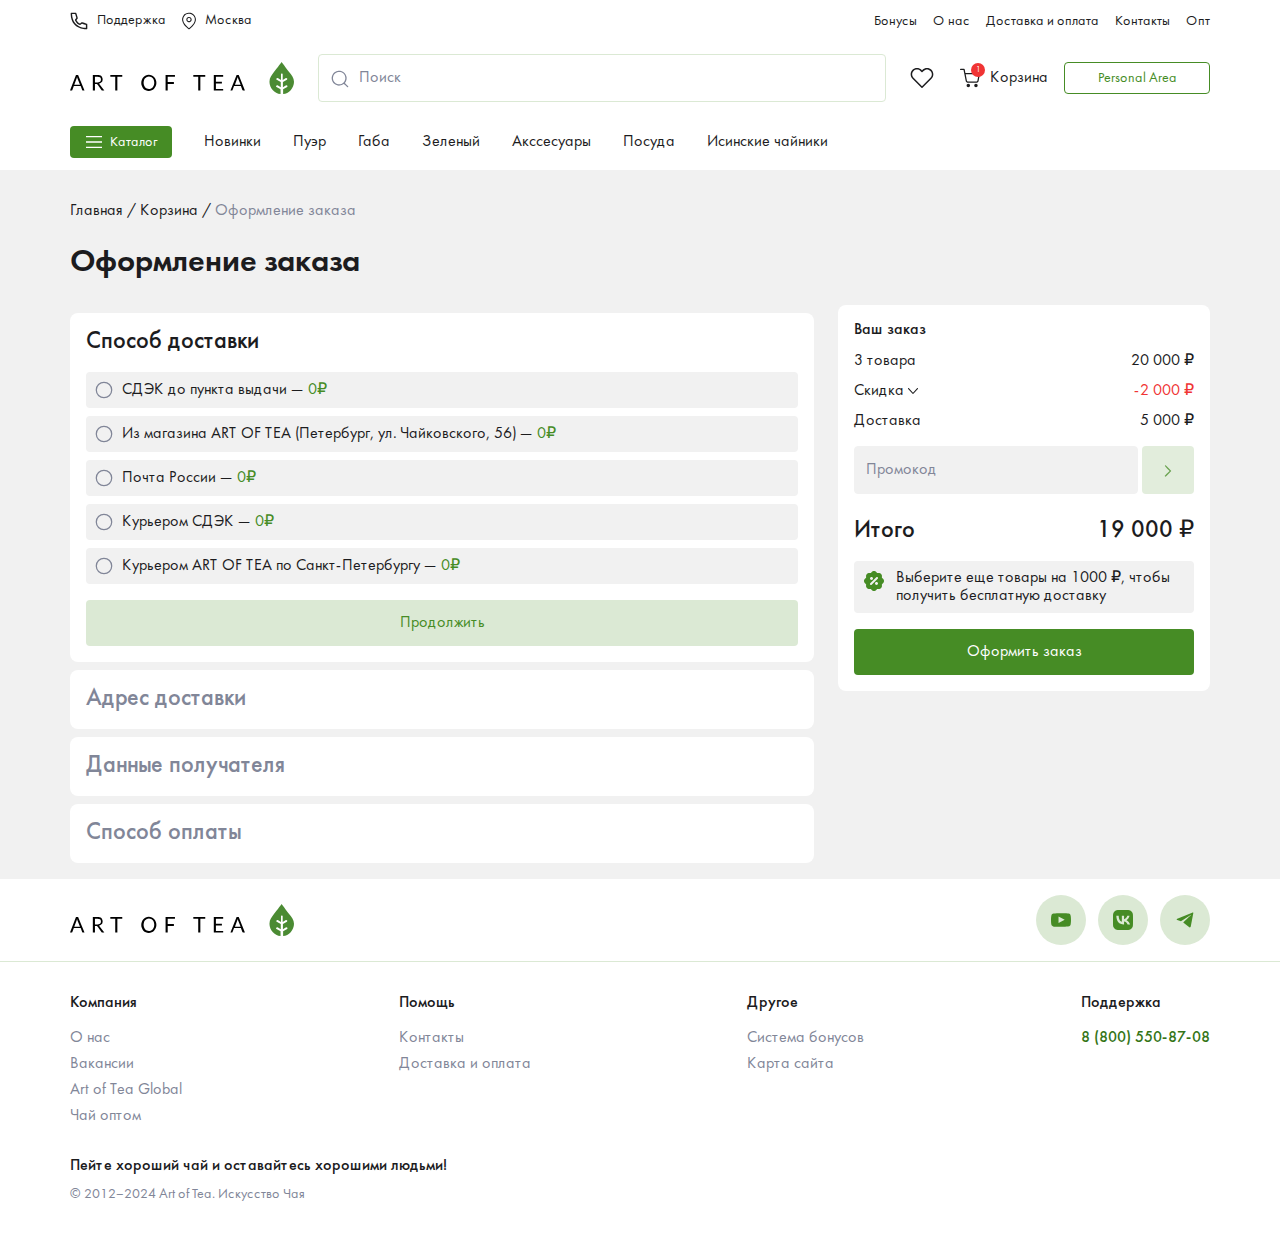
<file: order-mob.html>
<!DOCTYPE html>
<html lang="ru">
<head>
    <meta charset="UTF-8">
    <meta http-equiv="X-UA-Compatible" content="IE=edge">
    <meta name="viewport" content="width=device-width, initial-scale=1.0">
    <title>Оформление заказа</title>
    <link rel="shortcut icon" href="assets/img/ico.ico" type="image/x-icon">
    <link rel="stylesheet" href="assets/css/plugin/bootstrap.css">
    <link rel="stylesheet" href="assets/css/plugin/swiper.css">
    <link rel="stylesheet" href="assets/css/plugin/video.css">
    <link rel="stylesheet" href="assets/css/main.css">
</head>
<body>
    <div class="d-none d-xl-block">
        <button class="scrollUp d-none">
            <svg width="16" height="10" viewBox="0 0 16 10" fill="none" xmlns="http://www.w3.org/2000/svg">
                <path fill-rule="evenodd" clip-rule="evenodd" d="M7.77797 0.827597C7.65575 0.863152 6.85575 1.63871 4.0813 4.41426C0.190193 8.30537 0.376861 8.09204 0.490194 8.51649C0.556861 8.76204 0.904638 9.10982 1.15019 9.17649C1.5713 9.28982 1.4013 9.43649 4.85575 5.98537L8.00019 2.84537L11.1446 5.98537C14.5991 9.43649 14.4291 9.28982 14.8502 9.17649C15.0957 9.10982 15.4435 8.76204 15.5102 8.51649C15.6235 8.09315 15.8024 8.29871 11.9857 4.47537C10.0746 2.56093 8.4513 0.957597 8.37797 0.912042C8.28877 0.85836 8.18966 0.823215 8.08657 0.808706C7.98348 0.794196 7.87852 0.800621 7.77797 0.827597" fill="#468C25"/>
            </svg>
        </button>
    </div>

    <header class="header">
        <div class="header-top d-none d-md-block">
            <div class="container">
                <div class="row g-0">
                    <div class="col-12 d-flex align-items-center justify-content-between">
                        <div class="d-flex align-items-center">
                            <a href="tel:+88005508708" class="header-top__link d-flex align-items-center">
                                <svg width="18" height="18" viewBox="0 0 18 18" fill="none" xmlns="http://www.w3.org/2000/svg">
                                    <path fill-rule="evenodd" clip-rule="evenodd" d="M1.06217 0.732647C0.977115 0.773446 0.901061 0.830823 0.838475 0.901412C0.77589 0.972001 0.728034 1.05438 0.697715 1.14371C0.664159 1.25743 0.658566 1.52588 0.677208 2.15133C0.739661 4.23183 1.03608 5.98888 1.62051 7.7394C2.33732 9.887 3.35612 11.548 4.8326 12.9779C6.9364 15.0155 9.97605 16.4706 13.3224 17.042C14.1594 17.1846 14.8296 17.2554 15.8046 17.3039C16.4916 17.3374 16.6267 17.3356 16.7982 17.2852C16.9248 17.2475 17.0386 17.1757 17.1272 17.0778C17.2158 16.9798 17.2758 16.8594 17.3007 16.7297C17.3295 16.5973 17.3389 15.8572 17.3305 14.3388C17.3174 11.9712 17.3258 12.071 17.118 11.8463C16.9716 11.6888 16.8989 11.6608 16.088 11.4511C14.8555 11.1377 13.637 10.7717 12.4359 10.354C11.9204 10.1704 11.7788 10.1508 11.5793 10.2338C11.5103 10.2626 11.0871 10.5619 10.6388 10.8984C10.1904 11.2339 9.80547 11.5201 9.78403 11.5341C9.72251 11.5704 9.31051 11.3626 8.89199 11.0848C8.07638 10.5423 7.03707 9.30629 6.55796 8.30986L6.47407 8.13555L7.08088 7.32647C7.7082 6.49036 7.79209 6.3524 7.79209 6.1492C7.79209 5.86863 7.16011 3.66603 6.55516 1.83535C6.35569 1.2332 6.26434 1.00856 6.17859 0.910682C5.96047 0.661806 6.09469 0.673924 3.51552 0.673924C1.46951 0.673924 1.16005 0.68138 1.06217 0.732647ZM5.38255 2.84576C5.73863 3.95872 5.90454 4.50774 6.11427 5.28233L6.30256 5.97676L5.67244 6.82126C5.3257 7.28546 5.02555 7.69839 5.00598 7.7394C4.87362 8.00785 4.93793 8.25393 5.34713 9.04903C5.83557 9.99513 6.32306 10.6569 7.11816 11.4511C7.53202 11.865 7.76412 12.0626 8.09037 12.2788C9.0374 12.9071 9.84928 13.1625 10.2529 12.9583C10.3042 12.9322 10.704 12.6405 11.1403 12.3105C11.5774 11.9805 11.9531 11.7102 11.9754 11.7102C11.9978 11.7102 12.3362 11.8174 12.7286 11.9489C13.5004 12.2071 14.6982 12.5659 15.4262 12.7561L15.8829 12.8754V15.8908L15.5753 15.8684C13.0418 15.6792 10.9874 15.146 9.03088 14.1701C5.76845 12.5435 3.76532 10.1322 2.76143 6.62365C2.42047 5.39212 2.21358 4.12734 2.14437 2.85136C2.13589 2.64414 2.12252 2.43715 2.10429 2.23057L2.08658 2.09075H5.1402L5.38255 2.84576Z" fill="#1C1C1E"/>
                                </svg>
                                <span>Поддержка</span>
                            </a>
                            <a href="#" class="header-top__link d-flex align-items-center">
                                <svg width="14" height="18" viewBox="0 0 14 18" fill="none" xmlns="http://www.w3.org/2000/svg">
                                    <path fill-rule="evenodd" clip-rule="evenodd" d="M6.53201 0.678626C5.20148 0.761651 3.91282 1.2449 2.80228 2.07728C2.44676 2.34338 1.76056 3.031 1.49729 3.38297C0.792351 4.31452 0.330894 5.40718 0.154704 6.56204C0.0823237 7.01619 0.0681314 7.94295 0.127029 8.37014C0.319335 9.75459 0.900509 11.1461 1.85281 12.5051C2.44037 13.3424 2.99813 13.9974 3.83263 14.8283C4.57972 15.5812 5.38243 16.2767 6.23397 16.9089C6.67038 17.2332 6.78605 17.3035 6.91449 17.3255C7.10963 17.3581 7.22814 17.2992 7.75751 16.9047C8.63472 16.2604 9.45928 15.5473 10.2234 14.7723C12.3693 12.6278 13.5792 10.5047 13.873 8.37014C13.9269 7.97985 13.9198 7.07083 13.8595 6.65287C13.5189 4.29482 12.0663 2.31854 9.93319 1.31231C9.47325 1.10553 8.99503 0.942087 8.50474 0.824097C7.85626 0.690218 7.19311 0.641317 6.53201 0.678626ZM7.93704 1.79769C8.92145 1.95865 9.84844 2.36833 10.6302 2.98788C11.4119 3.60743 12.0225 4.41634 12.4041 5.33795C12.9505 6.64222 12.9895 8.14093 12.5119 9.5339C12.094 10.7559 11.2815 12.0552 10.1326 13.3417C9.39104 14.1727 7.98246 15.4528 7.19053 16.0169L6.99822 16.1539L6.67961 15.9126C5.46475 14.9894 4.15267 13.7206 3.26281 12.6087C2.06286 11.1085 1.3795 9.67086 1.19358 8.2566C1.13823 7.83296 1.15171 7.06303 1.22338 6.63868C1.3892 5.62972 1.81544 4.6815 2.45998 3.88774C3.10452 3.09398 3.94505 2.48216 4.89848 2.11276C5.23199 1.98148 5.82594 1.82891 6.16301 1.78775C6.30351 1.77072 6.4504 1.75085 6.48943 1.74447C6.65193 1.71679 7.68158 1.7544 7.93704 1.79769ZM6.75908 4.92496C6.09921 4.98627 5.48614 5.29224 5.04045 5.78271C4.59476 6.27318 4.3487 6.91265 4.35065 7.57537C4.35065 8.8399 5.20077 9.89368 6.44685 10.1747C6.77044 10.2478 7.27639 10.2421 7.60707 10.1619C8.19818 10.0186 8.75239 9.66163 9.1072 9.194C9.2995 8.94067 9.51239 8.4929 9.5869 8.18564C9.67205 7.83083 9.67276 7.31991 9.5869 6.96865C9.45514 6.40703 9.14375 5.90373 8.69999 5.53515C8.25624 5.16657 7.70434 4.95283 7.12808 4.92638C7.0052 4.91914 6.88202 4.91867 6.75908 4.92496ZM7.34665 6.01705C7.7859 6.10788 8.23437 6.46056 8.42739 6.86788C8.73181 7.50795 8.61544 8.2055 8.12296 8.69798C7.9785 8.84946 7.80408 8.96921 7.6108 9.0496C7.41753 9.12999 7.20963 9.16926 7.00035 9.1649C6.79107 9.16926 6.58318 9.12999 6.3899 9.0496C6.19663 8.96921 6.02221 8.84946 5.87774 8.69798C5.72626 8.55351 5.60651 8.37909 5.52612 8.18582C5.44573 7.99254 5.40647 7.78465 5.41082 7.57537C5.41082 7.30855 5.45481 7.11767 5.57332 6.86788C5.75995 6.47405 6.1843 6.12988 6.61078 6.02628C6.79811 5.98086 7.1515 5.97661 7.34665 6.01705Z" fill="#1C1C1E"/>
                                </svg>
                                <span>Москва</span>
                            </a>
                        </div>
                        <ul class="header-top-nav d-flex">
                            <li><a href="#">Бонусы</a></li>
                            <li><a href="#">О нас</a></li>
                            <li><a href="#">Доставка и оплата</a></li>
                            <li><a href="#">Контакты</a></li>
                            <li><a href="#">Опт</a></li>
                        </ul>
                    </div>
                </div>
            </div>
        </div>
        <div class="header-middle d-none d-md-block">
            <div class="container">
                <div class="row g-0">
                    <div class="col-12 d-flex align-items-center justify-content-between">
                        <a href="./index.html" class="header-logo">
                            <img src="assets/img/svg/logo.svg" alt="" class="logo">
                        </a>
                        <div class="header-search">
                            <div class="search">
                                <input type="text" class="search__inp" placeholder="Поиск">
                                <svg width="20" height="18" viewBox="0 0 20 18" fill="none" xmlns="http://www.w3.org/2000/svg">
                                    <path fill-rule="evenodd" clip-rule="evenodd" d="M8.48717 0.685308C7.04739 0.81978 5.73779 1.3354 4.54895 2.23473C4.21663 2.48654 3.55283 3.14092 3.28475 3.48181C2.46421 4.52589 1.95459 5.70359 1.73276 7.07229C1.64711 7.59561 1.64711 8.70736 1.73276 9.23069C2.03253 11.0747 2.90189 12.6499 4.26973 13.8276C5.76948 15.1183 7.79169 15.7847 9.71369 15.6211C11.18 15.4969 12.5753 14.9659 13.6845 14.1102C13.8292 13.9989 13.9603 13.9072 13.9757 13.9072C13.9911 13.9072 14.7508 14.655 15.6647 15.5688C17.4582 17.3632 17.4548 17.3607 17.7717 17.3247C17.8674 17.313 17.9592 17.2797 18.0402 17.2273C18.1212 17.1749 18.1892 17.1049 18.2392 17.0224C18.2891 16.94 18.3197 16.8472 18.3287 16.7512C18.3376 16.6552 18.3247 16.5584 18.2908 16.4682C18.2462 16.3525 17.8882 15.9765 16.5589 14.6472L14.8827 12.9711L15.0643 12.7458C15.824 11.8019 16.3679 10.524 16.5743 9.19643C16.6548 8.68338 16.6548 7.62302 16.5752 7.10655C16.2403 4.9293 15.0883 3.1058 13.2896 1.90669C12.3649 1.29049 11.3134 0.890049 10.213 0.734986C9.6405 0.665454 9.06277 0.648824 8.48717 0.685308ZM10.4083 2.066C11.7667 2.35464 13.0078 3.09038 13.8695 4.11734C14.5583 4.92936 15.0278 5.90422 15.2332 6.94908C15.4386 7.99393 15.3731 9.07398 15.0429 10.0863C14.899 10.5326 14.4896 11.3428 14.2104 11.7317C13.5271 12.6889 12.5887 13.435 11.5021 13.8849C10.1235 14.4517 8.58674 14.5019 7.17415 14.0263C4.94466 13.2811 3.34642 11.3591 3.00296 9.00799C2.91902 8.43413 2.95071 7.43031 3.06891 6.87872C3.53485 4.71603 5.10054 2.94906 7.16216 2.25871C7.88505 2.01718 8.35784 1.95208 9.27516 1.96664C9.88842 1.97607 10.0554 1.99063 10.4083 2.066Z" fill="#818698"/>
                                </svg>
                            </div>
                        </div>
                        <div class="d-flex align-items-center">
                            <a href="#" class="favorites-link">
                                <svg width="24" height="24" viewBox="0 0 24 24" fill="none" xmlns="http://www.w3.org/2000/svg">
                                    <path fill-rule="evenodd" clip-rule="evenodd" d="M14.5921 2.4825C15.3609 2.16396 16.1849 2 17.017 2C17.8492 2 18.6732 2.16396 19.442 2.4825C20.2108 2.80105 20.9093 3.26794 21.4976 3.85651C22.086 4.44475 22.5528 5.14316 22.8713 5.91183C23.1899 6.68061 23.3538 7.50463 23.3538 8.33679C23.3538 9.16896 23.1899 9.99298 22.8713 10.7618C22.5528 11.5305 22.086 12.2289 21.4975 12.8172C21.4974 12.8172 21.4975 12.8172 21.4975 12.8172L12.5373 21.7773C12.2404 22.0742 11.7591 22.0742 11.4622 21.7773L2.50209 12.8172C1.31381 11.6289 0.64624 10.0173 0.64624 8.33679C0.64624 6.65632 1.31381 5.04467 2.50209 3.85639C3.69036 2.66811 5.30201 2.00054 6.98249 2.00054C8.66297 2.00054 10.2746 2.66811 11.4629 3.85639L11.9998 4.39326L12.5365 3.85651C13.1248 3.26795 13.8233 2.80105 14.5921 2.4825ZM17.017 3.52039C16.3846 3.52039 15.7583 3.64499 15.1741 3.88709C14.5898 4.12918 14.0589 4.48402 13.6118 4.93134L12.5373 6.00587C12.2404 6.30274 11.7591 6.30274 11.4622 6.00587L10.3878 4.93146C9.48467 4.02831 8.25974 3.52093 6.98249 3.52093C5.70525 3.52093 4.48031 4.02831 3.57716 4.93146C2.67401 5.83461 2.16663 7.05955 2.16663 8.33679C2.16663 9.61404 2.67401 10.839 3.57716 11.7421L11.9998 20.1647L20.4224 11.7421C20.8697 11.295 21.2247 10.764 21.4667 10.1798C21.7088 9.59549 21.8335 8.96924 21.8335 8.33679C21.8335 7.70435 21.7088 7.0781 21.4667 6.49382C21.2247 5.90954 20.8698 5.37869 20.4225 4.93159C19.9754 4.48428 19.4443 4.12918 18.86 3.88709C18.2757 3.64499 17.6495 3.52039 17.017 3.52039Z" fill="#1C1C1E"/>
                                </svg>
                            </a>
                            <div class="shopping-cart position-relative">
                                <div class="shopping-cart__btn d-flex align-items-center">
                                    <div class="position-relative">
                                        <svg width="24" height="24" viewBox="0 0 24 24" fill="none" xmlns="http://www.w3.org/2000/svg">
                                            <path fill-rule="evenodd" clip-rule="evenodd" d="M2 3.38293C2 3.0304 2.28578 2.74463 2.6383 2.74463H6.04255C6.34678 2.74463 6.60873 2.95934 6.66844 3.25766L7.41745 6.99995H21.3617C21.5519 6.99995 21.7322 7.08479 21.8535 7.23136C21.9748 7.37793 22.0243 7.57095 21.9887 7.75781L20.6261 14.903C20.5191 15.4418 20.226 15.9257 19.7981 16.2702C19.3719 16.6132 18.8391 16.7961 18.2922 16.7872H10.0312C9.4843 16.7961 8.95148 16.6132 8.52531 16.2702C8.09764 15.9259 7.80462 15.4422 7.69749 14.9038L6.27451 7.79423C6.26955 7.77446 6.2655 7.75432 6.26243 7.73386L5.51935 4.02122H2.6383C2.28578 4.02122 2 3.73545 2 3.38293ZM7.67296 8.27654L8.94947 14.6543C8.99811 14.8992 9.13134 15.1192 9.32582 15.2758C9.52031 15.4323 9.76367 15.5155 10.0133 15.5107L10.0255 15.5106H18.2979L18.3101 15.5107C18.5597 15.5155 18.8031 15.4323 18.9976 15.2758C19.1915 15.1196 19.3245 14.9004 19.3735 14.6564L19.3739 14.6543L20.5902 8.27654H7.67296Z" fill="#1C1C1E"/>
                                            <path d="M19.6595 19.5531C19.6595 20.4932 18.8975 21.2553 17.9574 21.2553C17.0174 21.2553 16.2553 20.4932 16.2553 19.5531C16.2553 18.6131 17.0174 17.851 17.9574 17.851C18.8975 17.851 19.6595 18.6131 19.6595 19.5531Z" fill="#1C1C1E"/>
                                            <path d="M10.2978 21.2553C11.2379 21.2553 12 20.4932 12 19.5531C12 18.6131 11.2379 17.851 10.2978 17.851C9.35778 17.851 8.59571 18.6131 8.59571 19.5531C8.59571 20.4932 9.35778 21.2553 10.2978 21.2553Z" fill="#1C1C1E"/>
                                        </svg>
                                        <span class="count">1</span>
                                    </div>
                                    <span class="d-none d-lg-block">Корзина</span>
                                </div>
                                <div class="shopping-cart-box position-absolute">
                                    <h6 class="shopping-cart__title">Товары в корзине</h6>
                                    <div class="shopping-products">
                                        <div class="shopping-product d-flex align-items-center justify-content-between">
                                            <div class="d-flex align-items-center">
                                                <img src="assets/img/png/b3.png" alt="" class="product-img">
                                                <div class="d-flex flex-column">
                                                    <a href="#" class="product-name">Улун Тегуаньинь</a>
                                                    <span class="product-weight">100г</span>
                                                </div>
                                            </div>
                                            <div class="d-flex align-items-center">
                                                <span class="product-price">500 ₽ </span>
                                                <button class="shopping-product__remove">
                                                    <svg width="20" height="20" viewBox="0 0 20 20" fill="none" xmlns="http://www.w3.org/2000/svg">
                                                        <path fill-rule="evenodd" clip-rule="evenodd" d="M7.80299 0.0262405C6.82586 0.157454 6.03114 0.823758 5.70543 1.78134C5.61609 2.04376 5.56956 2.51278 5.56956 3.14V3.70673L3.51296 3.7179C1.57174 3.7272 1.44797 3.73186 1.31211 3.79979C1.21762 3.85239 1.13529 3.92434 1.07051 4.01093C1.00572 4.09753 0.959938 4.19681 0.936147 4.30231C0.880312 4.62802 1.10924 4.99653 1.42006 5.08215C1.50102 5.10541 1.83975 5.12402 2.17197 5.12402H2.77593L2.78803 11.48C2.80012 18.2696 2.79082 17.928 2.98996 18.4129C3.14916 18.7987 3.39998 19.1399 3.72071 19.4069C4.04144 19.674 4.42242 19.8589 4.83067 19.9456C5.17779 20.0181 14.8206 20.0181 15.1677 19.9456C15.5755 19.8579 15.9561 19.6727 16.2766 19.4057C16.5972 19.1388 16.8483 18.7981 17.0084 18.4129C17.2075 17.928 17.1982 18.2696 17.2103 11.48L17.2224 5.12402H17.8264C18.1586 5.12402 18.4973 5.10541 18.5783 5.08215C18.7756 5.02817 18.9887 4.80948 19.0436 4.60661C19.1264 4.29859 19.0157 4.0129 18.7421 3.83236L18.5848 3.72814L16.5115 3.71697L14.439 3.70673L14.4176 2.93527C14.3953 2.11449 14.373 1.96839 14.2166 1.58777C13.9049 0.82748 13.2544 0.273778 12.4187 0.0560195C12.214 0.00297574 8.17243 -0.0230809 7.80299 0.0262405ZM12.2884 1.47889C12.5658 1.58312 12.8328 1.8502 12.9371 2.12752C13.005 2.30991 13.0143 2.41693 13.0143 3.02275V3.70952H6.98406V3.02275C6.98406 2.19638 7.02687 2.0326 7.32094 1.73853C7.6634 1.39607 7.58616 1.40538 9.98801 1.40352C12.0214 1.40166 12.0865 1.40352 12.2884 1.47889ZM15.8061 11.3944C15.8061 17.661 15.8061 17.6656 15.7288 17.8731C15.669 18.0187 15.5808 18.151 15.4695 18.2624C15.3581 18.3737 15.2258 18.4619 15.0802 18.5218C14.8736 18.599 14.8485 18.599 9.99918 18.599C5.14987 18.599 5.12474 18.599 4.91815 18.5218C4.77253 18.4619 4.64023 18.3737 4.5289 18.2624C4.41757 18.151 4.32941 18.0187 4.26953 17.8731C4.19229 17.6656 4.19229 17.661 4.19229 11.3944V5.12402H15.8061V11.3944ZM7.95839 8.40715C7.72668 8.45833 7.52567 8.67051 7.47169 8.91898C7.41493 9.18606 7.41493 14.537 7.47169 14.804C7.62431 15.5159 8.65727 15.5085 8.80616 14.7938C8.83501 14.6533 8.84432 13.7413 8.83687 11.748L8.82664 8.90223L8.74381 8.74682C8.6247 8.52534 8.49907 8.44437 8.17522 8.38202C8.10216 8.38086 8.02926 8.38931 7.95839 8.40715ZM11.6808 8.40715C11.449 8.45833 11.248 8.67051 11.1941 8.91898C11.1373 9.18606 11.1373 14.537 11.1941 14.804C11.3467 15.5159 12.3796 15.5085 12.5285 14.7938C12.5574 14.6533 12.5667 13.7413 12.5592 11.748L12.549 8.90223L12.4662 8.74682C12.3471 8.52534 12.2214 8.44437 11.8976 8.38202C11.8245 8.38086 11.7516 8.38931 11.6808 8.40715Z" fill="#818698"/>
                                                    </svg>
                                                </button>
                                            </div>
                                        </div>
                                        <div class="shopping-product d-flex align-items-center justify-content-between">
                                            <div class="d-flex align-items-center">
                                                <img src="assets/img/png/b3.png" alt="" class="product-img">
                                                <div class="d-flex flex-column">
                                                    <a href="#" class="product-name">Улун Тегуаньинь</a>
                                                    <span class="product-weight">100г</span>
                                                </div>
                                            </div>
                                            <div class="d-flex align-items-center">
                                                <span class="product-price">500 ₽ </span>
                                                <button class="shopping-product__remove">
                                                    <svg width="20" height="20" viewBox="0 0 20 20" fill="none" xmlns="http://www.w3.org/2000/svg">
                                                        <path fill-rule="evenodd" clip-rule="evenodd" d="M7.80299 0.0262405C6.82586 0.157454 6.03114 0.823758 5.70543 1.78134C5.61609 2.04376 5.56956 2.51278 5.56956 3.14V3.70673L3.51296 3.7179C1.57174 3.7272 1.44797 3.73186 1.31211 3.79979C1.21762 3.85239 1.13529 3.92434 1.07051 4.01093C1.00572 4.09753 0.959938 4.19681 0.936147 4.30231C0.880312 4.62802 1.10924 4.99653 1.42006 5.08215C1.50102 5.10541 1.83975 5.12402 2.17197 5.12402H2.77593L2.78803 11.48C2.80012 18.2696 2.79082 17.928 2.98996 18.4129C3.14916 18.7987 3.39998 19.1399 3.72071 19.4069C4.04144 19.674 4.42242 19.8589 4.83067 19.9456C5.17779 20.0181 14.8206 20.0181 15.1677 19.9456C15.5755 19.8579 15.9561 19.6727 16.2766 19.4057C16.5972 19.1388 16.8483 18.7981 17.0084 18.4129C17.2075 17.928 17.1982 18.2696 17.2103 11.48L17.2224 5.12402H17.8264C18.1586 5.12402 18.4973 5.10541 18.5783 5.08215C18.7756 5.02817 18.9887 4.80948 19.0436 4.60661C19.1264 4.29859 19.0157 4.0129 18.7421 3.83236L18.5848 3.72814L16.5115 3.71697L14.439 3.70673L14.4176 2.93527C14.3953 2.11449 14.373 1.96839 14.2166 1.58777C13.9049 0.82748 13.2544 0.273778 12.4187 0.0560195C12.214 0.00297574 8.17243 -0.0230809 7.80299 0.0262405ZM12.2884 1.47889C12.5658 1.58312 12.8328 1.8502 12.9371 2.12752C13.005 2.30991 13.0143 2.41693 13.0143 3.02275V3.70952H6.98406V3.02275C6.98406 2.19638 7.02687 2.0326 7.32094 1.73853C7.6634 1.39607 7.58616 1.40538 9.98801 1.40352C12.0214 1.40166 12.0865 1.40352 12.2884 1.47889ZM15.8061 11.3944C15.8061 17.661 15.8061 17.6656 15.7288 17.8731C15.669 18.0187 15.5808 18.151 15.4695 18.2624C15.3581 18.3737 15.2258 18.4619 15.0802 18.5218C14.8736 18.599 14.8485 18.599 9.99918 18.599C5.14987 18.599 5.12474 18.599 4.91815 18.5218C4.77253 18.4619 4.64023 18.3737 4.5289 18.2624C4.41757 18.151 4.32941 18.0187 4.26953 17.8731C4.19229 17.6656 4.19229 17.661 4.19229 11.3944V5.12402H15.8061V11.3944ZM7.95839 8.40715C7.72668 8.45833 7.52567 8.67051 7.47169 8.91898C7.41493 9.18606 7.41493 14.537 7.47169 14.804C7.62431 15.5159 8.65727 15.5085 8.80616 14.7938C8.83501 14.6533 8.84432 13.7413 8.83687 11.748L8.82664 8.90223L8.74381 8.74682C8.6247 8.52534 8.49907 8.44437 8.17522 8.38202C8.10216 8.38086 8.02926 8.38931 7.95839 8.40715ZM11.6808 8.40715C11.449 8.45833 11.248 8.67051 11.1941 8.91898C11.1373 9.18606 11.1373 14.537 11.1941 14.804C11.3467 15.5159 12.3796 15.5085 12.5285 14.7938C12.5574 14.6533 12.5667 13.7413 12.5592 11.748L12.549 8.90223L12.4662 8.74682C12.3471 8.52534 12.2214 8.44437 11.8976 8.38202C11.8245 8.38086 11.7516 8.38931 11.6808 8.40715Z" fill="#818698"/>
                                                    </svg>
                                                </button>
                                            </div>
                                        </div>
                                        <div class="shopping-product d-flex align-items-center justify-content-between">
                                            <div class="d-flex align-items-center">
                                                <img src="assets/img/png/b3.png" alt="" class="product-img">
                                                <div class="d-flex flex-column">
                                                    <a href="#" class="product-name">Улун Тегуаньинь</a>
                                                    <span class="product-weight">100г</span>
                                                </div>
                                            </div>
                                            <div class="d-flex align-items-center">
                                                <span class="product-price">500 ₽ </span>
                                                <button class="shopping-product__remove">
                                                    <svg width="20" height="20" viewBox="0 0 20 20" fill="none" xmlns="http://www.w3.org/2000/svg">
                                                        <path fill-rule="evenodd" clip-rule="evenodd" d="M7.80299 0.0262405C6.82586 0.157454 6.03114 0.823758 5.70543 1.78134C5.61609 2.04376 5.56956 2.51278 5.56956 3.14V3.70673L3.51296 3.7179C1.57174 3.7272 1.44797 3.73186 1.31211 3.79979C1.21762 3.85239 1.13529 3.92434 1.07051 4.01093C1.00572 4.09753 0.959938 4.19681 0.936147 4.30231C0.880312 4.62802 1.10924 4.99653 1.42006 5.08215C1.50102 5.10541 1.83975 5.12402 2.17197 5.12402H2.77593L2.78803 11.48C2.80012 18.2696 2.79082 17.928 2.98996 18.4129C3.14916 18.7987 3.39998 19.1399 3.72071 19.4069C4.04144 19.674 4.42242 19.8589 4.83067 19.9456C5.17779 20.0181 14.8206 20.0181 15.1677 19.9456C15.5755 19.8579 15.9561 19.6727 16.2766 19.4057C16.5972 19.1388 16.8483 18.7981 17.0084 18.4129C17.2075 17.928 17.1982 18.2696 17.2103 11.48L17.2224 5.12402H17.8264C18.1586 5.12402 18.4973 5.10541 18.5783 5.08215C18.7756 5.02817 18.9887 4.80948 19.0436 4.60661C19.1264 4.29859 19.0157 4.0129 18.7421 3.83236L18.5848 3.72814L16.5115 3.71697L14.439 3.70673L14.4176 2.93527C14.3953 2.11449 14.373 1.96839 14.2166 1.58777C13.9049 0.82748 13.2544 0.273778 12.4187 0.0560195C12.214 0.00297574 8.17243 -0.0230809 7.80299 0.0262405ZM12.2884 1.47889C12.5658 1.58312 12.8328 1.8502 12.9371 2.12752C13.005 2.30991 13.0143 2.41693 13.0143 3.02275V3.70952H6.98406V3.02275C6.98406 2.19638 7.02687 2.0326 7.32094 1.73853C7.6634 1.39607 7.58616 1.40538 9.98801 1.40352C12.0214 1.40166 12.0865 1.40352 12.2884 1.47889ZM15.8061 11.3944C15.8061 17.661 15.8061 17.6656 15.7288 17.8731C15.669 18.0187 15.5808 18.151 15.4695 18.2624C15.3581 18.3737 15.2258 18.4619 15.0802 18.5218C14.8736 18.599 14.8485 18.599 9.99918 18.599C5.14987 18.599 5.12474 18.599 4.91815 18.5218C4.77253 18.4619 4.64023 18.3737 4.5289 18.2624C4.41757 18.151 4.32941 18.0187 4.26953 17.8731C4.19229 17.6656 4.19229 17.661 4.19229 11.3944V5.12402H15.8061V11.3944ZM7.95839 8.40715C7.72668 8.45833 7.52567 8.67051 7.47169 8.91898C7.41493 9.18606 7.41493 14.537 7.47169 14.804C7.62431 15.5159 8.65727 15.5085 8.80616 14.7938C8.83501 14.6533 8.84432 13.7413 8.83687 11.748L8.82664 8.90223L8.74381 8.74682C8.6247 8.52534 8.49907 8.44437 8.17522 8.38202C8.10216 8.38086 8.02926 8.38931 7.95839 8.40715ZM11.6808 8.40715C11.449 8.45833 11.248 8.67051 11.1941 8.91898C11.1373 9.18606 11.1373 14.537 11.1941 14.804C11.3467 15.5159 12.3796 15.5085 12.5285 14.7938C12.5574 14.6533 12.5667 13.7413 12.5592 11.748L12.549 8.90223L12.4662 8.74682C12.3471 8.52534 12.2214 8.44437 11.8976 8.38202C11.8245 8.38086 11.7516 8.38931 11.6808 8.40715Z" fill="#818698"/>
                                                    </svg>
                                                </button>
                                            </div>
                                        </div>
                                        <div class="shopping-product d-flex align-items-center justify-content-between">
                                            <div class="d-flex align-items-center">
                                                <img src="assets/img/png/b3.png" alt="" class="product-img">
                                                <div class="d-flex flex-column">
                                                    <a href="#" class="product-name">Улун Тегуаньинь</a>
                                                    <span class="product-weight">100г</span>
                                                </div>
                                            </div>
                                            <div class="d-flex align-items-center">
                                                <span class="product-price sale_price">500 ₽ </span>
                                                <button class="shopping-product__remove">
                                                    <svg width="20" height="20" viewBox="0 0 20 20" fill="none" xmlns="http://www.w3.org/2000/svg">
                                                        <path fill-rule="evenodd" clip-rule="evenodd" d="M7.80299 0.0262405C6.82586 0.157454 6.03114 0.823758 5.70543 1.78134C5.61609 2.04376 5.56956 2.51278 5.56956 3.14V3.70673L3.51296 3.7179C1.57174 3.7272 1.44797 3.73186 1.31211 3.79979C1.21762 3.85239 1.13529 3.92434 1.07051 4.01093C1.00572 4.09753 0.959938 4.19681 0.936147 4.30231C0.880312 4.62802 1.10924 4.99653 1.42006 5.08215C1.50102 5.10541 1.83975 5.12402 2.17197 5.12402H2.77593L2.78803 11.48C2.80012 18.2696 2.79082 17.928 2.98996 18.4129C3.14916 18.7987 3.39998 19.1399 3.72071 19.4069C4.04144 19.674 4.42242 19.8589 4.83067 19.9456C5.17779 20.0181 14.8206 20.0181 15.1677 19.9456C15.5755 19.8579 15.9561 19.6727 16.2766 19.4057C16.5972 19.1388 16.8483 18.7981 17.0084 18.4129C17.2075 17.928 17.1982 18.2696 17.2103 11.48L17.2224 5.12402H17.8264C18.1586 5.12402 18.4973 5.10541 18.5783 5.08215C18.7756 5.02817 18.9887 4.80948 19.0436 4.60661C19.1264 4.29859 19.0157 4.0129 18.7421 3.83236L18.5848 3.72814L16.5115 3.71697L14.439 3.70673L14.4176 2.93527C14.3953 2.11449 14.373 1.96839 14.2166 1.58777C13.9049 0.82748 13.2544 0.273778 12.4187 0.0560195C12.214 0.00297574 8.17243 -0.0230809 7.80299 0.0262405ZM12.2884 1.47889C12.5658 1.58312 12.8328 1.8502 12.9371 2.12752C13.005 2.30991 13.0143 2.41693 13.0143 3.02275V3.70952H6.98406V3.02275C6.98406 2.19638 7.02687 2.0326 7.32094 1.73853C7.6634 1.39607 7.58616 1.40538 9.98801 1.40352C12.0214 1.40166 12.0865 1.40352 12.2884 1.47889ZM15.8061 11.3944C15.8061 17.661 15.8061 17.6656 15.7288 17.8731C15.669 18.0187 15.5808 18.151 15.4695 18.2624C15.3581 18.3737 15.2258 18.4619 15.0802 18.5218C14.8736 18.599 14.8485 18.599 9.99918 18.599C5.14987 18.599 5.12474 18.599 4.91815 18.5218C4.77253 18.4619 4.64023 18.3737 4.5289 18.2624C4.41757 18.151 4.32941 18.0187 4.26953 17.8731C4.19229 17.6656 4.19229 17.661 4.19229 11.3944V5.12402H15.8061V11.3944ZM7.95839 8.40715C7.72668 8.45833 7.52567 8.67051 7.47169 8.91898C7.41493 9.18606 7.41493 14.537 7.47169 14.804C7.62431 15.5159 8.65727 15.5085 8.80616 14.7938C8.83501 14.6533 8.84432 13.7413 8.83687 11.748L8.82664 8.90223L8.74381 8.74682C8.6247 8.52534 8.49907 8.44437 8.17522 8.38202C8.10216 8.38086 8.02926 8.38931 7.95839 8.40715ZM11.6808 8.40715C11.449 8.45833 11.248 8.67051 11.1941 8.91898C11.1373 9.18606 11.1373 14.537 11.1941 14.804C11.3467 15.5159 12.3796 15.5085 12.5285 14.7938C12.5574 14.6533 12.5667 13.7413 12.5592 11.748L12.549 8.90223L12.4662 8.74682C12.3471 8.52534 12.2214 8.44437 11.8976 8.38202C11.8245 8.38086 11.7516 8.38931 11.6808 8.40715Z" fill="#818698"/>
                                                    </svg>
                                                </button>
                                            </div>
                                        </div>
                                        <div class="shopping-product d-flex align-items-center justify-content-between">
                                            <div class="d-flex align-items-center">
                                                <img src="assets/img/png/b3.png" alt="" class="product-img">
                                                <div class="d-flex flex-column">
                                                    <a href="#" class="product-name">Улун Тегуаньинь</a>
                                                    <span class="product-weight">100г</span>
                                                </div>
                                            </div>
                                            <div class="d-flex align-items-center">
                                                <span class="product-price sale_price">500 ₽ </span>
                                                <button class="shopping-product__remove">
                                                    <svg width="20" height="20" viewBox="0 0 20 20" fill="none" xmlns="http://www.w3.org/2000/svg">
                                                        <path fill-rule="evenodd" clip-rule="evenodd" d="M7.80299 0.0262405C6.82586 0.157454 6.03114 0.823758 5.70543 1.78134C5.61609 2.04376 5.56956 2.51278 5.56956 3.14V3.70673L3.51296 3.7179C1.57174 3.7272 1.44797 3.73186 1.31211 3.79979C1.21762 3.85239 1.13529 3.92434 1.07051 4.01093C1.00572 4.09753 0.959938 4.19681 0.936147 4.30231C0.880312 4.62802 1.10924 4.99653 1.42006 5.08215C1.50102 5.10541 1.83975 5.12402 2.17197 5.12402H2.77593L2.78803 11.48C2.80012 18.2696 2.79082 17.928 2.98996 18.4129C3.14916 18.7987 3.39998 19.1399 3.72071 19.4069C4.04144 19.674 4.42242 19.8589 4.83067 19.9456C5.17779 20.0181 14.8206 20.0181 15.1677 19.9456C15.5755 19.8579 15.9561 19.6727 16.2766 19.4057C16.5972 19.1388 16.8483 18.7981 17.0084 18.4129C17.2075 17.928 17.1982 18.2696 17.2103 11.48L17.2224 5.12402H17.8264C18.1586 5.12402 18.4973 5.10541 18.5783 5.08215C18.7756 5.02817 18.9887 4.80948 19.0436 4.60661C19.1264 4.29859 19.0157 4.0129 18.7421 3.83236L18.5848 3.72814L16.5115 3.71697L14.439 3.70673L14.4176 2.93527C14.3953 2.11449 14.373 1.96839 14.2166 1.58777C13.9049 0.82748 13.2544 0.273778 12.4187 0.0560195C12.214 0.00297574 8.17243 -0.0230809 7.80299 0.0262405ZM12.2884 1.47889C12.5658 1.58312 12.8328 1.8502 12.9371 2.12752C13.005 2.30991 13.0143 2.41693 13.0143 3.02275V3.70952H6.98406V3.02275C6.98406 2.19638 7.02687 2.0326 7.32094 1.73853C7.6634 1.39607 7.58616 1.40538 9.98801 1.40352C12.0214 1.40166 12.0865 1.40352 12.2884 1.47889ZM15.8061 11.3944C15.8061 17.661 15.8061 17.6656 15.7288 17.8731C15.669 18.0187 15.5808 18.151 15.4695 18.2624C15.3581 18.3737 15.2258 18.4619 15.0802 18.5218C14.8736 18.599 14.8485 18.599 9.99918 18.599C5.14987 18.599 5.12474 18.599 4.91815 18.5218C4.77253 18.4619 4.64023 18.3737 4.5289 18.2624C4.41757 18.151 4.32941 18.0187 4.26953 17.8731C4.19229 17.6656 4.19229 17.661 4.19229 11.3944V5.12402H15.8061V11.3944ZM7.95839 8.40715C7.72668 8.45833 7.52567 8.67051 7.47169 8.91898C7.41493 9.18606 7.41493 14.537 7.47169 14.804C7.62431 15.5159 8.65727 15.5085 8.80616 14.7938C8.83501 14.6533 8.84432 13.7413 8.83687 11.748L8.82664 8.90223L8.74381 8.74682C8.6247 8.52534 8.49907 8.44437 8.17522 8.38202C8.10216 8.38086 8.02926 8.38931 7.95839 8.40715ZM11.6808 8.40715C11.449 8.45833 11.248 8.67051 11.1941 8.91898C11.1373 9.18606 11.1373 14.537 11.1941 14.804C11.3467 15.5159 12.3796 15.5085 12.5285 14.7938C12.5574 14.6533 12.5667 13.7413 12.5592 11.748L12.549 8.90223L12.4662 8.74682C12.3471 8.52534 12.2214 8.44437 11.8976 8.38202C11.8245 8.38086 11.7516 8.38931 11.6808 8.40715Z" fill="#818698"/>
                                                    </svg>
                                                </button>
                                            </div>
                                        </div>
                                        <div class="shopping-product d-flex align-items-center justify-content-between">
                                            <div class="d-flex align-items-center">
                                                <img src="assets/img/png/b3.png" alt="" class="product-img">
                                                <div class="d-flex flex-column">
                                                    <a href="#" class="product-name">Улун Тегуаньинь</a>
                                                    <span class="product-weight">100г</span>
                                                </div>
                                            </div>
                                            <div class="d-flex align-items-center">
                                                <span class="product-price sale_price">500 ₽ </span>
                                                <button class="shopping-product__remove">
                                                    <svg width="20" height="20" viewBox="0 0 20 20" fill="none" xmlns="http://www.w3.org/2000/svg">
                                                        <path fill-rule="evenodd" clip-rule="evenodd" d="M7.80299 0.0262405C6.82586 0.157454 6.03114 0.823758 5.70543 1.78134C5.61609 2.04376 5.56956 2.51278 5.56956 3.14V3.70673L3.51296 3.7179C1.57174 3.7272 1.44797 3.73186 1.31211 3.79979C1.21762 3.85239 1.13529 3.92434 1.07051 4.01093C1.00572 4.09753 0.959938 4.19681 0.936147 4.30231C0.880312 4.62802 1.10924 4.99653 1.42006 5.08215C1.50102 5.10541 1.83975 5.12402 2.17197 5.12402H2.77593L2.78803 11.48C2.80012 18.2696 2.79082 17.928 2.98996 18.4129C3.14916 18.7987 3.39998 19.1399 3.72071 19.4069C4.04144 19.674 4.42242 19.8589 4.83067 19.9456C5.17779 20.0181 14.8206 20.0181 15.1677 19.9456C15.5755 19.8579 15.9561 19.6727 16.2766 19.4057C16.5972 19.1388 16.8483 18.7981 17.0084 18.4129C17.2075 17.928 17.1982 18.2696 17.2103 11.48L17.2224 5.12402H17.8264C18.1586 5.12402 18.4973 5.10541 18.5783 5.08215C18.7756 5.02817 18.9887 4.80948 19.0436 4.60661C19.1264 4.29859 19.0157 4.0129 18.7421 3.83236L18.5848 3.72814L16.5115 3.71697L14.439 3.70673L14.4176 2.93527C14.3953 2.11449 14.373 1.96839 14.2166 1.58777C13.9049 0.82748 13.2544 0.273778 12.4187 0.0560195C12.214 0.00297574 8.17243 -0.0230809 7.80299 0.0262405ZM12.2884 1.47889C12.5658 1.58312 12.8328 1.8502 12.9371 2.12752C13.005 2.30991 13.0143 2.41693 13.0143 3.02275V3.70952H6.98406V3.02275C6.98406 2.19638 7.02687 2.0326 7.32094 1.73853C7.6634 1.39607 7.58616 1.40538 9.98801 1.40352C12.0214 1.40166 12.0865 1.40352 12.2884 1.47889ZM15.8061 11.3944C15.8061 17.661 15.8061 17.6656 15.7288 17.8731C15.669 18.0187 15.5808 18.151 15.4695 18.2624C15.3581 18.3737 15.2258 18.4619 15.0802 18.5218C14.8736 18.599 14.8485 18.599 9.99918 18.599C5.14987 18.599 5.12474 18.599 4.91815 18.5218C4.77253 18.4619 4.64023 18.3737 4.5289 18.2624C4.41757 18.151 4.32941 18.0187 4.26953 17.8731C4.19229 17.6656 4.19229 17.661 4.19229 11.3944V5.12402H15.8061V11.3944ZM7.95839 8.40715C7.72668 8.45833 7.52567 8.67051 7.47169 8.91898C7.41493 9.18606 7.41493 14.537 7.47169 14.804C7.62431 15.5159 8.65727 15.5085 8.80616 14.7938C8.83501 14.6533 8.84432 13.7413 8.83687 11.748L8.82664 8.90223L8.74381 8.74682C8.6247 8.52534 8.49907 8.44437 8.17522 8.38202C8.10216 8.38086 8.02926 8.38931 7.95839 8.40715ZM11.6808 8.40715C11.449 8.45833 11.248 8.67051 11.1941 8.91898C11.1373 9.18606 11.1373 14.537 11.1941 14.804C11.3467 15.5159 12.3796 15.5085 12.5285 14.7938C12.5574 14.6533 12.5667 13.7413 12.5592 11.748L12.549 8.90223L12.4662 8.74682C12.3471 8.52534 12.2214 8.44437 11.8976 8.38202C11.8245 8.38086 11.7516 8.38931 11.6808 8.40715Z" fill="#818698"/>
                                                    </svg>
                                                </button>
                                            </div>
                                        </div>
                                    </div>
                                    <div class="shopping-sale">
                                        <span class="sale-name">Акция</span>
                                        <p class="sale-text">Закажите на сумму от 5000 ₽ и получите 
                                            в подарок эксклюзивную посуду </p>
                                    </div>
                                    <div class="d-flex align-items-center justify-content-between">
                                        <div class="total-price">
                                            <span>Итого</span>
                                            <p>20 000 ₽ </p>
                                        </div>
                                        <a href="#" class="to-cart">В корзину</a>
                                    </div>
                                </div>
                            </div>
                            <a href="#" class="personal-area-link d-flex align-items-center justify-content-center">Personal Area</a>
                        </div>
                    </div>
                </div>
            </div>
        </div>
        <div class="header-bottom">
            <div class="container">
                <div class="row g-0">
                    <div class="col-12">
                        <div class="header-bottom-box d-flex align-items-center">
                            <div class="header-catalog">
                                <button class="catalog-btn d-none d-md-flex align-items-center justify-content-center">
                                    <span>
                                        <svg width="16" height="14" viewBox="0 0 16 14" fill="none" xmlns="http://www.w3.org/2000/svg">
                                            <path fill-rule="evenodd" clip-rule="evenodd" d="M-0.283605 0.955605C-0.590042 1.01581 -0.75 1.23778 -0.75 1.60442C-0.75 2.0196 -0.563981 2.22718 -0.154201 2.26852C-0.031087 2.2811 3.72523 2.28649 8.19328 2.2802C16.2424 2.26942 16.3179 2.26852 16.4392 2.19753C16.6845 2.05285 16.7951 1.76798 16.7331 1.43818C16.7205 1.34913 16.6874 1.26421 16.6364 1.19014C16.5854 1.11606 16.5179 1.05485 16.4392 1.01132C16.3179 0.940328 16.2478 0.939429 8.08544 0.934038C3.55809 0.931342 -0.208119 0.941226 -0.283605 0.955605ZM-0.283605 6.34745C-0.590042 6.40766 -0.75 6.62962 -0.75 6.99627C-0.75 7.41144 -0.563981 7.61903 -0.154201 7.66037C-0.031087 7.67295 3.72523 7.67834 8.19328 7.67205C16.2424 7.66126 16.3179 7.66037 16.4392 7.58937C16.6845 7.44469 16.7951 7.15982 16.7331 6.83002C16.7205 6.74097 16.6874 6.65606 16.6364 6.58198C16.5854 6.50791 16.5179 6.44669 16.4392 6.40317C16.3179 6.33217 16.2478 6.33128 8.08544 6.32588C3.55809 6.32319 -0.208119 6.33307 -0.283605 6.34745ZM-0.283605 11.7393C-0.590042 11.7995 -0.75 12.0215 -0.75 12.3881C-0.75 12.8033 -0.563981 13.0109 -0.154201 13.0522C-0.031087 13.0648 3.72523 13.0702 8.19328 13.0639C16.2424 13.0531 16.3179 13.0522 16.4392 12.9812C16.6845 12.8365 16.7951 12.5517 16.7331 12.2219C16.7205 12.1328 16.6874 12.0479 16.6364 11.9738C16.5854 11.8998 16.5179 11.8385 16.4392 11.795C16.3179 11.724 16.2478 11.7231 8.08544 11.7177C3.55809 11.715 -0.208119 11.7249 -0.283605 11.7393Z" fill="white"/>
                                        </svg>
                                        <svg width="12" height="12" viewBox="0 0 12 12" fill="none" xmlns="http://www.w3.org/2000/svg">
                                            <path fill-rule="evenodd" clip-rule="evenodd" d="M0.183059 0.183058C0.427136 -0.0610194 0.822865 -0.0610194 1.06694 0.183058L6 5.11612L10.9331 0.183058C11.1771 -0.0610194 11.5729 -0.0610194 11.8169 0.183058C12.061 0.427136 12.061 0.822864 11.8169 1.06694L6.88388 6L11.8169 10.9331C12.061 11.1771 12.061 11.5729 11.8169 11.8169C11.5729 12.061 11.1771 12.061 10.9331 11.8169L6 6.88388L1.06694 11.8169C0.822864 12.061 0.427136 12.061 0.183058 11.8169C-0.0610194 11.5729 -0.0610194 11.1771 0.183058 10.9331L5.11612 6L0.183059 1.06694C-0.0610189 0.822864 -0.0610189 0.427136 0.183059 0.183058Z" fill="white"/>
                                        </svg>
                                    </span>
                                    <span>Каталог</span>
                                </button>
                                <div class="header-catalog-nav">
                                    <div class="header-catalog-mob d-flex align-items-center justify-content-between d-md-none">
                                        <div class="header-search">
                                            <div class="search">
                                                <input type="text" class="search__inp" placeholder="Поиск">
                                                <svg width="20" height="18" viewBox="0 0 20 18" fill="none" xmlns="http://www.w3.org/2000/svg">
                                                    <path fill-rule="evenodd" clip-rule="evenodd" d="M8.48717 0.685308C7.04739 0.81978 5.73779 1.3354 4.54895 2.23473C4.21663 2.48654 3.55283 3.14092 3.28475 3.48181C2.46421 4.52589 1.95459 5.70359 1.73276 7.07229C1.64711 7.59561 1.64711 8.70736 1.73276 9.23069C2.03253 11.0747 2.90189 12.6499 4.26973 13.8276C5.76948 15.1183 7.79169 15.7847 9.71369 15.6211C11.18 15.4969 12.5753 14.9659 13.6845 14.1102C13.8292 13.9989 13.9603 13.9072 13.9757 13.9072C13.9911 13.9072 14.7508 14.655 15.6647 15.5688C17.4582 17.3632 17.4548 17.3607 17.7717 17.3247C17.8674 17.313 17.9592 17.2797 18.0402 17.2273C18.1212 17.1749 18.1892 17.1049 18.2392 17.0224C18.2891 16.94 18.3197 16.8472 18.3287 16.7512C18.3376 16.6552 18.3247 16.5584 18.2908 16.4682C18.2462 16.3525 17.8882 15.9765 16.5589 14.6472L14.8827 12.9711L15.0643 12.7458C15.824 11.8019 16.3679 10.524 16.5743 9.19643C16.6548 8.68338 16.6548 7.62302 16.5752 7.10655C16.2403 4.9293 15.0883 3.1058 13.2896 1.90669C12.3649 1.29049 11.3134 0.890049 10.213 0.734986C9.6405 0.665454 9.06277 0.648824 8.48717 0.685308ZM10.4083 2.066C11.7667 2.35464 13.0078 3.09038 13.8695 4.11734C14.5583 4.92936 15.0278 5.90422 15.2332 6.94908C15.4386 7.99393 15.3731 9.07398 15.0429 10.0863C14.899 10.5326 14.4896 11.3428 14.2104 11.7317C13.5271 12.6889 12.5887 13.435 11.5021 13.8849C10.1235 14.4517 8.58674 14.5019 7.17415 14.0263C4.94466 13.2811 3.34642 11.3591 3.00296 9.00799C2.91902 8.43413 2.95071 7.43031 3.06891 6.87872C3.53485 4.71603 5.10054 2.94906 7.16216 2.25871C7.88505 2.01718 8.35784 1.95208 9.27516 1.96664C9.88842 1.97607 10.0554 1.99063 10.4083 2.066Z" fill="#818698"/>
                                                </svg>
                                            </div>
                                        </div>
                                        <button class="catalog-nav__close">
                                            <svg width="12" height="12" viewBox="0 0 12 12" fill="none" xmlns="http://www.w3.org/2000/svg">
                                                <path fill-rule="evenodd" clip-rule="evenodd" d="M0.183059 0.183058C0.427136 -0.0610194 0.822865 -0.0610194 1.06694 0.183058L6 5.11612L10.9331 0.183058C11.1771 -0.0610194 11.5729 -0.0610194 11.8169 0.183058C12.061 0.427136 12.061 0.822864 11.8169 1.06694L6.88388 6L11.8169 10.9331C12.061 11.1771 12.061 11.5729 11.8169 11.8169C11.5729 12.061 11.1771 12.061 10.9331 11.8169L6 6.88388L1.06694 11.8169C0.822864 12.061 0.427136 12.061 0.183058 11.8169C-0.0610194 11.5729 -0.0610194 11.1771 0.183058 10.9331L5.11612 6L0.183059 1.06694C-0.0610189 0.822864 -0.0610189 0.427136 0.183059 0.183058Z" fill="#1C1C1E"/>
                                            </svg>
                                        </button>
                                    </div>
                                    <div class="catalog-nav d-flex flex-wrap">
                                        <div class="catalog">
                                            <div class="catalog-item">
                                                <a href="#" class="catalog-item-title d-flex justify-content-between align-items-center">
                                                    <span>Пуэр</span>
                                                    <svg width="8" height="12" viewBox="0 0 8 12" fill="none" xmlns="http://www.w3.org/2000/svg">
                                                        <path fill-rule="evenodd" clip-rule="evenodd" d="M7.12933 5.83342C7.10267 5.74175 6.521 5.14175 4.43933 3.06092C1.521 0.142584 1.681 0.282584 1.36267 0.367584C1.1785 0.417584 0.917666 0.678417 0.867666 0.862584C0.782666 1.17842 0.672666 1.05092 3.261 3.64175L5.616 6.00008L3.261 8.35842C0.672666 10.9492 0.782666 10.8218 0.867666 11.1376C0.917666 11.3218 1.1785 11.5826 1.36267 11.6326C1.68017 11.7176 1.526 11.8518 4.3935 8.98925C5.82933 7.55592 7.03183 6.33842 7.066 6.28342C7.10626 6.21652 7.13262 6.14219 7.1435 6.06487C7.15438 5.98755 7.14956 5.90883 7.12933 5.83342Z" fill="#1C1C1E"/>
                                                    </svg>
                                                </a>
                                                <ul class="catalog-list">
                                                    <li><a href="#">Шу пуэр</a></li>
                                                    <li><a href="#">Шэн Пуэр</a></li>
                                                    <li><a href="#">Рассыпной пуэр</a></li>
                                                </ul>
                                            </div>
                                            <div class="catalog-item">
                                                <a href="#" class="catalog-item-title d-flex justify-content-between align-items-center">
                                                    <span>Улун</span>
                                                    <svg width="8" height="12" viewBox="0 0 8 12" fill="none" xmlns="http://www.w3.org/2000/svg">
                                                        <path fill-rule="evenodd" clip-rule="evenodd" d="M7.12933 5.83342C7.10267 5.74175 6.521 5.14175 4.43933 3.06092C1.521 0.142584 1.681 0.282584 1.36267 0.367584C1.1785 0.417584 0.917666 0.678417 0.867666 0.862584C0.782666 1.17842 0.672666 1.05092 3.261 3.64175L5.616 6.00008L3.261 8.35842C0.672666 10.9492 0.782666 10.8218 0.867666 11.1376C0.917666 11.3218 1.1785 11.5826 1.36267 11.6326C1.68017 11.7176 1.526 11.8518 4.3935 8.98925C5.82933 7.55592 7.03183 6.33842 7.066 6.28342C7.10626 6.21652 7.13262 6.14219 7.1435 6.06487C7.15438 5.98755 7.14956 5.90883 7.12933 5.83342Z" fill="#1C1C1E"/>
                                                    </svg>
                                                </a>
                                                <ul class="catalog-list">
                                                    <li><a href="#">Южнофуцзяньские улуны</a></li>
                                                    <li><a href="#">Уишаньские улуны</a></li>
                                                    <li><a href="#">Гуандунские улуны (Даньцуны)</a></li>
                                                    <li><a href="#">Тайваньские улуны</a></li>
                                                    <li><a href="#">Габа улуны</a></li>
                                                    <li><a href="#">Выдержанные улуны</a></li>
                                                </ul>
                                            </div>
                                            <div class="catalog-item">
                                                <a href="#" class="catalog-item-title d-flex justify-content-between align-items-center">
                                                    <span>Красный чай</span>
                                                    <svg width="8" height="12" viewBox="0 0 8 12" fill="none" xmlns="http://www.w3.org/2000/svg">
                                                        <path fill-rule="evenodd" clip-rule="evenodd" d="M7.12933 5.83342C7.10267 5.74175 6.521 5.14175 4.43933 3.06092C1.521 0.142584 1.681 0.282584 1.36267 0.367584C1.1785 0.417584 0.917666 0.678417 0.867666 0.862584C0.782666 1.17842 0.672666 1.05092 3.261 3.64175L5.616 6.00008L3.261 8.35842C0.672666 10.9492 0.782666 10.8218 0.867666 11.1376C0.917666 11.3218 1.1785 11.5826 1.36267 11.6326C1.68017 11.7176 1.526 11.8518 4.3935 8.98925C5.82933 7.55592 7.03183 6.33842 7.066 6.28342C7.10626 6.21652 7.13262 6.14219 7.1435 6.06487C7.15438 5.98755 7.14956 5.90883 7.12933 5.83342Z" fill="#1C1C1E"/>
                                                    </svg>
                                                </a>
                                            </div>
                                            <div class="catalog-item">
                                                <a href="#" class="catalog-item-title d-flex justify-content-between align-items-center">
                                                    <span>Зелёный чай</span>
                                                    <svg width="8" height="12" viewBox="0 0 8 12" fill="none" xmlns="http://www.w3.org/2000/svg">
                                                        <path fill-rule="evenodd" clip-rule="evenodd" d="M7.12933 5.83342C7.10267 5.74175 6.521 5.14175 4.43933 3.06092C1.521 0.142584 1.681 0.282584 1.36267 0.367584C1.1785 0.417584 0.917666 0.678417 0.867666 0.862584C0.782666 1.17842 0.672666 1.05092 3.261 3.64175L5.616 6.00008L3.261 8.35842C0.672666 10.9492 0.782666 10.8218 0.867666 11.1376C0.917666 11.3218 1.1785 11.5826 1.36267 11.6326C1.68017 11.7176 1.526 11.8518 4.3935 8.98925C5.82933 7.55592 7.03183 6.33842 7.066 6.28342C7.10626 6.21652 7.13262 6.14219 7.1435 6.06487C7.15438 5.98755 7.14956 5.90883 7.12933 5.83342Z" fill="#1C1C1E"/>
                                                    </svg>
                                                </a>
                                            </div>
                                            <div class="catalog-item">
                                                <a href="#" class="catalog-item-title d-flex justify-content-between align-items-center">
                                                    <span>Улун</span>
                                                    <svg width="8" height="12" viewBox="0 0 8 12" fill="none" xmlns="http://www.w3.org/2000/svg">
                                                        <path fill-rule="evenodd" clip-rule="evenodd" d="M7.12933 5.83342C7.10267 5.74175 6.521 5.14175 4.43933 3.06092C1.521 0.142584 1.681 0.282584 1.36267 0.367584C1.1785 0.417584 0.917666 0.678417 0.867666 0.862584C0.782666 1.17842 0.672666 1.05092 3.261 3.64175L5.616 6.00008L3.261 8.35842C0.672666 10.9492 0.782666 10.8218 0.867666 11.1376C0.917666 11.3218 1.1785 11.5826 1.36267 11.6326C1.68017 11.7176 1.526 11.8518 4.3935 8.98925C5.82933 7.55592 7.03183 6.33842 7.066 6.28342C7.10626 6.21652 7.13262 6.14219 7.1435 6.06487C7.15438 5.98755 7.14956 5.90883 7.12933 5.83342Z" fill="#1C1C1E"/>
                                                    </svg>
                                                </a>
                                                <ul class="catalog-list">
                                                    <li><a href="#">Чабани</a></li>
                                                    <li><a href="#">Инструменты, ножи для пуэра</a></li>
                                                    <li><a href="#">Чайные фигурки</a></li>
                                                    <li><a href="#">Чахэ, ситечки, чайницы</a></li>
                                                    <li><a href="#">Разное (полотенца, мешочки, подставки и прочее)</a></li>
                                                    <li><a href="#">Фирменный стиль</a></li>
                                                    <li><a href="#">Чайные стикеры</a></li>
                                                </ul>
                                            </div>
                                        </div>
                                        <div class="catalog">
                                            <div class="catalog-item">
                                                <a href="#" class="catalog-item-title d-flex justify-content-between align-items-center">
                                                    <span>Посуда</span>
                                                    <svg width="8" height="12" viewBox="0 0 8 12" fill="none" xmlns="http://www.w3.org/2000/svg">
                                                        <path fill-rule="evenodd" clip-rule="evenodd" d="M7.12933 5.83342C7.10267 5.74175 6.521 5.14175 4.43933 3.06092C1.521 0.142584 1.681 0.282584 1.36267 0.367584C1.1785 0.417584 0.917666 0.678417 0.867666 0.862584C0.782666 1.17842 0.672666 1.05092 3.261 3.64175L5.616 6.00008L3.261 8.35842C0.672666 10.9492 0.782666 10.8218 0.867666 11.1376C0.917666 11.3218 1.1785 11.5826 1.36267 11.6326C1.68017 11.7176 1.526 11.8518 4.3935 8.98925C5.82933 7.55592 7.03183 6.33842 7.066 6.28342C7.10626 6.21652 7.13262 6.14219 7.1435 6.06487C7.15438 5.98755 7.14956 5.90883 7.12933 5.83342Z" fill="#1C1C1E"/>
                                                    </svg>
                                                </a>
                                                <ul class="catalog-list">
                                                    <li><a href="#">Гайвани</a></li>
                                                    <li><a href="#">Чахаи</a></li>
                                                    <li><a href="#">Чайники из стекла. Колбы, бутылки</a></li>
                                                    <li><a href="#">Чайники исинская глина</a></li>
                                                    <li><a href="#">Чайники керамика, фарфор</a></li>
                                                    <li><a href="#">Керамика из Цзиндэчжэнь</a></li>
                                                    <li><a href="#">Керамика из Цзяньшуй</a></li>
                                                    <li><a href="#">Керамика из Чаочжоу</a></li>
                                                    <li><a href="#">Чайники из Циньчжоу, Гуанси</a></li>
                                                    <li><a href="#">Наборы посуды</a></li>
                                                    <li><a href="#">Пиалы</a></li>
                                                    <li><a href="#">Эксклюзив</a></li>
                                                    <li><a href="#">Посуда из стекла</a></li>
                                                    <li><a href="#">Типоты LightKing, Sama Doyo (Bonston)</a></li>
                                                </ul>
                                            </div>
                                            <div class="catalog-item">
                                                <a href="#" class="catalog-item-title d-flex justify-content-between align-items-center">
                                                    <span>Чайные церемонии</span>
                                                    <svg width="8" height="12" viewBox="0 0 8 12" fill="none" xmlns="http://www.w3.org/2000/svg">
                                                        <path fill-rule="evenodd" clip-rule="evenodd" d="M7.12933 5.83342C7.10267 5.74175 6.521 5.14175 4.43933 3.06092C1.521 0.142584 1.681 0.282584 1.36267 0.367584C1.1785 0.417584 0.917666 0.678417 0.867666 0.862584C0.782666 1.17842 0.672666 1.05092 3.261 3.64175L5.616 6.00008L3.261 8.35842C0.672666 10.9492 0.782666 10.8218 0.867666 11.1376C0.917666 11.3218 1.1785 11.5826 1.36267 11.6326C1.68017 11.7176 1.526 11.8518 4.3935 8.98925C5.82933 7.55592 7.03183 6.33842 7.066 6.28342C7.10626 6.21652 7.13262 6.14219 7.1435 6.06487C7.15438 5.98755 7.14956 5.90883 7.12933 5.83342Z" fill="#1C1C1E"/>
                                                    </svg>
                                                </a>
                                            </div>
                                            <div class="catalog-item">
                                                <a href="#" class="catalog-item-title d-flex justify-content-between align-items-center">
                                                    <span>Чай весна 2023</span>
                                                    <svg width="8" height="12" viewBox="0 0 8 12" fill="none" xmlns="http://www.w3.org/2000/svg">
                                                        <path fill-rule="evenodd" clip-rule="evenodd" d="M7.12933 5.83342C7.10267 5.74175 6.521 5.14175 4.43933 3.06092C1.521 0.142584 1.681 0.282584 1.36267 0.367584C1.1785 0.417584 0.917666 0.678417 0.867666 0.862584C0.782666 1.17842 0.672666 1.05092 3.261 3.64175L5.616 6.00008L3.261 8.35842C0.672666 10.9492 0.782666 10.8218 0.867666 11.1376C0.917666 11.3218 1.1785 11.5826 1.36267 11.6326C1.68017 11.7176 1.526 11.8518 4.3935 8.98925C5.82933 7.55592 7.03183 6.33842 7.066 6.28342C7.10626 6.21652 7.13262 6.14219 7.1435 6.06487C7.15438 5.98755 7.14956 5.90883 7.12933 5.83342Z" fill="#1C1C1E"/>
                                                    </svg>
                                                </a>
                                            </div>
                                            <div class="catalog-item">
                                                <a href="#" class="catalog-item-title d-flex justify-content-between align-items-center">
                                                    <span>Чай по подписке</span>
                                                    <svg width="8" height="12" viewBox="0 0 8 12" fill="none" xmlns="http://www.w3.org/2000/svg">
                                                        <path fill-rule="evenodd" clip-rule="evenodd" d="M7.12933 5.83342C7.10267 5.74175 6.521 5.14175 4.43933 3.06092C1.521 0.142584 1.681 0.282584 1.36267 0.367584C1.1785 0.417584 0.917666 0.678417 0.867666 0.862584C0.782666 1.17842 0.672666 1.05092 3.261 3.64175L5.616 6.00008L3.261 8.35842C0.672666 10.9492 0.782666 10.8218 0.867666 11.1376C0.917666 11.3218 1.1785 11.5826 1.36267 11.6326C1.68017 11.7176 1.526 11.8518 4.3935 8.98925C5.82933 7.55592 7.03183 6.33842 7.066 6.28342C7.10626 6.21652 7.13262 6.14219 7.1435 6.06487C7.15438 5.98755 7.14956 5.90883 7.12933 5.83342Z" fill="#1C1C1E"/>
                                                    </svg>
                                                </a>
                                            </div>
                                            <div class="catalog-item">
                                                <a href="#" class="catalog-item-title d-flex justify-content-between align-items-center">
                                                    <span>Чай по подписке</span>
                                                    <svg width="8" height="12" viewBox="0 0 8 12" fill="none" xmlns="http://www.w3.org/2000/svg">
                                                        <path fill-rule="evenodd" clip-rule="evenodd" d="M7.12933 5.83342C7.10267 5.74175 6.521 5.14175 4.43933 3.06092C1.521 0.142584 1.681 0.282584 1.36267 0.367584C1.1785 0.417584 0.917666 0.678417 0.867666 0.862584C0.782666 1.17842 0.672666 1.05092 3.261 3.64175L5.616 6.00008L3.261 8.35842C0.672666 10.9492 0.782666 10.8218 0.867666 11.1376C0.917666 11.3218 1.1785 11.5826 1.36267 11.6326C1.68017 11.7176 1.526 11.8518 4.3935 8.98925C5.82933 7.55592 7.03183 6.33842 7.066 6.28342C7.10626 6.21652 7.13262 6.14219 7.1435 6.06487C7.15438 5.98755 7.14956 5.90883 7.12933 5.83342Z" fill="#1C1C1E"/>
                                                    </svg>
                                                </a>
                                            </div>
                                        </div>
                                        <div class="catalog">
                                            <div class="catalog-item">
                                                <a href="#" class="catalog-item-title d-flex justify-content-between align-items-center">
                                                    <span>Белый чай</span>
                                                    <svg width="8" height="12" viewBox="0 0 8 12" fill="none" xmlns="http://www.w3.org/2000/svg">
                                                        <path fill-rule="evenodd" clip-rule="evenodd" d="M7.12933 5.83342C7.10267 5.74175 6.521 5.14175 4.43933 3.06092C1.521 0.142584 1.681 0.282584 1.36267 0.367584C1.1785 0.417584 0.917666 0.678417 0.867666 0.862584C0.782666 1.17842 0.672666 1.05092 3.261 3.64175L5.616 6.00008L3.261 8.35842C0.672666 10.9492 0.782666 10.8218 0.867666 11.1376C0.917666 11.3218 1.1785 11.5826 1.36267 11.6326C1.68017 11.7176 1.526 11.8518 4.3935 8.98925C5.82933 7.55592 7.03183 6.33842 7.066 6.28342C7.10626 6.21652 7.13262 6.14219 7.1435 6.06487C7.15438 5.98755 7.14956 5.90883 7.12933 5.83342Z" fill="#1C1C1E"/>
                                                    </svg>
                                                </a>
                                            </div>
                                            <div class="catalog-item">
                                                <a href="#" class="catalog-item-title d-flex justify-content-between align-items-center">
                                                    <span>Жёлтый чай</span>
                                                    <svg width="8" height="12" viewBox="0 0 8 12" fill="none" xmlns="http://www.w3.org/2000/svg">
                                                        <path fill-rule="evenodd" clip-rule="evenodd" d="M7.12933 5.83342C7.10267 5.74175 6.521 5.14175 4.43933 3.06092C1.521 0.142584 1.681 0.282584 1.36267 0.367584C1.1785 0.417584 0.917666 0.678417 0.867666 0.862584C0.782666 1.17842 0.672666 1.05092 3.261 3.64175L5.616 6.00008L3.261 8.35842C0.672666 10.9492 0.782666 10.8218 0.867666 11.1376C0.917666 11.3218 1.1785 11.5826 1.36267 11.6326C1.68017 11.7176 1.526 11.8518 4.3935 8.98925C5.82933 7.55592 7.03183 6.33842 7.066 6.28342C7.10626 6.21652 7.13262 6.14219 7.1435 6.06487C7.15438 5.98755 7.14956 5.90883 7.12933 5.83342Z" fill="#1C1C1E"/>
                                                    </svg>
                                                </a>
                                            </div>
                                            <div class="catalog-item">
                                                <a href="#" class="catalog-item-title d-flex justify-content-between align-items-center">
                                                    <span>Тайваньский чай</span>
                                                    <svg width="8" height="12" viewBox="0 0 8 12" fill="none" xmlns="http://www.w3.org/2000/svg">
                                                        <path fill-rule="evenodd" clip-rule="evenodd" d="M7.12933 5.83342C7.10267 5.74175 6.521 5.14175 4.43933 3.06092C1.521 0.142584 1.681 0.282584 1.36267 0.367584C1.1785 0.417584 0.917666 0.678417 0.867666 0.862584C0.782666 1.17842 0.672666 1.05092 3.261 3.64175L5.616 6.00008L3.261 8.35842C0.672666 10.9492 0.782666 10.8218 0.867666 11.1376C0.917666 11.3218 1.1785 11.5826 1.36267 11.6326C1.68017 11.7176 1.526 11.8518 4.3935 8.98925C5.82933 7.55592 7.03183 6.33842 7.066 6.28342C7.10626 6.21652 7.13262 6.14219 7.1435 6.06487C7.15438 5.98755 7.14956 5.90883 7.12933 5.83342Z" fill="#1C1C1E"/>
                                                    </svg>
                                                </a>
                                            </div>
                                            <div class="catalog-item">
                                                <a href="#" class="catalog-item-title d-flex justify-content-between align-items-center">
                                                    <span>Хэй Ча (Чёрный чай)</span>
                                                    <svg width="8" height="12" viewBox="0 0 8 12" fill="none" xmlns="http://www.w3.org/2000/svg">
                                                        <path fill-rule="evenodd" clip-rule="evenodd" d="M7.12933 5.83342C7.10267 5.74175 6.521 5.14175 4.43933 3.06092C1.521 0.142584 1.681 0.282584 1.36267 0.367584C1.1785 0.417584 0.917666 0.678417 0.867666 0.862584C0.782666 1.17842 0.672666 1.05092 3.261 3.64175L5.616 6.00008L3.261 8.35842C0.672666 10.9492 0.782666 10.8218 0.867666 11.1376C0.917666 11.3218 1.1785 11.5826 1.36267 11.6326C1.68017 11.7176 1.526 11.8518 4.3935 8.98925C5.82933 7.55592 7.03183 6.33842 7.066 6.28342C7.10626 6.21652 7.13262 6.14219 7.1435 6.06487C7.15438 5.98755 7.14956 5.90883 7.12933 5.83342Z" fill="#1C1C1E"/>
                                                    </svg>
                                                </a>
                                            </div>
                                            <div class="catalog-item">
                                                <a href="#" class="catalog-item-title d-flex justify-content-between align-items-center">
                                                    <span>Эксклюзивный чай</span>
                                                    <svg width="8" height="12" viewBox="0 0 8 12" fill="none" xmlns="http://www.w3.org/2000/svg">
                                                        <path fill-rule="evenodd" clip-rule="evenodd" d="M7.12933 5.83342C7.10267 5.74175 6.521 5.14175 4.43933 3.06092C1.521 0.142584 1.681 0.282584 1.36267 0.367584C1.1785 0.417584 0.917666 0.678417 0.867666 0.862584C0.782666 1.17842 0.672666 1.05092 3.261 3.64175L5.616 6.00008L3.261 8.35842C0.672666 10.9492 0.782666 10.8218 0.867666 11.1376C0.917666 11.3218 1.1785 11.5826 1.36267 11.6326C1.68017 11.7176 1.526 11.8518 4.3935 8.98925C5.82933 7.55592 7.03183 6.33842 7.066 6.28342C7.10626 6.21652 7.13262 6.14219 7.1435 6.06487C7.15438 5.98755 7.14956 5.90883 7.12933 5.83342Z" fill="#1C1C1E"/>
                                                    </svg>
                                                </a>
                                            </div>
                                            <div class="catalog-item">
                                                <a href="#" class="catalog-item-title d-flex justify-content-between align-items-center">
                                                    <span>Матча и аксессуары</span>
                                                    <svg width="8" height="12" viewBox="0 0 8 12" fill="none" xmlns="http://www.w3.org/2000/svg">
                                                        <path fill-rule="evenodd" clip-rule="evenodd" d="M7.12933 5.83342C7.10267 5.74175 6.521 5.14175 4.43933 3.06092C1.521 0.142584 1.681 0.282584 1.36267 0.367584C1.1785 0.417584 0.917666 0.678417 0.867666 0.862584C0.782666 1.17842 0.672666 1.05092 3.261 3.64175L5.616 6.00008L3.261 8.35842C0.672666 10.9492 0.782666 10.8218 0.867666 11.1376C0.917666 11.3218 1.1785 11.5826 1.36267 11.6326C1.68017 11.7176 1.526 11.8518 4.3935 8.98925C5.82933 7.55592 7.03183 6.33842 7.066 6.28342C7.10626 6.21652 7.13262 6.14219 7.1435 6.06487C7.15438 5.98755 7.14956 5.90883 7.12933 5.83342Z" fill="#1C1C1E"/>
                                                    </svg>
                                                </a>
                                            </div>
                                            <div class="catalog-item">
                                                <a href="#" class="catalog-item-title d-flex justify-content-between align-items-center">
                                                    <span>Травы, добавки</span>
                                                    <svg width="8" height="12" viewBox="0 0 8 12" fill="none" xmlns="http://www.w3.org/2000/svg">
                                                        <path fill-rule="evenodd" clip-rule="evenodd" d="M7.12933 5.83342C7.10267 5.74175 6.521 5.14175 4.43933 3.06092C1.521 0.142584 1.681 0.282584 1.36267 0.367584C1.1785 0.417584 0.917666 0.678417 0.867666 0.862584C0.782666 1.17842 0.672666 1.05092 3.261 3.64175L5.616 6.00008L3.261 8.35842C0.672666 10.9492 0.782666 10.8218 0.867666 11.1376C0.917666 11.3218 1.1785 11.5826 1.36267 11.6326C1.68017 11.7176 1.526 11.8518 4.3935 8.98925C5.82933 7.55592 7.03183 6.33842 7.066 6.28342C7.10626 6.21652 7.13262 6.14219 7.1435 6.06487C7.15438 5.98755 7.14956 5.90883 7.12933 5.83342Z" fill="#1C1C1E"/>
                                                    </svg>
                                                </a>
                                            </div>
                                            <div class="catalog-item">
                                                <a href="#" class="catalog-item-title d-flex justify-content-between align-items-center">
                                                    <span>Кофе</span>
                                                    <svg width="8" height="12" viewBox="0 0 8 12" fill="none" xmlns="http://www.w3.org/2000/svg">
                                                        <path fill-rule="evenodd" clip-rule="evenodd" d="M7.12933 5.83342C7.10267 5.74175 6.521 5.14175 4.43933 3.06092C1.521 0.142584 1.681 0.282584 1.36267 0.367584C1.1785 0.417584 0.917666 0.678417 0.867666 0.862584C0.782666 1.17842 0.672666 1.05092 3.261 3.64175L5.616 6.00008L3.261 8.35842C0.672666 10.9492 0.782666 10.8218 0.867666 11.1376C0.917666 11.3218 1.1785 11.5826 1.36267 11.6326C1.68017 11.7176 1.526 11.8518 4.3935 8.98925C5.82933 7.55592 7.03183 6.33842 7.066 6.28342C7.10626 6.21652 7.13262 6.14219 7.1435 6.06487C7.15438 5.98755 7.14956 5.90883 7.12933 5.83342Z" fill="#1C1C1E"/>
                                                    </svg>
                                                </a>
                                            </div>
                                            <div class="catalog-item">
                                                <a href="#" class="catalog-item-title d-flex justify-content-between align-items-center">
                                                    <span>Типоты Lightking</span>
                                                    <svg width="8" height="12" viewBox="0 0 8 12" fill="none" xmlns="http://www.w3.org/2000/svg">
                                                        <path fill-rule="evenodd" clip-rule="evenodd" d="M7.12933 5.83342C7.10267 5.74175 6.521 5.14175 4.43933 3.06092C1.521 0.142584 1.681 0.282584 1.36267 0.367584C1.1785 0.417584 0.917666 0.678417 0.867666 0.862584C0.782666 1.17842 0.672666 1.05092 3.261 3.64175L5.616 6.00008L3.261 8.35842C0.672666 10.9492 0.782666 10.8218 0.867666 11.1376C0.917666 11.3218 1.1785 11.5826 1.36267 11.6326C1.68017 11.7176 1.526 11.8518 4.3935 8.98925C5.82933 7.55592 7.03183 6.33842 7.066 6.28342C7.10626 6.21652 7.13262 6.14219 7.1435 6.06487C7.15438 5.98755 7.14956 5.90883 7.12933 5.83342Z" fill="#1C1C1E"/>
                                                    </svg>
                                                </a>
                                            </div>
                                            <div class="catalog-item">
                                                <a href="#" class="catalog-item-title d-flex justify-content-between align-items-center">
                                                    <span>Чайные наборы</span>
                                                    <svg width="8" height="12" viewBox="0 0 8 12" fill="none" xmlns="http://www.w3.org/2000/svg">
                                                        <path fill-rule="evenodd" clip-rule="evenodd" d="M7.12933 5.83342C7.10267 5.74175 6.521 5.14175 4.43933 3.06092C1.521 0.142584 1.681 0.282584 1.36267 0.367584C1.1785 0.417584 0.917666 0.678417 0.867666 0.862584C0.782666 1.17842 0.672666 1.05092 3.261 3.64175L5.616 6.00008L3.261 8.35842C0.672666 10.9492 0.782666 10.8218 0.867666 11.1376C0.917666 11.3218 1.1785 11.5826 1.36267 11.6326C1.68017 11.7176 1.526 11.8518 4.3935 8.98925C5.82933 7.55592 7.03183 6.33842 7.066 6.28342C7.10626 6.21652 7.13262 6.14219 7.1435 6.06487C7.15438 5.98755 7.14956 5.90883 7.12933 5.83342Z" fill="#1C1C1E"/>
                                                    </svg>
                                                </a>
                                            </div>
                                            <div class="catalog-item">
                                                <a href="#" class="catalog-item-title d-flex justify-content-between align-items-center">
                                                    <span>Подарочные сертификаты</span>
                                                    <svg width="8" height="12" viewBox="0 0 8 12" fill="none" xmlns="http://www.w3.org/2000/svg">
                                                        <path fill-rule="evenodd" clip-rule="evenodd" d="M7.12933 5.83342C7.10267 5.74175 6.521 5.14175 4.43933 3.06092C1.521 0.142584 1.681 0.282584 1.36267 0.367584C1.1785 0.417584 0.917666 0.678417 0.867666 0.862584C0.782666 1.17842 0.672666 1.05092 3.261 3.64175L5.616 6.00008L3.261 8.35842C0.672666 10.9492 0.782666 10.8218 0.867666 11.1376C0.917666 11.3218 1.1785 11.5826 1.36267 11.6326C1.68017 11.7176 1.526 11.8518 4.3935 8.98925C5.82933 7.55592 7.03183 6.33842 7.066 6.28342C7.10626 6.21652 7.13262 6.14219 7.1435 6.06487C7.15438 5.98755 7.14956 5.90883 7.12933 5.83342Z" fill="#1C1C1E"/>
                                                    </svg>
                                                </a>
                                            </div>
                                        </div>
                                    </div>
                                </div>
                            </div>
                            
                            <ul class="header-nav d-none d-md-flex">
                                <li><a href="#">Новинки</a></li>
                                <li><a href="#">Пуэр</a></li>
                                <li><a href="#">Габа</a></li>
                                <li><a href="#">Зеленый</a></li>
                                <li><a href="#">Акссесуары</a></li>
                                <li><a href="#">Посуда</a></li>
                                <li><a href="#">Исинские чайники</a></li>
                            </ul>
                        </div>
                    </div>
                </div>
            </div>
        </div>
        <div class="header-mob d-md-none">
            <div class="container">
                <div class="row g-0">
                    <div class="col-12 d-flex align-items-center justify-content-between">
                        <button class="call-btn">
                            <svg width="18" height="18" viewBox="0 0 18 18" fill="none" xmlns="http://www.w3.org/2000/svg">
                                <path d="M4.83317 12.6457C7.56831 15.3808 12.1248 17.3332 17.3332 17.3332V12.6457C15.2498 12.1248 13.5137 11.604 12.1248 11.0832L10.0415 12.6457C10.0415 12.6457 8.99984 12.6457 7.43734 11.0832C5.87484 9.52067 5.354 7.95817 5.354 7.95817L6.9165 5.87484C6.39567 3.7915 5.87484 2.229 5.354 0.666504H0.666504C0.666504 5.354 1.88339 9.69589 4.83317 12.6457Z" fill="#468C25"/>
                            </svg>
                        </button>
                        <a href="./index.html" class="header-logo">
                            <img src="assets/img/svg/logo.svg" alt="" class="logo">
                        </a>
                        <button class="menu-btn">
                            <svg width="20" height="18" viewBox="0 0 16 14" fill="none" xmlns="http://www.w3.org/2000/svg">
                                <path fill-rule="evenodd" clip-rule="evenodd" d="M-0.283605 0.955605C-0.590042 1.01581 -0.75 1.23778 -0.75 1.60442C-0.75 2.0196 -0.563981 2.22718 -0.154201 2.26852C-0.031087 2.2811 3.72523 2.28649 8.19328 2.2802C16.2424 2.26942 16.3179 2.26852 16.4392 2.19753C16.6845 2.05285 16.7951 1.76798 16.7331 1.43818C16.7205 1.34913 16.6874 1.26421 16.6364 1.19014C16.5854 1.11606 16.5179 1.05485 16.4392 1.01132C16.3179 0.940328 16.2478 0.939429 8.08544 0.934038C3.55809 0.931342 -0.208119 0.941226 -0.283605 0.955605ZM-0.283605 6.34745C-0.590042 6.40766 -0.75 6.62962 -0.75 6.99627C-0.75 7.41144 -0.563981 7.61903 -0.154201 7.66037C-0.031087 7.67295 3.72523 7.67834 8.19328 7.67205C16.2424 7.66126 16.3179 7.66037 16.4392 7.58937C16.6845 7.44469 16.7951 7.15982 16.7331 6.83002C16.7205 6.74097 16.6874 6.65606 16.6364 6.58198C16.5854 6.50791 16.5179 6.44669 16.4392 6.40317C16.3179 6.33217 16.2478 6.33128 8.08544 6.32588C3.55809 6.32319 -0.208119 6.33307 -0.283605 6.34745ZM-0.283605 11.7393C-0.590042 11.7995 -0.75 12.0215 -0.75 12.3881C-0.75 12.8033 -0.563981 13.0109 -0.154201 13.0522C-0.031087 13.0648 3.72523 13.0702 8.19328 13.0639C16.2424 13.0531 16.3179 13.0522 16.4392 12.9812C16.6845 12.8365 16.7951 12.5517 16.7331 12.2219C16.7205 12.1328 16.6874 12.0479 16.6364 11.9738C16.5854 11.8998 16.5179 11.8385 16.4392 11.795C16.3179 11.724 16.2478 11.7231 8.08544 11.7177C3.55809 11.715 -0.208119 11.7249 -0.283605 11.7393Z" fill="#1C1C1E"/>
                            </svg>
                        </button>
                    </div>
                </div>
            </div>
        </div>
        <div class="header-mob-sub d-md-none">
            <div class="d-flex align-items-center justify-content-between">
                <a href="#" class="sub-item d-flex align-items-center flex-column active">
                    <svg width="19" height="20" viewBox="0 0 19 20" fill="none" xmlns="http://www.w3.org/2000/svg">
                        <path fill-rule="evenodd" clip-rule="evenodd" d="M9.32207 0.0181931C9.17496 0.0545034 9.32765 -0.0618756 4.47418 3.71532C1.78164 5.81108 0.561054 6.78214 0.507985 6.87245C0.431641 7.00187 0.431641 7.02607 0.431641 12.4214C0.431641 17.5607 0.435365 17.8521 0.499606 18.0821C0.620173 18.5248 0.85428 18.9284 1.17875 19.2529C1.50323 19.5774 1.90681 19.8115 2.34957 19.932C2.58046 19.9972 2.9175 20 9.49989 20C16.0823 20 16.4193 19.9972 16.6502 19.932C17.093 19.8115 17.4966 19.5774 17.821 19.2529C18.1455 18.9284 18.3796 18.5248 18.5002 18.0821C18.5644 17.8521 18.5681 17.5607 18.5681 12.4214C18.5681 7.02514 18.5681 7.00187 18.4918 6.87245C18.4387 6.78214 17.1418 5.75056 14.2649 3.51143C12.8247 2.38508 11.3791 1.26566 9.92817 0.153193C9.728 0.016331 9.52038 -0.0292895 9.32207 0.0181931ZM13.3404 4.56535L17.1725 7.54559L17.1623 12.656L17.153 17.7655L17.0617 17.9508C16.931 18.2108 16.7113 18.4153 16.4426 18.5271C16.2471 18.5997 16.1624 18.6035 14.6187 18.6035H13.0006L12.9987 14.2928C12.9978 11.9214 12.9829 9.90948 12.9661 9.8201C12.9515 9.72947 12.9165 9.64334 12.8638 9.56819C12.811 9.49304 12.7419 9.43083 12.6617 9.38624C12.5379 9.31362 12.468 9.31176 9.49989 9.31176C6.53176 9.31176 6.46194 9.31362 6.33811 9.38624C6.25786 9.43083 6.18876 9.49304 6.13603 9.56819C6.0833 9.64334 6.0483 9.72947 6.03366 9.8201C6.0169 9.90948 6.00201 11.9214 6.00107 14.2928L5.99921 18.6035H4.38108C2.83743 18.6035 2.7527 18.5997 2.55719 18.5271C2.3086 18.434 2.06374 18.2059 1.93805 17.9508L1.84681 17.7655V7.52697L5.66404 4.55604C6.9375 3.5615 8.21427 2.57119 9.49431 1.58512C10.7801 2.57367 12.0621 3.56709 13.3404 4.56535ZM11.5854 14.6559V18.6035H7.41438V10.7083H11.5854V14.6559Z" fill="#1C1C1E"/>
                    </svg>  
                    <span>Главная</span>                              
                </a>
                <a href="#" class="sub-item d-flex align-items-center flex-column">
                    <svg width="20" height="18" viewBox="0 0 20 18" fill="none" xmlns="http://www.w3.org/2000/svg">
                        <path fill-rule="evenodd" clip-rule="evenodd" d="M8.48717 0.685308C7.04739 0.81978 5.73779 1.3354 4.54895 2.23473C4.21663 2.48654 3.55283 3.14092 3.28475 3.48181C2.46421 4.52589 1.95459 5.70359 1.73276 7.07229C1.64711 7.59561 1.64711 8.70736 1.73276 9.23069C2.03253 11.0747 2.90189 12.6499 4.26973 13.8276C5.76948 15.1183 7.79169 15.7847 9.71369 15.6211C11.18 15.4969 12.5753 14.9659 13.6845 14.1102C13.8292 13.9989 13.9603 13.9072 13.9757 13.9072C13.9911 13.9072 14.7508 14.655 15.6647 15.5688C17.4582 17.3632 17.4548 17.3607 17.7717 17.3247C17.8674 17.313 17.9592 17.2797 18.0402 17.2273C18.1212 17.1749 18.1892 17.1049 18.2392 17.0224C18.2891 16.94 18.3197 16.8472 18.3287 16.7512C18.3376 16.6552 18.3247 16.5584 18.2908 16.4682C18.2462 16.3525 17.8882 15.9765 16.5589 14.6472L14.8827 12.9711L15.0643 12.7458C15.824 11.8019 16.3679 10.524 16.5743 9.19643C16.6548 8.68338 16.6548 7.62302 16.5752 7.10655C16.2403 4.9293 15.0883 3.1058 13.2896 1.90669C12.3649 1.29049 11.3134 0.890049 10.213 0.734986C9.6405 0.665454 9.06277 0.648824 8.48717 0.685308ZM10.4083 2.066C11.7667 2.35464 13.0078 3.09038 13.8695 4.11734C14.5583 4.92936 15.0278 5.90422 15.2332 6.94908C15.4386 7.99393 15.3731 9.07398 15.0429 10.0863C14.899 10.5326 14.4896 11.3428 14.2104 11.7317C13.5271 12.6889 12.5887 13.435 11.5021 13.8849C10.1235 14.4517 8.58674 14.5019 7.17415 14.0263C4.94466 13.2811 3.34642 11.3591 3.00296 9.00799C2.91902 8.43413 2.95071 7.43031 3.06891 6.87872C3.53485 4.71603 5.10054 2.94906 7.16216 2.25871C7.88505 2.01718 8.35784 1.95208 9.27516 1.96664C9.88842 1.97607 10.0554 1.99063 10.4083 2.066Z" fill="#1C1C1E"/>
                    </svg>
                    <span>Поиск</span>                              
                </a>
                <a href="#" class="sub-item d-flex align-items-center flex-column">
                    <svg width="24" height="24" viewBox="0 0 24 24" fill="none" xmlns="http://www.w3.org/2000/svg">
                        <path fill-rule="evenodd" clip-rule="evenodd" d="M2 3.38293C2 3.0304 2.28578 2.74463 2.6383 2.74463H6.04255C6.34678 2.74463 6.60873 2.95934 6.66844 3.25766L7.41745 6.99995H21.3617C21.5519 6.99995 21.7322 7.08479 21.8535 7.23136C21.9748 7.37793 22.0243 7.57095 21.9887 7.75781L20.6261 14.903C20.5191 15.4418 20.226 15.9257 19.7981 16.2702C19.3719 16.6132 18.8391 16.7961 18.2922 16.7872H10.0312C9.4843 16.7961 8.95148 16.6132 8.52531 16.2702C8.09764 15.9259 7.80462 15.4422 7.69749 14.9038L6.27451 7.79423C6.26955 7.77446 6.2655 7.75432 6.26243 7.73386L5.51935 4.02122H2.6383C2.28578 4.02122 2 3.73545 2 3.38293ZM7.67296 8.27654L8.94947 14.6543C8.99811 14.8992 9.13134 15.1192 9.32582 15.2758C9.52031 15.4323 9.76367 15.5155 10.0133 15.5107L10.0255 15.5106H18.2979L18.3101 15.5107C18.5597 15.5155 18.8031 15.4323 18.9976 15.2758C19.1915 15.1196 19.3245 14.9004 19.3735 14.6564L19.3739 14.6543L20.5902 8.27654H7.67296Z" fill="#1C1C1E"/>
                        <path d="M19.6595 19.5531C19.6595 20.4932 18.8975 21.2553 17.9574 21.2553C17.0174 21.2553 16.2553 20.4932 16.2553 19.5531C16.2553 18.6131 17.0174 17.851 17.9574 17.851C18.8975 17.851 19.6595 18.6131 19.6595 19.5531Z" fill="#1C1C1E"/>
                        <path d="M10.2978 21.2553C11.2379 21.2553 12 20.4932 12 19.5531C12 18.6131 11.2379 17.851 10.2978 17.851C9.35778 17.851 8.59571 18.6131 8.59571 19.5531C8.59571 20.4932 9.35778 21.2553 10.2978 21.2553Z" fill="#1C1C1E"/>
                    </svg>
                    <span>Корзина</span>                              
                </a>
                <a href="#" class="sub-item d-flex align-items-center flex-column">
                    <svg width="24" height="24" viewBox="0 0 24 24" fill="none" xmlns="http://www.w3.org/2000/svg">
                        <path fill-rule="evenodd" clip-rule="evenodd" d="M14.5921 2.4825C15.3609 2.16396 16.1849 2 17.017 2C17.8492 2 18.6732 2.16396 19.442 2.4825C20.2108 2.80105 20.9093 3.26794 21.4976 3.85651C22.086 4.44475 22.5528 5.14316 22.8713 5.91183C23.1899 6.68061 23.3538 7.50463 23.3538 8.33679C23.3538 9.16896 23.1899 9.99298 22.8713 10.7618C22.5528 11.5305 22.086 12.2289 21.4975 12.8172C21.4974 12.8172 21.4975 12.8172 21.4975 12.8172L12.5373 21.7773C12.2404 22.0742 11.7591 22.0742 11.4622 21.7773L2.50209 12.8172C1.31381 11.6289 0.64624 10.0173 0.64624 8.33679C0.64624 6.65632 1.31381 5.04467 2.50209 3.85639C3.69036 2.66811 5.30201 2.00054 6.98249 2.00054C8.66297 2.00054 10.2746 2.66811 11.4629 3.85639L11.9998 4.39326L12.5365 3.85651C13.1248 3.26795 13.8233 2.80105 14.5921 2.4825ZM17.017 3.52039C16.3846 3.52039 15.7583 3.64499 15.1741 3.88709C14.5898 4.12918 14.0589 4.48402 13.6118 4.93134L12.5373 6.00587C12.2404 6.30274 11.7591 6.30274 11.4622 6.00587L10.3878 4.93146C9.48467 4.02831 8.25974 3.52093 6.98249 3.52093C5.70525 3.52093 4.48031 4.02831 3.57716 4.93146C2.67401 5.83461 2.16663 7.05955 2.16663 8.33679C2.16663 9.61404 2.67401 10.839 3.57716 11.7421L11.9998 20.1647L20.4224 11.7421C20.8697 11.295 21.2247 10.764 21.4667 10.1798C21.7088 9.59549 21.8335 8.96924 21.8335 8.33679C21.8335 7.70435 21.7088 7.0781 21.4667 6.49382C21.2247 5.90954 20.8698 5.37869 20.4225 4.93159C19.9754 4.48428 19.4443 4.12918 18.86 3.88709C18.2757 3.64499 17.6495 3.52039 17.017 3.52039Z" fill="#1C1C1E"/>
                    </svg>
                    <span>Избранное</span>                              
                </a>
                <a href="#" class="sub-item d-flex align-items-center flex-column">
                    <svg width="23" height="22" viewBox="0 0 23 22" fill="none" xmlns="http://www.w3.org/2000/svg">
                        <path fill-rule="evenodd" clip-rule="evenodd" d="M8.67143 4.71429C8.67143 3.15211 9.93782 1.88571 11.5 1.88571C13.0622 1.88571 14.3286 3.15211 14.3286 4.71429C14.3286 6.27646 13.0622 7.54286 11.5 7.54286C9.93782 7.54286 8.67143 6.27646 8.67143 4.71429ZM11.5 0C8.89637 0 6.78571 2.11066 6.78571 4.71429C6.78571 7.31791 8.89637 9.42857 11.5 9.42857C14.1036 9.42857 16.2143 7.31791 16.2143 4.71429C16.2143 2.11066 14.1036 0 11.5 0ZM3.58239 15.6538C4.34861 14.8876 5.38783 14.4571 6.47143 14.4571H16.5286C17.6122 14.4571 18.6514 14.8876 19.4176 15.6538C20.1838 16.42 20.6143 17.4593 20.6143 18.5429C20.6143 18.9596 20.4487 19.3593 20.154 19.654C19.8593 19.9487 19.4596 20.1143 19.0429 20.1143H3.95714C3.54037 20.1143 3.14068 19.9487 2.84597 19.654C2.55128 19.3593 2.38571 18.9596 2.38571 18.5429C2.38571 17.4593 2.81617 16.42 3.58239 15.6538ZM6.47143 12.5714C4.88771 12.5714 3.36885 13.2006 2.24899 14.3204C1.12913 15.4403 0.5 16.9591 0.5 18.5429C0.5 19.4597 0.864234 20.3391 1.51257 20.9874C2.16091 21.6358 3.04025 22 3.95714 22H19.0429C19.9598 22 20.8391 21.6358 21.4874 20.9874C22.1358 20.3391 22.5 19.4597 22.5 18.5429C22.5 16.9591 21.8709 15.4403 20.751 14.3204C19.6311 13.2006 18.1123 12.5714 16.5286 12.5714H6.47143Z" fill="#1C1C1E"/>
                    </svg> 
                    <span>Профиль</span>                              
                </a>
            </div>
        </div>
    </header>

    <main class="main">
        <div class="head-page">
            <div class="container">
                <div class="row g-0">
                    <div class="col-12 d-flex align-items-center">
                        <a href="./index.html">Главная</a>
                        <div class="mx-1">/</div>
                        <a href="./basket.html">Корзина</a>
                        <div class="mx-1">/</div>
                        <span>Оформление заказа</span>
                    </div>
                </div>
            </div>
        </div>

        <div class="basket">
            <div class="container">
                <div class="row g-0">
                    <div class="col-12">
                        <h1 class="title-text">Оформление заказа</h1>
                    </div>
                </div>
                <div class="row g-0">
                    <div class="col-12">
                        <div class="basket-box d-flex position-relative flex-column flex-lg-row">
                            <div class="basket-info w-100 mb-3">

                                <!-- оформления -->
                                <div class="order-registration d-block">
                                      <!-- Способ доставки -->
                                    <div class="delivery-method">
                                        <div class="head-item d-flex align-items-center justify-content-between">
                                            <h6 class="subtitle">Способ доставки</h6>
                                            <button class="arrow-btn">
                                                <svg width="16" height="16" viewBox="0 0 12 8" fill="none" xmlns="http://www.w3.org/2000/svg">
                                                    <path fill-rule="evenodd" clip-rule="evenodd" d="M0.195262 0.710847C0.455611 0.429717 0.877721 0.429717 1.13807 0.710847L6 5.96085L10.8619 0.710847C11.1223 0.429717 11.5444 0.429717 11.8047 0.710847C12.0651 0.991977 12.0651 1.44778 11.8047 1.72891L6.78567 7.14859C6.35176 7.61714 5.64824 7.61714 5.21433 7.14859L0.195262 1.72891C-0.0650877 1.44778 -0.0650877 0.991978 0.195262 0.710847Z" fill="#1C1C1E"/>
                                                </svg>
                                            </button>
                                        </div>
                                        <div class="body-item">
                                            <label for="get-point" class="method-item">
                                                <input type="radio" id="get-point" name="method" value="пункта выдачи">
                                                <p>СДЭК до пункта выдачи — 
                                                    <span class="price">0₽</span>
                                                </p>
                                            </label>
                                            <label for="address" class="method-item">
                                                <input type="radio" id="address" name="method" value="Из магазина">
                                                <p>Из магазина ART OF TEA (Петербург, ул. Чайковского, 56) — 
                                                    <span class="price">0₽</span>
                                                </p>
                                            </label>
                                            <label for="post" class="method-item">
                                                <input type="radio" id="post" name="method" value="Почта России">
                                                <p>Почта России — 
                                                    <span class="price">0₽</span>
                                                </p>
                                            </label>
                                            <label for="courier" class="method-item">
                                                <input type="radio" id="courier" name="method" value="Курьером СДЭК">
                                                <p>Курьером СДЭК — 
                                                    <span class="price">0₽</span>
                                                </p>
                                            </label>
                                            <label for="courier-comp" class="method-item">
                                                <input type="radio" id="courier-comp" name="method" value="Курьером ART OF TEA">
                                                <p>Курьером ART OF TEA по Санкт-Петербургу — 
                                                    <span class="price">0₽</span>
                                                </p>
                                            </label>
                                            <button class="continue-btn">Продолжить</button>
                                        </div>
                                    </div>

                                    <!-- Выбрать ПВЗ на карте -->
                                    <div class="check-map d-none">
                                        <h6 class="subtitle">Способ доставки</h6>
                                        <div class="check-map-box position-relative">
                                            <img src="assets/img/png/map.png" alt="">
                                            <button class="choose-btn">Выбрать</button>
                                        </div>
                                    </div>

                                    <!-- Адрес доставки -->
                                    <form class="delivery-address order-step">
                                        <div class="head-item d-flex align-items-center justify-content-between">
                                            <h6 class="subtitle">Адрес доставки</h6>
                                            <button class="arrow-btn">
                                                <svg width="16" height="16" viewBox="0 0 12 8" fill="none" xmlns="http://www.w3.org/2000/svg">
                                                    <path fill-rule="evenodd" clip-rule="evenodd" d="M0.195262 0.710847C0.455611 0.429717 0.877721 0.429717 1.13807 0.710847L6 5.96085L10.8619 0.710847C11.1223 0.429717 11.5444 0.429717 11.8047 0.710847C12.0651 0.991977 12.0651 1.44778 11.8047 1.72891L6.78567 7.14859C6.35176 7.61714 5.64824 7.61714 5.21433 7.14859L0.195262 1.72891C-0.0650877 1.44778 -0.0650877 0.991978 0.195262 0.710847Z" fill="#1C1C1E"/>
                                                </svg>
                                            </button>
                                        </div>
                                        <div class="body-item d-none">
                                            <div class="input-box">
                                                <div class="position-relative">
                                                    <input type="text" id="city" class="form__inp" required>
                                                    <span class="placeholder">
                                                            <img src="assets/img/svg/check-circle.svg" alt="" class="success-icon">
                                                            Город<sup>*</sup></span>
                                                </div>
                                                <small></small>
                                            </div>
                                            <div class="form-item d-flex justify-content-between">
                                                <div class="input-box">
                                                    <div class="position-relative">
                                                        <input type="text" id="street" class="form__inp" required>
                                                        <span class="placeholder">
                                                            <img src="assets/img/svg/check-circle.svg" alt="" class="success-icon">
                                                            Улица, дом<sup>*</sup></span>
                                                    </div>
                                                    <small></small>
                                                </div>
                                                <div class="input-box">
                                                    <div class="position-relative">
                                                        <input type="text" id="apartment" class="form__inp" required>
                                                        <span class="placeholder">
                                                            <img src="assets/img/svg/check-circle.svg" alt="" class="success-icon">
                                                            Квартира/Офис<sup>*</sup></span>
                                                    </div>
                                                    <small></small>
                                                </div>
                                            </div>
                                            <div class="form-item d-flex justify-content-between">
                                                <div class="input-box">
                                                    <div class="position-relative">
                                                        <input type="text" id="entrance" class="form__inp" required>
                                                        <span class="placeholder">
                                                            <img src="assets/img/svg/check-circle.svg" alt="" class="success-icon">
                                                            Подъезд<sup>*</sup></span>
                                                    </div>
                                                    <small></small>
                                                </div>
                                                <div class="input-box">
                                                    <div class="position-relative">
                                                        <input type="text" id="floor" class="form__inp" required>
                                                        <span class="placeholder">
                                                            <img src="assets/img/svg/check-circle.svg" alt="" class="success-icon">
                                                            Этаж<sup>*</sup></span>
                                                    </div>
                                                    <small></small>
                                                </div>
                                            </div>
                                            <div class="input-box">
                                            <div class="position-relative">
                                                    <textarea id="comment" class="form__text" required></textarea>
                                                    <span class="placeholder">
                                                            <img src="assets/img/svg/check-circle.svg" alt="" class="success-icon">
                                                            Комментарий<sup>*</sup></span>
                                                        <small></small>
                                            </div>
                                            </div>
                                            <button class="continue-btn" type="button">Продолжить</button>
                                        </div>
                                    </form>

                                    <!-- Данные получателя -->
                                    <form class="recipient-information order-step">
                                        <div class="head-item d-flex align-items-center justify-content-between">
                                            <h6 class="subtitle">Данные получателя</h6>
                                            <button class="arrow-btn">
                                                <svg width="16" height="16" viewBox="0 0 12 8" fill="none" xmlns="http://www.w3.org/2000/svg">
                                                    <path fill-rule="evenodd" clip-rule="evenodd" d="M0.195262 0.710847C0.455611 0.429717 0.877721 0.429717 1.13807 0.710847L6 5.96085L10.8619 0.710847C11.1223 0.429717 11.5444 0.429717 11.8047 0.710847C12.0651 0.991977 12.0651 1.44778 11.8047 1.72891L6.78567 7.14859C6.35176 7.61714 5.64824 7.61714 5.21433 7.14859L0.195262 1.72891C-0.0650877 1.44778 -0.0650877 0.991978 0.195262 0.710847Z" fill="#1C1C1E"/>
                                                </svg>
                                            </button>
                                        </div>
                                        <div class="body-item d-none">
                                            <div class="information-general">
                                                <div class="fill-quickly d-flex align-items-center justify-content-between flex-column flex-md-row">
                                                    <div class="">
                                                        <h6>Ускорьте заполнение данных</h6>
                                                        <p>Авторизуйтесь в личном кабинете и данные заполнятся автоматически</p>
                                                    </div>
                                                    <button class="fill-quickly__btn">Заполнить данные</button>
                                                </div>
                                                <div class="input-box">
                                                    <div class="position-relative">
                                                        <input type="text" id="fio" class="form__inp" required>
                                                        <span class="placeholder">
                                                            <img src="assets/img/svg/check-circle.svg" alt="" class="success-icon">
                                                            ФИО<sup>*</sup>
                                                        </span>
                                                    </div>
                                                    <small></small>
                                                </div>
                                                <div class="input-box">
                                                    <div class="position-relative">
                                                        <input type="email" id="email" class="form__inp" required>
                                                        <span class="placeholder">
                                                            <img src="assets/img/svg/check-circle.svg" alt="" class="success-icon">
                                                            E-mail<sup>*</sup>
                                                        </span>
                                                    </div>
                                                    <small></small>
                                                </div>
                                                <div class="form-item d-flex justify-content-between flex-wrap">
                                                    <div class="input-box">
                                                        <div class="position-relative">
                                                            <input type="text" id="phone" class="form__inp" required>
                                                            <span class="placeholder">
                                                                <img src="assets/img/svg/check-circle.svg" alt="" class="success-icon">
                                                                Номер телефона<sup>*</sup></span>
                                                        </div>
                                                        <small></small>
                                                    </div>
                                                    <div class="input-box">
                                                        <div class="communication">
                                                            <div class="communication-head d-flex align-items-center justify-content-between">
                                                                <div class="d-flex flex-column">
                                                                    <span class="communication-suptext">Предпочитаемый способ связи</span>
                                                                    <span class="communication-active">Телефон</span>
                                                                </div>
                                                                <img src="assets/img/svg/down.svg" alt="" class="arrow">
                                                            </div>
                                                            <div class="communication-body">
                                                                <ul class="communication-list">
                                                                    <li>Телефон</li>
                                                                    <li>WhatsApp</li>
                                                                    <li>Telegram</li>
                                                                    <li>Viber</li>
                                                                    <li>E-mail</li>
                                                                </ul>
                                                            </div>
                                                        </div>
                                                    </div>
                                                </div>
                                            </div>

                                            <div class="information-organization d-none">
                                                <div class="input-box">
                                                    <div class="position-relative">
                                                        <input type="text" id="organization" class="form__inp" required>
                                                        <span class="placeholder">
                                                            <img src="assets/img/svg/check-circle.svg" alt="" class="success-icon">
                                                            Название юридического лица<sup>*</sup></span>
                                                    </div>
                                                    <small></small>
                                                </div>
                                                <div class="form-item d-flex justify-content-between flex-wrap">
                                                    <div class="input-box">
                                                        <div class="position-relative">
                                                            <input type="text" id="inn" class="form__inp" required>
                                                            <span class="placeholder">
                                                                <img src="assets/img/svg/check-circle.svg" alt="" class="success-icon">
                                                                ИНН<sup>*</sup></span>
                                                        </div>
                                                        <small></small>
                                                    </div>
                                                    <div class="input-box">
                                                        <div class="position-relative">
                                                            <input type="text" id="kpp" class="form__inp" required>
                                                            <span class="placeholder">
                                                                <img src="assets/img/svg/check-circle.svg" alt="" class="success-icon">
                                                                КПП<sup>*</sup></span>
                                                        </div>
                                                        <small></small>
                                                    </div>
                                                </div>
                                            </div>

                                            <div class="information-recipient d-none">
                                                <div class="input-box">
                                                    <div class="position-relative">
                                                        <input type="text" id="fio-recipient" class="form__inp" required>
                                                        <span class="placeholder">
                                                            <img src="assets/img/svg/check-circle.svg" alt="" class="success-icon">
                                                            ФИО получателя<sup>*</sup></span>
                                                    </div>
                                                    <small></small>
                                                </div>
                                                <div class="form-item">
                                                    <div class="input-box">
                                                        <div class="position-relative">
                                                            <input type="text" id="phone-recipient" class="form__inp" required>
                                                            <span class="placeholder">
                                                                <img src="assets/img/svg/check-circle.svg" alt="" class="success-icon">
                                                                Номер телефона получателя<sup>*</sup></span>
                                                        </div>
                                                        <small></small>
                                                    </div>
                                                </div>
                                            </div>

                                            <label for="organization-check" class="check-anim d-flex align-items-center">
                                                <input type="radio" name="recipient" id="organization-check" value="Заказ на организацию">
                                                <small class="circle"></small>
                                                <span class="me-2">
                                                    <img src="assets/img/svg/check-circle.svg" alt="" class="success-icon">
                                                    Заказ на организацию</span>
                                            </label>

                                            <label for="recipient-check" class="check-anim d-flex align-items-center">
                                                <input type="radio" name="recipient" id="recipient-check" value="Заказ другому человеку">
                                                <small class="circle"></small>
                                                <span class="me-2">Заказ другому человеку</span>
                                            </label>
                                        
                                            <button class="continue-btn">Продолжить</button>
                                        </div>
                                    </form>

                                    <!-- Способ оплаты -->
                                    <form class="payment-method order-step">
                                        <div class="head-item d-flex align-items-center justify-content-between">
                                            <h6 class="subtitle">Способ оплаты</h6>
                                            <button class="arrow-btn">
                                                <svg width="16" height="16" viewBox="0 0 12 8" fill="none" xmlns="http://www.w3.org/2000/svg">
                                                    <path fill-rule="evenodd" clip-rule="evenodd" d="M0.195262 0.710847C0.455611 0.429717 0.877721 0.429717 1.13807 0.710847L6 5.96085L10.8619 0.710847C11.1223 0.429717 11.5444 0.429717 11.8047 0.710847C12.0651 0.991977 12.0651 1.44778 11.8047 1.72891L6.78567 7.14859C6.35176 7.61714 5.64824 7.61714 5.21433 7.14859L0.195262 1.72891C-0.0650877 1.44778 -0.0650877 0.991978 0.195262 0.710847Z" fill="#1C1C1E"/>
                                                </svg>
                                            </button>
                                        </div>
                                        <div class="body-item d-none">
                                            <label for="payment" class="payment d-flex align-items-start">
                                                <input type="radio" id="payment" value="Банковской картой онлайн">
                                                <div class="d-flex flex-column">
                                                    <span>Банковской картой онлайн</span>
                                                    <p>
                                                        <img src="assets/img/svg/Visa.svg" alt="">
                                                        <img src="assets/img/svg/MasterCard.svg" alt="">
                                                        <img src="assets/img/svg/MIR.svg" alt="">
                                                    </p>
                                                </div>
                                                <small></small>
                                            </label>
                                            <div class="agree d-flex align-items-center">
                                                <label for="checkk">
                                                    <input type="checkbox" id="checkk" class="checkbox" checked>
                                                    <span class="check"></span>
                                                </label>
                                                <p class="agree-text">Даю согласие на условия обработки <a href="#">персональных данных, Пользовательское соглашение</a> <br> 
                                                    и <a href="#">Публичную оферту</a></p>
                                            </div>
                                        
                                            <button class="continue-btn" type="button">Продолжить</button>
                                        </div>
                                    </form>
                                </div>

                            </div>


                            <div class="basket-order mb-3">
                                <div class="order">
                                    <h6 class="order-title">Ваш заказ</h6>
                                    <div class="order-item d-flex justify-content-between">
                                        <span class="all-products">3 товара</span>
                                        <span class="price">20 000 ₽ </span>
                                    </div>
                                    <div class="sale">
                                        <div class="sale-head d-flex justify-content-between">
                                            <div class="d-flex align-items-center">
                                                <span class="sale-text me-1">Скидка</span>
                                                <svg width="10" height="8" viewBox="0 0 12 8" fill="none" xmlns="http://www.w3.org/2000/svg">
                                                    <path fill-rule="evenodd" clip-rule="evenodd" d="M0.195262 0.710847C0.455611 0.429717 0.877721 0.429717 1.13807 0.710847L6 5.96085L10.8619 0.710847C11.1223 0.429717 11.5444 0.429717 11.8047 0.710847C12.0651 0.991977 12.0651 1.44778 11.8047 1.72891L6.78567 7.14859C6.35176 7.61714 5.64824 7.61714 5.21433 7.14859L0.195262 1.72891C-0.0650877 1.44778 -0.0650877 0.991978 0.195262 0.710847Z" fill="#1C1C1E"/>
                                                </svg>
                                            </div>
                                            <span class="price">-2 000 ₽ </span>
                                        </div>
                                        <div class="sale-body">
                                            <div class="sale-item d-flex justify-content-between">
                                                <span>Акция</span>
                                                <span class="price">-1 000 ₽ </span>
                                            </div>
                                            <div class="sale-item d-flex justify-content-between">
                                                <span>Промокод</span>
                                                <span class="price">-1 000 ₽ </span>
                                            </div>
                                        </div>
                                    </div>
                                    <div class="order-item d-flex justify-content-between">
                                        <span class="delivery">Доставка</span>
                                        <span class="price">5 000 ₽ </span>
                                    </div>

                                    <div class="promoCode d-flex">
                                        <div class="promoCode-box">
                                            <input type="text" id="promoCode" class="promoCode-inp" required>
                                            <label for="promoCode">
                                                <img src="assets/img/svg/check-circle.svg" alt="" class="d-none">
                                                Промокод
                                            </label>
                                        </div>
                                        <button class="promoCode-btn" disabled>
                                            <svg width="8" height="12" viewBox="0 0 8 12" fill="none" xmlns="http://www.w3.org/2000/svg">
                                                <path fill-rule="evenodd" clip-rule="evenodd" d="M7.12933 5.83342C7.10267 5.74175 6.521 5.14175 4.43933 3.06092C1.521 0.142584 1.681 0.282584 1.36267 0.367584C1.1785 0.417584 0.917666 0.678417 0.867666 0.862584C0.782666 1.17842 0.672666 1.05092 3.261 3.64175L5.616 6.00008L3.261 8.35842C0.672666 10.9492 0.782666 10.8218 0.867666 11.1376C0.917666 11.3218 1.1785 11.5826 1.36267 11.6326C1.68017 11.7176 1.526 11.8518 4.3935 8.98925C5.82933 7.55592 7.03183 6.33842 7.066 6.28342C7.10626 6.21652 7.13262 6.14219 7.1435 6.06487C7.15438 5.98755 7.14956 5.90883 7.12933 5.83342Z" fill="#468C25"/>
                                            </svg>
                                        </button>
                                    </div>
                                    <div class="total d-flex justify-content-between">
                                        <p>Итого</p>
                                        <span class="total-price">19 000 ₽ </span>
                                    </div>
                                    <div class="order-info d-flex align-items-start">
                                        <img src="assets/img/svg/iconamoon_discount-fill.svg" alt="">
                                        <p>Выберите еще товары на 1000 ₽, чтобы получить бесплатную доставку</p>
                                    </div>
                                    <button class="order-btn">Оформить заказ</button>
                                </div>
                            </div>
                        </div>
                    </div>
                </div>
            </div>
        </div>

       
    </main>

    <footer class="footer">
        <div class="footer-head">
           <div class="container">
            <div class="row g-0">
                <div class="col-12">
                    <div class="d-none d-sm-flex align-items-center justify-content-between">
                        <a href="./index.html" class="footer-logo">
                            <img src="assets/img/svg/logo.svg" alt="" class="logo">
                        </a>
                        <div class="footer-social d-flex">
                            <a href="#" class="social">
                                <svg width="20" height="14" viewBox="0 0 20 14" fill="none" xmlns="http://www.w3.org/2000/svg">
                                    <path fill-rule="evenodd" clip-rule="evenodd" d="M2.05681 13.4153C1.70021 13.3098 1.37483 13.1221 1.10814 12.8681C0.841454 12.614 0.641275 12.3011 0.524498 11.9557C-0.142799 10.1703 -0.340517 2.7154 0.944647 1.24371C1.37237 0.764959 1.97627 0.470204 2.62525 0.423423C6.07295 0.0615325 16.725 0.109785 17.9484 0.544054C18.2924 0.653026 18.6068 0.836602 18.8679 1.08103C19.129 1.32545 19.33 1.62438 19.456 1.95543C20.185 3.80107 20.2097 10.5081 19.3571 12.2814C19.1309 12.743 18.7522 13.1169 18.282 13.3429C16.9968 13.9702 3.76212 13.9581 2.05681 13.4153ZM7.53111 9.91702L13.7098 6.78063L7.53111 3.62012V9.91702Z" fill="#468C25"/>
                                </svg>
                            </a>
                            <a href="#" class="social">
                                <svg width="20" height="20" viewBox="0 0 20 20" fill="none" xmlns="http://www.w3.org/2000/svg">
                                    <path fill-rule="evenodd" clip-rule="evenodd" d="M0.544967 2.73005C0 3.79961 0 5.19974 0 8V12C0 14.8003 0 16.2004 0.544967 17.27C1.02433 18.2108 1.78924 18.9757 2.73005 19.455C3.79961 20 5.19974 20 8 20H12C14.8003 20 16.2004 20 17.27 19.455C18.2108 18.9757 18.9757 18.2108 19.455 17.27C20 16.2004 20 14.8003 20 12V8C20 5.19974 20 3.79961 19.455 2.73005C18.9757 1.78924 18.2108 1.02433 17.27 0.544967C16.2004 0 14.8003 0 12 0H8C5.19974 0 3.79961 0 2.73005 0.544967C1.78924 1.02433 1.02433 1.78924 0.544967 2.73005ZM3.33333 5.83333C3.4445 11.2751 6.11247 14.5455 10.79 14.5455H11.0551V11.4321C11.8801 11.5381 12.6562 11.89 13.2859 12.4439C13.9157 12.9977 14.3712 13.7288 14.5953 14.5455H17.0238C16.7742 13.6052 16.3318 12.7296 15.726 11.9765C15.1202 11.2233 14.3647 10.6098 13.5093 10.1763C14.2756 9.70191 14.9377 9.07135 15.4541 8.32407C15.9706 7.57679 16.3303 6.72886 16.5107 5.83333H14.3045C13.8257 7.56006 12.4062 9.12981 11.0551 9.27807V5.83333H8.84886V11.8682C7.48067 11.5193 5.75332 9.82748 5.67636 5.83333H3.33333Z" fill="#468C25"/>
                                </svg>
                            </a>
                            <a href="#" class="social">
                                <svg width="18" height="16" viewBox="0 0 18 16" fill="none" xmlns="http://www.w3.org/2000/svg">
                                    <path d="M17.3337 1.07221L14.6973 14.8354C14.6973 14.8354 14.3285 15.7897 13.3151 15.332L7.23241 10.5023L7.2042 10.4881C8.02584 9.72412 14.3972 3.7919 14.6756 3.523C15.1067 3.10654 14.8391 2.85862 14.3386 3.17321L4.92734 9.36234L1.2965 8.09725C1.2965 8.09725 0.725113 7.88678 0.670144 7.42913C0.614452 6.97073 1.3153 6.7228 1.3153 6.7228L16.1171 0.709689C16.1171 0.709689 17.3337 0.156165 17.3337 1.07221Z" fill="#468C25"/>
                                </svg>
                            </a>
                        </div>
                    </div>
                    <div class="d-flex justify-content-between align-items-center d-sm-none">
                        <h6 class="footer-head__title">Поддержка</h6>
                        <a href="tel:+88005508708" class="footer-head__call">8 (800) 550-87-08</a>
                    </div>
                </div>
            </div>
           </div>
        </div>
        <div class="footer-body">
            <div class="container">
                <div class="row g-0">
                    <div class="col-12">
                        <div class="d-flex justify-content-between align-items-start flex-wrap">
                            <div class="footer-item">
                                <h6 class="footer-item__title">Компания</h6>
                                <ul class="footer-nav">
                                    <li><a href="#">О нас</a></li>
                                    <li><a href="#">Вакансии</a></li>
                                    <li><a href="#">Art of Tea Global</a></li>
                                    <li><a href="#">Чай оптом</a></li>
                                </ul>
                            </div>
                            <div class="footer-item">
                                <h6 class="footer-item__title">Помощь</h6>
                                <ul class="footer-nav">
                                    <li><a href="#">Контакты</a></li>
                                    <li><a href="#">Доставка и оплата</a></li>
                                </ul>
                            </div>
                            <div class="footer-item">
                                <h6 class="footer-item__title">Другое</h6>
                                <ul class="footer-nav">
                                    <li><a href="#">Система бонусов</a></li>
                                    <li><a href="#">Карта сайта</a></li>
                                </ul>
                            </div>
                            <div class="footer-item d-none d-sm-block">
                                <h6 class="footer-item__title">Поддержка</h6>
                                <a href="tel:+88005508708" class="footer-call">8 (800) 550-87-08</a>
                            </div>
                        </div>
                        <div class="footer-social d-flex d-sm-none">
                            <a href="#" class="social">
                                <svg width="20" height="14" viewBox="0 0 20 14" fill="none" xmlns="http://www.w3.org/2000/svg">
                                    <path fill-rule="evenodd" clip-rule="evenodd" d="M2.05681 13.4153C1.70021 13.3098 1.37483 13.1221 1.10814 12.8681C0.841454 12.614 0.641275 12.3011 0.524498 11.9557C-0.142799 10.1703 -0.340517 2.7154 0.944647 1.24371C1.37237 0.764959 1.97627 0.470204 2.62525 0.423423C6.07295 0.0615325 16.725 0.109785 17.9484 0.544054C18.2924 0.653026 18.6068 0.836602 18.8679 1.08103C19.129 1.32545 19.33 1.62438 19.456 1.95543C20.185 3.80107 20.2097 10.5081 19.3571 12.2814C19.1309 12.743 18.7522 13.1169 18.282 13.3429C16.9968 13.9702 3.76212 13.9581 2.05681 13.4153ZM7.53111 9.91702L13.7098 6.78063L7.53111 3.62012V9.91702Z" fill="#468C25"/>
                                </svg>
                            </a>
                            <a href="#" class="social">
                                <svg width="20" height="20" viewBox="0 0 20 20" fill="none" xmlns="http://www.w3.org/2000/svg">
                                    <path fill-rule="evenodd" clip-rule="evenodd" d="M0.544967 2.73005C0 3.79961 0 5.19974 0 8V12C0 14.8003 0 16.2004 0.544967 17.27C1.02433 18.2108 1.78924 18.9757 2.73005 19.455C3.79961 20 5.19974 20 8 20H12C14.8003 20 16.2004 20 17.27 19.455C18.2108 18.9757 18.9757 18.2108 19.455 17.27C20 16.2004 20 14.8003 20 12V8C20 5.19974 20 3.79961 19.455 2.73005C18.9757 1.78924 18.2108 1.02433 17.27 0.544967C16.2004 0 14.8003 0 12 0H8C5.19974 0 3.79961 0 2.73005 0.544967C1.78924 1.02433 1.02433 1.78924 0.544967 2.73005ZM3.33333 5.83333C3.4445 11.2751 6.11247 14.5455 10.79 14.5455H11.0551V11.4321C11.8801 11.5381 12.6562 11.89 13.2859 12.4439C13.9157 12.9977 14.3712 13.7288 14.5953 14.5455H17.0238C16.7742 13.6052 16.3318 12.7296 15.726 11.9765C15.1202 11.2233 14.3647 10.6098 13.5093 10.1763C14.2756 9.70191 14.9377 9.07135 15.4541 8.32407C15.9706 7.57679 16.3303 6.72886 16.5107 5.83333H14.3045C13.8257 7.56006 12.4062 9.12981 11.0551 9.27807V5.83333H8.84886V11.8682C7.48067 11.5193 5.75332 9.82748 5.67636 5.83333H3.33333Z" fill="#468C25"/>
                                </svg>
                            </a>
                            <a href="#" class="social">
                                <svg width="18" height="16" viewBox="0 0 18 16" fill="none" xmlns="http://www.w3.org/2000/svg">
                                    <path d="M17.3337 1.07221L14.6973 14.8354C14.6973 14.8354 14.3285 15.7897 13.3151 15.332L7.23241 10.5023L7.2042 10.4881C8.02584 9.72412 14.3972 3.7919 14.6756 3.523C15.1067 3.10654 14.8391 2.85862 14.3386 3.17321L4.92734 9.36234L1.2965 8.09725C1.2965 8.09725 0.725113 7.88678 0.670144 7.42913C0.614452 6.97073 1.3153 6.7228 1.3153 6.7228L16.1171 0.709689C16.1171 0.709689 17.3337 0.156165 17.3337 1.07221Z" fill="#468C25"/>
                                </svg>
                            </a>
                        </div>
                        <div class="footer-sub">
                            <p class="footer-sub__title">Пейте хороший чай и оставайтесь хорошими людьми!</p>
                            <p class="footer-sub__text">© 2012–2024 Art of Tea. Искусство Чая</p>
                        </div>
                    </div>
                </div>
            </div>
        </div>
    </footer>
    


    <div class="popUp popUp-social d-none">
        <div class="socal-content">
            <div class="d-flex align-items-center justify-content-between">
                <h6 class="socal__title">Поддержка</h6>
                <span class="socal__close">
                    <svg width="12" height="12" viewBox="0 0 12 12" fill="none" xmlns="http://www.w3.org/2000/svg">
                        <path fill-rule="evenodd" clip-rule="evenodd" d="M0.183059 0.183058C0.427136 -0.0610194 0.822865 -0.0610194 1.06694 0.183058L6 5.11612L10.9331 0.183058C11.1771 -0.0610194 11.5729 -0.0610194 11.8169 0.183058C12.061 0.427136 12.061 0.822864 11.8169 1.06694L6.88388 6L11.8169 10.9331C12.061 11.1771 12.061 11.5729 11.8169 11.8169C11.5729 12.061 11.1771 12.061 10.9331 11.8169L6 6.88388L1.06694 11.8169C0.822864 12.061 0.427136 12.061 0.183058 11.8169C-0.0610194 11.5729 -0.0610194 11.1771 0.183058 10.9331L5.11612 6L0.183059 1.06694C-0.0610189 0.822864 -0.0610189 0.427136 0.183059 0.183058Z" fill="#1C1C1E"/>
                    </svg>
                </span>
            </div>
            <div class="d-flex flex-column">
                <a href="tel:+88005508708" class="social d-flex align-items-center justify-content-center">
                    <svg width="18" height="18" viewBox="0 0 18 18" fill="none" xmlns="http://www.w3.org/2000/svg">
                        <path d="M4.83317 12.6457C7.56831 15.3808 12.1248 17.3332 17.3332 17.3332V12.6457C15.2498 12.1248 13.5137 11.604 12.1248 11.0832L10.0415 12.6457C10.0415 12.6457 8.99984 12.6457 7.43734 11.0832C5.87484 9.52067 5.354 7.95817 5.354 7.95817L6.9165 5.87484C6.39567 3.7915 5.87484 2.229 5.354 0.666504H0.666504C0.666504 5.354 1.88339 9.69589 4.83317 12.6457Z" fill="#468C25"/>
                    </svg>
                    <span>Позвонить</span>
                </a>
                <a href="#" class="social d-flex align-items-center justify-content-center">
                    <svg width="17" height="18" viewBox="0 0 17 18" fill="none" xmlns="http://www.w3.org/2000/svg">
                        <path d="M14.3946 3.0973C12.8267 1.5348 10.7361 0.666748 8.52936 0.666748C3.94167 0.666748 0.225063 4.37045 0.225063 8.94221C0.225063 10.389 0.631568 11.8357 1.32843 13.051L0.166992 17.3334L4.58047 16.176C5.79998 16.8126 7.13563 17.1598 8.52936 17.1598C13.117 17.1598 16.8337 13.4561 16.8337 8.88434C16.7756 6.74314 15.9626 4.6598 14.3946 3.0973ZM12.5363 11.8936C12.3621 12.3566 11.5491 12.8195 11.1426 12.8774C10.7942 12.9353 10.3296 12.9353 9.86502 12.8195C9.57466 12.7038 9.16815 12.588 8.70358 12.3566C6.61299 11.4885 5.27733 9.40517 5.16119 9.23156C5.04504 9.11582 4.29011 8.13203 4.29011 7.09036C4.29011 6.04869 4.81275 5.58573 4.98697 5.35425C5.16118 5.12277 5.39347 5.12277 5.56769 5.12277C5.68383 5.12277 5.85805 5.12277 5.97419 5.12277C6.09033 5.12277 6.26455 5.0649 6.43877 5.46999C6.61298 5.87508 7.01949 6.91675 7.07756 6.97462C7.13563 7.09036 7.13563 7.2061 7.07756 7.32184C7.01949 7.43758 6.96141 7.55332 6.84527 7.66906C6.72913 7.7848 6.61298 7.95841 6.55491 8.01628C6.43877 8.13203 6.32262 8.24777 6.43877 8.42138C6.55491 8.65286 6.96142 9.28943 7.60021 9.86814C8.41322 10.5626 9.05201 10.7941 9.2843 10.9098C9.51659 11.0255 9.63273 10.9677 9.74887 10.8519C9.86502 10.7362 10.2715 10.2732 10.3877 10.0417C10.5038 9.81027 10.678 9.86814 10.8522 9.92601C11.0265 9.98388 12.0718 10.5047 12.246 10.6205C12.4783 10.7362 12.5944 10.7941 12.6525 10.8519C12.7105 11.0255 12.7105 11.4306 12.5363 11.8936Z" fill="#468C25"/>
                    </svg>
                    <span>Написать в Telegram</span>
                </a>
                <a href="#" class="social d-flex align-items-center justify-content-center">
                    <svg width="17" height="18" viewBox="0 0 17 18" fill="none" xmlns="http://www.w3.org/2000/svg">
                        <path d="M14.3946 3.0973C12.8267 1.5348 10.7361 0.666748 8.52936 0.666748C3.94167 0.666748 0.225063 4.37045 0.225063 8.94221C0.225063 10.389 0.631568 11.8357 1.32843 13.051L0.166992 17.3334L4.58047 16.176C5.79998 16.8126 7.13563 17.1598 8.52936 17.1598C13.117 17.1598 16.8337 13.4561 16.8337 8.88434C16.7756 6.74314 15.9626 4.6598 14.3946 3.0973ZM12.5363 11.8936C12.3621 12.3566 11.5491 12.8195 11.1426 12.8774C10.7942 12.9353 10.3296 12.9353 9.86502 12.8195C9.57466 12.7038 9.16815 12.588 8.70358 12.3566C6.61299 11.4885 5.27733 9.40517 5.16119 9.23156C5.04504 9.11582 4.29011 8.13203 4.29011 7.09036C4.29011 6.04869 4.81275 5.58573 4.98697 5.35425C5.16118 5.12277 5.39347 5.12277 5.56769 5.12277C5.68383 5.12277 5.85805 5.12277 5.97419 5.12277C6.09033 5.12277 6.26455 5.0649 6.43877 5.46999C6.61298 5.87508 7.01949 6.91675 7.07756 6.97462C7.13563 7.09036 7.13563 7.2061 7.07756 7.32184C7.01949 7.43758 6.96141 7.55332 6.84527 7.66906C6.72913 7.7848 6.61298 7.95841 6.55491 8.01628C6.43877 8.13203 6.32262 8.24777 6.43877 8.42138C6.55491 8.65286 6.96142 9.28943 7.60021 9.86814C8.41322 10.5626 9.05201 10.7941 9.2843 10.9098C9.51659 11.0255 9.63273 10.9677 9.74887 10.8519C9.86502 10.7362 10.2715 10.2732 10.3877 10.0417C10.5038 9.81027 10.678 9.86814 10.8522 9.92601C11.0265 9.98388 12.0718 10.5047 12.246 10.6205C12.4783 10.7362 12.5944 10.7941 12.6525 10.8519C12.7105 11.0255 12.7105 11.4306 12.5363 11.8936Z" fill="#468C25"/>
                    </svg>
                    <span>Написать в WhatsApp</span>
                </a>
            </div>
        </div>
    </div>

    <div class="popUp popUp-share d-none">
        <div class="popUp-content position-relative">
            <span class="popUp__close">
                <svg width="12" height="12" viewBox="0 0 12 12" fill="none" xmlns="http://www.w3.org/2000/svg">
                    <path fill-rule="evenodd" clip-rule="evenodd" d="M0.183059 0.183058C0.427136 -0.0610194 0.822865 -0.0610194 1.06694 0.183058L6 5.11612L10.9331 0.183058C11.1771 -0.0610194 11.5729 -0.0610194 11.8169 0.183058C12.061 0.427136 12.061 0.822864 11.8169 1.06694L6.88388 6L11.8169 10.9331C12.061 11.1771 12.061 11.5729 11.8169 11.8169C11.5729 12.061 11.1771 12.061 10.9331 11.8169L6 6.88388L1.06694 11.8169C0.822864 12.061 0.427136 12.061 0.183058 11.8169C-0.0610194 11.5729 -0.0610194 11.1771 0.183058 10.9331L5.11612 6L0.183059 1.06694C-0.0610189 0.822864 -0.0610189 0.427136 0.183059 0.183058Z" fill="#1C1C1E"/>
                </svg>
            </span>
            <div class="share">
                <h6 class="share-title">Ссылка скопирована в буфер обмена</h6>
                <div class="share-link">
                    <span class="link">https://artoftea.ru/simplecheckout/</span>
                </div>
            </div>
            <div class="social">
                <h6 class="social-title">Поделиться</h6>
                <div class="d-flex">
                    <a href="#" class="social">
                        <svg width="20" height="20" viewBox="0 0 17 18" fill="none" xmlns="http://www.w3.org/2000/svg">
                            <path d="M14.3946 3.0973C12.8267 1.5348 10.7361 0.666748 8.52936 0.666748C3.94167 0.666748 0.225063 4.37045 0.225063 8.94221C0.225063 10.389 0.631568 11.8357 1.32843 13.051L0.166992 17.3334L4.58047 16.176C5.79998 16.8126 7.13563 17.1598 8.52936 17.1598C13.117 17.1598 16.8337 13.4561 16.8337 8.88434C16.7756 6.74314 15.9626 4.6598 14.3946 3.0973ZM12.5363 11.8936C12.3621 12.3566 11.5491 12.8195 11.1426 12.8774C10.7942 12.9353 10.3296 12.9353 9.86502 12.8195C9.57466 12.7038 9.16815 12.588 8.70358 12.3566C6.61299 11.4885 5.27733 9.40517 5.16119 9.23156C5.04504 9.11582 4.29011 8.13203 4.29011 7.09036C4.29011 6.04869 4.81275 5.58573 4.98697 5.35425C5.16118 5.12277 5.39347 5.12277 5.56769 5.12277C5.68383 5.12277 5.85805 5.12277 5.97419 5.12277C6.09033 5.12277 6.26455 5.0649 6.43877 5.46999C6.61298 5.87508 7.01949 6.91675 7.07756 6.97462C7.13563 7.09036 7.13563 7.2061 7.07756 7.32184C7.01949 7.43758 6.96141 7.55332 6.84527 7.66906C6.72913 7.7848 6.61298 7.95841 6.55491 8.01628C6.43877 8.13203 6.32262 8.24777 6.43877 8.42138C6.55491 8.65286 6.96142 9.28943 7.60021 9.86814C8.41322 10.5626 9.05201 10.7941 9.2843 10.9098C9.51659 11.0255 9.63273 10.9677 9.74887 10.8519C9.86502 10.7362 10.2715 10.2732 10.3877 10.0417C10.5038 9.81027 10.678 9.86814 10.8522 9.92601C11.0265 9.98388 12.0718 10.5047 12.246 10.6205C12.4783 10.7362 12.5944 10.7941 12.6525 10.8519C12.7105 11.0255 12.7105 11.4306 12.5363 11.8936Z" fill="#468C25"/>
                        </svg>
                    </a>
                    <a href="#" class="social">
                        <svg width="20" height="20" viewBox="0 0 18 16" fill="none" xmlns="http://www.w3.org/2000/svg">
                            <path d="M17.3337 1.07221L14.6973 14.8354C14.6973 14.8354 14.3285 15.7897 13.3151 15.332L7.23241 10.5023L7.2042 10.4881C8.02584 9.72412 14.3972 3.7919 14.6756 3.523C15.1067 3.10654 14.8391 2.85862 14.3386 3.17321L4.92734 9.36234L1.2965 8.09725C1.2965 8.09725 0.725113 7.88678 0.670144 7.42913C0.614452 6.97073 1.3153 6.7228 1.3153 6.7228L16.1171 0.709689C16.1171 0.709689 17.3337 0.156165 17.3337 1.07221Z" fill="#468C25"/>
                        </svg>
                    </a>
                    <a href="#" class="social">
                        <svg width="24" height="24" viewBox="0 0 20 20" fill="none" xmlns="http://www.w3.org/2000/svg">
                            <path fill-rule="evenodd" clip-rule="evenodd" d="M0.544967 2.73005C0 3.79961 0 5.19974 0 8V12C0 14.8003 0 16.2004 0.544967 17.27C1.02433 18.2108 1.78924 18.9757 2.73005 19.455C3.79961 20 5.19974 20 8 20H12C14.8003 20 16.2004 20 17.27 19.455C18.2108 18.9757 18.9757 18.2108 19.455 17.27C20 16.2004 20 14.8003 20 12V8C20 5.19974 20 3.79961 19.455 2.73005C18.9757 1.78924 18.2108 1.02433 17.27 0.544967C16.2004 0 14.8003 0 12 0H8C5.19974 0 3.79961 0 2.73005 0.544967C1.78924 1.02433 1.02433 1.78924 0.544967 2.73005ZM3.33333 5.83333C3.4445 11.2751 6.11247 14.5455 10.79 14.5455H11.0551V11.4321C11.8801 11.5381 12.6562 11.89 13.2859 12.4439C13.9157 12.9977 14.3712 13.7288 14.5953 14.5455H17.0238C16.7742 13.6052 16.3318 12.7296 15.726 11.9765C15.1202 11.2233 14.3647 10.6098 13.5093 10.1763C14.2756 9.70191 14.9377 9.07135 15.4541 8.32407C15.9706 7.57679 16.3303 6.72886 16.5107 5.83333H14.3045C13.8257 7.56006 12.4062 9.12981 11.0551 9.27807V5.83333H8.84886V11.8682C7.48067 11.5193 5.75332 9.82748 5.67636 5.83333H3.33333Z" fill="#468C25"/>
                        </svg>
                    </a>
                    <a href="#" class="social">
                        <svg width="20" height="20" viewBox="0 0 17 18" fill="none" xmlns="http://www.w3.org/2000/svg">
                            <path d="M14.3946 3.0973C12.8267 1.5348 10.7361 0.666748 8.52936 0.666748C3.94167 0.666748 0.225063 4.37045 0.225063 8.94221C0.225063 10.389 0.631568 11.8357 1.32843 13.051L0.166992 17.3334L4.58047 16.176C5.79998 16.8126 7.13563 17.1598 8.52936 17.1598C13.117 17.1598 16.8337 13.4561 16.8337 8.88434C16.7756 6.74314 15.9626 4.6598 14.3946 3.0973ZM12.5363 11.8936C12.3621 12.3566 11.5491 12.8195 11.1426 12.8774C10.7942 12.9353 10.3296 12.9353 9.86502 12.8195C9.57466 12.7038 9.16815 12.588 8.70358 12.3566C6.61299 11.4885 5.27733 9.40517 5.16119 9.23156C5.04504 9.11582 4.29011 8.13203 4.29011 7.09036C4.29011 6.04869 4.81275 5.58573 4.98697 5.35425C5.16118 5.12277 5.39347 5.12277 5.56769 5.12277C5.68383 5.12277 5.85805 5.12277 5.97419 5.12277C6.09033 5.12277 6.26455 5.0649 6.43877 5.46999C6.61298 5.87508 7.01949 6.91675 7.07756 6.97462C7.13563 7.09036 7.13563 7.2061 7.07756 7.32184C7.01949 7.43758 6.96141 7.55332 6.84527 7.66906C6.72913 7.7848 6.61298 7.95841 6.55491 8.01628C6.43877 8.13203 6.32262 8.24777 6.43877 8.42138C6.55491 8.65286 6.96142 9.28943 7.60021 9.86814C8.41322 10.5626 9.05201 10.7941 9.2843 10.9098C9.51659 11.0255 9.63273 10.9677 9.74887 10.8519C9.86502 10.7362 10.2715 10.2732 10.3877 10.0417C10.5038 9.81027 10.678 9.86814 10.8522 9.92601C11.0265 9.98388 12.0718 10.5047 12.246 10.6205C12.4783 10.7362 12.5944 10.7941 12.6525 10.8519C12.7105 11.0255 12.7105 11.4306 12.5363 11.8936Z" fill="#468C25"/>
                        </svg>
                    </a>
                </div>
            </div>
        </div>
    </div>

    <div class="popUp popUp-map d-none">
        <div class="popUp-content position-relative">
            <span class="popUp__close">
                <svg width="12" height="12" viewBox="0 0 12 12" fill="none" xmlns="http://www.w3.org/2000/svg">
                    <path fill-rule="evenodd" clip-rule="evenodd" d="M0.183059 0.183058C0.427136 -0.0610194 0.822865 -0.0610194 1.06694 0.183058L6 5.11612L10.9331 0.183058C11.1771 -0.0610194 11.5729 -0.0610194 11.8169 0.183058C12.061 0.427136 12.061 0.822864 11.8169 1.06694L6.88388 6L11.8169 10.9331C12.061 11.1771 12.061 11.5729 11.8169 11.8169C11.5729 12.061 11.1771 12.061 10.9331 11.8169L6 6.88388L1.06694 11.8169C0.822864 12.061 0.427136 12.061 0.183058 11.8169C-0.0610194 11.5729 -0.0610194 11.1771 0.183058 10.9331L5.11612 6L0.183059 1.06694C-0.0610189 0.822864 -0.0610189 0.427136 0.183059 0.183058Z" fill="#1C1C1E"/>
                </svg>
            </span>
           <h6 class="popUp-map-title">Выбрать ПВЗ на карте</h6>
           <div class="search">
               <input type="text" class="search__inp" placeholder="Поиск">
               <svg width="20" height="18" viewBox="0 0 20 18" fill="none" xmlns="http://www.w3.org/2000/svg">
                   <path fill-rule="evenodd" clip-rule="evenodd" d="M8.48717 0.685308C7.04739 0.81978 5.73779 1.3354 4.54895 2.23473C4.21663 2.48654 3.55283 3.14092 3.28475 3.48181C2.46421 4.52589 1.95459 5.70359 1.73276 7.07229C1.64711 7.59561 1.64711 8.70736 1.73276 9.23069C2.03253 11.0747 2.90189 12.6499 4.26973 13.8276C5.76948 15.1183 7.79169 15.7847 9.71369 15.6211C11.18 15.4969 12.5753 14.9659 13.6845 14.1102C13.8292 13.9989 13.9603 13.9072 13.9757 13.9072C13.9911 13.9072 14.7508 14.655 15.6647 15.5688C17.4582 17.3632 17.4548 17.3607 17.7717 17.3247C17.8674 17.313 17.9592 17.2797 18.0402 17.2273C18.1212 17.1749 18.1892 17.1049 18.2392 17.0224C18.2891 16.94 18.3197 16.8472 18.3287 16.7512C18.3376 16.6552 18.3247 16.5584 18.2908 16.4682C18.2462 16.3525 17.8882 15.9765 16.5589 14.6472L14.8827 12.9711L15.0643 12.7458C15.824 11.8019 16.3679 10.524 16.5743 9.19643C16.6548 8.68338 16.6548 7.62302 16.5752 7.10655C16.2403 4.9293 15.0883 3.1058 13.2896 1.90669C12.3649 1.29049 11.3134 0.890049 10.213 0.734986C9.6405 0.665454 9.06277 0.648824 8.48717 0.685308ZM10.4083 2.066C11.7667 2.35464 13.0078 3.09038 13.8695 4.11734C14.5583 4.92936 15.0278 5.90422 15.2332 6.94908C15.4386 7.99393 15.3731 9.07398 15.0429 10.0863C14.899 10.5326 14.4896 11.3428 14.2104 11.7317C13.5271 12.6889 12.5887 13.435 11.5021 13.8849C10.1235 14.4517 8.58674 14.5019 7.17415 14.0263C4.94466 13.2811 3.34642 11.3591 3.00296 9.00799C2.91902 8.43413 2.95071 7.43031 3.06891 6.87872C3.53485 4.71603 5.10054 2.94906 7.16216 2.25871C7.88505 2.01718 8.35784 1.95208 9.27516 1.96664C9.88842 1.97607 10.0554 1.99063 10.4083 2.066Z" fill="#818698"/>
               </svg>
           </div>
           <div class="map-box">
            <img src="assets/img/png/map2.png" alt="" class="map">
           </div>
        </div>
    </div>

    
    <div class="popUp popUp-successfully d-none">
        <div class="popUp-content position-relative">
            <span class="popUp__close">
                <svg width="12" height="12" viewBox="0 0 12 12" fill="none" xmlns="http://www.w3.org/2000/svg">
                    <path fill-rule="evenodd" clip-rule="evenodd" d="M0.183059 0.183058C0.427136 -0.0610194 0.822865 -0.0610194 1.06694 0.183058L6 5.11612L10.9331 0.183058C11.1771 -0.0610194 11.5729 -0.0610194 11.8169 0.183058C12.061 0.427136 12.061 0.822864 11.8169 1.06694L6.88388 6L11.8169 10.9331C12.061 11.1771 12.061 11.5729 11.8169 11.8169C11.5729 12.061 11.1771 12.061 10.9331 11.8169L6 6.88388L1.06694 11.8169C0.822864 12.061 0.427136 12.061 0.183058 11.8169C-0.0610194 11.5729 -0.0610194 11.1771 0.183058 10.9331L5.11612 6L0.183059 1.06694C-0.0610189 0.822864 -0.0610189 0.427136 0.183059 0.183058Z" fill="#1C1C1E"/>
                </svg>
            </span>
            <img src="assets/img/svg/check-circle.svg" alt="" class="icon">
            <h6 class="successfully-title">Ваш заказ успешно оформлен</h6>
            <div class="order-info d-flex align-items-center">
                Номер заказа <span class="order-num">1234567890</span>
                <span class="copy-btn">
                    <svg width="18" height="19" viewBox="0 0 18 19" fill="none" xmlns="http://www.w3.org/2000/svg">
                        <path fill-rule="evenodd" clip-rule="evenodd" d="M2.33464 1.79163C2.05837 1.79163 1.79342 1.90137 1.59807 2.09672C1.40272 2.29207 1.29297 2.55703 1.29297 2.83329V10.3333C1.29297 10.6096 1.40272 10.8745 1.59807 11.0699C1.79342 11.2652 2.05837 11.375 2.33464 11.375H3.16797C3.51315 11.375 3.79297 11.6548 3.79297 12C3.79297 12.3451 3.51315 12.625 3.16797 12.625H2.33464C1.72685 12.625 1.14395 12.3835 0.714182 11.9537C0.284411 11.524 0.0429688 10.9411 0.0429688 10.3333V2.83329C0.0429688 2.22551 0.284411 1.64261 0.714182 1.21284C1.14395 0.783069 1.72685 0.541626 2.33464 0.541626H9.83464C10.4424 0.541626 11.0253 0.783069 11.4551 1.21284C11.8849 1.64261 12.1263 2.2255 12.1263 2.83329V3.66663C12.1263 4.0118 11.8465 4.29163 11.5013 4.29163C11.1561 4.29163 10.8763 4.0118 10.8763 3.66663V2.83329C10.8763 2.55703 10.7666 2.29207 10.5712 2.09672C10.3759 1.90137 10.1109 1.79163 9.83464 1.79163H2.33464ZM8.16797 7.62496C7.59267 7.62496 7.1263 8.09133 7.1263 8.66663V16.1666C7.1263 16.7419 7.59267 17.2083 8.16797 17.2083H15.668C16.2433 17.2083 16.7096 16.7419 16.7096 16.1666V8.66663C16.7096 8.09133 16.2433 7.62496 15.668 7.62496H8.16797ZM5.8763 8.66663C5.8763 7.40097 6.90232 6.37496 8.16797 6.37496H15.668C16.9336 6.37496 17.9596 7.40097 17.9596 8.66663V16.1666C17.9596 17.4323 16.9336 18.4583 15.668 18.4583H8.16797C6.90232 18.4583 5.8763 17.4323 5.8763 16.1666V8.66663Z" fill="#1C1C1E"/>
                    </svg>
                </span>
            </div>
            <p class="successfully-text">В течение нескольких минут с вами свяжется менеджер</p>
        </div>
    </div>

    <div class="loader d-none">
        <div class="d-flex align-items-center flex-column">
            <div class="loader-box position-relative">
                <img src="assets/img/svg/logo2.svg" alt="" class="loader-img position-absolute">
                <div class="loader-anim"></div>
            </div>
            <p class="loader-text">Оформляем ваш заказ</p>
        </div>
    </div>


    <script src="assets/js/plugin/jquery.js"></script>
    <script src="assets/js/plugin/mask.js"></script>
    <script src="assets/js/plugin/swiper.js"></script>
    <script src="assets/js/plugin/video.js"></script>
    <script src="assets/js/header.js"></script>
    <script src="assets/js/popUp.js"></script>
    <script src="assets/js/form.js"></script>

    
</body>
</html>
</file>
<file: assets/css/plugin/video.css>
.vjs-modal-dialog .vjs-modal-dialog-content, .video-js .vjs-modal-dialog, .vjs-button > .vjs-icon-placeholder:before, .video-js .vjs-big-play-button .vjs-icon-placeholder:before {
    position: absolute;
    top: 0;
    left: 0;
    width: 100%;
    height: 100%;
  }
  
  .vjs-button > .vjs-icon-placeholder:before, .video-js .vjs-big-play-button .vjs-icon-placeholder:before {
    text-align: center;
  }
  
  @font-face {
    font-family: VideoJS;
    src: url([data-uri]) format("woff");
    font-weight: normal;
    font-style: normal;
  }
  .vjs-icon-play, .video-js .vjs-play-control .vjs-icon-placeholder, .video-js .vjs-big-play-button .vjs-icon-placeholder:before {
    font-family: VideoJS;
    font-weight: normal;
    font-style: normal;
  }
  .vjs-icon-play:before, .video-js .vjs-play-control .vjs-icon-placeholder:before, .video-js .vjs-big-play-button .vjs-icon-placeholder:before {
    content: "\f101";
  }
  
  .vjs-icon-play-circle {
    font-family: VideoJS;
    font-weight: normal;
    font-style: normal;
  }
  .vjs-icon-play-circle:before {
    content: "\f102";
  }
  
  .vjs-icon-pause, .video-js .vjs-play-control.vjs-playing .vjs-icon-placeholder {
    font-family: VideoJS;
    font-weight: normal;
    font-style: normal;
  }
  .vjs-icon-pause:before, .video-js .vjs-play-control.vjs-playing .vjs-icon-placeholder:before {
    content: "\f103";
  }
  
  .vjs-icon-volume-mute, .video-js .vjs-mute-control.vjs-vol-0 .vjs-icon-placeholder {
    font-family: VideoJS;
    font-weight: normal;
    font-style: normal;
  }
  .vjs-icon-volume-mute:before, .video-js .vjs-mute-control.vjs-vol-0 .vjs-icon-placeholder:before {
    content: "\f104";
  }
  
  .vjs-icon-volume-low, .video-js .vjs-mute-control.vjs-vol-1 .vjs-icon-placeholder {
    font-family: VideoJS;
    font-weight: normal;
    font-style: normal;
  }
  .vjs-icon-volume-low:before, .video-js .vjs-mute-control.vjs-vol-1 .vjs-icon-placeholder:before {
    content: "\f105";
  }
  
  .vjs-icon-volume-mid, .video-js .vjs-mute-control.vjs-vol-2 .vjs-icon-placeholder {
    font-family: VideoJS;
    font-weight: normal;
    font-style: normal;
  }
  .vjs-icon-volume-mid:before, .video-js .vjs-mute-control.vjs-vol-2 .vjs-icon-placeholder:before {
    content: "\f106";
  }
  
  .vjs-icon-volume-high, .video-js .vjs-mute-control .vjs-icon-placeholder {
    font-family: VideoJS;
    font-weight: normal;
    font-style: normal;
  }
  .vjs-icon-volume-high:before, .video-js .vjs-mute-control .vjs-icon-placeholder:before {
    content: "\f107";
  }
  
  .vjs-icon-fullscreen-enter, .video-js .vjs-fullscreen-control .vjs-icon-placeholder {
    font-family: VideoJS;
    font-weight: normal;
    font-style: normal;
  }
  .vjs-icon-fullscreen-enter:before, .video-js .vjs-fullscreen-control .vjs-icon-placeholder:before {
    content: "\f108";
  }
  
  .vjs-icon-fullscreen-exit, .video-js.vjs-fullscreen .vjs-fullscreen-control .vjs-icon-placeholder {
    font-family: VideoJS;
    font-weight: normal;
    font-style: normal;
  }
  .vjs-icon-fullscreen-exit:before, .video-js.vjs-fullscreen .vjs-fullscreen-control .vjs-icon-placeholder:before {
    content: "\f109";
  }
  
  .vjs-icon-square {
    font-family: VideoJS;
    font-weight: normal;
    font-style: normal;
  }
  .vjs-icon-square:before {
    content: "\f10a";
  }
  
  .vjs-icon-spinner {
    font-family: VideoJS;
    font-weight: normal;
    font-style: normal;
  }
  .vjs-icon-spinner:before {
    content: "\f10b";
  }
  
  .vjs-icon-subtitles, .video-js .vjs-subs-caps-button .vjs-icon-placeholder,
  .video-js.video-js:lang(en-GB) .vjs-subs-caps-button .vjs-icon-placeholder,
  .video-js.video-js:lang(en-IE) .vjs-subs-caps-button .vjs-icon-placeholder,
  .video-js.video-js:lang(en-AU) .vjs-subs-caps-button .vjs-icon-placeholder,
  .video-js.video-js:lang(en-NZ) .vjs-subs-caps-button .vjs-icon-placeholder, .video-js .vjs-subtitles-button .vjs-icon-placeholder {
    font-family: VideoJS;
    font-weight: normal;
    font-style: normal;
  }
  .vjs-icon-subtitles:before, .video-js .vjs-subs-caps-button .vjs-icon-placeholder:before,
  .video-js.video-js:lang(en-GB) .vjs-subs-caps-button .vjs-icon-placeholder:before,
  .video-js.video-js:lang(en-IE) .vjs-subs-caps-button .vjs-icon-placeholder:before,
  .video-js.video-js:lang(en-AU) .vjs-subs-caps-button .vjs-icon-placeholder:before,
  .video-js.video-js:lang(en-NZ) .vjs-subs-caps-button .vjs-icon-placeholder:before, .video-js .vjs-subtitles-button .vjs-icon-placeholder:before {
    content: "\f10c";
  }
  
  .vjs-icon-captions, .video-js:lang(en) .vjs-subs-caps-button .vjs-icon-placeholder,
  .video-js:lang(fr-CA) .vjs-subs-caps-button .vjs-icon-placeholder, .video-js .vjs-captions-button .vjs-icon-placeholder {
    font-family: VideoJS;
    font-weight: normal;
    font-style: normal;
  }
  .vjs-icon-captions:before, .video-js:lang(en) .vjs-subs-caps-button .vjs-icon-placeholder:before,
  .video-js:lang(fr-CA) .vjs-subs-caps-button .vjs-icon-placeholder:before, .video-js .vjs-captions-button .vjs-icon-placeholder:before {
    content: "\f10d";
  }
  
  .vjs-icon-chapters, .video-js .vjs-chapters-button .vjs-icon-placeholder {
    font-family: VideoJS;
    font-weight: normal;
    font-style: normal;
  }
  .vjs-icon-chapters:before, .video-js .vjs-chapters-button .vjs-icon-placeholder:before {
    content: "\f10e";
  }
  
  .vjs-icon-share {
    font-family: VideoJS;
    font-weight: normal;
    font-style: normal;
  }
  .vjs-icon-share:before {
    content: "\f10f";
  }
  
  .vjs-icon-cog {
    font-family: VideoJS;
    font-weight: normal;
    font-style: normal;
  }
  .vjs-icon-cog:before {
    content: "\f110";
  }
  
  .vjs-icon-circle, .vjs-seek-to-live-control .vjs-icon-placeholder, .video-js .vjs-volume-level, .video-js .vjs-play-progress {
    font-family: VideoJS;
    font-weight: normal;
    font-style: normal;
  }
  .vjs-icon-circle:before, .vjs-seek-to-live-control .vjs-icon-placeholder:before, .video-js .vjs-volume-level:before, .video-js .vjs-play-progress:before {
    content: "\f111";
  }
  
  .vjs-icon-circle-outline {
    font-family: VideoJS;
    font-weight: normal;
    font-style: normal;
  }
  .vjs-icon-circle-outline:before {
    content: "\f112";
  }
  
  .vjs-icon-circle-inner-circle {
    font-family: VideoJS;
    font-weight: normal;
    font-style: normal;
  }
  .vjs-icon-circle-inner-circle:before {
    content: "\f113";
  }
  
  .vjs-icon-hd {
    font-family: VideoJS;
    font-weight: normal;
    font-style: normal;
  }
  .vjs-icon-hd:before {
    content: "\f114";
  }
  
  .vjs-icon-cancel, .video-js .vjs-control.vjs-close-button .vjs-icon-placeholder {
    font-family: VideoJS;
    font-weight: normal;
    font-style: normal;
  }
  .vjs-icon-cancel:before, .video-js .vjs-control.vjs-close-button .vjs-icon-placeholder:before {
    content: "\f115";
  }
  
  .vjs-icon-replay, .video-js .vjs-play-control.vjs-ended .vjs-icon-placeholder {
    font-family: VideoJS;
    font-weight: normal;
    font-style: normal;
  }
  .vjs-icon-replay:before, .video-js .vjs-play-control.vjs-ended .vjs-icon-placeholder:before {
    content: "\f116";
  }
  
  .vjs-icon-facebook {
    font-family: VideoJS;
    font-weight: normal;
    font-style: normal;
  }
  .vjs-icon-facebook:before {
    content: "\f117";
  }
  
  .vjs-icon-gplus {
    font-family: VideoJS;
    font-weight: normal;
    font-style: normal;
  }
  .vjs-icon-gplus:before {
    content: "\f118";
  }
  
  .vjs-icon-linkedin {
    font-family: VideoJS;
    font-weight: normal;
    font-style: normal;
  }
  .vjs-icon-linkedin:before {
    content: "\f119";
  }
  
  .vjs-icon-twitter {
    font-family: VideoJS;
    font-weight: normal;
    font-style: normal;
  }
  .vjs-icon-twitter:before {
    content: "\f11a";
  }
  
  .vjs-icon-tumblr {
    font-family: VideoJS;
    font-weight: normal;
    font-style: normal;
  }
  .vjs-icon-tumblr:before {
    content: "\f11b";
  }
  
  .vjs-icon-pinterest {
    font-family: VideoJS;
    font-weight: normal;
    font-style: normal;
  }
  .vjs-icon-pinterest:before {
    content: "\f11c";
  }
  
  .vjs-icon-audio-description, .video-js .vjs-descriptions-button .vjs-icon-placeholder {
    font-family: VideoJS;
    font-weight: normal;
    font-style: normal;
  }
  .vjs-icon-audio-description:before, .video-js .vjs-descriptions-button .vjs-icon-placeholder:before {
    content: "\f11d";
  }
  
  .vjs-icon-audio, .video-js .vjs-audio-button .vjs-icon-placeholder {
    font-family: VideoJS;
    font-weight: normal;
    font-style: normal;
  }
  .vjs-icon-audio:before, .video-js .vjs-audio-button .vjs-icon-placeholder:before {
    content: "\f11e";
  }
  
  .vjs-icon-next-item {
    font-family: VideoJS;
    font-weight: normal;
    font-style: normal;
  }
  .vjs-icon-next-item:before {
    content: "\f11f";
  }
  
  .vjs-icon-previous-item {
    font-family: VideoJS;
    font-weight: normal;
    font-style: normal;
  }
  .vjs-icon-previous-item:before {
    content: "\f120";
  }
  
  .vjs-icon-picture-in-picture-enter, .video-js .vjs-picture-in-picture-control .vjs-icon-placeholder {
    font-family: VideoJS;
    font-weight: normal;
    font-style: normal;
  }
  .vjs-icon-picture-in-picture-enter:before, .video-js .vjs-picture-in-picture-control .vjs-icon-placeholder:before {
    content: "\f121";
  }
  
  .vjs-icon-picture-in-picture-exit, .video-js.vjs-picture-in-picture .vjs-picture-in-picture-control .vjs-icon-placeholder {
    font-family: VideoJS;
    font-weight: normal;
    font-style: normal;
  }
  .vjs-icon-picture-in-picture-exit:before, .video-js.vjs-picture-in-picture .vjs-picture-in-picture-control .vjs-icon-placeholder:before {
    content: "\f122";
  }
  
  .video-js {
    display: inline-block;
    vertical-align: top;
    box-sizing: border-box;
    color: #fff;
    background-color: #000;
    position: relative;
    padding: 0;
    font-size: 10px;
    line-height: 1;
    font-weight: normal;
    font-style: normal;
    font-family: Arial, Helvetica, sans-serif;
    word-break: initial;
  }
  .video-js:-moz-full-screen {
    position: absolute;
  }
  .video-js:-webkit-full-screen {
    width: 100% !important;
    height: 100% !important;
  }
  
  .video-js[tabindex="-1"] {
    outline: none;
  }
  
  .video-js *,
  .video-js *:before,
  .video-js *:after {
    box-sizing: inherit;
  }
  
  .video-js ul {
    font-family: inherit;
    font-size: inherit;
    line-height: inherit;
    list-style-position: outside;
    margin-left: 0;
    margin-right: 0;
    margin-top: 0;
    margin-bottom: 0;
  }
  
  .video-js.vjs-fluid,
  .video-js.vjs-16-9,
  .video-js.vjs-4-3,
  .video-js.vjs-9-16,
  .video-js.vjs-1-1 {
    width: 100%;
    max-width: 100%;
  }
  
  .video-js.vjs-fluid:not(.vjs-audio-only-mode),
  .video-js.vjs-16-9:not(.vjs-audio-only-mode),
  .video-js.vjs-4-3:not(.vjs-audio-only-mode),
  .video-js.vjs-9-16:not(.vjs-audio-only-mode),
  .video-js.vjs-1-1:not(.vjs-audio-only-mode) {
    height: 0;
  }
  
  .video-js.vjs-16-9:not(.vjs-audio-only-mode) {
    padding-top: 56.25%;
  }
  
  .video-js.vjs-4-3:not(.vjs-audio-only-mode) {
    padding-top: 75%;
  }
  
  .video-js.vjs-9-16:not(.vjs-audio-only-mode) {
    padding-top: 177.7777777778%;
  }
  
  .video-js.vjs-1-1:not(.vjs-audio-only-mode) {
    padding-top: 100%;
  }
  
  .video-js.vjs-fill:not(.vjs-audio-only-mode) {
    width: 100%;
    height: 100%;
  }
  
  .video-js .vjs-tech {
    position: absolute;
    top: 0;
    left: 0;
    width: 100%;
    height: 100%;
  }
  
  .video-js.vjs-audio-only-mode .vjs-tech {
    display: none;
  }
  
  body.vjs-full-window {
    padding: 0;
    margin: 0;
    height: 100%;
  }
  
  .vjs-full-window .video-js.vjs-fullscreen {
    position: fixed;
    overflow: hidden;
    z-index: 1000;
    left: 0;
    top: 0;
    bottom: 0;
    right: 0;
  }
  
  .video-js.vjs-fullscreen:not(.vjs-ios-native-fs) {
    width: 100% !important;
    height: 100% !important;
    padding-top: 0 !important;
  }
  
  .video-js.vjs-fullscreen.vjs-user-inactive {
    cursor: none;
  }
  
  .vjs-hidden {
    display: none !important;
  }
  
  .vjs-disabled {
    opacity: 0.5;
    cursor: default;
  }
  
  .video-js .vjs-offscreen {
    height: 1px;
    left: -9999px;
    position: absolute;
    top: 0;
    width: 1px;
  }
  
  .vjs-lock-showing {
    display: block !important;
    opacity: 1 !important;
    visibility: visible !important;
  }
  
  .vjs-no-js {
    padding: 20px;
    color: #fff;
    background-color: #000;
    font-size: 18px;
    font-family: Arial, Helvetica, sans-serif;
    text-align: center;
    width: 300px;
    height: 150px;
    margin: 0px auto;
  }
  
  .vjs-no-js a,
  .vjs-no-js a:visited {
    color: #66A8CC;
  }
  
  .video-js .vjs-big-play-button {
    font-size: 3em;
    line-height: 1.5em;
    height: 1.63332em;
    width: 3em;
    display: block;
    position: absolute;
    top: 50%;
    left: 50%;
    padding: 0;
    margin-top: -0.81666em;
    margin-left: -1.5em;
    cursor: pointer;
    opacity: 1;
    border: 0.06666em solid #fff;
    background-color: #2B333F;
    background-color: rgba(43, 51, 63, 0.7);
    border-radius: 0.3em;
    transition: all 0.4s;
  }
  .video-js:hover .vjs-big-play-button,
  .video-js .vjs-big-play-button:focus {
    border-color: #fff;
    background-color: #73859f;
    background-color: rgba(115, 133, 159, 0.5);
    transition: all 0s;
  }
  
  .vjs-controls-disabled .vjs-big-play-button,
  .vjs-has-started .vjs-big-play-button,
  .vjs-using-native-controls .vjs-big-play-button,
  .vjs-error .vjs-big-play-button {
    display: none;
  }
  
  .vjs-has-started.vjs-paused.vjs-show-big-play-button-on-pause .vjs-big-play-button {
    display: block;
  }
  
  .video-js button {
    background: none;
    border: none;
    color: inherit;
    display: inline-block;
    font-size: inherit;
    line-height: inherit;
    text-transform: none;
    text-decoration: none;
    transition: none;
    -webkit-appearance: none;
    -moz-appearance: none;
    appearance: none;
  }
  
  .vjs-control .vjs-button {
    width: 100%;
    height: 100%;
  }
  
  .video-js .vjs-control.vjs-close-button {
    cursor: pointer;
    height: 3em;
    position: absolute;
    right: 0;
    top: 0.5em;
    z-index: 2;
  }
  .video-js .vjs-modal-dialog {
    background: rgba(0, 0, 0, 0.8);
    background: linear-gradient(180deg, rgba(0, 0, 0, 0.8), rgba(255, 255, 255, 0));
    overflow: auto;
  }
  
  .video-js .vjs-modal-dialog > * {
    box-sizing: border-box;
  }
  
  .vjs-modal-dialog .vjs-modal-dialog-content {
    font-size: 1.2em;
    line-height: 1.5;
    padding: 20px 24px;
    z-index: 1;
  }
  
  .vjs-menu-button {
    cursor: pointer;
  }
  
  .vjs-menu-button.vjs-disabled {
    cursor: default;
  }
  
  .vjs-workinghover .vjs-menu-button.vjs-disabled:hover .vjs-menu {
    display: none;
  }
  
  .vjs-menu .vjs-menu-content {
    display: block;
    padding: 0;
    margin: 0;
    font-family: Arial, Helvetica, sans-serif;
    overflow: auto;
  }
  
  .vjs-menu .vjs-menu-content > * {
    box-sizing: border-box;
  }
  
  .vjs-scrubbing .vjs-control.vjs-menu-button:hover .vjs-menu {
    display: none;
  }
  
  .vjs-menu li {
    list-style: none;
    margin: 0;
    padding: 0.2em 0;
    line-height: 1.4em;
    font-size: 1.2em;
    text-align: center;
    text-transform: lowercase;
  }
  
  .vjs-menu li.vjs-menu-item:focus,
  .vjs-menu li.vjs-menu-item:hover,
  .js-focus-visible .vjs-menu li.vjs-menu-item:hover {
    background-color: #73859f;
    background-color: rgba(115, 133, 159, 0.5);
  }
  
  .vjs-menu li.vjs-selected,
  .vjs-menu li.vjs-selected:focus,
  .vjs-menu li.vjs-selected:hover,
  .js-focus-visible .vjs-menu li.vjs-selected:hover {
    background-color: #fff;
    color: #2B333F;
  }
  
  .video-js .vjs-menu *:not(.vjs-selected):focus:not(:focus-visible),
  .js-focus-visible .vjs-menu *:not(.vjs-selected):focus:not(.focus-visible) {
    background: none;
  }
  
  .vjs-menu li.vjs-menu-title {
    text-align: center;
    text-transform: uppercase;
    font-size: 1em;
    line-height: 2em;
    padding: 0;
    margin: 0 0 0.3em 0;
    font-weight: bold;
    cursor: default;
  }
  
  .vjs-menu-button-popup .vjs-menu {
    display: none;
    position: absolute;
    bottom: 0;
    width: 10em;
    left: -3em;
    height: 0em;
    margin-bottom: 1.5em;
    border-top-color: rgba(43, 51, 63, 0.7);
  }
  
  .vjs-menu-button-popup .vjs-menu .vjs-menu-content {
    background-color: #2B333F;
    background-color: rgba(43, 51, 63, 0.7);
    position: absolute;
    width: 100%;
    bottom: 1.5em;
    max-height: 15em;
  }
  
  .vjs-layout-tiny .vjs-menu-button-popup .vjs-menu .vjs-menu-content,
  .vjs-layout-x-small .vjs-menu-button-popup .vjs-menu .vjs-menu-content {
    max-height: 5em;
  }
  
  .vjs-layout-small .vjs-menu-button-popup .vjs-menu .vjs-menu-content {
    max-height: 10em;
  }
  
  .vjs-layout-medium .vjs-menu-button-popup .vjs-menu .vjs-menu-content {
    max-height: 14em;
  }
  
  .vjs-layout-large .vjs-menu-button-popup .vjs-menu .vjs-menu-content,
  .vjs-layout-x-large .vjs-menu-button-popup .vjs-menu .vjs-menu-content,
  .vjs-layout-huge .vjs-menu-button-popup .vjs-menu .vjs-menu-content {
    max-height: 25em;
  }
  
  .vjs-workinghover .vjs-menu-button-popup.vjs-hover .vjs-menu,
  .vjs-menu-button-popup .vjs-menu.vjs-lock-showing {
    display: block;
  }
  
  .video-js .vjs-menu-button-inline {
    transition: all 0.4s;
    overflow: hidden;
  }
  
  .video-js .vjs-menu-button-inline:before {
    width: 2.222222222em;
  }
  
  .video-js .vjs-menu-button-inline:hover,
  .video-js .vjs-menu-button-inline:focus,
  .video-js .vjs-menu-button-inline.vjs-slider-active {
    width: 12em;
  }
  
  .vjs-menu-button-inline .vjs-menu {
    opacity: 0;
    height: 100%;
    width: auto;
    position: absolute;
    left: 4em;
    top: 0;
    padding: 0;
    margin: 0;
    transition: all 0.4s;
  }
  
  .vjs-menu-button-inline:hover .vjs-menu,
  .vjs-menu-button-inline:focus .vjs-menu,
  .vjs-menu-button-inline.vjs-slider-active .vjs-menu {
    display: block;
    opacity: 1;
  }
  
  .vjs-menu-button-inline .vjs-menu-content {
    width: auto;
    height: 100%;
    margin: 0;
    overflow: hidden;
  }
  
  .video-js .vjs-control-bar {
    display: none;
    width: 100%;
    position: absolute;
    bottom: 0;
    left: 0;
    right: 0;
    height: 3em;
    background-color: #2B333F;
    background-color: rgba(43, 51, 63, 0.7);
  }
  
  .vjs-has-started .vjs-control-bar,
  .vjs-audio-only-mode .vjs-control-bar {
    display: flex;
    visibility: visible;
    opacity: 1;
    transition: visibility 0.1s, opacity 0.1s;
  }
  
  .vjs-has-started.vjs-user-inactive.vjs-playing .vjs-control-bar {
    visibility: visible;
    opacity: 0;
    pointer-events: none;
    transition: visibility 1s, opacity 1s;
  }
  
  .vjs-controls-disabled .vjs-control-bar,
  .vjs-using-native-controls .vjs-control-bar,
  .vjs-error .vjs-control-bar {
    display: none !important;
  }
  
  .vjs-audio.vjs-has-started.vjs-user-inactive.vjs-playing .vjs-control-bar,
  .vjs-audio-only-mode.vjs-has-started.vjs-user-inactive.vjs-playing .vjs-control-bar {
    opacity: 1;
    visibility: visible;
    pointer-events: auto;
  }
  
  .video-js .vjs-control {
    position: relative;
    text-align: center;
    margin: 0;
    padding: 0;
    height: 100%;
    width: 4em;
    flex: none;
  }
  
  .video-js .vjs-control.vjs-visible-text {
    width: auto;
    padding-left: 1em;
    padding-right: 1em;
  }
  
  .vjs-button > .vjs-icon-placeholder:before {
    font-size: 1.8em;
    line-height: 1.67;
  }
  
  .vjs-button > .vjs-icon-placeholder {
    display: block;
  }
  
  .video-js .vjs-control:focus:before,
  .video-js .vjs-control:hover:before,
  .video-js .vjs-control:focus {
    text-shadow: 0em 0em 1em white;
  }
  
  .video-js *:not(.vjs-visible-text) > .vjs-control-text {
    border: 0;
    clip: rect(0 0 0 0);
    height: 1px;
    overflow: hidden;
    padding: 0;
    position: absolute;
    width: 1px;
  }
  
  .video-js .vjs-custom-control-spacer {
    display: none;
  }
  
  .video-js .vjs-progress-control {
    cursor: pointer;
    flex: auto;
    display: flex;
    align-items: center;
    min-width: 4em;
    touch-action: none;
  }
  
  .video-js .vjs-progress-control.disabled {
    cursor: default;
  }
  
  .vjs-live .vjs-progress-control {
    display: none;
  }
  
  .vjs-liveui .vjs-progress-control {
    display: flex;
    align-items: center;
  }
  
  .video-js .vjs-progress-holder {
    flex: auto;
    transition: all 0.2s;
    height: 0.3em;
  }
  
  .video-js .vjs-progress-control .vjs-progress-holder {
    margin: 0 10px;
  }
  
  .video-js .vjs-progress-control:hover .vjs-progress-holder {
    font-size: 1.6666666667em;
  }
  
  .video-js .vjs-progress-control:hover .vjs-progress-holder.disabled {
    font-size: 1em;
  }
  
  .video-js .vjs-progress-holder .vjs-play-progress,
  .video-js .vjs-progress-holder .vjs-load-progress,
  .video-js .vjs-progress-holder .vjs-load-progress div {
    position: absolute;
    display: block;
    height: 100%;
    margin: 0;
    padding: 0;
    width: 0;
  }
  
  .video-js .vjs-play-progress {
    background-color: #fff;
  }
  .video-js .vjs-play-progress:before {
    font-size: 0.9em;
    position: absolute;
    right: -0.5em;
    line-height: 0.35em;
    z-index: 1;
  }
  
  .video-js .vjs-load-progress {
    background: rgba(115, 133, 159, 0.5);
  }
  
  .video-js .vjs-load-progress div {
    background: rgba(115, 133, 159, 0.75);
  }
  
  .video-js .vjs-time-tooltip {
    background-color: #fff;
    background-color: rgba(255, 255, 255, 0.8);
    border-radius: 0.3em;
    color: #000;
    float: right;
    font-family: Arial, Helvetica, sans-serif;
    font-size: 1em;
    padding: 6px 8px 8px 8px;
    pointer-events: none;
    position: absolute;
    top: -3.4em;
    visibility: hidden;
    z-index: 1;
  }
  
  .video-js .vjs-progress-holder:focus .vjs-time-tooltip {
    display: none;
  }
  
  .video-js .vjs-progress-control:hover .vjs-time-tooltip,
  .video-js .vjs-progress-control:hover .vjs-progress-holder:focus .vjs-time-tooltip {
    display: block;
    font-size: 0.6em;
    visibility: visible;
  }
  
  .video-js .vjs-progress-control.disabled:hover .vjs-time-tooltip {
    font-size: 1em;
  }
  
  .video-js .vjs-progress-control .vjs-mouse-display {
    display: none;
    position: absolute;
    width: 1px;
    height: 100%;
    background-color: #000;
    z-index: 1;
  }
  
  .video-js .vjs-progress-control:hover .vjs-mouse-display {
    display: block;
  }
  
  .video-js.vjs-user-inactive .vjs-progress-control .vjs-mouse-display {
    visibility: hidden;
    opacity: 0;
    transition: visibility 1s, opacity 1s;
  }
  
  .vjs-mouse-display .vjs-time-tooltip {
    color: #fff;
    background-color: #000;
    background-color: rgba(0, 0, 0, 0.8);
  }
  
  .video-js .vjs-slider {
    position: relative;
    cursor: pointer;
    padding: 0;
    margin: 0 0.45em 0 0.45em;
    /* iOS Safari */
    -webkit-touch-callout: none;
    /* Safari */
    -webkit-user-select: none;
    /* Konqueror HTML */
    /* Firefox */
    -moz-user-select: none;
    /* Internet Explorer/Edge */
    /* Non-prefixed version, currently supported by Chrome and Opera */
    user-select: none;
    background-color: #73859f;
    background-color: rgba(115, 133, 159, 0.5);
  }
  
  .video-js .vjs-slider.disabled {
    cursor: default;
  }
  
  .video-js .vjs-slider:focus {
    text-shadow: 0em 0em 1em white;
    box-shadow: 0 0 1em #fff;
  }
  
  .video-js .vjs-mute-control {
    cursor: pointer;
    flex: none;
  }
  .video-js .vjs-volume-control {
    cursor: pointer;
    margin-right: 1em;
    display: flex;
  }
  
  .video-js .vjs-volume-control.vjs-volume-horizontal {
    width: 5em;
  }
  
  .video-js .vjs-volume-panel .vjs-volume-control {
    visibility: visible;
    opacity: 0;
    width: 1px;
    height: 1px;
    margin-left: -1px;
  }
  
  .video-js .vjs-volume-panel {
    transition: width 1s;
  }
  .video-js .vjs-volume-panel.vjs-hover .vjs-volume-control, .video-js .vjs-volume-panel:active .vjs-volume-control, .video-js .vjs-volume-panel:focus .vjs-volume-control, .video-js .vjs-volume-panel .vjs-volume-control:active, .video-js .vjs-volume-panel.vjs-hover .vjs-mute-control ~ .vjs-volume-control, .video-js .vjs-volume-panel .vjs-volume-control.vjs-slider-active {
    visibility: visible;
    opacity: 1;
    position: relative;
    transition: visibility 0.1s, opacity 0.1s, height 0.1s, width 0.1s, left 0s, top 0s;
  }
  .video-js .vjs-volume-panel.vjs-hover .vjs-volume-control.vjs-volume-horizontal, .video-js .vjs-volume-panel:active .vjs-volume-control.vjs-volume-horizontal, .video-js .vjs-volume-panel:focus .vjs-volume-control.vjs-volume-horizontal, .video-js .vjs-volume-panel .vjs-volume-control:active.vjs-volume-horizontal, .video-js .vjs-volume-panel.vjs-hover .vjs-mute-control ~ .vjs-volume-control.vjs-volume-horizontal, .video-js .vjs-volume-panel .vjs-volume-control.vjs-slider-active.vjs-volume-horizontal {
    width: 5em;
    height: 3em;
    margin-right: 0;
  }
  .video-js .vjs-volume-panel.vjs-hover .vjs-volume-control.vjs-volume-vertical, .video-js .vjs-volume-panel:active .vjs-volume-control.vjs-volume-vertical, .video-js .vjs-volume-panel:focus .vjs-volume-control.vjs-volume-vertical, .video-js .vjs-volume-panel .vjs-volume-control:active.vjs-volume-vertical, .video-js .vjs-volume-panel.vjs-hover .vjs-mute-control ~ .vjs-volume-control.vjs-volume-vertical, .video-js .vjs-volume-panel .vjs-volume-control.vjs-slider-active.vjs-volume-vertical {
    left: -3.5em;
    transition: left 0s;
  }
  .video-js .vjs-volume-panel.vjs-volume-panel-horizontal.vjs-hover, .video-js .vjs-volume-panel.vjs-volume-panel-horizontal:active, .video-js .vjs-volume-panel.vjs-volume-panel-horizontal.vjs-slider-active {
    width: 10em;
    transition: width 0.1s;
  }
  .video-js .vjs-volume-panel.vjs-volume-panel-horizontal.vjs-mute-toggle-only {
    width: 4em;
  }
  
  .video-js .vjs-volume-panel .vjs-volume-control.vjs-volume-vertical {
    height: 8em;
    width: 3em;
    left: -3000em;
    transition: visibility 1s, opacity 1s, height 1s 1s, width 1s 1s, left 1s 1s, top 1s 1s;
  }
  
  .video-js .vjs-volume-panel .vjs-volume-control.vjs-volume-horizontal {
    transition: visibility 1s, opacity 1s, height 1s 1s, width 1s, left 1s 1s, top 1s 1s;
  }
  
  .video-js .vjs-volume-panel {
    display: flex;
  }
  
  .video-js .vjs-volume-bar {
    margin: 1.35em 0.45em;
  }
  
  .vjs-volume-bar.vjs-slider-horizontal {
    width: 5em;
    height: 0.3em;
  }
  
  .vjs-volume-bar.vjs-slider-vertical {
    width: 0.3em;
    height: 5em;
    margin: 1.35em auto;
  }
  
  .video-js .vjs-volume-level {
    position: absolute;
    bottom: 0;
    left: 0;
    background-color: #fff;
  }
  .video-js .vjs-volume-level:before {
    position: absolute;
    font-size: 0.9em;
    z-index: 1;
  }
  
  .vjs-slider-vertical .vjs-volume-level {
    width: 0.3em;
  }
  .vjs-slider-vertical .vjs-volume-level:before {
    top: -0.5em;
    left: -0.3em;
    z-index: 1;
  }
  
  .vjs-slider-horizontal .vjs-volume-level {
    height: 0.3em;
  }
  .vjs-slider-horizontal .vjs-volume-level:before {
    line-height: 0.35em;
    right: -0.5em;
  }
  
  .video-js .vjs-volume-panel.vjs-volume-panel-vertical {
    width: 4em;
  }
  
  .vjs-volume-bar.vjs-slider-vertical .vjs-volume-level {
    height: 100%;
  }
  
  .vjs-volume-bar.vjs-slider-horizontal .vjs-volume-level {
    width: 100%;
  }
  
  .video-js .vjs-volume-vertical {
    width: 3em;
    height: 8em;
    bottom: 8em;
    background-color: #2B333F;
    background-color: rgba(43, 51, 63, 0.7);
  }
  
  .video-js .vjs-volume-horizontal .vjs-menu {
    left: -2em;
  }
  
  .video-js .vjs-volume-tooltip {
    background-color: #fff;
    background-color: rgba(255, 255, 255, 0.8);
    border-radius: 0.3em;
    color: #000;
    float: right;
    font-family: Arial, Helvetica, sans-serif;
    font-size: 1em;
    padding: 6px 8px 8px 8px;
    pointer-events: none;
    position: absolute;
    top: -3.4em;
    visibility: hidden;
    z-index: 1;
  }
  
  .video-js .vjs-volume-control:hover .vjs-volume-tooltip,
  .video-js .vjs-volume-control:hover .vjs-progress-holder:focus .vjs-volume-tooltip {
    display: block;
    font-size: 1em;
    visibility: visible;
  }
  
  .video-js .vjs-volume-vertical:hover .vjs-volume-tooltip,
  .video-js .vjs-volume-vertical:hover .vjs-progress-holder:focus .vjs-volume-tooltip {
    left: 1em;
    top: -12px;
  }
  
  .video-js .vjs-volume-control.disabled:hover .vjs-volume-tooltip {
    font-size: 1em;
  }
  
  .video-js .vjs-volume-control .vjs-mouse-display {
    display: none;
    position: absolute;
    width: 100%;
    height: 1px;
    background-color: #000;
    z-index: 1;
  }
  
  .video-js .vjs-volume-horizontal .vjs-mouse-display {
    width: 1px;
    height: 100%;
  }
  
  .video-js .vjs-volume-control:hover .vjs-mouse-display {
    display: block;
  }
  
  .video-js.vjs-user-inactive .vjs-volume-control .vjs-mouse-display {
    visibility: hidden;
    opacity: 0;
    transition: visibility 1s, opacity 1s;
  }
  
  .vjs-mouse-display .vjs-volume-tooltip {
    color: #fff;
    background-color: #000;
    background-color: rgba(0, 0, 0, 0.8);
  }
  
  .vjs-poster {
    display: inline-block;
    vertical-align: middle;
    cursor: pointer;
    margin: 0;
    padding: 0;
    position: absolute;
    top: 0;
    right: 0;
    bottom: 0;
    left: 0;
    height: 100%;
  }
  
  .vjs-has-started .vjs-poster,
  .vjs-using-native-controls .vjs-poster {
    display: none;
  }
  
  .vjs-audio.vjs-has-started .vjs-poster,
  .vjs-has-started.vjs-audio-poster-mode .vjs-poster {
    display: block;
  }
  
  .vjs-poster img {
    width: 100%;
    height: 100%;
    -o-object-fit: contain;
       object-fit: contain;
  }
  
  .video-js .vjs-live-control {
    display: flex;
    align-items: flex-start;
    flex: auto;
    font-size: 1em;
    line-height: 3em;
  }
  
  .video-js:not(.vjs-live) .vjs-live-control,
  .video-js.vjs-liveui .vjs-live-control {
    display: none;
  }
  
  .video-js .vjs-seek-to-live-control {
    align-items: center;
    cursor: pointer;
    flex: none;
    display: inline-flex;
    height: 100%;
    padding-left: 0.5em;
    padding-right: 0.5em;
    font-size: 1em;
    line-height: 3em;
    width: auto;
    min-width: 4em;
  }
  
  .video-js.vjs-live:not(.vjs-liveui) .vjs-seek-to-live-control,
  .video-js:not(.vjs-live) .vjs-seek-to-live-control {
    display: none;
  }
  
  .vjs-seek-to-live-control.vjs-control.vjs-at-live-edge {
    cursor: auto;
  }
  
  .vjs-seek-to-live-control .vjs-icon-placeholder {
    margin-right: 0.5em;
    color: #888;
  }
  
  .vjs-seek-to-live-control.vjs-control.vjs-at-live-edge .vjs-icon-placeholder {
    color: red;
  }
  
  .video-js .vjs-time-control {
    flex: none;
    font-size: 1em;
    line-height: 3em;
    min-width: 2em;
    width: auto;
    padding-left: 1em;
    padding-right: 1em;
  }
  
  .vjs-live .vjs-time-control,
  .vjs-live .vjs-time-divider,
  .video-js .vjs-current-time,
  .video-js .vjs-duration {
    display: none;
  }
  
  .vjs-time-divider {
    display: none;
    line-height: 3em;
  }
  
  .video-js .vjs-play-control {
    cursor: pointer;
  }
  
  .video-js .vjs-play-control .vjs-icon-placeholder {
    flex: none;
  }
  
  .vjs-text-track-display {
    position: absolute;
    bottom: 3em;
    left: 0;
    right: 0;
    top: 0;
    pointer-events: none;
  }
  
  .video-js.vjs-controls-disabled .vjs-text-track-display,
  .video-js.vjs-user-inactive.vjs-playing .vjs-text-track-display {
    bottom: 1em;
  }
  
  .video-js .vjs-text-track {
    font-size: 1.4em;
    text-align: center;
    margin-bottom: 0.1em;
  }
  
  .vjs-subtitles {
    color: #fff;
  }
  
  .vjs-captions {
    color: #fc6;
  }
  
  .vjs-tt-cue {
    display: block;
  }
  
  video::-webkit-media-text-track-display {
    transform: translateY(-3em);
  }
  
  .video-js.vjs-controls-disabled video::-webkit-media-text-track-display,
  .video-js.vjs-user-inactive.vjs-playing video::-webkit-media-text-track-display {
    transform: translateY(-1.5em);
  }
  
  .video-js .vjs-picture-in-picture-control {
    cursor: pointer;
    flex: none;
  }
  .video-js.vjs-audio-only-mode .vjs-picture-in-picture-control {
    display: none;
  }
  
  .video-js .vjs-fullscreen-control {
    cursor: pointer;
    flex: none;
  }
  .video-js.vjs-audio-only-mode .vjs-fullscreen-control {
    display: none;
  }
  
  .vjs-playback-rate > .vjs-menu-button,
  .vjs-playback-rate .vjs-playback-rate-value {
    position: absolute;
    top: 0;
    left: 0;
    width: 100%;
    height: 100%;
  }
  
  .vjs-playback-rate .vjs-playback-rate-value {
    pointer-events: none;
    font-size: 1.5em;
    line-height: 2;
    text-align: center;
  }
  
  .vjs-playback-rate .vjs-menu {
    width: 4em;
    left: 0em;
  }
  
  .vjs-error .vjs-error-display .vjs-modal-dialog-content {
    font-size: 1.4em;
    text-align: center;
  }
  
  .vjs-error .vjs-error-display:before {
    color: #fff;
    content: "X";
    font-family: Arial, Helvetica, sans-serif;
    font-size: 4em;
    left: 0;
    line-height: 1;
    margin-top: -0.5em;
    position: absolute;
    text-shadow: 0.05em 0.05em 0.1em #000;
    text-align: center;
    top: 50%;
    vertical-align: middle;
    width: 100%;
  }
  
  .vjs-loading-spinner {
    display: none;
    position: absolute;
    top: 50%;
    left: 50%;
    margin: -25px 0 0 -25px;
    opacity: 0.85;
    text-align: left;
    border: 6px solid rgba(43, 51, 63, 0.7);
    box-sizing: border-box;
    background-clip: padding-box;
    width: 50px;
    height: 50px;
    border-radius: 25px;
    visibility: hidden;
  }
  
  .vjs-seeking .vjs-loading-spinner,
  .vjs-waiting .vjs-loading-spinner {
    display: block;
    animation: vjs-spinner-show 0s linear 0.3s forwards;
  }
  
  .vjs-loading-spinner:before,
  .vjs-loading-spinner:after {
    content: "";
    position: absolute;
    margin: -6px;
    box-sizing: inherit;
    width: inherit;
    height: inherit;
    border-radius: inherit;
    opacity: 1;
    border: inherit;
    border-color: transparent;
    border-top-color: white;
  }
  
  .vjs-seeking .vjs-loading-spinner:before,
  .vjs-seeking .vjs-loading-spinner:after,
  .vjs-waiting .vjs-loading-spinner:before,
  .vjs-waiting .vjs-loading-spinner:after {
    animation: vjs-spinner-spin 1.1s cubic-bezier(0.6, 0.2, 0, 0.8) infinite, vjs-spinner-fade 1.1s linear infinite;
  }
  
  .vjs-seeking .vjs-loading-spinner:before,
  .vjs-waiting .vjs-loading-spinner:before {
    border-top-color: rgb(255, 255, 255);
  }
  
  .vjs-seeking .vjs-loading-spinner:after,
  .vjs-waiting .vjs-loading-spinner:after {
    border-top-color: rgb(255, 255, 255);
    animation-delay: 0.44s;
  }
  
  @keyframes vjs-spinner-show {
    to {
      visibility: visible;
    }
  }
  @keyframes vjs-spinner-spin {
    100% {
      transform: rotate(360deg);
    }
  }
  @keyframes vjs-spinner-fade {
    0% {
      border-top-color: #73859f;
    }
    20% {
      border-top-color: #73859f;
    }
    35% {
      border-top-color: white;
    }
    60% {
      border-top-color: #73859f;
    }
    100% {
      border-top-color: #73859f;
    }
  }
  .video-js.vjs-audio-only-mode .vjs-captions-button {
    display: none;
  }
  
  .vjs-chapters-button .vjs-menu ul {
    width: 24em;
  }
  
  .video-js.vjs-audio-only-mode .vjs-descriptions-button {
    display: none;
  }
  
  .video-js .vjs-subs-caps-button + .vjs-menu .vjs-captions-menu-item .vjs-menu-item-text .vjs-icon-placeholder {
    vertical-align: middle;
    display: inline-block;
    margin-bottom: -0.1em;
  }
  
  .video-js .vjs-subs-caps-button + .vjs-menu .vjs-captions-menu-item .vjs-menu-item-text .vjs-icon-placeholder:before {
    font-family: VideoJS;
    content: "\f10d";
    font-size: 1.5em;
    line-height: inherit;
  }
  
  .video-js.vjs-audio-only-mode .vjs-subs-caps-button {
    display: none;
  }
  
  .video-js .vjs-audio-button + .vjs-menu .vjs-main-desc-menu-item .vjs-menu-item-text .vjs-icon-placeholder {
    vertical-align: middle;
    display: inline-block;
    margin-bottom: -0.1em;
  }
  
  .video-js .vjs-audio-button + .vjs-menu .vjs-main-desc-menu-item .vjs-menu-item-text .vjs-icon-placeholder:before {
    font-family: VideoJS;
    content: " \f11d";
    font-size: 1.5em;
    line-height: inherit;
  }
  
  .video-js.vjs-layout-small .vjs-current-time,
  .video-js.vjs-layout-small .vjs-time-divider,
  .video-js.vjs-layout-small .vjs-duration,
  .video-js.vjs-layout-small .vjs-remaining-time,
  .video-js.vjs-layout-small .vjs-playback-rate,
  .video-js.vjs-layout-small .vjs-volume-control, .video-js.vjs-layout-x-small .vjs-current-time,
  .video-js.vjs-layout-x-small .vjs-time-divider,
  .video-js.vjs-layout-x-small .vjs-duration,
  .video-js.vjs-layout-x-small .vjs-remaining-time,
  .video-js.vjs-layout-x-small .vjs-playback-rate,
  .video-js.vjs-layout-x-small .vjs-volume-control, .video-js.vjs-layout-tiny .vjs-current-time,
  .video-js.vjs-layout-tiny .vjs-time-divider,
  .video-js.vjs-layout-tiny .vjs-duration,
  .video-js.vjs-layout-tiny .vjs-remaining-time,
  .video-js.vjs-layout-tiny .vjs-playback-rate,
  .video-js.vjs-layout-tiny .vjs-volume-control {
    display: none;
  }
  .video-js.vjs-layout-small .vjs-volume-panel.vjs-volume-panel-horizontal:hover, .video-js.vjs-layout-small .vjs-volume-panel.vjs-volume-panel-horizontal:active, .video-js.vjs-layout-small .vjs-volume-panel.vjs-volume-panel-horizontal.vjs-slider-active, .video-js.vjs-layout-small .vjs-volume-panel.vjs-volume-panel-horizontal.vjs-hover, .video-js.vjs-layout-x-small .vjs-volume-panel.vjs-volume-panel-horizontal:hover, .video-js.vjs-layout-x-small .vjs-volume-panel.vjs-volume-panel-horizontal:active, .video-js.vjs-layout-x-small .vjs-volume-panel.vjs-volume-panel-horizontal.vjs-slider-active, .video-js.vjs-layout-x-small .vjs-volume-panel.vjs-volume-panel-horizontal.vjs-hover, .video-js.vjs-layout-tiny .vjs-volume-panel.vjs-volume-panel-horizontal:hover, .video-js.vjs-layout-tiny .vjs-volume-panel.vjs-volume-panel-horizontal:active, .video-js.vjs-layout-tiny .vjs-volume-panel.vjs-volume-panel-horizontal.vjs-slider-active, .video-js.vjs-layout-tiny .vjs-volume-panel.vjs-volume-panel-horizontal.vjs-hover {
    width: auto;
    width: initial;
  }
  .video-js.vjs-layout-x-small .vjs-progress-control, .video-js.vjs-layout-tiny .vjs-progress-control {
    display: none;
  }
  .video-js.vjs-layout-x-small .vjs-custom-control-spacer {
    flex: auto;
    display: block;
  }
  
  .vjs-modal-dialog.vjs-text-track-settings {
    background-color: #2B333F;
    background-color: rgba(43, 51, 63, 0.75);
    color: #fff;
    height: 70%;
  }
  
  .vjs-text-track-settings .vjs-modal-dialog-content {
    display: table;
  }
  
  .vjs-text-track-settings .vjs-track-settings-colors,
  .vjs-text-track-settings .vjs-track-settings-font,
  .vjs-text-track-settings .vjs-track-settings-controls {
    display: table-cell;
  }
  
  .vjs-text-track-settings .vjs-track-settings-controls {
    text-align: right;
    vertical-align: bottom;
  }
  
  @supports (display: grid) {
    .vjs-text-track-settings .vjs-modal-dialog-content {
      display: grid;
      grid-template-columns: 1fr 1fr;
      grid-template-rows: 1fr;
      padding: 20px 24px 0px 24px;
    }
    .vjs-track-settings-controls .vjs-default-button {
      margin-bottom: 20px;
    }
    .vjs-text-track-settings .vjs-track-settings-controls {
      grid-column: 1/-1;
    }
    .vjs-layout-small .vjs-text-track-settings .vjs-modal-dialog-content,
    .vjs-layout-x-small .vjs-text-track-settings .vjs-modal-dialog-content,
    .vjs-layout-tiny .vjs-text-track-settings .vjs-modal-dialog-content {
      grid-template-columns: 1fr;
    }
  }
  .vjs-track-setting > select {
    margin-right: 1em;
    margin-bottom: 0.5em;
  }
  
  .vjs-text-track-settings fieldset {
    margin: 5px;
    padding: 3px;
    border: none;
  }
  
  .vjs-text-track-settings fieldset span {
    display: inline-block;
  }
  
  .vjs-text-track-settings fieldset span > select {
    max-width: 7.3em;
  }
  
  .vjs-text-track-settings legend {
    color: #fff;
    margin: 0 0 5px 0;
  }
  
  .vjs-text-track-settings .vjs-label {
    position: absolute;
    clip: rect(1px 1px 1px 1px);
    clip: rect(1px, 1px, 1px, 1px);
    display: block;
    margin: 0 0 5px 0;
    padding: 0;
    border: 0;
    height: 1px;
    width: 1px;
    overflow: hidden;
  }
  
  .vjs-track-settings-controls button:focus,
  .vjs-track-settings-controls button:active {
    outline-style: solid;
    outline-width: medium;
    background-image: linear-gradient(0deg, #fff 88%, #73859f 100%);
  }
  
  .vjs-track-settings-controls button:hover {
    color: rgba(43, 51, 63, 0.75);
  }
  
  .vjs-track-settings-controls button {
    background-color: #fff;
    background-image: linear-gradient(-180deg, #fff 88%, #73859f 100%);
    color: #2B333F;
    cursor: pointer;
    border-radius: 2px;
  }
  
  .vjs-track-settings-controls .vjs-default-button {
    margin-right: 1em;
  }
  
  .vjs-title-bar {
    background: rgba(0, 0, 0, 0.9);
    background: linear-gradient(180deg, rgba(0, 0, 0, 0.9) 0%, rgba(0, 0, 0, 0.7) 60%, rgba(0, 0, 0, 0) 100%);
    font-size: 1.2em;
    line-height: 1.5;
    transition: opacity 0.1s;
    padding: 0.666em 1.333em 4em;
    pointer-events: none;
    position: absolute;
    top: 0;
    width: 100%;
  }
  
  .vjs-title-bar-title,
  .vjs-title-bar-description {
    margin: 0;
    overflow: hidden;
    text-overflow: ellipsis;
    white-space: nowrap;
  }
  
  .vjs-title-bar-title {
    font-weight: bold;
    margin-bottom: 0.333em;
  }
  
  .vjs-playing.vjs-user-inactive .vjs-title-bar {
    opacity: 0;
    transition: opacity 1s;
  }
  
  @media print {
    .video-js > *:not(.vjs-tech):not(.vjs-poster) {
      visibility: hidden;
    }
  }
  .vjs-resize-manager {
    position: absolute;
    top: 0;
    left: 0;
    width: 100%;
    height: 100%;
    border: none;
    z-index: -1000;
  }
  
  .js-focus-visible .video-js *:focus:not(.focus-visible) {
    outline: none;
  }
  
  .video-js *:focus:not(:focus-visible) {
    outline: none;
  }
</file>
<file: assets/css/main.css>
@charset "UTF-8";
@font-face {
  font-family: "Futura";
  src: url(../font/FuturaLightC.ttf) format("truetype");
  font-style: normal;
  font-weight: 300;
  font-display: fallback;
}
@font-face {
  font-family: "Futura";
  src: url(../font/FuturaBookC.ttf) format("truetype");
  font-style: normal;
  font-weight: 400;
  font-display: fallback;
}
@font-face {
  font-family: "Futura";
  src: url(../font/FuturaMediumC.ttf) format("truetype");
  font-style: normal;
  font-weight: 500;
  font-display: fallback;
}
@font-face {
  font-family: "Futura";
  src: url(../font/FuturaDemiC.ttf) format("truetype");
  font-style: normal;
  font-weight: 600;
  font-display: fallback;
}
*, *::before, *::after {
  margin: 0;
  padding: 0;
  box-sizing: border-box;
}

/* Изменение цвета выделения на старнице */
::selection {
  background: #468C25;
  color: #fff;
}

::-moz-selection {
  background: #468C25;
  color: #fff;
}

::-webkit-selection {
  background: #468C25;
  color: #fff;
}

html {
  scroll-behavior: smooth;
}

body {
  font-family: "Futura", sans-serif;
  font-feature-settings: "onum" off, "pnum" off, "lnum" on, "tnum" on;
  -moz-font-feature-settings: "onum=0, pnum=0, lnum=1, tnum=1"; /* Firefox */
  -webkit-font-feature-settings: "onum" off, "pnum" off, "lnum" on, "tnum" on; /* WebKit */
  -o-font-feature-settings: "onum" off, "pnum" off, "lnum" on, "tnum" on;
  font-weight: 400;
  font-size: 16px;
  line-height: 18px;
  color: #1C1C1E;
  background: #F1F1F1;
  overflow-x: hidden;
  margin: 0 !important;
}

.bodyStopScroll {
  overflow: hidden;
  height: 100vh;
}

ul, ol {
  list-style: none;
  margin: 0;
  padding: 0;
  transition: 0.3s all;
}

a {
  text-decoration: none;
  color: inherit;
  transition: 0.3s all;
}

a:hover {
  color: inherit;
  text-decoration: none;
}

h1, h2, h3, h4, h5, h6, p {
  margin: 0;
  padding: 0;
}

button {
  outline: none;
  border: none;
  padding: 0;
  transition: 0.3s all;
}

input, textarea, select, button,
[type=button]:not(:disabled), [type=reset]:not(:disabled), [type=submit]:not(:disabled), button:not(:disabled) {
  border: none;
  outline: none;
  transition: 0.3s all;
}

.scrollUp {
  position: fixed;
  right: 16px;
  top: 80%;
  width: 48px;
  height: 48px;
  border-radius: 50%;
  box-shadow: 0px 10px 17px 0px rgba(0, 0, 0, 0.25);
  background: #fff;
  display: flex;
  align-items: center;
  justify-content: center;
  z-index: 10;
}
.scrollUp:hover {
  background: #DDDDDD;
}

.container {
  max-width: 1180px;
  padding: 0 20px;
}

.pointer {
  cursor: pointer;
}

.header {
  background: #fff;
}
.header-top {
  padding: 12px 0;
}
.header-top__link {
  margin-right: 16px;
  font-size: 14px;
  line-height: 16px;
}
.header-top__link:last-child {
  margin-right: 0;
}
.header-top__link svg {
  margin-right: 9px;
}
.header-top__link:hover {
  color: #357517;
}
.header-top__link:hover svg path {
  fill: #357517;
}
.header-top-nav li {
  font-size: 14px;
  line-height: 15px;
  margin-right: 16px;
}
.header-top-nav li:last-child {
  margin-right: 0;
}
.header-top-nav li:hover {
  color: #357517;
}
.header-middle {
  padding: 12px 0;
}
.header-search {
  width: 100%;
  margin: 0 24px;
}
.header-search .search {
  position: relative;
}
.header-search .search__inp {
  width: 100%;
  height: 48px;
  background: #fff;
  border: 1px solid #DBE9D4;
  border-radius: 4px;
  padding: 0 40px;
}
.header-search .search__inp::placeholder {
  color: #818698;
}
.header-search .search__inp:focus {
  border-color: #009F07;
}
.header-search .search svg {
  position: absolute;
  left: 12px;
  top: 16px;
}
.header-search .search__inp:focus ~ svg path {
  fill: #009F07;
}
.header .shopping-cart__btn,
.header .favorites-link {
  cursor: pointer;
}
.header .shopping-cart__btn svg,
.header .favorites-link svg {
  margin-right: 8px;
}
.header .shopping-cart__btn:hover,
.header .favorites-link:hover {
  color: #357517;
}
.header .shopping-cart__btn:hover svg path,
.header .favorites-link:hover svg path {
  fill: #357517;
}
.header .shopping-cart__btn {
  margin: 0 16px;
}
.header .shopping-cart__btn .count {
  position: absolute;
  display: flex;
  align-items: center;
  justify-content: center;
  min-width: 14px;
  height: 14px;
  border-radius: 50px;
  font-size: 8px;
  line-height: 0px;
  color: #fff;
  background: #F03434;
  top: -3px;
  right: 5px;
  padding: 1px 2px;
}
.header .shopping-cart-box {
  z-index: 10;
  background: #fff;
  border-radius: 8px;
  top: 100%;
  right: 0;
  width: 346px;
  box-shadow: 0px 10px 17px 0px rgba(0, 0, 0, 0.25);
  overflow: hidden;
  padding: 8px;
  display: none;
}
.header .shopping-cart__title {
  font-size: 16px;
  line-height: 18px;
  font-weight: 500;
  padding: 8px;
}
.header .shopping-cart .shopping-products {
  max-height: 235px;
  overflow-y: scroll;
  padding: 0 6px;
}
.header .shopping-cart .shopping-products::-webkit-scrollbar {
  width: 2px;
  background: #F1F1F1;
}
.header .shopping-cart .shopping-products::-webkit-scrollbar-thumb {
  background: #818698;
}
.header .shopping-cart .shopping-product {
  padding: 8px;
}
.header .shopping-cart .shopping-product:hover {
  background: #f5f3f3;
}
.header .shopping-cart .shopping-product .product-img {
  width: 50px;
  height: 50px;
  margin-right: 6px;
}
.header .shopping-cart .shopping-product .product-name {
  font-size: 14px;
  line-height: 16px;
}
.header .shopping-cart .shopping-product .product-weight {
  font-size: 14px;
  line-height: 18px;
  color: #818698;
  margin-top: 4px;
}
.header .shopping-cart .shopping-product .product-price {
  font-size: 16px;
  line-height: 18px;
  font-weight: 500;
  margin-right: 12px;
}
.header .shopping-cart .shopping-product .sale_price {
  color: #F03434;
}
.header .shopping-cart .shopping-product .shopping-product__remove {
  background: transparent;
}
.header .shopping-cart .shopping-product .shopping-product__remove:hover svg path {
  fill: #F03434;
}
.header .shopping-cart .shopping-sale {
  padding: 8px;
  border-radius: 8px;
  border: 1px solid #DBE9D4;
  padding: 12px;
  font-size: 14px;
  line-height: 16px;
  margin: 8px 0 16px;
}
.header .shopping-cart .shopping-sale .sale-name {
  font-weight: 500;
  color: #468C25;
  padding: 4px 10px;
  border-radius: 4px;
  background: #DBE9D4;
}
.header .shopping-cart .shopping-sale .sale-text {
  margin-top: 8px;
}
.header .shopping-cart .total-price span {
  font-size: 14px;
  line-height: 15px;
  color: #818698;
}
.header .shopping-cart .total-price p {
  font-size: 20px;
  line-height: 23px;
  font-weight: 500;
}
.header .shopping-cart .to-cart {
  width: 116px;
  height: 38px;
  border-radius: 4px;
  background: #468C25;
  color: #fff;
  font-size: 14px;
  line-height: 15px;
  display: flex;
  align-items: center;
  justify-content: center;
}
.header .shopping-cart .to-cart:hover {
  background: #357517;
}
.header .shopping-cart .to-cart:active {
  background: #256407;
}
.header .shopping-cart:hover .shopping-cart-box {
  display: block;
}
.header .shopping-cart:hover .shopping-cart__btn {
  color: #357517;
  height: 48px;
}
.header .shopping-cart:hover .shopping-cart__btn svg path {
  fill: #357517;
}
.header .personal-area-link {
  width: 146px;
  height: 32px;
  border-radius: 4px;
  border: 1px solid #468C25;
  color: #468C25;
  font-size: 14px;
  line-height: 15px;
}
.header .personal-area-link:hover {
  color: #fff;
  background: #357517;
}
.header .personal-area-link:active {
  background: #256407;
}
.header-bottom {
  padding: 12px 0;
}
.header .header-bottom-box {
  position: relative;
}
.header-catalog {
  margin-right: 32px;
}
.header-catalog .catalog-btn {
  width: 102px;
  height: 32px;
  border-radius: 4px;
  background: #468C25;
  color: #FFF;
  font-size: 14px;
  line-height: 15px;
}
.header-catalog .catalog-btn:hover {
  background: #357517;
}
.header-catalog .catalog-btn:active {
  background: #256407;
}
.header-catalog .catalog-btn svg {
  margin-right: 8px;
}
.header-catalog .catalog-btn svg:first-child {
  display: block;
}
.header-catalog .catalog-btn svg:last-child {
  display: none;
}
.header-catalog-nav {
  position: absolute;
  width: 100%;
  left: 0;
  top: 145%;
  padding: 0 4px 10px 0;
  background: #fff;
  border-radius: 8px;
  border: 1px solid #DBE9D4;
  z-index: 99;
  display: none;
}
.header-catalog-nav .catalog-nav {
  width: 100%;
  max-height: 450px;
  overflow-y: scroll;
}
.header-catalog-nav .catalog-nav::-webkit-scrollbar {
  width: 3px;
  border-radius: 5px;
  background: #D4D4D4;
}
.header-catalog-nav .catalog-nav::-webkit-scrollbar-thumb {
  border-radius: 5px;
  background: #818698;
}
.header-catalog-nav .catalog {
  width: 33.33333%;
}
.header-catalog-nav .catalog-item {
  padding: 16px;
}
.header-catalog-nav .catalog-item-title {
  font-weight: 500;
}
.header-catalog-nav .catalog-item-title:hover {
  color: #357517;
}
.header-catalog-nav .catalog-item-title:hover svg path {
  fill: #357517;
}
.header-catalog-nav .catalog-list li {
  font-size: 14px;
  line-height: 16px;
  color: #818698;
  margin-top: 8px;
}
.header-catalog-nav .catalog-list li:hover {
  color: #357517;
}
.header .showCatalogNav .catalog-btn svg:first-child {
  display: none;
}
.header .showCatalogNav .catalog-btn svg:last-child {
  display: block;
}
.header .showCatalogNav .header-catalog-nav {
  display: block;
}
.header-nav li {
  margin-right: 32px;
}
.header-nav li:last-child {
  margin-right: 0;
}
.header-nav li:hover {
  color: #468C25;
}
.header-mob {
  padding: 10px 0;
}
.header-mob .call-btn {
  width: 36px;
  height: 36px;
  border-radius: 50%;
  background: #DBE9D4;
  display: flex;
  align-items: center;
  justify-content: center;
}
.header-mob .menu-btn {
  background: transparent;
}
.header-mob-sub {
  position: fixed;
  bottom: 0;
  left: 0;
  width: 100%;
  z-index: 100;
  background: #fff;
  padding: 7px 18px;
  box-shadow: 0px -2px 8px 0px rgba(34, 60, 80, 0.2);
}
.header-mob-sub .sub-item {
  height: 40px;
  justify-content: space-between;
  font-size: 12px;
  line-height: 13px;
}
.header-mob-sub .sub-item.active {
  color: #468C25;
}
.header-mob-sub .sub-item.active svg path {
  fill: #468C25;
}

.main {
  background: #F1F1F1;
}
.main .swiper-btn .swiper-button-next:after, .main .swiper-btn .swiper-button-prev:after {
  display: none;
}
.main .swiper-btn .btn {
  width: 36px;
  height: 36px;
  border-radius: 50%;
  background: #fff;
  display: flex;
  align-items: center;
  justify-content: center;
}
.main .swiper-btn .btn:hover {
  background: #357517;
}
.main .swiper-btn .btn:hover:active {
  background: #256407;
}
.main .swiper-btn .btn:hover svg path {
  fill: #fff;
}
.main .banner {
  position: relative;
  overflow: hidden;
}
.main .banner-item {
  padding-right: 80px;
  height: 400px;
}
.main .banner__title {
  font-size: 40px;
  line-height: 48px;
  font-weight: 600;
  color: #2E3038;
  width: 85%;
}
.main .banner__text {
  margin: 10px 0 32px;
  width: 80%;
}
.main .banner__btn {
  width: 144px;
  height: 46px;
  border-radius: 4px;
  background: #468C25;
  color: #fff;
}
.main .banner__btn:hover {
  background: #357517;
}
.main .banner__btn:active {
  background: #256407;
}
.main .banner__img {
  object-fit: contain;
  position: relative;
  z-index: 2;
}
.main .banner .swiper-banner {
  padding: 26px 0;
}
.main .banner .banner-prev {
  left: -90px;
}
.main .banner .banner-next {
  right: -90px;
}
.main .banner .banner-pagination {
  position: absolute;
  bottom: 0;
  left: 50%;
  transform: translateX(-50%);
  max-width: 600px;
  display: flex;
}
.main .banner .swiper-pagination-bullet {
  position: relative;
  width: 100%;
  height: auto;
  text-align: left;
  border-radius: 0;
  opacity: 1;
  margin-right: 4px;
  background-color: transparent;
}
.main .banner .swiper-pagination-bullet i {
  position: absolute;
  bottom: 0;
  left: 0;
  z-index: 1;
  width: 100%;
  height: 3px;
  background-color: #D0D0D0;
}
.main .banner .swiper-pagination-bullet b {
  position: absolute;
  bottom: 0;
  left: 0;
  z-index: 2;
  width: 0%;
  height: 3px;
  background-color: #468C25;
}
.main .banner .swiper-pagination-bullet-active {
  background-color: transparent;
}
.main .banner .swiper-pagination-bullet-active b {
  animation-name: countingBar;
  animation-duration: 3s;
  animation-timing-function: ease-in;
  animation-iteration-count: 1;
  animation-direction: alternate;
  animation-fill-mode: forwards;
}
@keyframes countingBar {
  0% {
    width: 0;
  }
  100% {
    width: 100%;
  }
}
.main .title-text {
  font-size: 32px;
  line-height: 37px;
  font-weight: 600;
  margin-bottom: 24px;
}
.main .view-all {
  color: #357517;
}
.main .view-all span {
  margin-right: 4px;
}
.main .view-all:hover {
  color: #357517;
}
.main .swiper {
  max-width: 1180px;
  padding: 0 20px;
}
.main .types-tea {
  padding: 40px 0 0;
}
.main .types-tea .swiper {
  padding: 5px 20px 35px;
}
.main .types-tea-item .tea-img {
  width: 100%;
  border-radius: 50%;
  object-fit: cover;
  transition: 0.3s all;
}
.main .types-tea-item .tea-name {
  position: absolute;
  top: 50%;
  left: 50%;
  transform: translate(-50%, -50%);
  background: #fff;
  padding: 4px 12px;
  border-radius: 4px;
  font-weight: 500;
  transition: 0.3s all;
}
.main .types-tea-item:hover .tea-img {
  box-shadow: 0px 10px 17px 0px rgba(0, 0, 0, 0.25);
}
.main .bestsellers,
.main .you-watched,
.main .recommend {
  padding: 40px 0 0;
}
.main .bestsellers .swiper,
.main .you-watched .swiper,
.main .recommend .swiper {
  padding: 5px 20px 35px;
}
.main .bestsellers .title-text,
.main .you-watched .title-text,
.main .recommend .title-text {
  margin: 0;
}
.main .bestsellers .swiper-btn .btn,
.main .you-watched .swiper-btn .btn,
.main .recommend .swiper-btn .btn {
  position: relative;
  left: 0;
  top: 0;
  margin: 0;
}
.main .bestsellers .swiper-btn .btn:first-child,
.main .you-watched .swiper-btn .btn:first-child,
.main .recommend .swiper-btn .btn:first-child {
  margin-right: 12px;
}
.main .bestsellers .swiper,
.main .you-watched .swiper,
.main .recommend .swiper {
  margin-top: 24px;
}
.main .like {
  cursor: pointer;
}
.main .liked svg {
  animation: animLiked 0.6s linear;
}
.main .liked svg path {
  fill: #F03434;
  stroke: #F03434;
}
@keyframes animLiked {
  from {
    transform: scale(1.5);
  }
  to {
    transform: scale(1);
  }
}
.main .bar-chart {
  cursor: pointer;
  margin-right: 4px;
}
.main .product-card {
  width: 100%;
  border-radius: 8px;
  padding: 16px;
  background: #fff;
  transition: 0.3s all;
}
.main .product-card .product-head {
  width: 100%;
  left: 16px;
  top: 16px;
  padding-right: 32px;
}
.main .product-card .product-head .reating {
  font-size: 14px;
  line-height: 14px;
  font-weight: 500;
  color: #818698;
}
.main .product-card .product-head .reating svg {
  margin: -4px 4px 0 0;
}
.main .product-card .product-img {
  width: 100%;
  height: 150px;
  margin-bottom: 16px;
}
.main .product-card .product-img .img {
  max-width: 100%;
  max-height: 150px;
  object-fit: contain;
}
.main .product-card .hashtag {
  position: absolute;
  left: 0;
  bottom: 0;
  width: 40px;
  height: 24px;
  border-radius: 4px;
  background: #FFA115;
  display: flex;
  align-items: center;
  justify-content: center;
  font-size: 14px;
  line-height: 16px;
  font-weight: 500;
  color: #fff;
}
.main .product-card .product-name {
  font-weight: 500;
  margin-bottom: 4px;
}
.main .product-card .product-year {
  font-size: 14px;
  line-height: 15px;
  color: #818698;
}
.main .product-card .product-info {
  margin: 16px 0 24px;
}
.main .product-card .product-info span {
  font-size: 16px;
  line-height: 18px;
  font-weight: 500;
  color: #818698;
}
.main .product-card .product-info span:first-child {
  font-size: 24px;
  line-height: 27px;
  color: #1C1C1E;
}
.main .product-card .add-basket {
  width: 100%;
  height: 46px;
  border-radius: 4px;
  background: #468C25;
  color: #fff;
  position: relative;
  z-index: 3;
}
.main .product-card .add-basket:hover {
  background: #357517;
}
.main .product-card .add-basket:active {
  background: #256407;
}
.main .product-card:hover {
  box-shadow: 0px 10px 17px 0px rgba(0, 0, 0, 0.25);
}
.main .forYou {
  margin: 40px 0;
}
.main .forYou-box {
  display: grid;
  grid-template-columns: repeat(3, 1fr);
  grid-gap: 24px;
}
.main .forYou-item {
  width: 100%;
  height: 200px;
  border-radius: 4px;
  background: #fff;
  padding: 24px;
  transition: 0.3s all;
}
.main .forYou-item .forYou__img {
  position: absolute;
  right: 0;
  bottom: 0;
  height: 100%;
}
.main .forYou-item .forYou__title {
  font-size: 20px;
  line-height: 23px;
  font-weight: 500;
  width: 50%;
  position: relative;
  z-index: 3;
}
.main .forYou-item:hover {
  box-shadow: 0px 10px 17px 0px rgba(0, 0, 0, 0.25);
}
.main .forYou-item:hover .forYou__title {
  color: #357517;
}
.main .forTea {
  padding: 40px 0;
}
.main .forTea .title-text {
  margin: 0;
}
.main .forTea-item {
  width: 24%;
  height: 200px;
  border-radius: 8px;
  background: #fff;
  padding: 24px;
  margin-top: 24px;
  transition: 0.3s all;
}
.main .forTea-item .forTea__title {
  font-size: 20px;
  line-height: 23px;
  font-weight: 500;
}
.main .forTea-item .forTea__img {
  position: absolute;
  bottom: 0;
  right: 0;
}
.main .forTea-item:hover .forTea__title {
  color: #357517;
}
.main .forTea-item:hover {
  box-shadow: 0px 10px 17px 0px rgba(0, 0, 0, 0.25);
}
.main .reviews {
  padding: 40px 0 0;
}
.main .reviews .title-text {
  margin: 0;
}
.main .reviews .swiper-btn .btn {
  position: relative;
  left: 0;
  top: 0;
  margin: 0;
}
.main .reviews .swiper-btn .btn:first-child {
  margin-right: 12px;
}
.main .reviews .swiper-reviews {
  margin-top: 24px;
  padding: 5px 20px 35px;
}
.main .reviews .review {
  width: 100%;
  height: 166px;
  border-radius: 8px;
  background: #fff;
  padding: 16px;
  transition: 0.3s all;
}
.main .reviews .review:hover {
  box-shadow: 0px 10px 17px 0px rgba(0, 0, 0, 0.25);
}
.main .reviews .review .stars svg {
  margin: 4px;
}
.main .reviews .review-date {
  font-size: 12px;
  line-height: 13px;
  color: #818698;
}
.main .reviews .review__name {
  font-size: 14px;
  line-height: 16px;
  font-weight: 500;
  margin: 11px 0 8px;
}
.main .reviews .review__text {
  font-size: 14px;
  line-height: 16px;
  color: #818698;
  margin-bottom: 11px;
  overflow-wrap: break-word;
  overflow: hidden;
  text-overflow: ellipsis;
  -webkit-line-clamp: 3;
  -webkit-box-orient: vertical;
  display: -webkit-box;
}
.main .reviews .review__link {
  color: #357517;
}
.main .reviews .review__link:hover {
  opacity: 0.9;
}
.main .tea-culture {
  padding: 40px 0;
}
.main .tea-culture__title {
  font-size: 24px;
  line-height: 27px;
  font-weight: 500;
}
.main .tea-culture__text {
  margin-top: 24px;
}
.main .tea-culture__btn {
  padding: 14px 16px;
  display: block;
  border: 1px solid #468C25;
  border-radius: 4px;
  background: #fff;
  margin-top: 16px;
}
.main .tea-culture__btn:hover {
  color: #fff;
  background: #357517;
}
.main .tea-culture__btn:active {
  background: #256407;
}
.main .tea-culture .tea-video {
  border-radius: 8px;
  overflow: hidden;
}
.main .tea-culture .tea-video .video-js {
  width: 100%;
  height: 314px;
}
.main .tea-culture .tea-video .video-js .vjs-poster img {
  object-fit: cover;
  object-position: top;
}
.main .tea-culture .tea-video .video-js .vjs-big-play-button {
  background: transparent;
}
.main .tea-culture .tea-video .video-js .vjs-big-play-button .vjs-icon-placeholder:before {
  content: url(../img/svg/play.svg) !important;
}
.main .tea-culture .tea-video .video-js .vjs-play-progress {
  background-color: #468C25;
}
.main .tea-culture .tea-video .video-js .vjs-volume-level {
  background-color: #468C25;
}
.main .tea-culture .tea-video .video-js:hover .vjs-big-play-button .vjs-icon-placeholder:before {
  content: url(../img/svg/play2.svg) !important;
}
.main .articles {
  padding: 40px 0 0;
}
.main .articles .title-text {
  margin: 0;
}
.main .articles .swiper-articles {
  margin-top: 24px;
  padding: 5px 20px 35px;
}
.main .articles__img {
  width: 100%;
  height: 118px;
  object-fit: cover;
}
.main .articles__title {
  font-size: 14px;
  line-height: 16px;
  font-weight: 500;
}
.main .articles__subtitle {
  font-size: 12px;
  line-height: 13px;
  color: #818698;
  margin: 8px 0;
}
.main .articles__data, .main .articles__time {
  font-size: 12px;
  line-height: 13px;
  color: #818698;
  padding: 2px;
  background: #F1F1F1;
  border-radius: 4px;
  margin-right: 4px;
}
.main .articles-card {
  background: #fff;
  border-radius: 8px;
  overflow: hidden;
  width: 100%;
  min-height: 196px;
  transition: 0.3s all;
}
.main .articles-card:hover {
  box-shadow: 0px 10px 17px 0px rgba(0, 0, 0, 0.25);
}
.main .articles-card div {
  min-height: 104px;
  padding: 12px;
}
.main .articles-card .sym {
  height: 2px;
  margin: 0 1px;
}
.main .articles-card:hover .articles__title {
  color: #357517;
}
.main .articles .swiper-articles-popular {
  padding: 24px 20px 20px;
}
.main .articles .swiper-popular {
  position: relative;
  border-radius: 8px;
  border: 2px solid #FFA115;
}
.main .articles .swiper-popular:hover {
  box-shadow: 0px 10px 17px 0px rgba(0, 0, 0, 0.25);
}
.main .articles .swiper-popular .swiper-btn {
  position: absolute;
  bottom: 12px;
  right: 12px;
}
.main .articles .swiper-popular .swiper-btn .btn {
  position: relative;
  top: 0;
  left: 0;
  margin: 0;
  transform: none;
  background: #DBE9D4;
  width: 24px;
  height: 24px;
  z-index: 2;
}
.main .articles .swiper-popular .swiper-btn .btn svg {
  width: 5px;
  position: absolute;
}
.main .articles .swiper-popular .swiper-btn .btn:first-child {
  margin-right: 8px;
}
.main .articles .swiper-popular .swiper-btn .btn:hover {
  background: #C0DCB3;
}
.main .articles .swiper-popular .swiper-btn .btn:hover svg path {
  fill: #009F07;
}
.main .articles .swiper-popular .hashtag {
  font-size: 14px;
  line-height: 16px;
  font-weight: 500;
  color: #fff;
  background: #FFA115;
  padding: 4px 10px;
  border-radius: 4px;
  position: absolute;
  top: 8px;
  left: 8px;
}
.main .subscription {
  padding: 40px 0;
}
.main .subscription-form {
  background: #DBE9D4;
  padding: 24px;
}
.main .subscription-form .form-info {
  width: 50%;
}
.main .subscription-form .form__title {
  font-size: 24px;
  line-height: 27px;
  font-weight: 500;
  margin-bottom: 5px;
}
.main .subscription-form .form {
  width: 50%;
}
.main .subscription-form .form__inp {
  width: 100%;
  height: 48px;
  background: #fff;
  border: 1px solid #fff;
  transition: 0.3s all;
  border-radius: 4px 0 0 4px;
  padding: 12px;
}
.main .subscription-form .form__inp::placeholder {
  color: #818698;
}
.main .subscription-form .form__inp:focus {
  border-color: #468C25;
}
.main .subscription-form .form__btn {
  min-width: 150px;
  height: 48px;
  color: #fff;
  background: #468C25;
  border-radius: 0 4px 4px 0;
}
.main .subscription-form .form__btn:hover {
  background: #357517;
}
.main .subscription-form .form__btn:active {
  background: #256407;
}
.main .head-page {
  margin: 32px 0 24px;
  white-space: nowrap;
}
.main .head-page .container {
  overflow: hidden;
}
.main .head-page a:hover {
  color: #009F07;
}
.main .head-page span {
  color: #818698;
}
.main .info-text {
  font-size: 16px;
  line-height: 18px;
}
.main .product-title .product-title-box {
  border-radius: 8px;
  padding: 24px;
  background: #fff;
}
.main .product-title .product-title-box .info-text {
  width: 80%;
}
.main .product-title-list {
  margin-top: 12px;
}
.main .product-title-list li {
  margin-right: 8px;
  margin-top: 12px;
  height: auto;
}
.main .product-title-list li:last-child {
  margin-right: 0;
}
.main .product-title-list li a {
  font-size: 14px;
  line-height: 15px;
  color: #468C25;
  padding: 8px 16px;
  background: #DBE9D4;
  border-radius: 4px;
  display: block;
}
.main .product-title-list li a:hover {
  background: #C0DCB3;
  color: #357517;
}
.main .hashtags {
  margin: 64px 0 24px;
}
.main .hashtags .hashtags-item {
  display: grid;
  grid-template-columns: repeat(7, 1fr);
  grid-gap: 12px;
}
.main .hashtags .filter-btn {
  display: flex;
  background: #fff;
  padding: 8px 16px;
  font-size: 14px;
  line-height: 15px;
  color: #468C25;
  border: 1px solid #468C25;
  margin-right: 4px;
  border-radius: 4px;
}
.main .hashtags .filter-btn img {
  margin-right: 10px;
}
.main .hashtags .hashtag {
  height: 98px;
  border-radius: 4px;
  padding: 16px;
  background: #fff;
  display: flex;
  flex-direction: column;
  justify-content: space-between;
  align-items: start;
  font-weight: 500;
  transition: 0.3s all;
}
.main .hashtags .hashtag:hover {
  box-shadow: 0px 10px 17px 0px rgba(0, 0, 0, 0.25);
}
.main .category {
  margin-bottom: 64px;
}
.main .category .filters {
  min-width: 267px;
  margin-right: 24px;
  background: #fff;
  border-radius: 8px;
  overflow: hidden;
}
.main .category .filters .filter-title {
  font-size: 16px;
  line-height: 18px;
  font-weight: 500;
}
.main .category .filters .sorting {
  padding: 16px;
  max-width: 267px;
}
.main .category .filters .sorting .filter-title {
  margin-bottom: 12px;
}
.main .category .filters .sorting .sort {
  cursor: pointer;
}
.main .category .filters .sorting .sort input[type=radio] {
  display: none;
}
.main .category .filters .sorting .sort span {
  padding: 4px 10px;
  white-space: nowrap;
  border: 1px solid #DBE9D4;
  color: #468C25;
  font-size: 14px;
  line-height: 15px;
  border-radius: 4px;
  margin: 4px 4px 0 0;
  display: block;
}
.main .category .filters .sorting .sort input[type=radio]:checked ~ span {
  background: #468C25;
  color: #fff;
}
.main .category .filters .filter-item {
  border-top: 1px solid #F1F1F1;
  padding: 16px;
}
.main .category .filters .filter-item .filter-head {
  cursor: pointer;
}
.main .category .filters .filter-item .filter-head img {
  transition: 0.3s all;
}
.main .category .filters .filter-item .filter-body {
  display: none;
  margin-top: 12px;
}
.main .category .filters .filter-item .filter-body .field-box {
  display: flex;
  justify-content: space-between;
  margin: 16px 0 12px;
}
.main .category .filters .filter-item .filter-body .field-box .field {
  width: 49%;
  border-radius: 8px;
  background: #F1F1F1;
  padding: 15px 12px;
  font-size: 16px;
  line-height: 18px;
  font-weight: 500;
}
.main .category .filters .filter-item .filter-body .field-box .field-title {
  font-size: 12px;
  line-height: 14px;
}
.main .category .filters .filter-item .filter-body .sliders_control {
  position: relative;
  min-height: 5px;
}
.main .category .filters .filter-item .filter-body .filter-range {
  width: 100%;
  margin-top: 18px;
}
.main .category .filters .filter-item .filter-body .filter-range__title {
  font-size: 18px;
  line-height: 21px;
  font-weight: 600;
}
.main .category .filters .filter-item .filter-body input[type=range]::-webkit-slider-thumb {
  height: 16px;
  width: 16px;
  background-image: url(../img/svg/range.svg);
  background-repeat: no-repeat;
  background-size: contain;
  background-position: bottom;
  pointer-events: auto;
  -webkit-appearance: none;
  cursor: pointer;
  position: relative;
  z-index: 5;
}
.main .category .filters .filter-item .filter-body input[type=range]:first-child::-webkit-slider-thumb {
  margin-left: -4px;
}
.main .category .filters .filter-item .filter-body input[type=range]:last-child::-webkit-slider-thumb {
  margin-left: 6px;
}
.main .category .filters .filter-item .filter-body input[type=range]::-moz-range-thumb {
  height: 16px;
  width: 16px;
  border: none;
  background-image: url(../img/svg/range.svg);
  background-repeat: no-repeat;
  background-size: contain;
  pointer-events: auto;
  -moz-appearance: none;
  box-shadow: 0 0 6px rgba(0, 0, 0, 0.05);
}
.main .category .filters .filter-item .filter-body input[type=range] {
  -webkit-appearance: none;
  appearance: none;
  height: 2px;
  width: 100%;
  position: absolute;
  background-color: #E8E8E8;
  pointer-events: none;
  border-radius: 4px;
}
.main .category .filters .filter-item .filter-body .size .filter-range {
  width: 240px;
}
.main .category .filters .filter-item .filter-body .size .filter-item {
  margin-top: 0;
}
.main .category .filters .filter-item .filter-body .filter-label {
  display: flex;
  align-items: center;
  margin-bottom: 8px;
  font-size: 16px;
  line-height: 18px;
  cursor: pointer;
}
.main .category .filters .filter-item .filter-body .filter-label:last-child {
  margin-bottom: 0;
}
.main .category .filters .filter-item .filter-body .filter-label input[type=radio] {
  appearance: none;
  width: 20px;
  height: 20px;
  margin-right: 8px;
  margin-right: 8px;
}
.main .category .filters .filter-item .filter-body .filter-label input[type=radio]::before {
  content: url(../img/svg/Radiobutton.svg);
}
.main .category .filters .filter-item .filter-body .filter-label input[type=radio]:checked {
  border-color: #468C25;
}
.main .category .filters .filter-item .filter-body .filter-label input[type=radio]:checked::before {
  content: url(../img/svg/Hover.svg);
}
.main .category .filters .filter-item .filter-body .filter-label input[type=checkbox] {
  appearance: none;
  width: 17px;
  height: 17px;
  border-radius: 3px;
  border: 1px solid #818698;
  margin-right: 9px;
  position: relative;
}
.main .category .filters .filter-item .filter-body .filter-label input[type=checkbox]::before {
  content: "✓";
  font-size: 14px;
  line-height: 10px;
  position: absolute;
  top: 50%;
  left: 50%;
  transform: translate(-50%, -50%);
  color: #fff;
  display: none;
}
.main .category .filters .filter-item .filter-body .filter-label input[type=checkbox]:checked {
  border-color: #009F07;
  background: #009F07;
}
.main .category .filters .filter-item .filter-body .filter-label input[type=checkbox]:checked::before {
  display: block;
}
.main .category .filters .showFilter .filter-head img {
  transform: rotate(180deg);
}
.main .category .filters .showFilter .filter-body {
  display: block;
}
.main .category .filters .toBack {
  background: transparent;
  margin-bottom: 20px;
  font-weight: 500;
}
.main .category .filters .toBack svg {
  margin-right: 4px;
}
.main .category .filters .apply-filters {
  position: absolute;
  bottom: 0;
  left: 0;
  width: 100%;
  background: #fff;
  padding: 12px;
}
.main .category .filters .apply-filters-btn {
  width: 100%;
  height: 34px;
  border-radius: 4px;
  background: #468C25;
  color: #fff;
}
.main .category .category-box {
  width: 100%;
  display: grid;
  grid-template-columns: repeat(3, 1fr);
  grid-gap: 24px;
}
.main .category .load-more {
  margin-top: 24px;
  width: 100%;
  height: 45px;
  border-radius: 4px;
  background: #fff;
  border: 1px solid #468C25;
  color: #468C25;
}
.main .category .load-more:hover {
  background: #468C25;
  color: #fff;
}
.main .videos .title-text {
  margin-bottom: 0;
}
.main .videos .videos-box {
  display: flex;
  justify-content: space-between;
  margin: 24px 0;
}
.main .videos .videos-box .video {
  width: 32%;
  height: 240px;
  border-radius: 8px;
  overflow: hidden;
  transition: 0.3s all;
}
.main .videos .videos-box .video iframe {
  width: 100%;
  height: 100%;
}
.main .videos .videos-box .video:hover {
  box-shadow: 0px 10px 17px 0px rgba(0, 0, 0, 0.25);
}
.main .seo {
  margin-top: 64px;
}
.main .seo .seo-item {
  background: #fff;
  border-radius: 8px;
  margin-bottom: 8px;
  padding: 0 16px;
}
.main .seo .seo-head {
  cursor: pointer;
  padding: 20px 0;
}
.main .seo .seo-head p {
  font-size: 14px;
  line-height: 16px;
  font-weight: 500;
  text-transform: uppercase;
}
.main .seo .seo-head img {
  transition: 0.3s all;
}
.main .seo .seo-body {
  max-height: 0;
  overflow: hidden;
  transition: 0.3s all;
}
.main .seo .seo-body p {
  font-size: 16px;
  line-height: 18px;
  color: #818698;
  margin-bottom: 8px;
}
.main .seo .seo-body p:last-child {
  margin-bottom: 16px;
}
.main .seo .showSeo .seo-body {
  max-height: 5000px;
}
.main .seo .showSeo .seo-head img {
  transform: rotate(180deg);
}
.main .card {
  background: transparent;
  border: none;
}
.main .card .card-box {
  background: #fff;
  padding: 24px;
  border-radius: 8px;
}
.main .card .card-box .card-slider {
  width: 40%;
}
.main .card .card-box .card-slider .card-photo {
  width: 100%;
  height: 100%;
  object-fit: contain;
  object-position: center;
}
.main .card .card-box .card-slider .big-card {
  width: 100%;
  height: 326px;
  display: flex;
  justify-content: center;
  align-items: center;
  overflow: hidden;
}
.main .card .card-box .card-slider .big-card .swiper-slide {
  padding: 5px 20px;
}
.main .card .card-box .card-slider .big-card .btn-size {
  position: absolute;
  width: 32px;
  height: 32px;
  border-radius: 4px;
  border: 1px solid #DBE9D4;
  background: #fff;
  display: flex;
  align-items: center;
  justify-content: center;
  bottom: 4px;
  right: 4px;
  cursor: pointer;
  z-index: 4;
}
.main .card .card-box .card-slider .big-card .btn-size svg {
  transition: 0.3s all;
}
.main .card .card-box .card-slider .big-card .btn-size:hover svg {
  transform: scale(1.1);
}
.main .card .card-box .card-slider .small-card {
  min-width: 100px;
  height: 326px;
  padding: 0 !important;
  margin-right: 16px;
}
.main .card .card-box .card-slider .small-card .swiper-slide {
  border-radius: 4px;
  border: 2px solid #DBE9D4;
  overflow: hidden;
  cursor: pointer;
  padding: 5px 20px;
  display: flex;
  align-items: center;
  justify-content: center;
}
.main .card .card-box .card-slider .small-card .swiper-slide-active {
  border: 2px solid #468C25;
}
.main .card .card-box .card-info {
  width: 55%;
}
.main .card .card-box .card-info .hashtag {
  border-radius: 4px;
  padding: 4px 10px;
  color: #fff;
  font-size: 14px;
  line-height: 15px;
  font-weight: 500;
  display: block;
  margin-right: 8px;
}
.main .card .card-box .card-info .hit {
  background: #FFA115;
}
.main .card .card-box .card-info .sale {
  background: #F03434;
}
.main .card .card-box .card-info .reating {
  border-radius: 4px;
  border: 1px solid #DBE9D4;
  padding: 4px;
}
.main .card .card-box .card-info .reating span {
  font-size: 14px;
  line-height: 16px;
  font-weight: 500;
  margin: 0 8px 0 4px;
  display: block;
}
.main .card .card-box .card-info .title-text {
  margin: 4px 0;
}
.main .card .card-box .card-info .card-data {
  color: #818698;
}
.main .card .card-box .card-info .card-condition {
  margin: 16px 0;
}
.main .card .card-box .card-info .card-condition svg {
  margin-right: 5px;
}
.main .card .card-box .card-info .like {
  margin: 0 10px;
}
.main .card .card-box .card-info .share {
  height: 30px;
  display: flex;
  align-items: center;
}
.main .card .card-box .card-info .share .share-icon {
  cursor: pointer;
}
.main .card .card-box .card-info .share .social {
  background: #fff;
  padding: 10px;
  border-radius: 4px;
  width: 110px;
  top: 100%;
  left: 0;
  box-shadow: 0px 10px 17px 0px rgba(0, 0, 0, 0.25);
  display: none;
}
.main .card .card-box .card-info .share .social a:hover svg path {
  fill: #357517;
}
.main .card .card-box .card-info .share:hover .share-icon path {
  fill: #357517;
}
.main .card .card-box .card-info .share:hover .social {
  display: flex;
}
.main .card .card-box .card-info-text {
  font-size: 16px;
  line-height: 18px;
  color: #818698;
}
.main .card .card-box .card-info-sup {
  background: #fff;
  border-radius: 8px;
}
.main .card .card-box .card-info-sub {
  margin-top: 32px;
  background: #fff;
  border-radius: 8px;
}
.main .card .card-box .card-price .price {
  font-size: 40px;
  line-height: 48px;
  font-weight: 600;
  margin-right: 14px;
}
.main .card .card-box .card-price .amount-minus,
.main .card .card-box .card-price .amount-plus {
  width: 24px;
  height: 24px;
  background: #fff;
  display: flex;
  align-items: center;
  justify-content: center;
}
.main .card .card-box .card-price .amount-minus:hover svg path,
.main .card .card-box .card-price .amount-plus:hover svg path {
  fill: #009F07;
}
.main .card .card-box .card-price .amount-val {
  background: #fff;
  font-size: 20px;
  line-height: 23px;
  font-weight: 500;
  color: #1C1C1E;
  width: 50px;
  text-align: center;
}
.main .card .card-box .card-btns {
  width: 336px;
  height: 46px;
  margin-top: 24px;
}
.main .card .card-box .card-btns button {
  width: 49%;
  height: 100%;
  border-radius: 4px;
}
.main .card .card-box .card-btns .buy-btn {
  background: #fff;
  border: 1px solid #468C25;
  color: #468C25;
}
.main .card .card-box .card-btns .buy-btn:hover {
  background: #468C25;
  color: #fff;
}
.main .card .card-box .card-btns .buy-btn:active {
  background: #256407;
}
.main .card .card-box .card-btns .addCart-btn {
  background: #468C25;
  color: #fff;
}
.main .card .card-box .card-btns .addCart-btn:hover {
  background: #357517;
  color: #fff;
}
.main .card .card-box .card-btns .addCart-btn:active {
  background: #256407;
}
.main .card .swiper-big-card-pagination {
  position: absolute;
  bottom: 0;
  left: 50%;
  transform: translateX(-50%);
  max-width: 600px;
  display: flex;
}
.main .card .swiper-pagination-bullet {
  position: relative;
  width: 100%;
  height: auto;
  text-align: left;
  border-radius: 0;
  opacity: 1;
  margin-right: 4px;
  background-color: transparent;
}
.main .card .swiper-pagination-bullet i {
  position: absolute;
  bottom: 0;
  left: 0;
  z-index: 1;
  width: 100%;
  height: 3px;
  background-color: #D0D0D0;
}
.main .card .swiper-pagination-bullet b {
  position: absolute;
  bottom: 0;
  left: 0;
  z-index: 2;
  width: 0%;
  height: 3px;
  background-color: #468C25;
}
.main .card .swiper-pagination-bullet-active {
  background-color: transparent;
}
.main .card .swiper-pagination-bullet-active b {
  animation-name: countingBar;
  animation-duration: 3s;
  animation-timing-function: ease-in;
  animation-iteration-count: 1;
  animation-direction: alternate;
  animation-fill-mode: forwards;
}
@keyframes countingBar {
  0% {
    width: 0;
  }
  100% {
    width: 100%;
  }
}
.main .card .card-item {
  display: grid;
  grid-template-columns: repeat(3, 1fr);
  margin-top: 8px;
  grid-column-gap: 8px;
}
.main .card .card-item .card-list {
  background: #fff;
  padding: 16px;
  border-radius: 8px;
  font-size: 16px;
  line-height: 18px;
  transition: 0.3s all;
}
.main .card .card-item .card-list:hover {
  box-shadow: 0px 10px 17px 0px rgba(0, 0, 0, 0.25);
}
.main .card .card-item .card-list__title {
  font-weight: 500;
  margin-top: 12px;
  margin-right: 4px;
}
.main .card .card-item .card-list__title .faq-info {
  cursor: pointer;
}
.main .card .card-item .card-list__text {
  color: #818698;
  margin-top: 4px;
}
.main .card .card-tabs {
  padding: 24px;
  background: #fff;
  border-radius: 8px;
  margin-top: 24px;
}
.main .card .card-tabs .tab-btns .tab-btn input[type=radio] {
  display: none;
}
.main .card .card-tabs .tab-btns .tab-btn-text {
  display: flex;
  align-items: center;
  padding: 12px 22px;
  white-space: nowrap;
  border-bottom: 2px solid #DBE9D4;
  font-size: 16px;
  line-height: 15px;
  font-weight: 500;
  height: 42px;
  cursor: pointer;
}
.main .card .card-tabs .tab-btns .tab-btn input[type=radio]:checked ~ .tab-btn-text {
  color: #256407;
  border-color: #256407;
}
.main .card .card-tabs .tab-box {
  margin-top: 24px;
}
.main .card .card-tabs .tab-box .description {
  width: 65%;
}
.main .card .card-tabs .tab-box p {
  font-size: 16px;
  line-height: 18px;
  color: #818698;
}
.main .card .card-tabs .tab-box .reviews .reviews-head .review-sorting {
  position: relative;
  margin-right: 16px;
}
.main .card .card-tabs .tab-box .reviews .reviews-head .review-sorting .sorting-head {
  width: 215px;
  height: 48px;
  border-radius: 8px;
  background: #F1F1F1;
  padding: 8px 12px;
  font-size: 16px;
  line-height: 18 px;
  border: 1px solid transparent;
  cursor: pointer;
  margin-bottom: 2px;
}
.main .card .card-tabs .tab-box .reviews .reviews-head .review-sorting .sorting-head .sorting-suptext {
  font-size: 12px;
  line-height: 13px;
  color: #818698;
}
.main .card .card-tabs .tab-box .reviews .reviews-head .review-sorting .sorting-head .arrow {
  width: 14px;
  transition: 0.3s all;
}
.main .card .card-tabs .tab-box .reviews .reviews-head .review-sorting .sorting-body {
  position: absolute;
  width: 100%;
  top: 100%;
  left: 0;
  background: #fff;
  border: 1px solid #DBE9D4;
  padding: 8px;
  border-radius: 8px;
  z-index: 3;
  display: none;
}
.main .card .card-tabs .tab-box .reviews .reviews-head .review-sorting .sorting-body .sorting-list {
  max-height: 170px;
  overflow-y: scroll;
  padding-right: 4px;
}
.main .card .card-tabs .tab-box .reviews .reviews-head .review-sorting .sorting-body .sorting-list::-webkit-scrollbar {
  width: 2px;
  border-radius: 4px;
  background: #F1F1F1;
}
.main .card .card-tabs .tab-box .reviews .reviews-head .review-sorting .sorting-body .sorting-list::-webkit-scrollbar-thumb {
  background: #818698;
}
.main .card .card-tabs .tab-box .reviews .reviews-head .review-sorting .sorting-body .sorting-list li {
  padding: 12px 6px;
  border-radius: 4px;
  font-size: 16px;
  line-height: 18px;
  transition: 0.3s all;
  cursor: pointer;
}
.main .card .card-tabs .tab-box .reviews .reviews-head .review-sorting .sorting-body .sorting-list li:hover {
  background: #DBE9D4;
}
.main .card .card-tabs .tab-box .reviews .reviews-head .review-sorting:hover .sorting-head {
  border-color: #256407;
}
.main .card .card-tabs .tab-box .reviews .reviews-head .review-sorting:hover .sorting-head .arrow {
  transform: rotate(180deg);
}
.main .card .card-tabs .tab-box .reviews .reviews-head .review-sorting:hover .sorting-body {
  display: block;
}
.main .card .card-tabs .tab-box .reviews .reviews-head .leave-feedback {
  width: 133px;
  height: 48px;
  border-radius: 4px;
  background: #DBE9D4;
  color: #468C25;
}
.main .card .card-tabs .tab-box .reviews .reviews-head .leave-feedback:hover {
  background: #C0DCB3;
}
.main .card .card-tabs .tab-box .reviews .reviews-head .leave-feedback:active {
  background: #B0D1A0;
}
.main .card .card-tabs .tab-box .reviews .reviews-body .review {
  padding: 16px 0;
  height: auto;
  border-bottom: 1px solid #DBE9D4;
}
.main .card .card-tabs .tab-box .reviews .reviews-body .review:last-child {
  border: none;
  padding-bottom: 0;
}
.main .card .card-tabs .tab-box .reviews .reviews-body .review:hover {
  box-shadow: none;
}
.main .card .card-tabs .tab-box .reviews .reviews-body .review .reating svg {
  margin-right: 4px;
}
.main .card .card-tabs .tab-box .reviews .reviews-body .review .data {
  font-size: 12px;
  line-height: 13px;
  color: #818698;
}
.main .card .card-tabs .tab-box .reviews .reviews-body .review .user {
  margin: 8px 0;
}
.main .card .card-tabs .tab-box .reviews .reviews-body .review .user-img {
  width: 24px;
  height: 24px;
  border-radius: 50%;
  object-fit: cover;
  margin-right: 8px;
}
.main .card .card-tabs .tab-box .reviews .reviews-body .review .user-name {
  font-weight: 500;
}
.main .card .card-tabs .tab-box .reviews .reviews-body .review .review-text {
  width: 65%;
  overflow-wrap: break-word;
  overflow: hidden;
  text-overflow: ellipsis;
  -webkit-line-clamp: 4;
  -webkit-box-orient: vertical;
  display: -webkit-box;
}
.main .card .card-tabs .tab-box .reviews .reviews-body .review .likes {
  display: flex;
  align-items: center;
  right: 0;
  bottom: 0;
  font-size: 14px;
  line-height: 15px;
  color: #818698;
}
.main .card .card-tabs .tab-box .reviews .reviews-body .review .likes button {
  background: transparent;
}
.main .card .card-tabs .tab-box .reviews .reviews-body .review .likes .like {
  margin-right: 16px;
}
.main .card .card-tabs .tab-box .reviews .reviews-body .review .likes .like:hover svg path {
  fill: #009F07;
}
.main .card .card-tabs .tab-box .reviews .reviews-body .review .likes .dislike {
  margin-right: 16px;
}
.main .card .card-tabs .tab-box .reviews .reviews-body .review .likes .dislike:hover svg path {
  fill: #F03434;
}
.main .card .card-tabs .tab-box .reviews .reviews-body .review .read-more {
  color: #468C25;
  background: transparent;
  border-bottom: 1px solid #468C25;
  margin-top: 16px;
}
.main .card .card-tabs .tab-box .reviews .reviews-body .review .read-more:hover {
  color: #256407;
  border-color: #256407;
}
.main .card .card-tabs .tab-box .reviews .reviews-body .review-company {
  background: #F1F1F1;
  padding: 12px;
  border-radius: 8px;
  margin-top: 24px;
}
.main .card .card-tabs .tab-box .reviews .reviews-body .review-company .company {
  margin-bottom: 16px;
}
.main .card .card-tabs .tab-box .reviews .reviews-body .review-company .company .company-img {
  width: 40px;
  margin-right: 8px;
  object-fit: contain;
}
.main .card .card-tabs .tab-box .reviews .reviews-body .review-company .company .review-tea {
  font-weight: 500;
  margin-bottom: 4px;
}
.main .card .card-tabs .tab-box .reviews .reviews-body .write-review {
  background: #DBE9D4;
  padding: 12px;
  border-radius: 8px;
  margin-top: 24px;
}
.main .card .card-tabs .tab-box .reviews .reviews-body .write-review__title {
  font-size: 20px;
  line-height: 23px;
  font-weight: 500;
}
.main .card .card-tabs .tab-box .reviews .reviews-body .write-review .send-review__title {
  font-size: 24px;
  line-height: 27px;
  margin-top: 8px;
  font-weight: 500;
}
.main .card .card-tabs .tab-box .reviews .reviews-body .write-review .write-review__close {
  position: absolute;
  top: 12px;
  right: 12px;
  z-index: 2;
}
.main .card .card-tabs .tab-box .reviews .reviews-body .write-review .write-review__close:hover svg path {
  fill: #F03434;
}
.main .card .card-tabs .tab-box .reviews .reviews-body .write-review .write-review-box {
  margin: 16px 0 0;
  width: 90%;
}
.main .card .card-tabs .tab-box .reviews .reviews-body .write-review .write-review-box textarea {
  width: 100%;
  height: 48px;
  border-radius: 4px;
  border: 1px solid #B0D1A0;
  padding: 22px 12px 8px;
  margin-right: 16px;
  resize: none;
  background: #F1F1F1;
  overflow: visible;
  transition: none;
}
.main .card .card-tabs .tab-box .reviews .reviews-body .write-review .write-review-box textarea:focus {
  border-color: #256407;
}
.main .card .card-tabs .tab-box .reviews .reviews-body .write-review .write-review-box textarea::-webkit-scrollbar {
  display: none;
}
.main .card .card-tabs .tab-box .reviews .reviews-body .write-review .write-review-box label {
  position: absolute;
  top: 1px;
  padding: 6px 0 2px;
  left: 12px;
  font-size: 12px;
  line-height: 13px;
  color: #818698;
  background: #F1F1F1;
  width: 90%;
  z-index: 2;
}
.main .card .card-tabs .tab-box .reviews .reviews-body .write-review .write-review-box .submit-btn {
  min-width: 200px;
  height: 46px;
  border-radius: 4px;
  background: #468C25;
  margin-left: 16px;
  color: #fff;
}
.main .card .card-tabs .tab-box .reviews .reviews-body .write-review .write-review-box .submit-btn:hover {
  background: #357517;
  color: #fff;
}
.main .card .card-tabs .tab-box .reviews .reviews-body .write-review .write-review-box .submit-btn:active {
  background: #256407;
}
.main .card .card-tabs .tab-box .reviews .reviews-body .write-review .write-review-box .submit-btn:disabled {
  pointer-events: none;
  opacity: 0.8;
}
.main .card .card-tabs .tab-box .reviews .reviews-body .write-review .error {
  font-size: 12px;
  line-height: 13px;
  color: #F03434;
  margin-top: -4px;
  display: block;
}
.main .card .card-tabs .tab-box .reviews .reviews-body .write-review .write-review-example {
  margin: 16px 0 12px;
  color: #1C1C1E;
}
.main .card .card-tabs .tab-box .reviews .reviews-body .write-review .write-review-example span {
  font-weight: 500;
}
.main .card .card-tabs .tab-box .reviews .reviews-body .write-review .agree {
  margin-top: 16px;
}
.main .card .card-tabs .tab-box .reviews .reviews-body .write-review .agree input[type=checkbox] {
  display: none;
}
.main .card .card-tabs .tab-box .reviews .reviews-body .write-review .agree .check {
  width: 17px;
  height: 17px;
  border-radius: 4px;
  background: #fff;
  border: 1px solid #818698;
  margin-right: 8px;
  display: block;
  cursor: pointer;
}
.main .card .card-tabs .tab-box .reviews .reviews-body .write-review .agree .check::before {
  content: url(../img/svg/check.svg);
  margin-left: 2px;
  margin-top: -2px;
  display: none;
}
.main .card .card-tabs .tab-box .reviews .reviews-body .write-review .agree input[type=checkbox]:checked ~ .check {
  background: #468C25;
  border-color: #468C25;
}
.main .card .card-tabs .tab-box .reviews .reviews-body .write-review .agree input[type=checkbox]:checked ~ .check::before {
  display: block;
}
.main .card .card-tabs .tab-box .reviews .reviews-body .write-review .agree-text {
  color: #1C1C1E;
}
.main .card .card-tabs .tab-box .reviews .reviews-body .write-review .agree-text a {
  color: #468C25;
}
.main .card .card-tabs .tab-box .reviews .red-all-reviews {
  width: 100%;
  height: 34px;
  border-radius: 4px;
  background: #DBE9D4;
  color: #468C25;
  margin-top: 24px;
}
.main .card .card-tabs .tab-box .reviews .red-all-reviews:hover {
  background: #C0DCB3;
}
.main .card .card-tabs .tab-box .reviews .red-all-reviews:active {
  background: #B0D1A0;
}
.main .card .card-tabs .tab-box .preparations {
  display: grid;
  grid-template-columns: repeat(4, 1fr);
  grid-gap: 16px;
}
.main .card .card-tabs .tab-box .preparations-item {
  background: #F1F1F1;
  border-radius: 4px;
  padding: 12px;
}
.main .card .card-tabs .tab-box .preparations-item p {
  margin: 12px 0 8px;
  font-weight: 500;
  color: #1C1C1E;
}
.main .card .card-tabs .tab-box .preparations-item span {
  color: #818698;
}
.main .card .card-tabs .tab-box .video {
  max-width: 700px;
  height: 384px;
  border-radius: 8px;
  overflow: hidden;
  transition: 0.3s all;
}
.main .card .card-tabs .tab-box .video iframe {
  width: 100%;
  height: 100%;
}
.main .card .card-tabs .tab-box .video:hover {
  box-shadow: 0px 10px 17px 0px rgba(0, 0, 0, 0.25);
}
.main .check-anim {
  cursor: pointer;
}
.main .check-anim input[type=checkbox],
.main .check-anim input[type=radio] {
  appearance: none;
}
.main .check-anim .circle {
  width: 36px;
  height: 20px;
  border-radius: 30px;
  background: #818698;
  display: block;
  position: relative;
  cursor: pointer;
}
.main .check-anim .circle::before {
  content: "";
  position: absolute;
  width: 17px;
  height: 17px;
  border-radius: 50%;
  background: #fff;
  top: 50%;
  transform: translateY(-50%);
  left: 2px;
  transition: 0.3s all;
}
.main .check-anim input[type=checkbox]:checked ~ .circle,
.main .check-anim input[type=radio]:checked ~ .circle {
  background: #009F07;
}
.main .check-anim input[type=checkbox]:checked ~ .circle::before,
.main .check-anim input[type=radio]:checked ~ .circle::before {
  left: 17px;
}
.main .basket .checkbox {
  display: flex;
  align-items: center;
  cursor: pointer;
}
.main .basket .checkbox input[type=checkbox] {
  display: none;
}
.main .basket .checkbox .check {
  width: 17px;
  height: 17px;
  border-radius: 4px;
  background: #818698;
  margin-right: 8px;
  display: block;
  cursor: pointer;
}
.main .basket .checkbox .check::before {
  content: url(../img/svg/check.svg);
  margin-left: 4px;
  display: none;
}
.main .basket .checkbox input[type=checkbox]:checked ~ .check {
  background: #468C25;
}
.main .basket .checkbox input[type=checkbox]:checked ~ .check::before {
  display: block;
}
.main .basket .amount {
  width: 89px;
}
.main .basket .amount .amount-minus,
.main .basket .amount .amount-plus {
  width: 24px;
  height: 24px;
  background: #fff;
  display: flex;
  align-items: center;
  justify-content: center;
}
.main .basket .amount .amount-minus:hover svg path,
.main .basket .amount .amount-plus:hover svg path {
  fill: #009F07;
}
.main .basket .amount .amount-val {
  background: #fff;
  font-size: 20px;
  line-height: 23px;
  font-weight: 500;
  color: #1C1C1E;
  width: 50px;
  text-align: center;
}
.main .basket .basket-box .basket-info {
  margin-right: 24px;
}
.main .basket .basket-box .basket-head {
  background: #fff;
  border-radius: 8px;
  padding: 16px;
}
.main .basket .basket-box .basket-head .checkbox {
  margin-right: 16px;
}
.main .basket .basket-box .basket-head .remove-checks {
  background: transparent;
  color: #F03434;
}
.main .basket .basket-box .basket-head .remove-checks svg {
  margin-right: 6px;
}
.main .basket .basket-box .basket-head .share-btn {
  background: transparent;
  color: #468C25;
}
.main .basket .basket-box .basket-head .share-btn svg {
  margin-right: 4px;
}
.main .basket .basket-box .basket-product {
  background: #fff;
  border-radius: 8px;
  padding: 16px;
  margin-top: 8px;
  transition: 0.3s all;
  min-height: 110px;
}
.main .basket .basket-box .basket-product:hover {
  box-shadow: 0px 10px 17px 0px rgba(0, 0, 0, 0.25);
}
.main .basket .basket-box .basket-product .checkbox {
  margin-right: 8px;
}
.main .basket .basket-box .basket-product .product-left {
  width: 45%;
}
.main .basket .basket-box .basket-product .product-right {
  width: 50%;
}
.main .basket .basket-box .basket-product .product-info img {
  width: 60px;
  height: 60px;
  object-fit: contain;
  margin-right: 16px;
}
.main .basket .basket-box .basket-product .product-info p {
  font-size: 20px;
  line-height: 22px;
  font-weight: 500;
  margin-bottom: 4px;
}
.main .basket .basket-box .basket-product .product-info span {
  color: #818698;
}
.main .basket .basket-box .basket-product .price {
  width: 120px;
}
.main .basket .basket-box .basket-product .price .price-text {
  font-size: 20px;
  line-height: 22px;
  font-weight: 500;
}
.main .basket .basket-box .basket-product .price .sale {
  color: #F03434;
  margin-right: 4px;
}
.main .basket .basket-box .basket-product .price del {
  color: #818698;
  font-weight: 500;
}
.main .basket .basket-box .basket-product .remove-btn {
  background: transparent;
}
.main .basket .basket-box .basket-product .remove-btn:hover svg path {
  fill: #F03434;
}
.main .basket .basket-box .basket-product .gift-hashtag {
  font-size: 14px;
  line-height: 16px;
  font-weight: 500;
  color: #fff;
  background: #000;
  padding: 4px 10px;
  border-radius: 4px;
  background: #F03434;
  margin-bottom: 4px;
}
.main .basket .basket-box .basket-product .weight-info {
  width: 90px;
  text-align: center;
  font-weight: 500;
}
.main .basket .basket-box .gift {
  background: #fff;
  border-radius: 8px;
  padding: 16px;
  margin-top: 8px;
  transition: 0.3s all;
}
.main .basket .basket-box .gift:hover {
  box-shadow: 0px 10px 17px 0px rgba(0, 0, 0, 0.25);
}
.main .basket .basket-box .gift-head {
  cursor: pointer;
}
.main .basket .basket-box .gift-head img {
  margin-right: 16px;
}
.main .basket .basket-box .gift-head .gift-title {
  font-size: 20px;
  line-height: 23px;
  font-weight: 500;
}
.main .basket .basket-box .gift-body {
  display: grid;
  grid-template-columns: repeat(5, 1fr);
  grid-gap: 12px;
  margin-top: 16px;
}
.main .basket .basket-box .gift-body .gift-item {
  background: #F1F1F1;
  border-radius: 4px;
  padding: 8px;
  display: flex;
  flex-direction: column;
  justify-content: space-between;
}
.main .basket .basket-box .gift-body .gift-item .product-img {
  height: 86px;
  display: flex;
  align-items: center;
  justify-content: center;
  margin-bottom: 4px;
}
.main .basket .basket-box .gift-body .gift-item .product-img img {
  width: 100%;
  max-height: 75px;
  object-fit: contain;
}
.main .basket .basket-box .gift-body .gift-item .product-name {
  font-size: 14px;
  line-height: 15px;
  font-weight: 500;
}
.main .basket .basket-box .gift-body .gift-item .product-weight {
  font-size: 12px;
  line-height: 13px;
  color: #818698;
}
.main .basket .basket-box .gift-body .gift-item .choose-gift {
  width: 100%;
  height: 32px;
  border-radius: 4px;
  background: #fff;
  border: 1px solid #468C25;
  font-size: 14px;
  line-height: 15px;
  color: #468C25;
  margin-top: 12px;
}
.main .basket .basket-box .gift-body .gift-item .choose-gift:hover {
  background: #C0DCB3;
}
.main .basket .basket-box .showGift svg {
  transform: rotate(180deg);
}
.main .basket .basket-box .subtitle {
  font-size: 24px;
  line-height: 27px;
  font-weight: 500;
}
.main .basket .basket-box .delivery-method {
  background: #fff;
  border-radius: 8px;
  padding: 16px;
  margin-top: 8px;
  transition: 0.3s all;
}
.main .basket .basket-box .delivery-method:hover {
  box-shadow: 0px 10px 17px 0px rgba(0, 0, 0, 0.25);
}
.main .basket .basket-box .delivery-method .method-item {
  margin-top: 8px;
  background: #F1F1F1;
  padding: 8px;
  border-radius: 4px;
  display: flex;
  align-items: center;
  cursor: pointer;
  color: #1C1C1E;
}
.main .basket .basket-box .delivery-method .method-item span {
  color: #468C25;
}
.main .basket .basket-box .delivery-method .method-item input[type=radio] {
  appearance: none;
  width: 20px;
  height: 20px;
  margin-right: 8px;
}
.main .basket .basket-box .delivery-method .method-item input[type=radio]::before {
  content: url(../img/svg/Radiobutton.svg);
}
.main .basket .basket-box .delivery-method .method-item input[type=radio]:checked {
  border-color: #468C25;
}
.main .basket .basket-box .delivery-method .method-item input[type=radio]:checked::before {
  content: url(../img/svg/Hover.svg);
}
.main .basket .basket-box .delivery-method .method-item:first-child {
  margin-top: 16px;
}
.main .basket .basket-box .payment-method {
  background: #fff;
  border-radius: 8px;
  padding: 16px;
  margin-top: 8px;
  transition: 0.3s all;
}
.main .basket .basket-box .payment-method:hover {
  box-shadow: 0px 10px 17px 0px rgba(0, 0, 0, 0.25);
}
.main .basket .basket-box .payment-method .payment {
  margin-top: 16px;
  cursor: pointer;
}
.main .basket .basket-box .payment-method .payment input[type=radio] {
  appearance: none;
  width: 20px;
  height: 20px;
  margin-right: 8px;
  margin-right: 8px;
}
.main .basket .basket-box .payment-method .payment input[type=radio]::before {
  content: url(../img/svg/Radiobutton.svg);
}
.main .basket .basket-box .payment-method .payment input[type=radio]:checked {
  border-color: #468C25;
}
.main .basket .basket-box .payment-method .payment input[type=radio]:checked::before {
  content: url(../img/svg/Hover.svg);
}
.main .basket .basket-box .payment-method .agree {
  margin-top: 16px;
}
.main .basket .basket-box .payment-method .agree input[type=checkbox] {
  display: none;
}
.main .basket .basket-box .payment-method .agree .check {
  width: 17px;
  height: 17px;
  border-radius: 4px;
  background: #fff;
  border: 1px solid #818698;
  margin-right: 8px;
  display: block;
  cursor: pointer;
}
.main .basket .basket-box .payment-method .agree .check::before {
  content: url(../img/svg/check.svg);
  margin-left: 2px;
  margin-top: -2px;
  display: none;
}
.main .basket .basket-box .payment-method .agree input[type=checkbox]:checked ~ .check {
  background: #468C25;
  border-color: #468C25;
}
.main .basket .basket-box .payment-method .agree input[type=checkbox]:checked ~ .check::before {
  display: block;
}
.main .basket .basket-box .payment-method .agree-text {
  color: #1C1C1E;
}
.main .basket .basket-box .payment-method .agree-text a {
  color: #468C25;
}
.main .basket .basket-box .order-step {
  pointer-events: none;
  color: #818698;
}
.main .basket .basket-box .continue-btn {
  width: 100%;
  height: 46px;
  border-radius: 4px;
  background: #DBE9D4;
  color: #468C25;
  margin-top: 16px;
}
.main .basket .basket-box .continue-btn:hover {
  background: #C0DCB3;
}
.main .basket .basket-box .continue-btn:active {
  background: #B0D1A0;
}
.main .basket .basket-box .check-map {
  background: #fff;
  border-radius: 8px;
  padding: 16px;
  margin-top: 8px;
  transition: 0.3s all;
}
.main .basket .basket-box .check-map:hover {
  box-shadow: 0px 10px 17px 0px rgba(0, 0, 0, 0.25);
}
.main .basket .basket-box .check-map .check-map-box {
  margin-top: 16px;
}
.main .basket .basket-box .check-map .check-map-box img {
  width: 100%;
  height: 142px;
  border-radius: 8px;
  object-fit: cover;
  object-position: center;
}
.main .basket .basket-box .check-map .check-map-box .choose-btn {
  width: 130px;
  height: 32px;
  border-radius: 4px;
  background: #fff;
  border: 1px solid #468C25;
  font-size: 14px;
  line-height: 15px;
  color: #468C25;
  position: absolute;
  top: 50%;
  left: 50%;
  transform: translate(-50%, -50%);
}
.main .basket .basket-box .check-map .check-map-box .choose-btn:hover {
  background: #C0DCB3;
}
.main .basket .basket-box .check-map .check-map-box .choose-btn:active {
  background: #B0D1A0;
}
.main .basket .basket-box .arrow-btn {
  background: transparent;
}
.main .basket .basket-box .showBox .arrow-btn {
  transform: rotate(180deg);
}
.main .basket .basket-box .showBox .body-item {
  display: block;
}
.main .basket .basket-box .input-box {
  width: 100%;
  margin-top: 16px;
}
.main .basket .basket-box .input-box .placeholder {
  position: absolute;
  background: transparent;
  color: #818698;
  opacity: 1;
  left: 12px;
  top: 15px;
  transition: 0.3s all;
  padding: 0 2px;
  display: flex;
  align-items: center;
}
.main .basket .basket-box .input-box .placeholder sup {
  color: #F03434;
  margin-top: 10px;
  display: block;
}
.main .basket .basket-box .input-box .form__inp,
.main .basket .basket-box .input-box .form__text {
  width: 100%;
  height: 48px;
  border-radius: 4px;
  background: #F1F1F1;
  padding: 17px 12px 10px;
  border: 1px solid #F1F1F1;
}
.main .basket .basket-box .input-box .form__inp:focus,
.main .basket .basket-box .input-box .form__text:focus {
  border-color: #468C25;
}
.main .basket .basket-box .input-box .form__inp:valid,
.main .basket .basket-box .input-box .form__text:valid {
  border-color: #468C25;
}
.main .basket .basket-box .input-box .form__inp:focus + .placeholder,
.main .basket .basket-box .input-box .form__text:focus + .placeholder,
.main .basket .basket-box .input-box .form__inp:valid + .placeholder,
.main .basket .basket-box .input-box .form__text:valid + .placeholder {
  top: 4px;
  font-size: 12px;
  line-height: 12px;
}
.main .basket .basket-box .input-box .form__text {
  height: 80px;
  resize: none;
}
.main .basket .basket-box .input-box .form__text::-webkit-scrollbar {
  width: 4px;
  background: #F1F1F1;
}
.main .basket .basket-box .input-box .form__text::-webkit-scrollbar-thumb {
  background: #2E3038;
}
.main .basket .basket-box .success-icon {
  margin-right: 2px;
  display: none;
}
.main .basket .basket-box .successInp .success-icon {
  display: block;
}
.main .basket .basket-box .successInp sup {
  display: none;
}
.main .basket .basket-box .form-item .input-box {
  width: 49%;
}
.main .basket .basket-box .delivery-address {
  background: #fff;
  border-radius: 8px;
  padding: 16px;
  margin-top: 8px;
  transition: 0.3s all;
}
.main .basket .basket-box .delivery-address:hover {
  box-shadow: 0px 10px 17px 0px rgba(0, 0, 0, 0.25);
}
.main .basket .basket-box .recipient-information {
  background: #fff;
  border-radius: 8px;
  padding: 16px;
  margin-top: 8px;
  transition: 0.3s all;
}
.main .basket .basket-box .recipient-information:hover {
  box-shadow: 0px 10px 17px 0px rgba(0, 0, 0, 0.25);
}
.main .basket .basket-box .recipient-information .fill-quickly {
  background: #DBE9D4;
  padding: 12px;
  border-radius: 8px;
  margin-top: 16px;
}
.main .basket .basket-box .recipient-information .fill-quickly h6 {
  font-size: 16px;
  line-height: 18px;
  font-weight: 500;
  margin-bottom: 5px;
}
.main .basket .basket-box .recipient-information .fill-quickly__btn {
  width: 140px;
  height: 32px;
  border-radius: 4px;
  background: #fff;
  border: 1px solid #468C25;
  font-size: 14px;
  line-height: 15px;
  color: #468C25;
  margin-top: 12px;
}
.main .basket .basket-box .recipient-information .fill-quickly__btn:hover {
  background: #C0DCB3;
}
.main .basket .basket-box .recipient-information .communication {
  position: relative;
  margin-right: 16px;
}
.main .basket .basket-box .recipient-information .communication .communication-head {
  width: 100%;
  height: 48px;
  border-radius: 8px;
  background: #F1F1F1;
  padding: 8px 12px;
  font-size: 16px;
  line-height: 18 px;
  border: 1px solid transparent;
  cursor: pointer;
}
.main .basket .basket-box .recipient-information .communication .communication-head .communication-suptext {
  font-size: 12px;
  line-height: 13px;
  color: #818698;
}
.main .basket .basket-box .recipient-information .communication .communication-head .arrow {
  width: 14px;
  transition: 0.3s all;
}
.main .basket .basket-box .recipient-information .communication .communication-body {
  position: absolute;
  width: 100%;
  top: 100%;
  left: 0;
  background: #fff;
  border: 1px solid #DBE9D4;
  padding: 8px;
  border-radius: 8px;
  z-index: 3;
  display: none;
}
.main .basket .basket-box .recipient-information .communication .communication-body .communication-list {
  max-height: 170px;
  overflow-y: scroll;
  padding-right: 4px;
}
.main .basket .basket-box .recipient-information .communication .communication-body .communication-list::-webkit-scrollbar {
  width: 2px;
  border-radius: 4px;
  background: #F1F1F1;
}
.main .basket .basket-box .recipient-information .communication .communication-body .communication-list::-webkit-scrollbar-thumb {
  background: #818698;
}
.main .basket .basket-box .recipient-information .communication .communication-body .communication-list li {
  padding: 12px 6px;
  border-radius: 4px;
  font-size: 16px;
  line-height: 18px;
  transition: 0.3s all;
  cursor: pointer;
}
.main .basket .basket-box .recipient-information .communication .communication-body .communication-list li:hover {
  background: #DBE9D4;
}
.main .basket .basket-box .recipient-information .communication:hover .communication-head {
  border-color: #256407;
}
.main .basket .basket-box .recipient-information .communication:hover .communication-head .arrow {
  transform: rotate(180deg);
}
.main .basket .basket-box .recipient-information .communication:hover .communication-body {
  display: block;
}
.main .basket .basket-box .recipient-information .check-anim {
  margin-top: 16px;
}
.main .basket .basket-box .recipient-information .check-anim .circle {
  margin-right: 8px;
}
.main .basket .basket-box .head-item .arrow-btn {
  display: none;
}
.main .basket .basket-box .hideInfo .head-item {
  cursor: pointer;
}
.main .basket .basket-box .hideInfo .head-item .arrow-btn {
  display: block;
}
.main .basket .basket-box .hideInfo .body-item {
  display: none;
}
.main .basket .basket-box .showInfo .head-item .arrow-btn {
  transform: rotate(180deg);
}
.main .basket .basket-box .showInfo .body-item {
  display: block;
}
.main .basket .basket-box .basket-order {
  min-width: 344px;
}
.main .basket .basket-box .basket-order .order {
  border-radius: 8px;
  padding: 16px;
  background: #fff;
  position: sticky;
  top: 20px;
}
.main .basket .basket-box .basket-order .order-title {
  font-weight: 500;
  margin-bottom: 4px;
}
.main .basket .basket-box .basket-order .order-item {
  margin-top: 12px;
  color: #1C1C1E;
}
.main .basket .basket-box .basket-order .order .sale {
  margin-top: 12px;
}
.main .basket .basket-box .basket-order .order .sale-item {
  margin-top: 4px;
  color: #818698;
}
.main .basket .basket-box .basket-order .order .sale .price {
  color: #F03434;
}
.main .basket .basket-box .basket-order .order .sale-head {
  cursor: pointer;
}
.main .basket .basket-box .basket-order .order .sale-body {
  display: none;
}
.main .basket .basket-box .basket-order .order .showSale .sale-head svg {
  transform: rotate(180deg);
}
.main .basket .basket-box .basket-order .order .showSale .sale-body {
  display: block;
}
.main .basket .basket-box .basket-order .order .promoCode {
  margin: 16px 0 24px;
}
.main .basket .basket-box .basket-order .order .promoCode .promoCode-box {
  width: 100%;
  position: relative;
  margin-right: 4px;
}
.main .basket .basket-box .basket-order .order .promoCode .promoCode-box label {
  color: #818698;
  position: absolute;
  top: 15px;
  left: 12px;
  transition: 0.3s all;
}
.main .basket .basket-box .basket-order .order .promoCode .promoCode-box input {
  width: 100%;
  height: 48px;
  border-radius: 4px;
  background: #F1F1F1;
  padding: 22px 12px 8px;
  border: 1px solid #F1F1F1;
  text-transform: uppercase;
}
.main .basket .basket-box .basket-order .order .promoCode .promoCode-box input:focus {
  border-color: #468C25;
}
.main .basket .basket-box .basket-order .order .promoCode .promoCode-box input:valid {
  border-color: #468C25;
}
.main .basket .basket-box .basket-order .order .promoCode .promoCode-box input:focus + label,
.main .basket .basket-box .basket-order .order .promoCode .promoCode-box input:valid + label {
  top: 8px;
  font-size: 12px;
  line-height: 13px;
}
.main .basket .basket-box .basket-order .order .promoCode-btn {
  min-width: 52px;
  height: 48px;
  border-radius: 4px;
  background: #DBE9D4;
}
.main .basket .basket-box .basket-order .order .promoCode-btn:hover {
  background: #C0DCB3;
}
.main .basket .basket-box .basket-order .order .promoCode-btn:active {
  background: #B0D1A0;
}
.main .basket .basket-box .basket-order .order .promoCode-btn:disabled {
  pointer-events: none;
  opacity: 0.8;
}
.main .basket .basket-box .basket-order .order .total {
  font-size: 24px;
  line-height: 27px;
  font-weight: 500;
}
.main .basket .basket-box .basket-order .order .order-info {
  padding: 8px;
  background: #F1F1F1;
  border-radius: 4px;
  margin: 16px 0;
}
.main .basket .basket-box .basket-order .order .order-info img {
  margin-right: 10px;
}
.main .basket .basket-box .basket-order .order .order-btn,
.main .basket .basket-box .basket-order .order .for-registration {
  width: 100%;
  height: 46px;
  border-radius: 4px;
  background: #468C25;
  color: #fff;
}
.main .basket .basket-box .basket-order .order .order-btn:hover,
.main .basket .basket-box .basket-order .order .for-registration:hover {
  background: #357517;
}
.main .basket .scroll-orderBtn {
  position: fixed;
  bottom: 0;
  left: 0;
  background: #fff;
  padding: 12px;
  z-index: 9999;
  display: none;
  align-items: center;
  justify-content: space-between;
  width: 100%;
}
.main .basket .scroll-orderBtn .total {
  font-size: 14px;
  line-height: 15px;
  color: #818698;
}
.main .basket .scroll-orderBtn .total-price {
  font-size: 18px;
  line-height: 20px;
  font-weight: 500;
  color: #1C1C1E;
  margin-top: 4px;
}
.main .basket .scroll-orderBtn .order-btn,
.main .basket .scroll-orderBtn .for-registration {
  width: 196px;
  height: 34px;
  border-radius: 4px;
  background: #468C25;
  color: #fff;
  font-size: 14px;
  line-height: 15px;
  display: flex;
  align-items: center;
  justify-content: center;
}
.main .basket .scroll-orderBtn .order-btn:hover,
.main .basket .scroll-orderBtn .for-registration:hover {
  background: #357517;
}
.main .basket .scroll-orderBtn .order-btn:active,
.main .basket .scroll-orderBtn .for-registration:active {
  background: #256407;
}
.main .you-orders {
  margin-top: 64px;
}
.main .you-orders .container {
  padding-right: 0;
}
.main .you-orders .orders {
  background: #fff;
  padding: 16px;
  border-radius: 8px;
  padding-right: 0;
}
.main .you-orders .orders .orders-head {
  padding-right: 16px;
  margin-bottom: 16px;
}
.main .you-orders .orders .orders-price {
  font-size: 20px;
  line-height: 23px;
  font-weight: 500;
}
.main .you-orders .orders .orders-data {
  font-size: 14px;
  line-height: 15px;
  color: #818698;
  margin-top: 8px;
}
.main .you-orders .orders .orders-repeat {
  width: 140px;
  height: 32px;
  border-radius: 4px;
  font-size: 14px;
  line-height: 15px;
  color: #468C25;
  background: #DBE9D4;
}
.main .you-orders .orders .orders-repeat:hover {
  background: #C0DCB3;
}
.main .you-orders .orders .orders-repeat:active {
  background: #B0D1A0;
}
.main .you-orders .orders .order .img-box {
  width: 60px;
  height: 60px;
  display: flex;
  align-items: center;
  justify-content: center;
}
.main .you-orders .orders .order .img-box .order-img {
  width: 100%;
  object-fit: contain;
}
.main .you-orders .orders .order .order-text {
  font-size: 12px;
  line-height: 13px;
  color: #818698;
  margin-top: 4px;
}

.footer {
  background: #fff;
}
.footer-head {
  padding: 16px 0;
  border-bottom: 1px solid #DBE9D4;
}
.footer-head__title {
  font-size: 18px;
  line-height: 20px;
  font-weight: 500;
}
.footer-head__call {
  font-weight: 500;
  color: #357517;
}
.footer-head__call:hover {
  color: #468C25;
}
.footer-call {
  font-weight: 500;
  color: #357517;
}
.footer-call:hover {
  color: #468C25;
}
.footer-social .social {
  width: 50px;
  height: 50px;
  border-radius: 50%;
  background: #DBE9D4;
  display: flex;
  align-items: center;
  justify-content: center;
  margin-right: 12px;
}
.footer-social .social:last-child {
  margin-right: 0;
}
.footer-social .social:hover {
  background: #C0DCB3;
}
.footer-social .social:active {
  background: #B0D1A0;
}
.footer-body {
  padding: 32px 0;
}
.footer-item__title {
  font-weight: 500;
  margin-bottom: 16px;
}
.footer-nav li {
  color: #818698;
  margin-bottom: 8px;
}
.footer-nav li:hover {
  color: #357517;
}
.footer-nav li:last-child {
  margin: 0;
}
.footer-call {
  color: #357517;
  font-weight: 500;
}
.footer-sub {
  margin-top: 32px;
}
.footer-sub__title {
  font-weight: 500;
}
.footer-sub__text {
  font-size: 14px;
  line-height: 16px;
  color: #818698;
  margin-top: 12px;
}

.popUp {
  position: fixed;
  top: 0;
  left: 0;
  width: 100%;
  height: 100%;
  background: rgba(0, 0, 0, 0.6);
  display: flex;
  align-items: center;
  justify-content: center;
  z-index: 999;
}
.popUp__close {
  position: absolute;
  top: 16px;
  right: 16px;
  cursor: pointer;
}
.popUp__close:hover svg path {
  fill: #F03434;
}
.popUp-content {
  width: 500px;
  padding: 44px 44px 35px;
  border-radius: 20px;
  background: #fff;
  animation: popUp-anim 0.5s linear;
}

.popUp-social .socal-content {
  width: 95%;
  background: #fff;
  padding: 16px;
  border-radius: 8px 8px 0 0;
  animation: popUp-social 0.3s linear;
  position: absolute;
  bottom: 0;
  left: 50%;
  transform: translateX(-50%);
}
.popUp-social .socal-content .social {
  width: 100%;
  height: 46px;
  border-radius: 4px;
  background: #DBE9D4;
  color: #468C25;
  margin-top: 12px;
}
.popUp-social .socal-content .social:first-child {
  margin-top: 36px;
}
.popUp-social .socal-content .social svg {
  margin-right: 8px;
}

.popUp-share .popUp-content {
  padding: 0;
}
.popUp-share .share {
  padding: 16px;
  border-bottom: 1px solid #DBE9D4;
}
.popUp-share .share-title {
  font-size: 24px;
  line-height: 27px;
  font-weight: 500;
  width: 90%;
}
.popUp-share .share-link {
  width: 100%;
  height: 48px;
  border-radius: 4px;
  background: #F1F1F1;
  display: flex;
  align-items: center;
  padding: 15px 12px;
  margin: 16px 0 24px;
}
.popUp-share .social {
  padding: 16px;
}
.popUp-share .social-title {
  font-weight: 500;
  margin-bottom: 10px;
}
.popUp-share .social .social {
  width: 50px;
  height: 50px;
  border-radius: 50%;
  background: #DBE9D4;
  display: flex;
  align-items: center;
  justify-content: center;
  margin-right: 12px;
}
.popUp-share .social .social svg {
  width: 24px;
}
.popUp-share .social .social:hover {
  background: #C0DCB3;
}

.popUp-map {
  display: block;
  overflow-y: scroll;
}
.popUp-map-title {
  font-size: 24px;
  line-height: 27px;
  font-weight: 500;
}
.popUp-map .popUp-content {
  padding: 16px;
  border-radius: 8px;
  width: 736px;
  margin: 50px auto;
}
.popUp-map .search {
  position: relative;
  width: 100%;
  margin: 32px 0 10px;
}
.popUp-map .search__inp {
  width: 100%;
  height: 48px;
  background: #F1F1F1;
  border: 1px solid #F1F1F1;
  border-radius: 4px;
  padding: 0 40px;
}
.popUp-map .search__inp::placeholder {
  color: #818698;
}
.popUp-map .search__inp:focus {
  border-color: #009F07;
}
.popUp-map .search svg {
  position: absolute;
  left: 12px;
  top: 16px;
}
.popUp-map .search__inp:focus ~ svg path {
  fill: #009F07;
}
.popUp-map .map-box {
  width: 100%;
  height: 578px;
}
.popUp-map .map-box img {
  width: 100%;
  height: 100%;
  object-fit: cover;
  border-radius: 8px;
}

.popUp-successfully .popUp-content {
  width: 736px;
  border-radius: 8px;
  padding: 16px;
}
.popUp-successfully .icon {
  width: 37px;
}
.popUp-successfully .successfully-title {
  font-size: 24px;
  line-height: 27px;
  font-weight: 500;
  margin: 8px 0;
}
.popUp-successfully .successfully-text {
  color: #818698;
  margin-top: 16px;
}
.popUp-successfully .order-info .order-num {
  margin: 0 8px 0 3px;
}
.popUp-successfully .order-info .copy-btn {
  position: relative;
  cursor: pointer;
}
.popUp-successfully .order-info .copy-btn:hover svg path {
  fill: #468C25;
}
.popUp-successfully .order-info .copied::after {
  content: "скопирован";
  position: absolute;
  left: 140%;
  top: 50%;
  transform: translateY(-50%);
  background: #468C25;
  color: #fff;
  font-size: 14px;
  line-height: 14px;
  padding: 2px 5px;
  border-radius: 4px;
}

.loader {
  position: fixed;
  top: 0;
  left: 0;
  width: 100%;
  height: 100%;
  background: #F1F1F1;
  z-index: 999;
  display: flex;
  align-items: center;
  justify-content: center;
}
.loader .loader-box {
  margin-bottom: 12px;
  display: flex;
  align-items: center;
  justify-content: center;
}
.loader .loader-box .loader-img {
  top: 50%;
  left: 50%;
  transform: translate(-50%, -50%);
}
.loader .loader-anim {
  width: 150px;
  height: 150px;
  border-radius: 50%;
  position: relative;
  animation: rotate 1s linear infinite;
}
.loader .loader-anim::before, .loader .loader-anim::after {
  content: "";
  box-sizing: border-box;
  position: absolute;
  inset: 0px;
  border-radius: 50%;
  border: 5px solid #C0DCB3;
  animation: prixClipFix 2.5s linear infinite;
}
.loader .loader-anim::after {
  transform: rotate3d(90, 90, 0, 180deg);
  border-color: #468C25;
}
@keyframes rotate {
  0% {
    transform: rotate(0deg);
  }
  100% {
    transform: rotate(360deg);
  }
}
@keyframes prixClipFix {
  0% {
    clip-path: polygon(50% 50%, 0 0, 0 0, 0 0, 0 0, 0 0);
  }
  50% {
    clip-path: polygon(50% 50%, 0 0, 100% 0, 100% 0, 100% 0, 100% 0);
  }
  75%, 100% {
    clip-path: polygon(50% 50%, 0 0, 100% 0, 100% 100%, 100% 100%, 100% 100%);
  }
}

.popUpHide {
  animation: popUp-anim-hide 0.5s linear !important;
}

@keyframes popUp-anim {
  from {
    transform: scale(0);
  }
  to {
    transform: scale(1);
  }
}
@keyframes popUp-anim-hide {
  from {
    transform: scale(1);
  }
  to {
    transform: scale(0);
  }
}
@keyframes popUp-social {
  from {
    bottom: -300px;
  }
  to {
    bottom: 0;
  }
}
@media (max-width: 1350px) {
  .main .banner .swiper-btn .banner-prev {
    left: -30px;
  }
  .main .banner .swiper-btn .banner-next {
    right: -30px;
  }
}
@media (max-width: 1250px) {
  .main .banner .swiper-btn {
    display: none;
  }
  .main .banner-item {
    padding-right: 20px;
  }
}
@media (max-width: 1199px) {
  .main .category .category-box {
    grid-template-columns: repeat(2, 1fr);
    grid-gap: 12px;
  }
  .main .basket .basket-box .gift-body {
    grid-template-columns: repeat(4, 1fr);
  }
}
@media (max-width: 991px) {
  .container {
    padding: 0 16px;
  }
  .swiper {
    padding: 0 16px;
  }
  .header-logo .logo {
    width: 180px;
  }
  .header-search {
    margin: 0 12px;
  }
  .header .shopping-cart__btn {
    margin: 0 12px;
  }
  .header .personal-area-link {
    width: 110px;
    height: 32px;
  }
  .header-catalog {
    margin-right: 20px;
  }
  .header-nav li {
    margin-right: 20px;
  }
  .main .banner-item {
    padding-right: 20px;
  }
  .main .banner__title {
    font-size: 32px;
    line-height: 36px;
    width: 90%;
  }
  .main .banner__text {
    width: 90%;
  }
  .main .banner__img {
    max-width: 250px;
    max-height: 250px;
  }
  .main .bestsellers,
  .main .types-tea,
  .main .you-watched,
  .main .recommend {
    padding-bottom: 0 !important;
  }
  .main .bestsellers .swiper,
  .main .types-tea .swiper,
  .main .you-watched .swiper,
  .main .recommend .swiper {
    padding-bottom: 24px;
  }
  .main .forYou {
    margin: 24px 0 0;
  }
  .main .forYou-box {
    display: grid;
    grid-template-columns: repeat(2, 1fr);
    grid-gap: 16px;
  }
  .main .forYou-item {
    height: 165px;
    padding: 16px;
  }
  .main .forYou-item .forYou__img {
    height: auto;
  }
  .main .forYou-item .forYou__title {
    font-size: 16px;
    line-height: 18px;
    width: 100%;
  }
  .main .forTea {
    padding: 24px 0 0;
  }
  .main .reviews {
    padding: 24px 0 0;
  }
  .main .reviews .swiper-reviews {
    margin-top: 16px;
    padding-bottom: 24px;
  }
  .main .tea-culture {
    padding: 24px 0 0;
  }
  .main .articles {
    padding: 24px 0 0;
  }
  .main .articles .swiper-articles {
    padding-bottom: 24px;
  }
  .main .subscription {
    padding: 24px 0;
  }
  .main .subscription-form {
    padding: 16px;
  }
  .main .subscription-form .form-info {
    width: 100%;
  }
  .main .subscription-form .form {
    width: 100%;
    margin-top: 16px;
  }
  .main .subscription-form .form__btn {
    min-width: 115px;
  }
  .main .hashtags .container {
    padding-right: 0;
  }
  .main .hashtags .hashtags-item {
    display: flex;
    overflow-x: scroll;
  }
  .main .hashtags .hashtag {
    white-space: nowrap;
  }
  .main .videos .container {
    padding-right: 0;
  }
  .main .videos .videos-box {
    margin: 16px 0;
    overflow-x: scroll;
  }
  .main .videos .videos-box .video {
    min-width: 310px;
    height: 204px;
    margin-right: 16px;
  }
  .main .head-page {
    margin: 24px 0;
  }
  .main .card .card-box {
    padding: 0;
    background: transparent;
  }
  .main .card .card-box .card-slider {
    width: 100%;
    background: #fff;
    padding: 8px;
    padding-bottom: 24px;
    border-radius: 8px;
  }
  .main .card .card-box .card-slider .big-card {
    height: 238px;
    padding-bottom: 12px;
  }
  .main .card .card-box .card-info {
    width: 100%;
  }
  .main .card .card-box .card-info .like {
    position: absolute;
    top: 12px;
    right: 8px;
    z-index: 15;
  }
  .main .card .card-box .card-info .share .social {
    left: -90px;
  }
  .main .card .card-box .card-info-sup {
    padding: 12px;
    padding-top: 0;
  }
  .main .card .card-box .card-info-sub {
    margin-top: 8px;
    padding: 12px;
    border-radius: 8px;
  }
  .main .card .card-box .card-price {
    display: flex;
    align-items: center;
    justify-content: space-between;
  }
  .main .card .card-box .card-price .price {
    font-size: 32px;
    line-height: 37px;
  }
  .main .card .card-box .card-btns {
    width: 100%;
    height: 32px;
    margin-top: 16px;
  }
  .main .card .card-box .card-btns button {
    font-size: 14px;
    line-height: 15px;
  }
  .main .card .card-item {
    display: none;
  }
  .main .card .card-tabs {
    padding: 0;
    background: transparent;
  }
  .main .card .card-tabs .tab-btns {
    overflow-x: scroll;
    background: #fff;
    padding: 12px;
    border-radius: 8px;
    border-bottom-left-radius: 0;
    border-bottom-right-radius: 0;
  }
  .main .card .card-tabs .tab-btns .tab-btn-text {
    padding: 12px 24px;
    font-size: 14px;
    line-height: 14px;
  }
  .main .card .card-tabs .tab-box {
    margin-top: 0;
  }
  .main .card .card-tabs .tab-box .description {
    width: 100%;
  }
  .main .card .card-tabs .tab-box .tab_1, .main .card .card-tabs .tab-box .tab_5, .main .card .card-tabs .tab-box .tab_3, .main .card .card-tabs .tab-box .tab_4 {
    background: #fff;
    padding: 12px;
    border-radius: 8px;
    border-top-left-radius: 0;
    border-top-right-radius: 0;
  }
  .main .card .card-tabs .tab-box .reviews-box {
    margin-top: 24px;
    background: #fff;
    border-radius: 8px;
    padding: 12px;
  }
  .main .card .card-tabs .tab-box .reviews-box-head {
    font-weight: 500;
  }
  .main .card .card-tabs .tab-box .reviews .reviews-body .review {
    border-radius: 0;
  }
  .main .card .card-tabs .tab-box .reviews .reviews-body .review .review-text {
    width: 100%;
    -webkit-line-clamp: 7;
    font-size: 14px;
    line-height: 16px;
  }
  .main .card .card-tabs .tab-box .reviews .reviews-body .review .user {
    font-size: 14px;
    line-height: 16px;
  }
  .main .card .card-tabs .tab-box .reviews .reviews-body .review .user-img {
    width: 20px;
    height: 20px;
  }
  .main .card .card-tabs .tab-box .reviews .reviews-body .review-company {
    border-radius: 8px;
  }
  .main .card .card-tabs .tab-box .reviews .reviews-body .review-company .company {
    font-size: 14px;
    line-height: 16px;
  }
  .main .card .card-tabs .tab-box .reviews .reviews-body .write-review {
    margin-top: 16px;
  }
  .main .card .card-tabs .tab-box .reviews .reviews-body .write-review__title {
    font-size: 16px;
    line-height: 18px;
  }
  .main .card .card-tabs .tab-box .reviews .reviews-body .write-review .send-review__title {
    font-size: 18px;
    line-height: 20px;
  }
  .main .card .card-tabs .tab-box .reviews .reviews-body .write-review .write-review-box {
    margin: 16px 0 0;
    width: 100%;
  }
  .main .card .card-tabs .tab-box .reviews .reviews-body .write-review .write-review-box textarea {
    width: 100%;
  }
  .main .card .card-tabs .tab-box .reviews .reviews-body .write-review .write-review-box .submit-btn {
    min-width: 100%;
    height: 46px;
    margin-left: 0;
    margin-top: 4px;
  }
  .main .card .card-tabs .tab-box .red-all-reviews {
    font-size: 14px;
    line-height: 16px;
  }
  .main .card .card-tabs .tab-box .preparations {
    grid-template-columns: repeat(2, 1fr);
  }
  .main .you-orders {
    margin-top: 32px;
  }
  .main .you-orders .orders {
    padding: 12px;
    padding-right: 0;
    position: relative;
    padding-bottom: 60px;
  }
  .main .you-orders .orders .orders-head {
    padding-right: 12;
    margin-bottom: 12px;
  }
  .main .you-orders .orders .orders-price {
    font-size: 16px;
    line-height: 18px;
  }
  .main .you-orders .orders .orders-repeat {
    position: absolute;
    bottom: 12px;
    left: 12px;
    width: 93%;
  }
  .main .you-orders .orders .order .order-text {
    font-size: 11px;
    line-height: 12px;
  }
  .main .basket .basket-box .basket-head {
    position: relative;
    padding: 14px 12px;
    padding-right: 50px;
  }
  .main .basket .basket-box .basket-head .remove-checks {
    position: absolute;
    right: 12px;
    top: 15px;
  }
  .main .basket .basket-box .basket-head .remove-checks svg {
    margin-right: 0;
  }
  .main .basket .basket-box .basket-info {
    margin-right: 0;
  }
  .main .basket .basket-box .order-registration {
    display: none;
  }
  .main .basket .basket-box .basket-order {
    margin-top: 16px;
  }
  .main .basket .basket-box .form-item {
    flex-wrap: wrap;
  }
  .main .basket .basket-box .form-item .input-box {
    width: 100%;
  }
  .main .basket .basket-box .amount .amount-val {
    font-size: 16px;
    line-height: 18px;
  }
  .main .basket .basket-box .basket-product {
    padding: 12px;
    flex-wrap: wrap;
  }
  .main .basket .basket-box .basket-product .checkbox {
    margin-right: 12px;
  }
  .main .basket .basket-box .basket-product .product-left {
    width: 45%;
  }
  .main .basket .basket-box .basket-product .product-right {
    width: 50%;
  }
  .main .basket .basket-box .basket-product .product-info img {
    margin-right: 12px;
  }
  .main .basket .basket-box .basket-product .product-info p {
    font-size: 16px;
    line-height: 18px;
  }
  .main .basket .basket-box .basket-product .price {
    width: 120px;
  }
  .main .basket .basket-box .basket-product .price .price-text {
    font-size: 18px;
    line-height: 20px;
  }
  .main .basket .basket-box .basket-product .product-data {
    font-size: 14px;
    line-height: 15px;
  }
}
@media (max-width: 767px) {
  .header .header-bottom-box {
    position: static;
  }
  .header-bottom {
    padding: 0;
  }
  .header-search {
    margin-right: 16px;
  }
  .header-catalog {
    margin-right: 20px;
  }
  .header-catalog .header-catalog-mob {
    padding: 0 20px 10px 5px;
  }
  .header-catalog .header-catalog-mob .catalog-nav__close {
    background: transparent;
  }
  .header-catalog-nav {
    position: fixed;
    top: 0;
    left: 0;
    width: 100%;
    height: 100%;
    padding: 12px 0;
  }
  .header-catalog .catalog-nav {
    max-height: 95%;
    padding: 16px;
    padding-top: 0;
    border-radius: 8px;
    background: #fff;
  }
  .header-catalog .catalog {
    width: 100%;
  }
  .header-catalog .catalog-item {
    background: #F1F1F1;
    border-bottom: 1px solid #fff;
  }
  .header-catalog .catalog-item:first-child {
    border-top-left-radius: 8px;
    border-top-right-radius: 8px;
  }
  .header-catalog .catalog-item:last-child {
    border-bottom-left-radius: 8px;
    border-bottom-right-radius: 8px;
  }
  .main {
    overflow: hidden;
  }
  .main .banner-item {
    padding-right: 10px;
    min-height: 350px;
  }
  .main .banner__title {
    font-size: 32px;
    line-height: 36px;
    width: 90%;
  }
  .main .banner__text {
    width: 90%;
  }
  .main .banner__img {
    max-width: 190px;
    max-height: 190px;
  }
  .main .banner__btn {
    height: 32px;
    font-size: 14px;
  }
  .main .forTea-item {
    width: 48.5%;
  }
  .main .hashtags {
    margin: 24px 0 16px;
  }
  .main .hashtags .hashtags-item {
    grid-gap: 0;
  }
  .main .hashtags .hashtag {
    height: auto;
    padding: 8px 10px;
    font-size: 14px;
    line-height: 15px;
    color: #468C25;
    border: 1px solid #DBE9D4;
    margin-right: 4px;
  }
  .main .hashtags .hashtag img {
    display: none;
  }
  .main .category .filters {
    position: fixed;
    width: 100%;
    top: 0;
    left: 0;
    z-index: 101;
    padding: 16px;
    height: 100%;
    display: none;
  }
  .main .category .filters-box {
    background: #F1F1F1;
    border-radius: 8px;
    max-height: 91%;
    overflow-y: scroll;
  }
  .main .category .filters .sorting {
    max-width: 100%;
  }
  .main .basket .basket-box .gift-body {
    grid-template-columns: repeat(3, 1fr);
  }
  .footer {
    margin-bottom: 55px;
  }
  .popUp-successfully {
    align-items: end;
    justify-content: end;
  }
  .popUp-successfully .popUp-content {
    width: 100%;
    border-bottom-left-radius: 0;
    border-bottom-right-radius: 0;
  }
  .popUp-successfully .icon {
    width: 27px;
  }
  .popUp-successfully .successfully-title {
    font-size: 18px;
    line-height: 20px;
  }
  .popUp-map-title {
    font-size: 18px;
    line-height: 20px;
  }
  .popUp-map .popUp-content {
    padding: 16px;
    border-radius: 8px;
    width: 98%;
    margin: 50px auto;
  }
  .popUp-map .map-box {
    height: 458px;
  }
}
@media (max-width: 576px) {
  .header-logo .logo {
    width: 154px;
  }
  .main .title-text {
    font-size: 24px;
    line-height: 28px;
    margin-bottom: 16px;
  }
  .main .banner-item {
    flex-direction: column;
  }
  .main .banner__title {
    width: 100%;
  }
  .main .banner-photo {
    margin-left: auto;
    margin-top: -15px;
  }
  .main .banner__text {
    width: 100%;
    margin-bottom: 0;
  }
  .main .banner__btn {
    margin-top: -15px;
  }
  .main .types-tea {
    padding: 24px 0;
  }
  .main .types-tea .container {
    padding: 0 0 0 16px;
  }
  .main .types-tea .swiper {
    padding: 0 16px;
  }
  .main .types-tea-item:hover .tea-img {
    box-shadow: none;
  }
  .main .types-tea-item .tea-name {
    font-size: 14px;
    line-height: 16px;
  }
  .main .bestsellers,
  .main .you-watched,
  .main .recommend {
    padding: 24px 0;
  }
  .main .bestsellers .swiper,
  .main .you-watched .swiper,
  .main .recommend .swiper {
    margin-top: 16px;
    padding: 0 16px;
  }
  .main .product-card {
    padding: 20px 8px 8px;
  }
  .main .product-card:hover {
    box-shadow: none;
  }
  .main .product-card .product-head {
    top: 8px;
  }
  .main .product-card .product-img {
    width: 100%;
    height: 130px;
    margin-bottom: 4px;
  }
  .main .product-card .product-img .img {
    max-height: 120px;
  }
  .main .product-card .hashtag {
    width: 51px;
    height: 22px;
    background: #F03434;
    font-size: 12px;
    line-height: 13px;
  }
  .main .product-card .product-name {
    font-size: 12px;
    line-height: 14px;
    overflow-wrap: break-word;
    overflow: hidden;
    text-overflow: ellipsis;
    -webkit-line-clamp: 1;
    -webkit-box-orient: vertical;
    display: -webkit-box;
  }
  .main .product-card .product-year {
    font-size: 12px;
    line-height: 14px;
  }
  .main .product-card .product-info {
    margin: 4px 0;
    align-items: start !important;
    flex-direction: column;
  }
  .main .product-card .product-info span:first-child {
    font-size: 16px;
    line-height: 18px;
    color: #F03434;
  }
  .main .product-card .product-info span:first-child del {
    color: #818698;
    font-size: 14px;
    line-height: 16px;
  }
  .main .product-card .product-info .count {
    margin-top: 12px;
  }
  .main .product-card .add-basket {
    height: 32px;
    font-size: 14px;
    line-height: 16px;
  }
  .main .forTea-item {
    padding: 16px;
    margin-top: 16px;
    height: 165px;
  }
  .main .forTea-item .forTea__img {
    height: 65%;
  }
  .main .forTea-item:nth-child(1), .main .forTea-item:nth-child(4) {
    width: 100%;
    height: 100px;
  }
  .main .forTea-item:nth-child(1) .forTea__img, .main .forTea-item:nth-child(4) .forTea__img {
    height: 100%;
  }
  .main .forTea-item .forTea__title {
    font-size: 16px;
    line-height: 18px;
  }
  .main .tea-culture__text {
    margin-top: 16px;
  }
  .main .tea-culture__btn {
    width: 100%;
    font-size: 14px;
    line-height: 15px;
  }
  .main .reviews .container {
    padding: 0;
    padding-left: 16px;
  }
  .main .reviews .swiper {
    padding: 0 16px;
  }
  .main .reviews .review:hover {
    box-shadow: none;
  }
  .main .articles .container:last-child {
    padding: 0;
    padding-left: 16px;
  }
  .main .articles .swiper-articles {
    margin-top: 16px;
    padding: 0;
  }
  .main .articles-card:hover {
    box-shadow: none;
  }
  .main .subscription-form .form__title {
    font-size: 18px;
    line-height: 20px;
  }
  .main .page-head {
    margin: 24px 0;
  }
  .main .product-title .product-title-box {
    padding: 0;
    background: transparent;
  }
  .main .product-title .product-title-box .info-text {
    display: none;
  }
  .main .product-title .product-title-box .title-text {
    margin-bottom: 0;
  }
  .main .product-title-list {
    margin-top: 12px;
    border-radius: 8px;
    padding: 16px;
    padding-top: 0;
    background: #fff;
  }
  .main .product-title-list li a {
    font-size: 14px;
    line-height: 15px;
    color: #468C25;
    border-radius: 0;
    padding: 0;
    background: transparent;
    border-bottom: 1px solid #468C25;
  }
  .main .product-title-list li a:hover {
    background: none;
    color: #357517;
    border-color: #357517;
  }
  .main .seo {
    margin-top: 48px;
  }
  .main .seo .seo-item {
    background: #fff;
    border-radius: 8px;
    margin-bottom: 8px;
    padding: 0 16px;
  }
  .main .seo .seo-head {
    cursor: pointer;
    padding: 20px 0;
  }
  .main .seo .seo-head p {
    font-size: 14px;
    line-height: 16px;
    font-weight: 500;
    text-transform: uppercase;
  }
  .main .seo .seo-head img {
    transition: 0.3s all;
  }
  .main .seo .seo-body {
    max-height: 0;
    overflow: hidden;
    transition: 0.3s all;
  }
  .main .seo .seo-body p {
    font-size: 16px;
    line-height: 18px;
    color: #818698;
    margin-bottom: 8px;
  }
  .main .seo .seo-body p:last-child {
    margin-bottom: 16px;
  }
  .main .seo .showSeo .seo-body {
    max-height: 5000px;
  }
  .main .seo .showSeo .seo-head img {
    transform: rotate(180deg);
  }
  .main .card .card-tabs .tab-box .reviews .reviews-head {
    flex-direction: column-reverse;
  }
  .main .card .card-tabs .tab-box .reviews .reviews-head .review-sorting {
    margin-right: 0;
  }
  .main .card .card-tabs .tab-box .reviews .reviews-head .review-sorting .sorting-head {
    width: 100%;
  }
  .main .card .card-tabs .tab-box .reviews .reviews-head .leave-feedback {
    width: 100%;
    height: 32px;
    margin-bottom: 12px;
    font-size: 14px;
    line-height: 16px;
  }
  .main .card .card-tabs .tab-box .reviews .reviews-body .review-company {
    margin-top: 16px;
  }
  .main .card .card-tabs .tab-box .preparations {
    grid-template-columns: repeat(1, 1fr);
    grid-gap: 8px;
  }
  .main .card .card-tabs .tab-box .preparations-item {
    display: flex;
    align-items: center;
    font-size: 14px;
    line-height: 16px;
  }
  .main .card .card-tabs .tab-box .preparations-item img {
    margin-right: 16px;
  }
  .main .card .card-tabs .tab-box .video {
    height: 180px;
  }
  .main .articles-popular .swiper-popular {
    padding: 16px 0;
  }
  .main .articles-popular .view-all {
    margin-top: 16px;
    width: 95%;
    height: 32px;
    background: #fff;
    border: 1px solid #468C25;
    border-radius: 4px;
    font-size: 14px;
    line-height: 5px;
    display: flex;
    align-items: center;
    justify-content: center;
  }
  .main .articles-popular .view-all svg {
    display: none;
  }
  .main .basket .basket-box .basket-head {
    position: relative;
    padding: 14px 12px;
    padding-right: 50px;
  }
  .main .basket .basket-box .basket-head .remove-checks {
    position: absolute;
    right: 12px;
    top: 15px;
  }
  .main .basket .basket-box .basket-info {
    margin-right: 0;
  }
  .main .basket .basket-box .order-registration {
    display: none;
  }
  .main .basket .basket-box .basket-order {
    margin-top: 16px;
  }
  .main .basket .basket-box .form-item {
    flex-wrap: wrap;
  }
  .main .basket .basket-box .form-item .input-box {
    width: 100%;
  }
  .main .basket .basket-box .amount .amount-val {
    font-size: 16px;
    line-height: 18px;
  }
  .main .basket .basket-box .basket-product {
    padding: 12px;
    flex-wrap: wrap;
    position: relative;
    min-height: 94px;
  }
  .main .basket .basket-box .basket-product .checkbox {
    margin-right: 4px;
  }
  .main .basket .basket-box .basket-product .product-left {
    width: 100%;
  }
  .main .basket .basket-box .basket-product .product-info {
    align-items: start !important;
  }
  .main .basket .basket-box .basket-product .product-right {
    width: 100%;
    padding-left: 110px;
    flex-direction: row-reverse;
  }
  .main .basket .basket-box .basket-product .remove-btn {
    position: absolute;
    top: 12px;
    right: 12px;
  }
  .main .basket .basket-box .basket-product .product-info img {
    margin-right: 12px;
    object-position: top;
  }
  .main .basket .basket-box .basket-product .product-info p {
    font-size: 16px;
    line-height: 18px;
    padding-right: 25px;
  }
  .main .basket .basket-box .basket-product .price {
    width: auto;
  }
  .main .basket .basket-box .basket-product .price .price-text {
    font-size: 18px;
    line-height: 20px;
  }
  .main .basket .basket-box .basket-product .product-data {
    font-size: 14px;
    line-height: 15px;
  }
  .main .basket .basket-box .gift-body {
    grid-template-columns: repeat(2, 1fr);
  }
  .main .basket .basket-box .subtitle {
    font-size: 18px;
    line-height: 20px;
  }
  .main .basket .basket-box .recipient-information .communication {
    margin-right: 0;
  }
  .main .basket .basket-box .recipient-information .fill-quickly__btn {
    width: 100%;
  }
  .footer-social {
    margin-top: 32px;
  }
  .footer-body {
    padding: 24px 0;
  }
  .footer-item {
    width: 50%;
  }
  .footer-item:nth-child(3) {
    margin-top: 24px;
  }
  .footer-item__title {
    font-size: 14px;
    line-height: 16px;
  }
  .footer-sub {
    margin-top: 24px;
  }
  .footer-sub__title {
    font-size: 14px;
    line-height: 16px;
  }
  .popUp-share {
    align-items: end;
  }
  .popUp-share .popUp-content {
    width: 100%;
    border-bottom-left-radius: 0;
    border-bottom-right-radius: 0;
  }
  .loader .loader-box .loader-img {
    width: 36px;
  }
  .loader .loader-anim {
    width: 106px;
    height: 106px;
  }
}/*# sourceMappingURL=main.css.map */
</file>
